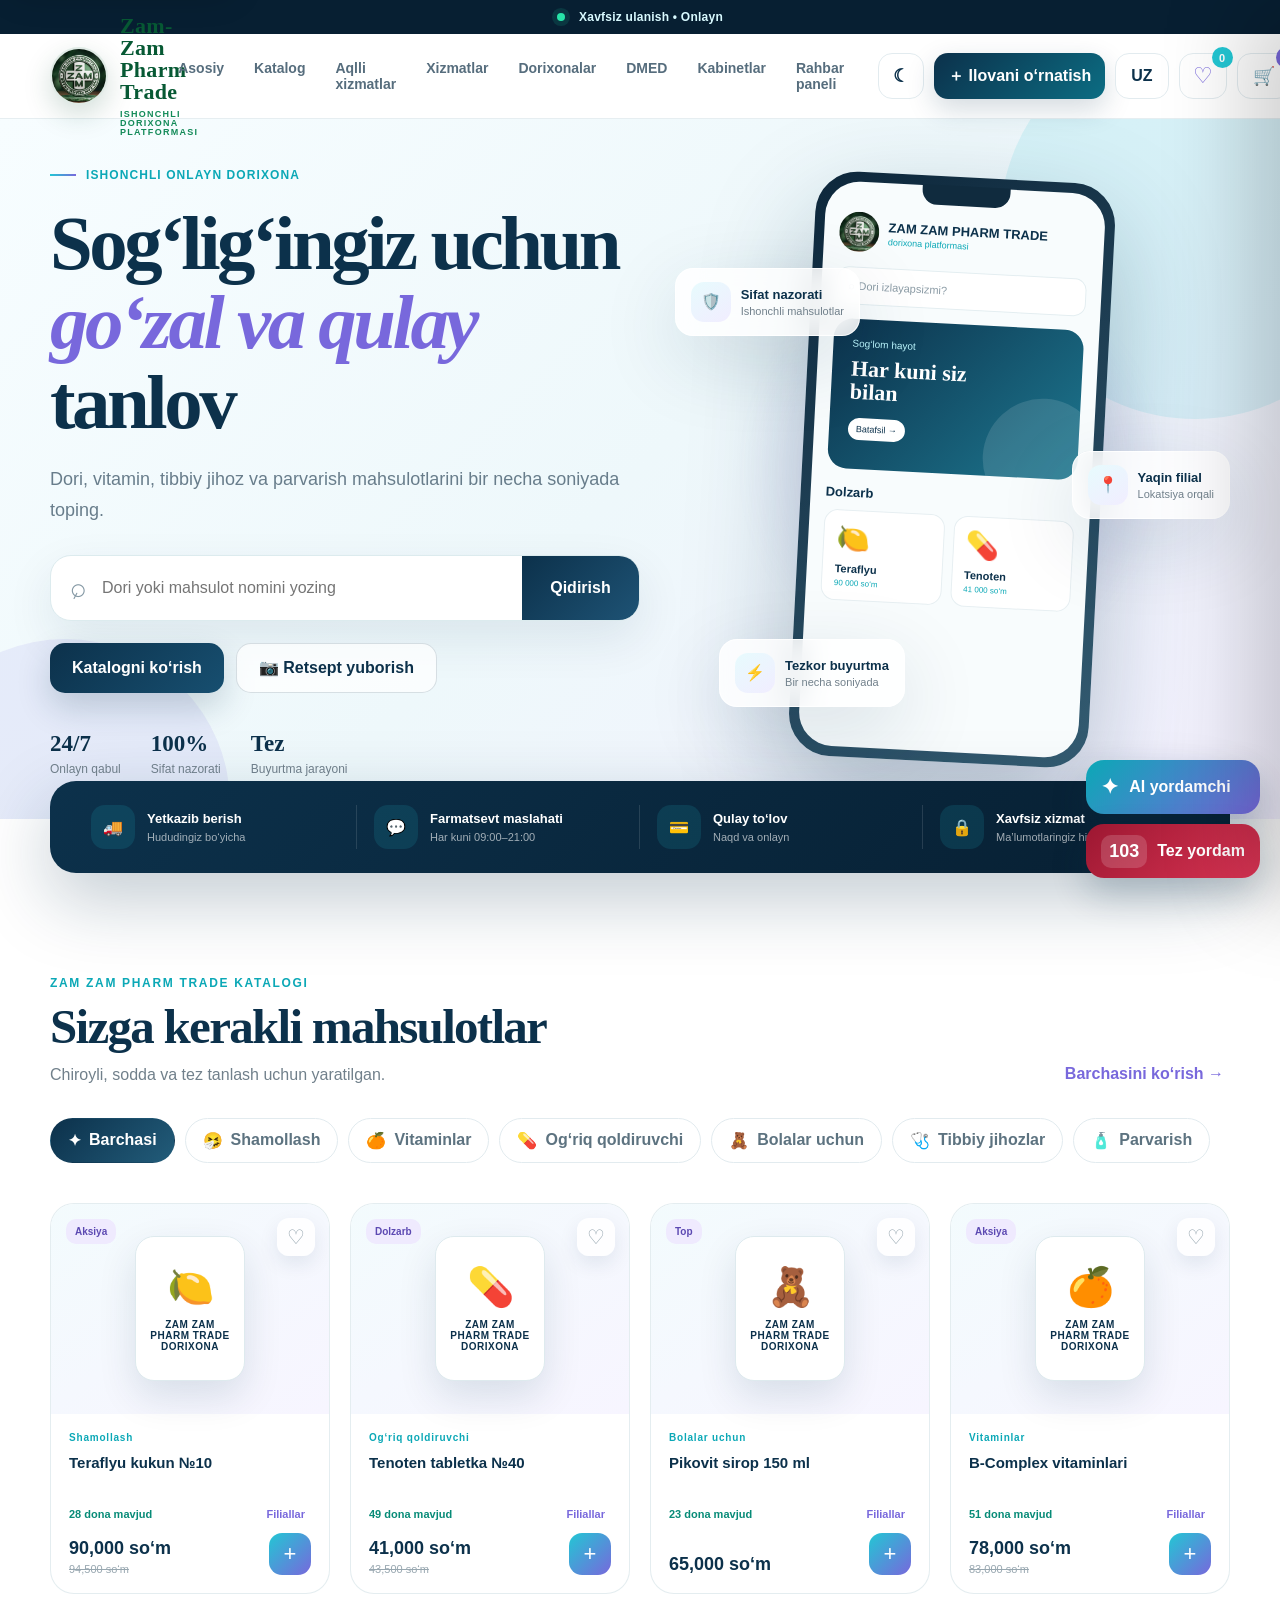
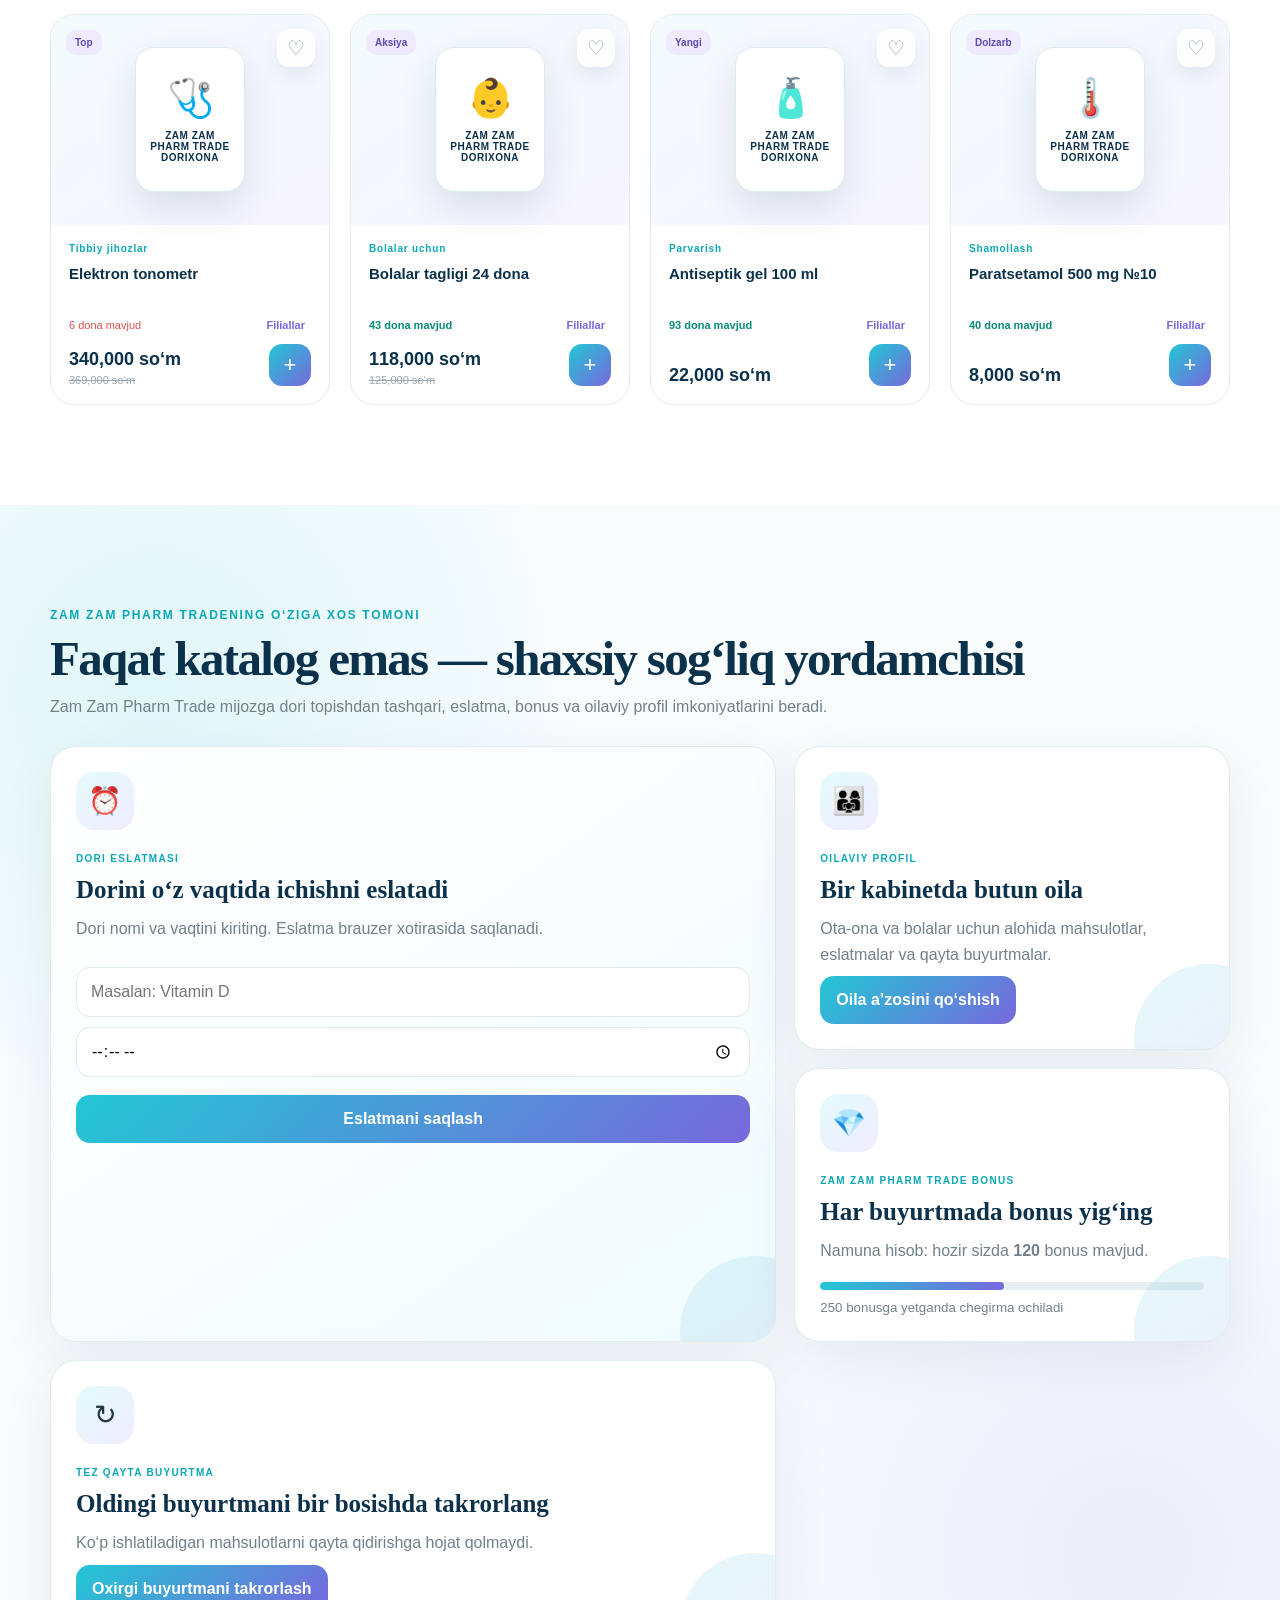
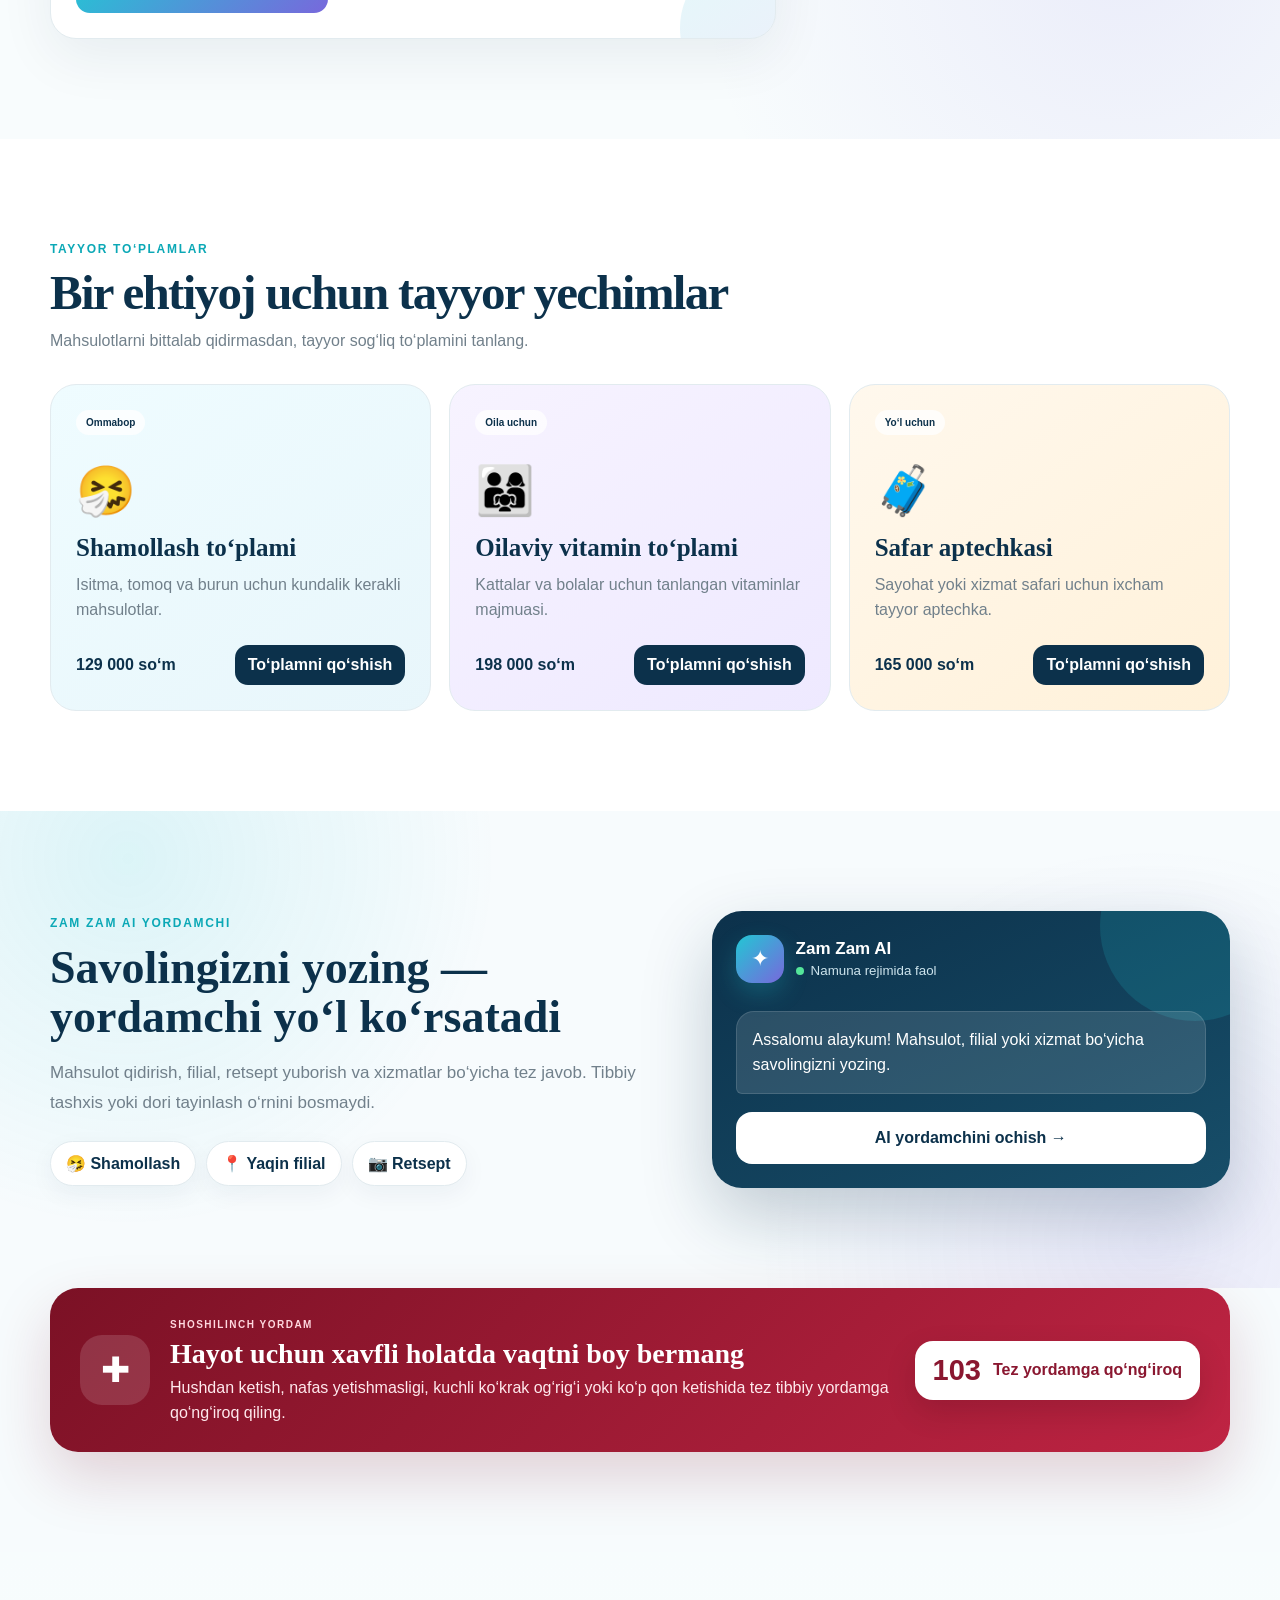
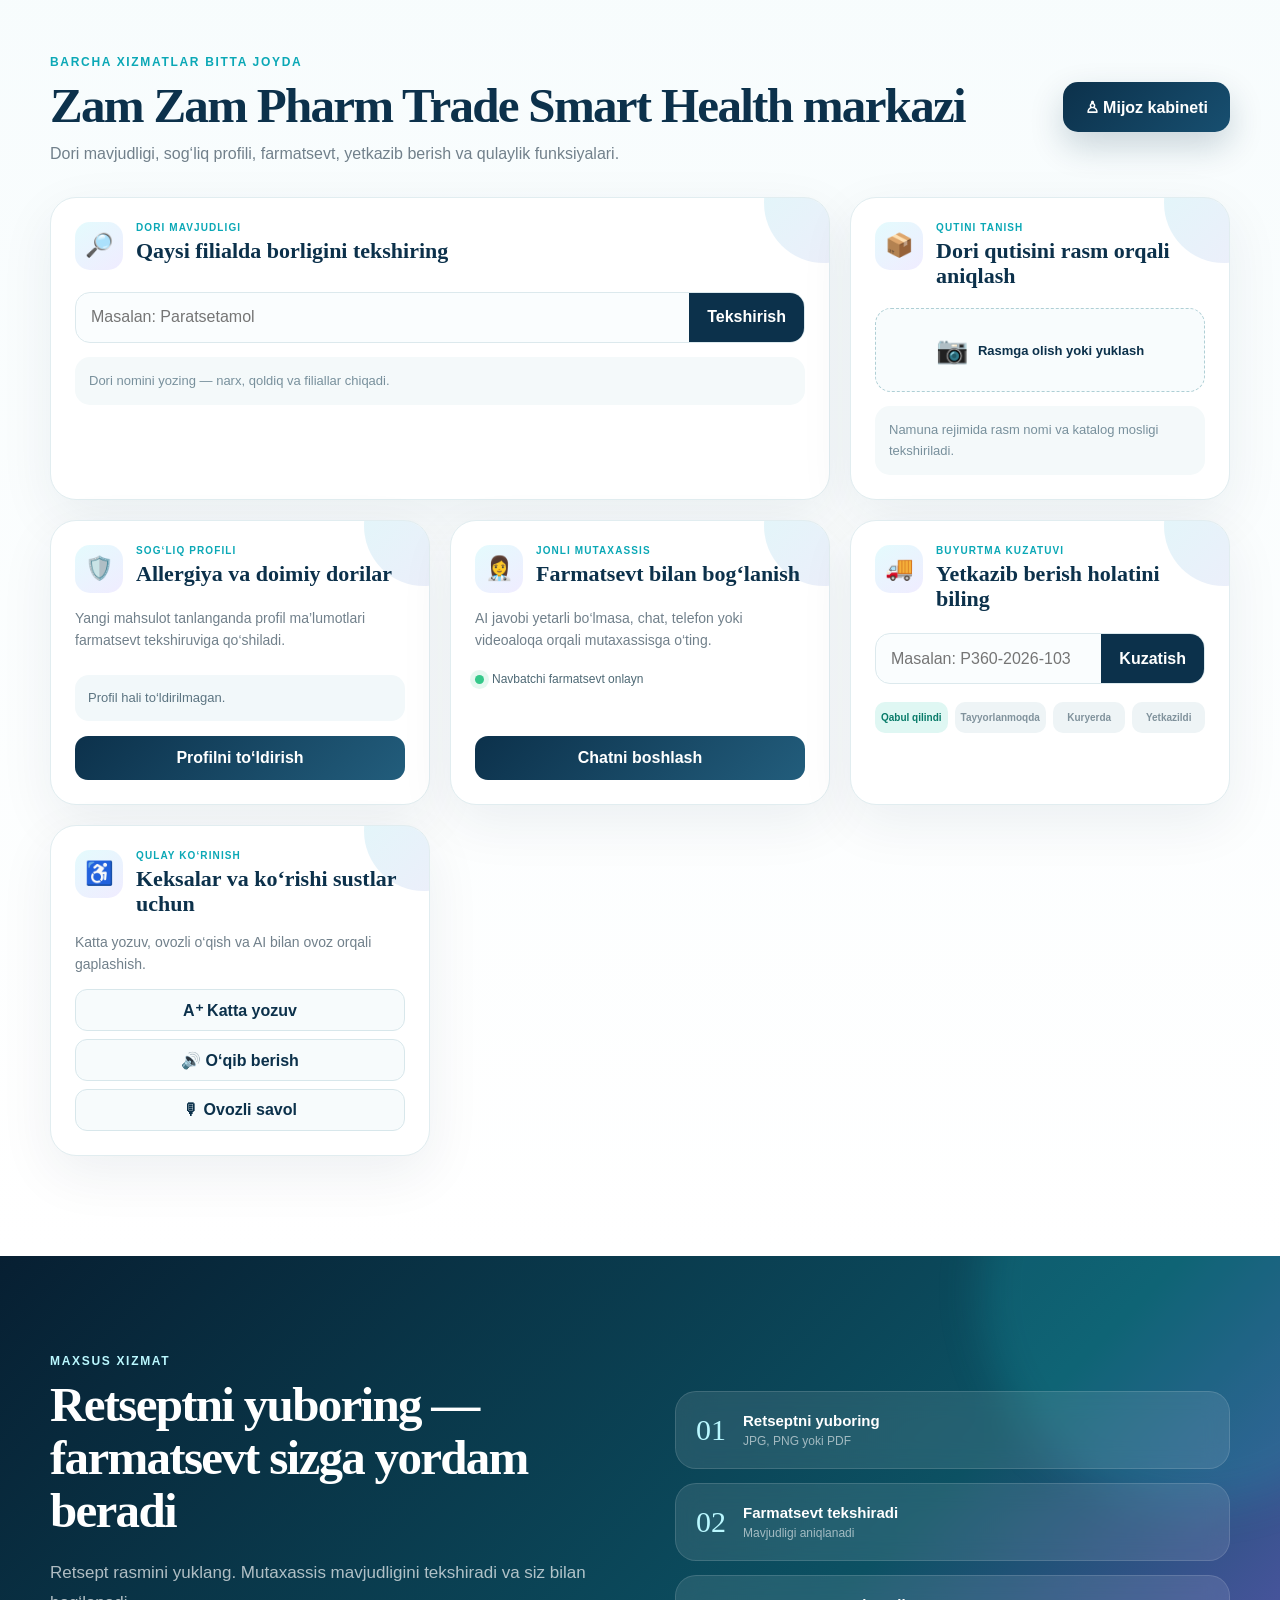
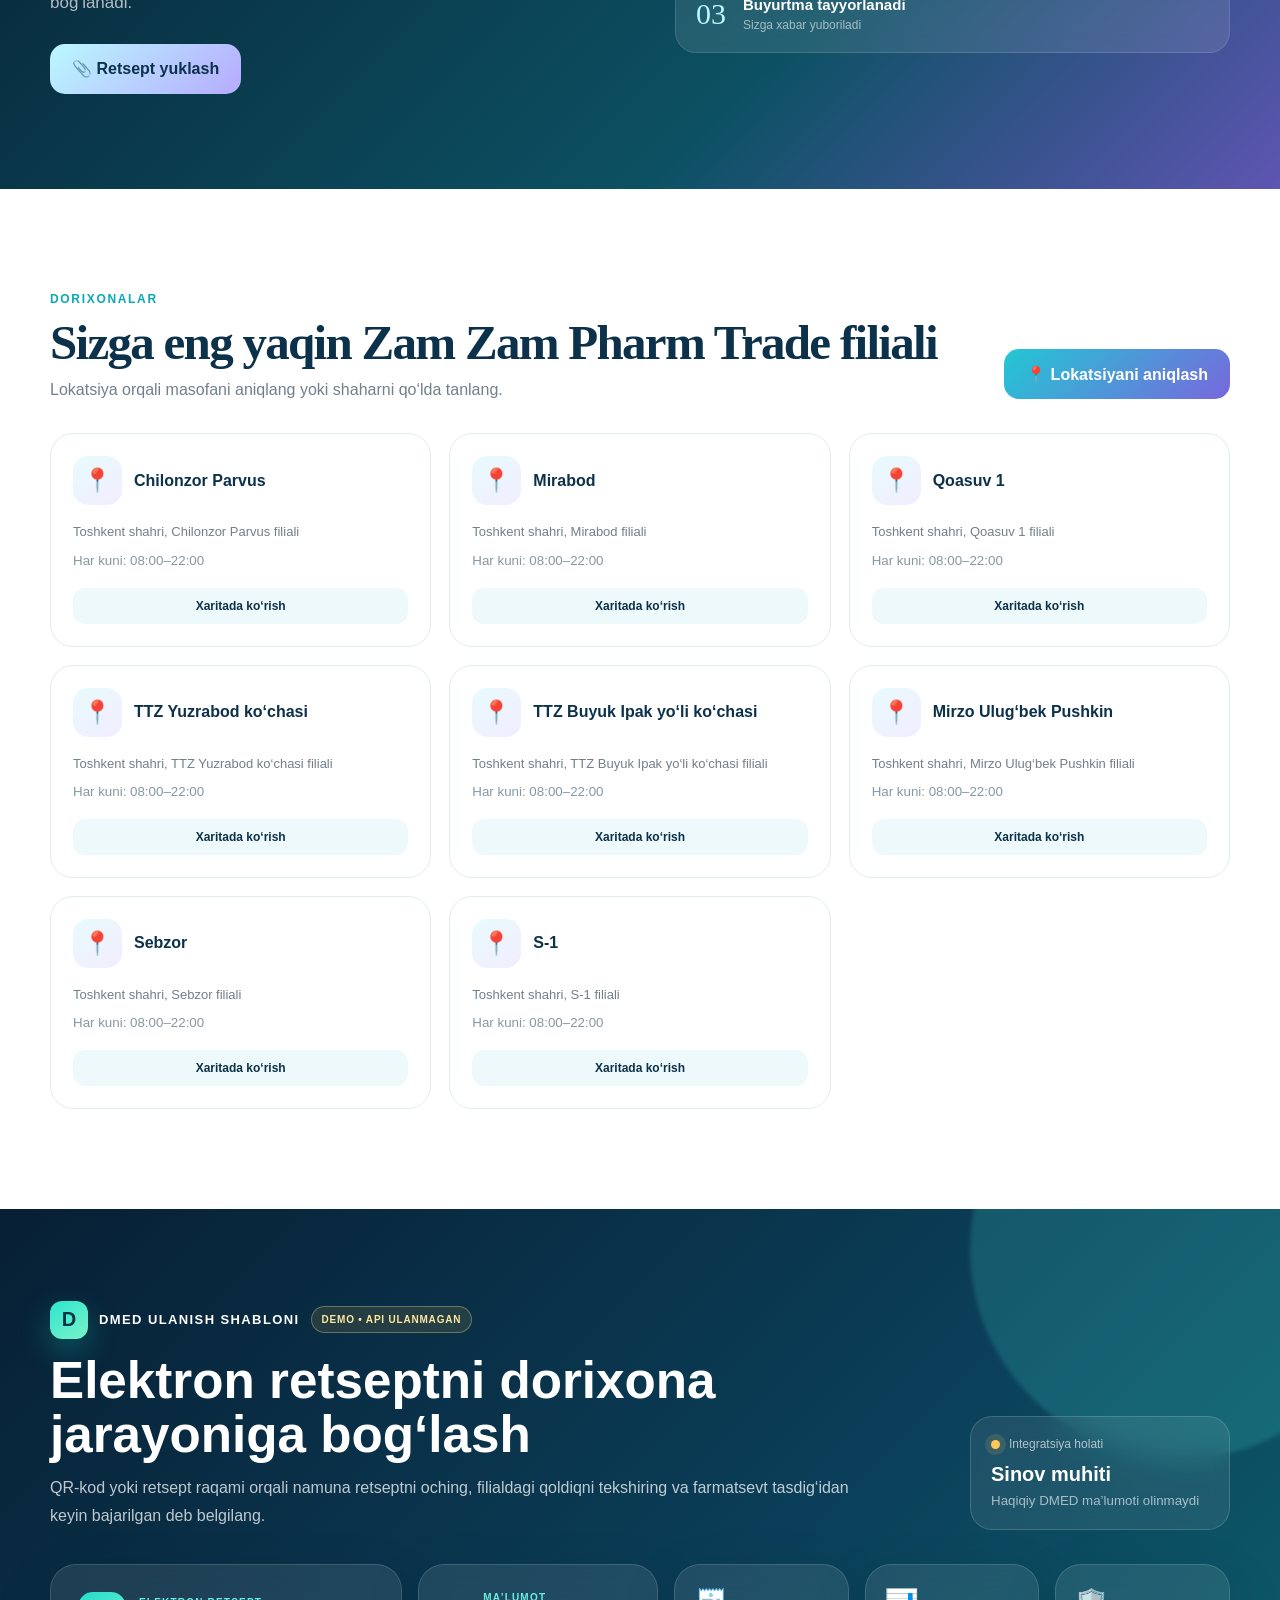
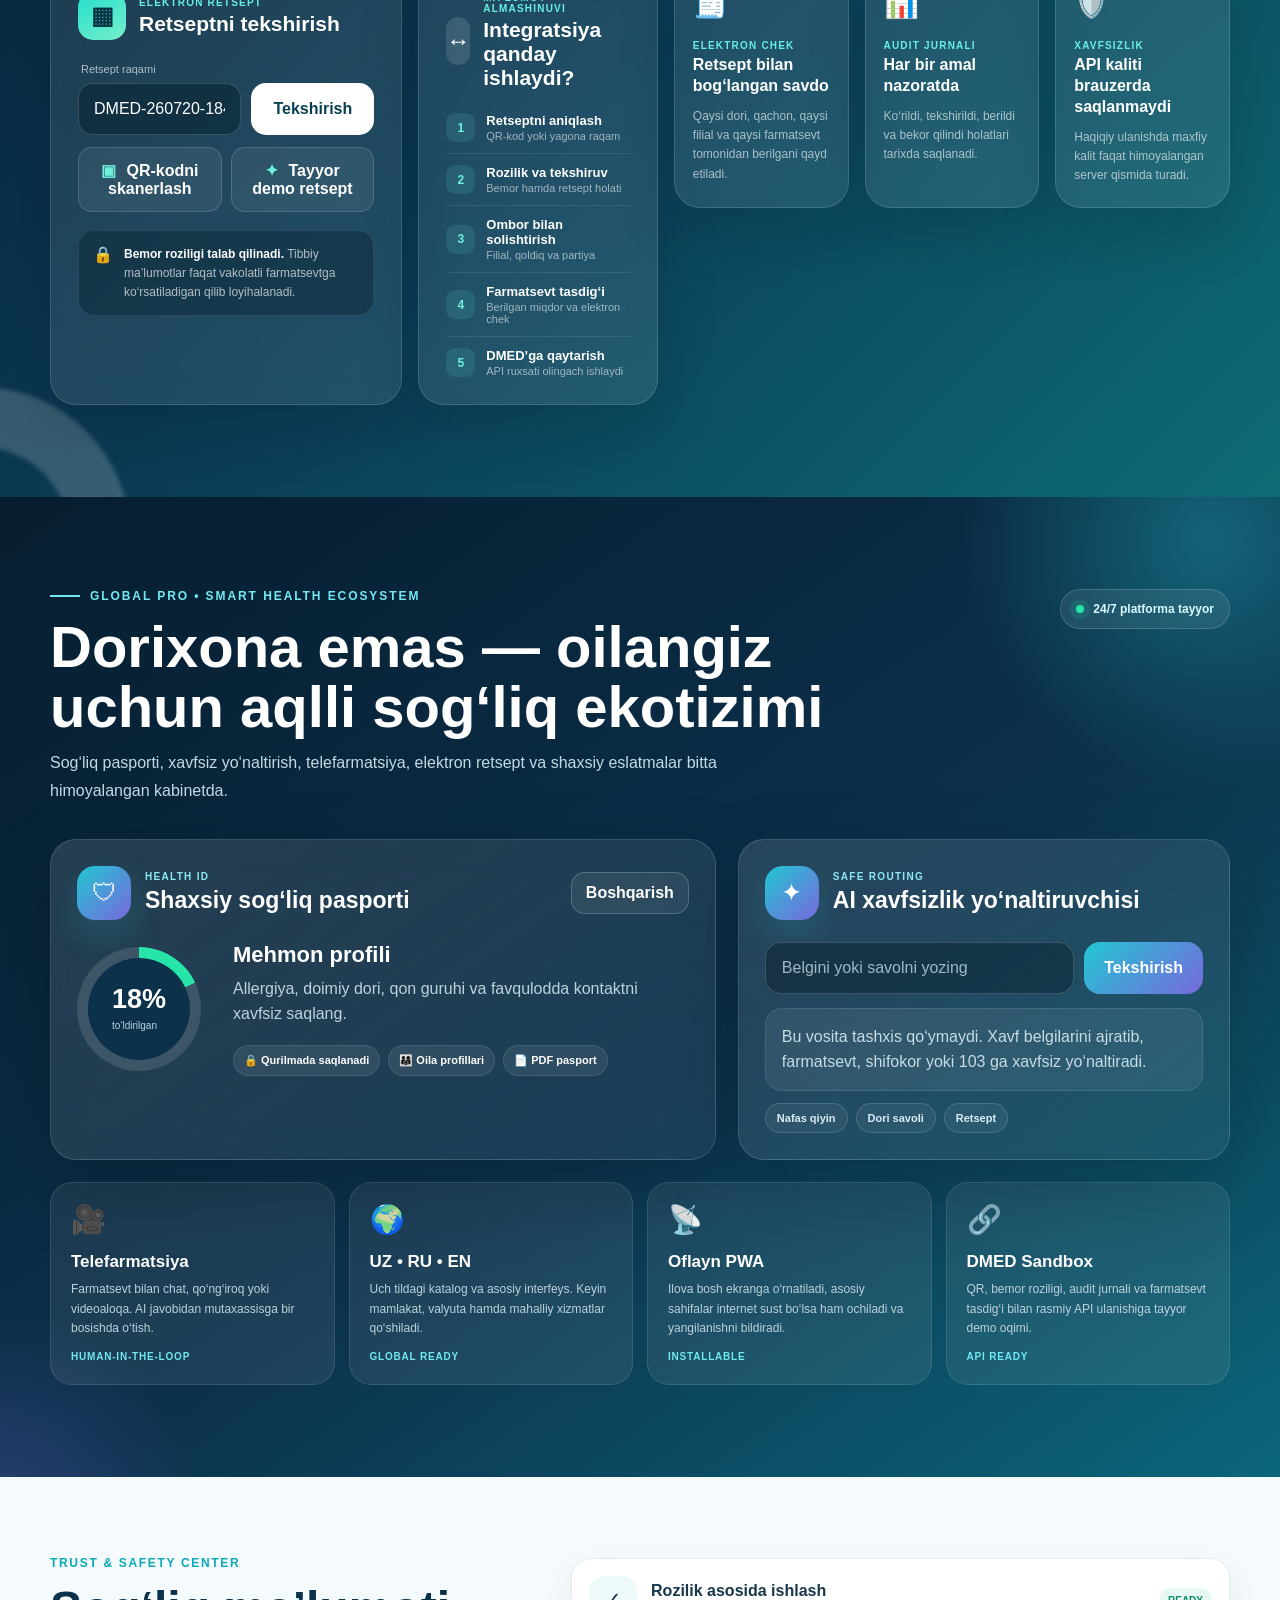
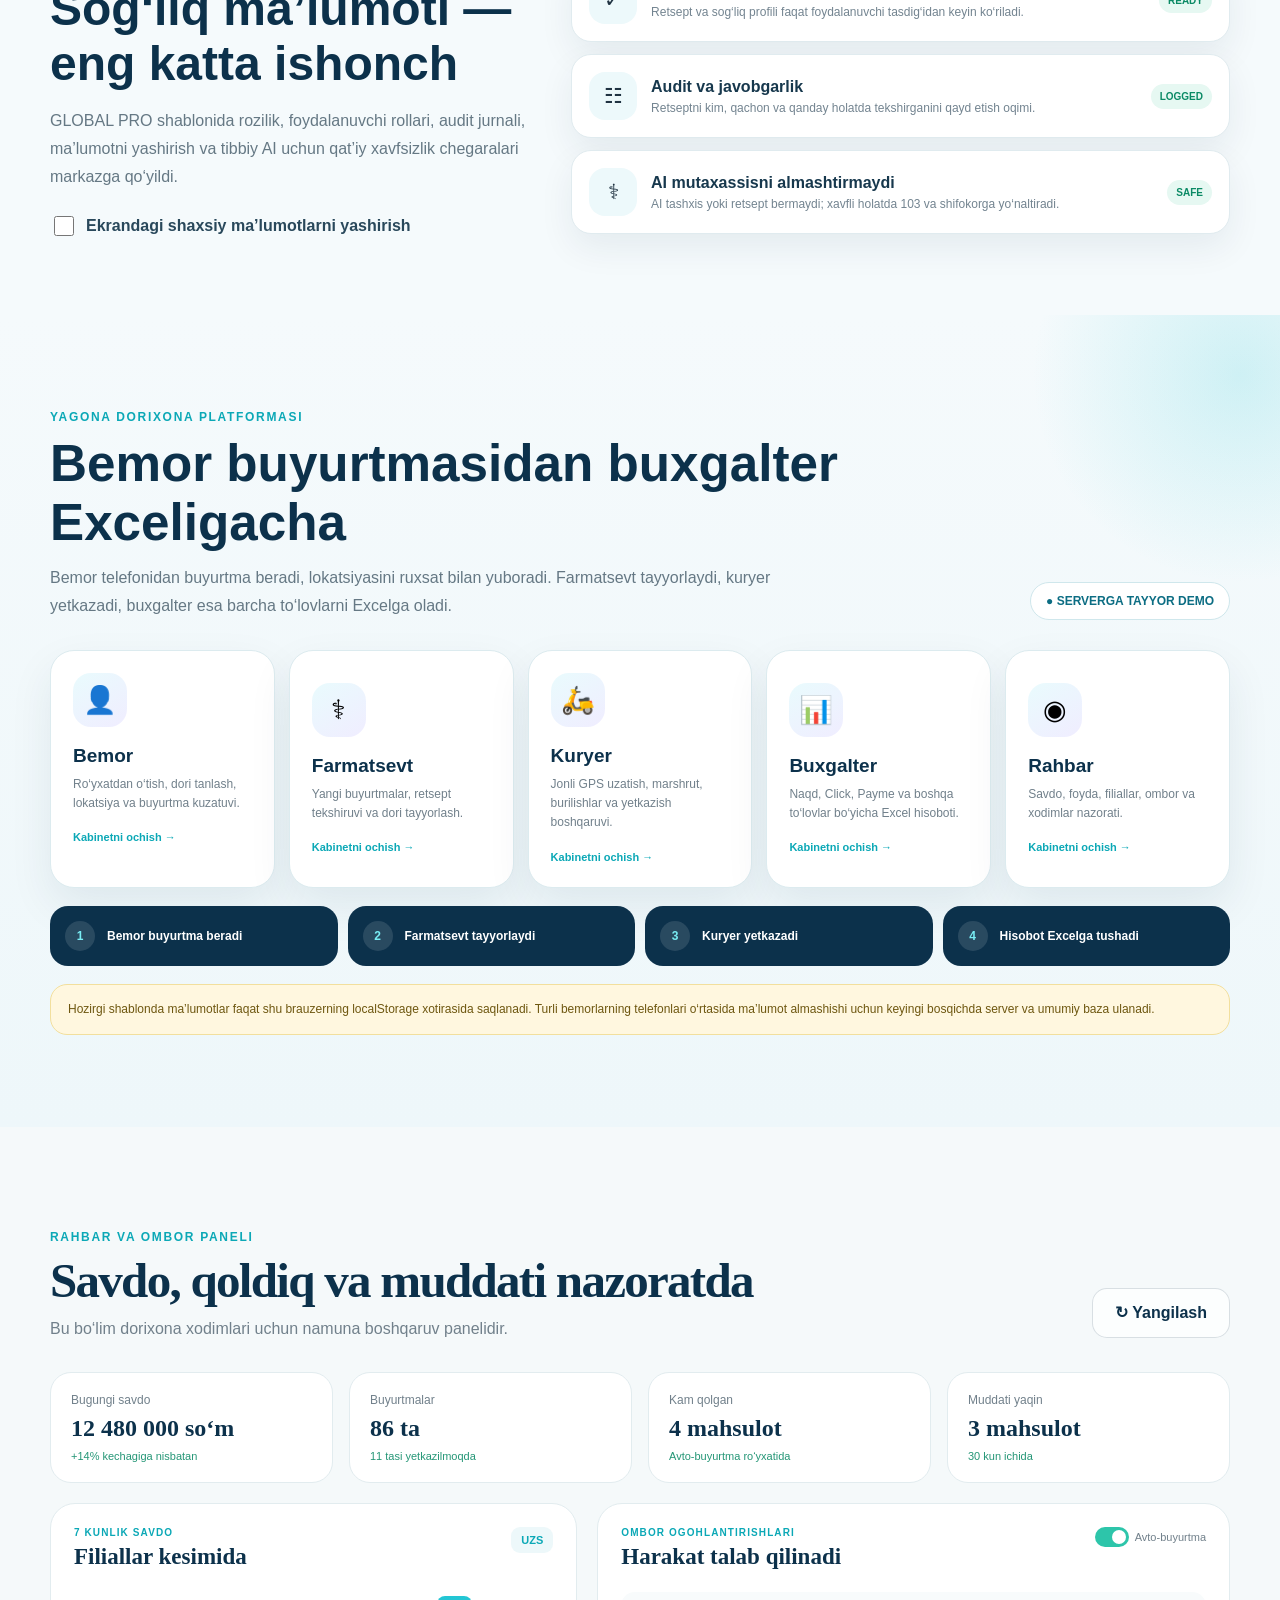
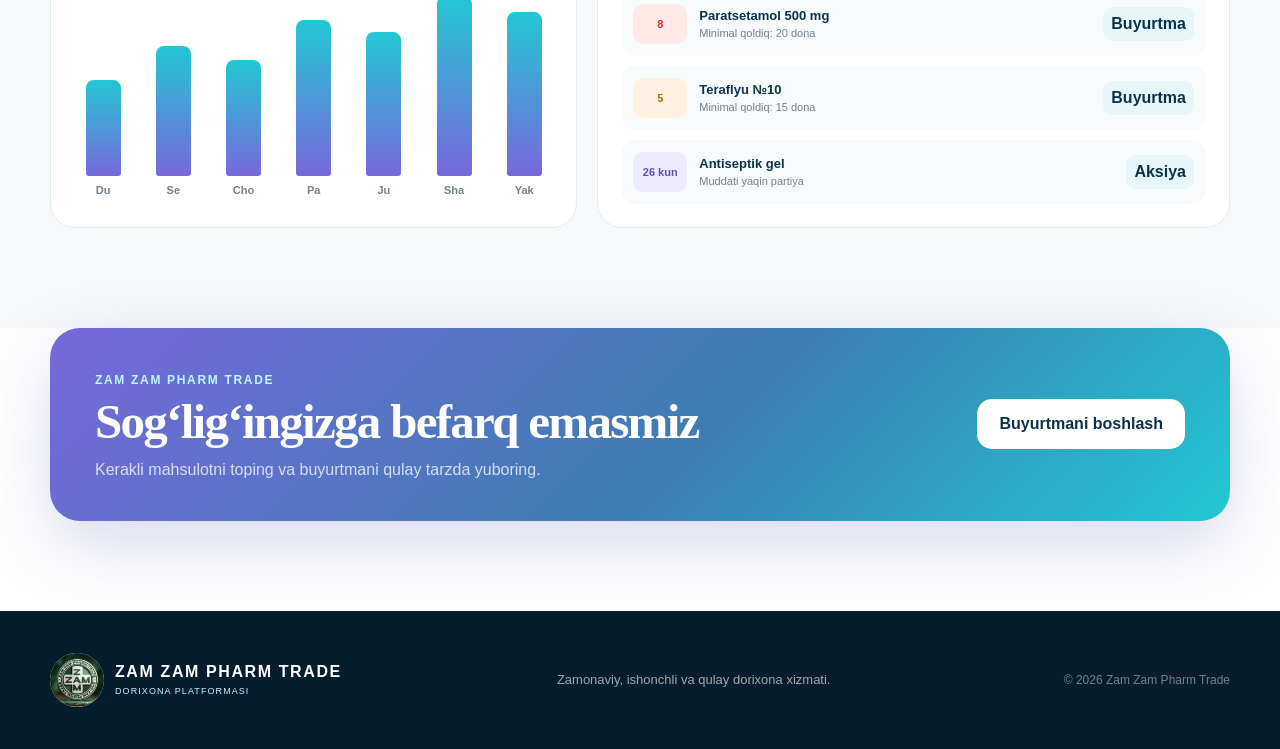
<file: index.html>
<!DOCTYPE html>
<html lang="uz">
<head>
  <meta charset="UTF-8">
  <meta name="viewport" content="width=device-width, initial-scale=1.0">
  <meta name="theme-color" content="#071f32">
  <meta name="application-name" content="Zam Zam Pharm Trade">
  <meta name="msapplication-TileColor" content="#071f32">
  <meta name="msapplication-TileImage" content="assets/zam-zam-icon-192.png?v=18">
  <meta name="color-scheme" content="light dark">
  <meta name="description" content="Zam Zam Pharm Trade PLATFORM PRO — bemor buyurtmasi, 3 til, Excel va kuryerni jonli xaritada kuzatish demo platformasi">
  <link rel="manifest" href="manifest.webmanifest?v=18">
  <link rel="shortcut icon" href="assets/zam-zam-favicon.ico?v=18">
  <link rel="apple-touch-icon" href="assets/zam-zam-icon-192.png?v=18">
  <link rel="icon" type="image/png" sizes="192x192" href="assets/zam-zam-icon-192.png?v=18">
  <link rel="icon" type="image/png" sizes="512x512" href="assets/zam-zam-icon-512.png?v=18">
  <meta name="mobile-web-app-capable" content="yes">
  <meta name="apple-mobile-web-app-capable" content="yes">
  <meta name="apple-mobile-web-app-status-bar-style" content="default">
  <meta name="apple-mobile-web-app-title" content="Zam Zam Pharm Trade">
  <title>Zam Zam Pharm Trade — PLATFORM PRO + LIVE KURYER + INTRO MUSIQA</title>
  <style>
:root{
  --cyan:#22c7d4;
  --cyan-dark:#0ba8b6;
  --navy:#0c314b;
  --navy-2:#071f32;
  --purple:#7868dc;
  --pink:#f0a7c5;
  --soft:#f4fafc;
  --white:#ffffff;
  --ink:#203342;
  --muted:#71808b;
  --line:#e2ebef;
  --danger:#d83d54;
  --shadow:0 24px 80px rgba(12,49,75,.14);
}
*{box-sizing:border-box}
html{scroll-behavior:smooth}
body{
  margin:0;
  background:#fff;
  color:var(--ink);
  font-family:Arial,Helvetica,sans-serif;
  padding-bottom:0;
}
button,input,select{font:inherit}
button,a{cursor:pointer}
a{text-decoration:none;color:inherit}
img{display:block;max-width:100%}
.container{width:min(1180px,calc(100% - 34px));margin:auto}
.hidden{display:none!important}

/* Splash */
.splash{
  position:fixed;
  inset:0;
  z-index:9999;
  display:grid;
  place-items:center;
  overflow:hidden;
  background:
    radial-gradient(circle at 50% 38%,rgba(255,255,255,.16),transparent 25%),
    linear-gradient(145deg,#0a2e47,#0c6d83 55%,#20c7d3);
  transition:opacity .7s ease,visibility .7s ease;
}
.splash-hide{opacity:0;visibility:hidden;pointer-events:none}
.splash-center{position:relative;z-index:3;text-align:center;color:#fff}
.splash-logo-frame{
  width:170px;
  height:170px;
  margin:auto;
  padding:7px;
  border-radius:50%;
  background:linear-gradient(145deg,#fff,rgba(255,255,255,.45));
  box-shadow:0 30px 100px rgba(4,28,45,.36);
  animation:splashLogo 1s cubic-bezier(.18,.89,.32,1.28) both;
}
.splash-logo-frame img{width:100%;height:100%;object-fit:contain;border-radius:50%;background:#fff}
.splash h1{font-size:43px;letter-spacing:.18em;margin:25px 0 0;padding-left:.18em}
.splash p{margin:7px 0 0;letter-spacing:.16em;color:#d8fbff}
.splash small{display:block;margin-top:13px;color:rgba(255,255,255,.75)}
.splash-progress{width:220px;height:4px;border-radius:99px;overflow:hidden;background:rgba(255,255,255,.2);margin:24px auto 0}
.splash-progress span{display:block;width:100%;height:100%;background:#fff;transform:translateX(-100%);animation:loadProgress 2.3s .55s forwards}
.splash-orbit{position:absolute;border-radius:50%;border:1px solid rgba(255,255,255,.18);animation:orbit 3s ease-in-out infinite}
.orbit-a{width:470px;height:470px}
.orbit-b{width:760px;height:760px;animation-delay:.8s}
.splash-light{position:absolute;width:320px;height:320px;border-radius:50%;background:rgba(120,104,220,.24);filter:blur(55px);right:8%;top:10%}
#skipSplash{position:absolute;right:22px;bottom:20px;border:1px solid rgba(255,255,255,.28);background:rgba(255,255,255,.10);color:#fff;padding:10px 14px;border-radius:13px}
#introSoundToggle{position:absolute;left:22px;bottom:20px;border:1px solid rgba(255,255,255,.28);background:rgba(255,255,255,.12);backdrop-filter:blur(10px);color:#fff;padding:10px 14px;border-radius:13px;display:flex;align-items:center;gap:7px;font-weight:700;box-shadow:0 10px 30px rgba(0,0,0,.10)}
#introSoundToggle:hover,#skipSplash:hover{background:rgba(255,255,255,.20)}
#introSoundToggle.sound-off{opacity:.72}
#introSoundHint{min-height:17px}
@media(max-width:520px){#introSoundToggle{left:12px;bottom:12px;padding:9px 11px;font-size:12px}#skipSplash{right:12px;bottom:12px;padding:9px 11px;font-size:12px}}

/* Header */
.header{
  position:sticky;
  top:0;
  z-index:50;
  background:rgba(255,255,255,.88);
  backdrop-filter:blur(18px);
  border-bottom:1px solid rgba(226,235,239,.85);
}
.header-inner{height:84px;display:flex;align-items:center;gap:34px}
.brand{display:flex;align-items:center;gap:12px;margin-right:auto}
.brand img{width:58px;height:58px;object-fit:contain;border-radius:50%;background:#fff;border:2px solid rgba(0,92,54,.12);box-shadow:0 10px 28px rgba(0,74,43,.18)}
.brand span{display:flex;flex-direction:column;line-height:1}
.brand strong{font-family:Georgia,serif;font-size:22px;letter-spacing:.015em;color:#075934;font-weight:800}
.brand small{font-size:9px;letter-spacing:.14em;color:#138a58;margin-top:7px;font-weight:800}
.desktop-nav{display:flex;gap:30px}
.desktop-nav a{font-size:14px;font-weight:700;color:#566d7d;position:relative}
.desktop-nav a:after{content:"";position:absolute;left:0;right:100%;bottom:-10px;height:2px;background:linear-gradient(90deg,var(--cyan),var(--purple));transition:.25s}
.desktop-nav a:hover:after{right:0}
.header-actions{display:flex;gap:10px}
.lang-button,.cart-button{
  height:46px;
  border:1px solid var(--line);
  background:#fff;
  color:var(--navy);
  border-radius:14px;
  padding:0 15px;
  font-weight:800;
}
.cart-button{position:relative;font-size:18px}
.cart-button b{position:absolute;right:-7px;top:-7px;min-width:21px;height:21px;border-radius:99px;background:var(--purple);color:#fff;display:grid;place-items:center;font-size:11px}

/* Hero */
.hero{position:relative;overflow:hidden;background:linear-gradient(135deg,#f7fdff 0%,#eef8fb 50%,#f4f1ff 100%)}
.hero-grid{min-height:700px;display:grid;grid-template-columns:1.03fr .97fr;align-items:center;gap:35px;position:relative;z-index:3}
.mini-label{display:inline-flex;align-items:center;gap:10px;color:var(--cyan-dark);font-size:12px;font-weight:800;letter-spacing:.09em;text-transform:uppercase}
.mini-label span{width:26px;height:2px;background:linear-gradient(90deg,var(--cyan),var(--purple))}
.hero h1{font-family:Georgia,serif;font-size:clamp(48px,6vw,80px);line-height:1.03;letter-spacing:-.045em;color:var(--navy);margin:22px 0}
.hero h1 em{font-style:italic;color:var(--purple)}
.hero-copy>p{max-width:650px;font-size:18px;line-height:1.75;color:#687d8b;margin:0 0 28px}
.search-box{
  width:min(690px,100%);
  height:66px;
  display:flex;
  align-items:center;
  overflow:hidden;
  background:#fff;
  border:1px solid #dcebee;
  border-radius:21px;
  box-shadow:0 18px 48px rgba(12,49,75,.09);
}
.search-icon{font-size:28px;color:#8498a4;margin-left:18px;transform:rotate(-17deg)}
.search-box input{flex:1;min-width:0;border:0;outline:0;padding:0 16px;color:var(--ink)}
.search-box button{height:100%;border:0;padding:0 28px;background:linear-gradient(135deg,var(--navy),#1e5375);color:#fff;font-weight:800}
.hero-buttons{display:flex;gap:12px;margin-top:22px;flex-wrap:wrap}
.primary-button,.soft-button,.accent-button,.white-button,.location-button{
  min-height:50px;
  border-radius:15px;
  padding:0 22px;
  border:0;
  display:inline-flex;
  align-items:center;
  justify-content:center;
  font-weight:800;
}
.primary-button{background:linear-gradient(135deg,var(--navy),#174f70);color:#fff;box-shadow:0 14px 34px rgba(12,49,75,.2)}
.soft-button{background:rgba(255,255,255,.72);color:var(--navy);border:1px solid rgba(12,49,75,.15)}
.full-button{width:100%;margin-top:12px}
.trust-grid{display:flex;gap:30px;margin-top:38px}
.trust-grid div{display:flex;flex-direction:column}
.trust-grid strong{font-family:Georgia,serif;font-size:23px;color:var(--navy)}
.trust-grid span{font-size:12px;color:var(--muted);margin-top:5px}

.hero-visual{height:610px;position:relative;display:grid;place-items:center}
.visual-glow{position:absolute;width:430px;height:430px;border-radius:50%;background:radial-gradient(circle,rgba(34,199,212,.32),rgba(120,104,220,.12),transparent 70%);filter:blur(5px)}
.phone-mockup{
  width:300px;
  height:585px;
  padding:10px;
  border-radius:42px;
  background:linear-gradient(145deg,#0d273b,#345c72);
  box-shadow:0 42px 110px rgba(12,49,75,.28);
  position:relative;
  z-index:3;
  transform:rotate(3deg);
  animation:phoneFloat 4s ease-in-out infinite;
}
.phone-top{width:88px;height:20px;border-radius:0 0 15px 15px;background:#102b3e;position:absolute;left:50%;top:9px;transform:translateX(-50%);z-index:4}
.phone-screen{height:100%;border-radius:34px;background:#f8fcfd;padding:30px 15px 18px;overflow:hidden}
.phone-brand{display:flex;align-items:center;gap:9px}
.phone-brand img{width:40px;height:40px;object-fit:contain;border-radius:50%;background:#fff}
.phone-brand div{display:flex;flex-direction:column}
.phone-brand b{font-size:13px;color:var(--navy)}
.phone-brand small{font-size:9px;color:var(--cyan-dark);margin-top:2px}
.phone-search{height:38px;border-radius:12px;background:#fff;border:1px solid #e4eef1;color:#8b9ba5;font-size:11px;display:flex;align-items:center;padding:0 11px;margin-top:15px}
.phone-banner{height:150px;border-radius:19px;padding:19px;margin-top:14px;background:linear-gradient(135deg,var(--navy),#1d7890);color:#fff;display:flex;flex-direction:column;position:relative;overflow:hidden}
.phone-banner:after{content:"";position:absolute;width:120px;height:120px;border-radius:50%;background:rgba(255,255,255,.12);right:-25px;bottom:-40px}
.phone-banner span{font-size:10px;color:#bdf8ff}
.phone-banner b{font-family:Georgia,serif;font-size:22px;max-width:150px;margin-top:8px;line-height:1.05}
.banner-pill{display:inline-flex;align-self:flex-start;font-size:9px;background:#fff;color:var(--navy);border-radius:99px;padding:6px 8px;margin-top:15px}
.phone-title{font-size:13px;font-weight:800;color:var(--navy);margin:16px 0 10px}
.phone-products{display:grid;grid-template-columns:1fr 1fr;gap:9px}
.phone-products div{background:#fff;border:1px solid #e7eff2;border-radius:14px;padding:12px;display:flex;flex-direction:column}
.phone-products span{font-size:27px}
.phone-products b{font-size:11px;color:var(--navy);margin-top:8px}
.phone-products small{font-size:8px;color:var(--cyan-dark);margin-top:4px}
.float-card{
  position:absolute;
  z-index:5;
  display:flex;
  align-items:center;
  gap:10px;
  padding:13px 15px;
  border-radius:18px;
  background:rgba(255,255,255,.83);
  backdrop-filter:blur(14px);
  border:1px solid rgba(255,255,255,.85);
  box-shadow:var(--shadow);
}
.float-card>span{width:40px;height:40px;border-radius:13px;background:linear-gradient(145deg,#e7fbfd,#f1edff);display:grid;place-items:center}
.float-card div{display:flex;flex-direction:column}
.float-card b{font-size:13px;color:var(--navy)}
.float-card small{font-size:11px;color:var(--muted);margin-top:3px}
.card-one{left:0;top:17%;animation:chipFloat 3.8s ease-in-out infinite}
.card-two{right:0;top:47%;animation:chipFloat 4.2s ease-in-out .6s infinite}
.card-three{left:8%;bottom:11%;animation:chipFloat 3.7s ease-in-out 1s infinite}
.hero-shape{position:absolute;border-radius:50%}
.shape-one{width:390px;height:390px;background:rgba(34,199,212,.12);right:-110px;top:-90px}
.shape-two{width:330px;height:330px;background:rgba(120,104,220,.10);left:-100px;bottom:-150px}

/* Benefits */
.benefit-strip{margin-top:-38px;position:relative;z-index:10}
.benefit-grid{
  background:linear-gradient(135deg,var(--navy),var(--navy-2));
  color:#fff;
  border-radius:26px;
  padding:24px;
  display:grid;
  grid-template-columns:repeat(4,1fr);
  box-shadow:0 26px 72px rgba(12,49,75,.25);
}
.benefit-grid article{display:flex;align-items:center;gap:12px;padding:0 17px;border-right:1px solid rgba(255,255,255,.12)}
.benefit-grid article:last-child{border-right:0}
.benefit-grid article>span{width:44px;height:44px;border-radius:14px;background:rgba(34,199,212,.13);display:grid;place-items:center}
.benefit-grid div{display:flex;flex-direction:column}
.benefit-grid b{font-size:13px}
.benefit-grid small{font-size:11px;color:rgba(255,255,255,.62);margin-top:5px}

/* Sections */
.catalog,.branches{padding:100px 0}
.section-heading{display:flex;align-items:flex-end;justify-content:space-between;gap:24px;margin-bottom:34px}
.section-label{font-size:12px;font-weight:800;letter-spacing:.14em;color:var(--cyan-dark)}
.section-label.light{color:#baf8ff}
.section-heading h2,.services h2,.modal-card h2,.cta h2{font-family:Georgia,serif;font-size:clamp(33px,4vw,49px);line-height:1.08;color:var(--navy);margin:10px 0 0;letter-spacing:-.035em}
.section-heading p{margin:12px 0 0;color:var(--muted)}
.text-button{border:0;background:transparent;color:var(--purple);font-weight:800}
.category-list{display:flex;gap:10px;overflow-x:auto;padding-bottom:10px;margin-bottom:30px;scrollbar-width:none}
.category-list::-webkit-scrollbar{display:none}
.category-pill{flex:none;display:flex;align-items:center;gap:8px;border:1px solid var(--line);background:#fff;border-radius:99px;padding:12px 17px;color:#5d7380;font-weight:700}
.category-pill.active{background:linear-gradient(135deg,var(--navy),#225c7a);color:#fff;border-color:transparent}
.product-grid{display:grid;grid-template-columns:repeat(4,1fr);gap:20px}
.product-card{background:#fff;border:1px solid rgba(226,235,239,.9);border-radius:24px;overflow:hidden;display:flex;flex-direction:column;transition:.25s}
.product-card:hover{transform:translateY(-7px);box-shadow:var(--shadow)}
.product-image{height:210px;display:grid;place-items:center;position:relative;background:linear-gradient(145deg,#f3fbfd,#f7f5ff)}
.product-pack{width:110px;height:145px;border-radius:19px;background:#fff;border:1px solid #deeaee;box-shadow:0 16px 38px rgba(12,49,75,.12);display:flex;flex-direction:column;align-items:center;justify-content:center;text-align:center;padding:12px}
.product-pack span{font-size:38px}
.product-pack small{font-size:10px;font-weight:800;color:var(--navy);margin-top:10px;letter-spacing:.05em}
.product-badge{position:absolute;left:15px;top:15px;background:#efeafe;color:#5c49b2;border-radius:10px;padding:7px 9px;font-size:10px;font-weight:800}
.product-info{padding:18px;display:flex;flex-direction:column;flex:1}
.product-info>small{font-size:10px;font-weight:800;letter-spacing:.08em;color:var(--cyan-dark)}
.product-info h3{font-size:15px;line-height:1.45;color:var(--navy);margin:9px 0 17px;min-height:44px}
.price-row{display:flex;align-items:flex-end;justify-content:space-between;gap:10px;margin-top:auto}
.price-row strong{font-size:18px;color:var(--navy)}
.price-row del{display:block;font-size:11px;color:#98a7b0;margin-top:4px}
.add-button{width:42px;height:42px;border:0;border-radius:13px;background:linear-gradient(135deg,var(--cyan),var(--purple));color:#fff;font-size:22px}
.empty-state{text-align:center;padding:70px 20px}
.empty-state>span{font-size:48px;color:var(--purple)}
.empty-state h3{color:var(--navy);margin:10px 0}
.empty-state p{color:var(--muted)}

/* Services */
.services{position:relative;overflow:hidden;padding:95px 0;background:linear-gradient(135deg,var(--navy-2),#0c5163 65%,#5e55b2);color:#fff}
.services-light{position:absolute;width:430px;height:430px;border-radius:50%;background:rgba(34,199,212,.16);filter:blur(20px);right:-130px;top:-180px}
.services-grid{display:grid;grid-template-columns:1fr 1fr;gap:70px;align-items:center;position:relative;z-index:2}
.services h2{color:#fff}
.services-copy p{font-size:17px;line-height:1.75;color:rgba(255,255,255,.68);max-width:630px;margin:20px 0 26px}
.accent-button{background:linear-gradient(135deg,#baf8ff,#b6abff);color:var(--navy)}
.steps{display:grid;gap:14px}
.steps article{display:flex;align-items:center;gap:17px;padding:20px;border-radius:21px;background:rgba(255,255,255,.10);border:1px solid rgba(255,255,255,.13);backdrop-filter:blur(12px)}
.steps article>span{font-family:Georgia,serif;font-size:30px;color:#baf8ff}
.steps div{display:flex;flex-direction:column}
.steps b{font-size:15px}
.steps small{font-size:12px;color:rgba(255,255,255,.58);margin-top:5px}

/* Branches */
.location-button{background:linear-gradient(135deg,var(--cyan),var(--purple));color:#fff}
.nearest-result{margin-bottom:20px;padding:18px 20px;border-radius:18px;background:linear-gradient(135deg,#e9fbfd,#f0edff);border:1px solid #d7e9ee;color:var(--navy)}
.branch-grid{display:grid;grid-template-columns:repeat(3,1fr);gap:18px}
.branch-card{background:#fff;border:1px solid var(--line);border-radius:23px;padding:22px;display:flex;flex-direction:column;transition:.2s}
.branch-card.nearest{border-color:var(--purple);box-shadow:0 18px 55px rgba(120,104,220,.16)}
.branch-head{display:flex;align-items:center;gap:12px}
.branch-icon{width:49px;height:49px;border-radius:15px;background:linear-gradient(145deg,#e8fbfd,#f2edff);display:grid;place-items:center;font-size:23px}
.branch-card h3{font-size:16px;color:var(--navy);margin:0}
.branch-card p{font-size:13px;line-height:1.55;color:var(--muted);margin:17px 0 10px}
.branch-card>small{color:#8797a0}
.distance{align-self:flex-start;margin-top:12px;padding:7px 9px;border-radius:10px;background:#efeafe;color:#5c49b2;font-size:11px;font-weight:800}
.branch-actions{display:grid;grid-template-columns:1fr 1fr;gap:8px;margin-top:20px}.branch-actions.single{grid-template-columns:1fr}
.branch-actions a{text-align:center;padding:11px;border-radius:12px;font-size:12px;font-weight:800}
.call-link{background:var(--navy);color:#fff}
.map-link{background:#eef9fb;color:var(--navy)}

/* CTA */
.cta{padding:0 0 90px}
.cta-card{border-radius:30px;padding:42px 45px;background:linear-gradient(135deg,var(--purple),#3d7db2 55%,var(--cyan));color:#fff;display:flex;align-items:center;justify-content:space-between;gap:24px;box-shadow:0 24px 70px rgba(82,82,177,.22)}
.cta h2{color:#fff;margin-top:8px}
.cta p{color:rgba(255,255,255,.76);margin:12px 0 0}
.white-button{background:#fff;color:var(--navy);white-space:nowrap}

/* Footer */
footer{background:#061d2d;color:#fff;padding:42px 0}
.footer-grid{display:grid;grid-template-columns:1fr 1fr auto;align-items:center;gap:30px}
.footer-brand{display:flex;align-items:center;gap:11px}
.footer-brand img{width:54px;height:54px;object-fit:contain;border-radius:50%;background:#fff}
.footer-brand div{display:flex;flex-direction:column}
.footer-brand strong{letter-spacing:.1em}
.footer-brand small{font-size:9px;letter-spacing:.12em;color:#baf8ff;margin-top:5px}
footer p{font-size:13px;color:rgba(255,255,255,.62)}
.footer-grid>span{font-size:12px;color:rgba(255,255,255,.45)}

/* Drawer */
.overlay{position:fixed;inset:0;z-index:80;background:rgba(6,29,45,.55);opacity:0;pointer-events:none;transition:.25s}
.overlay.open{opacity:1;pointer-events:auto}
.cart-drawer{position:fixed;right:0;top:0;bottom:0;z-index:90;width:min(440px,100%);background:#fff;transform:translateX(100%);transition:.3s;display:flex;flex-direction:column;box-shadow:-35px 0 80px rgba(0,0,0,.18)}
.cart-drawer.open{transform:translateX(0)}
.drawer-header{padding:26px;border-bottom:1px solid var(--line);display:flex;justify-content:space-between;align-items:flex-start}
.drawer-header small{color:var(--cyan-dark);font-weight:800;letter-spacing:.13em}
.drawer-header h2{font-family:Georgia,serif;color:var(--navy);margin:7px 0 0}
.drawer-header button,.modal-close{width:39px;height:39px;border:1px solid var(--line);background:#fff;border-radius:13px;font-size:24px;color:var(--navy)}
.cart-items{padding:18px;overflow:auto;flex:1}
.empty-cart{text-align:center;color:var(--muted);padding:50px 12px}
.empty-cart span{font-size:45px}
.cart-item{display:grid;grid-template-columns:52px 1fr auto;gap:12px;align-items:center;padding:14px 0;border-bottom:1px solid var(--line)}
.cart-emoji{width:52px;height:52px;border-radius:14px;background:linear-gradient(145deg,#e7fbfd,#f0edff);display:grid;place-items:center;font-size:22px}
.cart-item h4{margin:0 0 4px;color:var(--navy);font-size:14px}
.cart-item small{color:var(--muted)}
.qty{display:flex;align-items:center;gap:7px;margin-top:8px}
.qty button{width:25px;height:25px;border:1px solid var(--line);background:#fff;border-radius:8px}
.remove-button{border:0;background:transparent;color:var(--danger);font-size:18px}
.drawer-footer{padding:20px;border-top:1px solid var(--line)}
.drawer-footer>div{display:flex;justify-content:space-between;margin-bottom:15px}
.drawer-footer strong{font-size:20px;color:var(--navy)}
.drawer-footer button{width:100%;height:52px;border:0;border-radius:15px;background:linear-gradient(135deg,var(--cyan),var(--purple));color:#fff;font-weight:800}

/* Modal */
.modal{position:fixed;inset:0;z-index:110;background:rgba(6,29,45,.58);display:grid;place-items:center;padding:18px;opacity:0;visibility:hidden;pointer-events:none;transition:.25s}
.modal.open{opacity:1;visibility:visible;pointer-events:auto}
.modal-card{width:min(510px,100%);background:#fff;border-radius:28px;padding:32px;position:relative;box-shadow:0 30px 90px rgba(0,0,0,.22)}
.modal-card h2{font-size:34px}
.modal-card>p{color:var(--muted);line-height:1.6}
.modal-close{position:absolute;right:18px;top:18px}
.modal-icon{width:67px;height:67px;border-radius:21px;background:linear-gradient(145deg,#e6fbfd,#f0edff);display:grid;place-items:center;font-size:30px;margin-bottom:20px}
.upload-box{border:2px dashed #cfdee4;border-radius:20px;padding:28px;display:flex;flex-direction:column;align-items:center;background:#f7fbfc}
.upload-box input{display:none}
.upload-box>span{font-size:34px}
.upload-box b{color:var(--navy);margin-top:8px}
.upload-box small{color:var(--muted);margin-top:5px}
#citySelect{width:100%;height:49px;border:1px solid var(--line);border-radius:14px;padding:0 13px;margin-top:14px;background:#fff}
.status{margin-top:13px;padding:12px;border-radius:12px;background:#e9fbfd;color:var(--navy);font-size:13px}
.status.error{background:#fff0f2;color:#9e2f43}

/* Mobile nav */
.mobile-nav{display:none}

/* Animations */
@keyframes splashLogo{from{opacity:0;transform:scale(.45) rotate(-12deg)}to{opacity:1;transform:scale(1) rotate(0)}}
@keyframes loadProgress{to{transform:translateX(0)}}
@keyframes orbit{0%,100%{transform:scale(.92);opacity:.45}50%{transform:scale(1.05);opacity:.12}}
@keyframes phoneFloat{0%,100%{transform:rotate(3deg) translateY(0)}50%{transform:rotate(3deg) translateY(-9px)}}
@keyframes chipFloat{0%,100%{transform:translateY(0)}50%{transform:translateY(-7px)}}

/* Responsive */
@media(max-width:980px){
  .desktop-nav{display:none}
  .hero-grid{grid-template-columns:1fr;min-height:auto;padding:84px 0 66px}
  .hero-copy{text-align:center}
  .mini-label,.hero-buttons,.trust-grid{justify-content:center}
  .hero-copy>p{margin-left:auto;margin-right:auto}
  .search-box{margin:auto}
  .hero-visual{height:560px}
  .benefit-grid{grid-template-columns:repeat(2,1fr);gap:18px}
  .benefit-grid article{border-right:0}
  .product-grid{grid-template-columns:repeat(2,1fr)}
  .services-grid{grid-template-columns:1fr}
  .services-copy{text-align:center}
  .services-copy p{margin-left:auto;margin-right:auto}
  .branch-grid{grid-template-columns:1fr 1fr}
}
@media(max-width:680px){
  body{padding-bottom:76px}
  .container{width:min(100% - 22px,1180px)}
  .header-inner{height:72px}
  .brand img{width:46px;height:46px}
  .brand strong{font-size:18px}
  .brand small{font-size:8px}
  .lang-button{height:42px}
  .cart-button{display:none}
  .hero-grid{padding-top:58px}
  .hero h1{font-size:42px}
  .hero-copy>p{font-size:15px}
  .search-box{height:57px}
  .search-box button{padding:0 16px}
  .trust-grid{gap:16px}
  .trust-grid strong{font-size:20px}
  .hero-visual{height:500px}
  .phone-mockup{width:250px;height:480px}
  .phone-banner{height:125px}
  .phone-banner b{font-size:18px}
  .phone-products div{padding:9px}
  .float-card{padding:10px}
  .float-card>span{width:34px;height:34px}
  .card-one{left:0}
  .card-two{right:0}
  .card-three{left:2%}
  .benefit-strip{margin-top:-20px}
  .benefit-grid{grid-template-columns:1fr;padding:19px}
  .benefit-grid article{padding:8px}
  .catalog,.branches{padding:70px 0}
  .section-heading{align-items:flex-start}
  .section-heading h2{font-size:34px}
  .product-grid{grid-template-columns:repeat(2,1fr);gap:11px}
  .product-image{height:155px}
  .product-pack{width:82px;height:108px}
  .product-pack span{font-size:29px}
  .product-info{padding:13px}
  .product-info h3{font-size:13px;min-height:56px}
  .price-row strong{font-size:15px}
  .add-button{width:38px;height:38px}
  .services{padding:70px 0}
  .services h2{font-size:34px}
  .branch-grid{grid-template-columns:1fr}
  .cta{padding-bottom:70px}
  .cta-card{padding:30px 23px;display:block}
  .white-button{width:100%;margin-top:22px}
  .footer-grid{grid-template-columns:1fr;text-align:center;justify-items:center}
  .mobile-nav{
    position:fixed;
    left:0;right:0;bottom:0;
    height:72px;
    z-index:70;
    display:grid;
    grid-template-columns:repeat(5,1fr);
    background:#fff;
    border-top:1px solid var(--line);
    padding:7px 3px max(7px,env(safe-area-inset-bottom));
  }
  .mobile-nav a,.mobile-nav button{border:0;background:transparent;color:#738792;display:flex;flex-direction:column;align-items:center;justify-content:center;gap:3px;font-size:10px;font-weight:700}
  .mobile-nav span{font-size:20px}
  .splash-logo-frame{width:140px;height:140px}
  .splash h1{font-size:36px}
}
@media(max-width:390px){
  .hero h1{font-size:37px}
  .brand span{display:none}
  .search-box input{font-size:13px}
}


/* Zam Zam Pharm Trade uchun o‘ziga xos funksiyalar */
.favorite-top{
  height:46px;
  min-width:48px;
  border:1px solid var(--line);
  background:#fff;
  color:var(--purple);
  border-radius:14px;
  font-size:22px;
  position:relative;
}
.favorite-top b{
  position:absolute;
  top:-7px;
  right:-7px;
  min-width:21px;
  height:21px;
  border-radius:99px;
  background:var(--cyan);
  color:#fff;
  display:grid;
  place-items:center;
  font-size:11px;
}
.favorite-product{
  position:absolute;
  right:14px;
  top:14px;
  width:38px;
  height:38px;
  border:0;
  border-radius:12px;
  background:rgba(255,255,255,.9);
  color:#8fa0aa;
  font-size:20px;
  box-shadow:0 8px 20px rgba(12,49,75,.09);
}
.favorite-product.active{color:#e85c88}

.unique-section{
  padding:100px 0;
  background:
    radial-gradient(circle at 12% 15%,rgba(34,199,212,.11),transparent 28%),
    radial-gradient(circle at 88% 85%,rgba(120,104,220,.10),transparent 28%),
    #f8fcfd;
}
.unique-heading{margin-bottom:30px}
.unique-grid{
  display:grid;
  grid-template-columns:1.25fr .75fr;
  gap:18px;
}
.unique-card{
  min-height:260px;
  background:#fff;
  border:1px solid var(--line);
  border-radius:26px;
  padding:25px;
  position:relative;
  overflow:hidden;
  box-shadow:0 18px 55px rgba(12,49,75,.07);
}
.unique-card:after{
  content:"";
  position:absolute;
  width:150px;
  height:150px;
  border-radius:50%;
  right:-55px;
  bottom:-65px;
  background:linear-gradient(145deg,rgba(34,199,212,.12),rgba(120,104,220,.12));
}
.reminder-card{
  grid-row:span 2;
  min-height:538px;
  background:linear-gradient(145deg,#ffffff,#f1fbfd);
}
.unique-icon{
  width:58px;
  height:58px;
  border-radius:18px;
  display:grid;
  place-items:center;
  font-size:27px;
  background:linear-gradient(145deg,#e4fbfd,#f0ecff);
  margin-bottom:18px;
}
.tiny-label{
  font-size:10px;
  font-weight:800;
  letter-spacing:.13em;
  color:var(--cyan-dark);
}
.unique-card h3{
  font-family:Georgia,serif;
  color:var(--navy);
  font-size:25px;
  line-height:1.15;
  margin:10px 0 11px;
}
.unique-card p{
  color:var(--muted);
  line-height:1.65;
  margin:0;
}
.reminder-form{
  display:grid;
  gap:10px;
  margin-top:25px;
  position:relative;
  z-index:2;
}
.reminder-form input{
  height:50px;
  border:1px solid var(--line);
  border-radius:14px;
  padding:0 14px;
  background:#fff;
  outline:0;
}
.reminder-form button,.unique-action{
  min-height:48px;
  border:0;
  border-radius:14px;
  background:linear-gradient(135deg,var(--cyan),var(--purple));
  color:#fff;
  font-weight:800;
  padding:0 16px;
  margin-top:8px;
}
.saved-reminder{
  margin-top:15px;
  border-radius:14px;
  padding:13px;
  background:#e9fbfd;
  color:var(--navy);
  position:relative;
  z-index:2;
}
.bonus-progress{
  height:8px;
  border-radius:99px;
  background:#e9eef1;
  overflow:hidden;
  margin:18px 0 8px;
}
.bonus-progress span{
  display:block;
  height:100%;
  border-radius:inherit;
  background:linear-gradient(90deg,var(--cyan),var(--purple));
}
.bonus-card small{color:var(--muted)}
.bundle-section{padding:100px 0;background:#fff}
.bundle-grid{display:grid;grid-template-columns:repeat(3,1fr);gap:18px}
.bundle-card{
  border-radius:26px;
  padding:25px;
  min-height:320px;
  display:flex;
  flex-direction:column;
  position:relative;
  overflow:hidden;
  border:1px solid var(--line);
}
.bundle-cold{background:linear-gradient(145deg,#effcff,#e8f6fb)}
.bundle-family{background:linear-gradient(145deg,#f7f3ff,#eee9ff)}
.bundle-travel{background:linear-gradient(145deg,#fff8ed,#fff1d9)}
.bundle-badge{
  align-self:flex-start;
  padding:7px 10px;
  border-radius:99px;
  background:rgba(255,255,255,.76);
  font-size:10px;
  font-weight:800;
  color:var(--navy);
}
.bundle-emoji{font-size:48px;margin:28px 0 15px}
.bundle-card h3{
  font-family:Georgia,serif;
  font-size:25px;
  color:var(--navy);
  margin:0 0 10px;
}
.bundle-card p{
  color:var(--muted);
  line-height:1.6;
  margin:0;
}
.bundle-bottom{
  margin-top:auto;
  padding-top:22px;
  display:flex;
  align-items:center;
  justify-content:space-between;
  gap:10px;
}
.bundle-bottom strong{color:var(--navy)}
.bundle-bottom button{
  border:0;
  border-radius:13px;
  background:var(--navy);
  color:#fff;
  padding:11px 13px;
  font-weight:800;
}

@media(max-width:980px){
  .unique-grid{grid-template-columns:1fr 1fr}
  .reminder-card{grid-row:auto;grid-column:1/-1;min-height:auto}
  .bundle-grid{grid-template-columns:1fr 1fr}
}
@media(max-width:680px){
  .favorite-top{display:none}
  .unique-section,.bundle-section{padding:70px 0}
  .unique-grid{grid-template-columns:1fr}
  .reminder-card{grid-column:auto}
  .bundle-grid{grid-template-columns:1fr}
}


/* Zam Zam AI va 103 tez yordam */
.ai-section{
  padding:100px 0;
  background:
    radial-gradient(circle at 10% 10%,rgba(34,199,212,.13),transparent 30%),
    radial-gradient(circle at 90% 90%,rgba(120,104,220,.12),transparent 32%),
    #f7fbfd;
}
.ai-layout{display:grid;grid-template-columns:1.1fr .9fr;gap:28px;align-items:center}
.ai-copy h2{font-family:Georgia,serif;font-size:46px;line-height:1.08;color:var(--navy);max-width:720px;margin:12px 0 16px}
.ai-copy p{color:var(--muted);font-size:17px;line-height:1.75;max-width:700px;margin:0}
.ai-suggestion-row{display:flex;flex-wrap:wrap;gap:10px;margin-top:24px}
.ai-suggestion{border:1px solid var(--line);background:#fff;color:var(--navy);border-radius:999px;padding:12px 15px;font-weight:800;box-shadow:0 8px 25px rgba(12,49,75,.05)}
.ai-preview-card{background:linear-gradient(155deg,#0c314b,#174e69);border-radius:30px;padding:24px;color:#fff;box-shadow:0 28px 70px rgba(12,49,75,.23);position:relative;overflow:hidden}
.ai-preview-card:after{content:"";position:absolute;width:190px;height:190px;border-radius:50%;right:-60px;top:-80px;background:rgba(34,199,212,.16)}
.ai-preview-head{display:flex;align-items:center;gap:12px;position:relative;z-index:2}
.ai-avatar{width:48px;height:48px;border-radius:16px;display:grid;place-items:center;background:linear-gradient(135deg,var(--cyan),var(--purple));color:#fff;font-size:22px;box-shadow:0 10px 25px rgba(34,199,212,.24);flex:0 0 auto}
.ai-preview-head b{display:block;font-size:17px}.ai-preview-head small{display:flex;align-items:center;gap:7px;color:#cde4ed;margin-top:4px}.ai-preview-head small span{width:8px;height:8px;border-radius:50%;background:#54e59a}
.ai-preview-message{margin:28px 0 18px;background:rgba(255,255,255,.12);border:1px solid rgba(255,255,255,.13);border-radius:18px 18px 18px 6px;padding:16px;line-height:1.55;position:relative;z-index:2}
.ai-open-button{width:100%;height:52px;border:0;border-radius:16px;background:#fff;color:var(--navy);font-weight:900;position:relative;z-index:2}

.emergency-section{padding:0 0 100px;background:#f7fbfd}
.emergency-card{display:grid;grid-template-columns:auto 1fr auto;align-items:center;gap:20px;background:linear-gradient(135deg,#7b1125,#bf2443);color:#fff;border-radius:28px;padding:26px 30px;box-shadow:0 25px 60px rgba(123,17,37,.18)}
.emergency-symbol{width:70px;height:70px;border-radius:22px;background:rgba(255,255,255,.14);display:grid;place-items:center;font-size:35px}
.emergency-copy span{font-size:10px;letter-spacing:.15em;font-weight:900;color:#ffd8df}.emergency-copy h2{font-family:Georgia,serif;font-size:28px;margin:6px 0}.emergency-copy p{margin:0;color:#ffe9ed;line-height:1.55}
.emergency-button{min-width:235px;border:0;background:#fff;color:#8a1730;border-radius:18px;padding:13px 18px;display:flex;align-items:center;justify-content:center;gap:12px;box-shadow:0 12px 30px rgba(42,0,10,.16)}
.emergency-button b{font-size:29px}.emergency-button span{font-weight:900;text-align:left}

.floating-health-actions{position:fixed;right:20px;bottom:22px;z-index:75;display:grid;gap:10px}
.floating-health-actions button{border:0;border-radius:18px;min-width:150px;height:54px;color:#fff;display:flex;align-items:center;justify-content:flex-start;gap:10px;padding:0 15px;box-shadow:0 15px 35px rgba(12,49,75,.24);font-weight:900}
.floating-ai{background:linear-gradient(135deg,var(--cyan-dark),var(--purple))}.floating-ai span{font-size:21px}
.floating-emergency{background:linear-gradient(135deg,#9c1731,#dc3555)}.floating-emergency span{font-size:18px;background:rgba(255,255,255,.16);border-radius:10px;padding:6px 8px}

.ai-chat-panel{position:fixed;right:20px;bottom:20px;width:min(390px,calc(100vw - 24px));height:min(650px,calc(100vh - 40px));z-index:110;background:#fff;border:1px solid var(--line);border-radius:26px;box-shadow:0 30px 90px rgba(5,35,52,.28);display:flex;flex-direction:column;overflow:hidden;transform:translateY(30px) scale(.96);opacity:0;pointer-events:none;transition:.25s ease}
.ai-chat-panel.open{transform:none;opacity:1;pointer-events:auto}
.ai-chat-header{display:flex;align-items:center;justify-content:space-between;padding:16px 17px;background:linear-gradient(135deg,#0c314b,#185a75);color:#fff}
.ai-chat-title{display:flex;align-items:center;gap:10px}.ai-chat-title b,.ai-chat-title small{display:block}.ai-chat-title small{color:#c9e1eb;margin-top:3px;font-size:11px}.ai-chat-header .ai-avatar{width:42px;height:42px;border-radius:14px}
.ai-chat-header>button{width:38px;height:38px;border:0;border-radius:12px;background:rgba(255,255,255,.13);color:#fff;font-size:24px}
.ai-safety-note{padding:10px 14px;background:#fff7df;color:#785b00;border-bottom:1px solid #f0dfaa;font-size:11px;line-height:1.45}
.ai-messages{flex:1;overflow:auto;padding:16px;background:#f5f9fb;display:flex;flex-direction:column;gap:12px}
.ai-message{max-width:88%;display:flex;gap:8px;align-items:flex-end}.ai-message span{width:28px;height:28px;border-radius:10px;background:linear-gradient(135deg,var(--cyan),var(--purple));color:#fff;display:grid;place-items:center;flex:0 0 auto;font-size:12px}.ai-message p{margin:0;padding:12px 13px;border-radius:17px;line-height:1.5;font-size:14px;white-space:pre-wrap}
.ai-message.bot{align-self:flex-start}.ai-message.bot p{background:#fff;color:var(--navy);border:1px solid var(--line);border-bottom-left-radius:5px}
.ai-message.user{align-self:flex-end;flex-direction:row-reverse}.ai-message.user span{background:#dbe6ea;color:var(--navy)}.ai-message.user p{background:var(--navy);color:#fff;border-bottom-right-radius:5px}
.ai-message.typing p{color:var(--muted);font-style:italic}
.ai-quick-questions{display:flex;gap:7px;overflow:auto;padding:9px 12px;border-top:1px solid var(--line);background:#fff}.ai-quick-questions button{white-space:nowrap;border:1px solid var(--line);background:#f8fbfc;color:var(--navy);border-radius:999px;padding:8px 10px;font-size:11px;font-weight:800}
.ai-chat-form{display:grid;grid-template-columns:1fr 48px;gap:8px;padding:11px;border-top:1px solid var(--line);background:#fff}.ai-chat-form input{height:48px;border:1px solid var(--line);border-radius:15px;padding:0 13px;outline:0}.ai-chat-form input:focus{border-color:var(--cyan)}.ai-chat-form button{border:0;border-radius:15px;background:linear-gradient(135deg,var(--cyan-dark),var(--purple));color:#fff;font-size:18px}

.emergency-modal-card{text-align:center;max-width:510px}.emergency-modal-icon{width:92px;height:92px;margin:0 auto 18px;border-radius:30px;background:linear-gradient(135deg,#9c1731,#dc3555);color:#fff;display:grid;place-items:center;font-weight:900;font-size:30px;box-shadow:0 18px 38px rgba(156,23,49,.23)}
.emergency-label{color:#a71f3b}.emergency-modal-card h2{font-family:Georgia,serif;font-size:31px;color:var(--navy);margin:10px 0}.emergency-modal-card>p{color:var(--muted);line-height:1.65}.emergency-warning{background:#fff0f3;color:#8a1730;border:1px solid #ffd2dc;border-radius:15px;padding:13px;margin:16px 0;text-align:left;line-height:1.5;font-size:13px}
.call-emergency-now{height:62px;border-radius:18px;background:linear-gradient(135deg,#9c1731,#dc3555);color:#fff;display:flex;align-items:center;justify-content:center;gap:13px;text-decoration:none;margin-bottom:10px}.call-emergency-now b{font-size:27px}.call-emergency-now span{font-weight:900}

@media(max-width:980px){
  .ai-layout{grid-template-columns:1fr}.ai-copy h2{font-size:39px}.emergency-card{grid-template-columns:auto 1fr}.emergency-button{grid-column:1/-1;width:100%}
}
@media(max-width:680px){
  .ai-section{padding:70px 0}.ai-copy h2{font-size:34px}.ai-copy p{font-size:15px}.emergency-section{padding-bottom:80px}.emergency-card{grid-template-columns:1fr;text-align:center;padding:24px 18px}.emergency-symbol{margin:auto}.emergency-copy h2{font-size:25px}.floating-health-actions{right:12px;bottom:82px}.floating-health-actions button{min-width:54px;width:54px;padding:0;justify-content:center;border-radius:17px}.floating-health-actions b{display:none}.ai-chat-panel{right:12px;bottom:84px;height:calc(100vh - 105px)}
}


/* ===== ZAM ZAM PHARM TRADE SMART HEALTH UPGRADE ===== */
.smart-services{padding:100px 0;background:linear-gradient(180deg,#f7fcfd 0%,#fff 100%)}
.smart-heading{align-items:center}
.smart-service-grid{display:grid;grid-template-columns:repeat(3,1fr);gap:20px}
.smart-card{background:#fff;border:1px solid #e1edf0;border-radius:26px;padding:24px;box-shadow:0 18px 55px rgba(12,49,75,.07);display:flex;flex-direction:column;min-height:275px;position:relative;overflow:hidden}
.smart-card:after{content:"";position:absolute;width:120px;height:120px;border-radius:50%;right:-55px;top:-55px;background:linear-gradient(135deg,rgba(34,199,212,.14),rgba(120,104,220,.12))}
.smart-stock-card{grid-column:span 2}
.smart-card-head{display:flex;gap:13px;align-items:flex-start;position:relative;z-index:2}
.smart-card-head>span{width:48px;height:48px;border-radius:15px;background:linear-gradient(145deg,#e4fbfd,#f0ecff);display:grid;place-items:center;font-size:23px;flex:none}
.smart-card-head small,.panel-head small{display:block;font-size:10px;font-weight:900;letter-spacing:.11em;color:var(--cyan-dark)}
.smart-card h3{font-family:Georgia,serif;font-size:22px;color:var(--navy);margin:5px 0 0;line-height:1.15}
.smart-card>p{color:var(--muted);line-height:1.6;font-size:14px}
.inline-search{display:flex;margin-top:22px;border:1px solid #dce9ed;border-radius:15px;overflow:hidden;background:#fafdfe}
.inline-search input{flex:1;border:0;outline:0;padding:0 15px;min-height:49px;background:transparent;min-width:0}
.inline-search button{border:0;background:var(--navy);color:#fff;padding:0 18px;font-weight:800}
.smart-result{margin-top:14px;border-radius:15px;padding:14px;background:#f4f9fa;font-size:13px;line-height:1.55;color:#46616f;max-height:180px;overflow:auto}
.muted-result{color:#78909c}
.stock-result-row{display:grid;grid-template-columns:1fr auto auto;gap:10px;align-items:center;padding:10px 0;border-bottom:1px solid #e5eef1}
.stock-result-row:last-child{border-bottom:0}.stock-result-row b{color:var(--navy)}.stock-result-row small{color:var(--muted)}
.stock-number{font-weight:900;color:#078b77}.stock-low{color:#d6544f}.reserve-mini{border:0;border-radius:9px;padding:7px 9px;background:#e8f7f9;color:var(--navy);font-weight:800}
.mini-upload{margin-top:20px;border:1px dashed #afcfd5;border-radius:16px;min-height:84px;display:flex;align-items:center;justify-content:center;gap:10px;cursor:pointer;background:#f8fcfd}.mini-upload input{display:none}.mini-upload span{font-size:26px}.mini-upload b{color:var(--navy);font-size:13px}
.profile-summary{padding:13px;border-radius:14px;background:#f2f8fa;color:#5c7481;font-size:13px;line-height:1.5;margin:10px 0 15px}
.smart-action{margin-top:auto;min-height:44px;border:0;border-radius:13px;background:linear-gradient(135deg,var(--navy),#225d7c);color:#fff;font-weight:800}
.pharmacist-presence{display:flex;align-items:center;gap:8px;font-size:12px;color:#4e6975;margin:7px 0 18px}.pharmacist-presence i,.pharmacist-modal-head i{width:9px;height:9px;border-radius:50%;background:#35c88a;box-shadow:0 0 0 5px rgba(53,200,138,.13)}
.compact-timeline{display:grid;grid-template-columns:repeat(4,1fr);gap:7px;margin-top:18px}.compact-timeline span{padding:10px 6px;border-radius:10px;background:#eef4f6;text-align:center;font-size:10px;font-weight:700;color:#80929c}.compact-timeline span.done,.compact-timeline span.active{background:#dff7f3;color:#087b69}.compact-timeline span.active{outline:2px solid #35c8b1}
.accessibility-actions{display:grid;gap:8px;margin-top:auto}.accessibility-actions button{border:1px solid #d8e7eb;background:#f7fbfc;border-radius:12px;min-height:42px;color:var(--navy);font-weight:800}
body.large-text{font-size:118%}body.large-text .container{max-width:1320px}body.large-text button,body.large-text input,body.large-text select{font-size:1em}

.management-section{padding:100px 0;background:#f5f9fa}
.management-stats{display:grid;grid-template-columns:repeat(4,1fr);gap:16px;margin-bottom:20px}.management-stats article{padding:20px;border-radius:21px;background:#fff;border:1px solid #e2ecef;display:flex;flex-direction:column}.management-stats span{font-size:12px;color:var(--muted)}.management-stats strong{font-family:Georgia,serif;font-size:24px;color:var(--navy);margin:8px 0}.management-stats small{font-size:11px;color:#249676}
.management-grid{display:grid;grid-template-columns:1fr 1.2fr;gap:20px}.dashboard-panel{background:#fff;border:1px solid #e2ecef;border-radius:25px;padding:23px}.panel-head{display:flex;justify-content:space-between;align-items:flex-start;gap:15px}.panel-head h3{font-family:Georgia,serif;font-size:23px;color:var(--navy);margin:6px 0}.panel-head>span{padding:7px 10px;background:#edf8fa;border-radius:9px;color:var(--cyan-dark);font-size:11px;font-weight:800}
.sales-bars{height:220px;display:flex;align-items:flex-end;gap:12px;padding-top:20px}.sales-bars div{height:100%;flex:1;display:flex;align-items:center;justify-content:flex-end;flex-direction:column;gap:8px}.sales-bars i{width:100%;max-width:35px;background:linear-gradient(180deg,var(--cyan),var(--purple));border-radius:8px 8px 3px 3px}.sales-bars b{font-size:11px;color:var(--muted)}
.alert-list{display:grid;gap:10px;margin-top:16px}.alert-list>div{display:grid;grid-template-columns:54px 1fr auto;align-items:center;gap:12px;padding:12px;border-radius:14px;background:#f8fbfc}.alert-list>div>span{height:40px;border-radius:10px;display:grid;place-items:center;font-size:11px;font-weight:900}.alert-red{background:#ffe9e7;color:#c33}.alert-orange{background:#fff1de;color:#b66c08}.alert-purple{background:#eeeaff;color:#6350b7}.alert-list b{display:block;color:var(--navy);font-size:13px}.alert-list small{display:block;color:var(--muted);font-size:11px;margin-top:4px}.alert-list button{border:0;border-radius:9px;padding:8px;background:#e7f7f9;color:var(--navy);font-weight:800}
.switch-label{font-size:11px;color:var(--muted);display:flex;align-items:center;gap:6px}.switch-label input{display:none}.switch-label span{width:34px;height:20px;border-radius:99px;background:#bdcbd0;position:relative}.switch-label span:after{content:"";width:14px;height:14px;border-radius:50%;background:#fff;position:absolute;left:3px;top:3px;transition:.2s}.switch-label input:checked+span{background:#2dc5aa}.switch-label input:checked+span:after{left:17px}

.wide-modal-card{width:min(790px,calc(100% - 28px));max-height:90vh;overflow:auto}.prescription-grid,.profile-form-grid,.checkout-grid{display:grid;grid-template-columns:1fr 1fr;gap:14px}.form-stack{display:grid;gap:11px}.form-stack input,.form-stack select,.profile-form-grid input,.profile-form-grid textarea,.checkout-grid input,.checkout-grid select,.compatibility-check input{width:100%;border:1px solid #dbe8ec;border-radius:13px;padding:13px;outline:0;background:#fbfdfd}.profile-form-grid textarea{min-height:90px;resize:vertical}.file-preview{margin-top:10px;border-radius:13px;padding:12px;background:#eff8fa;color:var(--navy);font-size:12px}.consent-row{display:flex;gap:8px;align-items:flex-start;margin:12px 0;color:#5d7480;font-size:12px}.consent-row input{width:auto;margin-top:2px}.compatibility-check{display:flex;gap:8px;margin-top:14px}.compatibility-check input{flex:1}.compatibility-check button{border:0;border-radius:13px;padding:0 15px;background:#e9f6f8;color:var(--navy);font-weight:800}
.emergency-tools{display:grid;grid-template-columns:repeat(3,1fr);gap:9px;margin:14px 0}.emergency-tools button,.emergency-tools a{border:1px solid #f3c6c3;border-radius:12px;padding:11px 8px;background:#fff7f6;color:#9e3430;font-weight:800;text-align:center;font-size:12px}.emergency-medical-card{padding:14px;border-radius:14px;background:#fff7f6;border:1px solid #f3d0cd;text-align:left;font-size:13px;line-height:1.55;color:#6e4542;margin:10px 0}
.pharmacist-modal-card{width:min(580px,calc(100% - 28px))}.pharmacist-modal-head{display:flex;gap:15px;align-items:center}.pharmacist-photo{width:66px;height:66px;border-radius:20px;background:linear-gradient(145deg,#e5fafc,#eeeaff);display:grid;place-items:center;font-size:32px}.pharmacist-modal-head h2{font-size:30px;margin:3px 0}.pharmacist-modal-head p{display:flex;align-items:center;gap:8px;font-size:12px}.pharmacist-messages{height:220px;overflow:auto;padding:14px;background:#f5f9fa;border-radius:16px;margin:18px 0;display:flex;flex-direction:column;gap:9px}.pharm-message{max-width:82%;padding:10px 12px;border-radius:13px;font-size:13px;line-height:1.45}.pharm-message.bot{background:#fff;color:#49616e;align-self:flex-start}.pharm-message.user{background:var(--navy);color:#fff;align-self:flex-end}.pharmacist-chat-form{display:flex;border:1px solid #dbe8ec;border-radius:14px;overflow:hidden}.pharmacist-chat-form input{flex:1;border:0;outline:0;padding:13px}.pharmacist-chat-form button{border:0;background:var(--navy);color:#fff;padding:0 16px;font-weight:800}.contact-actions{display:grid;grid-template-columns:repeat(3,1fr);gap:8px;margin-top:12px}.contact-actions a,.contact-actions button{border:0;border-radius:11px;padding:10px;background:#edf7f8;color:var(--navy);font-weight:800;text-align:center;font-size:12px}
.cabinet-modal-card{min-height:560px}.cabinet-tabs{display:flex;gap:7px;overflow:auto;margin:20px 0}.cabinet-tabs button{flex:none;border:1px solid #dce8ec;background:#fff;border-radius:99px;padding:9px 14px;color:#637b87;font-weight:800}.cabinet-tabs button.active{background:var(--navy);color:#fff}.cabinet-content{min-height:330px;background:#f7fafb;border-radius:18px;padding:18px}.cabinet-overview{display:grid;grid-template-columns:repeat(3,1fr);gap:12px}.cabinet-tile{background:#fff;border:1px solid #e2ecef;border-radius:15px;padding:15px}.cabinet-tile span{font-size:11px;color:var(--muted)}.cabinet-tile strong{display:block;color:var(--navy);font-size:20px;margin-top:7px}.list-card{display:flex;justify-content:space-between;gap:12px;align-items:center;background:#fff;border:1px solid #e3ecef;border-radius:13px;padding:13px;margin-bottom:9px}.list-card b{color:var(--navy)}.list-card small{display:block;color:var(--muted);margin-top:4px}.list-card button{border:0;border-radius:9px;background:#f0f7f8;padding:8px;color:var(--navy);font-weight:800}
.checkout-summary{padding:13px;border-radius:14px;background:#f2f8fa;margin:12px 0;color:var(--navy);font-weight:800}.checkout-grid label{display:flex;flex-direction:column;gap:6px}.checkout-grid label span{font-size:11px;color:var(--muted);font-weight:800}
.voice-ai-button{border:0;background:transparent;font-size:18px;padding:0 4px}.voice-ai-button.listening{animation:pulseVoice 1s infinite}@keyframes pulseVoice{50%{transform:scale(1.25)}}
.toast-stack{position:fixed;right:20px;top:95px;z-index:4000;display:grid;gap:9px}.app-toast{width:min(340px,calc(100vw - 40px));padding:14px 16px;border-radius:14px;background:#0c314b;color:#fff;box-shadow:0 16px 45px rgba(12,49,75,.25);font-size:13px;animation:toastIn .3s ease}.app-toast.success{background:#087c69}.app-toast.warn{background:#a66a0c}@keyframes toastIn{from{opacity:0;transform:translateY(-8px)}to{opacity:1;transform:none}}

@media(max-width:980px){.smart-service-grid{grid-template-columns:1fr 1fr}.smart-stock-card{grid-column:span 2}.management-stats{grid-template-columns:1fr 1fr}.management-grid{grid-template-columns:1fr}.desktop-nav a[href="#management"]{display:none}}
@media(max-width:680px){.smart-service-grid{grid-template-columns:1fr}.smart-stock-card{grid-column:auto}.management-stats{grid-template-columns:1fr 1fr}.prescription-grid,.profile-form-grid,.checkout-grid{grid-template-columns:1fr}.emergency-tools,.contact-actions{grid-template-columns:1fr}.cabinet-overview{grid-template-columns:1fr}.compact-timeline{grid-template-columns:1fr 1fr}.smart-services,.management-section{padding:70px 0}.smart-heading{align-items:flex-start}.smart-heading .primary-button{width:100%}.stock-result-row{grid-template-columns:1fr auto}.stock-result-row .reserve-mini{grid-column:1/-1}.management-stats strong{font-size:18px}.wide-modal-card{max-height:94vh}}

.product-stock-line{display:flex;align-items:center;justify-content:space-between;gap:8px;margin:-6px 0 12px;font-size:11px}.product-stock-line button{border:0;background:transparent;color:var(--purple);font-weight:800}.status a{color:inherit;text-decoration:underline}


/* =========================================================
   DMED ELECTRONIC PRESCRIPTION DEMO
   ========================================================= */
.dmed-section{position:relative;overflow:hidden;padding:92px 0;background:linear-gradient(135deg,#071f34 0%,#0b3f59 52%,#0d6c75 100%);color:#fff}
.dmed-orb{position:absolute;border-radius:50%;filter:blur(2px);opacity:.18;pointer-events:none}
.dmed-orb-one{width:420px;height:420px;background:#46e1d4;right:-110px;top:-170px}
.dmed-orb-two{width:300px;height:300px;border:60px solid #fff;left:-170px;bottom:-190px}
.dmed-shell{position:relative;z-index:1}
.dmed-heading{display:grid;grid-template-columns:minmax(0,1fr) 260px;gap:44px;align-items:end;margin-bottom:34px}
.dmed-kicker{display:flex;align-items:center;gap:11px;flex-wrap:wrap;margin-bottom:15px}
.dmed-mark{display:grid;place-items:center;width:38px;height:38px;border-radius:12px;background:linear-gradient(145deg,#2de4d0,#7bf4c7);color:#063245;font-weight:900;font-size:20px;box-shadow:0 12px 30px rgba(22,225,202,.28)}
.dmed-kicker b{font-size:13px;letter-spacing:1.4px}
.dmed-kicker em{font-style:normal;font-size:10px;font-weight:800;letter-spacing:.8px;color:#ffe7a0;border:1px solid rgba(255,231,160,.32);background:rgba(255,196,69,.11);border-radius:999px;padding:7px 10px}
.dmed-heading h2{margin:0 0 12px;font-size:clamp(31px,4vw,52px);line-height:1.06;max-width:850px}
.dmed-heading p{max-width:800px;margin:0;color:rgba(255,255,255,.74);font-size:16px;line-height:1.75}
.dmed-status-card{border:1px solid rgba(255,255,255,.16);background:rgba(255,255,255,.08);backdrop-filter:blur(15px);border-radius:22px;padding:20px}
.dmed-status-card div{display:flex;align-items:center;gap:9px;color:rgba(255,255,255,.65);font-size:12px;margin-bottom:12px}
.dmed-status-card i,.dmed-api-badge i{width:9px;height:9px;border-radius:50%;background:#ffc857;box-shadow:0 0 0 6px rgba(255,200,87,.12)}
.dmed-status-card strong{display:block;font-size:20px;margin-bottom:5px}.dmed-status-card small{color:rgba(255,255,255,.61)}
.dmed-grid{display:grid;grid-template-columns:1.25fr .85fr repeat(3,.62fr);gap:16px;align-items:stretch}
.dmed-main-card,.dmed-flow-card,.dmed-feature-card{border:1px solid rgba(255,255,255,.14);background:rgba(255,255,255,.09);box-shadow:0 24px 60px rgba(0,10,22,.16);backdrop-filter:blur(16px);border-radius:26px}
.dmed-main-card{grid-row:span 2;padding:27px}.dmed-flow-card{grid-row:span 2;padding:27px}
.dmed-card-title{display:flex;align-items:center;gap:13px;margin-bottom:23px}.dmed-card-title small,.dmed-feature-card small{display:block;color:#69efdf;font-size:10px;letter-spacing:1.2px;font-weight:900;margin-bottom:4px}.dmed-card-title h3,.dmed-feature-card h3{font-size:21px;margin:0}
.dmed-card-icon{display:grid;place-items:center;width:48px;height:48px;border-radius:15px;background:linear-gradient(145deg,#23ddcc,#76f0cb);color:#073647;font-size:24px;font-weight:900}.dmed-card-icon.soft{background:rgba(255,255,255,.12);color:#fff}
.dmed-search-row{display:grid;grid-template-columns:1fr auto;gap:10px}.dmed-search-row label span{display:block;font-size:11px;color:rgba(255,255,255,.65);margin:0 0 8px 3px}.dmed-search-row input{width:100%;height:52px;border:1px solid rgba(255,255,255,.17);background:rgba(4,28,43,.48);color:#fff;border-radius:15px;padding:0 15px;outline:none}.dmed-search-row input:focus{border-color:#5be7d8;box-shadow:0 0 0 3px rgba(91,231,216,.12)}.dmed-search-row>button{align-self:end;height:52px;border:0;border-radius:15px;padding:0 22px;background:#fff;color:#0a4152;font-weight:900;cursor:pointer}
.dmed-quick-actions{display:grid;grid-template-columns:1fr 1fr;gap:9px;margin-top:12px}.dmed-quick-actions button{border:1px solid rgba(255,255,255,.15);background:rgba(255,255,255,.07);color:#fff;border-radius:14px;padding:13px 10px;font-weight:750;cursor:pointer}.dmed-quick-actions button span{margin-right:6px;color:#6ff0dc}
.dmed-privacy-note{display:flex;gap:11px;margin-top:18px;padding:14px;border-radius:16px;background:rgba(3,25,39,.35);border:1px solid rgba(255,255,255,.09)}.dmed-privacy-note p{font-size:12px;color:rgba(255,255,255,.68);line-height:1.55;margin:0}.dmed-privacy-note b{color:#fff}
.dmed-flow-list{list-style:none;margin:0;padding:0;display:grid;gap:11px}.dmed-flow-list li{display:flex;align-items:center;gap:11px;border-bottom:1px solid rgba(255,255,255,.09);padding-bottom:11px}.dmed-flow-list li:last-child{border-bottom:0;padding-bottom:0}.dmed-flow-list li>b{display:grid;place-items:center;flex:0 0 29px;height:29px;border-radius:9px;background:rgba(101,239,221,.12);color:#70efdf;font-size:12px}.dmed-flow-list strong,.dmed-flow-list span{display:block}.dmed-flow-list strong{font-size:13px}.dmed-flow-list span{font-size:11px;color:rgba(255,255,255,.58);margin-top:2px}
.dmed-feature-card{padding:22px 18px}.dmed-feature-card>span{font-size:28px;display:block;margin-bottom:20px}.dmed-feature-card h3{font-size:16px;line-height:1.3}.dmed-feature-card p{font-size:12px;line-height:1.6;color:rgba(255,255,255,.63);margin:10px 0 0}
.dmed-modal-card{max-width:1050px!important;padding:28px!important;max-height:92vh;overflow:auto;background:#f5f9fb!important}
.dmed-modal-top{display:flex;align-items:center;justify-content:space-between;gap:20px;margin:0 42px 24px 0}.dmed-modal-brand{display:flex;align-items:center;gap:13px}.dmed-modal-brand>span{display:grid;place-items:center;width:50px;height:50px;border-radius:16px;background:linear-gradient(145deg,#075a76,#12a69f);color:white;font-size:25px;font-weight:900;box-shadow:0 13px 30px rgba(10,113,131,.2)}.dmed-modal-brand small{font-size:10px;color:#14848a;font-weight:900;letter-spacing:1.25px}.dmed-modal-brand h2{margin:3px 0 0;color:#092b3d;font-size:25px}.dmed-api-badge{display:flex;align-items:center;gap:10px;border:1px solid #e2cf90;background:#fff9e5;color:#8b6411;border-radius:999px;padding:9px 13px;font-size:11px;font-weight:900;letter-spacing:.7px}.dmed-api-badge i{width:7px;height:7px;box-shadow:0 0 0 5px rgba(255,200,87,.17)}
.dmed-mode-tabs{display:flex;gap:8px;border-bottom:1px solid #dbe5ea;margin-bottom:20px}.dmed-mode-tabs button{border:0;background:transparent;padding:12px 15px;color:#6b7f89;font-weight:800;cursor:pointer;border-bottom:3px solid transparent}.dmed-mode-tabs button.active{color:#087c84;border-color:#13a99d}.dmed-mode-panel{margin-bottom:16px}.dmed-field{display:grid;gap:7px}.dmed-field>span{font-size:11px;color:#637984;font-weight:800}.dmed-field input,.dmed-field select{height:49px;border:1px solid #d3e0e6;background:#fff;border-radius:14px;padding:0 14px;outline:none;color:#173b4a}.dmed-field input:focus,.dmed-field select:focus{border-color:#15a69f;box-shadow:0 0 0 3px rgba(21,166,159,.1)}
.dmed-qr-upload{display:grid;place-items:center;min-height:178px;border:1.5px dashed #8fc9c7;background:#effbfa;border-radius:20px;text-align:center;cursor:pointer;padding:20px}.dmed-qr-upload input{display:none}.dmed-qr-upload>span{font-size:42px;color:#0b8e91}.dmed-qr-upload b{color:#174252;margin-top:7px}.dmed-qr-upload small{color:#6e868f;margin-top:4px}.dmed-mini-status{font-size:11px;color:#748892;text-align:center;margin-top:9px}
.dmed-consent{display:flex;gap:12px;align-items:flex-start;border:1px solid #d8e5e9;background:#fff;border-radius:16px;padding:14px;margin:14px 0 16px}.dmed-consent input{margin-top:3px;accent-color:#07938f}.dmed-consent b,.dmed-consent small{display:block}.dmed-consent b{font-size:13px;color:#173b4a}.dmed-consent small{font-size:11px;color:#748892;margin-top:3px}.dmed-consent.compact{margin:0}
.dmed-primary-button,.dmed-secondary-button{width:100%;min-height:50px;border:0;border-radius:15px;font-weight:900;cursor:pointer}.dmed-primary-button{background:linear-gradient(135deg,#087690,#10aaa1);color:white;box-shadow:0 12px 28px rgba(8,128,143,.18)}.dmed-secondary-button{margin-top:9px;background:#e9f1f4;color:#225062}.dmed-demo-warning{text-align:center;font-size:10px;color:#84949b;margin:12px 0 0}
.dmed-record-head{display:flex;justify-content:space-between;align-items:flex-start;gap:20px;padding:19px;border-radius:20px;background:linear-gradient(135deg,#083c57,#08797e);color:white;margin-bottom:14px}.dmed-record-label{display:inline-block;border:1px solid rgba(107,240,218,.4);background:rgba(85,229,210,.12);color:#7df0df;border-radius:999px;padding:5px 9px;font-size:9px;font-weight:900;letter-spacing:1px}.dmed-record-head h3{font-size:25px;margin:8px 0 3px}.dmed-record-head small{color:rgba(255,255,255,.65)}.dmed-record-head button{border:1px solid rgba(255,255,255,.2);background:rgba(255,255,255,.1);color:white;border-radius:12px;padding:10px 12px;cursor:pointer}
.dmed-patient-grid{display:grid;grid-template-columns:repeat(3,1fr);gap:10px;margin-bottom:14px}.dmed-patient-grid article{display:flex;align-items:center;gap:11px;background:#fff;border:1px solid #dfe9ed;border-radius:17px;padding:14px}.dmed-patient-grid article>span{display:grid;place-items:center;width:40px;height:40px;border-radius:12px;background:#eaf8f7}.dmed-patient-grid small,.dmed-patient-grid b,.dmed-patient-grid em{display:block}.dmed-patient-grid small{font-size:9px;letter-spacing:.8px;color:#21908d;font-weight:900}.dmed-patient-grid b{font-size:13px;color:#173a49;margin:3px 0}.dmed-patient-grid em{font-size:10px;color:#809098;font-style:normal}
.dmed-prescription-table-wrap{overflow:auto;border:1px solid #dfe8ec;background:#fff;border-radius:19px}.dmed-prescription-table{width:100%;border-collapse:collapse;min-width:720px}.dmed-prescription-table th{text-align:left;font-size:10px;color:#728791;background:#f2f7f9;padding:12px 13px}.dmed-prescription-table td{padding:13px;border-top:1px solid #edf2f4;color:#244653;font-size:12px}.dmed-prescription-table td b,.dmed-prescription-table td small{display:block}.dmed-prescription-table td small{font-size:9px;color:#87969c;margin-top:3px}.dmed-stock,.dmed-item-status{display:inline-block;border-radius:999px;padding:6px 9px;font-size:9px;font-weight:900}.dmed-stock.good{background:#e8f8ef;color:#27854c}.dmed-stock.low{background:#fff2e6;color:#b0641e}.dmed-item-status.pending{background:#edf2f4;color:#71838b}.dmed-item-status.done{background:#e7f8f2;color:#14835c}.dmed-dispense{border:1px solid #b9deda;background:#eefaf8;color:#087d78;border-radius:10px;padding:8px 12px;font-weight:850;cursor:pointer}.dmed-dispense.done{background:#e2f2e8;color:#3b7451;border-color:#c5dfce}
.dmed-completion-grid{display:grid;grid-template-columns:1fr 340px;gap:12px;margin-top:12px}.dmed-audit-box,.dmed-complete-box{background:#fff;border:1px solid #dfe8ec;border-radius:18px;padding:15px}.dmed-audit-title{display:flex;align-items:center;justify-content:space-between;margin-bottom:10px;color:#234856}.dmed-audit-title button{border:0;background:transparent;color:#748992;font-size:10px;cursor:pointer}.dmed-audit-log{max-height:210px;overflow:auto;display:grid;gap:7px}.dmed-log-item{display:flex;gap:9px;font-size:10px;color:#627882;border-bottom:1px dashed #e0eaed;padding-bottom:7px}.dmed-log-item i{width:7px;height:7px;border-radius:50%;background:#14a59b;margin-top:3px}.dmed-log-item b{color:#2c5260}.dmed-complete-box{display:grid;gap:10px}
.dmed-receipt-view{text-align:center;padding:13px 5px}.dmed-success-ring{display:grid;place-items:center;width:82px;height:82px;margin:4px auto 15px;border-radius:50%;background:linear-gradient(135deg,#0aa286,#3acb9f);color:white;font-size:40px;box-shadow:0 16px 35px rgba(16,165,137,.2)}.dmed-receipt-view h2{color:#153d4b;margin:8px 0}.dmed-receipt-view>p{max-width:650px;margin:0 auto 18px;color:#71848d;line-height:1.6}.dmed-receipt-paper{max-width:460px;margin:0 auto 18px;text-align:left;background:#fff;border:1px dashed #b8cdd5;border-radius:16px;padding:20px;box-shadow:0 14px 35px rgba(24,65,80,.08)}.dmed-receipt-paper>div{display:flex;justify-content:space-between;gap:10px;border-bottom:1px dashed #ccdadd;padding-bottom:13px}.dmed-receipt-paper>div span{font-size:10px;color:#81939a}.dmed-receipt-paper dl{display:grid;grid-template-columns:1fr 1fr;gap:9px;margin:15px 0}.dmed-receipt-paper dt{font-size:11px;color:#7b8d94}.dmed-receipt-paper dd{text-align:right;margin:0;font-size:11px;font-weight:800;color:#244854}.dmed-receipt-paper>small{display:block;text-align:center;color:#92a0a5;font-size:9px}.dmed-receipt-view .dmed-primary-button{max-width:460px}

@media(max-width:1100px){.dmed-grid{grid-template-columns:1fr 1fr}.dmed-main-card,.dmed-flow-card{grid-row:auto}.dmed-feature-card{min-height:190px}.dmed-feature-card:last-child{grid-column:span 2}.dmed-completion-grid{grid-template-columns:1fr}}
@media(max-width:760px){.dmed-section{padding:68px 0}.dmed-heading{grid-template-columns:1fr;gap:20px}.dmed-status-card{max-width:100%}.dmed-grid{grid-template-columns:1fr}.dmed-feature-card:last-child{grid-column:auto}.dmed-search-row{grid-template-columns:1fr}.dmed-search-row>button{width:100%}.dmed-quick-actions{grid-template-columns:1fr}.dmed-modal-card{padding:20px 14px!important}.dmed-modal-top{align-items:flex-start}.dmed-api-badge{display:none}.dmed-patient-grid{grid-template-columns:1fr}.dmed-record-head{display:block}.dmed-record-head button{margin-top:12px}.dmed-completion-grid{grid-template-columns:1fr}.dmed-mode-tabs button{font-size:11px;padding:11px 8px}.dmed-modal-brand h2{font-size:21px}}

/* Telefon uchun qo‘shimcha qulayliklar */
html{-webkit-text-size-adjust:100%;scroll-behavior:smooth}
body{-webkit-tap-highlight-color:transparent;overscroll-behavior-y:none}
button,a,input,select,textarea{touch-action:manipulation}
@media(max-width:680px){
  input,select,textarea{font-size:16px!important}
  .modal{padding:8px}
  .modal-card{width:100%;max-height:calc(100dvh - 16px);overflow:auto;border-radius:20px}
  .dmed-prescription-table-wrap{-webkit-overflow-scrolling:touch}
  .hero-visual{height:430px}
  .floating-health-actions{bottom:84px}
}
@media(max-width:420px){
  .product-grid{grid-template-columns:1fr}
  .product-info h3{min-height:auto}
  .management-stats{grid-template-columns:1fr}
  .compact-timeline{grid-template-columns:1fr}
}



/* =========================================================
   PATIENT CLINIC CHIME + CHILD MEDICINE MUSIC MODE
   ========================================================= */
.patient-sound-card{margin-top:15px;padding:21px;border-radius:22px;background:linear-gradient(135deg,#f1fbff,#fff6dc 58%,#f3edff);border:1px solid #dcebf0;display:grid;grid-template-columns:64px 1fr auto;gap:16px;align-items:center;overflow:hidden;position:relative}
.patient-sound-card:after{content:"♪";position:absolute;right:18%;top:-22px;font-size:96px;color:rgba(99,83,184,.07);transform:rotate(-12deg);pointer-events:none}
.patient-sound-icon{width:58px;height:58px;border-radius:19px;display:grid;place-items:center;background:linear-gradient(145deg,#ffe76d,#ffb76b);font-size:30px;box-shadow:0 12px 28px rgba(226,154,45,.18)}
.patient-sound-copy small{display:block;color:#6a55ad;font-size:10px;font-weight:900;letter-spacing:1.1px}.patient-sound-copy h3{margin:5px 0;color:var(--navy);font-size:19px}.patient-sound-copy p{margin:0;color:#647984;font-size:12px;line-height:1.55;max-width:620px}
.patient-sound-actions{display:flex;gap:8px;flex-wrap:wrap;justify-content:flex-end;position:relative;z-index:1}.patient-sound-actions button{border:0;border-radius:13px;padding:12px 14px;font-weight:900;cursor:pointer}.patient-sound-actions .kid-open{background:linear-gradient(135deg,#6e5ac4,#9b77e2);color:#fff;box-shadow:0 10px 24px rgba(104,82,188,.2)}.patient-sound-actions .clinic-toggle{background:#fff;color:var(--navy);border:1px solid #dbe7ec}
.kid-medicine-modal{position:fixed;inset:0;z-index:3900;background:rgba(3,20,34,.72);backdrop-filter:blur(10px);display:none;align-items:center;justify-content:center;padding:16px}.kid-medicine-modal.show{display:flex}
.kid-medicine-card{width:min(560px,100%);max-height:94vh;overflow:auto;position:relative;border-radius:32px;padding:28px;background:linear-gradient(160deg,#fff9d5 0%,#e5fbff 46%,#eee7ff 100%);box-shadow:0 35px 100px rgba(0,0,0,.28);text-align:center;color:#173b4a;isolation:isolate}
.kid-medicine-card:before,.kid-medicine-card:after{content:"";position:absolute;border-radius:50%;z-index:-1;filter:blur(1px)}.kid-medicine-card:before{width:190px;height:190px;background:rgba(255,193,91,.22);left:-75px;top:-65px}.kid-medicine-card:after{width:210px;height:210px;background:rgba(126,96,218,.16);right:-90px;bottom:-90px}
.kid-close{position:absolute;right:16px;top:15px;width:42px;height:42px;border:0;border-radius:14px;background:rgba(255,255,255,.78);color:#173b4a;font-size:24px;cursor:pointer}
.kid-badge{display:inline-flex;align-items:center;gap:7px;border-radius:999px;background:#fff;padding:7px 11px;color:#7056bf;font-size:10px;font-weight:900;letter-spacing:1px;box-shadow:0 8px 20px rgba(64,50,119,.08)}
.kid-mascot{width:108px;height:108px;margin:19px auto 11px;border-radius:34px;background:linear-gradient(145deg,#fff,#eaf9ff);display:grid;place-items:center;font-size:62px;box-shadow:0 18px 42px rgba(45,90,110,.14);animation:kidFloat 2.2s ease-in-out infinite}
@keyframes kidFloat{0%,100%{transform:translateY(0) rotate(-2deg)}50%{transform:translateY(-9px) rotate(2deg)}}
.kid-medicine-card h2{margin:9px 0 7px;font-family:Georgia,serif;font-size:30px;color:#16384a}.kid-medicine-card>p{margin:0 auto;color:#627985;line-height:1.6;font-size:13px;max-width:440px}
.kid-timer{display:flex;align-items:center;justify-content:center;gap:16px;margin:21px 0 12px}.kid-countdown{width:88px;height:88px;border-radius:50%;display:grid;place-items:center;background:#fff;border:8px solid rgba(111,86,196,.14);font:900 30px/1 Georgia,serif;color:#654eb0;box-shadow:0 14px 34px rgba(91,67,169,.12)}.kid-stars{font-size:27px;letter-spacing:5px;filter:grayscale(1);opacity:.28;transition:.3s}.kid-stars.active{filter:none;opacity:1;transform:scale(1.08)}
.kid-progress{height:12px;background:rgba(255,255,255,.75);border-radius:999px;overflow:hidden;border:1px solid rgba(108,90,177,.13)}.kid-progress i{display:block;width:0;height:100%;background:linear-gradient(90deg,#ffbd59,#66d9d0,#8e6edb);border-radius:inherit;transition:width .35s linear}
.kid-status{min-height:23px;margin:12px 0 2px;font-weight:900;color:#7158ba}
.kid-controls{display:grid;grid-template-columns:1fr 1fr;gap:9px;margin-top:15px}.kid-controls button{min-height:48px;border:0;border-radius:15px;font-weight:900;cursor:pointer}.kid-start{background:linear-gradient(135deg,#6d57c2,#9a78e2);color:#fff}.kid-pause{background:#fff;color:#173b4a;border:1px solid #dbe7ec!important}.kid-done{grid-column:1/-1;background:linear-gradient(135deg,#29b89a,#63d9bf);color:#fff}
.kid-safety{display:flex;gap:9px;align-items:flex-start;text-align:left;margin-top:16px;padding:12px 13px;border-radius:14px;background:rgba(255,255,255,.72);color:#637782;font-size:11px;line-height:1.5}.kid-safety b{color:#173b4a}.kid-note-cloud{position:absolute;font-size:22px;animation:kidNote 2.6s linear infinite;opacity:0;pointer-events:none}.kid-note-one{left:13%;top:25%}.kid-note-two{right:13%;top:34%;animation-delay:.8s}.kid-note-three{left:20%;bottom:21%;animation-delay:1.6s}@keyframes kidNote{0%{opacity:0;transform:translateY(16px) scale(.75)}35%{opacity:.8}100%{opacity:0;transform:translateY(-35px) scale(1.2)}}
@media(max-width:720px){.patient-sound-card{grid-template-columns:52px 1fr}.patient-sound-icon{width:50px;height:50px;border-radius:16px;font-size:26px}.patient-sound-actions{grid-column:1/-1;justify-content:stretch}.patient-sound-actions button{flex:1}.kid-medicine-card{padding:25px 18px;border-radius:25px}.kid-medicine-card h2{font-size:25px}.kid-controls{grid-template-columns:1fr}.kid-done{grid-column:auto}}

</style>

<style id="global-pro-styles">
:root{--gp-green:#14b887;--gp-gold:#f6b84b;--gp-glass:rgba(255,255,255,.76);--gp-radius:26px}
.skip-link{position:fixed;left:12px;top:-60px;z-index:10050;background:#fff;color:#071f32;padding:12px 16px;border-radius:12px;box-shadow:0 12px 35px rgba(0,0,0,.18);font-weight:800}.skip-link:focus{top:12px}
.gp-network-bar{min-height:34px;background:#071f32;color:#d9faff;display:flex;align-items:center;justify-content:center;gap:14px;padding:7px 16px;font-size:12px;font-weight:700;letter-spacing:.02em}.gp-network-bar.offline{background:#8a4d00;color:#fff6df}.gp-network-dot{width:8px;height:8px;border-radius:50%;background:#27e4a8;box-shadow:0 0 0 5px rgba(39,228,168,.12)}.gp-network-bar.offline .gp-network-dot{background:#ffbf4b}.gp-network-bar button{border:0;background:transparent;color:inherit;text-decoration:underline;font-weight:800;padding:0}
.gp-install-button,.gp-theme-button{height:46px;border:1px solid var(--line);background:#fff;color:var(--navy);border-radius:14px;padding:0 14px;font-weight:900;white-space:nowrap}.gp-install-button{background:linear-gradient(135deg,var(--navy),#0c6d83);color:#fff;border:0;box-shadow:0 10px 28px rgba(12,49,75,.18)}.gp-install-button[hidden]{display:none}.gp-theme-button{font-size:18px;min-width:46px}
.gp-section{position:relative;overflow:hidden;padding:92px 0;background:linear-gradient(145deg,#061d2f 0%,#0c314b 55%,#0b667a 100%);color:#fff}.gp-section:before{content:"";position:absolute;width:520px;height:520px;border-radius:50%;right:-190px;top:-220px;background:radial-gradient(circle,rgba(34,199,212,.35),transparent 68%)}.gp-section:after{content:"";position:absolute;width:440px;height:440px;border-radius:50%;left:-230px;bottom:-260px;background:radial-gradient(circle,rgba(120,104,220,.28),transparent 68%)}.gp-section .container{position:relative;z-index:2}.gp-heading{display:grid;grid-template-columns:1fr auto;align-items:end;gap:30px;margin-bottom:34px}.gp-kicker{display:flex;align-items:center;gap:10px;color:#73eaf3;font-size:12px;font-weight:900;letter-spacing:.16em}.gp-kicker i{width:30px;height:2px;background:#73eaf3}.gp-heading h2{font-size:clamp(32px,5vw,58px);line-height:1.03;margin:14px 0 12px;max-width:820px}.gp-heading p{max-width:720px;color:#c3dae5;line-height:1.75;margin:0}.gp-live-pill{align-self:start;display:flex;align-items:center;gap:9px;border:1px solid rgba(255,255,255,.16);background:rgba(255,255,255,.08);padding:12px 15px;border-radius:99px;color:#d9faff;font-size:12px;font-weight:900;backdrop-filter:blur(15px)}.gp-live-pill i{width:8px;height:8px;border-radius:50%;background:#27e4a8;box-shadow:0 0 0 6px rgba(39,228,168,.12)}
.gp-grid{display:grid;grid-template-columns:1.15fr .85fr;gap:22px}.gp-card{border:1px solid rgba(255,255,255,.14);background:linear-gradient(145deg,rgba(255,255,255,.12),rgba(255,255,255,.055));box-shadow:0 28px 80px rgba(0,0,0,.18);backdrop-filter:blur(20px);border-radius:var(--gp-radius);padding:26px}.gp-card-head{display:flex;align-items:center;justify-content:space-between;gap:18px;margin-bottom:22px}.gp-card-head>div{display:flex;align-items:center;gap:14px}.gp-card-icon{width:54px;height:54px;border-radius:18px;display:grid;place-items:center;background:linear-gradient(135deg,#22c7d4,#7868dc);font-size:25px;box-shadow:0 14px 34px rgba(34,199,212,.18)}.gp-card small{display:block;color:#8eeaf1;font-size:10px;font-weight:900;letter-spacing:.13em;margin-bottom:5px}.gp-card h3{font-size:23px;margin:0}.gp-outline-button{border:1px solid rgba(255,255,255,.20);background:rgba(255,255,255,.07);color:#fff;border-radius:14px;padding:11px 14px;font-weight:900}.gp-profile-layout{display:grid;grid-template-columns:132px 1fr;gap:24px;align-items:center}.gp-ring{width:124px;height:124px;border-radius:50%;display:grid;place-items:center;background:conic-gradient(#27e4a8 var(--progress,18%),rgba(255,255,255,.12) 0);position:relative}.gp-ring:after{content:"";position:absolute;inset:11px;border-radius:50%;background:#0c314b}.gp-ring strong,.gp-ring span{position:relative;z-index:1;text-align:center}.gp-ring strong{font-size:27px}.gp-ring span{font-size:10px;color:#b9d3df}.gp-profile-summary h4{font-size:22px;margin:0 0 8px}.gp-profile-summary p{margin:0 0 18px;color:#bed3dc;line-height:1.6}.gp-tags{display:flex;gap:8px;flex-wrap:wrap}.gp-tags span{font-size:11px;font-weight:800;padding:8px 10px;border-radius:99px;background:rgba(255,255,255,.08);border:1px solid rgba(255,255,255,.10)}
.gp-safety-form{display:grid;grid-template-columns:1fr auto;gap:10px}.gp-safety-form input{height:52px;border:1px solid rgba(255,255,255,.16);background:rgba(4,22,36,.38);color:#fff;border-radius:16px;padding:0 16px;outline:0}.gp-safety-form input::placeholder{color:#9eb9c6}.gp-safety-form button{border:0;border-radius:16px;padding:0 20px;background:linear-gradient(135deg,#22c7d4,#7868dc);color:#fff;font-weight:900}.gp-safety-result{min-height:76px;margin-top:14px;border-radius:17px;padding:16px;background:rgba(255,255,255,.07);border:1px solid rgba(255,255,255,.10);color:#c7dce5;line-height:1.55}.gp-safety-result.warning{background:rgba(246,184,75,.12);border-color:rgba(246,184,75,.35);color:#fff4d9}.gp-safety-result.danger{background:rgba(216,61,84,.17);border-color:rgba(255,115,134,.45);color:#fff}.gp-safety-result a{display:inline-flex;margin-top:10px;background:#fff;color:#b21f39;border-radius:12px;padding:9px 13px;font-weight:900}.gp-quick-row{display:flex;gap:8px;flex-wrap:wrap;margin-top:12px}.gp-quick-row button{border:1px solid rgba(255,255,255,.14);background:rgba(255,255,255,.06);color:#d9edf4;border-radius:99px;padding:8px 11px;font-size:11px;font-weight:800}
.gp-feature-grid{display:grid;grid-template-columns:repeat(4,1fr);gap:14px;margin-top:22px}.gp-feature{min-height:174px;border-radius:22px;padding:20px;background:rgba(255,255,255,.075);border:1px solid rgba(255,255,255,.11);transition:.25s}.gp-feature:hover{transform:translateY(-5px);background:rgba(255,255,255,.11)}.gp-feature span{font-size:28px}.gp-feature h4{font-size:17px;margin:16px 0 8px}.gp-feature p{font-size:12px;line-height:1.6;color:#bcd1da;margin:0}.gp-feature b{display:inline-block;margin-top:13px;font-size:10px;color:#70e8f1;letter-spacing:.08em}
.gp-trust{padding:76px 0;background:#f5fafc}.gp-trust-grid{display:grid;grid-template-columns:.85fr 1.15fr;gap:34px;align-items:center}.gp-trust-copy h2{font-size:clamp(30px,4vw,48px);margin:10px 0 14px;color:#0c314b}.gp-trust-copy p{color:#657884;line-height:1.75}.gp-trust-points{display:grid;gap:12px}.gp-trust-point{display:grid;grid-template-columns:48px 1fr auto;gap:14px;align-items:center;padding:17px;border-radius:20px;background:#fff;border:1px solid #e0ebef;box-shadow:0 14px 35px rgba(12,49,75,.07)}.gp-trust-point>span{width:48px;height:48px;border-radius:16px;background:#edf9fb;display:grid;place-items:center;font-size:21px}.gp-trust-point h4{margin:0 0 5px;color:#17384d}.gp-trust-point p{margin:0;font-size:12px;color:#738490}.gp-trust-point b{font-size:10px;padding:7px 9px;border-radius:99px;background:#e6f8f2;color:#0b8a65}.gp-privacy-toggle{display:flex;align-items:center;gap:9px;margin-top:22px;font-weight:800;color:#29485b}.gp-privacy-toggle input{width:20px;height:20px}
.gp-modal-card{max-width:820px}.gp-form-grid{display:grid;grid-template-columns:1fr 1fr;gap:13px}.gp-form-grid .full{grid-column:1/-1}.gp-form-grid input,.gp-form-grid select,.gp-form-grid textarea{width:100%;min-height:50px;border:1px solid #dfe9ed;border-radius:14px;padding:12px 14px;background:#fff;color:#203342}.gp-form-grid textarea{min-height:90px;resize:vertical}.gp-form-grid label span{display:block;font-size:11px;font-weight:900;color:#5c7180;margin:0 0 6px}.gp-consent-box{display:flex;gap:10px;padding:13px;border-radius:15px;background:#f4fafc;color:#506874;font-size:12px;line-height:1.5}.gp-modal-status{margin-top:13px}.gp-global-actions{display:flex;gap:10px;flex-wrap:wrap;margin-top:18px}.gp-global-actions button{min-height:47px;border-radius:14px;padding:0 16px;font-weight:900;border:0}.gp-save{background:linear-gradient(135deg,#0c314b,#0c778c);color:#fff}.gp-clear{background:#eef5f7;color:#365568}
.gp-toast{position:fixed;left:50%;bottom:94px;z-index:10020;transform:translate(-50%,30px);opacity:0;pointer-events:none;display:flex;align-items:center;gap:12px;max-width:min(520px,calc(100% - 28px));padding:13px 16px;border-radius:17px;background:#071f32;color:#fff;box-shadow:0 20px 65px rgba(0,0,0,.30);transition:.28s}.gp-toast.show{opacity:1;transform:translate(-50%,0);pointer-events:auto}.gp-toast button{border:0;border-radius:10px;background:#22c7d4;color:#05283a;padding:8px 10px;font-weight:900}
.gp-privacy-on .sensitive-data{filter:blur(7px);user-select:none}.gp-privacy-on .gp-profile-summary:after{content:"Maxfiylik rejimi yoqilgan";display:inline-block;margin-top:10px;color:#f6c665;font-size:11px;font-weight:900}
html[data-theme="dark"] body{background:#061723;color:#dcebf1}html[data-theme="dark"] .header{background:rgba(5,23,35,.90);border-color:rgba(255,255,255,.08)}html[data-theme="dark"] .brand strong,html[data-theme="dark"] .desktop-nav a,html[data-theme="dark"] .lang-button,html[data-theme="dark"] .cart-button,html[data-theme="dark"] .gp-theme-button{color:#e8f8fb}html[data-theme="dark"] .lang-button,html[data-theme="dark"] .cart-button,html[data-theme="dark"] .gp-theme-button{background:#0c2a3d;border-color:#1c4358}html[data-theme="dark"] .hero,html[data-theme="dark"] .catalog,html[data-theme="dark"] .services,html[data-theme="dark"] .branches,html[data-theme="dark"] .smart-services,html[data-theme="dark"] .unique-section,html[data-theme="dark"] .bundle-section{background:#071c29;color:#dcebf1}html[data-theme="dark"] .product-card,html[data-theme="dark"] .smart-card,html[data-theme="dark"] .unique-card,html[data-theme="dark"] .branch-card{background:#0c293b;border-color:#1a4054;color:#e5f4f8}html[data-theme="dark"] .product-info h3,html[data-theme="dark"] .section-heading h2,html[data-theme="dark"] .smart-card h3{color:#e7f5f8}html[data-theme="dark"] .gp-trust{background:#071c29}html[data-theme="dark"] .gp-trust-copy h2{color:#e7f5f8}html[data-theme="dark"] .gp-trust-copy p,html[data-theme="dark"] .gp-privacy-toggle{color:#a9c2cd}html[data-theme="dark"] .gp-trust-point{background:#0c293b;border-color:#1a4054}html[data-theme="dark"] .gp-trust-point h4{color:#e7f5f8}html[data-theme="dark"] footer{background:#041520}
:focus-visible{outline:3px solid rgba(34,199,212,.55);outline-offset:3px}
@media(max-width:980px){.gp-grid,.gp-trust-grid{grid-template-columns:1fr}.gp-feature-grid{grid-template-columns:1fr 1fr}.gp-heading{grid-template-columns:1fr}.gp-live-pill{justify-self:start}.gp-install-button{display:none}.header-actions .gp-theme-button{display:grid;place-items:center}.gp-section{padding:68px 0}.gp-trust{padding:58px 0}}
@media(max-width:680px){.gp-network-bar{font-size:10px;justify-content:flex-start}.gp-heading h2{font-size:35px}.gp-card{padding:19px;border-radius:21px}.gp-card-head{align-items:flex-start}.gp-card-head .gp-outline-button{padding:9px 10px}.gp-profile-layout{grid-template-columns:1fr;text-align:center}.gp-ring{margin:auto}.gp-tags{justify-content:center}.gp-safety-form{grid-template-columns:1fr}.gp-safety-form button{height:48px}.gp-feature-grid{grid-template-columns:1fr}.gp-feature{min-height:auto}.gp-form-grid{grid-template-columns:1fr}.gp-form-grid .full{grid-column:auto}.gp-trust-point{grid-template-columns:44px 1fr}.gp-trust-point>b{grid-column:2;justify-self:start}.gp-toast{bottom:84px}.mobile-nav{padding-bottom:calc(7px + env(safe-area-inset-bottom));height:calc(68px + env(safe-area-inset-bottom))}.floating-health-actions{bottom:calc(80px + env(safe-area-inset-bottom))}.floating-ai{display:none!important}}
@media(prefers-reduced-motion:reduce){*,*:before,*:after{animation-duration:.001ms!important;animation-iteration-count:1!important;scroll-behavior:auto!important;transition-duration:.001ms!important}}
</style>


<style id="platform-template-styles">
.platform-section{padding:92px 0;background:linear-gradient(180deg,#f5fafc,#eef7fa);position:relative;overflow:hidden}.platform-section:before{content:"";position:absolute;width:420px;height:420px;border-radius:50%;right:-170px;top:-150px;background:radial-gradient(circle,rgba(34,199,212,.18),transparent 70%)}.platform-section .container{position:relative;z-index:2}.platform-intro{display:flex;align-items:end;justify-content:space-between;gap:28px;margin-bottom:30px}.platform-intro h2{font-size:clamp(32px,4vw,52px);margin:9px 0 12px;color:var(--navy)}.platform-intro p{max-width:760px;color:#657884;line-height:1.75;margin:0}.platform-demo-pill{border:1px solid #cfe7ec;background:#fff;color:#0c6d83;border-radius:99px;padding:11px 15px;font-size:12px;font-weight:900;white-space:nowrap}.platform-role-grid{display:grid;grid-template-columns:repeat(5,1fr);gap:14px}.platform-role-card{border:1px solid #dcebef;background:#fff;border-radius:24px;padding:22px;text-align:left;box-shadow:0 18px 44px rgba(12,49,75,.08);transition:.25s;min-height:210px}.platform-role-card:hover{transform:translateY(-5px);box-shadow:0 24px 58px rgba(12,49,75,.13)}.platform-role-card>span{width:54px;height:54px;border-radius:18px;display:grid;place-items:center;font-size:27px;background:linear-gradient(145deg,#e9fbfd,#f0edff)}.platform-role-card h3{font-size:19px;color:var(--navy);margin:18px 0 8px}.platform-role-card p{font-size:12px;color:#71808b;line-height:1.6;margin:0}.platform-role-card b{display:inline-block;margin-top:18px;font-size:11px;color:#0ba8b6}.platform-flow{display:grid;grid-template-columns:repeat(4,1fr);gap:10px;margin-top:18px}.platform-flow div{background:#0c314b;color:#fff;border-radius:18px;padding:15px;display:flex;align-items:center;gap:12px;font-size:12px;font-weight:800}.platform-flow span{width:30px;height:30px;border-radius:50%;display:grid;place-items:center;background:rgba(255,255,255,.12);color:#79edf4}.platform-note{margin-top:18px;padding:15px 17px;border-radius:17px;background:#fff7df;border:1px solid #f2df9d;color:#6e5710;font-size:12px;line-height:1.6}.checkout-location-mini{width:100%;margin-top:8px;border:1px solid #cfe2e8;background:#f5fbfd;color:#0c536e;border-radius:12px;padding:10px;font-weight:900}.checkout-location-note{display:block;color:#7a8c97;margin-top:6px;line-height:1.4}.platform-modal-card{width:min(1120px,calc(100% - 24px));max-height:92vh;overflow:auto;padding:0;border-radius:28px}.platform-modal-top{position:sticky;top:0;z-index:8;background:linear-gradient(135deg,#071f32,#0c667a);color:#fff;padding:24px 26px;display:flex;justify-content:space-between;align-items:center;gap:20px}.platform-modal-top small{display:block;color:#72e8f0;font-weight:900;letter-spacing:.12em}.platform-modal-top h2{margin:5px 0 0;font-size:27px}.platform-modal-top button{width:42px;height:42px;border-radius:14px;border:1px solid rgba(255,255,255,.16);background:rgba(255,255,255,.08);color:#fff;font-size:24px}.platform-tabs{position:sticky;top:90px;z-index:7;display:flex;gap:8px;overflow:auto;padding:14px 20px;background:#f6fafb;border-bottom:1px solid #e0ebef}.platform-tabs button{border:1px solid #dce7eb;background:#fff;color:#58707d;border-radius:13px;padding:11px 14px;font-weight:900;white-space:nowrap}.platform-tabs button.active{background:#0c314b;color:#fff;border-color:#0c314b}.platform-content{padding:24px;background:#f6fafb;min-height:500px}.platform-dashboard-grid{display:grid;grid-template-columns:repeat(4,1fr);gap:12px;margin-bottom:16px}.platform-stat{background:#fff;border:1px solid #e0ebef;border-radius:19px;padding:18px;box-shadow:0 10px 26px rgba(12,49,75,.05)}.platform-stat span{font-size:11px;color:#71808b}.platform-stat strong{display:block;font-size:24px;color:#0c314b;margin-top:7px}.platform-panel-grid{display:grid;grid-template-columns:1.25fr .75fr;gap:15px}.platform-panel{background:#fff;border:1px solid #e0ebef;border-radius:22px;padding:20px;box-shadow:0 12px 30px rgba(12,49,75,.05)}.platform-panel h3{color:#0c314b;margin:0 0 15px}.platform-form{display:grid;grid-template-columns:1fr 1fr;gap:12px}.platform-form label{display:flex;flex-direction:column;gap:7px;font-size:12px;font-weight:800;color:#4e6573}.platform-form input,.platform-form select,.platform-form textarea{width:100%;border:1px solid #d8e6ea;border-radius:13px;background:#fff;padding:12px;outline:0}.platform-form textarea{min-height:92px;resize:vertical}.platform-form .full{grid-column:1/-1}.platform-primary,.platform-secondary,.platform-danger{border:0;border-radius:14px;padding:12px 16px;font-weight:900}.platform-primary{background:linear-gradient(135deg,#0c314b,#0d7c8d);color:#fff}.platform-secondary{background:#eaf6f8;color:#0c536e}.platform-danger{background:#fff0f2;color:#b62640}.platform-action-row{display:flex;gap:10px;flex-wrap:wrap;margin-top:14px}.platform-table-wrap{overflow:auto;border:1px solid #e2ebef;border-radius:17px}.platform-table{width:100%;border-collapse:collapse;min-width:820px;background:#fff}.platform-table th,.platform-table td{padding:12px 10px;border-bottom:1px solid #edf2f4;text-align:left;font-size:12px;vertical-align:top}.platform-table th{background:#f5fafb;color:#526976;font-size:10px;letter-spacing:.05em}.platform-table td b{color:#0c314b}.platform-table small{display:block;color:#71808b;margin-top:4px}.platform-status{display:inline-flex;border-radius:99px;padding:6px 9px;font-size:10px;font-weight:900;background:#edf8f4;color:#13805f}.platform-status.preparing{background:#fff5dc;color:#8a6300}.platform-status.delivery{background:#e9f3ff;color:#2765a4}.platform-status.cancelled{background:#fff0f2;color:#b62640}.platform-order-actions{display:flex;gap:5px;flex-wrap:wrap}.platform-order-actions button{border:1px solid #d9e5e9;background:#fff;border-radius:9px;padding:7px 8px;font-size:10px;font-weight:800}.platform-empty{padding:34px;text-align:center;color:#758893}.platform-map-box{border-radius:18px;background:linear-gradient(135deg,#e9f8fa,#eef0ff);min-height:180px;padding:20px;display:flex;flex-direction:column;justify-content:center}.platform-map-box strong{font-size:20px;color:#0c314b}.platform-map-box p{color:#607784;line-height:1.6}.platform-map-box a{align-self:flex-start;background:#0c314b;color:#fff;border-radius:12px;padding:10px 13px;font-weight:900;font-size:12px}.platform-filter-row{display:grid;grid-template-columns:1fr 1fr 1fr auto;gap:10px;margin-bottom:14px}.platform-filter-row input,.platform-filter-row select{border:1px solid #d9e6ea;border-radius:12px;padding:11px;background:#fff}.platform-language-badge{display:inline-flex;align-items:center;gap:8px;background:#eaf8fa;color:#0b6c7c;border-radius:99px;padding:8px 11px;font-size:11px;font-weight:900}.platform-local-warning{display:flex;gap:12px;background:#fff6dc;border:1px solid #f0dda0;border-radius:16px;padding:14px;color:#6a5512;font-size:12px;line-height:1.55;margin-bottom:14px}.platform-login-demo{display:grid;grid-template-columns:repeat(5,1fr);gap:8px;margin-top:15px}.platform-login-demo button{border:1px solid #dbe8ec;background:#fff;border-radius:12px;padding:10px;color:#0c536e;font-size:11px;font-weight:900}.platform-print-note{font-size:11px;color:#71808b;line-height:1.55;margin-top:10px}.platform-badge-live{display:inline-flex;gap:7px;align-items:center;color:#117b5d;font-size:11px;font-weight:900}.platform-badge-live i{width:8px;height:8px;border-radius:50%;background:#20c997;box-shadow:0 0 0 5px rgba(32,201,151,.12)}
@media(max-width:1050px){.platform-role-grid{grid-template-columns:repeat(3,1fr)}.platform-dashboard-grid{grid-template-columns:repeat(2,1fr)}.platform-login-demo{grid-template-columns:repeat(3,1fr)}}
@media(max-width:760px){.platform-section{padding:65px 0}.platform-intro{display:block}.platform-demo-pill{display:inline-block;margin-top:15px}.platform-role-grid{grid-template-columns:1fr 1fr}.platform-role-card{min-height:190px;padding:18px}.platform-flow{grid-template-columns:1fr 1fr}.platform-modal-card{width:100%;height:100%;max-height:none;border-radius:0}.platform-modal-top{padding:18px}.platform-modal-top h2{font-size:22px}.platform-tabs{top:78px;padding:10px}.platform-content{padding:14px}.platform-dashboard-grid{grid-template-columns:1fr 1fr}.platform-panel-grid{grid-template-columns:1fr}.platform-form{grid-template-columns:1fr}.platform-form .full{grid-column:auto}.platform-filter-row{grid-template-columns:1fr 1fr}.platform-filter-row button{grid-column:1/-1}.platform-login-demo{grid-template-columns:1fr 1fr}.desktop-nav a[href="#platformHub"]{display:none}}
@media(max-width:480px){.platform-role-grid,.platform-flow,.platform-dashboard-grid{grid-template-columns:1fr}.platform-login-demo{grid-template-columns:1fr}.platform-filter-row{grid-template-columns:1fr}.platform-filter-row button{grid-column:auto}}
</style>


<style id="courier-live-styles">
/* Kuryerni jonli kuzatish — serverga tayyor demo */
.tracker-modal-card{width:min(1180px,calc(100% - 20px));max-height:94vh;overflow:auto;padding:0;border-radius:29px;background:#f4f9fb}
.tracker-header{position:sticky;top:0;z-index:20;display:flex;align-items:center;justify-content:space-between;gap:18px;padding:20px 22px;background:linear-gradient(135deg,#071f32,#0b657a);color:#fff}
.tracker-header small{display:block;color:#7eeaf1;font-weight:900;letter-spacing:.12em}.tracker-header h2{font-size:25px;margin:5px 0 0}.tracker-close{width:43px;height:43px;border-radius:14px;border:1px solid rgba(255,255,255,.18);background:rgba(255,255,255,.09);color:#fff;font-size:24px}
.tracker-layout{display:grid;grid-template-columns:minmax(0,1.65fr) minmax(300px,.75fr);gap:16px;padding:17px}
.live-map{position:relative;min-height:570px;overflow:hidden;border-radius:25px;background:linear-gradient(145deg,#e9f5ee,#dceee4);box-shadow:0 18px 55px rgba(12,49,75,.13);isolation:isolate}
.live-map:before{content:"";position:absolute;inset:0;opacity:.65;background:linear-gradient(90deg,transparent 19%,rgba(255,255,255,.8) 19% 21%,transparent 21% 48%,rgba(255,255,255,.76) 48% 50%,transparent 50% 78%,rgba(255,255,255,.74) 78% 80%,transparent 80%),linear-gradient(0deg,transparent 17%,rgba(255,255,255,.8) 17% 19%,transparent 19% 45%,rgba(255,255,255,.74) 45% 47%,transparent 47% 74%,rgba(255,255,255,.76) 74% 76%,transparent 76%)}
.map-block{position:absolute;border-radius:18px;background:rgba(125,184,145,.36);border:1px solid rgba(67,132,89,.17);box-shadow:inset 0 0 0 4px rgba(255,255,255,.12)}
.map-b1{left:4%;top:5%;width:28%;height:20%}.map-b2{left:36%;top:7%;width:20%;height:26%}.map-b3{right:5%;top:5%;width:31%;height:18%}.map-b4{left:5%;top:31%;width:17%;height:28%}.map-b5{left:27%;top:37%;width:29%;height:19%}.map-b6{right:4%;top:29%;width:34%;height:25%}.map-b7{left:4%;bottom:5%;width:28%;height:24%}.map-b8{left:37%;bottom:4%;width:19%;height:31%}.map-b9{right:5%;bottom:6%;width:31%;height:22%}
.map-water{position:absolute;left:59%;top:-8%;width:13%;height:116%;background:rgba(104,205,222,.36);transform:rotate(8deg);border-left:4px solid rgba(255,255,255,.42);border-right:4px solid rgba(255,255,255,.42)}
.route-svg{position:absolute;inset:0;width:100%;height:100%;z-index:5;filter:drop-shadow(0 4px 3px rgba(12,49,75,.18))}.route-shadow{fill:none;stroke:#fff;stroke-width:13;stroke-linecap:round;stroke-linejoin:round}.route-line{fill:none;stroke:#0d8fa0;stroke-width:7;stroke-linecap:round;stroke-linejoin:round;stroke-dasharray:3 2}
.map-topbar{position:absolute;left:14px;right:14px;top:14px;z-index:12;display:flex;justify-content:space-between;align-items:center;gap:10px}.live-pill,.eta-pill{display:flex;align-items:center;gap:8px;background:rgba(255,255,255,.93);backdrop-filter:blur(12px);border:1px solid rgba(255,255,255,.9);border-radius:14px;padding:10px 13px;box-shadow:0 9px 30px rgba(12,49,75,.12);font-size:12px;font-weight:900;color:#0c314b}.live-dot{width:9px;height:9px;border-radius:50%;background:#20c997;box-shadow:0 0 0 6px rgba(32,201,151,.15);animation:livePulse 1.4s infinite}.eta-pill strong{font-size:18px;color:#0c6578}
.courier-marker{position:absolute;left:8%;top:82%;z-index:15;width:52px;height:52px;margin:-26px 0 0 -26px;border-radius:18px;display:grid;place-items:center;background:linear-gradient(145deg,#071f32,#0b788b);color:#fff;border:4px solid #fff;box-shadow:0 12px 30px rgba(7,31,50,.35);font-size:25px;transition:left 1.15s linear,top 1.15s linear,transform .4s ease}.courier-marker:after{content:"";position:absolute;left:50%;bottom:-12px;transform:translateX(-50%);border-left:8px solid transparent;border-right:8px solid transparent;border-top:12px solid #fff}
.patient-marker{position:absolute;left:89%;top:16%;z-index:14;width:50px;height:50px;margin:-25px 0 0 -25px;border-radius:50% 50% 50% 5px;transform:rotate(-45deg);background:#d83d54;border:4px solid #fff;box-shadow:0 12px 30px rgba(184,38,64,.28)}.patient-marker span{display:grid;place-items:center;width:100%;height:100%;transform:rotate(45deg);font-size:21px}.patient-radar{position:absolute;left:89%;top:16%;z-index:8;width:100px;height:100px;margin:-50px;border:2px solid rgba(216,61,84,.25);border-radius:50%;animation:radarPulse 2s infinite}
.map-turn-card{position:absolute;left:16px;bottom:16px;z-index:16;max-width:min(440px,calc(100% - 32px));display:flex;align-items:center;gap:13px;padding:13px 15px;border-radius:17px;background:rgba(7,31,50,.91);color:#fff;box-shadow:0 15px 45px rgba(7,31,50,.28)}.turn-icon{width:45px;height:45px;border-radius:14px;background:#22c7d4;color:#062638;display:grid;place-items:center;font-size:23px;font-weight:900}.map-turn-card small{display:block;color:#83e9f0;margin-bottom:4px}.map-turn-card b{font-size:14px;line-height:1.35}
.tracker-side{display:flex;flex-direction:column;gap:13px}.tracker-card{background:#fff;border:1px solid #dce9ed;border-radius:21px;padding:18px;box-shadow:0 12px 32px rgba(12,49,75,.07)}.tracker-card h3{margin:0 0 14px;color:#0c314b}.courier-profile{display:flex;align-items:center;gap:13px}.courier-avatar{width:58px;height:58px;border-radius:19px;display:grid;place-items:center;background:linear-gradient(145deg,#e5fafc,#ece9ff);font-size:30px}.courier-profile b{display:block;color:#0c314b}.courier-profile small{display:block;color:#71808b;margin-top:5px}.tracker-contact-row{display:grid;grid-template-columns:1fr 1fr;gap:8px;margin-top:14px}.tracker-contact-row a,.tracker-contact-row button{border:0;border-radius:13px;padding:11px;font-weight:900;text-align:center;background:#eaf6f8;color:#0c536e}.tracker-contact-row a:first-child{background:#0c314b;color:#fff}
.tracker-progress{height:10px;border-radius:99px;background:#e8eff1;overflow:hidden;margin-top:13px}.tracker-progress span{display:block;height:100%;width:0;background:linear-gradient(90deg,#22c7d4,#7868dc);transition:width 1s ease}.tracker-kpis{display:grid;grid-template-columns:repeat(3,1fr);gap:8px;margin-top:13px}.tracker-kpi{padding:10px;border-radius:13px;background:#f4f9fa;text-align:center}.tracker-kpi span{display:block;font-size:10px;color:#758792}.tracker-kpi strong{display:block;color:#0c314b;margin-top:5px;font-size:13px}.tracker-order-data{display:grid;gap:10px}.tracker-order-line{display:flex;justify-content:space-between;gap:14px;border-bottom:1px solid #edf2f4;padding-bottom:10px}.tracker-order-line:last-child{border-bottom:0;padding-bottom:0}.tracker-order-line span{color:#73858f;font-size:11px}.tracker-order-line b{text-align:right;color:#0c314b;font-size:12px}.tracker-note{background:#fff7dc;border-color:#f1dfa0;color:#695411;font-size:11px;line-height:1.6}
.courier-control{background:linear-gradient(145deg,#f0fbfc,#f1efff);border:1px solid #d9e9ee;border-radius:20px;padding:18px}.courier-control select{width:100%;border:1px solid #d4e4e9;border-radius:13px;padding:12px;background:#fff}.courier-live-actions{display:grid;grid-template-columns:1fr 1fr;gap:9px;margin-top:11px}.courier-live-actions button{border:0;border-radius:13px;padding:11px 8px;font-size:11px;font-weight:900}.courier-start{background:#0c314b;color:#fff}.courier-gps{background:#0d899a;color:#fff}.courier-stop{grid-column:1/-1;background:#fff0f2;color:#b62640}.courier-signal{margin-top:12px;border-radius:13px;padding:11px;background:#fff;color:#5f737e;font-size:11px;line-height:1.5}.courier-signal b{color:#0c314b}.track-table-button{display:inline-flex!important;align-items:center;gap:5px!important;background:#0c6578!important;color:#fff!important;border-color:#0c6578!important}
@keyframes livePulse{50%{box-shadow:0 0 0 10px rgba(32,201,151,0)}}@keyframes radarPulse{0%{transform:scale(.35);opacity:.8}100%{transform:scale(1.35);opacity:0}}
@media(max-width:850px){.tracker-layout{grid-template-columns:1fr}.live-map{min-height:470px}.tracker-side{display:grid;grid-template-columns:1fr 1fr}.tracker-note{grid-column:1/-1}}
@media(max-width:600px){.tracker-modal-card{width:100%;max-height:100vh;border-radius:0}.tracker-header{padding:16px}.tracker-header h2{font-size:19px}.tracker-layout{padding:9px}.live-map{min-height:435px;border-radius:18px}.tracker-side{display:flex}.map-topbar{align-items:flex-start}.eta-pill{flex-direction:column;gap:2px;padding:8px 10px}.live-pill{padding:9px 10px}.map-turn-card{left:9px;right:9px;bottom:9px;max-width:none}.tracker-kpis{grid-template-columns:repeat(3,1fr)}.courier-live-actions{grid-template-columns:1fr}.courier-stop{grid-column:auto}}
</style>

</head>
<body>
  <a class="skip-link" href="#mainContent">Asosiy mazmunga o‘tish</a>

  <div id="splash" class="splash">
    <div class="splash-orbit orbit-a"></div>
    <div class="splash-orbit orbit-b"></div>
    <div class="splash-light"></div>

    <div class="splash-center">
      <div class="splash-logo-frame">
        <img src="assets/zam-zam-pharm-trade-logo.png?v=21" alt="Zam Zam Pharm Trade">
      </div>
      <h1>ZAM ZAM PHARM TRADE</h1>
      <p>DORIXONA PLATFORMASI</p>
      <div class="splash-progress"><span></span></div>
      <small id="introSoundHint">Sog‘lig‘ingiz uchun zamonaviy xizmat</small>
    </div>

    <audio id="marjonIntroAudio" preload="auto" playsinline>
      <source src="assets/pharm360-intro.mp3" type="audio/mpeg">
    </audio>
    <button id="introSoundToggle" type="button" aria-label="Ochilish musiqasini yoqish yoki o‘chirish"><span id="introSoundIcon">🔊</span><span id="introSoundText">Musiqa</span></button>
    <button id="skipSplash" type="button">O‘tkazib yuborish</button>
  </div>

  <div id="gpNetworkBar" class="gp-network-bar"><span class="gp-network-dot"></span><span id="gpNetworkText">Xavfsiz ulanish • Onlayn</span><button id="gpUpdateButton" type="button" hidden>Yangilash</button></div>
  <header class="header">
    <div class="container header-inner">
      <a class="brand" href="#home">
        <img src="assets/zam-zam-pharm-trade-logo.png?v=21" alt="Zam Zam Pharm Trade logosi">
        <span>
          <strong>Zam-Zam Pharm Trade</strong>
          <small>ISHONCHLI DORIXONA PLATFORMASI</small>
        </span>
      </a>

      <nav class="desktop-nav">
        <a href="#home">Asosiy</a>
        <a href="#catalog">Katalog</a>
        <a href="#smartServices">Aqlli xizmatlar</a>
        <a href="#services">Xizmatlar</a>
        <a href="#branches">Dorixonalar</a>
        <a href="#dmedIntegration">DMED</a>
        <a href="#platformHub" data-platform-i18n="navPlatform">Kabinetlar</a>
        <a href="#management">Rahbar paneli</a>
      </nav>

      <div class="header-actions">
          <button id="gpThemeButton" class="gp-theme-button" type="button" aria-label="Tungi rejim">☾</button>
          <button id="gpInstallButton" class="gp-install-button" type="button">＋ Ilovani o‘rnatish</button>
        <button id="langButton" class="lang-button" type="button">UZ</button>
        <button id="favoritesButton" class="favorite-top" type="button">♡ <b id="favoriteCount">0</b></button>
        <button class="cart-button open-cart" type="button">
          <span>🛒</span>
          <b id="topCartCount">0</b>
        </button>
      </div>
    </div>
  </header>

  <main id="mainContent">
    <section id="home" class="hero">
      <div class="hero-shape shape-one"></div>
      <div class="hero-shape shape-two"></div>

      <div class="container hero-grid">
        <div class="hero-copy">
          <div class="mini-label"><span></span> Ishonchli onlayn dorixona</div>
          <h1>Sog‘lig‘ingiz uchun <em>go‘zal va qulay</em> tanlov</h1>
          <p>Dori, vitamin, tibbiy jihoz va parvarish mahsulotlarini bir necha soniyada toping.</p>

          <div class="search-box">
            <span class="search-icon">⌕</span>
            <input id="heroSearch" type="search" placeholder="Dori yoki mahsulot nomini yozing">
            <button id="searchButton" type="button">Qidirish</button>
          </div>

          <div class="hero-buttons">
            <a class="primary-button" href="#catalog">Katalogni ko‘rish</a>
            <button id="openPrescription" class="soft-button" type="button">📷 Retsept yuborish</button>
          </div>

          <div class="trust-grid">
            <div><strong>24/7</strong><span>Onlayn qabul</span></div>
            <div><strong>100%</strong><span>Sifat nazorati</span></div>
            <div><strong>Tez</strong><span>Buyurtma jarayoni</span></div>
          </div>
        </div>

        <div class="hero-visual">
          <div class="visual-glow"></div>
          <div class="phone-mockup">
            <div class="phone-top"></div>
            <div class="phone-screen">
              <div class="phone-brand">
                <img src="assets/zam-zam-pharm-trade-logo.png?v=21" alt="">
                <div><b>ZAM ZAM PHARM TRADE</b><small>dorixona platformasi</small></div>
              </div>

              <div class="phone-search">⌕ Dori izlayapsizmi?</div>

              <div class="phone-banner">
                <span>Sog‘lom hayot</span>
                <b>Har kuni siz bilan</b>
                <div class="banner-pill">Batafsil →</div>
              </div>

              <div class="phone-title">Dolzarb</div>
              <div class="phone-products">
                <div><span>🍋</span><b>Teraflyu</b><small>90 000 so‘m</small></div>
                <div><span>💊</span><b>Tenoten</b><small>41 000 so‘m</small></div>
              </div>
            </div>
          </div>

          <div class="float-card card-one">
            <span>🛡️</span>
            <div><b>Sifat nazorati</b><small>Ishonchli mahsulotlar</small></div>
          </div>
          <div class="float-card card-two">
            <span>📍</span>
            <div><b>Yaqin filial</b><small>Lokatsiya orqali</small></div>
          </div>
          <div class="float-card card-three">
            <span>⚡</span>
            <div><b>Tezkor buyurtma</b><small>Bir necha soniyada</small></div>
          </div>
        </div>
      </div>
    </section>

    <section class="benefit-strip">
      <div class="container benefit-grid">
        <article><span>🚚</span><div><b>Yetkazib berish</b><small>Hududingiz bo‘yicha</small></div></article>
        <article><span>💬</span><div><b>Farmatsevt maslahati</b><small>Har kuni 09:00–21:00</small></div></article>
        <article><span>💳</span><div><b>Qulay to‘lov</b><small>Naqd va onlayn</small></div></article>
        <article><span>🔒</span><div><b>Xavfsiz xizmat</b><small>Ma’lumotlaringiz himoyalangan</small></div></article>
      </div>
    </section>

    <section id="catalog" class="catalog">
      <div class="container">
        <div class="section-heading">
          <div>
            <span class="section-label">ZAM ZAM PHARM TRADE KATALOGI</span>
            <h2>Sizga kerakli mahsulotlar</h2>
            <p>Chiroyli, sodda va tez tanlash uchun yaratilgan.</p>
          </div>
          <button id="showAllButton" class="text-button" type="button">Barchasini ko‘rish →</button>
        </div>

        <div id="categoryList" class="category-list"></div>
        <div id="productGrid" class="product-grid"></div>

        <div id="emptyState" class="empty-state hidden">
          <span>⌕</span>
          <h3>Mahsulot topilmadi</h3>
          <p>Boshqa so‘z bilan qidirib ko‘ring.</p>
        </div>
      </div>
    </section>


    <section id="marjonClub" class="unique-section">
      <div class="container">
        <div class="section-heading unique-heading">
          <div>
            <span class="section-label">ZAM ZAM PHARM TRADENING O‘ZIGA XOS TOMONI</span>
            <h2>Faqat katalog emas — shaxsiy sog‘liq yordamchisi</h2>
            <p>Zam Zam Pharm Trade mijozga dori topishdan tashqari, eslatma, bonus va oilaviy profil imkoniyatlarini beradi.</p>
          </div>
        </div>

        <div class="unique-grid">
          <article class="unique-card reminder-card">
            <div class="unique-icon">⏰</div>
            <div>
              <span class="tiny-label">DORI ESLATMASI</span>
              <h3>Dorini o‘z vaqtida ichishni eslatadi</h3>
              <p>Dori nomi va vaqtini kiriting. Eslatma brauzer xotirasida saqlanadi.</p>
            </div>
            <div class="reminder-form">
              <input id="reminderMedicine" type="text" placeholder="Masalan: Vitamin D">
              <input id="reminderTime" type="time">
              <button id="saveReminderButton" type="button">Eslatmani saqlash</button>
            </div>
            <div id="savedReminder" class="saved-reminder hidden"></div>
          </article>

          <article class="unique-card family-card">
            <div class="unique-icon">👨‍👩‍👧</div>
            <span class="tiny-label">OILAVIY PROFIL</span>
            <h3>Bir kabinetda butun oila</h3>
            <p>Ota-ona va bolalar uchun alohida mahsulotlar, eslatmalar va qayta buyurtmalar.</p>
            <button id="familyProfileButton" class="unique-action" type="button">Oila a’zosini qo‘shish</button>
          </article>

          <article class="unique-card bonus-card">
            <div class="unique-icon">💎</div>
            <span class="tiny-label">ZAM ZAM PHARM TRADE BONUS</span>
            <h3>Har buyurtmada bonus yig‘ing</h3>
            <p>Namuna hisob: hozir sizda <strong id="bonusPoints">120</strong> bonus mavjud.</p>
            <div class="bonus-progress"><span style="width:48%"></span></div>
            <small>250 bonusga yetganda chegirma ochiladi</small>
          </article>

          <article class="unique-card reorder-card">
            <div class="unique-icon">↻</div>
            <span class="tiny-label">TEZ QAYTA BUYURTMA</span>
            <h3>Oldingi buyurtmani bir bosishda takrorlang</h3>
            <p>Ko‘p ishlatiladigan mahsulotlarni qayta qidirishga hojat qolmaydi.</p>
            <button id="quickReorderButton" class="unique-action" type="button">Oxirgi buyurtmani takrorlash</button>
          </article>
        </div>
      </div>
    </section>

    <section class="bundle-section">
      <div class="container">
        <div class="section-heading">
          <div>
            <span class="section-label">TAYYOR TO‘PLAMLAR</span>
            <h2>Bir ehtiyoj uchun tayyor yechimlar</h2>
            <p>Mahsulotlarni bittalab qidirmasdan, tayyor sog‘liq to‘plamini tanlang.</p>
          </div>
        </div>

        <div class="bundle-grid">
          <article class="bundle-card bundle-cold">
            <span class="bundle-badge">Ommabop</span>
            <div class="bundle-emoji">🤧</div>
            <h3>Shamollash to‘plami</h3>
            <p>Isitma, tomoq va burun uchun kundalik kerakli mahsulotlar.</p>
            <div class="bundle-bottom">
              <strong>129 000 so‘m</strong>
              <button type="button" onclick="addBundle('cold')">To‘plamni qo‘shish</button>
            </div>
          </article>

          <article class="bundle-card bundle-family">
            <span class="bundle-badge">Oila uchun</span>
            <div class="bundle-emoji">👨‍👩‍👧</div>
            <h3>Oilaviy vitamin to‘plami</h3>
            <p>Kattalar va bolalar uchun tanlangan vitaminlar majmuasi.</p>
            <div class="bundle-bottom">
              <strong>198 000 so‘m</strong>
              <button type="button" onclick="addBundle('family')">To‘plamni qo‘shish</button>
            </div>
          </article>

          <article class="bundle-card bundle-travel">
            <span class="bundle-badge">Yo‘l uchun</span>
            <div class="bundle-emoji">🧳</div>
            <h3>Safar aptechkasi</h3>
            <p>Sayohat yoki xizmat safari uchun ixcham tayyor aptechka.</p>
            <div class="bundle-bottom">
              <strong>165 000 so‘m</strong>
              <button type="button" onclick="addBundle('travel')">To‘plamni qo‘shish</button>
            </div>
          </article>
        </div>
      </div>
    </section>


    <section id="aiAssistant" class="ai-section">
      <div class="container ai-layout">
        <div class="ai-copy">
          <span class="section-label">ZAM ZAM AI YORDAMCHI</span>
          <h2>Savolingizni yozing — yordamchi yo‘l ko‘rsatadi</h2>
          <p>Mahsulot qidirish, filial, retsept yuborish va xizmatlar bo‘yicha tez javob. Tibbiy tashxis yoki dori tayinlash o‘rnini bosmaydi.</p>
          <div class="ai-suggestion-row">
            <button type="button" class="ai-suggestion" data-ai-question="Shamollash uchun mahsulotlarni topib ber">🤧 Shamollash</button>
            <button type="button" class="ai-suggestion" data-ai-question="Menga eng yaqin filialni qanday topaman?">📍 Yaqin filial</button>
            <button type="button" class="ai-suggestion" data-ai-question="Retseptni qanday yuboraman?">📷 Retsept</button>
          </div>
        </div>

        <div class="ai-preview-card">
          <div class="ai-preview-head">
            <div class="ai-avatar">✦</div>
            <div><b>Zam Zam AI</b><small><span></span> Namuna rejimida faol</small></div>
          </div>
          <div class="ai-preview-message bot">Assalomu alaykum! Mahsulot, filial yoki xizmat bo‘yicha savolingizni yozing.</div>
          <button id="openAiChat" class="ai-open-button" type="button">AI yordamchini ochish →</button>
        </div>
      </div>
    </section>

    <section class="emergency-section">
      <div class="container emergency-card">
        <div class="emergency-symbol">✚</div>
        <div class="emergency-copy">
          <span>SHOSHILINCH YORDAM</span>
          <h2>Hayot uchun xavfli holatda vaqtni boy bermang</h2>
          <p>Hushdan ketish, nafas yetishmasligi, kuchli ko‘krak og‘rig‘i yoki ko‘p qon ketishida tez tibbiy yordamga qo‘ng‘iroq qiling.</p>
        </div>
        <button id="openEmergency" class="emergency-button" type="button"><b>103</b><span>Tez yordamga qo‘ng‘iroq</span></button>
      </div>
    </section>


    <section id="smartServices" class="smart-services">
      <div class="container">
        <div class="section-heading smart-heading">
          <div>
            <span class="section-label">BARCHA XIZMATLAR BITTA JOYDA</span>
            <h2>Zam Zam Pharm Trade Smart Health markazi</h2>
            <p>Dori mavjudligi, sog‘liq profili, farmatsevt, yetkazib berish va qulaylik funksiyalari.</p>
          </div>
          <button id="openCabinetTop" class="primary-button" type="button">♙ Mijoz kabineti</button>
        </div>

        <div class="smart-service-grid">
          <article class="smart-card smart-stock-card">
            <div class="smart-card-head"><span>🔎</span><div><small>DORI MAVJUDLIGI</small><h3>Qaysi filialda borligini tekshiring</h3></div></div>
            <div class="inline-search">
              <input id="smartMedicineSearch" type="search" placeholder="Masalan: Paratsetamol">
              <button id="smartMedicineSearchButton" type="button">Tekshirish</button>
            </div>
            <div id="smartStockResults" class="smart-result muted-result">Dori nomini yozing — narx, qoldiq va filiallar chiqadi.</div>
          </article>

          <article class="smart-card">
            <div class="smart-card-head"><span>📦</span><div><small>QUTINI TANISH</small><h3>Dori qutisini rasm orqali aniqlash</h3></div></div>
            <label class="mini-upload">
              <input id="medicineImageInput" type="file" accept="image/*" capture="environment">
              <span>📷</span><b>Rasmga olish yoki yuklash</b>
            </label>
            <div id="medicineImageResult" class="smart-result muted-result">Namuna rejimida rasm nomi va katalog mosligi tekshiriladi.</div>
          </article>

          <article class="smart-card health-profile-card">
            <div class="smart-card-head"><span>🛡️</span><div><small>SOG‘LIQ PROFILI</small><h3>Allergiya va doimiy dorilar</h3></div></div>
            <p>Yangi mahsulot tanlanganda profil ma’lumotlari farmatsevt tekshiruviga qo‘shiladi.</p>
            <div id="healthProfileSummary" class="profile-summary">Profil hali to‘ldirilmagan.</div>
            <button id="openHealthProfile" class="smart-action" type="button">Profilni to‘ldirish</button>
          </article>

          <article class="smart-card pharmacist-card">
            <div class="smart-card-head"><span>👩‍⚕️</span><div><small>JONLI MUTAXASSIS</small><h3>Farmatsevt bilan bog‘lanish</h3></div></div>
            <p>AI javobi yetarli bo‘lmasa, chat, telefon yoki videoaloqa orqali mutaxassisga o‘ting.</p>
            <div class="pharmacist-presence"><i></i><span>Navbatchi farmatsevt onlayn</span></div>
            <button id="openPharmacist" class="smart-action" type="button">Chatni boshlash</button>
          </article>

          <article class="smart-card delivery-card">
            <div class="smart-card-head"><span>🚚</span><div><small>BUYURTMA KUZATUVI</small><h3>Yetkazib berish holatini biling</h3></div></div>
            <div class="inline-search">
              <input id="trackingCode" type="text" placeholder="Masalan: P360-2026-103">
              <button id="trackOrderButton" type="button">Kuzatish</button>
            </div>
            <div id="deliveryResult" class="delivery-timeline compact-timeline">
              <span class="done">Qabul qilindi</span><span>Tayyorlanmoqda</span><span>Kuryerda</span><span>Yetkazildi</span>
            </div>
          </article>

          <article class="smart-card accessibility-card">
            <div class="smart-card-head"><span>♿</span><div><small>QULAY KO‘RINISH</small><h3>Keksalar va ko‘rishi sustlar uchun</h3></div></div>
            <p>Katta yozuv, ovozli o‘qish va AI bilan ovoz orqali gaplashish.</p>
            <div class="accessibility-actions">
              <button id="largeTextButton" type="button">A⁺ Katta yozuv</button>
              <button id="readPageButton" type="button">🔊 O‘qib berish</button>
              <button id="voiceQuestionButton" type="button">🎙 Ovozli savol</button>
            </div>
          </article>
        </div>
      </div>
    </section>

    <section id="services" class="services">
      <div class="services-light"></div>
      <div class="container services-grid">
        <div class="services-copy">
          <span class="section-label light">MAXSUS XIZMAT</span>
          <h2>Retseptni yuboring — farmatsevt sizga yordam beradi</h2>
          <p>Retsept rasmini yuklang. Mutaxassis mavjudligini tekshiradi va siz bilan bog‘lanadi.</p>
          <button id="openPrescriptionTwo" class="accent-button" type="button">📎 Retsept yuklash</button>
        </div>

        <div class="steps">
          <article><span>01</span><div><b>Retseptni yuboring</b><small>JPG, PNG yoki PDF</small></div></article>
          <article><span>02</span><div><b>Farmatsevt tekshiradi</b><small>Mavjudligi aniqlanadi</small></div></article>
          <article><span>03</span><div><b>Buyurtma tayyorlanadi</b><small>Sizga xabar yuboriladi</small></div></article>
        </div>
      </div>
    </section>

    <section id="branches" class="branches">
      <div class="container">
        <div class="section-heading">
          <div>
            <span class="section-label">DORIXONALAR</span>
            <h2>Sizga eng yaqin Zam Zam Pharm Trade filiali</h2>
            <p>Lokatsiya orqali masofani aniqlang yoki shaharni qo‘lda tanlang.</p>
          </div>
          <button id="openLocation" class="location-button" type="button">📍 Lokatsiyani aniqlash</button>
        </div>

        <div id="nearestResult" class="nearest-result hidden"></div>
        <div id="branchGrid" class="branch-grid"></div>
      </div>
    </section>


    <section id="dmedIntegration" class="dmed-section">
      <div class="dmed-orb dmed-orb-one"></div>
      <div class="dmed-orb dmed-orb-two"></div>
      <div class="container dmed-shell">
        <div class="dmed-heading">
          <div>
            <div class="dmed-kicker"><span class="dmed-mark">D</span><b>DMED ULANISH SHABLONI</b><em>DEMO • API ULANMAGAN</em></div>
            <h2>Elektron retseptni dorixona jarayoniga bog‘lash</h2>
            <p>QR-kod yoki retsept raqami orqali namuna retseptni oching, filialdagi qoldiqni tekshiring va farmatsevt tasdig‘idan keyin bajarilgan deb belgilang.</p>
          </div>
          <div class="dmed-status-card">
            <div><i></i><span>Integratsiya holati</span></div>
            <strong>Sinov muhiti</strong>
            <small>Haqiqiy DMED ma’lumoti olinmaydi</small>
          </div>
        </div>

        <div class="dmed-grid">
          <article class="dmed-main-card">
            <div class="dmed-card-title">
              <span class="dmed-card-icon">▦</span>
              <div><small>ELEKTRON RETSEPT</small><h3>Retseptni tekshirish</h3></div>
            </div>
            <div class="dmed-search-row">
              <label>
                <span>Retsept raqami</span>
                <input id="dmedQuickCode" type="text" value="DMED-260720-1842" placeholder="Masalan: DMED-260720-1842">
              </label>
              <button id="openDmedTemplate" type="button">Tekshirish</button>
            </div>
            <div class="dmed-quick-actions">
              <button id="openDmedQr" type="button"><span>▣</span> QR-kodni skanerlash</button>
              <button id="openDmedDemo" type="button"><span>✦</span> Tayyor demo retsept</button>
            </div>
            <div class="dmed-privacy-note"><span>🔒</span><p><b>Bemor roziligi talab qilinadi.</b> Tibbiy ma’lumotlar faqat vakolatli farmatsevtga ko‘rsatiladigan qilib loyihalanadi.</p></div>
          </article>

          <article class="dmed-flow-card">
            <div class="dmed-card-title">
              <span class="dmed-card-icon soft">↔</span>
              <div><small>MA’LUMOT ALMASHINUVI</small><h3>Integratsiya qanday ishlaydi?</h3></div>
            </div>
            <ol class="dmed-flow-list">
              <li><b>1</b><div><strong>Retseptni aniqlash</strong><span>QR-kod yoki yagona raqam</span></div></li>
              <li><b>2</b><div><strong>Rozilik va tekshiruv</strong><span>Bemor hamda retsept holati</span></div></li>
              <li><b>3</b><div><strong>Ombor bilan solishtirish</strong><span>Filial, qoldiq va partiya</span></div></li>
              <li><b>4</b><div><strong>Farmatsevt tasdig‘i</strong><span>Berilgan miqdor va elektron chek</span></div></li>
              <li><b>5</b><div><strong>DMED’ga qaytarish</strong><span>API ruxsati olingach ishlaydi</span></div></li>
            </ol>
          </article>

          <article class="dmed-feature-card">
            <span>🧾</span><div><small>ELEKTRON CHEK</small><h3>Retsept bilan bog‘langan savdo</h3><p>Qaysi dori, qachon, qaysi filial va qaysi farmatsevt tomonidan berilgani qayd etiladi.</p></div>
          </article>
          <article class="dmed-feature-card">
            <span>📊</span><div><small>AUDIT JURNALI</small><h3>Har bir amal nazoratda</h3><p>Ko‘rildi, tekshirildi, berildi va bekor qilindi holatlari tarixda saqlanadi.</p></div>
          </article>
          <article class="dmed-feature-card">
            <span>🛡️</span><div><small>XAVFSIZLIK</small><h3>API kaliti brauzerda saqlanmaydi</h3><p>Haqiqiy ulanishda maxfiy kalit faqat himoyalangan server qismida turadi.</p></div>
          </article>
        </div>
      </div>
    </section>



    <section id="globalPro" class="gp-section">
      <div class="container">
        <div class="gp-heading">
          <div>
            <div class="gp-kicker"><i></i><span data-gp-i18n="kicker">GLOBAL PRO • SMART HEALTH ECOSYSTEM</span></div>
            <h2 data-gp-i18n="title">Dorixona emas — oilangiz uchun aqlli sog‘liq ekotizimi</h2>
            <p data-gp-i18n="subtitle">Sog‘liq pasporti, xavfsiz yo‘naltirish, telefarmatsiya, elektron retsept va shaxsiy eslatmalar bitta himoyalangan kabinetda.</p>
          </div>
          <div class="gp-live-pill"><i></i><span>24/7 platforma tayyor</span></div>
        </div>
        <div class="gp-grid">
          <article class="gp-card">
            <div class="gp-card-head">
              <div><span class="gp-card-icon">🛡</span><div><small>HEALTH ID</small><h3 data-gp-i18n="passport">Shaxsiy sog‘liq pasporti</h3></div></div>
              <button id="gpOpenPassport" class="gp-outline-button" type="button" data-gp-i18n="manage">Boshqarish</button>
            </div>
            <div class="gp-profile-layout">
              <div id="gpProfileRing" class="gp-ring" style="--progress:18%"><div><strong id="gpProfilePercent">18%</strong><br><span>to‘ldirilgan</span></div></div>
              <div class="gp-profile-summary sensitive-data">
                <h4 id="gpProfileName">Mehmon profili</h4>
                <p id="gpProfileText">Allergiya, doimiy dori, qon guruhi va favqulodda kontaktni xavfsiz saqlang.</p>
                <div class="gp-tags"><span>🔒 Qurilmada saqlanadi</span><span>👨‍👩‍👧 Oila profillari</span><span>📄 PDF pasport</span></div>
              </div>
            </div>
          </article>
          <article class="gp-card">
            <div class="gp-card-head"><div><span class="gp-card-icon">✦</span><div><small>SAFE ROUTING</small><h3 data-gp-i18n="safety">AI xavfsizlik yo‘naltiruvchisi</h3></div></div></div>
            <div class="gp-safety-form"><input id="gpSafetyInput" type="text" placeholder="Belgini yoki savolni yozing"><button id="gpSafetyButton" type="button">Tekshirish</button></div>
            <div id="gpSafetyResult" class="gp-safety-result">Bu vosita tashxis qo‘ymaydi. Xavf belgilarini ajratib, farmatsevt, shifokor yoki 103 ga xavfsiz yo‘naltiradi.</div>
            <div class="gp-quick-row"><button type="button" data-gp-safety="nafas olishi qiyin">Nafas qiyin</button><button type="button" data-gp-safety="dori haqida savol">Dori savoli</button><button type="button" data-gp-safety="retseptni tekshirish">Retsept</button></div>
          </article>
        </div>
        <div class="gp-feature-grid">
          <article class="gp-feature"><span>🎥</span><h4>Telefarmatsiya</h4><p>Farmatsevt bilan chat, qo‘ng‘iroq yoki videoaloqa. AI javobidan mutaxassisga bir bosishda o‘tish.</p><b>HUMAN-IN-THE-LOOP</b></article>
          <article class="gp-feature"><span>🌍</span><h4>UZ • RU • EN</h4><p>Uch tildagi katalog va asosiy interfeys. Keyin mamlakat, valyuta hamda mahalliy xizmatlar qo‘shiladi.</p><b>GLOBAL READY</b></article>
          <article class="gp-feature"><span>📡</span><h4>Oflayn PWA</h4><p>Ilova bosh ekranga o‘rnatiladi, asosiy sahifalar internet sust bo‘lsa ham ochiladi va yangilanishni bildiradi.</p><b>INSTALLABLE</b></article>
          <article class="gp-feature"><span>🔗</span><h4>DMED Sandbox</h4><p>QR, bemor roziligi, audit jurnali va farmatsevt tasdig‘i bilan rasmiy API ulanishiga tayyor demo oqimi.</p><b>API READY</b></article>
        </div>
      </div>
    </section>

    <section id="trustCenter" class="gp-trust">
      <div class="container gp-trust-grid">
        <div class="gp-trust-copy">
          <span class="section-label">TRUST & SAFETY CENTER</span>
          <h2>Sog‘liq ma’lumoti — eng katta ishonch</h2>
          <p>GLOBAL PRO shablonida rozilik, foydalanuvchi rollari, audit jurnali, ma’lumotni yashirish va tibbiy AI uchun qat’iy xavfsizlik chegaralari markazga qo‘yildi.</p>
          <label class="gp-privacy-toggle"><input id="gpPrivacyToggle" type="checkbox"> Ekrandagi shaxsiy ma’lumotlarni yashirish</label>
        </div>
        <div class="gp-trust-points">
          <article class="gp-trust-point"><span>✓</span><div><h4>Rozilik asosida ishlash</h4><p>Retsept va sog‘liq profili faqat foydalanuvchi tasdig‘idan keyin ko‘riladi.</p></div><b>READY</b></article>
          <article class="gp-trust-point"><span>☷</span><div><h4>Audit va javobgarlik</h4><p>Retseptni kim, qachon va qanday holatda tekshirganini qayd etish oqimi.</p></div><b>LOGGED</b></article>
          <article class="gp-trust-point"><span>⚕</span><div><h4>AI mutaxassisni almashtirmaydi</h4><p>AI tashxis yoki retsept bermaydi; xavfli holatda 103 va shifokorga yo‘naltiradi.</p></div><b>SAFE</b></article>
        </div>
      </div>
    </section>


    <section id="platformHub" class="platform-section">
      <div class="container">
        <div class="platform-intro">
          <div>
            <span class="section-label" data-platform-i18n="platformLabel">YAGONA DORIXONA PLATFORMASI</span>
            <h2 data-platform-i18n="platformTitle">Bemor buyurtmasidan buxgalter Exceligacha</h2>
            <p data-platform-i18n="platformText">Bemor telefonidan buyurtma beradi, lokatsiyasini ruxsat bilan yuboradi. Farmatsevt tayyorlaydi, kuryer yetkazadi, buxgalter esa barcha to‘lovlarni Excelga oladi.</p>
          </div>
          <span class="platform-demo-pill" data-platform-i18n="demoMode">● SERVERGA TAYYOR DEMO</span>
        </div>
        <div class="platform-role-grid">
          <a class="platform-role-card" href="/mijoz"><span>👤</span><h3 data-platform-i18n="patient">Mijoz</h3><p data-platform-i18n="patientText">Dori katalogi, buyurtmalar va kuryerni jonli kuzatish.</p><b data-platform-i18n="openCabinet">Mijoz kabinetini ochish →</b></a>
          <button class="platform-role-card" type="button" data-platform-role="pharmacist"><span>⚕</span><h3 data-platform-i18n="pharmacist">Farmatsevt</h3><p data-platform-i18n="pharmacistText">Yangi buyurtmalar, retsept tekshiruvi va dori tayyorlash.</p><b data-platform-i18n="openCabinet">Kabinetni ochish →</b></button>
          <button class="platform-role-card" type="button" data-platform-role="courier"><span>🛵</span><h3 data-platform-i18n="courier">Kuryer</h3><p data-platform-i18n="courierText">Yetkaziladigan buyurtmalar, telefon va xaritadagi manzil.</p><b data-platform-i18n="openCabinet">Kabinetni ochish →</b></button>
          <button class="platform-role-card" type="button" data-platform-role="accountant"><span>📊</span><h3 data-platform-i18n="accountant">Buxgalter</h3><p data-platform-i18n="accountantText">Naqd, Click, Payme va boshqa to‘lovlar bo‘yicha Excel hisoboti.</p><b data-platform-i18n="openCabinet">Kabinetni ochish →</b></button>
          <button class="platform-role-card" type="button" data-platform-role="manager"><span>◉</span><h3 data-platform-i18n="manager">Rahbar</h3><p data-platform-i18n="managerText">Savdo, foyda, filiallar, ombor va xodimlar nazorati.</p><b data-platform-i18n="openCabinet">Kabinetni ochish →</b></button>
        </div>
        <div class="platform-flow">
          <div><span>1</span><b data-platform-i18n="flow1">Bemor buyurtma beradi</b></div>
          <div><span>2</span><b data-platform-i18n="flow2">Farmatsevt tayyorlaydi</b></div>
          <div><span>3</span><b data-platform-i18n="flow3">Kuryer yetkazadi</b></div>
          <div><span>4</span><b data-platform-i18n="flow4">Hisobot Excelga tushadi</b></div>
        </div>
        <div class="platform-note" data-platform-i18n="localWarning">Hozirgi shablonda ma’lumotlar faqat shu brauzerning localStorage xotirasida saqlanadi. Turli bemorlarning telefonlari o‘rtasida ma’lumot almashishi uchun keyingi bosqichda server va umumiy baza ulanadi.</div>
      </div>
    </section>

    <section id="management" class="management-section">
      <div class="container">
        <div class="section-heading">
          <div>
            <span class="section-label">RAHBAR VA OMBOR PANELI</span>
            <h2>Savdo, qoldiq va muddati nazoratda</h2>
            <p>Bu bo‘lim dorixona xodimlari uchun namuna boshqaruv panelidir.</p>
          </div>
          <button id="refreshDashboard" class="soft-button" type="button">↻ Yangilash</button>
        </div>

        <div class="management-stats">
          <article><span>Bugungi savdo</span><strong id="todaySales">12 480 000 so‘m</strong><small>+14% kechagiga nisbatan</small></article>
          <article><span>Buyurtmalar</span><strong id="todayOrders">86 ta</strong><small>11 tasi yetkazilmoqda</small></article>
          <article><span>Kam qolgan</span><strong id="lowStockCount">4 mahsulot</strong><small>Avto-buyurtma ro‘yxatida</small></article>
          <article><span>Muddati yaqin</span><strong>3 mahsulot</strong><small>30 kun ichida</small></article>
        </div>

        <div class="management-grid">
          <article class="dashboard-panel sales-panel">
            <div class="panel-head"><div><small>7 KUNLIK SAVDO</small><h3>Filiallar kesimida</h3></div><span>UZS</span></div>
            <div class="sales-bars" aria-label="Savdo diagrammasi">
              <div><i style="height:48%"></i><b>Du</b></div><div><i style="height:65%"></i><b>Se</b></div><div><i style="height:58%"></i><b>Cho</b></div><div><i style="height:78%"></i><b>Pa</b></div><div><i style="height:72%"></i><b>Ju</b></div><div><i style="height:94%"></i><b>Sha</b></div><div><i style="height:82%"></i><b>Yak</b></div>
            </div>
          </article>

          <article class="dashboard-panel alerts-panel">
            <div class="panel-head"><div><small>OMBOR OGOHLANTIRISHLARI</small><h3>Harakat talab qilinadi</h3></div><label class="switch-label"><input id="autoOrderToggle" type="checkbox" checked><span></span>Avto-buyurtma</label></div>
            <div id="stockAlertList" class="alert-list">
              <div><span class="alert-red">8</span><div><b>Paratsetamol 500 mg</b><small>Minimal qoldiq: 20 dona</small></div><button type="button" data-restock="8">Buyurtma</button></div>
              <div><span class="alert-orange">5</span><div><b>Teraflyu №10</b><small>Minimal qoldiq: 15 dona</small></div><button type="button" data-restock="1">Buyurtma</button></div>
              <div><span class="alert-purple">26 kun</span><div><b>Antiseptik gel</b><small>Muddati yaqin partiya</small></div><button type="button" data-discount="7">Aksiya</button></div>
            </div>
          </article>
        </div>
      </div>
    </section>

    <section class="cta">
      <div class="container cta-card">
        <div>
          <span class="section-label light">ZAM ZAM PHARM TRADE</span>
          <h2>Sog‘lig‘ingizga befarq emasmiz</h2>
          <p>Kerakli mahsulotni toping va buyurtmani qulay tarzda yuboring.</p>
        </div>
        <a href="#catalog" class="white-button">Buyurtmani boshlash</a>
      </div>
    </section>
  </main>

  <footer>
    <div class="container footer-grid">
      <div class="footer-brand">
        <img src="assets/zam-zam-pharm-trade-logo.png?v=21" alt="Zam Zam Pharm Trade">
        <div><strong>ZAM ZAM PHARM TRADE</strong><small>DORIXONA PLATFORMASI</small></div>
      </div>
      <p>Zamonaviy, ishonchli va qulay dorixona xizmati.</p>
      <span>© 2026 Zam Zam Pharm Trade</span>
    </div>
  </footer>

  <nav class="mobile-nav gp-mobile-nav" aria-label="Mobil navigatsiya">
    <a href="#home"><span>⌂</span><b>Asosiy</b></a>
    <a href="#catalog"><span>⌕</span><b>Katalog</b></a>
    <button id="gpMobileAi" type="button" class="gp-mobile-ai"><span>✦</span><b>AI</b></button>
    <a href="#dmedIntegration"><span>▣</span><b>DMED</b></a>
    <button id="cabinetButton" type="button"><span>♙</span><b>Kabinet</b></button>
  </nav>


  <div class="floating-health-actions" aria-label="Tezkor yordam tugmalari">
    <button id="floatingAiButton" class="floating-ai" type="button" aria-label="Zam Zam AI yordamchini ochish"><span>✦</span><b>AI yordamchi</b></button>
    <button id="floatingEmergencyButton" class="floating-emergency" type="button" aria-label="103 tez yordam"><span>103</span><b>Tez yordam</b></button>
  </div>

  <div id="overlay" class="overlay"></div>

  <aside id="cartDrawer" class="cart-drawer">
    <div class="drawer-header">
      <div><small>SAVAT</small><h2>Buyurtmangiz</h2></div>
      <button id="closeCart" type="button">×</button>
    </div>
    <div id="cartItems" class="cart-items"></div>
    <div class="drawer-footer">
      <div><span>Jami</span><strong id="cartTotal">0 so‘m</strong></div>
      <button id="checkoutButton" type="button">Buyurtma berish</button>
    </div>
  </aside>

  <div id="prescriptionModal" class="modal">
    <div class="modal-card wide-modal-card">
      <button id="closePrescription" class="modal-close" type="button">×</button>
      <div class="modal-icon">📷</div>
      <span class="section-label">RETSEPT + FARMATSEVT TEKSHIRUVI</span>
      <h2>Retsept rasmini yuboring</h2>
      <p>AI faqat matnni ajratishga yordam beradi. Yakuniy tekshiruvni farmatsevt bajaradi.</p>
      <div class="prescription-grid">
        <div>
          <label class="upload-box">
            <input id="prescriptionFile" type="file" accept="image/*,.pdf">
            <span>📎</span><b>Fayl tanlash</b><small>JPG, PNG yoki PDF</small>
          </label>
          <div id="prescriptionPreview" class="file-preview hidden"></div>
        </div>
        <div class="form-stack">
          <input id="prescriptionName" type="text" placeholder="Ism va familiya">
          <input id="prescriptionPhone" type="tel" placeholder="Telefon: +998 ...">
          <select id="prescriptionBranch"><option value="">Filialni tanlang</option><option>Chilonzor Parvus</option><option>Mirabod</option><option>Qoasuv 1</option><option>TTZ Yuzrabod ko‘chasi</option><option>TTZ Buyuk Ipak yo‘li ko‘chasi</option><option>Mirzo Ulug‘bek Pushkin</option><option>Sebzor</option><option>S-1</option></select>
          <label class="consent-row"><input id="prescriptionConsent" type="checkbox"> <span>Retseptni farmatsevt ko‘rib chiqishiga roziman.</span></label>
        </div>
      </div>
      <div id="prescriptionStatus" class="status hidden"></div>
      <button id="sendPrescription" class="primary-button full-button" type="button">Farmatsevtga yuborish</button>
    </div>
  </div>

  <div id="locationModal" class="modal">
    <div class="modal-card">
      <button id="closeLocation" class="modal-close" type="button">×</button>
      <div class="modal-icon">📍</div>
      <span class="section-label">LOKATSIYA</span>
      <h2>Yaqin filialni topamizmi?</h2>
      <p>Brauzer ruxsat so‘rasa, “Ruxsat berish” tugmasini bosing.</p>
      <button id="detectLocation" class="primary-button full-button" type="button">Lokatsiyani aniqlash</button>
      <select id="citySelect">
        <option value="">Hududni tanlang</option>
        <option value="tashkent">Toshkent — barcha filiallar</option>
      </select>
      <button id="manualLocation" class="soft-button full-button" type="button">Tanlangan hududni ko‘rsatish</button>
      <div id="locationStatus" class="status hidden"></div>
    </div>
  </div>


  <aside id="aiChatPanel" class="ai-chat-panel" aria-hidden="true">
    <div class="ai-chat-header">
      <div class="ai-chat-title">
        <div class="ai-avatar">✦</div>
        <div><b>Zam Zam AI yordamchi</b><small>Umumiy ma’lumot va yo‘l-yo‘riq</small></div>
      </div>
      <button id="closeAiChat" type="button" aria-label="Yopish">×</button>
    </div>
    <div class="ai-safety-note">AI xato qilishi mumkin. Tashxis va dori dozasi uchun shifokor yoki farmatsevtga murojaat qiling.</div>
    <div id="aiMessages" class="ai-messages" aria-live="polite">
      <div class="ai-message bot"><span>✦</span><p>Assalomu alaykum! Mahsulot qidirish, retsept, filial yoki buyurtma haqida so‘rashingiz mumkin.</p></div>
    </div>
    <div class="ai-quick-questions">
      <button type="button" data-ai-question="Paratsetamol bormi?">Paratsetamol bormi?</button>
      <button type="button" data-ai-question="Yaqin filialni top">Yaqin filial</button>
      <button type="button" data-ai-question="Retsept yuborish">Retsept yuborish</button>
    </div>
    <form id="aiChatForm" class="ai-chat-form">
      <button id="voiceAiButton" class="voice-ai-button" type="button" aria-label="Ovozli savol">🎙</button>
      <input id="aiChatInput" type="text" maxlength="300" autocomplete="off" placeholder="Savolingizni yozing..." aria-label="AI yordamchiga savol">
      <button type="submit" aria-label="Yuborish">➤</button>
    </form>
  </aside>

  <div id="emergencyModal" class="modal emergency-modal">
    <div class="modal-card emergency-modal-card wide-modal-card">
      <button id="closeEmergency" class="modal-close" type="button">×</button>
      <div class="emergency-modal-icon">103</div>
      <span class="section-label emergency-label">SHOSHILINCH TIBBIY YORDAM</span>
      <h2>103 raqamiga qo‘ng‘iroq qilasizmi?</h2>
      <p>Telefonning qo‘ng‘iroq oynasi ochiladi. Operatorga manzil va bemorning holatini aniq ayting.</p>
      <div class="emergency-warning">Hushdan ketish, nafas ololmaslik, kuchli ko‘krak og‘rig‘i yoki ko‘p qon ketishida AI javobini kutmang.</div>
      <div class="emergency-tools">
        <button id="shareEmergencyLocation" type="button">📍 Lokatsiyani tayyorlash</button>
        <button id="showMedicalCard" type="button">🪪 Tibbiy kartani ko‘rsatish</button>
        <a id="notifyEmergencyContact" href="sms:?body=Menga%20yordam%20kerak.%20Iltimos%20men%20bilan%20bog‘laning.">💬 Yaqinimga SMS</a>
      </div>
      <div id="emergencyLocationStatus" class="status hidden"></div>
      <div id="emergencyMedicalCard" class="emergency-medical-card hidden"></div>
      <a id="callEmergencyNow" class="call-emergency-now" href="tel:103"><b>103</b><span>Hozir qo‘ng‘iroq qilish</span></a>
      <button id="cancelEmergency" class="soft-button full-button" type="button">Bekor qilish</button>
    </div>
  </div>


  <div id="dmedModal" class="modal dmed-modal">
    <div class="modal-card dmed-modal-card wide-modal-card">
      <button class="modal-close" data-dmed-close type="button">×</button>
      <div class="dmed-modal-top">
        <div class="dmed-modal-brand"><span>D</span><div><small>ZAM ZAM PHARM TRADE × DMED</small><h2>Elektron retsept oynasi</h2></div></div>
        <div class="dmed-api-badge"><i></i> DEMO API</div>
      </div>

      <div id="dmedLookupView">
        <div class="dmed-mode-tabs">
          <button class="active" data-dmed-mode="code" type="button">⌨ Retsept raqami</button>
          <button data-dmed-mode="qr" type="button">▣ QR-kod</button>
        </div>

        <div id="dmedCodeMode" class="dmed-mode-panel">
          <label class="dmed-field"><span>Elektron retsept raqami</span><input id="dmedPrescriptionCode" type="text" value="DMED-260720-1842" placeholder="Retsept raqamini kiriting"></label>
        </div>

        <div id="dmedQrMode" class="dmed-mode-panel hidden">
          <label class="dmed-qr-upload">
            <input id="dmedQrFile" type="file" accept="image/*" capture="environment">
            <span>▣</span><b>QR-kodni kameraga tuting</b><small>Yoki QR rasmi saqlangan faylni tanlang</small>
          </label>
          <div id="dmedQrStatus" class="dmed-mini-status">Namuna rejimida tanlangan rasm demo kodga aylantiriladi.</div>
        </div>

        <label class="dmed-consent"><input id="dmedConsent" type="checkbox"><span><b>Bemor roziligini oldim.</b><small>Retsept ma’lumotlarini dorixona xizmati uchun ko‘rishga rozilik berilgan.</small></span></label>
        <div id="dmedLookupStatus" class="status hidden"></div>
        <button id="dmedVerifyButton" class="dmed-primary-button" type="button">DMED retseptini tekshirish</button>
        <p class="dmed-demo-warning">Bu shablon haqiqiy DMED serveriga so‘rov yubormaydi. Undagi bemor va retsept ma’lumotlari to‘liq namuna.</p>
      </div>

      <div id="dmedPrescriptionView" class="hidden">
        <div class="dmed-record-head">
          <div><span class="dmed-record-label">FAOL RETSEPT</span><h3 id="dmedRecordCode">DMED-260720-1842</h3><small>Yaratilgan: 20.07.2026 • Amal qilish muddati: 27.07.2026</small></div>
          <button id="dmedNewLookup" type="button">← Boshqa retsept</button>
        </div>

        <div class="dmed-patient-grid">
          <article><span>👤</span><div><small>BEMOR</small><b>M*** A***</b><em>1987-yil • ma’lumot yashirilgan</em></div></article>
          <article><span>🩺</span><div><small>SHIFOKOR</small><b>D. Karimova</b><em>Oilaviy poliklinika №12</em></div></article>
          <article><span>🏥</span><div><small>QABUL FILIALI</small><b id="dmedSelectedBranch">Chilonzor Parvus</b><em>Ombor qoldig‘i tekshirildi</em></div></article>
        </div>

        <div class="dmed-prescription-table-wrap">
          <table class="dmed-prescription-table">
            <thead><tr><th>Dori nomi</th><th>Retsept miqdori</th><th>Filial qoldig‘i</th><th>Holati</th><th>Amal</th></tr></thead>
            <tbody id="dmedMedicineRows">
              <tr data-dmed-item="0"><td><b>Paratsetamol 500 mg</b><small>Namuna yozuvi • farmatsevt tekshiradi</small></td><td>10 dona</td><td><span class="dmed-stock good">48 dona</span></td><td><span class="dmed-item-status pending">Kutilmoqda</span></td><td><button class="dmed-dispense" type="button">Berildi</button></td></tr>
              <tr data-dmed-item="1"><td><b>Vitamin D3 1000 IU</b><small>Namuna yozuvi • farmatsevt tekshiradi</small></td><td>1 quti</td><td><span class="dmed-stock good">16 quti</span></td><td><span class="dmed-item-status pending">Kutilmoqda</span></td><td><button class="dmed-dispense" type="button">Berildi</button></td></tr>
              <tr data-dmed-item="2"><td><b>Antiseptik eritma 100 ml</b><small>Namuna yozuvi • farmatsevt tekshiradi</small></td><td>1 dona</td><td><span class="dmed-stock low">3 dona</span></td><td><span class="dmed-item-status pending">Kutilmoqda</span></td><td><button class="dmed-dispense" type="button">Berildi</button></td></tr>
            </tbody>
          </table>
        </div>

        <div class="dmed-completion-grid">
          <div class="dmed-audit-box"><div class="dmed-audit-title"><b>Amallar jurnali</b><button id="dmedClearLog" type="button">Tozalash</button></div><div id="dmedAuditLog" class="dmed-audit-log"></div></div>
          <div class="dmed-complete-box">
            <label class="dmed-field"><span>Farmatsevt</span><input id="dmedPharmacistName" type="text" value="Malika A." placeholder="Farmatsevt ismi"></label>
            <label class="dmed-field"><span>To‘lov usuli</span><select id="dmedPayment"><option>Naqd</option><option>Bank kartasi</option><option>Click</option><option>Payme</option></select></label>
            <label class="dmed-consent compact"><input id="dmedFinalConfirm" type="checkbox"><span><b>Berilgan dorilarni tekshirdim</b><small>Farmatsevt yakuniy tasdig‘i</small></span></label>
            <div id="dmedCompletionStatus" class="status hidden"></div>
            <button id="dmedCompleteButton" class="dmed-primary-button" type="button">Retseptni bajarilgan deb belgilash</button>
            <button id="dmedPrintReceipt" class="dmed-secondary-button" type="button">🧾 Demo elektron chek</button>
          </div>
        </div>
      </div>

      <div id="dmedReceiptView" class="hidden dmed-receipt-view">
        <div class="dmed-success-ring">✓</div>
        <span class="section-label">RETSEPT BAJARILDI</span>
        <h2>Elektron chek tayyor</h2>
        <p>Demo tizim retseptni bajarilgan deb qayd etdi. Haqiqiy integratsiyada bu holat DMED serveriga yuboriladi.</p>
        <div class="dmed-receipt-paper">
          <div><b>ZAM ZAM PHARM TRADE</b><span>Elektron retsept cheki • DEMO</span></div>
          <dl><dt>Retsept:</dt><dd>DMED-260720-1842</dd><dt>Farmatsevt:</dt><dd id="dmedReceiptPharmacist">Malika A.</dd><dt>Holat:</dt><dd>Bajarildi</dd><dt>Sana:</dt><dd id="dmedReceiptDate">20.07.2026</dd></dl>
          <small>Bu fiskal chek emas. Faqat shablon ko‘rinishi.</small>
        </div>
        <button id="dmedFinishButton" class="dmed-primary-button" type="button">Tayyor</button>
      </div>
    </div>
  </div>

  <div id="healthProfileModal" class="modal">
    <div class="modal-card wide-modal-card">
      <button class="modal-close" data-close-modal="healthProfileModal" type="button">×</button>
      <div class="modal-icon">🛡️</div><span class="section-label">SOG‘LIQ PROFILI</span>
      <h2>Xavfsizroq xizmat uchun profil</h2>
      <p>Bu ma’lumotlar tashxis qo‘ymaydi; farmatsevtga tekshiruvda yordam beradi.</p>
      <div class="profile-form-grid">
        <input id="profileName" type="text" placeholder="Ism va familiya">
        <input id="profileAge" type="number" min="0" max="120" placeholder="Yosh">
        <textarea id="profileAllergies" placeholder="Allergiyalar (masalan, dori yoki modda nomi)"></textarea>
        <textarea id="profileMedicines" placeholder="Doimiy qabul qilinadigan dorilar"></textarea>
        <input id="profileEmergencyName" type="text" placeholder="Favqulodda kontakt ismi">
        <input id="profileEmergencyPhone" type="tel" placeholder="Favqulodda kontakt telefoni">
      </div>
      <div class="compatibility-check">
        <input id="compatibilityMedicine" type="text" placeholder="Yangi dori nomini yozing">
        <button id="checkCompatibility" type="button">Moslikni tekshirish</button>
      </div>
      <div id="compatibilityResult" class="status hidden"></div>
      <button id="saveHealthProfile" class="primary-button full-button" type="button">Profilni saqlash</button>
    </div>
  </div>

  <div id="pharmacistModal" class="modal">
    <div class="modal-card pharmacist-modal-card">
      <button class="modal-close" data-close-modal="pharmacistModal" type="button">×</button>
      <div class="pharmacist-modal-head"><div class="pharmacist-photo">👩‍⚕️</div><div><span class="section-label">NAVBATCHI FARMATSEVT</span><h2>Malika — onlayn</h2><p><i></i> O‘rtacha javob: 2 daqiqa</p></div></div>
      <div id="pharmacistMessages" class="pharmacist-messages"><div class="pharm-message bot">Assalomu alaykum! Mahsulot mavjudligi yoki retsept bo‘yicha yordam beraman.</div></div>
      <form id="pharmacistChatForm" class="pharmacist-chat-form"><input id="pharmacistChatInput" type="text" placeholder="Xabaringizni yozing"><button type="submit">Yuborish</button></form>
      <div class="contact-actions"><a href="tel:+998900000000">📞 Qo‘ng‘iroq</a><button id="startVideoCall" type="button">🎥 Videoaloqa</button><button id="attachPrescriptionToChat" type="button">📎 Retsept</button></div>
    </div>
  </div>

  <div id="cabinetModal" class="modal">
    <div class="modal-card cabinet-modal-card wide-modal-card">
      <button class="modal-close" data-close-modal="cabinetModal" type="button">×</button>
      <span class="section-label">MIJOZ KABINETI</span><h2>Shaxsiy sog‘liq va buyurtmalar markazi</h2>
      <div class="cabinet-tabs"><button class="active" data-cabinet-tab="overview">Umumiy</button><button data-cabinet-tab="reminders">Eslatmalar</button><button data-cabinet-tab="orders">Buyurtmalar</button><button data-cabinet-tab="family">Oila</button><button data-cabinet-tab="receipts">Cheklar</button></div>
      <div id="cabinetContent" class="cabinet-content"></div>
    </div>
  </div>

  <div id="checkoutModal" class="modal">
    <div class="modal-card wide-modal-card">
      <button class="modal-close" data-close-modal="checkoutModal" type="button">×</button>
      <div class="modal-icon">🛒</div><span class="section-label">BUYURTMA</span><h2>Yetkazish yoki filialdan olib ketish</h2>
      <div id="checkoutSummary" class="checkout-summary"></div>
      <div class="checkout-grid">
        <label><span>Qabul qilish usuli</span><select id="checkoutMethod"><option value="delivery">Yetkazib berish</option><option value="pickup">Filialdan olib ketish / band qilish</option></select></label>
        <label><span data-platform-i18n="paymentLabel">To‘lov</span><select id="checkoutPayment"><option>Naqd</option><option>Click</option><option>Payme</option><option>Uzcard / Humo</option><option>Terminal</option><option>Bank o‘tkazmasi</option><option>Qarz</option></select></label>
        <label><span>Telefon</span><input id="checkoutPhone" type="tel" placeholder="+998 ..."></label>
        <label><span data-platform-i18n="addressLabel">Manzil yoki filial</span><input id="checkoutAddress" type="text" placeholder="Manzilni yozing"><button id="checkoutUseLocation" class="checkout-location-mini" type="button">📍 Lokatsiyamni olish</button><small id="checkoutLocationNote" class="checkout-location-note">Lokatsiya faqat ruxsatingiz bilan olinadi.</small></label>
      </div>
      <label class="consent-row"><input id="checkoutConsent" type="checkbox"><span>Buyurtma ma’lumotlarini tekshirdim.</span></label>
      <div id="checkoutStatus" class="status hidden"></div>
      <button id="placeOrderButton" class="primary-button full-button" type="button">Buyurtmani tasdiqlash</button>
    </div>
  </div>


  <div id="gpPassportModal" class="modal">
    <div class="modal-card gp-modal-card">
      <button id="gpClosePassport" class="modal-close" type="button">×</button>
      <div class="modal-icon">🛡</div>
      <span class="section-label">GLOBAL HEALTH ID • DEMO</span>
      <h2>Shaxsiy sog‘liq pasporti</h2>
      <p>Ma’lumotlar hozircha faqat shu qurilmaning brauzerida saqlanadi. Haqiqiy tizimda server, shifrlash va ruxsat nazorati talab qilinadi.</p>
      <div class="gp-form-grid">
        <label><span>Ism va familiya</span><input id="gpPassName" type="text" placeholder="Ismingiz"></label>
        <label><span>Tug‘ilgan sana</span><input id="gpPassBirth" type="date"></label>
        <label><span>Qon guruhi</span><select id="gpPassBlood"><option value="">Tanlang</option><option>O+</option><option>O−</option><option>A+</option><option>A−</option><option>B+</option><option>B−</option><option>AB+</option><option>AB−</option></select></label>
        <label><span>Favqulodda kontakt</span><input id="gpPassPhone" type="tel" placeholder="+998 ..."></label>
        <label class="full"><span>Allergiyalar</span><textarea id="gpPassAllergy" placeholder="Dori yoki modda nomlari"></textarea></label>
        <label class="full"><span>Doimiy qabul qilinadigan dorilar</span><textarea id="gpPassMedicines" placeholder="Dori nomi va jadvali"></textarea></label>
        <label class="full gp-consent-box"><input id="gpPassConsent" type="checkbox"><span>Ushbu demo qurilmada ma’lumotlarni saqlashga roziman. Bu tibbiy tashxis yoki rasmiy tibbiy karta emas.</span></label>
      </div>
      <div id="gpPassportStatus" class="status hidden gp-modal-status"></div>
      <div class="gp-global-actions"><button id="gpSavePassport" class="gp-save" type="button">Pasportni saqlash</button><button id="gpClearPassport" class="gp-clear" type="button">Ma’lumotni tozalash</button></div>
    </div>
  </div>

  <div id="platformModal" class="modal">
    <div class="modal-card platform-modal-card">
      <div class="platform-modal-top"><div><small data-platform-i18n="platformLabel">YAGONA DORIXONA PLATFORMASI</small><h2 id="platformModalTitle">Kabinetlar</h2></div><button id="platformClose" type="button">×</button></div>
      <div class="platform-tabs">
        <button type="button" data-customer-portal>👤 <span data-platform-i18n="patient">Mijoz</span></button>
        <button type="button" data-platform-tab="pharmacist">⚕ <span data-platform-i18n="pharmacist">Farmatsevt</span></button>
        <button type="button" data-platform-tab="courier">🛵 <span data-platform-i18n="courier">Kuryer</span></button>
        <button type="button" data-platform-tab="accountant">📊 <span data-platform-i18n="accountant">Buxgalter</span></button>
        <button type="button" data-platform-tab="manager">◉ <span data-platform-i18n="manager">Rahbar</span></button>
      </div>
      <div id="platformContent" class="platform-content"></div>
    </div>
  </div>


  <div id="courierTrackModal" class="modal">
    <div class="modal-card tracker-modal-card">
      <div class="tracker-header">
        <div><small id="trackerModeLabel">● JONLI KURYER KUZATUVI</small><h2 id="trackerTitle">Buyurtma yo‘lda</h2></div>
        <button id="trackerClose" class="tracker-close" type="button">×</button>
      </div>
      <div class="tracker-layout">
        <div class="live-map" id="liveCourierMap">
          <div class="map-water"></div>
          <div class="map-block map-b1"></div><div class="map-block map-b2"></div><div class="map-block map-b3"></div><div class="map-block map-b4"></div><div class="map-block map-b5"></div><div class="map-block map-b6"></div><div class="map-block map-b7"></div><div class="map-block map-b8"></div><div class="map-block map-b9"></div>
          <svg class="route-svg" viewBox="0 0 1000 600" preserveAspectRatio="none" aria-hidden="true"><path class="route-shadow" d="M80 500 C145 470 195 430 270 390 C340 350 385 395 455 350 C530 303 555 235 630 210 C720 180 790 145 890 95"/><path class="route-line" d="M80 500 C145 470 195 430 270 390 C340 350 385 395 455 350 C530 303 555 235 630 210 C720 180 790 145 890 95"/></svg>
          <div class="map-topbar"><div class="live-pill"><i class="live-dot"></i><span id="trackerLiveText">Jonli yangilanmoqda</span></div><div class="eta-pill"><span id="trackerEtaLabel">Yetib keladi</span><strong id="trackerEta">12 daqiqa</strong></div></div>
          <div id="courierMarker" class="courier-marker">🛵</div><div class="patient-radar"></div><div class="patient-marker"><span>⌂</span></div>
          <div class="map-turn-card"><div class="turn-icon" id="trackerTurnIcon">↱</div><div><small id="trackerTurnLabel">Keyingi harakat</small><b id="trackerTurnText">300 metr to‘g‘ri, keyin o‘ngga buriling</b></div></div>
        </div>
        <aside class="tracker-side">
          <section class="tracker-card"><h3 id="trackerCourierHeading">Kuryer ma’lumoti</h3><div class="courier-profile"><div class="courier-avatar">🧑‍✈️</div><div><b>Jamshid Karimov</b><small>Zam Zam Express · ⭐ 4.9</small><small id="trackerLastUpdate">Hozirgina yangilandi</small></div></div><div class="tracker-contact-row"><a href="tel:+998901112233" id="trackerCall">📞 Qo‘ng‘iroq</a><button id="trackerMessage" type="button">💬 Xabar</button></div></section>
          <section class="tracker-card"><h3 id="trackerRouteHeading">Marshrut holati</h3><div class="tracker-progress"><span id="trackerProgressBar"></span></div><div class="tracker-kpis"><div class="tracker-kpi"><span id="trackerDistanceLabel">Qoldi</span><strong id="trackerDistance">3.6 km</strong></div><div class="tracker-kpi"><span id="trackerSpeedLabel">Tezlik</span><strong id="trackerSpeed">28 km/soat</strong></div><div class="tracker-kpi"><span id="trackerAccuracyLabel">Aniqlik</span><strong id="trackerAccuracy">±8 m</strong></div></div></section>
          <section class="tracker-card tracker-order-data" id="trackerOrderData"></section>
          <section class="tracker-card tracker-note" id="trackerDemoNote">Bu hozircha jonli kuzatuv shabloni. Bitta brauzerda demo harakat ishlaydi. Kuryer va bemor turli telefonlarda bir vaqtda ko‘rishi uchun server, WebSocket va xarita API ulanadi.</section>
        </aside>
      </div>
    </div>
  </div>

  <div id="gpToast" class="gp-toast"><span id="gpToastText">Yangi versiya tayyor.</span><button id="gpToastAction" type="button" hidden>Yangilash</button></div>

  <script>
var categories = [
  {id:"all", icon:"✦", uz:"Barchasi", en:"All", ru:"Все"},
  {id:"cold", icon:"🤧", uz:"Shamollash", en:"Cold & flu", ru:"Простуда"},
  {id:"vitamin", icon:"🍊", uz:"Vitaminlar", en:"Vitamins", ru:"Витамины"},
  {id:"pain", icon:"💊", uz:"Og‘riq qoldiruvchi", en:"Pain relief", ru:"Обезболивающие"},
  {id:"children", icon:"🧸", uz:"Bolalar uchun", en:"For children", ru:"Для детей"},
  {id:"medical", icon:"🩺", uz:"Tibbiy jihozlar", en:"Medical devices", ru:"Медтехника"},
  {id:"care", icon:"🧴", uz:"Parvarish", en:"Personal care", ru:"Уход"}
];

var products = [
  {id:1,category:"cold",uz:"Teraflyu kukun №10",en:"Theraflu powder No.10",ru:"Терафлю порошок №10",price:90000,old:94500,emoji:"🍋",badge:"Aksiya"},
  {id:2,category:"pain",uz:"Tenoten tabletka №40",en:"Tenoten tablets No.40",ru:"Тенотен таблетки №40",price:41000,old:43500,emoji:"💊",badge:"Dolzarb"},
  {id:3,category:"children",uz:"Pikovit sirop 150 ml",en:"Pikovit syrup 150 ml",ru:"Пиковит сироп 150 мл",price:65000,old:0,emoji:"🧸",badge:"Top"},
  {id:4,category:"vitamin",uz:"B-Complex vitaminlari",en:"B-Complex vitamins",ru:"Витамины B-Complex",price:78000,old:83000,emoji:"🍊",badge:"Aksiya"},
  {id:5,category:"medical",uz:"Elektron tonometr",en:"Digital blood pressure monitor",ru:"Электронный тонометр",price:340000,old:369000,emoji:"🩺",badge:"Top"},
  {id:6,category:"children",uz:"Bolalar tagligi 24 dona",en:"Baby diapers 24 pcs",ru:"Подгузники 24 шт.",price:118000,old:125000,emoji:"👶",badge:"Aksiya"},
  {id:7,category:"care",uz:"Antiseptik gel 100 ml",en:"Antiseptic gel 100 ml",ru:"Антисептик-гель 100 мл",price:22000,old:0,emoji:"🧴",badge:"Yangi"},
  {id:8,category:"cold",uz:"Paratsetamol 500 mg №10",en:"Paracetamol 500 mg No.10",ru:"Парацетамол 500 мг №10",price:8000,old:0,emoji:"🌡️",badge:"Dolzarb"}
];

var branches = [
  {id:"chilonzor-parvus",city:"tashkent",name:"Chilonzor Parvus",address:"Toshkent shahri, Chilonzor Parvus filiali",phone:"",lat:null,lon:null},
  {id:"mirabod",city:"tashkent",name:"Mirabod",address:"Toshkent shahri, Mirabod filiali",phone:"",lat:null,lon:null},
  {id:"qoasuv-1",city:"tashkent",name:"Qoasuv 1",address:"Toshkent shahri, Qoasuv 1 filiali",phone:"",lat:null,lon:null},
  {id:"ttz-yuzrabod",city:"tashkent",name:"TTZ Yuzrabod ko‘chasi",address:"Toshkent shahri, TTZ Yuzrabod ko‘chasi filiali",phone:"",lat:null,lon:null},
  {id:"ttz-buyuk-ipak-yoli",city:"tashkent",name:"TTZ Buyuk Ipak yo‘li ko‘chasi",address:"Toshkent shahri, TTZ Buyuk Ipak yo‘li ko‘chasi filiali",phone:"",lat:null,lon:null},
  {id:"mirzo-ulugbek-pushkin",city:"tashkent",name:"Mirzo Ulug‘bek Pushkin",address:"Toshkent shahri, Mirzo Ulug‘bek Pushkin filiali",phone:"",lat:null,lon:null},
  {id:"sebzor",city:"tashkent",name:"Sebzor",address:"Toshkent shahri, Sebzor filiali",phone:"",lat:null,lon:null},
  {id:"s-1",city:"tashkent",name:"S-1",address:"Toshkent shahri, S-1 filiali",phone:"",lat:null,lon:null}
];

var selectedCategory = "all";
var searchText = "";
var currentLang = (function(){try{return localStorage.getItem("marjonLang") || "uz";}catch(e){return "uz";}})();
var currentLocation = null;
var cart = {};
var favorites = {};

try {
  cart = JSON.parse(localStorage.getItem("marjonWowCart") || "{}");
} catch (error) {
  cart = {};
}
try {
  favorites = JSON.parse(localStorage.getItem("marjonFavorites") || "{}");
} catch (error) {
  favorites = {};
}

function formatMoney(value) {
  try {
    return new Intl.NumberFormat("uz-UZ").format(value) + " so‘m";
  } catch (error) {
    return String(value).replace(/\B(?=(\d{3})+(?!\d))/g, " ") + " so‘m";
  }
}

function getCategoryName(id) {
  var item;
  var i;
  for (i = 0; i < categories.length; i++) {
    if (categories[i].id === id) item = categories[i];
  }
  if (!item) return "";
  return currentLang === "uz" ? item.uz : (currentLang === "ru" ? item.ru : (item.en || item.uz));
}

function renderCategories() {
  var box = document.getElementById("categoryList");
  var html = "";
  var i;

  for (i = 0; i < categories.length; i++) {
    html += '<button type="button" class="category-pill ' +
      (selectedCategory === categories[i].id ? "active" : "") +
      '" onclick="selectCategory(\'' + categories[i].id + '\')">' +
      '<span>' + categories[i].icon + '</span><b>' +
      (currentLang === "uz" ? categories[i].uz : (currentLang === "ru" ? categories[i].ru : (categories[i].en || categories[i].uz))) +
      '</b></button>';
  }

  box.innerHTML = html;
}

function filteredProducts() {
  var result = [];
  var i;
  var text;

  for (i = 0; i < products.length; i++) {
    text = (products[i].uz + " " + products[i].ru + " " + (products[i].en || "")).toLowerCase();

    if (
      (selectedCategory === "all" || products[i].category === selectedCategory) &&
      text.indexOf(searchText.toLowerCase()) !== -1
    ) {
      result.push(products[i]);
    }
  }

  return result;
}

function renderProducts() {
  var list = filteredProducts();
  var grid = document.getElementById("productGrid");
  var html = "";
  var i;
  var product;

  for (i = 0; i < list.length; i++) {
    product = list[i];

    html += '<article class="product-card">' +
      '<div class="product-image">' +
      '<span class="product-badge">' + product.badge + '</span>' +
      '<button type="button" class="favorite-product ' + (favorites[product.id] ? "active" : "") + '" onclick="toggleFavorite(' + product.id + ')">' + (favorites[product.id] ? "♥" : "♡") + '</button>' +
      '<div class="product-pack"><span>' + product.emoji + '</span><small>ZAM ZAM PHARM TRADE<br>DORIXONA</small></div>' +
      '</div>' +
      '<div class="product-info">' +
      '<small>' + getCategoryName(product.category) + '</small>' +
      '<h3>' + (currentLang === "uz" ? product.uz : (currentLang === "ru" ? product.ru : (product.en || product.uz))) + '</h3>' +
      '<div class="price-row">' +
      '<div><strong>' + formatMoney(product.price) + '</strong>' +
      (product.old ? '<del>' + formatMoney(product.old) + '</del>' : '') +
      '</div>' +
      '<button type="button" class="add-button" onclick="addToCart(' + product.id + ')">+</button>' +
      '</div></div></article>';
  }

  grid.innerHTML = html;
  document.getElementById("emptyState").className = list.length ? "empty-state hidden" : "empty-state";
}

function selectCategory(id) {
  selectedCategory = id;
  renderCategories();
  renderProducts();
}

function searchCatalog() {
  searchText = document.getElementById("heroSearch").value.replace(/^\s+|\s+$/g, "");
  selectedCategory = "all";
  renderCategories();
  renderProducts();
  document.getElementById("catalog").scrollIntoView({behavior:"smooth"});
}

function resetCatalog() {
  selectedCategory = "all";
  searchText = "";
  document.getElementById("heroSearch").value = "";
  renderCategories();
  renderProducts();
}

function findProduct(id) {
  var i;
  for (i = 0; i < products.length; i++) {
    if (products[i].id === id) return products[i];
  }
  return null;
}

function addToCart(id) {
  cart[id] = (cart[id] || 0) + 1;
  saveCart();
  openCart();
}

function changeQuantity(id, delta) {
  cart[id] = (cart[id] || 0) + delta;
  if (cart[id] <= 0) delete cart[id];
  saveCart();
}

function removeFromCart(id) {
  delete cart[id];
  saveCart();
}

function saveCart() {
  localStorage.setItem("marjonWowCart", JSON.stringify(cart));
  renderCart();
}

function renderCart() {
  var keys = Object.keys(cart);
  var html = "";
  var count = 0;
  var total = 0;
  var i;
  var product;
  var quantity;

  for (i = 0; i < keys.length; i++) {
    product = findProduct(Number(keys[i]));
    quantity = cart[keys[i]];

    if (!product) continue;

    count += quantity;
    total += product.price * quantity;

    html += '<div class="cart-item">' +
      '<div class="cart-emoji">' + product.emoji + '</div>' +
      '<div><h4>' + (currentLang === "uz" ? product.uz : (currentLang === "ru" ? product.ru : (product.en || product.uz))) + '</h4>' +
      '<small>' + formatMoney(product.price) + '</small>' +
      '<div class="qty">' +
      '<button onclick="changeQuantity(' + product.id + ',-1)">−</button>' +
      '<b>' + quantity + '</b>' +
      '<button onclick="changeQuantity(' + product.id + ',1)">+</button>' +
      '</div></div>' +
      '<button class="remove-button" onclick="removeFromCart(' + product.id + ')">×</button>' +
      '</div>';
  }

  if (!keys.length) {
    html = '<div class="empty-cart"><span>🛒</span><h3>Savat bo‘sh</h3><p>Mahsulotlarni katalogdan qo‘shing.</p></div>';
  }

  document.getElementById("cartItems").innerHTML = html;
  document.getElementById("cartTotal").textContent = formatMoney(total);
  document.getElementById("topCartCount").textContent = count;
}

function openCart() {
  document.getElementById("cartDrawer").className = "cart-drawer open";
  document.getElementById("overlay").className = "overlay open";
}

function closeCart() {
  document.getElementById("cartDrawer").className = "cart-drawer";
  document.getElementById("overlay").className = "overlay";
}

function openModal(id) {
  document.getElementById(id).className = "modal open";
}

function closeModal(id) {
  document.getElementById(id).className = "modal";
}

function radians(value) {
  return value * Math.PI / 180;
}

function distanceKm(lat1, lon1, lat2, lon2) {
  var radius = 6371;
  var dLat = radians(lat2 - lat1);
  var dLon = radians(lon2 - lon1);
  var a =
    Math.sin(dLat / 2) * Math.sin(dLat / 2) +
    Math.cos(radians(lat1)) *
    Math.cos(radians(lat2)) *
    Math.sin(dLon / 2) *
    Math.sin(dLon / 2);

  return radius * 2 * Math.atan2(Math.sqrt(a), Math.sqrt(1 - a));
}

function formatDistance(value) {
  return value < 1 ? Math.round(value * 1000) + " metr" : value.toFixed(value < 10 ? 1 : 0) + " km";
}

function directionLink(branch) {
  var hasCoordinates = typeof branch.lat === "number" && typeof branch.lon === "number" &&
    isFinite(branch.lat) && isFinite(branch.lon) && !(branch.lat === 0 && branch.lon === 0);
  if (currentLocation && hasCoordinates) {
    return "https://www.google.com/maps/dir/?api=1&origin=" +
      currentLocation.lat + "," + currentLocation.lon +
      "&destination=" + branch.lat + "," + branch.lon +
      "&travelmode=driving";
  }
  return "https://www.google.com/maps/search/?api=1&query=" +
    encodeURIComponent(branch.address + ", Toshkent, Zam-Zam Pharm Trade");
}

function renderBranches(list) {
  var html = "";
  var i;
  var branch;
  var nearest;

  for (i = 0; i < list.length; i++) {
    branch = list[i];
    nearest = typeof branch.distance === "number" && i === 0;

    html += '<article class="branch-card ' + (nearest ? "nearest" : "") + '">' +
      '<div class="branch-head">' +
      '<div class="branch-icon">' + (nearest ? "⭐" : "📍") + '</div>' +
      '<h3>' + branch.name + '</h3>' +
      '</div>' +
      '<p>' + branch.address + '</p>' +
      '<small>Har kuni: 08:00–22:00</small>' +
      (typeof branch.distance === "number" ? '<span class="distance">' + formatDistance(branch.distance) + '</span>' : '') +
      '<div class="branch-actions' + (!branch.phone ? ' single' : '') + '">' +
      (branch.phone ? '<a class="call-link" href="tel:' + branch.phone + '">Qo‘ng‘iroq</a>' : '') +
      '<a class="map-link" target="_blank" rel="noopener" href="' + directionLink(branch) + '">Xaritada ko‘rish</a>' +
      '</div></article>';
  }

  document.getElementById("branchGrid").innerHTML = html;
}

function useCoordinates(lat, lon) {
  var sorted = [];
  var i;
  var branch;
  var hasExactLocation = false;

  currentLocation = {lat:lat, lon:lon};

  for (i = 0; i < branches.length; i++) {
    branch = branches[i];
    var item = {
      id:branch.id, city:branch.city, name:branch.name, address:branch.address,
      phone:branch.phone, lat:branch.lat, lon:branch.lon
    };
    if (typeof branch.lat === "number" && typeof branch.lon === "number" &&
        isFinite(branch.lat) && isFinite(branch.lon) && !(branch.lat === 0 && branch.lon === 0)) {
      item.distance = distanceKm(lat, lon, branch.lat, branch.lon);
      hasExactLocation = true;
    }
    sorted.push(item);
  }

  sorted.sort(function (a, b) {
    if (typeof a.distance !== "number") return 1;
    if (typeof b.distance !== "number") return -1;
    return a.distance - b.distance;
  });

  renderBranches(sorted);
  document.getElementById("nearestResult").className = "nearest-result";
  document.getElementById("nearestResult").innerHTML = hasExactLocation
    ? "<b>Eng yaqin filial:</b> " + sorted[0].name + " — " + formatDistance(sorted[0].distance)
    : "<b>Filiallar ko‘rsatildi.</b> Aniq lokatsiyalar kiritilgach eng yaqin filial avtomatik hisoblanadi.";

  closeModal("locationModal");
}

function detectLocation() {
  var status = document.getElementById("locationStatus");

  status.className = "status";
  status.textContent = "Lokatsiya aniqlanmoqda...";

  if (!navigator.geolocation) {
    status.className = "status error";
    status.textContent = "Bu brauzer lokatsiyani aniqlamaydi. Hududni qo‘lda tanlang.";
    return;
  }

  navigator.geolocation.getCurrentPosition(
    function (position) {
      useCoordinates(position.coords.latitude, position.coords.longitude);
    },
    function () {
      status.className = "status error";
      status.textContent = "Lokatsiyaga ruxsat berilmadi. Hududni qo‘lda tanlang.";
    },
    {enableHighAccuracy:true, timeout:12000, maximumAge:300000}
  );
}

function useManualCity() {
  var select = document.getElementById("citySelect");
  var city = select.value;
  var filtered = [];
  var status = document.getElementById("locationStatus");
  var i;

  if (!city) {
    status.className = "status error";
    status.textContent = "Avval hududni tanlang.";
    return;
  }

  for (i = 0; i < branches.length; i++) {
    if (branches[i].city === city) filtered.push(branches[i]);
  }

  renderBranches(filtered);
  document.getElementById("nearestResult").className = "nearest-result";
  document.getElementById("nearestResult").innerHTML =
    "<b>Tanlangan hudud:</b> " + select.options[select.selectedIndex].text;

  closeModal("locationModal");
}


function renderFavoriteCount() {
  var count = Object.keys(favorites).length;
  var el = document.getElementById("favoriteCount");
  if (el) el.textContent = count;
}

function toggleFavorite(id) {
  if (favorites[id]) {
    delete favorites[id];
  } else {
    favorites[id] = true;
  }
  localStorage.setItem("marjonFavorites", JSON.stringify(favorites));
  renderFavoriteCount();
  renderProducts();
}

function saveMedicineReminder() {
  var medicine = document.getElementById("reminderMedicine").value.replace(/^\s+|\s+$/g, "");
  var time = document.getElementById("reminderTime").value;
  var result = document.getElementById("savedReminder");

  if (!medicine || !time) {
    result.className = "saved-reminder";
    result.textContent = "Dori nomi va vaqtini to‘liq kiriting.";
    return;
  }

  var reminder = {medicine:medicine,time:time};
  localStorage.setItem("marjonMedicineReminder", JSON.stringify(reminder));
  showSavedReminder();
}

function showSavedReminder() {
  var result = document.getElementById("savedReminder");
  var saved = null;
  try {
    saved = JSON.parse(localStorage.getItem("marjonMedicineReminder") || "null");
  } catch (error) {
    saved = null;
  }

  if (!saved) {
    result.className = "saved-reminder hidden";
    return;
  }

  result.className = "saved-reminder";
  result.innerHTML = "<b>Saqlangan eslatma:</b> " + saved.medicine + " — " + saved.time;
}

function addBundle(type) {
  if (type === "cold") {
    cart[1] = (cart[1] || 0) + 1;
    cart[8] = (cart[8] || 0) + 1;
    cart[7] = (cart[7] || 0) + 1;
  } else if (type === "family") {
    cart[3] = (cart[3] || 0) + 1;
    cart[4] = (cart[4] || 0) + 1;
    cart[6] = (cart[6] || 0) + 1;
  } else if (type === "travel") {
    cart[2] = (cart[2] || 0) + 1;
    cart[7] = (cart[7] || 0) + 1;
    cart[8] = (cart[8] || 0) + 1;
  }
  saveCart();
  openCart();
}

function quickReorder() {
  var lastOrder = null;
  try {
    lastOrder = JSON.parse(localStorage.getItem("marjonLastOrder") || "null");
  } catch (error) {
    lastOrder = null;
  }

  if (!lastOrder) {
    cart[1] = (cart[1] || 0) + 1;
    cart[4] = (cart[4] || 0) + 1;
  } else {
    cart = lastOrder;
  }

  saveCart();
  openCart();
}

function saveCurrentAsLastOrder() {
  localStorage.setItem("marjonLastOrder", JSON.stringify(cart));
}

document.addEventListener("DOMContentLoaded", function () {
  var cartButtons;
  var i;

  renderCategories();
  renderProducts();
  renderCart();
  renderBranches(branches);
  renderFavoriteCount();
  showSavedReminder();

  document.getElementById("searchButton").onclick = searchCatalog;
  document.getElementById("heroSearch").onkeydown = function (event) {
    if (event.keyCode === 13) searchCatalog();
  };
  document.getElementById("showAllButton").onclick = resetCatalog;

  cartButtons = document.getElementsByClassName("open-cart");
  for (i = 0; i < cartButtons.length; i++) {
    cartButtons[i].onclick = openCart;
  }

  document.getElementById("closeCart").onclick = closeCart;
  document.getElementById("overlay").onclick = closeCart;

  document.getElementById("checkoutButton").onclick = function () {
    if (!Object.keys(cart).length) {
      alert("Savat bo‘sh.");
      return;
    }

    saveCurrentAsLastOrder();
    alert("Buyurtma namuna sifatida saqlandi. Keyingi safar “Tez qayta buyurtma” orqali takrorlash mumkin.");
  };

  document.getElementById("openPrescription").onclick = function () {
    openModal("prescriptionModal");
  };
  document.getElementById("openPrescriptionTwo").onclick = function () {
    openModal("prescriptionModal");
  };
  document.getElementById("closePrescription").onclick = function () {
    closeModal("prescriptionModal");
  };
  document.getElementById("sendPrescription").onclick = function () {
    alert("Retsept qabul qilindi — hozircha shablon rejimi.");
  };

  document.getElementById("openLocation").onclick = function () {
    openModal("locationModal");
  };
  document.getElementById("closeLocation").onclick = function () {
    closeModal("locationModal");
  };
  document.getElementById("detectLocation").onclick = detectLocation;
  document.getElementById("manualLocation").onclick = useManualCity;

  document.getElementById("langButton").onclick = function () {
    currentLang = currentLang === "uz" ? "ru" : (currentLang === "ru" ? "en" : "uz");
    try{localStorage.setItem("marjonLang", currentLang);}catch(e){}
    this.textContent = currentLang.toUpperCase();
    if (typeof applyGlobalLanguage === "function") applyGlobalLanguage();
    renderCategories();
    renderProducts();
    renderCart();
  };

  document.getElementById("saveReminderButton").onclick = saveMedicineReminder;
  document.getElementById("quickReorderButton").onclick = quickReorder;
  document.getElementById("familyProfileButton").onclick = function () {
    alert("Oilaviy profil keyingi bosqichda ism, yosh va alohida eslatmalar bilan ulanadi.");
  };
  document.getElementById("favoritesButton").onclick = function () {
    alert("Sevimlilar: " + Object.keys(favorites).length + " ta mahsulot saqlangan.");
  };

  document.getElementById("cabinetButton").onclick = function () {
    alert("Kabinet keyingi bosqichda ulanadi.");
  };

  document.getElementById("prescriptionModal").onclick = function (event) {
    if (event.target.id === "prescriptionModal") closeModal("prescriptionModal");
  };

  document.getElementById("locationModal").onclick = function (event) {
    if (event.target.id === "locationModal") closeModal("locationModal");
  };
});


/* Zam Zam AI yordamchi va 103 tez yordam */
var MARJON_AI_ENDPOINT = window.MARJON_AI_ENDPOINT || "";

function openAiChat(question) {
  var panel = document.getElementById("aiChatPanel");
  panel.className = "ai-chat-panel open";
  panel.setAttribute("aria-hidden", "false");
  document.getElementById("floatingAiButton").style.display = "none";
  window.setTimeout(function () {
    document.getElementById("aiChatInput").focus();
  }, 180);
  if (question) sendAiQuestion(question);
}

function closeAiChat() {
  var panel = document.getElementById("aiChatPanel");
  panel.className = "ai-chat-panel";
  panel.setAttribute("aria-hidden", "true");
  document.getElementById("floatingAiButton").style.display = "";
}

function addAiMessage(role, text, extraClass) {
  var messages = document.getElementById("aiMessages");
  var row = document.createElement("div");
  row.className = "ai-message " + role + (extraClass ? " " + extraClass : "");
  var icon = document.createElement("span");
  icon.textContent = role === "bot" ? "✦" : "Siz";
  var bubble = document.createElement("p");
  bubble.textContent = text;
  row.appendChild(icon);
  row.appendChild(bubble);
  messages.appendChild(row);
  messages.scrollTop = messages.scrollHeight;
  return row;
}

function normalizeAiText(text) {
  return String(text || "").toLowerCase()
    .replace(/[ʻʼ‘’`]/g, "'")
    .replace(/[^a-z0-9а-яёқғҳў'\s]/gi, " ")
    .replace(/\s+/g, " ")
    .replace(/^\s+|\s+$/g, "");
}

function hasAny(text, words) {
  var i;
  for (i = 0; i < words.length; i++) {
    if (text.indexOf(words[i]) !== -1) return true;
  }
  return false;
}

function localAiAnswer(question) {
  var q = normalizeAiText(question);
  var urgent = ["nafas olol", "nafas yetish", "hushdan", "ko'krak og'ri", "yurak og'ri", "qon ket", "tutqanoq", "insult", "falaj", "zaharlan", "og'ir kuy", "bo'g'il", "o'zimni o'ldir", "jonimga qasd"];
  var cold = ["shamoll", "gripp", "burun", "tomoq", "yo'tal", "isitma"];
  var paracetamol = ["paratsetamol", "paracetamol"];
  var location = ["filial", "lokatsiya", "manzil", "yaqin", "qayerda"];
  var prescription = ["retsept", "resept"];
  var delivery = ["yetkaz", "dostavka", "kuryer"];
  var payment = ["to'lov", "tolov", "naqd", "click", "payme", "karta"];
  var reminder = ["eslat", "vaqtida ich", "dori vaqti"];

  if (hasAny(q, urgent)) {
    return "Bu shoshilinch holat bo‘lishi mumkin. AI javobini kutmang — darhol 103 ga qo‘ng‘iroq qiling. Manzilni va bemorning holatini operatorga aniq ayting.";
  }
  if (hasAny(q, paracetamol)) {
    return "Katalogda “Paratsetamol 500 mg №10” namuna mahsuloti bor. Katalogga o‘tib qidiruvga “Paratsetamol” yozing. Doza va sizga mumkin-mumkin emasligini shifokor yoki farmatsevt bilan tekshiring.";
  }
  if (hasAny(q, cold)) {
    return "Shamollash bo‘limida Teraflyu, Paratsetamol va antiseptik mahsulotlar namuna sifatida bor. Belgilar kuchli yoki uzoq davom etsa, shifokorga murojaat qiling; men tashxis qo‘ymayman.";
  }
  if (hasAny(q, location)) {
    return "“Dorixonalar” bo‘limidagi “Lokatsiyani aniqlash” tugmasini bosing. Brauzerga ruxsat bersangiz, tizim eng yaqin filialni masofasi bilan ko‘rsatadi.";
  }
  if (hasAny(q, prescription)) {
    return "“Retsept yuborish” tugmasini bosib JPG, PNG yoki PDF faylini tanlang. Haqiqiy tizimda farmatsevt retseptni tekshiradi va siz bilan bog‘lanadi.";
  }
  if (hasAny(q, delivery)) {
    return "Yetkazib berish hudud bo‘yicha ishlashi rejalashtirilgan. Buyurtmada manzil va telefon raqami olinib, yaqin filial yoki kuryerga yuboriladi.";
  }
  if (hasAny(q, payment)) {
    return "Loyihada naqd va onlayn to‘lov ko‘rsatilgan. Click, Payme yoki bank kartasini ulash uchun alohida to‘lov tizimi shartnomasi va server integratsiyasi kerak bo‘ladi.";
  }
  if (hasAny(q, reminder)) {
    return "“Dori eslatmasi” bo‘limiga dori nomi va vaqtni kiriting. Hozirgi namuna brauzerda saqlaydi; telefon bildirishnomasi uchun ruxsat va server/PWA funksiyasi kerak.";
  }
  if (hasAny(q, ["salom", "assalom", "hello", "привет"])) {
    return "Assalomu alaykum! Mahsulot, filial, retsept, yetkazib berish yoki buyurtma haqida savolingizni yozing.";
  }
  return "Savolingizni tushundim. Hozir men namuna rejimida katalog, filial, retsept, yetkazib berish va xizmatlar bo‘yicha yo‘l ko‘rsataman. Tibbiy tashxis yoki dori dozasi uchun shifokor/farmatsevtga murojaat qiling.";
}

function requestRealAi(question) {
  if (!MARJON_AI_ENDPOINT || !window.fetch) return Promise.reject(new Error("AI endpoint ulanmagan"));
  return fetch(MARJON_AI_ENDPOINT, {
    method: "POST",
    headers: {"Content-Type":"application/json"},
    body: JSON.stringify({question:question, language:currentLang, context:"Zam Zam Pharm Trade dorixona yordamchisi"})
  }).then(function (response) {
    if (!response.ok) throw new Error("AI server xatosi");
    return response.json();
  }).then(function (data) {
    if (!data || !data.answer) throw new Error("AI javobi bo‘sh");
    return String(data.answer);
  });
}

function sendAiQuestion(question) {
  var value = String(question || "").replace(/^\s+|\s+$/g, "");
  if (!value) return;
  addAiMessage("user", value);
  document.getElementById("aiChatInput").value = "";
  var typing = addAiMessage("bot", "Javob tayyorlanmoqda…", "typing");

  requestRealAi(value).then(function (answer) {
    if (typing.parentNode) typing.parentNode.removeChild(typing);
    addAiMessage("bot", answer);
  }).catch(function () {
    window.setTimeout(function () {
      if (typing.parentNode) typing.parentNode.removeChild(typing);
      addAiMessage("bot", localAiAnswer(value));
    }, 450);
  });
}

function openEmergencyModal() {
  openModal("emergencyModal");
}

function closeEmergencyModal() {
  closeModal("emergencyModal");
}

document.addEventListener("DOMContentLoaded", function () {
  var aiButtons = document.querySelectorAll("[data-ai-question]");
  var i;

  document.getElementById("openAiChat").onclick = function () { openAiChat(); };
  document.getElementById("floatingAiButton").onclick = function () { openAiChat(); };
  document.getElementById("closeAiChat").onclick = closeAiChat;
  document.getElementById("aiChatForm").onsubmit = function (event) {
    event.preventDefault();
    sendAiQuestion(document.getElementById("aiChatInput").value);
  };

  for (i = 0; i < aiButtons.length; i++) {
    aiButtons[i].onclick = function () { openAiChat(this.getAttribute("data-ai-question")); };
  }

  document.getElementById("openEmergency").onclick = openEmergencyModal;
  document.getElementById("floatingEmergencyButton").onclick = openEmergencyModal;
  document.getElementById("closeEmergency").onclick = closeEmergencyModal;
  document.getElementById("cancelEmergency").onclick = closeEmergencyModal;
  document.getElementById("emergencyModal").onclick = function (event) {
    if (event.target.id === "emergencyModal") closeEmergencyModal();
  };
});


/* ===== ZAM ZAM PHARM TRADE SMART HEALTH FUNCTIONAL DEMO ===== */
(function () {
  var stockByProduct = {
    1:{tashkent:5,samarkand:12,andijan:0,fergana:8,namangan:3},
    2:{tashkent:18,samarkand:9,andijan:4,fergana:11,namangan:7},
    3:{tashkent:7,samarkand:3,andijan:6,fergana:2,namangan:5},
    4:{tashkent:15,samarkand:10,andijan:8,fergana:6,namangan:12},
    5:{tashkent:2,samarkand:1,andijan:0,fergana:2,namangan:1},
    6:{tashkent:14,samarkand:7,andijan:9,fergana:5,namangan:8},
    7:{tashkent:26,samarkand:18,andijan:12,fergana:21,namangan:16},
    8:{tashkent:8,samarkand:14,andijan:3,fergana:9,namangan:6}
  };
  var branchLabels = {tashkent:"Toshkent",samarkand:"Samarqand",andijan:"Andijon",fergana:"Farg‘ona",namangan:"Namangan"};
  var reminders = safeJson("marjonReminders", []);
  var healthProfile = safeJson("marjonHealthProfile", {});
  var orderHistory = safeJson("marjonOrderHistory", []);
  var familyMembers = safeJson("marjonFamilyMembers", []);

  function safeJson(key, fallback) {
    try { return JSON.parse(localStorage.getItem(key) || JSON.stringify(fallback)); }
    catch (e) { return fallback; }
  }
  function saveJson(key, value) { localStorage.setItem(key, JSON.stringify(value)); }
  function escapeHtml(text) { return String(text || "").replace(/[&<>\"]/g,function(c){return {"&":"&amp;","<":"&lt;",">":"&gt;",'"':"&quot;"}[c];}); }
  function getProductName(product) {
    if (currentLang === "ru") return product.ru;
    if (currentLang === "en") return product.en || product.uz;
    return product.uz;
  }
  function showToast(message, type) {
    var stack = document.getElementById("toastStack");
    if (!stack) { stack=document.createElement("div"); stack.id="toastStack"; stack.className="toast-stack"; document.body.appendChild(stack); }
    var toast=document.createElement("div"); toast.className="app-toast "+(type||""); toast.textContent=message; stack.appendChild(toast);
    setTimeout(function(){ if(toast.parentNode) toast.parentNode.removeChild(toast); }, 3500);
  }
  window.marjonShowToast = showToast;

  categories.forEach(function(c){
    var map={all:"All",cold:"Cold & flu",vitamin:"Vitamins",pain:"Pain relief",children:"For children",medical:"Medical devices",care:"Care"}; c.en=map[c.id]||c.uz;
  });
  var enNames=["Teraflu powder No.10","Tenoten tablets No.40","Pikovit syrup 150 ml","B-Complex vitamins","Digital blood pressure monitor","Baby diapers 24 pcs","Antiseptic gel 100 ml","Paracetamol 500 mg No.10"];
  products.forEach(function(p,i){p.en=enNames[i]||p.uz;});

  getCategoryName = function(id) {
    var item=categories.filter(function(c){return c.id===id;})[0];
    if(!item) return ""; return currentLang==="ru"?item.ru:(currentLang==="en"?item.en:item.uz);
  };
  renderCategories = function(){
    var box=document.getElementById("categoryList"),html="";
    categories.forEach(function(c){html+='<button type="button" class="category-pill '+(selectedCategory===c.id?'active':'')+'" onclick="selectCategory(\''+c.id+'\')"><span>'+c.icon+'</span><b>'+escapeHtml(getCategoryName(c.id))+'</b></button>';});
    if(box) box.innerHTML=html;
  };
  renderProducts = function(){
    var list=filteredProducts(),grid=document.getElementById("productGrid"),html="";
    list.forEach(function(product){
      var total=Object.keys(stockByProduct[product.id]||{}).reduce(function(sum,k){return sum+(stockByProduct[product.id][k]||0);},0);
      html+='<article class="product-card"><div class="product-image"><span class="product-badge">'+escapeHtml(product.badge)+'</span><button type="button" class="favorite-product '+(favorites[product.id]?'active':'')+'" onclick="toggleFavorite('+product.id+')">'+(favorites[product.id]?'♥':'♡')+'</button><div class="product-pack"><span>'+product.emoji+'</span><small>ZAM ZAM PHARM TRADE<br>DORIXONA</small></div></div><div class="product-info"><small>'+escapeHtml(getCategoryName(product.category))+'</small><h3>'+escapeHtml(getProductName(product))+'</h3><div class="product-stock-line"><span class="'+(total<15?'stock-low':'stock-number')+'">'+total+' dona mavjud</span><button type="button" onclick="window.checkSingleStock('+product.id+')">Filiallar</button></div><div class="price-row"><div><strong>'+formatMoney(product.price)+'</strong>'+(product.old?'<del>'+formatMoney(product.old)+'</del>':'')+'</div><button type="button" class="add-button" onclick="addToCart('+product.id+')">+</button></div></div></article>';
    });
    if(grid) grid.innerHTML=html;
    var empty=document.getElementById("emptyState"); if(empty) empty.className=list.length?"empty-state hidden":"empty-state";
  };

  function stockResultsFor(product) {
    var stock=stockByProduct[product.id]||{},html='<div><b>'+escapeHtml(getProductName(product))+'</b><small style="display:block">'+formatMoney(product.price)+'</small></div>';
    Object.keys(branchLabels).forEach(function(key){var qty=stock[key]||0;html+='<div class="stock-result-row"><div><b>'+branchLabels[key]+' filiali</b><small>'+ (qty?"Bugun band qilish mumkin":"Hozir mavjud emas") +'</small></div><span class="'+(qty<5?'stock-low':'stock-number')+'">'+qty+' dona</span>'+(qty?'<button class="reserve-mini" type="button" onclick="window.reserveProduct('+product.id+',\''+key+'\')">30 daqiqaga band</button>':'')+'</div>';}); return html;
  }
  function findMedicineByText(text) { var q=String(text||"").toLowerCase().trim(); return products.filter(function(p){return (p.uz+" "+p.ru+" "+(p.en||"")).toLowerCase().indexOf(q)!==-1;}); }
  function runStockSearch(text) {
    var result=document.getElementById("smartStockResults"),list=findMedicineByText(text);
    if(!text.trim()){result.className="smart-result";result.textContent="Dori nomini kiriting.";return;}
    if(!list.length){result.className="smart-result";result.innerHTML='<b>Topilmadi.</b><br>Nomini tekshiring yoki farmatsevtga yozing.';return;}
    result.className="smart-result";result.innerHTML=stockResultsFor(list[0]);
  }
  window.checkSingleStock=function(id){var p=findProduct(id);if(!p)return;document.getElementById("smartMedicineSearch").value=p.uz;runStockSearch(p.uz);document.getElementById("smartServices").scrollIntoView({behavior:"smooth"});};
  window.reserveProduct=function(id,branch){var p=findProduct(id);var code="RSV-"+String(Date.now()).slice(-6);var reservations=safeJson("marjonReservations",[]);reservations.unshift({code:code,product:p.uz,branch:branchLabels[branch],expires:Date.now()+30*60*1000});saveJson("marjonReservations",reservations);showToast(p.uz+" "+branchLabels[branch]+" filialida 30 daqiqaga band qilindi. Kod: "+code,"success");};

  saveMedicineReminder = function(){
    var medicine=document.getElementById("reminderMedicine").value.trim(),time=document.getElementById("reminderTime").value,result=document.getElementById("savedReminder");
    if(!medicine||!time){result.className="saved-reminder";result.textContent="Dori nomi va vaqtini kiriting.";return;}
    reminders.unshift({id:Date.now(),medicine:medicine,time:time,active:true}); saveJson("marjonReminders",reminders); localStorage.setItem("marjonMedicineReminder",JSON.stringify({medicine:medicine,time:time})); showSavedReminder();
    if("Notification" in window && window.Notification && Notification.permission==="default") Notification.requestPermission();
    showToast("Eslatma saqlandi: "+medicine+" — "+time,"success");
  };
  showSavedReminder = function(){
    var result=document.getElementById("savedReminder"); reminders=safeJson("marjonReminders",[]);
    if(!reminders.length){result.className="saved-reminder hidden";return;}
    result.className="saved-reminder"; result.innerHTML="<b>Faol eslatmalar:</b> "+reminders.slice(0,3).map(function(r){return escapeHtml(r.medicine)+" — "+escapeHtml(r.time);}).join(" • ");
  };
  window.deleteReminder=function(id){reminders=reminders.filter(function(r){return r.id!==id;});saveJson("marjonReminders",reminders);renderCabinet("reminders");showSavedReminder();};

  function updateProfileSummary(){var el=document.getElementById("healthProfileSummary");if(!el)return;healthProfile=safeJson("marjonHealthProfile",{});if(!healthProfile.name){el.textContent="Profil hali to‘ldirilmagan.";return;}el.innerHTML='<b>'+escapeHtml(healthProfile.name)+'</b><br>Allergiya: '+escapeHtml(healthProfile.allergies||"ko‘rsatilmagan")+'<br>Doimiy dorilar: '+escapeHtml(healthProfile.medicines||"ko‘rsatilmagan");}
  function fillProfileForm(){["Name","Age","Allergies","Medicines","EmergencyName","EmergencyPhone"].forEach(function(key){var el=document.getElementById("profile"+key);if(el)el.value=healthProfile[key.charAt(0).toLowerCase()+key.slice(1)]||"";});}
  function saveProfile(){healthProfile={name:document.getElementById("profileName").value.trim(),age:document.getElementById("profileAge").value,allergies:document.getElementById("profileAllergies").value.trim(),medicines:document.getElementById("profileMedicines").value.trim(),emergencyName:document.getElementById("profileEmergencyName").value.trim(),emergencyPhone:document.getElementById("profileEmergencyPhone").value.trim()};saveJson("marjonHealthProfile",healthProfile);updateProfileSummary();showToast("Sog‘liq profili saqlandi.","success");closeModal("healthProfileModal");}
  function checkCompatibility(){var med=document.getElementById("compatibilityMedicine").value.trim(),el=document.getElementById("compatibilityResult");el.className="status";if(!med){el.textContent="Yangi dori nomini kiriting.";return;}var combined=(healthProfile.allergies+" "+healthProfile.medicines).toLowerCase();if(combined && combined.indexOf(med.toLowerCase())!==-1){el.className="status error";el.textContent="Profilingizda shu nom uchradi. Mustaqil qabul qilmang — farmatsevt yoki shifokor tekshirishi kerak.";}else{el.textContent="Avtomatik tekshiruv xavfsizlikni kafolatlamaydi. Dori mosligini farmatsevt tasdiqlashi kerak.";}}

  function renderCabinet(tab){
    var box=document.getElementById("cabinetContent");if(!box)return;var html="";reminders=safeJson("marjonReminders",[]);orderHistory=safeJson("marjonOrderHistory",[]);familyMembers=safeJson("marjonFamilyMembers",[]);
    if(tab==="overview") html='<div class="cabinet-overview"><div class="cabinet-tile"><span>Zam Zam Pharm Trade bonus</span><strong>120</strong></div><div class="cabinet-tile"><span>Faol eslatmalar</span><strong>'+reminders.length+'</strong></div><div class="cabinet-tile"><span>Buyurtmalar</span><strong>'+orderHistory.length+'</strong></div></div><div class="list-card" style="margin-top:14px"><div><b>Sog‘liq profili</b><small>'+(healthProfile.name?escapeHtml(healthProfile.name)+" profili faol":"Profilni to‘ldiring")+'</small></div><button type="button" onclick="openModal(\'healthProfileModal\')">Ochish</button></div>';
    else if(tab==="reminders") html=reminders.length?reminders.map(function(r){return '<div class="list-card"><div><b>'+escapeHtml(r.medicine)+'</b><small>Har kuni '+escapeHtml(r.time)+'</small></div><button type="button" onclick="window.deleteReminder('+r.id+')">O‘chirish</button></div>';}).join(""):'<p>Eslatmalar hali yo‘q.</p>';
    else if(tab==="orders") html=orderHistory.length?orderHistory.map(function(o){return '<div class="list-card"><div><b>'+escapeHtml(o.code)+'</b><small>'+escapeHtml(o.date)+' • '+escapeHtml(o.status)+'</small></div><strong>'+formatMoney(o.total)+'</strong></div>';}).join(""):'<p>Buyurtmalar tarixi hali yo‘q.</p>';
    else if(tab==="family") html='<div id="familyList">'+(familyMembers.length?familyMembers.map(function(m){return '<div class="list-card"><div><b>'+escapeHtml(m.name)+'</b><small>'+escapeHtml(m.relation||"Oila a’zosi")+'</small></div><span>👤</span></div>';}).join(""):'<p>Oila a’zolari qo‘shilmagan.</p>')+'</div><div class="compatibility-check"><input id="familyMemberName" placeholder="Ism"><input id="familyMemberRelation" placeholder="Kimligi"><button type="button" onclick="window.addFamilyMember()">Qo‘shish</button></div>';
    else if(tab==="receipts") html=orderHistory.length?orderHistory.map(function(o){return '<div class="list-card"><div><b>Elektron chek — '+escapeHtml(o.code)+'</b><small>'+escapeHtml(o.date)+'</small></div><button type="button" onclick="window.downloadReceipt(\''+o.code+'\')">Yuklash</button></div>';}).join(""):'<p>Elektron chek hali yo‘q.</p>';
    box.innerHTML=html;
  }
  window.addFamilyMember=function(){var name=document.getElementById("familyMemberName").value.trim(),relation=document.getElementById("familyMemberRelation").value.trim();if(!name)return;familyMembers.push({name:name,relation:relation});saveJson("marjonFamilyMembers",familyMembers);renderCabinet("family");};
  window.downloadReceipt=function(code){var order=orderHistory.filter(function(o){return o.code===code;})[0];if(!order)return;var text="ZAM ZAM PHARM TRADE\nElektron chek\nBuyurtma: "+order.code+"\nSana: "+order.date+"\nJami: "+formatMoney(order.total)+"\nHolat: "+order.status;var blob=new Blob([text],{type:"text/plain;charset=utf-8"}),a=document.createElement("a");a.href=URL.createObjectURL(blob);a.download="Zam_Zam_chek_"+code+".txt";a.click();setTimeout(function(){URL.revokeObjectURL(a.href);},500);};
  function openCabinet(){openModal("cabinetModal");renderCabinet("overview");}

  function cartTotalValue(){var total=0;Object.keys(cart).forEach(function(id){var p=findProduct(Number(id));if(p)total+=p.price*cart[id];});return total;}
  function openCheckout(){if(!Object.keys(cart).length){showToast("Savat bo‘sh.","warn");return;}closeCart();document.getElementById("checkoutSummary").textContent="Jami: "+formatMoney(cartTotalValue())+" • "+Object.keys(cart).length+" turdagi mahsulot";openModal("checkoutModal");}
  function placeOrder(){var phone=document.getElementById("checkoutPhone").value.trim(),address=document.getElementById("checkoutAddress").value.trim(),consent=document.getElementById("checkoutConsent").checked,status=document.getElementById("checkoutStatus");if(!phone||!address||!consent){status.className="status error";status.textContent="Telefon, manzil/filial va tasdiqlash belgisini to‘ldiring.";return;}var code="P360-2026-"+String(Date.now()).slice(-5),total=cartTotalValue(),method=document.getElementById("checkoutMethod").value;orderHistory.unshift({code:code,date:new Date().toLocaleString("uz-UZ"),status:method==="pickup"?"Filialda band qilindi":"Tayyorlanmoqda",total:total});saveJson("marjonOrderHistory",orderHistory);saveCurrentAsLastOrder();cart={};saveCart();status.className="status";status.innerHTML='<b>Buyurtma qabul qilindi.</b><br>Kuzatuv kodi: '+code;document.getElementById("trackingCode").value=code;showToast("Buyurtma qabul qilindi: "+code,"success");setTimeout(function(){closeModal("checkoutModal");},1800);}

  function trackOrder(){var code=document.getElementById("trackingCode").value.trim(),timeline=document.getElementById("deliveryResult");if(!code){showToast("Kuzatuv kodini kiriting.","warn");return;}var order=orderHistory.filter(function(o){return o.code.toLowerCase()===code.toLowerCase();})[0],step=order?1:Math.abs(code.length)%4;var labels=["Qabul qilindi","Tayyorlanmoqda","Kuryerda","Yetkazildi"],html="";labels.forEach(function(l,i){html+='<span class="'+(i<step?'done':(i===step?'active':''))+'">'+l+'</span>';});timeline.innerHTML=html;showToast(order?"Buyurtma topildi: "+order.status:"Namuna kuzatuv holati ko‘rsatildi.","success");}

  function prescriptionFileChanged(){var input=document.getElementById("prescriptionFile"),preview=document.getElementById("prescriptionPreview");if(!input.files||!input.files[0]){preview.className="file-preview hidden";return;}var f=input.files[0];preview.className="file-preview";preview.innerHTML='<b>'+escapeHtml(f.name)+'</b><br>'+Math.round(f.size/1024)+' KB • '+escapeHtml(f.type||"fayl");}
  function sendPrescriptionSmart(){var file=document.getElementById("prescriptionFile").files[0],name=document.getElementById("prescriptionName").value.trim(),phone=document.getElementById("prescriptionPhone").value.trim(),branch=document.getElementById("prescriptionBranch").value,consent=document.getElementById("prescriptionConsent").checked,status=document.getElementById("prescriptionStatus");if(!file||!name||!phone||!branch||!consent){status.className="status error";status.textContent="Fayl, ism, telefon, filial va rozilik belgisini to‘ldiring.";return;}status.className="status";status.innerHTML='<b>Retsept qabul qilindi.</b><br>AI matnni ajratmoqda → farmatsevt tekshiradi → sizga '+escapeHtml(phone)+' orqali xabar beriladi.';showToast("Retsept farmatsevtga yuborildi.","success");}

  function imageRecognition(){var input=document.getElementById("medicineImageInput"),result=document.getElementById("medicineImageResult");if(!input.files||!input.files[0])return;var f=input.files[0],name=f.name.toLowerCase(),matched=products.filter(function(p){return name.indexOf(p.uz.split(" ")[0].toLowerCase())!==-1;})[0];result.className="smart-result";result.innerHTML='<b>Rasm qabul qilindi:</b> '+escapeHtml(f.name)+'<br>'+(matched?'Katalogdagi ehtimoliy moslik: <b>'+escapeHtml(matched.uz)+'</b>. Yakuniy tasdiqni farmatsevt qiladi.':'Aniq tanish uchun haqiqiy AI tasvir API-si kerak. Hozir farmatsevt tekshiruviga yuborish mumkin.');}

  function pharmacistSend(event){event.preventDefault();var input=document.getElementById("pharmacistChatInput"),value=input.value.trim(),box=document.getElementById("pharmacistMessages");if(!value)return;box.innerHTML+='<div class="pharm-message user">'+escapeHtml(value)+'</div>';input.value="";setTimeout(function(){box.innerHTML+='<div class="pharm-message bot">Xabaringiz qabul qilindi. Bu namuna chat; haqiqiy tizimda navbatchi farmatsevt javob beradi.</div>';box.scrollTop=box.scrollHeight;},650);}

  function shareEmergencyLocation(){var el=document.getElementById("emergencyLocationStatus");el.className="status";if(!navigator.geolocation){el.textContent="Qurilmada lokatsiya aniqlash mavjud emas.";return;}el.textContent="Lokatsiya aniqlanmoqda…";navigator.geolocation.getCurrentPosition(function(pos){var link="https://maps.google.com/?q="+pos.coords.latitude+","+pos.coords.longitude;el.innerHTML='<b>Lokatsiya tayyor.</b><br><a target="_blank" rel="noopener" href="'+link+'">Xaritada ochish</a>';var phone=healthProfile.emergencyPhone||"";var sms=document.getElementById("notifyEmergencyContact");sms.href="sms:"+encodeURIComponent(phone)+"?body="+encodeURIComponent("Menga yordam kerak. Lokatsiyam: "+link);},function(){el.className="status error";el.textContent="Lokatsiyaga ruxsat berilmadi. Manzilni operatorga og‘zaki ayting.";},{enableHighAccuracy:true,timeout:8000});}
  function showMedicalCard(){healthProfile=safeJson("marjonHealthProfile",{});var el=document.getElementById("emergencyMedicalCard");el.className="emergency-medical-card";el.innerHTML='<b>'+escapeHtml(healthProfile.name||"Profil nomi kiritilmagan")+'</b><br>Yosh: '+escapeHtml(healthProfile.age||"—")+'<br>Allergiya: '+escapeHtml(healthProfile.allergies||"—")+'<br>Doimiy dorilar: '+escapeHtml(healthProfile.medicines||"—")+'<br>Favqulodda kontakt: '+escapeHtml((healthProfile.emergencyName||"—")+" "+(healthProfile.emergencyPhone||""));}

  function startVoice(targetInput, autoSend){var SpeechRecognition=window.SpeechRecognition||window.webkitSpeechRecognition;if(!SpeechRecognition){showToast("Bu brauzerda ovozli tanish qo‘llanmaydi.","warn");return;}var rec=new SpeechRecognition();rec.lang=currentLang==="ru"?"ru-RU":(currentLang==="en"?"en-US":"uz-UZ");rec.interimResults=false;var btn=document.getElementById("voiceAiButton");if(btn)btn.classList.add("listening");rec.onresult=function(e){var text=e.results[0][0].transcript;targetInput.value=text;if(autoSend)sendAiQuestion(text);};rec.onerror=function(){showToast("Ovoz aniqlanmadi. Qayta urinib ko‘ring.","warn");};rec.onend=function(){if(btn)btn.classList.remove("listening");};rec.start();}
  function readPage(){if(!("speechSynthesis" in window)){showToast("Ovozli o‘qish mavjud emas.","warn");return;}window.speechSynthesis.cancel();var text="Zam Zam Pharm Trade. Sog‘lig‘ingiz uchun zamonaviy xizmat. Dori mavjudligi, retsept yuborish, farmatsevt bilan aloqa, buyurtma kuzatuvi va tez yordam funksiyalari mavjud.";var u=new SpeechSynthesisUtterance(text);u.lang=currentLang==="ru"?"ru-RU":(currentLang==="en"?"en-US":"uz-UZ");speechSynthesis.speak(u);}

  var oldLocalAiAnswer=localAiAnswer;
  localAiAnswer=function(question){var q=normalizeAiText(question),matches=findMedicineByText(q);if(matches.length){var p=matches[0],stock=stockByProduct[p.id]||{},total=Object.keys(stock).reduce(function(s,k){return s+stock[k];},0);return getProductName(p)+" katalogda bor. Umumiy namuna qoldiq: "+total+" dona, narxi "+formatMoney(p.price)+". “Dori mavjudligi” bo‘limidan filiallar kesimida tekshiring. Qabul qilish va doza bo‘yicha farmatsevt/shifokor bilan maslahatlashing.";}if(hasAny(q,["allergiya","allergiya bor","mos keladimi","birga ich"])){return "Sog‘liq profilingizga allergiya va doimiy dorilarni kiriting. Avtomatik tekshiruv yakuniy tibbiy xulosa bermaydi — farmatsevt yoki shifokor tasdiqlashi kerak.";}if(hasAny(q,["farmatsevt","operator","odam bilan gaplash"])){setTimeout(function(){openModal("pharmacistModal");},400);return "Sizni navbatchi farmatsevt chatiga yo‘naltiryapman.";}return oldLocalAiAnswer(question);};

  document.addEventListener("DOMContentLoaded",function(){
    updateProfileSummary(); showSavedReminder(); renderProducts(); renderCategories();
    document.getElementById("smartMedicineSearchButton").onclick=function(){runStockSearch(document.getElementById("smartMedicineSearch").value);};
    document.getElementById("smartMedicineSearch").onkeydown=function(e){if(e.keyCode===13)runStockSearch(this.value);};
    document.getElementById("medicineImageInput").onchange=imageRecognition;
    document.getElementById("openHealthProfile").onclick=function(){healthProfile=safeJson("marjonHealthProfile",{});fillProfileForm();openModal("healthProfileModal");};
    document.getElementById("saveHealthProfile").onclick=saveProfile; document.getElementById("checkCompatibility").onclick=checkCompatibility;
    document.getElementById("openPharmacist").onclick=function(){openModal("pharmacistModal");};
    document.getElementById("pharmacistChatForm").onsubmit=pharmacistSend;
    document.getElementById("startVideoCall").onclick=function(){showToast("Videoaloqa uchun WebRTC/server integratsiyasi ulanadi.","warn");};
    document.getElementById("attachPrescriptionToChat").onclick=function(){closeModal("pharmacistModal");openModal("prescriptionModal");};
    document.getElementById("trackOrderButton").onclick=trackOrder;
    document.getElementById("largeTextButton").onclick=function(){document.body.classList.toggle("large-text");localStorage.setItem("marjonLargeText",document.body.classList.contains("large-text")?"1":"0");};
    if(localStorage.getItem("marjonLargeText")==="1")document.body.classList.add("large-text");
    document.getElementById("readPageButton").onclick=readPage;
    document.getElementById("voiceQuestionButton").onclick=function(){openAiChat();startVoice(document.getElementById("aiChatInput"),true);};
    document.getElementById("voiceAiButton").onclick=function(){startVoice(document.getElementById("aiChatInput"),false);};
    document.getElementById("openCabinetTop").onclick=openCabinet; document.getElementById("cabinetButton").onclick=openCabinet;
    document.getElementById("familyProfileButton").onclick=function(){openCabinet();setTimeout(function(){document.querySelector('[data-cabinet-tab="family"]').click();},100);};
    document.getElementById("checkoutButton").onclick=openCheckout; document.getElementById("placeOrderButton").onclick=placeOrder;
    document.getElementById("prescriptionFile").onchange=prescriptionFileChanged; document.getElementById("sendPrescription").onclick=sendPrescriptionSmart;
    document.getElementById("shareEmergencyLocation").onclick=shareEmergencyLocation;document.getElementById("showMedicalCard").onclick=showMedicalCard;
    document.querySelectorAll("[data-close-modal]").forEach(function(btn){btn.onclick=function(){closeModal(this.getAttribute("data-close-modal"));};});
    document.querySelectorAll("[data-cabinet-tab]").forEach(function(btn){btn.onclick=function(){document.querySelectorAll("[data-cabinet-tab]").forEach(function(b){b.classList.remove("active");});this.classList.add("active");renderCabinet(this.getAttribute("data-cabinet-tab"));};});
    ["healthProfileModal","pharmacistModal","cabinetModal","checkoutModal"].forEach(function(id){var el=document.getElementById(id);el.onclick=function(e){if(e.target.id===id)closeModal(id);};});
    document.getElementById("refreshDashboard").onclick=function(){var sales=12480000+Math.floor(Math.random()*900000);document.getElementById("todaySales").textContent=formatMoney(sales);document.getElementById("todayOrders").textContent=(82+Math.floor(Math.random()*12))+" ta";showToast("Rahbar paneli yangilandi.","success");};
    document.querySelectorAll("[data-restock]").forEach(function(btn){btn.onclick=function(){this.textContent="Yuborildi";this.disabled=true;showToast("Yetkazib beruvchiga buyurtma ro‘yxati tayyorlandi.","success");};});
    document.querySelectorAll("[data-discount]").forEach(function(btn){btn.onclick=function(){this.textContent="Aksiya faol";showToast("Muddati yaqin partiya uchun aksiya yaratildi.","success");};});
    var originalLangButton=document.getElementById("langButton");originalLangButton.onclick=function(){currentLang=currentLang==="uz"?"ru":(currentLang==="ru"?"en":"uz");this.textContent=currentLang.toUpperCase();renderCategories();renderProducts();renderCart();showToast(currentLang==="uz"?"O‘zbek tili":(currentLang==="ru"?"Русский язык":"English"),"success");};
  });
})();


/* =========================================================
   DMED ELECTRONIC PRESCRIPTION DEMO
   ========================================================= */
(function(){
  "use strict";
  var dispensed = [false,false,false];
  var audit = [];

  function $(id){return document.getElementById(id);}
  function nowText(){return new Date().toLocaleString("uz-UZ",{day:"2-digit",month:"2-digit",year:"numeric",hour:"2-digit",minute:"2-digit"});}
  function saveAudit(){try{localStorage.setItem("marjonDmedAudit",JSON.stringify(audit.slice(0,30)));}catch(e){}}
  function loadAudit(){try{var value=JSON.parse(localStorage.getItem("marjonDmedAudit")||"[]");audit=Array.isArray(value)?value:[];}catch(e){audit=[];}if(!audit.length)audit=[{time:nowText(),text:"DMED demo moduli ochildi"}];}
  function addAudit(text){audit.unshift({time:nowText(),text:text});saveAudit();renderAudit();}
  function renderAudit(){var box=$("dmedAuditLog");if(!box)return;box.innerHTML=audit.map(function(item){return '<div class="dmed-log-item"><i></i><div><b>'+escapeDmed(item.time)+'</b><br>'+escapeDmed(item.text)+'</div></div>';}).join("");}
  function escapeDmed(text){return String(text||"").replace(/[&<>\"]/g,function(c){return {"&":"&amp;","<":"&lt;",">":"&gt;",'"':"&quot;"}[c];});}
  function showView(name){["dmedLookupView","dmedPrescriptionView","dmedReceiptView"].forEach(function(id){var el=$(id);if(el)el.classList.toggle("hidden",id!==name);});}
  function openDmed(mode,code){
    if(typeof openModal==="function")openModal("dmedModal");
    else $("dmedModal").classList.add("show");
    showView("dmedLookupView");
    var value=code||$("dmedQuickCode").value||"DMED-260720-1842";
    $("dmedPrescriptionCode").value=value;
    setMode(mode||"code");
    $("dmedLookupStatus").className="status hidden";
  }
  function closeDmed(){if(typeof closeModal==="function")closeModal("dmedModal");else $("dmedModal").classList.remove("show");}
  function setMode(mode){
    document.querySelectorAll("[data-dmed-mode]").forEach(function(btn){btn.classList.toggle("active",btn.getAttribute("data-dmed-mode")===mode);});
    $("dmedCodeMode").classList.toggle("hidden",mode!=="code");
    $("dmedQrMode").classList.toggle("hidden",mode!=="qr");
  }
  function verifyDmed(){
    var status=$("dmedLookupStatus"),code=$("dmedPrescriptionCode").value.trim(),consent=$("dmedConsent").checked;
    if(!code){status.className="status error";status.textContent="Retsept raqamini kiriting yoki QR-kodni tanlang.";return;}
    if(!consent){status.className="status error";status.textContent="Bemor roziligini tasdiqlash kerak.";return;}
    status.className="status";status.textContent="Demo retsept tekshirilmoqda…";
    setTimeout(function(){
      $("dmedRecordCode").textContent=code.toUpperCase();
      showView("dmedPrescriptionView");
      addAudit("Retsept tekshirildi: "+code.toUpperCase());
      renderRows();
    },520);
  }
  function renderRows(){
    document.querySelectorAll("#dmedMedicineRows tr").forEach(function(row,index){
      var status=row.querySelector(".dmed-item-status"),button=row.querySelector(".dmed-dispense");
      status.textContent=dispensed[index]?"Berildi":"Kutilmoqda";
      status.className="dmed-item-status "+(dispensed[index]?"done":"pending");
      button.textContent=dispensed[index]?"Bekor qilish":"Berildi";
      button.classList.toggle("done",dispensed[index]);
    });
  }
  function toggleDispense(index){
    dispensed[index]=!dispensed[index];
    var row=document.querySelector('#dmedMedicineRows tr[data-dmed-item="'+index+'"]');
    var name=row?row.querySelector("td b").textContent:"Dori";
    addAudit(name+(dispensed[index]?" — berildi deb belgilandi":" — belgisi bekor qilindi"));
    renderRows();
  }
  function completePrescription(){
    var status=$("dmedCompletionStatus"),name=$("dmedPharmacistName").value.trim(),confirm=$("dmedFinalConfirm").checked;
    if(!dispensed.some(Boolean)){status.className="status error";status.textContent="Kamida bitta dori berilgan deb belgilanishi kerak.";return;}
    if(!name||!confirm){status.className="status error";status.textContent="Farmatsevt ismi va yakuniy tasdiqni to‘ldiring.";return;}
    status.className="status";status.textContent="Demo holat saqlanmoqda…";
    addAudit("Retsept bajarildi. Farmatsevt: "+name+". Berilgan pozitsiyalar: "+dispensed.filter(Boolean).length);
    setTimeout(function(){
      $("dmedReceiptPharmacist").textContent=name;
      $("dmedReceiptDate").textContent=nowText();
      showView("dmedReceiptView");
    },450);
  }
  function previewReceipt(){
    var name=$("dmedPharmacistName").value.trim()||"Malika A.";
    $("dmedReceiptPharmacist").textContent=name;
    $("dmedReceiptDate").textContent=nowText();
    showView("dmedReceiptView");
    addAudit("Demo elektron chek ko‘rildi");
  }
  function resetLookup(){showView("dmedLookupView");$("dmedLookupStatus").className="status hidden";$("dmedConsent").checked=false;}
  function finish(){closeDmed();setTimeout(function(){showView("dmedLookupView");},250);}

  document.addEventListener("DOMContentLoaded",function(){
    loadAudit();renderAudit();renderRows();
    if($("openDmedTemplate"))$("openDmedTemplate").onclick=function(){openDmed("code",$("dmedQuickCode").value);};
    if($("openDmedQr"))$("openDmedQr").onclick=function(){openDmed("qr");};
    if($("openDmedDemo"))$("openDmedDemo").onclick=function(){openDmed("code","DMED-260720-1842");$("dmedConsent").checked=true;setTimeout(verifyDmed,250);};
    document.querySelectorAll("[data-dmed-close]").forEach(function(btn){btn.onclick=closeDmed;});
    document.querySelectorAll("[data-dmed-mode]").forEach(function(btn){btn.onclick=function(){setMode(this.getAttribute("data-dmed-mode"));};});
    if($("dmedQrFile"))$("dmedQrFile").onchange=function(){var file=this.files&&this.files[0];if(!file)return;$("dmedQrStatus").innerHTML='<b>'+escapeDmed(file.name)+'</b> tanlandi. Demo retsept kodi aniqlandi.';$("dmedPrescriptionCode").value="DMED-260720-1842";$("dmedConsent").checked=true;};
    if($("dmedVerifyButton"))$("dmedVerifyButton").onclick=verifyDmed;
    if($("dmedNewLookup"))$("dmedNewLookup").onclick=resetLookup;
    document.querySelectorAll(".dmed-dispense").forEach(function(btn){btn.onclick=function(){var row=this.closest("tr");toggleDispense(Number(row.getAttribute("data-dmed-item")));};});
    if($("dmedCompleteButton"))$("dmedCompleteButton").onclick=completePrescription;
    if($("dmedPrintReceipt"))$("dmedPrintReceipt").onclick=previewReceipt;
    if($("dmedFinishButton"))$("dmedFinishButton").onclick=finish;
    if($("dmedClearLog"))$("dmedClearLog").onclick=function(){audit=[];addAudit("Audit jurnali yangilandi");};
    if($("dmedModal"))$("dmedModal").onclick=function(event){if(event.target===this)closeDmed();};
  });
})();

</script>
  <script>
    (function () {
      var splash = document.getElementById("splash");
      var audio = document.getElementById("marjonIntroAudio");
      var toggle = document.getElementById("introSoundToggle");
      var icon = document.getElementById("introSoundIcon");
      var soundText = document.getElementById("introSoundText");
      var hint = document.getElementById("introSoundHint");
      var soundEnabled = true;
      var started = false;
      try { soundEnabled = localStorage.getItem("marjonIntroSound") !== "off"; } catch (e) {}

      function updateSoundButton() {
        if (!toggle) return;
        toggle.classList.toggle("sound-off", !soundEnabled);
        if (icon) icon.textContent = soundEnabled ? "🔊" : "🔇";
        if (soundText) soundText.textContent = soundEnabled ? "Musiqa" : "Ovoz o‘chiq";
      }

      function playIntro() {
        if (!audio || !soundEnabled || started) return;
        audio.volume = 0.42;
        var result = audio.play();
        if (result && typeof result.then === "function") {
          result.then(function () {
            started = true;
            if (hint) hint.textContent = "Sog‘lig‘ingiz uchun zamonaviy xizmat";
          }).catch(function () {
            if (hint) hint.textContent = "Musiqani eshitish uchun ekranga bir marta teging";
          });
        } else { started = true; }
      }

      function unlockIntro() {
        if (!started && soundEnabled) playIntro();
      }

      function closeSplash() {
        if (!splash) return;
        splash.className = "splash splash-hide";
        window.setTimeout(function () {
          if (splash && splash.parentNode) splash.parentNode.removeChild(splash);
        }, 700);
      }

      updateSoundButton();
      playIntro();
      window.addEventListener("load", playIntro, {once:true});
      document.addEventListener("pointerdown", unlockIntro, {once:true});
      document.addEventListener("keydown", unlockIntro, {once:true});

      if (toggle) toggle.onclick = function (event) {
        event.stopPropagation();
        soundEnabled = !soundEnabled;
        try { localStorage.setItem("marjonIntroSound", soundEnabled ? "on" : "off"); } catch (e) {}
        if (!soundEnabled && audio) { audio.pause(); audio.currentTime = 0; started = false; }
        updateSoundButton();
        if (soundEnabled) playIntro();
      };

      var seenSplash = false;
      try { seenSplash = localStorage.getItem("marjonSplashSeen"); localStorage.setItem("marjonSplashSeen", "1"); } catch (e) {}
      window.setTimeout(closeSplash, seenSplash ? 1550 : 2450);
      var skip = document.getElementById("skipSplash");
      if (skip) skip.onclick = closeSplash;
    })();
  </script>


<script id="global-pro-script">
(function(){
  var deferredInstallPrompt = null;
  var passportKey = "marjonGlobalHealthPassport";
  function safeGet(k){try{return localStorage.getItem(k)}catch(e){return null}}
  function safeSet(k,v){try{localStorage.setItem(k,v)}catch(e){}}
  function safeRemove(k){try{localStorage.removeItem(k)}catch(e){}}
  var translations = {
    uz:{kicker:"GLOBAL PRO • SMART HEALTH ECOSYSTEM",title:"Dorixona emas — oilangiz uchun aqlli sog‘liq ekotizimi",subtitle:"Sog‘liq pasporti, xavfsiz yo‘naltirish, telefarmatsiya, elektron retsept va shaxsiy eslatmalar bitta himoyalangan kabinetda.",passport:"Shaxsiy sog‘liq pasporti",manage:"Boshqarish",safety:"AI xavfsizlik yo‘naltiruvchisi"},
    ru:{kicker:"GLOBAL PRO • УМНАЯ ЭКОСИСТЕМА ЗДОРОВЬЯ",title:"Не просто аптека — умная экосистема здоровья семьи",subtitle:"Паспорт здоровья, безопасная маршрутизация, телефармация, электронные рецепты и напоминания в одном защищённом кабинете.",passport:"Личный паспорт здоровья",manage:"Управлять",safety:"Безопасная AI-навигация"},
    en:{kicker:"GLOBAL PRO • SMART HEALTH ECOSYSTEM",title:"More than a pharmacy — a smart family health ecosystem",subtitle:"Health ID, safe routing, telepharmacy, e-prescriptions and personal reminders in one protected account.",passport:"Personal Health ID",manage:"Manage",safety:"AI safety navigator"}
  };
  function el(id){return document.getElementById(id)}
  function showToast(text, actionText, action){
    var toast=el("gpToast"), button=el("gpToastAction");
    if(!toast)return; el("gpToastText").textContent=text;
    if(actionText){button.hidden=false;button.textContent=actionText;button.onclick=action||function(){};}else button.hidden=true;
    toast.classList.add("show"); clearTimeout(window.__gpToastTimer); window.__gpToastTimer=setTimeout(function(){toast.classList.remove("show")},5200);
  }
  function applyTheme(theme){
    document.documentElement.setAttribute("data-theme",theme);
    safeSet("marjonTheme",theme);
    if(el("gpThemeButton"))el("gpThemeButton").textContent=theme==="dark"?"☀":"☾";
  }
  function preferredTheme(){return safeGet("marjonTheme")||(window.matchMedia&&window.matchMedia("(prefers-color-scheme: dark)").matches?"dark":"light")}
  function updateNetwork(){
    var online=navigator.onLine,bar=el("gpNetworkBar"); if(!bar)return;
    bar.classList.toggle("offline",!online); el("gpNetworkText").textContent=online?"Xavfsiz ulanish • Onlayn":"Oflayn rejim • Keshlangan sahifa";
  }
  function openPassport(){var m=el("gpPassportModal");if(m)m.classList.add("open");loadPassportForm()}
  function closePassport(){var m=el("gpPassportModal");if(m)m.classList.remove("open")}
  function readPassport(){try{return JSON.parse(safeGet(passportKey)||"null")||{}}catch(e){return {}}}
  function passportProgress(p){var fields=[p.name,p.birth,p.blood,p.phone,p.allergy,p.medicines],filled=fields.filter(function(x){return String(x||"").trim()}).length;return Math.max(18,Math.round(filled/fields.length*100))}
  function updatePassportCard(){
    var p=readPassport(),percent=passportProgress(p);
    if(el("gpProfileRing"))el("gpProfileRing").style.setProperty("--progress",percent+"%");
    if(el("gpProfilePercent"))el("gpProfilePercent").textContent=percent+"%";
    if(el("gpProfileName"))el("gpProfileName").textContent=p.name||"Mehmon profili";
    var details=[];if(p.blood)details.push("Qon guruhi: "+p.blood);if(p.allergy)details.push("Allergiya qayd etilgan");if(p.phone)details.push("Favqulodda kontakt bor");
    if(el("gpProfileText"))el("gpProfileText").textContent=details.length?details.join(" • "):"Allergiya, doimiy dori, qon guruhi va favqulodda kontaktni xavfsiz saqlang.";
  }
  function loadPassportForm(){var p=readPassport();[["gpPassName","name"],["gpPassBirth","birth"],["gpPassBlood","blood"],["gpPassPhone","phone"],["gpPassAllergy","allergy"],["gpPassMedicines","medicines"]].forEach(function(x){if(el(x[0]))el(x[0]).value=p[x[1]]||""});if(el("gpPassConsent"))el("gpPassConsent").checked=!!p.consent}
  function savePassport(){
    var status=el("gpPassportStatus");if(!el("gpPassConsent").checked){status.className="status error gp-modal-status";status.textContent="Saqlash uchun rozilikni tasdiqlang.";return}
    var p={name:el("gpPassName").value.trim(),birth:el("gpPassBirth").value,blood:el("gpPassBlood").value,phone:el("gpPassPhone").value.trim(),allergy:el("gpPassAllergy").value.trim(),medicines:el("gpPassMedicines").value.trim(),consent:true,updatedAt:new Date().toISOString()};
    safeSet(passportKey,JSON.stringify(p));status.className="status gp-modal-status";status.textContent="Sog‘liq pasporti ushbu qurilmada saqlandi.";updatePassportCard();showToast("Sog‘liq pasporti saqlandi.");
  }
  function clearPassport(){if(!confirm("Sog‘liq pasportidagi demo ma’lumotlarni tozalaysizmi?"))return;safeRemove(passportKey);loadPassportForm();updatePassportCard();showToast("Sog‘liq pasporti tozalandi.")}
  function safetyCheck(value){
    var q=String(value||"").toLowerCase().trim(),box=el("gpSafetyResult");if(!q){box.className="gp-safety-result warning";box.textContent="Belgini yoki savolni yozing.";return}
    var urgent=["nafas","hush","qon ket","ko‘krak","insult","tutqanoq","bo‘g‘il","allergiya kuchli","yuz shish","suicide","o‘zimga zarar","не дыш","без созн","кровотеч","chest pain","unconscious","severe bleeding"];
    var urgentHit=urgent.some(function(w){return q.indexOf(w)>-1});
    if(urgentHit){box.className="gp-safety-result danger";box.innerHTML="<b>Shoshilinch holat bo‘lishi mumkin.</b><br>AI maslahatini kutmang. Xavfsiz joyda bo‘ling va tez tibbiy yordamga qo‘ng‘iroq qiling.<br><a href=\"tel:103\">103 ga qo‘ng‘iroq</a>";return}
    if(q.indexOf("retsept")>-1||q.indexOf("рецепт")>-1||q.indexOf("prescription")>-1){box.className="gp-safety-result";box.innerHTML="Retsept bo‘yicha yakuniy qarorni farmatsevt beradi. <button type=\"button\" class=\"gp-outline-button\" onclick=\"openDmed('code')\">DMED demo oynasi</button>";return}
    box.className="gp-safety-result warning";box.innerHTML="Bu savol shoshilinch belgi sifatida aniqlanmadi, lekin tashxis qo‘yilmadi. Dori dozasi yoki mosligi uchun farmatsevt/shifokor bilan bog‘laning. <button type=\"button\" class=\"gp-outline-button\" onclick=\"openModal('pharmacistModal')\">Farmatsevtga ulanish</button>";
  }
  window.applyGlobalLanguage=function(){
    var lang=window.currentLang||"uz",dict=translations[lang]||translations.uz;
    document.querySelectorAll("[data-gp-i18n]").forEach(function(node){var key=node.getAttribute("data-gp-i18n");if(dict[key])node.textContent=dict[key]});
    if(el("langButton"))el("langButton").textContent=lang.toUpperCase();
    document.documentElement.lang=lang;
  };
  function setupInstall(){
    window.addEventListener("beforeinstallprompt",function(e){e.preventDefault();deferredInstallPrompt=e;if(el("gpInstallButton"))el("gpInstallButton").hidden=false;showToast("Zam Zam Pharm Trade GLOBAL PRO telefoningizga o‘rnatishga tayyor.","O‘rnatish",installApp)});
    window.addEventListener("appinstalled",function(){deferredInstallPrompt=null;if(el("gpInstallButton"))el("gpInstallButton").hidden=true;showToast("Ilova muvaffaqiyatli o‘rnatildi.")});
  }
  function installApp(){
    if(deferredInstallPrompt){deferredInstallPrompt.prompt();deferredInstallPrompt.userChoice.finally(function(){deferredInstallPrompt=null})}
    else{showToast("Chrome menyusi → “Bosh ekranga qo‘shish” yoki “Ilovani o‘rnatish” ni tanlang.")}
  }
  function setupServiceWorkerUpdates(){
    if(!("serviceWorker" in navigator))return;
    navigator.serviceWorker.addEventListener("controllerchange",function(){if(window.__gpReloading)return;window.__gpReloading=true;location.reload()});
    navigator.serviceWorker.ready.then(function(reg){
      reg.addEventListener("updatefound",function(){var worker=reg.installing;if(!worker)return;worker.addEventListener("statechange",function(){if(worker.state==="installed"&&navigator.serviceWorker.controller){showToast("GLOBAL PRO yangi versiyasi tayyor.","Yangilash",function(){worker.postMessage({type:"SKIP_WAITING"})})}})});
    }).catch(function(){});
  }
  document.addEventListener("DOMContentLoaded",function(){
    applyTheme(preferredTheme());updateNetwork();updatePassportCard();applyGlobalLanguage();setupInstall();setupServiceWorkerUpdates();
    window.addEventListener("online",updateNetwork);window.addEventListener("offline",updateNetwork);
    if(el("gpThemeButton"))el("gpThemeButton").onclick=function(){applyTheme(document.documentElement.getAttribute("data-theme")==="dark"?"light":"dark")};
    if(el("gpInstallButton"))el("gpInstallButton").onclick=installApp;
    if(el("gpOpenPassport"))el("gpOpenPassport").onclick=openPassport;if(el("gpClosePassport"))el("gpClosePassport").onclick=closePassport;
    if(el("gpPassportModal"))el("gpPassportModal").onclick=function(e){if(e.target===this)closePassport()};
    if(el("gpSavePassport"))el("gpSavePassport").onclick=savePassport;if(el("gpClearPassport"))el("gpClearPassport").onclick=clearPassport;
    if(el("gpSafetyButton"))el("gpSafetyButton").onclick=function(){safetyCheck(el("gpSafetyInput").value)};
    if(el("gpSafetyInput"))el("gpSafetyInput").onkeydown=function(e){if(e.key==="Enter")safetyCheck(this.value)};
    document.querySelectorAll("[data-gp-safety]").forEach(function(btn){btn.onclick=function(){el("gpSafetyInput").value=this.getAttribute("data-gp-safety");safetyCheck(el("gpSafetyInput").value)}});
    if(el("gpPrivacyToggle")){el("gpPrivacyToggle").checked=safeGet("marjonPrivacyMode")==="1";document.body.classList.toggle("gp-privacy-on",el("gpPrivacyToggle").checked);el("gpPrivacyToggle").onchange=function(){document.body.classList.toggle("gp-privacy-on",this.checked);safeSet("marjonPrivacyMode",this.checked?"1":"0")}}
    if(el("gpMobileAi"))el("gpMobileAi").onclick=function(){if(typeof openAiChat==="function")openAiChat()};
    document.querySelectorAll("img").forEach(function(img){if(!img.hasAttribute("loading")&&!img.closest(".splash"))img.loading="lazy"});
  });
})();
</script>

<script>
if ("serviceWorker" in navigator && (location.protocol === "https:" || location.hostname === "localhost")) {
  window.addEventListener("load", () => navigator.serviceWorker.register("./service-worker.js").catch(() => {}));
}
</script>

<script id="platform-template-script">
(function(){
  "use strict";
  var KEY_ORDERS="marjonPlatformOrdersV1", KEY_PROFILE="marjonPatientProfileV1", KEY_RETURNS="marjonReturnsV1";
  var activeRole="patient", platformLocation=null;
  var KEY_TRACK="marjonCourierTrackV1", trackerOrderId=null, trackerTimer=null, trackerPoll=null, gpsWatchId=null;
  var T={
    uz:{navPlatform:"Kabinetlar",platformLabel:"YAGONA DORIXONA PLATFORMASI",platformTitle:"Bemor buyurtmasidan buxgalter Exceligacha",platformText:"Bemor telefonidan buyurtma beradi, lokatsiyasini ruxsat bilan yuboradi. Farmatsevt tayyorlaydi, kuryer yetkazadi, buxgalter esa barcha to‘lovlarni Excelga oladi.",demoMode:"● SERVERGA TAYYOR DEMO",patient:"Bemor",pharmacist:"Farmatsevt",courier:"Kuryer",accountant:"Buxgalter",manager:"Rahbar",patientText:"Ro‘yxatdan o‘tish, dori tanlash, lokatsiya va buyurtma kuzatuvi.",pharmacistText:"Yangi buyurtmalar, retsept tekshiruvi va dori tayyorlash.",courierText:"Jonli GPS uzatish, marshrut, burilishlar va yetkazish boshqaruvi.",accountantText:"Naqd, Click, Payme va boshqa to‘lovlar bo‘yicha Excel hisoboti.",managerText:"Savdo, foyda, filiallar, ombor va xodimlar nazorati.",openCabinet:"Kabinetni ochish →",flow1:"Bemor buyurtma beradi",flow2:"Farmatsevt tayyorlaydi",flow3:"Kuryer yetkazadi",flow4:"Hisobot Excelga tushadi",localWarning:"Hozirgi shablonda ma’lumotlar faqat shu brauzerning localStorage xotirasida saqlanadi. Turli bemorlarning telefonlari o‘rtasida ma’lumot almashishi uchun keyingi bosqichda server va umumiy baza ulanadi.",paymentLabel:"To‘lov",addressLabel:"Manzil yoki filial"},
    ru:{navPlatform:"Кабинеты",platformLabel:"ЕДИНАЯ АПТЕЧНАЯ ПЛАТФОРМА",platformTitle:"От заказа пациента до Excel бухгалтера",platformText:"Пациент заказывает с телефона и с разрешения отправляет геолокацию. Фармацевт готовит, курьер доставляет, бухгалтер выгружает платежи в Excel.",demoMode:"● ДЕМО, ГОТОВОЕ К СЕРВЕРУ",patient:"Пациент",pharmacist:"Фармацевт",courier:"Курьер",accountant:"Бухгалтер",manager:"Руководитель",patientText:"Регистрация, выбор лекарства, геолокация и отслеживание заказа.",pharmacistText:"Новые заказы, проверка рецепта и подготовка лекарств.",courierText:"Передача GPS, маршрут, повороты и управление доставкой в реальном времени.",accountantText:"Excel-отчёт по наличным, Click, Payme и другим оплатам.",managerText:"Продажи, прибыль, филиалы, склад и сотрудники.",openCabinet:"Открыть кабинет →",flow1:"Пациент оформляет заказ",flow2:"Фармацевт готовит",flow3:"Курьер доставляет",flow4:"Отчёт попадает в Excel",localWarning:"В этом шаблоне данные хранятся только в localStorage этого браузера. Для обмена данными между телефонами пациентов на следующем этапе подключаются сервер и общая база.",paymentLabel:"Оплата",addressLabel:"Адрес или филиал"},
    en:{navPlatform:"Portals",platformLabel:"UNIFIED PHARMACY PLATFORM",platformTitle:"From patient order to accountant Excel",platformText:"Patients order from their phones and share location with permission. Pharmacists prepare, couriers deliver, and accountants export payments to Excel.",demoMode:"● SERVER-READY DEMO",patient:"Patient",pharmacist:"Pharmacist",courier:"Courier",accountant:"Accountant",manager:"Manager",patientText:"Registration, medicine selection, location and order tracking.",pharmacistText:"New orders, prescription review and medicine preparation.",courierText:"Live GPS sharing, route turns, ETA and delivery control.",accountantText:"Excel reports for cash, Click, Payme and other payments.",managerText:"Sales, profit, branches, stock and staff control.",openCabinet:"Open portal →",flow1:"Patient places order",flow2:"Pharmacist prepares",flow3:"Courier delivers",flow4:"Report exports to Excel",localWarning:"In this template, data is stored only in this browser's localStorage. A server and shared database will be connected later so different patient phones can exchange data.",paymentLabel:"Payment",addressLabel:"Address or branch"}
  };
  function lang(){try{return localStorage.getItem("marjonLang")||window.currentLang||"uz";}catch(e){return "uz";}}
  function tr(k){var l=lang();return (T[l]&&T[l][k])||T.uz[k]||k;}
  function esc(v){return String(v==null?"":v).replace(/[&<>\"]/g,function(c){return {"&":"&amp;","<":"&lt;",">":"&gt;",'"':"&quot;"}[c];});}
  function read(key,def){try{var v=JSON.parse(localStorage.getItem(key)||"");return v==null?def:v;}catch(e){return def;}}
  function write(key,v){try{localStorage.setItem(key,JSON.stringify(v));}catch(e){}}
  function money(n){try{return new Intl.NumberFormat("uz-UZ").format(Number(n)||0)+" so‘m";}catch(e){return String(n)+" so‘m";}}
  function nowISO(){var d=new Date();return d.getFullYear()+"-"+String(d.getMonth()+1).padStart(2,"0")+"-"+String(d.getDate()).padStart(2,"0");}
  function dateTime(){return new Date().toLocaleString("uz-UZ");}
  function demoOrders(){
    var base=Date.now(), names=["Aziza Karimova","Jasur Ahmedov","Madina Tursunova","Sherzod Aliyev","Dilnoza Rahimova","Akmal Qodirov"], pays=["Naqd","Click","Payme","Uzcard / Humo","Terminal","Bank o‘tkazmasi"], sts=["Yangi","Tayyorlanmoqda","Kuryerga berildi","Yetkazildi","Yetkazildi","Bekor qilindi"], totals=[98000,340000,65000,126000,22000,41000];
    return names.map(function(n,i){var d=new Date(base-i*86400000);return {id:"MJ-DEMO-"+(101+i),code:"MJ-DEMO-"+(101+i),created:d.toISOString(),date:d.toLocaleString("uz-UZ"),customer:n,phone:"+998 90 000 0"+(10+i),address:i%2?"Toshkent, Chilonzor tumani":"Samarqand, markaz",lat:i%2?41.285:39.654,lon:i%2?69.203:66.959,branch:i%2?"Toshkent":"Samarqand",payment:pays[i],method:"delivery",status:sts[i],total:totals[i],cost:Math.round(totals[i]*.72),items:[{name:i%2?"Paratsetamol 500 mg №10":"Teraflyu kukun №10",qty:i%3+1,price:totals[i]}],source:"demo"};});
  }
  function orders(){var a=read(KEY_ORDERS,[]);if(!a.length){a=demoOrders();write(KEY_ORDERS,a);}return a;}
  function saveOrders(a){write(KEY_ORDERS,a);}
  function profile(){return read(KEY_PROFILE,{name:"",phone:"",language:lang(),address:"",lat:null,lon:null,consent:false});}
  function statusClass(s){if(s==="Bekor qilindi")return "cancelled";if(s==="Kuryerga berildi")return "delivery";if(s==="Tayyorlanmoqda"||s==="Yangi")return "preparing";return "";}
  function applyLanguage(){document.querySelectorAll("[data-platform-i18n]").forEach(function(el){var k=el.getAttribute("data-platform-i18n");if(T[lang()]&&T[lang()][k])el.textContent=T[lang()][k];});if(document.getElementById("platformModal")&&document.getElementById("platformModal").classList.contains("show"))render(activeRole);}
  window.marjonApplyPlatformLanguage=applyLanguage;
  function open(role){activeRole=role||"patient";if(typeof openModal==="function")openModal("platformModal");else document.getElementById("platformModal").classList.add("show");document.querySelectorAll("[data-platform-tab]").forEach(function(b){b.classList.toggle("active",b.getAttribute("data-platform-tab")===activeRole);});render(activeRole);}
  function close(){if(typeof closeModal==="function")closeModal("platformModal");else document.getElementById("platformModal").classList.remove("show");}
  function setTitle(role){var title=document.getElementById("platformModalTitle");var map={patient:"patient",pharmacist:"pharmacist",courier:"courier",accountant:"accountant",manager:"manager"};title.textContent=tr(map[role]||"navPlatform")+" kabineti";}
  function registerPatient(){var p={name:document.getElementById("ptName").value.trim(),phone:document.getElementById("ptPhone").value.trim(),language:document.getElementById("ptLang").value,address:document.getElementById("ptAddress").value.trim(),lat:platformLocation&&platformLocation.lat,lon:platformLocation&&platformLocation.lon,consent:document.getElementById("ptConsent").checked};if(!p.name||!p.phone||!p.consent){notify("Ism, telefon va rozilikni to‘ldiring.","warn");return;}write(KEY_PROFILE,p);try{localStorage.setItem("marjonLang",p.language);}catch(e){}window.currentLang=p.language;applyLanguage();notify("Bemor profili demo xotiraga saqlandi.","success");render("patient");}
  function getLocation(target){if(!navigator.geolocation){notify("Bu brauzer lokatsiyani qo‘llamaydi.","warn");return;}notify("Lokatsiya uchun ruxsat so‘ralmoqda…","");navigator.geolocation.getCurrentPosition(function(pos){platformLocation={lat:Number(pos.coords.latitude.toFixed(6)),lon:Number(pos.coords.longitude.toFixed(6))};var input=document.getElementById(target);if(input)input.value=platformLocation.lat+", "+platformLocation.lon;notify("Lokatsiya olindi. Faqat ruxsat bilan.","success");if(target==="checkoutAddress"){var n=document.getElementById("checkoutLocationNote");if(n)n.innerHTML='<a target="_blank" rel="noopener" href="https://maps.google.com/?q='+platformLocation.lat+','+platformLocation.lon+'">Xaritada ko‘rish</a>';window.currentLocation={lat:platformLocation.lat,lon:platformLocation.lon};}},function(){notify("Lokatsiyaga ruxsat berilmadi. Manzilni qo‘lda yozing.","warn");},{enableHighAccuracy:true,timeout:10000,maximumAge:60000});}
  function notify(m,t){if(window.marjonShowToast)window.marjonShowToast(m,t);else alert(m);}
  function itemNames(o){return (o.items||[]).map(function(i){return (i.name||"Mahsulot")+" × "+(i.qty||1);}).join(", ")||"Dori buyurtmasi";}
  function orderRows(list,role){if(!list.length)return '<div class="platform-empty">Buyurtmalar topilmadi.</div>';return '<div class="platform-table-wrap"><table class="platform-table"><thead><tr><th>KOD / SANA</th><th>BEMOR</th><th>DORILAR</th><th>TO‘LOV</th><th>MANZIL</th><th>HOLAT</th><th>AMAL</th></tr></thead><tbody>'+list.map(function(o){var actions="";if(role==="pharmacist")actions='<div class="platform-order-actions"><button data-order-status="'+esc(o.id)+'|Tayyorlanmoqda">Tayyorlash</button><button data-order-status="'+esc(o.id)+'|Kuryerga berildi">Kuryerga</button><button data-order-status="'+esc(o.id)+'|Bekor qilindi">Bekor</button></div>';else if(role==="courier")actions='<div class="platform-order-actions"><button class="track-table-button" data-courier-start="'+esc(o.id)+'">📡 Kuzatuv</button><button data-order-status="'+esc(o.id)+'|Yetkazildi">Yetkazildi</button>'+(o.lat?'<a target="_blank" rel="noopener" href="https://maps.google.com/?q='+o.lat+','+o.lon+'">Xarita</a>':'')+'</div>';else if(role==="patient"&&(o.status==="Kuryerga berildi"||o.status==="Tayyorlanmoqda"))actions='<div class="platform-order-actions"><button class="track-table-button" data-track-order="'+esc(o.id)+'">🛵 Jonli xarita</button></div>';else actions='<span class="platform-badge-live"><i></i> Jonli</span>';return '<tr><td><b>'+esc(o.code)+'</b><small>'+esc(o.date||o.created)+'</small></td><td><b>'+esc(o.customer||"Bemor")+'</b><small>'+esc(o.phone||"")+'</small></td><td>'+esc(itemNames(o))+'</td><td><b>'+money(o.total)+'</b><small>'+esc(o.payment||"Naqd")+'</small></td><td>'+esc(o.address||o.branch||"")+'</td><td><span class="platform-status '+statusClass(o.status)+'">'+esc(o.status)+'</span></td><td>'+actions+'</td></tr>';}).join("")+'</tbody></table></div>';}
  function renderPatient(){var p=profile(),list=orders().filter(function(o){return !p.phone||o.phone===p.phone||o.source==="demo";}).slice(0,5);return '<div class="platform-local-warning"><span>🔒</span><div><b>Demo maxfiylik:</b> ma’lumotlar faqat shu qurilmada. Server ulangach SMS orqali haqiqiy hisob ochiladi.</div></div><div class="platform-panel-grid"><section class="platform-panel"><h3>Bemor ro‘yxatdan o‘tishi</h3><div class="platform-form"><label>Ism va familiya<input id="ptName" value="'+esc(p.name)+'" placeholder="Ismingiz"></label><label>Telefon<input id="ptPhone" value="'+esc(p.phone)+'" placeholder="+998 ..."></label><label>Til<select id="ptLang"><option value="uz" '+(p.language==="uz"?"selected":"")+'>O‘zbek</option><option value="ru" '+(p.language==="ru"?"selected":"")+'>Русский</option><option value="en" '+(p.language==="en"?"selected":"")+'>English</option></select></label><label>Lokatsiya / manzil<input id="ptAddress" value="'+esc(p.address)+'" placeholder="Manzil yoki koordinata"></label><label class="full"><input id="ptConsent" type="checkbox" '+(p.consent?"checked":"")+'> Shaxsiy ma’lumotlarni demo qurilmada saqlashga roziman.</label></div><div class="platform-action-row"><button id="ptLocation" class="platform-secondary" type="button">📍 Lokatsiyani olish</button><button id="ptSave" class="platform-primary" type="button">Profilni saqlash</button><button id="ptCatalog" class="platform-secondary" type="button">Dori buyurtma qilish</button></div></section><aside class="platform-panel"><h3>Qulayliklar</h3><div class="platform-map-box"><strong>Telefoningiz ilovaga aylanadi</strong><p>Chrome menyusidan bosh ekranga qo‘shing. Dori tanlang, savatga joylang va buyurtmada lokatsiyangizni yuboring.</p><a href="#catalog" data-close-platform="1">Katalogni ochish</a></div><div class="platform-login-demo"><button>SMS kirish</button><button>3 til</button><button>Buyurtma kuzatuvi</button><button>Retsept</button><button>103 SOS</button></div></aside></div><section class="patient-sound-card"><div class="patient-sound-icon">🧸</div><div class="patient-sound-copy"><small id="patientSoundSmall">BOLALAR UCHUN QULAYLIK</small><h3 id="patientSoundTitle">Dori ichirishda quvnoq musiqa</h3><p id="patientSoundText">30 soniyalik original ohang, rangli taymer va “Qahramon bo‘lding!” rag‘bati. Faqat kattalar nazoratida.</p></div><div class="patient-sound-actions"><button id="childMedicineMode" class="kid-open" type="button">🧸 Bolalar rejimini ochish</button><button id="clinicSoundToggle" class="clinic-toggle" type="button">🔊 Kirish ovozi: yoqilgan</button></div></section><section class="platform-panel" style="margin-top:15px"><h3>Buyurtmalarim</h3>'+orderRows(list,"patient")+'</section>';}
  function renderPharmacist(){var a=orders(),fresh=a.filter(function(o){return o.status!=="Yetkazildi"&&o.status!=="Bekor qilindi";});return '<div class="platform-dashboard-grid"><div class="platform-stat"><span>Yangi</span><strong>'+a.filter(function(o){return o.status==="Yangi";}).length+'</strong></div><div class="platform-stat"><span>Tayyorlanmoqda</span><strong>'+a.filter(function(o){return o.status==="Tayyorlanmoqda";}).length+'</strong></div><div class="platform-stat"><span>Kuryerga tayyor</span><strong>'+a.filter(function(o){return o.status==="Kuryerga berildi";}).length+'</strong></div><div class="platform-stat"><span>Jami faol</span><strong>'+fresh.length+'</strong></div></div><section class="platform-panel"><h3>Farmatsevt ish stoli</h3>'+orderRows(fresh,"pharmacist")+'<p class="platform-print-note">Retseptli dori yakuniy berilishidan oldin farmatsevt va rasmiy tizim tasdig‘i talab qilinadi.</p></section>';}
  function renderCourier(){var a=orders().filter(function(o){return o.status==="Kuryerga berildi"||o.status==="Tayyorlanmoqda";});var opts=a.map(function(o){return '<option value="'+esc(o.id)+'">'+esc(o.code)+' — '+esc(o.customer)+'</option>';}).join("");return '<div class="platform-panel-grid"><section class="platform-panel"><h3>Yetkazish ro‘yxati</h3>'+orderRows(a,"courier")+'</section><aside class="platform-panel"><h3>Jonli kuryer uzatishi</h3><div class="courier-control"><label style="font-size:11px;font-weight:900;color:#536b78">Buyurtmani tanlang</label><select id="courierTrackOrder">'+(opts||'<option value="">Faol buyurtma yo‘q</option>')+'</select><div class="courier-live-actions"><button id="courierDemoStart" class="courier-start" type="button">▶ Demo harakat</button><button id="courierGpsStart" class="courier-gps" type="button">📍 Telefon GPS</button><button id="courierTrackStop" class="courier-stop" type="button">■ Kuzatuvni to‘xtatish</button></div><div id="courierSignal" class="courier-signal"><b>Signal tayyor.</b><br>Kuryer telefonida lokatsiyaga ruxsat berilganda koordinata yangilanadi. Demo tugmasi xaritadagi harakatni ko‘rsatadi.</div></div><div class="platform-action-row"><button id="courierOpenMap" class="platform-primary" type="button">🛵 Bemor ko‘radigan xaritani ochish</button></div><p class="platform-print-note">Hozirgi shablonda bir brauzer ichida ishlaydi. Turli telefonlar uchun server va WebSocket talab qilinadi.</p></aside></div>';}
  function filteredOrders(){var a=orders(),s=document.getElementById("accStart"),e=document.getElementById("accEnd"),b=document.getElementById("accBranch");var sv=s&&s.value,ev=e&&e.value,bv=b&&b.value;return a.filter(function(o){var d=(o.created||"").slice(0,10);return (!sv||d>=sv)&&(!ev||d<=ev)&&(!bv||o.branch===bv);});}
  function totals(a){return a.reduce(function(r,o){if(o.status!=="Bekor qilindi"){r.sales+=Number(o.total)||0;r.cost+=Number(o.cost)||0;r.count++;r.pay[o.payment||"Naqd"]=(r.pay[o.payment||"Naqd"]||0)+(Number(o.total)||0);}return r;},{sales:0,cost:0,count:0,pay:{}});}
  function renderAccountant(){var a=orders(),t=totals(a);return '<div class="platform-dashboard-grid"><div class="platform-stat"><span>Jami savdo</span><strong id="accSales">'+money(t.sales)+'</strong></div><div class="platform-stat"><span>Sof foyda (demo)</span><strong id="accProfit">'+money(t.sales-t.cost)+'</strong></div><div class="platform-stat"><span>Buyurtmalar</span><strong id="accCount">'+t.count+'</strong></div><div class="platform-stat"><span>To‘lov turlari</span><strong>'+Object.keys(t.pay).length+'</strong></div></div><section class="platform-panel"><h3>Buxgalter hisoboti</h3><div class="platform-filter-row"><input id="accStart" type="date"><input id="accEnd" type="date"><select id="accBranch"><option value="">Barcha filiallar</option><option>Toshkent</option><option>Samarqand</option><option>Andijon</option><option>Farg‘ona</option><option>Namangan</option></select><button id="accExport" class="platform-primary" type="button">⬇ Excel yuklash</button></div><div id="accTable">'+orderRows(a,"accountant")+'</div><p class="platform-print-note">Excel faylida Savdolar, To‘lovlar, Buyurtmalar, Qaytarishlar, Ombor va Filiallar varaqlari bo‘ladi.</p></section>';}
  function renderManager(){var a=orders(),t=totals(a),del=a.filter(function(o){return o.status==="Yetkazildi";}).length;var top={};a.forEach(function(o){(o.items||[]).forEach(function(i){top[i.name]=(top[i.name]||0)+(i.qty||1);});});var topName=Object.keys(top).sort(function(x,y){return top[y]-top[x];})[0]||"Hali yo‘q";return '<div class="platform-dashboard-grid"><div class="platform-stat"><span>Umumiy savdo</span><strong>'+money(t.sales)+'</strong></div><div class="platform-stat"><span>Demo foyda</span><strong>'+money(t.sales-t.cost)+'</strong></div><div class="platform-stat"><span>Yetkazilgan</span><strong>'+del+'</strong></div><div class="platform-stat"><span>Eng ko‘p sotilgan</span><strong style="font-size:15px">'+esc(topName)+'</strong></div></div><div class="platform-panel-grid"><section class="platform-panel"><h3>Rahbar nazorati</h3>'+orderRows(a.slice(0,8),"manager")+'</section><aside class="platform-panel"><h3>Serverga ulash holati</h3><div class="platform-map-box"><strong>Frontend tayyor</strong><p>Keyingi bosqich: API, PostgreSQL baza, SMS kirish, rollar, to‘lov provayderlari, audit log va DMED rasmiy integratsiyasi.</p></div><div class="platform-action-row"><button id="managerDemoOrder" class="platform-secondary" type="button">+ Demo buyurtma</button><button id="managerClearDemo" class="platform-danger" type="button">Demo savdolarni tiklash</button></div></aside></div>';}

  var TRACK_POINTS=[
    {x:8,y:83,h:-18,icon:"↑"},{x:16,y:77,h:-25,icon:"↑"},{x:27,y:66,h:-35,icon:"↱"},{x:40,y:64,h:0,icon:"→"},{x:51,y:55,h:-48,icon:"↱"},{x:63,y:42,h:-28,icon:"↑"},{x:74,y:34,h:-16,icon:"↰"},{x:82,y:24,h:-50,icon:"↑"},{x:89,y:16,h:-24,icon:"⌂"}
  ];
  var TRACK_TEXT={
    uz:{live:"Jonli yangilanmoqda",eta:"Yetib keladi",turn:"Keyingi harakat",courier:"Kuryer ma’lumoti",route:"Marshrut holati",left:"Qoldi",speed:"Tezlik",accuracy:"Aniqlik",call:"📞 Qo‘ng‘iroq",message:"💬 Xabar",demo:"DEMO JONLI KUZATUV",real:"GPS JONLI KUZATUV",steps:["1.8 km to‘g‘ri harakatlaning","500 metrdan keyin chap tomonga o‘ting","300 metr to‘g‘ri, keyin o‘ngga buriling","O‘ngga burildi — markaziy ko‘cha","Ko‘prikdan o‘tib to‘g‘ri davom eting","Keyingi chorrahagacha 900 metr","Chapga burildi — mahalla yo‘li","Manzil ko‘chasiga kirdi","Kuryer manzilga yetib kelmoqda"]},
    ru:{live:"Обновляется в реальном времени",eta:"Приедет через",turn:"Следующий манёвр",courier:"Информация о курьере",route:"Состояние маршрута",left:"Осталось",speed:"Скорость",accuracy:"Точность",call:"📞 Позвонить",message:"💬 Сообщение",demo:"ДЕМО-ТРЕКИНГ",real:"GPS-ТРЕКИНГ",steps:["Двигайтесь прямо 1,8 км","Через 500 м держитесь левее","300 м прямо, затем направо","Поворот направо — центральная улица","Через мост и продолжайте прямо","900 м до следующего перекрёстка","Поворот налево — дорога махалли","Курьер въехал на улицу адреса","Курьер почти у адреса"]},
    en:{live:"Updating live",eta:"Arrives in",turn:"Next direction",courier:"Courier details",route:"Route status",left:"Left",speed:"Speed",accuracy:"Accuracy",call:"📞 Call",message:"💬 Message",demo:"LIVE TRACKING DEMO",real:"LIVE GPS TRACKING",steps:["Continue straight for 1.8 km","Keep left in 500 m","Go straight 300 m, then turn right","Turned right onto the main road","Cross the bridge and continue straight","900 m to the next junction","Turned left onto the neighborhood road","Courier entered the destination street","Courier is arriving at the address"]}
  };
  function trackLang(){var l=lang();return TRACK_TEXT[l]||TRACK_TEXT.uz;}
  function trackState(){return read(KEY_TRACK,{});}
  function saveTrack(s){write(KEY_TRACK,s);try{window.dispatchEvent(new CustomEvent("marjon-track-update",{detail:s}));}catch(e){}}
  function findOrder(id){return orders().filter(function(o){return String(o.id)===String(id);})[0]||orders()[0];}
  function trackerStateFor(id){var s=trackState();if(String(s.orderId)!==String(id)){s={orderId:id,index:2,active:false,mode:"demo",updated:Date.now(),speed:28,accuracy:8};saveTrack(s);}return s;}
  function estimateTrack(s){var idx=Math.max(0,Math.min(TRACK_POINTS.length-1,Number(s.index)||0)),progress=Math.round((idx/(TRACK_POINTS.length-1))*100),eta=Math.max(1,Math.round((TRACK_POINTS.length-1-idx)*1.6)),distance=Math.max(.2,((TRACK_POINTS.length-1-idx)*.55)).toFixed(1);return {idx:idx,progress:progress,eta:eta,distance:distance,p:TRACK_POINTS[idx]};}
  function openCourierTracker(id){var order=findOrder(id);if(!order)return;trackerOrderId=order.id;var modal=document.getElementById("courierTrackModal");if(!modal)return;modal.classList.add("open");document.body.style.overflow="hidden";var s=trackerStateFor(order.id);if(!s.active&&s.mode!=="gps")startDemoTrack(order.id,true);renderTracker();clearInterval(trackerPoll);trackerPoll=setInterval(renderTracker,900);}
  function closeCourierTracker(){var modal=document.getElementById("courierTrackModal");if(modal)modal.classList.remove("open");clearInterval(trackerPoll);trackerPoll=null;document.body.style.overflow="";}
  function renderTracker(){if(!trackerOrderId)return;var order=findOrder(trackerOrderId),s=trackerStateFor(trackerOrderId),e=estimateTrack(s),tx=trackLang(),p=e.p,marker=document.getElementById("courierMarker");if(!order||!marker)return;marker.style.left=p.x+"%";marker.style.top=p.y+"%";marker.style.transform="rotate("+(p.h||0)+"deg)";var set=function(id,v){var el=document.getElementById(id);if(el)el.textContent=v;};set("trackerModeLabel","● "+(s.mode==="gps"?tx.real:tx.demo));set("trackerTitle",order.code+" — "+order.customer);set("trackerLiveText",s.active?tx.live:"Kuzatuv vaqtincha to‘xtagan");set("trackerEtaLabel",tx.eta);set("trackerEta",e.eta+" "+(lang()==="ru"?"мин":lang()==="en"?"min":"daqiqa"));set("trackerTurnLabel",tx.turn);set("trackerTurnText",tx.steps[e.idx]);set("trackerTurnIcon",p.icon);set("trackerCourierHeading",tx.courier);set("trackerRouteHeading",tx.route);set("trackerDistanceLabel",tx.left);set("trackerSpeedLabel",tx.speed);set("trackerAccuracyLabel",tx.accuracy);set("trackerDistance",e.distance+" km");set("trackerSpeed",(s.speed||28)+" km/soat");set("trackerAccuracy","±"+(s.accuracy||8)+" m");set("trackerLastUpdate",new Date(s.updated||Date.now()).toLocaleTimeString()+" · "+(s.lat?Number(s.lat).toFixed(5)+", "+Number(s.lon).toFixed(5):"demo koordinata"));set("trackerCall",tx.call);set("trackerMessage",tx.message);var bar=document.getElementById("trackerProgressBar");if(bar)bar.style.width=e.progress+"%";var data=document.getElementById("trackerOrderData");if(data)data.innerHTML='<h3>Buyurtma ma’lumoti</h3><div class="tracker-order-line"><span>Kod</span><b>'+esc(order.code)+'</b></div><div class="tracker-order-line"><span>Dorilar</span><b>'+esc(itemNames(order))+'</b></div><div class="tracker-order-line"><span>Manzil</span><b>'+esc(order.address||order.branch)+'</b></div><div class="tracker-order-line"><span>To‘lov</span><b>'+esc(order.payment)+' · '+money(order.total)+'</b></div>';}
  function startDemoTrack(id,keepIndex){stopTrack(false);var old=trackerStateFor(id),idx=keepIndex?Math.min(Number(old.index)||2,TRACK_POINTS.length-2):0;saveTrack({orderId:id,index:idx,active:true,mode:"demo",updated:Date.now(),speed:28,accuracy:8});trackerTimer=setInterval(function(){var s=trackState();if(String(s.orderId)!==String(id))return;var next=(Number(s.index)||0)+1;if(next>=TRACK_POINTS.length){next=TRACK_POINTS.length-1;s.active=false;clearInterval(trackerTimer);trackerTimer=null;}s.index=next;s.updated=Date.now();s.speed=next>6?18:28;saveTrack(s);renderTracker();},2200);}
  function startGpsTrack(id){if(!navigator.geolocation){notify("Bu telefonda GPS mavjud emas.","error");return;}stopTrack(false);var base=trackerStateFor(id);saveTrack({orderId:id,index:Number(base.index)||2,active:true,mode:"gps",updated:Date.now(),speed:0,accuracy:0});gpsWatchId=navigator.geolocation.watchPosition(function(pos){var s=trackState(),lastLat=s.lat,lastLon=s.lon;s.orderId=id;s.active=true;s.mode="gps";s.lat=pos.coords.latitude;s.lon=pos.coords.longitude;s.accuracy=Math.round(pos.coords.accuracy||0);s.speed=Math.max(0,Math.round((pos.coords.speed||0)*3.6));s.updated=Date.now();if(lastLat!=null&&lastLon!=null){var moved=Math.abs(s.lat-lastLat)+Math.abs(s.lon-lastLon);if(moved>.00002)s.index=Math.min(TRACK_POINTS.length-1,(Number(s.index)||0)+1);}saveTrack(s);var signal=document.getElementById("courierSignal");if(signal)signal.innerHTML='<b>GPS uzatilmoqda.</b><br>'+s.lat.toFixed(6)+', '+s.lon.toFixed(6)+' · aniqlik ±'+s.accuracy+' m';renderTracker();},function(err){notify("GPS ruxsati berilmadi: "+err.message,"error");var signal=document.getElementById("courierSignal");if(signal)signal.innerHTML='<b>GPS ulanmagan.</b><br>Telefon sozlamasidan lokatsiyaga ruxsat bering.';},{enableHighAccuracy:true,maximumAge:3000,timeout:12000});}
  function stopTrack(showMessage){clearInterval(trackerTimer);trackerTimer=null;if(gpsWatchId!=null&&navigator.geolocation){navigator.geolocation.clearWatch(gpsWatchId);gpsWatchId=null;}var s=trackState();if(s&&s.orderId){s.active=false;s.updated=Date.now();saveTrack(s);}if(showMessage!==false)notify("Kuryer kuzatuvi to‘xtatildi.","success");renderTracker();}
  function selectedCourierOrder(){var el=document.getElementById("courierTrackOrder");return el&&el.value?el.value:(orders().filter(function(o){return o.status==="Kuryerga berildi"||o.status==="Tayyorlanmoqda";})[0]||{}).id;}

  function render(role){activeRole=role;setTitle(role);var box=document.getElementById("platformContent");if(!box)return;if(role==="patient")box.innerHTML=renderPatient();else if(role==="pharmacist")box.innerHTML=renderPharmacist();else if(role==="courier")box.innerHTML=renderCourier();else if(role==="accountant")box.innerHTML=renderAccountant();else box.innerHTML=renderManager();bindRole();}
  function updateStatus(id,status){if(status==="Yetkazildi"&&String((trackState()||{}).orderId)===String(id))stopTrack(false);var a=orders();a.forEach(function(o){if(String(o.id)===String(id)){o.status=status;o.updated=dateTime();}});saveOrders(a);notify("Buyurtma holati: "+status,"success");render(activeRole);}
  function bindRole(){document.querySelectorAll("[data-order-status]").forEach(function(b){b.onclick=function(){var x=this.getAttribute("data-order-status").split("|");updateStatus(x[0],x[1]);};});document.querySelectorAll("[data-track-order]").forEach(function(b){b.onclick=function(){openCourierTracker(this.getAttribute("data-track-order"));};});document.querySelectorAll("[data-courier-start]").forEach(function(b){b.onclick=function(){var id=this.getAttribute("data-courier-start");startDemoTrack(id,false);openCourierTracker(id);};});var cb=document.getElementById("courierDemoStart");if(cb)cb.onclick=function(){var id=selectedCourierOrder();if(!id){notify("Faol buyurtma topilmadi.","error");return;}startDemoTrack(id,false);var sig=document.getElementById("courierSignal");if(sig)sig.innerHTML='<b>Demo signal uzatilmoqda.</b><br>Bemor kabinetida “Jonli xarita” tugmasini oching.';};cb=document.getElementById("courierGpsStart");if(cb)cb.onclick=function(){var id=selectedCourierOrder();if(!id){notify("Faol buyurtma topilmadi.","error");return;}startGpsTrack(id);};cb=document.getElementById("courierTrackStop");if(cb)cb.onclick=function(){stopTrack(true);};cb=document.getElementById("courierOpenMap");if(cb)cb.onclick=function(){var id=selectedCourierOrder();if(id)openCourierTracker(id);};var b=document.getElementById("ptLocation");if(b)b.onclick=function(){getLocation("ptAddress");};b=document.getElementById("ptSave");if(b)b.onclick=registerPatient;b=document.getElementById("ptCatalog");if(b)b.onclick=function(){close();document.getElementById("catalog").scrollIntoView({behavior:"smooth"});};["accStart","accEnd","accBranch"].forEach(function(id){var e=document.getElementById(id);if(e)e.onchange=function(){var a=filteredOrders(),t=totals(a);document.getElementById("accSales").textContent=money(t.sales);document.getElementById("accProfit").textContent=money(t.sales-t.cost);document.getElementById("accCount").textContent=t.count;document.getElementById("accTable").innerHTML=orderRows(a,"accountant");};});b=document.getElementById("accExport");if(b)b.onclick=exportExcel;b=document.getElementById("managerDemoOrder");if(b)b.onclick=function(){var a=orders();a.unshift({id:"MJ-"+Date.now(),code:"MJ-"+String(Date.now()).slice(-6),created:new Date().toISOString(),date:dateTime(),customer:"Yangi bemor",phone:"+998 90 123 45 67",address:"Lokatsiya orqali",lat:41.31,lon:69.24,branch:"Toshkent",payment:"Click",method:"delivery",status:"Yangi",total:90000,cost:64000,items:[{name:"Teraflyu kukun №10",qty:1,price:90000}],source:"demo-added"});saveOrders(a);render("manager");notify("Demo buyurtma qo‘shildi.","success");};b=document.getElementById("managerClearDemo");if(b)b.onclick=function(){write(KEY_ORDERS,demoOrders());render("manager");notify("Demo ma’lumotlar tiklandi.","success");};}
  function xmlCell(v,type){return '<Cell><Data ss:Type="'+(type||"String")+'">'+esc(v)+'</Data></Cell>';}
  function worksheet(name,rows){return '<Worksheet ss:Name="'+esc(name)+'"><Table>'+rows.map(function(r){return '<Row>'+r.map(function(c){return xmlCell(c.v,c.t);}).join("")+'</Row>';}).join("")+'</Table></Worksheet>';}
  function exportExcel(){var a=filteredOrders(),payments={},branches={};a.forEach(function(o){payments[o.payment||"Naqd"]=(payments[o.payment||"Naqd"]||0)+(Number(o.total)||0);branches[o.branch||"Noma’lum"]=(branches[o.branch||"Noma’lum"]||0)+(Number(o.total)||0);});var sales=[[{v:"Buyurtma kodi"},{v:"Sana"},{v:"Bemor"},{v:"Telefon"},{v:"Filial"},{v:"Dorilar"},{v:"Jami"},{v:"Tannarx"},{v:"Foyda"},{v:"To‘lov"},{v:"Holat"},{v:"Manzil"}]];a.forEach(function(o){sales.push([{v:o.code},{v:o.date||o.created},{v:o.customer},{v:o.phone},{v:o.branch},{v:itemNames(o)},{v:o.total,t:"Number"},{v:o.cost,t:"Number"},{v:(o.total-o.cost),t:"Number"},{v:o.payment},{v:o.status},{v:o.address}]);});var pay=[[{v:"To‘lov turi"},{v:"Jami"}]];Object.keys(payments).forEach(function(k){pay.push([{v:k},{v:payments[k],t:"Number"}]);});var ord=[[{v:"Kod"},{v:"Qabul qilindi"},{v:"Usul"},{v:"Holat"},{v:"Lokatsiya"}]];a.forEach(function(o){ord.push([{v:o.code},{v:o.created},{v:o.method},{v:o.status},{v:o.lat?o.lat+", "+o.lon:""}]);});var ret=[[{v:"Qaytarish kodi"},{v:"Sana"},{v:"Buyurtma"},{v:"Summa"},{v:"Sabab"}]];read(KEY_RETURNS,[]).forEach(function(r){ret.push([{v:r.code},{v:r.date},{v:r.order},{v:r.total,t:"Number"},{v:r.reason}]);});var stock=[[{v:"Mahsulot"},{v:"Toshkent"},{v:"Samarqand"},{v:"Andijon"},{v:"Farg‘ona"},{v:"Namangan"}]];if(window.products){window.products.forEach(function(p){var s=(window.stockByProduct&&window.stockByProduct[p.id])||{};stock.push([{v:p.uz},{v:s.tashkent||0,t:"Number"},{v:s.samarkand||0,t:"Number"},{v:s.andijan||0,t:"Number"},{v:s.fergana||0,t:"Number"},{v:s.namangan||0,t:"Number"}]);});}var br=[[{v:"Filial"},{v:"Savdo"}]];Object.keys(branches).forEach(function(k){br.push([{v:k},{v:branches[k],t:"Number"}]);});var xml='<?xml version="1.0"?><Workbook xmlns="urn:schemas-microsoft-com:office:spreadsheet" xmlns:o="urn:schemas-microsoft-com:office:office" xmlns:x="urn:schemas-microsoft-com:office:excel" xmlns:ss="urn:schemas-microsoft-com:office:spreadsheet">'+worksheet("Savdolar",sales)+worksheet("To‘lovlar",pay)+worksheet("Buyurtmalar",ord)+worksheet("Qaytarishlar",ret)+worksheet("Ombor",stock)+worksheet("Filiallar",br)+'</Workbook>';var blob=new Blob([xml],{type:"application/vnd.ms-excel;charset=utf-8"}),url=URL.createObjectURL(blob),link=document.createElement("a");link.href=url;link.download="Zam_Zam_Hisobot_"+nowISO()+".xls";document.body.appendChild(link);link.click();document.body.removeChild(link);setTimeout(function(){URL.revokeObjectURL(url);},1000);notify("Excel hisoboti tayyorlandi.","success");}
  function captureCheckoutOrder(){var btn=document.getElementById("placeOrderButton");if(!btn)return;var original=btn.onclick;btn.onclick=function(ev){var before=Object.assign({},window.cart||{}),phone=document.getElementById("checkoutPhone").value.trim(),address=document.getElementById("checkoutAddress").value.trim(),consent=document.getElementById("checkoutConsent").checked;if(!phone||!address||!consent){if(original)original.call(this,ev);return;}var total=0,items=[];Object.keys(before).forEach(function(id){var qty=before[id],p=window.findProduct?window.findProduct(Number(id)):null;if(p){total+=p.price*qty;items.push({id:p.id,name:p.uz,qty:qty,price:p.price});}});var code="MJ-"+String(Date.now()).slice(-7),prof=profile(),pay=document.getElementById("checkoutPayment").value,method=document.getElementById("checkoutMethod").value,branch=/samarqand/i.test(address)?"Samarqand":"Toshkent";var rec={id:code,code:code,created:new Date().toISOString(),date:dateTime(),customer:prof.name||"Bemor",phone:phone,address:address,lat:platformLocation&&platformLocation.lat,lon:platformLocation&&platformLocation.lon,branch:branch,payment:pay,method:method,status:method==="pickup"?"Tayyorlanmoqda":"Yangi",total:total,cost:Math.round(total*.72),items:items,source:"checkout"};var a=orders();a.unshift(rec);saveOrders(a);if(original)original.call(this,ev);};}
  document.addEventListener("DOMContentLoaded",function(){orders();applyLanguage();document.querySelectorAll("[data-platform-role]").forEach(function(b){b.onclick=function(){open(this.getAttribute("data-platform-role"));};});document.querySelectorAll("[data-platform-tab]").forEach(function(b){b.onclick=function(){activeRole=this.getAttribute("data-platform-tab");document.querySelectorAll("[data-platform-tab]").forEach(function(x){x.classList.toggle("active",x===b);});render(activeRole);};});document.getElementById("platformClose").onclick=close;document.getElementById("platformModal").onclick=function(e){if(e.target===this)close();};var loc=document.getElementById("checkoutUseLocation");if(loc)loc.onclick=function(){getLocation("checkoutAddress");};var lb=document.getElementById("langButton"),old=lb&&lb.onclick;if(lb)lb.onclick=function(e){if(old)old.call(this,e);setTimeout(applyLanguage,30);};var tc=document.getElementById("trackerClose");if(tc)tc.onclick=closeCourierTracker;var tm=document.getElementById("courierTrackModal");if(tm)tm.onclick=function(e){if(e.target===this)closeCourierTracker();};var msg=document.getElementById("trackerMessage");if(msg)msg.onclick=function(){notify("Kuryerga demo xabar yuborildi.","success");};window.addEventListener("storage",function(e){if(e.key===KEY_TRACK)renderTracker();});window.addEventListener("marjon-track-update",renderTracker);captureCheckoutOrder();});
})();
</script>


  <div id="childMedicineModal" class="kid-medicine-modal" aria-hidden="true" role="dialog" aria-modal="true" aria-labelledby="kidTitle">
    <div class="kid-medicine-card">
      <button id="kidClose" class="kid-close" type="button" aria-label="Yopish">×</button>
      <span class="kid-note-cloud kid-note-one">♪</span><span class="kid-note-cloud kid-note-two">♫</span><span class="kid-note-cloud kid-note-three">♬</span>
      <span id="kidBadge" class="kid-badge">★ BOLALAR DORI REJIMI</span>
      <div class="kid-mascot" aria-hidden="true">🧸</div>
      <h2 id="kidTitle">Dorini quvnoq ichamiz!</h2>
      <p id="kidText">Yumshoq musiqa va 30 soniyalik kichik o‘yin bolani chalg‘itib, jarayonni yoqimliroq qiladi.</p>
      <div class="kid-timer"><div id="kidCountdown" class="kid-countdown">30</div><div id="kidStars" class="kid-stars">★★★</div></div>
      <div class="kid-progress"><i id="kidProgressBar"></i></div>
      <div id="kidStatus" class="kid-status">Boshlash tugmasini bosing</div>
      <div class="kid-controls">
        <button id="kidStart" class="kid-start" type="button">▶ Musiqani boshlash</button>
        <button id="kidPause" class="kid-pause" type="button">⏸ To‘xtatish</button>
        <button id="kidDone" class="kid-done" type="button">✓ Dori ichildi — qahramon!</button>
      </div>
      <div class="kid-safety"><span>⚕</span><div id="kidSafety"><b>Muhim:</b> dori faqat shifokor yoki farmatsevt ko‘rsatmasi va katta odam nazoratida beriladi. Musiqa doza yoki vaqtni o‘zgartirmaydi.</div></div>
    </div>
  </div>


<script>
(function(){
  "use strict";
  var ctx=null, master=null, kidLoop=null, kidTimer=null, remaining=30, running=false;
  var soundPref="on";
  try{soundPref=localStorage.getItem("marjonPatientSound")||"on";}catch(e){}
  function allowed(){return soundPref!=="off" && (function(){try{return localStorage.getItem("marjonIntroSound")!=="off";}catch(e){return true;}})();}
  function audio(){
    if(!ctx){var AC=window.AudioContext||window.webkitAudioContext;if(!AC)return null;ctx=new AC();master=ctx.createGain();master.gain.value=.12;master.connect(ctx.destination);}
    if(ctx.state==="suspended")ctx.resume();return ctx;
  }
  function tone(freq,start,dur,type,vol){var c=audio();if(!c)return;var o=c.createOscillator(),g=c.createGain();o.type=type||"sine";o.frequency.setValueAtTime(freq,c.currentTime+start);g.gain.setValueAtTime(.0001,c.currentTime+start);g.gain.exponentialRampToValueAtTime(vol||.16,c.currentTime+start+.025);g.gain.exponentialRampToValueAtTime(.0001,c.currentTime+start+dur);o.connect(g);g.connect(master);o.start(c.currentTime+start);o.stop(c.currentTime+start+dur+.04);}
  function clinic(){if(!allowed())return;[[523.25,0],[659.25,.13],[783.99,.27],[1046.5,.46]].forEach(function(n,i){tone(n[0],n[1],i===3?.48:.28,"sine",i===3?.13:.09);});}
  function kidPhrase(){if(!running||!allowed())return;var notes=[523.25,659.25,783.99,659.25,698.46,880,783.99,1046.5];notes.forEach(function(n,i){tone(n,i*.22,.19,i%3===0?"triangle":"sine",.10);});}
  function stopKidAudio(){running=false;if(kidLoop){clearInterval(kidLoop);kidLoop=null;}}
  function setStatus(text){var e=document.getElementById("kidStatus");if(e)e.textContent=text;}
  function updateTimer(){var c=document.getElementById("kidCountdown"),p=document.getElementById("kidProgressBar"),s=document.getElementById("kidStars");if(c)c.textContent=remaining;if(p)p.style.width=((30-remaining)/30*100)+"%";if(s)s.classList.toggle("active",remaining===0);}
  function startKid(){
    if(!allowed()){soundPref="on";try{localStorage.setItem("marjonPatientSound","on");}catch(e){}syncCard();}
    if(remaining<=0)remaining=30;
    running=true;kidPhrase();if(kidLoop)clearInterval(kidLoop);kidLoop=setInterval(kidPhrase,1900);
    if(kidTimer)clearInterval(kidTimer);kidTimer=setInterval(function(){if(!running)return;remaining=Math.max(0,remaining-1);updateTimer();if(remaining===0){clearInterval(kidTimer);kidTimer=null;stopKidAudio();setStatus(langText().complete);celebrate();}},1000);
    setStatus(langText().playing);
  }
  function pauseKid(){running=false;if(kidLoop){clearInterval(kidLoop);kidLoop=null;}setStatus(langText().paused);}
  function celebrate(){[1046.5,1318.5,1568,2093].forEach(function(n,i){tone(n,i*.12,.42,"triangle",.12);});}
  function doneKid(){remaining=0;updateTimer();stopKidAudio();if(kidTimer){clearInterval(kidTimer);kidTimer=null;}setStatus(langText().hero);celebrate();}
  function openKid(){var m=document.getElementById("childMedicineModal");if(!m)return;applyKidLang();remaining=30;updateTimer();setStatus(langText().ready);m.classList.add("show");m.setAttribute("aria-hidden","false");}
  function closeKid(){var m=document.getElementById("childMedicineModal");if(!m)return;pauseKid();m.classList.remove("show");m.setAttribute("aria-hidden","true");}
  function lang(){try{return window.currentLang||localStorage.getItem("marjonLang")||"uz";}catch(e){return "uz";}}
  function langText(){var all={
    uz:{badge:"★ BOLALAR DORI REJIMI",title:"Dorini quvnoq ichamiz!",text:"Yumshoq musiqa va 30 soniyalik kichik o‘yin bolani chalg‘itib, jarayonni yoqimliroq qiladi.",start:"▶ Musiqani boshlash",pause:"⏸ To‘xtatish",done:"✓ Dori ichildi — qahramon!",ready:"Boshlash tugmasini bosing",playing:"Musiqa chalyapti — yulduzlarni yig‘amiz!",paused:"Musiqa vaqtincha to‘xtadi",complete:"Ajoyib! 3 ta yulduz yig‘ildi!",hero:"Barakalla, sen qahramonsan!",safety:"<b>Muhim:</b> dori faqat shifokor yoki farmatsevt ko‘rsatmasi va katta odam nazoratida beriladi. Musiqa doza yoki vaqtni o‘zgartirmaydi.",cardSmall:"BOLALAR UCHUN QULAYLIK",cardTitle:"Dori ichirishda quvnoq musiqa",cardText:"30 soniyalik original ohang, rangli taymer va “Qahramon bo‘lding!” rag‘bati. Faqat kattalar nazoratida.",cardOpen:"🧸 Bolalar rejimini ochish",soundOn:"🔊 Kirish ovozi: yoqilgan",soundOff:"🔇 Kirish ovozi: o‘chiq"},
    ru:{badge:"★ ДЕТСКИЙ РЕЖИМ",title:"Принимаем лекарство весело!",text:"Мягкая музыка и 30-секундная мини-игра помогают сделать процесс спокойнее и приятнее.",start:"▶ Включить музыку",pause:"⏸ Пауза",done:"✓ Лекарство принято — герой!",ready:"Нажмите кнопку старта",playing:"Музыка играет — собираем звёзды!",paused:"Музыка приостановлена",complete:"Отлично! Собраны 3 звезды!",hero:"Молодец, ты герой!",safety:"<b>Важно:</b> лекарство даётся только по назначению врача или фармацевта и под контролем взрослого. Музыка не меняет дозу или время приёма.",cardSmall:"ДЛЯ ДЕТЕЙ",cardTitle:"Весёлая музыка во время лекарства",cardText:"Оригинальная мелодия на 30 секунд, цветной таймер и награда «Ты герой!». Только под контролем взрослых.",cardOpen:"🧸 Открыть детский режим",soundOn:"🔊 Звук входа: включён",soundOff:"🔇 Звук входа: выключен"},
    en:{badge:"★ CHILD MEDICINE MODE",title:"Let’s take medicine happily!",text:"A gentle tune and a 30-second mini game can make the moment calmer and more pleasant.",start:"▶ Start music",pause:"⏸ Pause",done:"✓ Medicine taken — hero!",ready:"Tap start",playing:"Music is playing — collect the stars!",paused:"Music paused",complete:"Great! You collected 3 stars!",hero:"Well done, you are a hero!",safety:"<b>Important:</b> medicine must be given only as directed by a doctor or pharmacist and under adult supervision. Music does not change the dose or timing.",cardSmall:"CHILD-FRIENDLY",cardTitle:"Cheerful medicine-time music",cardText:"A 30-second original tune, colorful timer and a “You are a hero!” reward. Adult supervision required.",cardOpen:"🧸 Open child mode",soundOn:"🔊 Entry sound: on",soundOff:"🔇 Entry sound: off"}
  };return all[lang()]||all.uz;}
  function applyKidLang(){var t=langText(),map={kidBadge:t.badge,kidTitle:t.title,kidText:t.text,kidStart:t.start,kidPause:t.pause,kidDone:t.done};Object.keys(map).forEach(function(id){var e=document.getElementById(id);if(e)e.textContent=map[id];});var s=document.getElementById("kidSafety");if(s)s.innerHTML=t.safety;}
  function syncCard(){var t=langText(),map={patientSoundSmall:t.cardSmall,patientSoundTitle:t.cardTitle,patientSoundText:t.cardText,childMedicineMode:t.cardOpen,clinicSoundToggle:soundPref==="off"?t.soundOff:t.soundOn};Object.keys(map).forEach(function(id){var e=document.getElementById(id);if(e)e.textContent=map[id];});}
  function toggleClinic(){soundPref=soundPref==="off"?"on":"off";try{localStorage.setItem("marjonPatientSound",soundPref);}catch(e){}syncCard();if(soundPref!=="off")clinic();}
  document.addEventListener("click",function(e){
    var patient=e.target.closest&&e.target.closest('[data-platform-role="patient"],[data-platform-tab="patient"],#openCabinetTop,#cabinetButton');
    if(patient)setTimeout(function(){clinic();syncCard();},80);
    if(e.target.closest&&e.target.closest("#childMedicineMode")){openKid();return;}
    if(e.target.closest&&e.target.closest("#clinicSoundToggle")){toggleClinic();return;}
  });
  document.addEventListener("DOMContentLoaded",function(){
    ["kidClose","kidPause"].forEach(function(id){var e=document.getElementById(id);if(e)e.onclick=id==="kidClose"?closeKid:pauseKid;});
    var e=document.getElementById("kidStart");if(e)e.onclick=startKid;e=document.getElementById("kidDone");if(e)e.onclick=doneKid;
    var m=document.getElementById("childMedicineModal");if(m)m.onclick=function(ev){if(ev.target===m)closeKid();};
    document.addEventListener("keydown",function(ev){if(ev.key==="Escape")closeKid();});
    var target=document.getElementById("platformContent");if(target)new MutationObserver(syncCard).observe(target,{childList:true,subtree:true});
    syncCard();applyKidLang();
  });
  window.Pharm360Sound={clinic:clinic,openChild:openKid,syncPatientCard:syncCard};
  window.MarjonSound=window.Pharm360Sound; // eski havolalar bilan moslik
})();
</script>

</body>
</html>
</file>
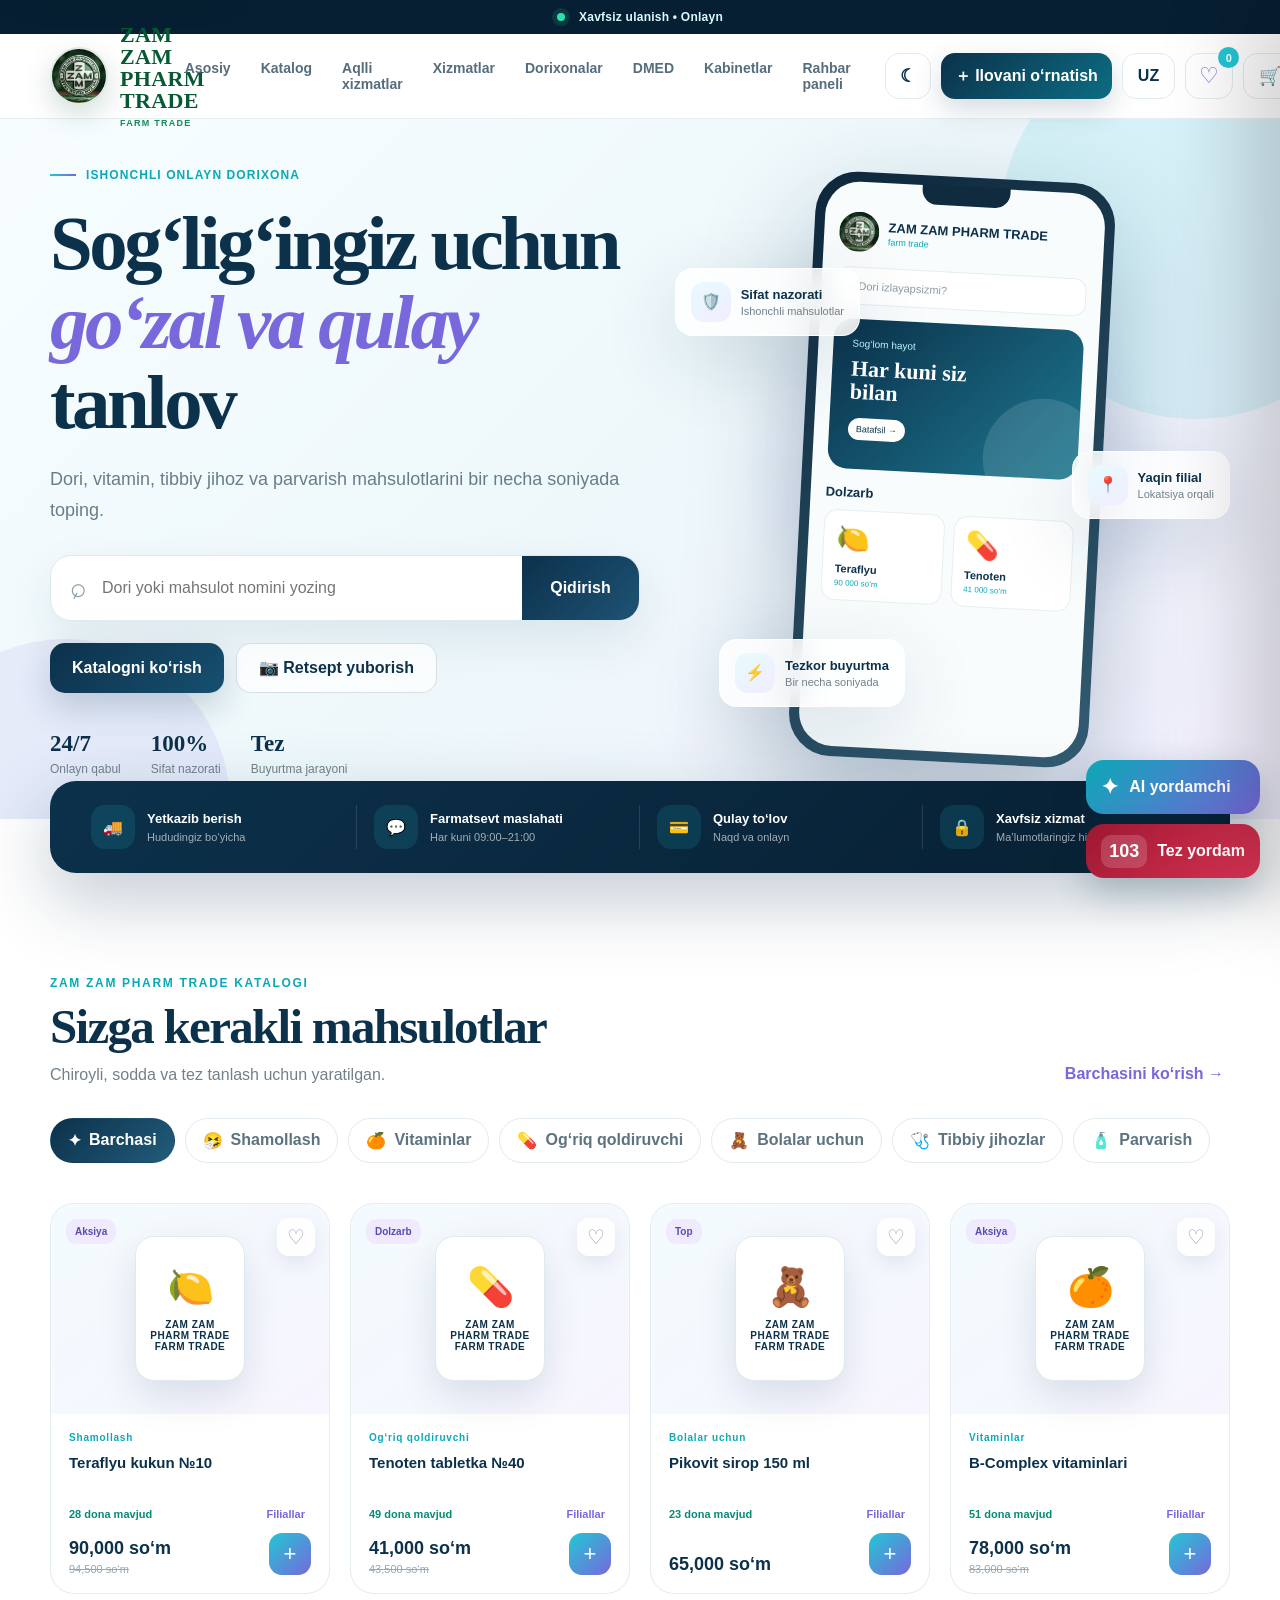
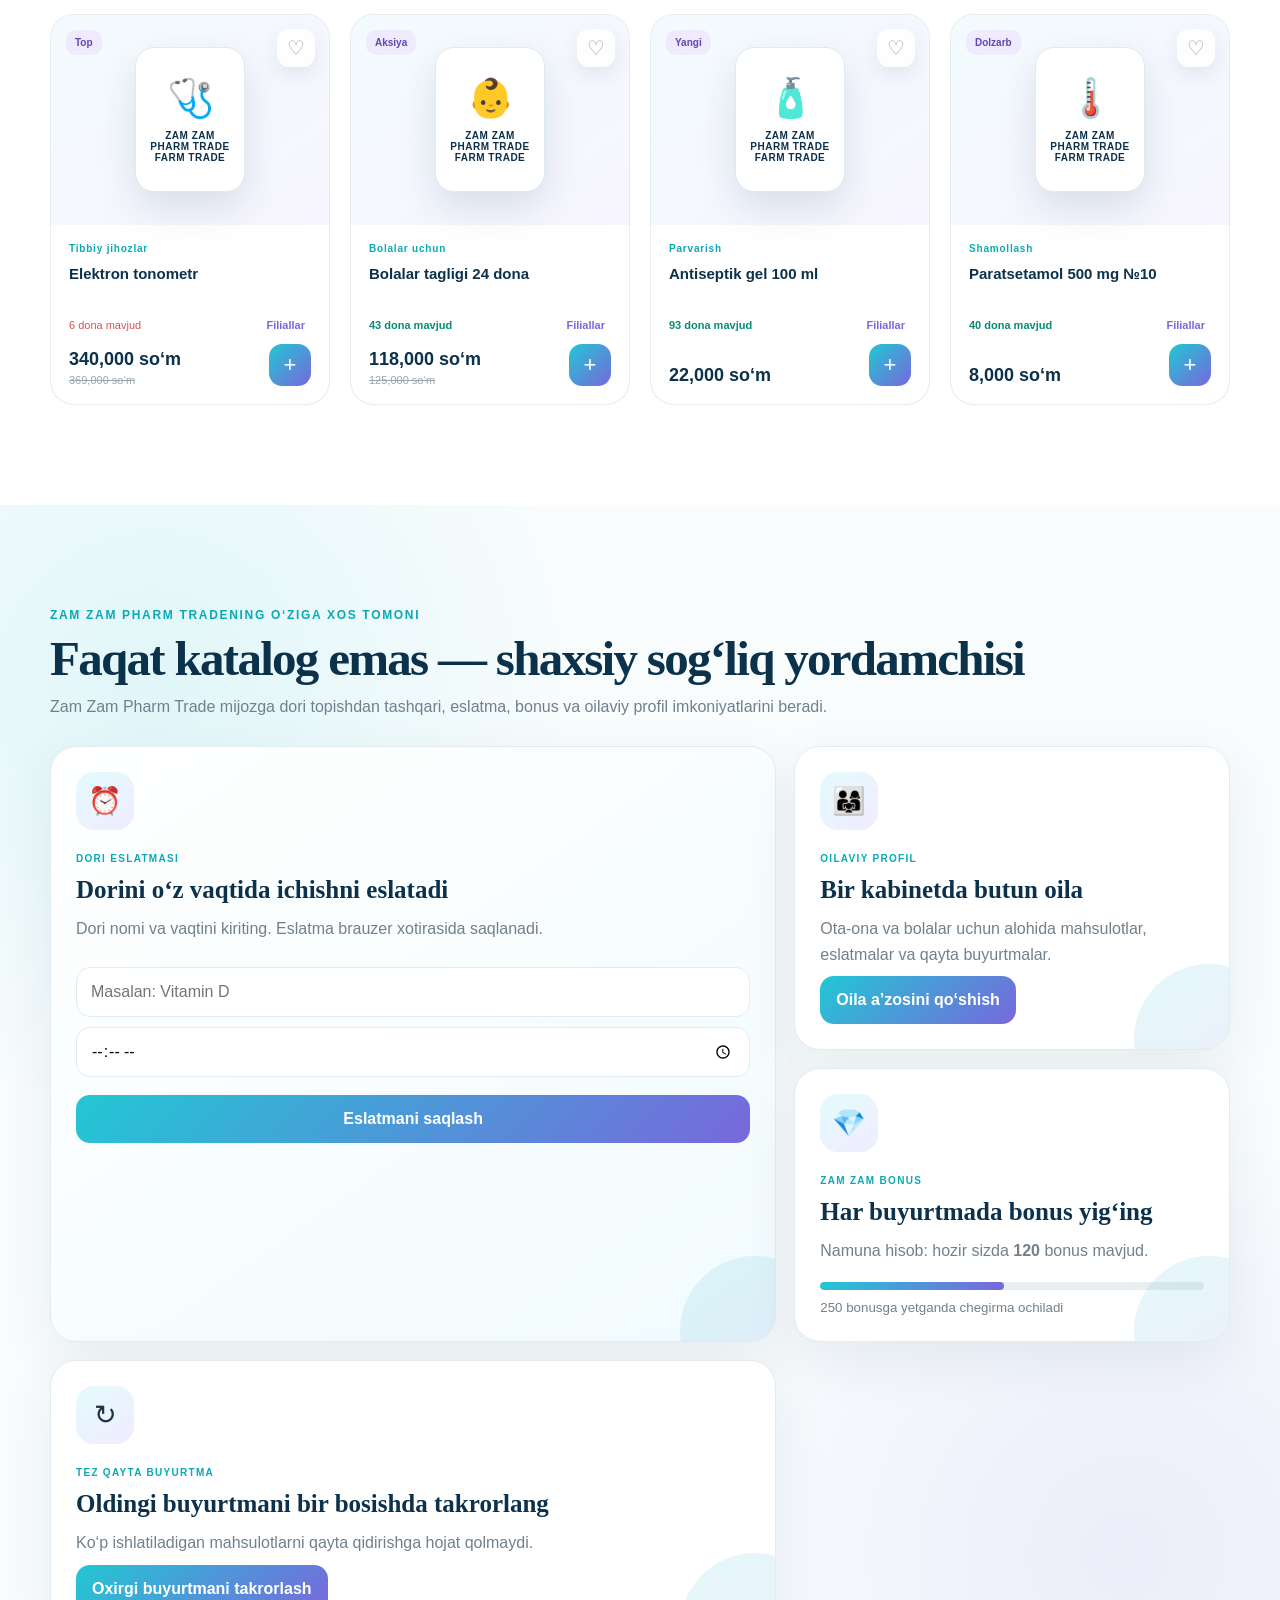
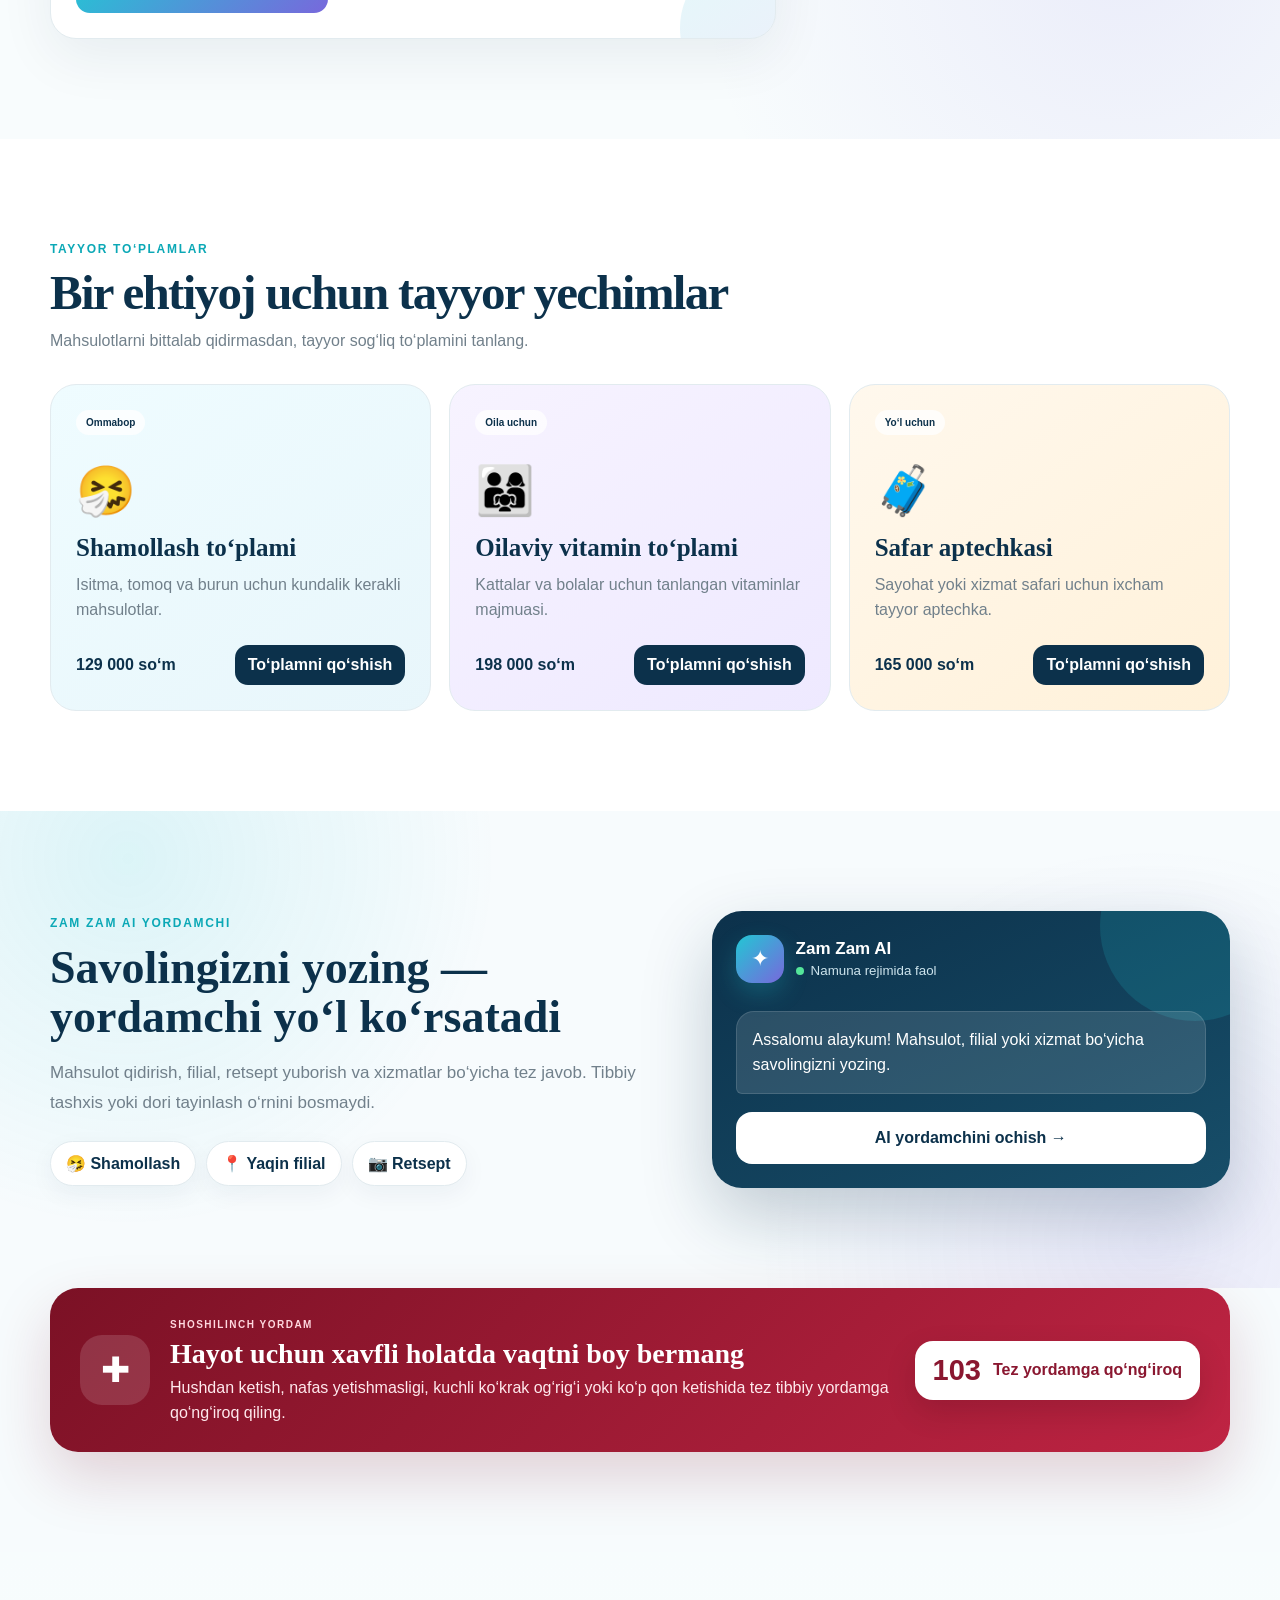
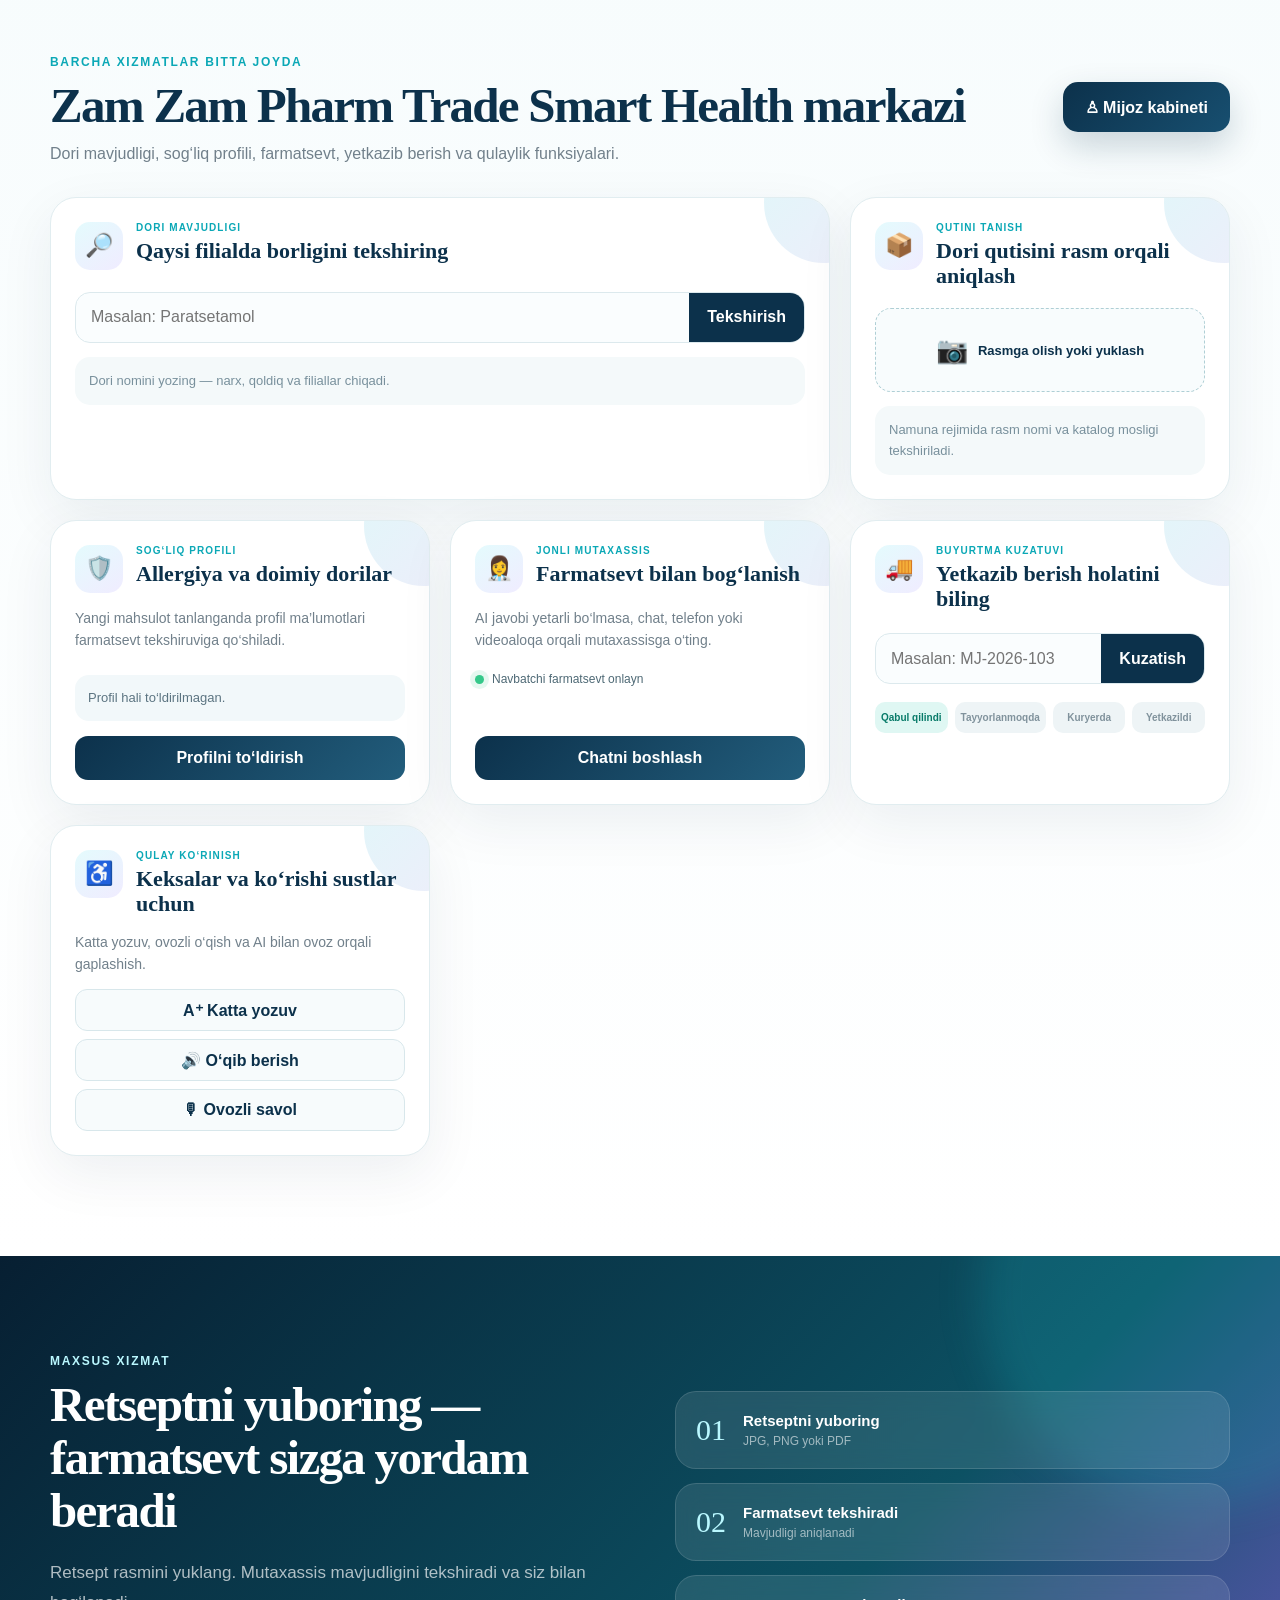
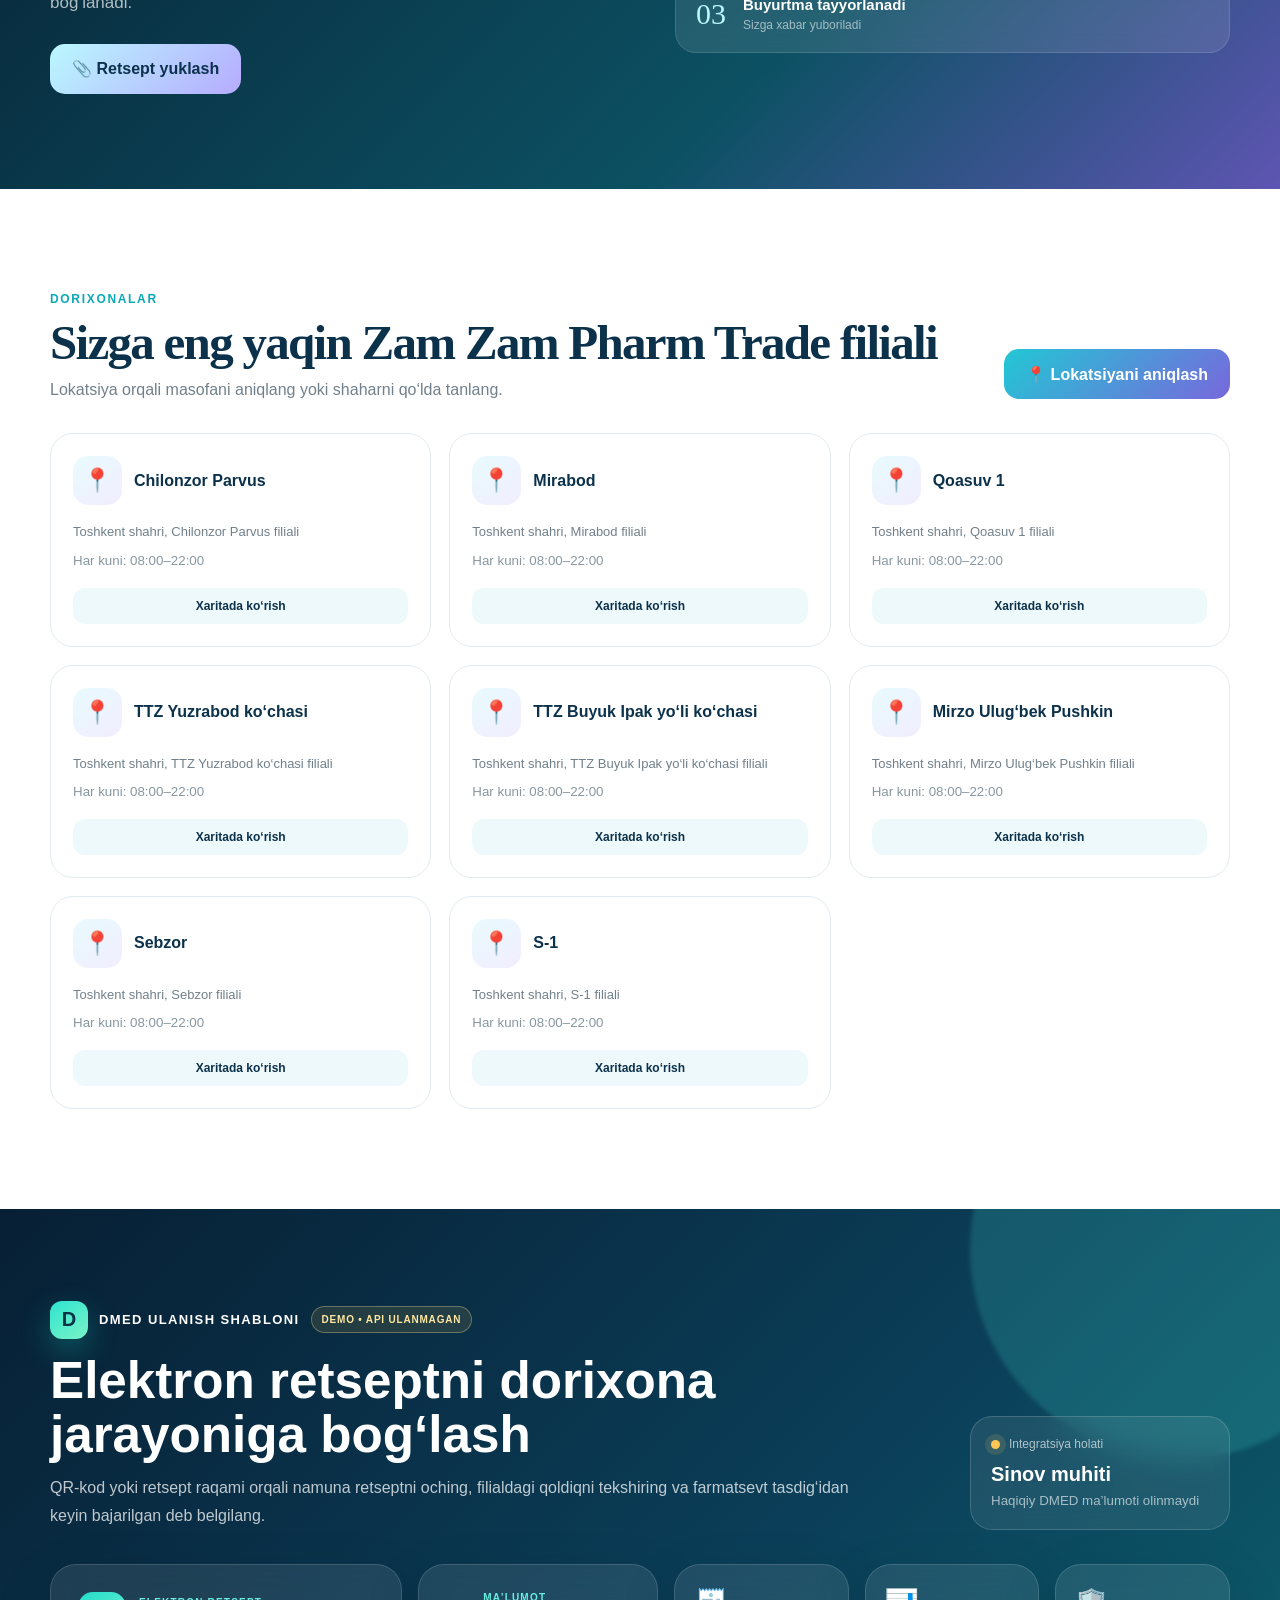
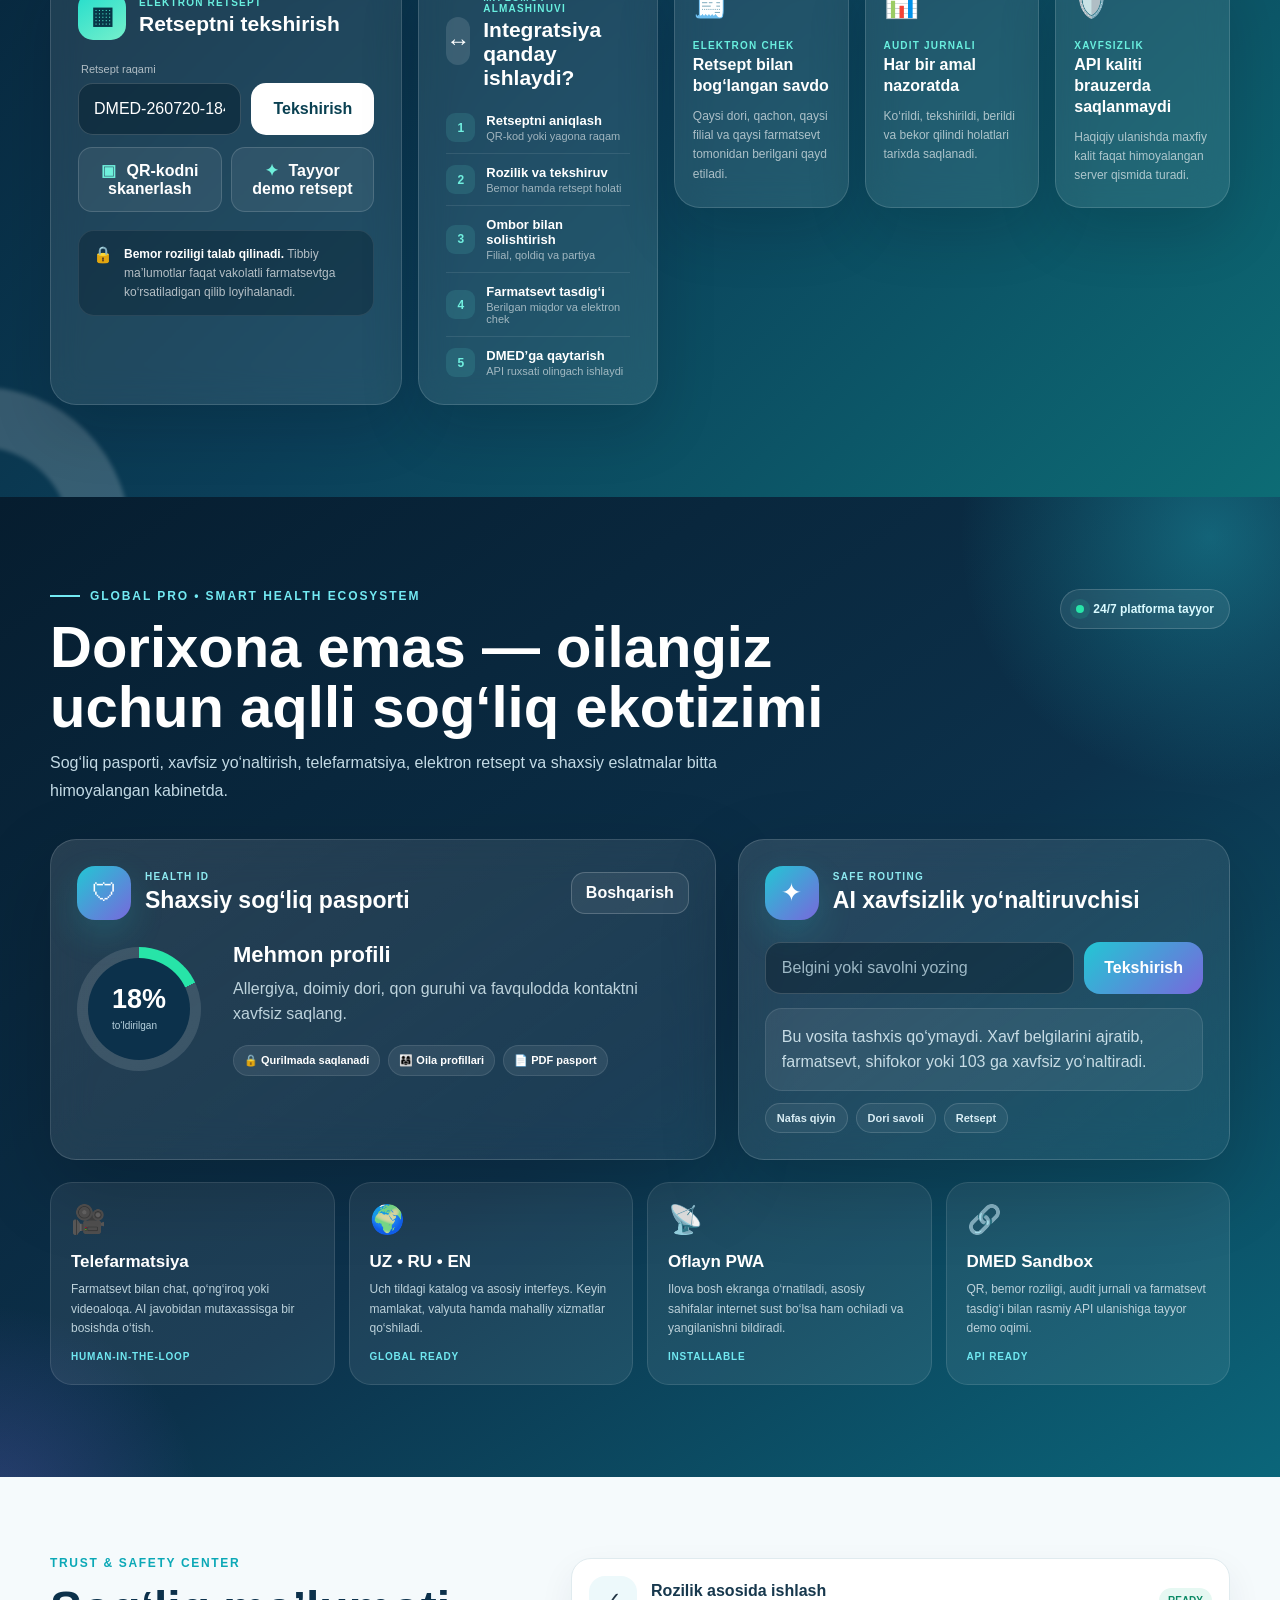
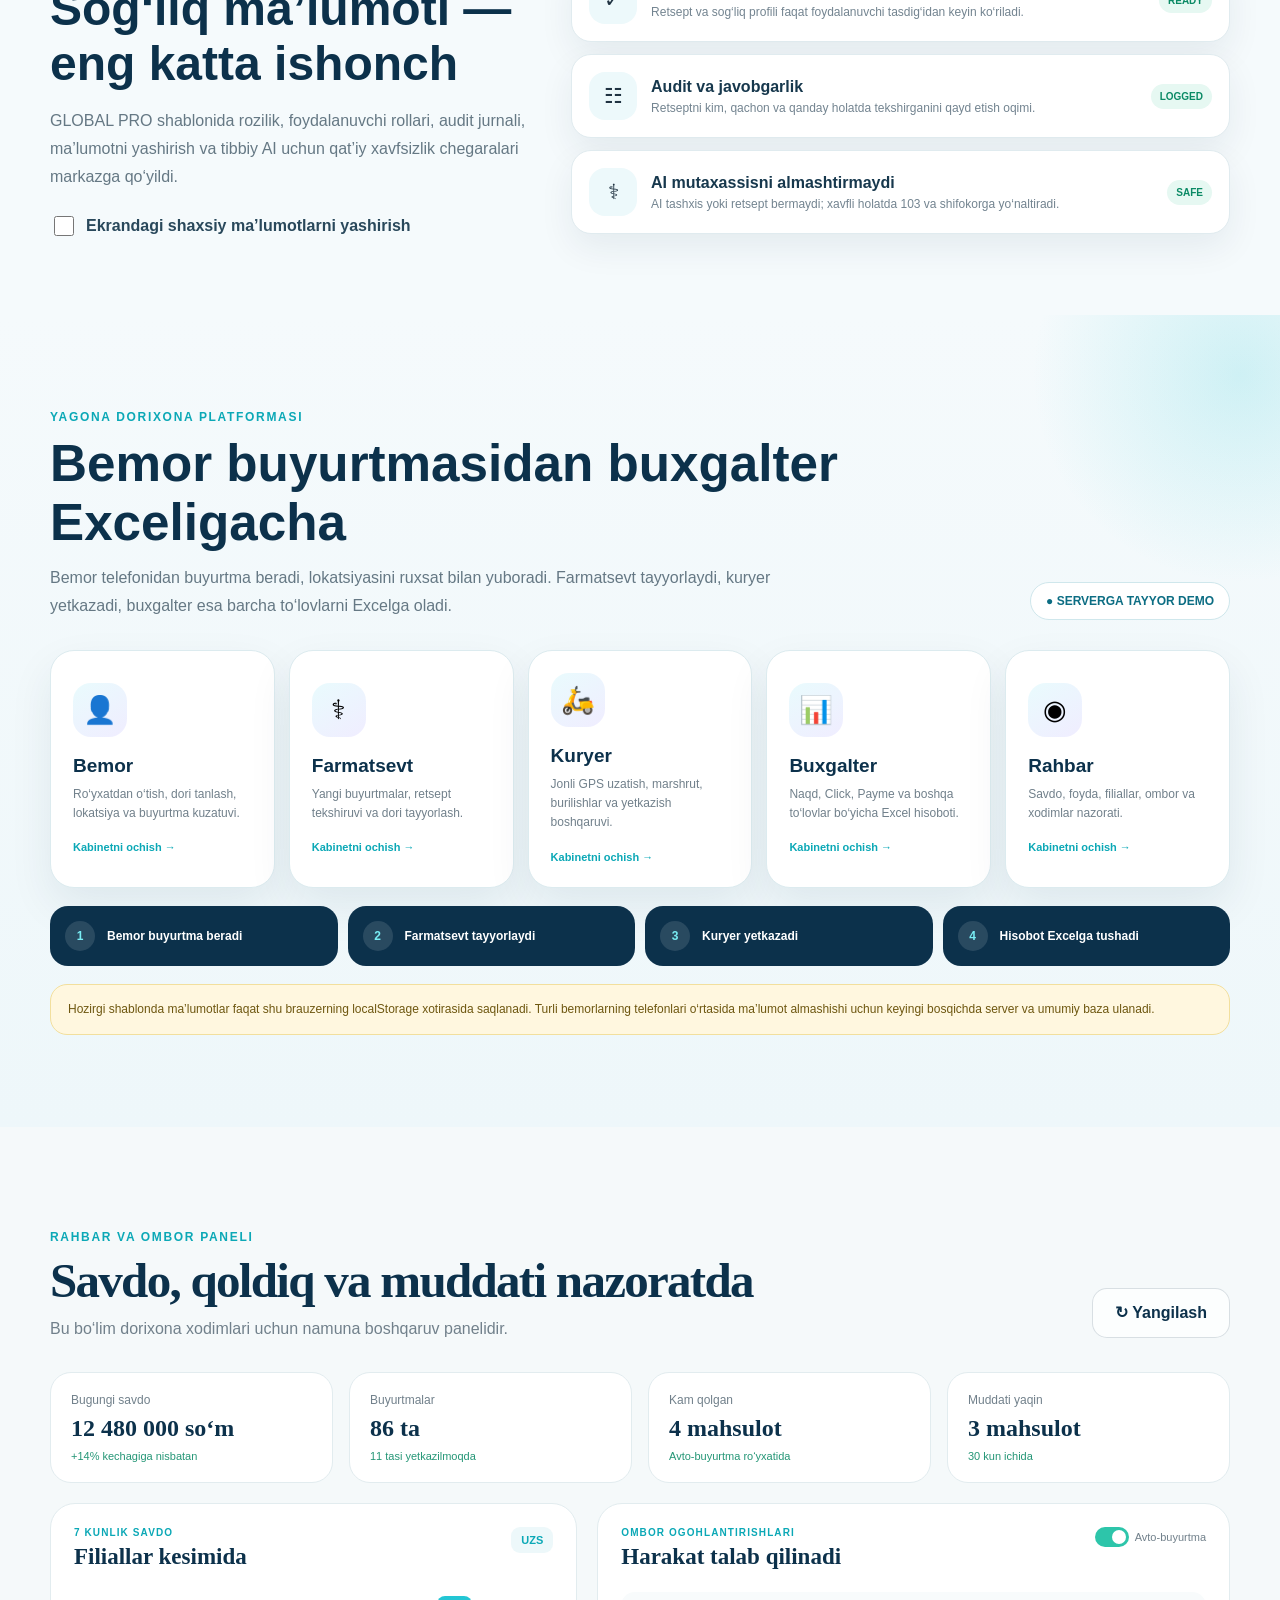
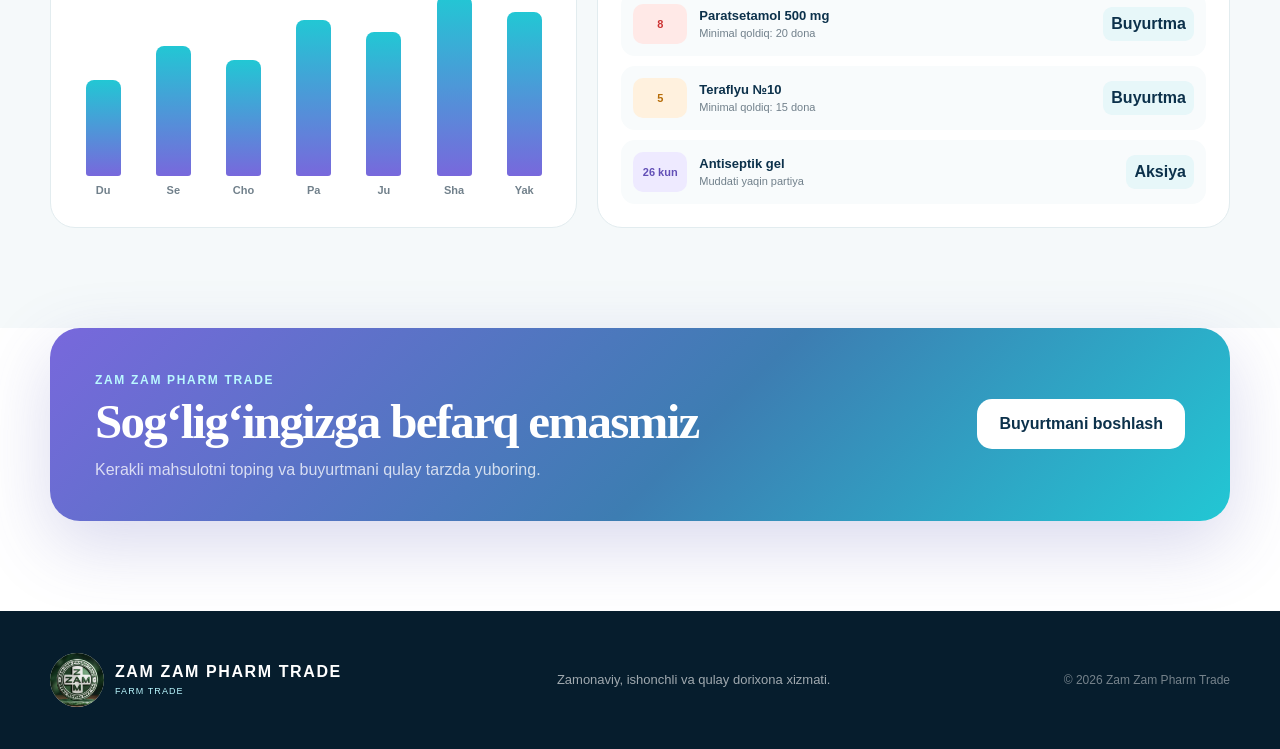
<file: 1_BOSING_MARJON_DMED.html>
<!DOCTYPE html>
<html lang="uz">
<head>
  <meta charset="UTF-8">
  <meta name="viewport" content="width=device-width, initial-scale=1.0">
  <meta name="theme-color" content="#071f32">
  <meta name="color-scheme" content="light dark">
  <meta name="description" content="Zam Zam Pharm Trade PLATFORM PRO — bemor buyurtmasi, 3 til, Excel va kuryerni jonli xaritada kuzatish demo platformasi">
  <link rel="manifest" href="manifest.webmanifest">
  <link rel="apple-touch-icon" href="assets/zam-zam-icon-192.png">
  <meta name="mobile-web-app-capable" content="yes">
  <meta name="apple-mobile-web-app-capable" content="yes">
  <meta name="apple-mobile-web-app-status-bar-style" content="default">
  <meta name="apple-mobile-web-app-title" content="Zam Zam Pharm Trade">
  <title>Zam Zam Pharm Trade — PLATFORM PRO + LIVE KURYER + INTRO MUSIQA</title>
  <style>
:root{
  --cyan:#22c7d4;
  --cyan-dark:#0ba8b6;
  --navy:#0c314b;
  --navy-2:#071f32;
  --purple:#7868dc;
  --pink:#f0a7c5;
  --soft:#f4fafc;
  --white:#ffffff;
  --ink:#203342;
  --muted:#71808b;
  --line:#e2ebef;
  --danger:#d83d54;
  --shadow:0 24px 80px rgba(12,49,75,.14);
}
*{box-sizing:border-box}
html{scroll-behavior:smooth}
body{
  margin:0;
  background:#fff;
  color:var(--ink);
  font-family:Arial,Helvetica,sans-serif;
  padding-bottom:0;
}
button,input,select{font:inherit}
button,a{cursor:pointer}
a{text-decoration:none;color:inherit}
img{display:block;max-width:100%}
.container{width:min(1180px,calc(100% - 34px));margin:auto}
.hidden{display:none!important}

/* Splash */
.splash{
  position:fixed;
  inset:0;
  z-index:9999;
  display:grid;
  place-items:center;
  overflow:hidden;
  background:
    radial-gradient(circle at 50% 38%,rgba(255,255,255,.16),transparent 25%),
    linear-gradient(145deg,#0a2e47,#0c6d83 55%,#20c7d3);
  transition:opacity .7s ease,visibility .7s ease;
}
.splash-hide{opacity:0;visibility:hidden;pointer-events:none}
.splash-center{position:relative;z-index:3;text-align:center;color:#fff}
.splash-logo-frame{
  width:170px;
  height:170px;
  margin:auto;
  padding:7px;
  border-radius:50%;
  background:linear-gradient(145deg,#fff,rgba(255,255,255,.45));
  box-shadow:0 30px 100px rgba(4,28,45,.36);
  animation:splashLogo 1s cubic-bezier(.18,.89,.32,1.28) both;
}
.splash-logo-frame img{width:100%;height:100%;object-fit:contain;border-radius:50%;background:#fff}
.splash h1{font-size:43px;letter-spacing:.18em;margin:25px 0 0;padding-left:.18em}
.splash p{margin:7px 0 0;letter-spacing:.16em;color:#d8fbff}
.splash small{display:block;margin-top:13px;color:rgba(255,255,255,.75)}
.splash-progress{width:220px;height:4px;border-radius:99px;overflow:hidden;background:rgba(255,255,255,.2);margin:24px auto 0}
.splash-progress span{display:block;width:100%;height:100%;background:#fff;transform:translateX(-100%);animation:loadProgress 2.3s .55s forwards}
.splash-orbit{position:absolute;border-radius:50%;border:1px solid rgba(255,255,255,.18);animation:orbit 3s ease-in-out infinite}
.orbit-a{width:470px;height:470px}
.orbit-b{width:760px;height:760px;animation-delay:.8s}
.splash-light{position:absolute;width:320px;height:320px;border-radius:50%;background:rgba(120,104,220,.24);filter:blur(55px);right:8%;top:10%}
#skipSplash{position:absolute;right:22px;bottom:20px;border:1px solid rgba(255,255,255,.28);background:rgba(255,255,255,.10);color:#fff;padding:10px 14px;border-radius:13px}
#introSoundToggle{position:absolute;left:22px;bottom:20px;border:1px solid rgba(255,255,255,.28);background:rgba(255,255,255,.12);backdrop-filter:blur(10px);color:#fff;padding:10px 14px;border-radius:13px;display:flex;align-items:center;gap:7px;font-weight:700;box-shadow:0 10px 30px rgba(0,0,0,.10)}
#introSoundToggle:hover,#skipSplash:hover{background:rgba(255,255,255,.20)}
#introSoundToggle.sound-off{opacity:.72}
#introSoundHint{min-height:17px}
@media(max-width:520px){#introSoundToggle{left:12px;bottom:12px;padding:9px 11px;font-size:12px}#skipSplash{right:12px;bottom:12px;padding:9px 11px;font-size:12px}}

/* Header */
.header{
  position:sticky;
  top:0;
  z-index:50;
  background:rgba(255,255,255,.88);
  backdrop-filter:blur(18px);
  border-bottom:1px solid rgba(226,235,239,.85);
}
.header-inner{height:84px;display:flex;align-items:center;gap:34px}
.brand{display:flex;align-items:center;gap:12px;margin-right:auto}
.brand img{width:58px;height:58px;object-fit:contain;border-radius:50%;background:#fff;border:2px solid rgba(0,92,54,.12);box-shadow:0 10px 28px rgba(0,74,43,.18)}
.brand span{display:flex;flex-direction:column;line-height:1}
.brand strong{font-family:Georgia,serif;font-size:22px;letter-spacing:.015em;color:#075934;font-weight:800}
.brand small{font-size:9px;letter-spacing:.14em;color:#138a58;margin-top:7px;font-weight:800}
.desktop-nav{display:flex;gap:30px}
.desktop-nav a{font-size:14px;font-weight:700;color:#566d7d;position:relative}
.desktop-nav a:after{content:"";position:absolute;left:0;right:100%;bottom:-10px;height:2px;background:linear-gradient(90deg,var(--cyan),var(--purple));transition:.25s}
.desktop-nav a:hover:after{right:0}
.header-actions{display:flex;gap:10px}
.lang-button,.cart-button{
  height:46px;
  border:1px solid var(--line);
  background:#fff;
  color:var(--navy);
  border-radius:14px;
  padding:0 15px;
  font-weight:800;
}
.cart-button{position:relative;font-size:18px}
.cart-button b{position:absolute;right:-7px;top:-7px;min-width:21px;height:21px;border-radius:99px;background:var(--purple);color:#fff;display:grid;place-items:center;font-size:11px}

/* Hero */
.hero{position:relative;overflow:hidden;background:linear-gradient(135deg,#f7fdff 0%,#eef8fb 50%,#f4f1ff 100%)}
.hero-grid{min-height:700px;display:grid;grid-template-columns:1.03fr .97fr;align-items:center;gap:35px;position:relative;z-index:3}
.mini-label{display:inline-flex;align-items:center;gap:10px;color:var(--cyan-dark);font-size:12px;font-weight:800;letter-spacing:.09em;text-transform:uppercase}
.mini-label span{width:26px;height:2px;background:linear-gradient(90deg,var(--cyan),var(--purple))}
.hero h1{font-family:Georgia,serif;font-size:clamp(48px,6vw,80px);line-height:1.03;letter-spacing:-.045em;color:var(--navy);margin:22px 0}
.hero h1 em{font-style:italic;color:var(--purple)}
.hero-copy>p{max-width:650px;font-size:18px;line-height:1.75;color:#687d8b;margin:0 0 28px}
.search-box{
  width:min(690px,100%);
  height:66px;
  display:flex;
  align-items:center;
  overflow:hidden;
  background:#fff;
  border:1px solid #dcebee;
  border-radius:21px;
  box-shadow:0 18px 48px rgba(12,49,75,.09);
}
.search-icon{font-size:28px;color:#8498a4;margin-left:18px;transform:rotate(-17deg)}
.search-box input{flex:1;min-width:0;border:0;outline:0;padding:0 16px;color:var(--ink)}
.search-box button{height:100%;border:0;padding:0 28px;background:linear-gradient(135deg,var(--navy),#1e5375);color:#fff;font-weight:800}
.hero-buttons{display:flex;gap:12px;margin-top:22px;flex-wrap:wrap}
.primary-button,.soft-button,.accent-button,.white-button,.location-button{
  min-height:50px;
  border-radius:15px;
  padding:0 22px;
  border:0;
  display:inline-flex;
  align-items:center;
  justify-content:center;
  font-weight:800;
}
.primary-button{background:linear-gradient(135deg,var(--navy),#174f70);color:#fff;box-shadow:0 14px 34px rgba(12,49,75,.2)}
.soft-button{background:rgba(255,255,255,.72);color:var(--navy);border:1px solid rgba(12,49,75,.15)}
.full-button{width:100%;margin-top:12px}
.trust-grid{display:flex;gap:30px;margin-top:38px}
.trust-grid div{display:flex;flex-direction:column}
.trust-grid strong{font-family:Georgia,serif;font-size:23px;color:var(--navy)}
.trust-grid span{font-size:12px;color:var(--muted);margin-top:5px}

.hero-visual{height:610px;position:relative;display:grid;place-items:center}
.visual-glow{position:absolute;width:430px;height:430px;border-radius:50%;background:radial-gradient(circle,rgba(34,199,212,.32),rgba(120,104,220,.12),transparent 70%);filter:blur(5px)}
.phone-mockup{
  width:300px;
  height:585px;
  padding:10px;
  border-radius:42px;
  background:linear-gradient(145deg,#0d273b,#345c72);
  box-shadow:0 42px 110px rgba(12,49,75,.28);
  position:relative;
  z-index:3;
  transform:rotate(3deg);
  animation:phoneFloat 4s ease-in-out infinite;
}
.phone-top{width:88px;height:20px;border-radius:0 0 15px 15px;background:#102b3e;position:absolute;left:50%;top:9px;transform:translateX(-50%);z-index:4}
.phone-screen{height:100%;border-radius:34px;background:#f8fcfd;padding:30px 15px 18px;overflow:hidden}
.phone-brand{display:flex;align-items:center;gap:9px}
.phone-brand img{width:40px;height:40px;object-fit:contain;border-radius:50%;background:#fff}
.phone-brand div{display:flex;flex-direction:column}
.phone-brand b{font-size:13px;color:var(--navy)}
.phone-brand small{font-size:9px;color:var(--cyan-dark);margin-top:2px}
.phone-search{height:38px;border-radius:12px;background:#fff;border:1px solid #e4eef1;color:#8b9ba5;font-size:11px;display:flex;align-items:center;padding:0 11px;margin-top:15px}
.phone-banner{height:150px;border-radius:19px;padding:19px;margin-top:14px;background:linear-gradient(135deg,var(--navy),#1d7890);color:#fff;display:flex;flex-direction:column;position:relative;overflow:hidden}
.phone-banner:after{content:"";position:absolute;width:120px;height:120px;border-radius:50%;background:rgba(255,255,255,.12);right:-25px;bottom:-40px}
.phone-banner span{font-size:10px;color:#bdf8ff}
.phone-banner b{font-family:Georgia,serif;font-size:22px;max-width:150px;margin-top:8px;line-height:1.05}
.banner-pill{display:inline-flex;align-self:flex-start;font-size:9px;background:#fff;color:var(--navy);border-radius:99px;padding:6px 8px;margin-top:15px}
.phone-title{font-size:13px;font-weight:800;color:var(--navy);margin:16px 0 10px}
.phone-products{display:grid;grid-template-columns:1fr 1fr;gap:9px}
.phone-products div{background:#fff;border:1px solid #e7eff2;border-radius:14px;padding:12px;display:flex;flex-direction:column}
.phone-products span{font-size:27px}
.phone-products b{font-size:11px;color:var(--navy);margin-top:8px}
.phone-products small{font-size:8px;color:var(--cyan-dark);margin-top:4px}
.float-card{
  position:absolute;
  z-index:5;
  display:flex;
  align-items:center;
  gap:10px;
  padding:13px 15px;
  border-radius:18px;
  background:rgba(255,255,255,.83);
  backdrop-filter:blur(14px);
  border:1px solid rgba(255,255,255,.85);
  box-shadow:var(--shadow);
}
.float-card>span{width:40px;height:40px;border-radius:13px;background:linear-gradient(145deg,#e7fbfd,#f1edff);display:grid;place-items:center}
.float-card div{display:flex;flex-direction:column}
.float-card b{font-size:13px;color:var(--navy)}
.float-card small{font-size:11px;color:var(--muted);margin-top:3px}
.card-one{left:0;top:17%;animation:chipFloat 3.8s ease-in-out infinite}
.card-two{right:0;top:47%;animation:chipFloat 4.2s ease-in-out .6s infinite}
.card-three{left:8%;bottom:11%;animation:chipFloat 3.7s ease-in-out 1s infinite}
.hero-shape{position:absolute;border-radius:50%}
.shape-one{width:390px;height:390px;background:rgba(34,199,212,.12);right:-110px;top:-90px}
.shape-two{width:330px;height:330px;background:rgba(120,104,220,.10);left:-100px;bottom:-150px}

/* Benefits */
.benefit-strip{margin-top:-38px;position:relative;z-index:10}
.benefit-grid{
  background:linear-gradient(135deg,var(--navy),var(--navy-2));
  color:#fff;
  border-radius:26px;
  padding:24px;
  display:grid;
  grid-template-columns:repeat(4,1fr);
  box-shadow:0 26px 72px rgba(12,49,75,.25);
}
.benefit-grid article{display:flex;align-items:center;gap:12px;padding:0 17px;border-right:1px solid rgba(255,255,255,.12)}
.benefit-grid article:last-child{border-right:0}
.benefit-grid article>span{width:44px;height:44px;border-radius:14px;background:rgba(34,199,212,.13);display:grid;place-items:center}
.benefit-grid div{display:flex;flex-direction:column}
.benefit-grid b{font-size:13px}
.benefit-grid small{font-size:11px;color:rgba(255,255,255,.62);margin-top:5px}

/* Sections */
.catalog,.branches{padding:100px 0}
.section-heading{display:flex;align-items:flex-end;justify-content:space-between;gap:24px;margin-bottom:34px}
.section-label{font-size:12px;font-weight:800;letter-spacing:.14em;color:var(--cyan-dark)}
.section-label.light{color:#baf8ff}
.section-heading h2,.services h2,.modal-card h2,.cta h2{font-family:Georgia,serif;font-size:clamp(33px,4vw,49px);line-height:1.08;color:var(--navy);margin:10px 0 0;letter-spacing:-.035em}
.section-heading p{margin:12px 0 0;color:var(--muted)}
.text-button{border:0;background:transparent;color:var(--purple);font-weight:800}
.category-list{display:flex;gap:10px;overflow-x:auto;padding-bottom:10px;margin-bottom:30px;scrollbar-width:none}
.category-list::-webkit-scrollbar{display:none}
.category-pill{flex:none;display:flex;align-items:center;gap:8px;border:1px solid var(--line);background:#fff;border-radius:99px;padding:12px 17px;color:#5d7380;font-weight:700}
.category-pill.active{background:linear-gradient(135deg,var(--navy),#225c7a);color:#fff;border-color:transparent}
.product-grid{display:grid;grid-template-columns:repeat(4,1fr);gap:20px}
.product-card{background:#fff;border:1px solid rgba(226,235,239,.9);border-radius:24px;overflow:hidden;display:flex;flex-direction:column;transition:.25s}
.product-card:hover{transform:translateY(-7px);box-shadow:var(--shadow)}
.product-image{height:210px;display:grid;place-items:center;position:relative;background:linear-gradient(145deg,#f3fbfd,#f7f5ff)}
.product-pack{width:110px;height:145px;border-radius:19px;background:#fff;border:1px solid #deeaee;box-shadow:0 16px 38px rgba(12,49,75,.12);display:flex;flex-direction:column;align-items:center;justify-content:center;text-align:center;padding:12px}
.product-pack span{font-size:38px}
.product-pack small{font-size:10px;font-weight:800;color:var(--navy);margin-top:10px;letter-spacing:.05em}
.product-badge{position:absolute;left:15px;top:15px;background:#efeafe;color:#5c49b2;border-radius:10px;padding:7px 9px;font-size:10px;font-weight:800}
.product-info{padding:18px;display:flex;flex-direction:column;flex:1}
.product-info>small{font-size:10px;font-weight:800;letter-spacing:.08em;color:var(--cyan-dark)}
.product-info h3{font-size:15px;line-height:1.45;color:var(--navy);margin:9px 0 17px;min-height:44px}
.price-row{display:flex;align-items:flex-end;justify-content:space-between;gap:10px;margin-top:auto}
.price-row strong{font-size:18px;color:var(--navy)}
.price-row del{display:block;font-size:11px;color:#98a7b0;margin-top:4px}
.add-button{width:42px;height:42px;border:0;border-radius:13px;background:linear-gradient(135deg,var(--cyan),var(--purple));color:#fff;font-size:22px}
.empty-state{text-align:center;padding:70px 20px}
.empty-state>span{font-size:48px;color:var(--purple)}
.empty-state h3{color:var(--navy);margin:10px 0}
.empty-state p{color:var(--muted)}

/* Services */
.services{position:relative;overflow:hidden;padding:95px 0;background:linear-gradient(135deg,var(--navy-2),#0c5163 65%,#5e55b2);color:#fff}
.services-light{position:absolute;width:430px;height:430px;border-radius:50%;background:rgba(34,199,212,.16);filter:blur(20px);right:-130px;top:-180px}
.services-grid{display:grid;grid-template-columns:1fr 1fr;gap:70px;align-items:center;position:relative;z-index:2}
.services h2{color:#fff}
.services-copy p{font-size:17px;line-height:1.75;color:rgba(255,255,255,.68);max-width:630px;margin:20px 0 26px}
.accent-button{background:linear-gradient(135deg,#baf8ff,#b6abff);color:var(--navy)}
.steps{display:grid;gap:14px}
.steps article{display:flex;align-items:center;gap:17px;padding:20px;border-radius:21px;background:rgba(255,255,255,.10);border:1px solid rgba(255,255,255,.13);backdrop-filter:blur(12px)}
.steps article>span{font-family:Georgia,serif;font-size:30px;color:#baf8ff}
.steps div{display:flex;flex-direction:column}
.steps b{font-size:15px}
.steps small{font-size:12px;color:rgba(255,255,255,.58);margin-top:5px}

/* Branches */
.location-button{background:linear-gradient(135deg,var(--cyan),var(--purple));color:#fff}
.nearest-result{margin-bottom:20px;padding:18px 20px;border-radius:18px;background:linear-gradient(135deg,#e9fbfd,#f0edff);border:1px solid #d7e9ee;color:var(--navy)}
.branch-grid{display:grid;grid-template-columns:repeat(3,1fr);gap:18px}
.branch-card{background:#fff;border:1px solid var(--line);border-radius:23px;padding:22px;display:flex;flex-direction:column;transition:.2s}
.branch-card.nearest{border-color:var(--purple);box-shadow:0 18px 55px rgba(120,104,220,.16)}
.branch-head{display:flex;align-items:center;gap:12px}
.branch-icon{width:49px;height:49px;border-radius:15px;background:linear-gradient(145deg,#e8fbfd,#f2edff);display:grid;place-items:center;font-size:23px}
.branch-card h3{font-size:16px;color:var(--navy);margin:0}
.branch-card p{font-size:13px;line-height:1.55;color:var(--muted);margin:17px 0 10px}
.branch-card>small{color:#8797a0}
.distance{align-self:flex-start;margin-top:12px;padding:7px 9px;border-radius:10px;background:#efeafe;color:#5c49b2;font-size:11px;font-weight:800}
.branch-actions{display:grid;grid-template-columns:1fr 1fr;gap:8px;margin-top:20px}.branch-actions.single{grid-template-columns:1fr}
.branch-actions a{text-align:center;padding:11px;border-radius:12px;font-size:12px;font-weight:800}
.call-link{background:var(--navy);color:#fff}
.map-link{background:#eef9fb;color:var(--navy)}

/* CTA */
.cta{padding:0 0 90px}
.cta-card{border-radius:30px;padding:42px 45px;background:linear-gradient(135deg,var(--purple),#3d7db2 55%,var(--cyan));color:#fff;display:flex;align-items:center;justify-content:space-between;gap:24px;box-shadow:0 24px 70px rgba(82,82,177,.22)}
.cta h2{color:#fff;margin-top:8px}
.cta p{color:rgba(255,255,255,.76);margin:12px 0 0}
.white-button{background:#fff;color:var(--navy);white-space:nowrap}

/* Footer */
footer{background:#061d2d;color:#fff;padding:42px 0}
.footer-grid{display:grid;grid-template-columns:1fr 1fr auto;align-items:center;gap:30px}
.footer-brand{display:flex;align-items:center;gap:11px}
.footer-brand img{width:54px;height:54px;object-fit:contain;border-radius:50%;background:#fff}
.footer-brand div{display:flex;flex-direction:column}
.footer-brand strong{letter-spacing:.1em}
.footer-brand small{font-size:9px;letter-spacing:.12em;color:#baf8ff;margin-top:5px}
footer p{font-size:13px;color:rgba(255,255,255,.62)}
.footer-grid>span{font-size:12px;color:rgba(255,255,255,.45)}

/* Drawer */
.overlay{position:fixed;inset:0;z-index:80;background:rgba(6,29,45,.55);opacity:0;pointer-events:none;transition:.25s}
.overlay.open{opacity:1;pointer-events:auto}
.cart-drawer{position:fixed;right:0;top:0;bottom:0;z-index:90;width:min(440px,100%);background:#fff;transform:translateX(100%);transition:.3s;display:flex;flex-direction:column;box-shadow:-35px 0 80px rgba(0,0,0,.18)}
.cart-drawer.open{transform:translateX(0)}
.drawer-header{padding:26px;border-bottom:1px solid var(--line);display:flex;justify-content:space-between;align-items:flex-start}
.drawer-header small{color:var(--cyan-dark);font-weight:800;letter-spacing:.13em}
.drawer-header h2{font-family:Georgia,serif;color:var(--navy);margin:7px 0 0}
.drawer-header button,.modal-close{width:39px;height:39px;border:1px solid var(--line);background:#fff;border-radius:13px;font-size:24px;color:var(--navy)}
.cart-items{padding:18px;overflow:auto;flex:1}
.empty-cart{text-align:center;color:var(--muted);padding:50px 12px}
.empty-cart span{font-size:45px}
.cart-item{display:grid;grid-template-columns:52px 1fr auto;gap:12px;align-items:center;padding:14px 0;border-bottom:1px solid var(--line)}
.cart-emoji{width:52px;height:52px;border-radius:14px;background:linear-gradient(145deg,#e7fbfd,#f0edff);display:grid;place-items:center;font-size:22px}
.cart-item h4{margin:0 0 4px;color:var(--navy);font-size:14px}
.cart-item small{color:var(--muted)}
.qty{display:flex;align-items:center;gap:7px;margin-top:8px}
.qty button{width:25px;height:25px;border:1px solid var(--line);background:#fff;border-radius:8px}
.remove-button{border:0;background:transparent;color:var(--danger);font-size:18px}
.drawer-footer{padding:20px;border-top:1px solid var(--line)}
.drawer-footer>div{display:flex;justify-content:space-between;margin-bottom:15px}
.drawer-footer strong{font-size:20px;color:var(--navy)}
.drawer-footer button{width:100%;height:52px;border:0;border-radius:15px;background:linear-gradient(135deg,var(--cyan),var(--purple));color:#fff;font-weight:800}

/* Modal */
.modal{position:fixed;inset:0;z-index:110;background:rgba(6,29,45,.58);display:grid;place-items:center;padding:18px;opacity:0;visibility:hidden;pointer-events:none;transition:.25s}
.modal.open{opacity:1;visibility:visible;pointer-events:auto}
.modal-card{width:min(510px,100%);background:#fff;border-radius:28px;padding:32px;position:relative;box-shadow:0 30px 90px rgba(0,0,0,.22)}
.modal-card h2{font-size:34px}
.modal-card>p{color:var(--muted);line-height:1.6}
.modal-close{position:absolute;right:18px;top:18px}
.modal-icon{width:67px;height:67px;border-radius:21px;background:linear-gradient(145deg,#e6fbfd,#f0edff);display:grid;place-items:center;font-size:30px;margin-bottom:20px}
.upload-box{border:2px dashed #cfdee4;border-radius:20px;padding:28px;display:flex;flex-direction:column;align-items:center;background:#f7fbfc}
.upload-box input{display:none}
.upload-box>span{font-size:34px}
.upload-box b{color:var(--navy);margin-top:8px}
.upload-box small{color:var(--muted);margin-top:5px}
#citySelect{width:100%;height:49px;border:1px solid var(--line);border-radius:14px;padding:0 13px;margin-top:14px;background:#fff}
.status{margin-top:13px;padding:12px;border-radius:12px;background:#e9fbfd;color:var(--navy);font-size:13px}
.status.error{background:#fff0f2;color:#9e2f43}

/* Mobile nav */
.mobile-nav{display:none}

/* Animations */
@keyframes splashLogo{from{opacity:0;transform:scale(.45) rotate(-12deg)}to{opacity:1;transform:scale(1) rotate(0)}}
@keyframes loadProgress{to{transform:translateX(0)}}
@keyframes orbit{0%,100%{transform:scale(.92);opacity:.45}50%{transform:scale(1.05);opacity:.12}}
@keyframes phoneFloat{0%,100%{transform:rotate(3deg) translateY(0)}50%{transform:rotate(3deg) translateY(-9px)}}
@keyframes chipFloat{0%,100%{transform:translateY(0)}50%{transform:translateY(-7px)}}

/* Responsive */
@media(max-width:980px){
  .desktop-nav{display:none}
  .hero-grid{grid-template-columns:1fr;min-height:auto;padding:84px 0 66px}
  .hero-copy{text-align:center}
  .mini-label,.hero-buttons,.trust-grid{justify-content:center}
  .hero-copy>p{margin-left:auto;margin-right:auto}
  .search-box{margin:auto}
  .hero-visual{height:560px}
  .benefit-grid{grid-template-columns:repeat(2,1fr);gap:18px}
  .benefit-grid article{border-right:0}
  .product-grid{grid-template-columns:repeat(2,1fr)}
  .services-grid{grid-template-columns:1fr}
  .services-copy{text-align:center}
  .services-copy p{margin-left:auto;margin-right:auto}
  .branch-grid{grid-template-columns:1fr 1fr}
}
@media(max-width:680px){
  body{padding-bottom:76px}
  .container{width:min(100% - 22px,1180px)}
  .header-inner{height:72px}
  .brand img{width:46px;height:46px}
  .brand strong{font-size:18px}
  .brand small{font-size:8px}
  .lang-button{height:42px}
  .cart-button{display:none}
  .hero-grid{padding-top:58px}
  .hero h1{font-size:42px}
  .hero-copy>p{font-size:15px}
  .search-box{height:57px}
  .search-box button{padding:0 16px}
  .trust-grid{gap:16px}
  .trust-grid strong{font-size:20px}
  .hero-visual{height:500px}
  .phone-mockup{width:250px;height:480px}
  .phone-banner{height:125px}
  .phone-banner b{font-size:18px}
  .phone-products div{padding:9px}
  .float-card{padding:10px}
  .float-card>span{width:34px;height:34px}
  .card-one{left:0}
  .card-two{right:0}
  .card-three{left:2%}
  .benefit-strip{margin-top:-20px}
  .benefit-grid{grid-template-columns:1fr;padding:19px}
  .benefit-grid article{padding:8px}
  .catalog,.branches{padding:70px 0}
  .section-heading{align-items:flex-start}
  .section-heading h2{font-size:34px}
  .product-grid{grid-template-columns:repeat(2,1fr);gap:11px}
  .product-image{height:155px}
  .product-pack{width:82px;height:108px}
  .product-pack span{font-size:29px}
  .product-info{padding:13px}
  .product-info h3{font-size:13px;min-height:56px}
  .price-row strong{font-size:15px}
  .add-button{width:38px;height:38px}
  .services{padding:70px 0}
  .services h2{font-size:34px}
  .branch-grid{grid-template-columns:1fr}
  .cta{padding-bottom:70px}
  .cta-card{padding:30px 23px;display:block}
  .white-button{width:100%;margin-top:22px}
  .footer-grid{grid-template-columns:1fr;text-align:center;justify-items:center}
  .mobile-nav{
    position:fixed;
    left:0;right:0;bottom:0;
    height:72px;
    z-index:70;
    display:grid;
    grid-template-columns:repeat(5,1fr);
    background:#fff;
    border-top:1px solid var(--line);
    padding:7px 3px max(7px,env(safe-area-inset-bottom));
  }
  .mobile-nav a,.mobile-nav button{border:0;background:transparent;color:#738792;display:flex;flex-direction:column;align-items:center;justify-content:center;gap:3px;font-size:10px;font-weight:700}
  .mobile-nav span{font-size:20px}
  .splash-logo-frame{width:140px;height:140px}
  .splash h1{font-size:36px}
}
@media(max-width:390px){
  .hero h1{font-size:37px}
  .brand span{display:none}
  .search-box input{font-size:13px}
}


/* Zam Zam Pharm Trade uchun o‘ziga xos funksiyalar */
.favorite-top{
  height:46px;
  min-width:48px;
  border:1px solid var(--line);
  background:#fff;
  color:var(--purple);
  border-radius:14px;
  font-size:22px;
  position:relative;
}
.favorite-top b{
  position:absolute;
  top:-7px;
  right:-7px;
  min-width:21px;
  height:21px;
  border-radius:99px;
  background:var(--cyan);
  color:#fff;
  display:grid;
  place-items:center;
  font-size:11px;
}
.favorite-product{
  position:absolute;
  right:14px;
  top:14px;
  width:38px;
  height:38px;
  border:0;
  border-radius:12px;
  background:rgba(255,255,255,.9);
  color:#8fa0aa;
  font-size:20px;
  box-shadow:0 8px 20px rgba(12,49,75,.09);
}
.favorite-product.active{color:#e85c88}

.unique-section{
  padding:100px 0;
  background:
    radial-gradient(circle at 12% 15%,rgba(34,199,212,.11),transparent 28%),
    radial-gradient(circle at 88% 85%,rgba(120,104,220,.10),transparent 28%),
    #f8fcfd;
}
.unique-heading{margin-bottom:30px}
.unique-grid{
  display:grid;
  grid-template-columns:1.25fr .75fr;
  gap:18px;
}
.unique-card{
  min-height:260px;
  background:#fff;
  border:1px solid var(--line);
  border-radius:26px;
  padding:25px;
  position:relative;
  overflow:hidden;
  box-shadow:0 18px 55px rgba(12,49,75,.07);
}
.unique-card:after{
  content:"";
  position:absolute;
  width:150px;
  height:150px;
  border-radius:50%;
  right:-55px;
  bottom:-65px;
  background:linear-gradient(145deg,rgba(34,199,212,.12),rgba(120,104,220,.12));
}
.reminder-card{
  grid-row:span 2;
  min-height:538px;
  background:linear-gradient(145deg,#ffffff,#f1fbfd);
}
.unique-icon{
  width:58px;
  height:58px;
  border-radius:18px;
  display:grid;
  place-items:center;
  font-size:27px;
  background:linear-gradient(145deg,#e4fbfd,#f0ecff);
  margin-bottom:18px;
}
.tiny-label{
  font-size:10px;
  font-weight:800;
  letter-spacing:.13em;
  color:var(--cyan-dark);
}
.unique-card h3{
  font-family:Georgia,serif;
  color:var(--navy);
  font-size:25px;
  line-height:1.15;
  margin:10px 0 11px;
}
.unique-card p{
  color:var(--muted);
  line-height:1.65;
  margin:0;
}
.reminder-form{
  display:grid;
  gap:10px;
  margin-top:25px;
  position:relative;
  z-index:2;
}
.reminder-form input{
  height:50px;
  border:1px solid var(--line);
  border-radius:14px;
  padding:0 14px;
  background:#fff;
  outline:0;
}
.reminder-form button,.unique-action{
  min-height:48px;
  border:0;
  border-radius:14px;
  background:linear-gradient(135deg,var(--cyan),var(--purple));
  color:#fff;
  font-weight:800;
  padding:0 16px;
  margin-top:8px;
}
.saved-reminder{
  margin-top:15px;
  border-radius:14px;
  padding:13px;
  background:#e9fbfd;
  color:var(--navy);
  position:relative;
  z-index:2;
}
.bonus-progress{
  height:8px;
  border-radius:99px;
  background:#e9eef1;
  overflow:hidden;
  margin:18px 0 8px;
}
.bonus-progress span{
  display:block;
  height:100%;
  border-radius:inherit;
  background:linear-gradient(90deg,var(--cyan),var(--purple));
}
.bonus-card small{color:var(--muted)}
.bundle-section{padding:100px 0;background:#fff}
.bundle-grid{display:grid;grid-template-columns:repeat(3,1fr);gap:18px}
.bundle-card{
  border-radius:26px;
  padding:25px;
  min-height:320px;
  display:flex;
  flex-direction:column;
  position:relative;
  overflow:hidden;
  border:1px solid var(--line);
}
.bundle-cold{background:linear-gradient(145deg,#effcff,#e8f6fb)}
.bundle-family{background:linear-gradient(145deg,#f7f3ff,#eee9ff)}
.bundle-travel{background:linear-gradient(145deg,#fff8ed,#fff1d9)}
.bundle-badge{
  align-self:flex-start;
  padding:7px 10px;
  border-radius:99px;
  background:rgba(255,255,255,.76);
  font-size:10px;
  font-weight:800;
  color:var(--navy);
}
.bundle-emoji{font-size:48px;margin:28px 0 15px}
.bundle-card h3{
  font-family:Georgia,serif;
  font-size:25px;
  color:var(--navy);
  margin:0 0 10px;
}
.bundle-card p{
  color:var(--muted);
  line-height:1.6;
  margin:0;
}
.bundle-bottom{
  margin-top:auto;
  padding-top:22px;
  display:flex;
  align-items:center;
  justify-content:space-between;
  gap:10px;
}
.bundle-bottom strong{color:var(--navy)}
.bundle-bottom button{
  border:0;
  border-radius:13px;
  background:var(--navy);
  color:#fff;
  padding:11px 13px;
  font-weight:800;
}

@media(max-width:980px){
  .unique-grid{grid-template-columns:1fr 1fr}
  .reminder-card{grid-row:auto;grid-column:1/-1;min-height:auto}
  .bundle-grid{grid-template-columns:1fr 1fr}
}
@media(max-width:680px){
  .favorite-top{display:none}
  .unique-section,.bundle-section{padding:70px 0}
  .unique-grid{grid-template-columns:1fr}
  .reminder-card{grid-column:auto}
  .bundle-grid{grid-template-columns:1fr}
}


/* Zam Zam AI va 103 tez yordam */
.ai-section{
  padding:100px 0;
  background:
    radial-gradient(circle at 10% 10%,rgba(34,199,212,.13),transparent 30%),
    radial-gradient(circle at 90% 90%,rgba(120,104,220,.12),transparent 32%),
    #f7fbfd;
}
.ai-layout{display:grid;grid-template-columns:1.1fr .9fr;gap:28px;align-items:center}
.ai-copy h2{font-family:Georgia,serif;font-size:46px;line-height:1.08;color:var(--navy);max-width:720px;margin:12px 0 16px}
.ai-copy p{color:var(--muted);font-size:17px;line-height:1.75;max-width:700px;margin:0}
.ai-suggestion-row{display:flex;flex-wrap:wrap;gap:10px;margin-top:24px}
.ai-suggestion{border:1px solid var(--line);background:#fff;color:var(--navy);border-radius:999px;padding:12px 15px;font-weight:800;box-shadow:0 8px 25px rgba(12,49,75,.05)}
.ai-preview-card{background:linear-gradient(155deg,#0c314b,#174e69);border-radius:30px;padding:24px;color:#fff;box-shadow:0 28px 70px rgba(12,49,75,.23);position:relative;overflow:hidden}
.ai-preview-card:after{content:"";position:absolute;width:190px;height:190px;border-radius:50%;right:-60px;top:-80px;background:rgba(34,199,212,.16)}
.ai-preview-head{display:flex;align-items:center;gap:12px;position:relative;z-index:2}
.ai-avatar{width:48px;height:48px;border-radius:16px;display:grid;place-items:center;background:linear-gradient(135deg,var(--cyan),var(--purple));color:#fff;font-size:22px;box-shadow:0 10px 25px rgba(34,199,212,.24);flex:0 0 auto}
.ai-preview-head b{display:block;font-size:17px}.ai-preview-head small{display:flex;align-items:center;gap:7px;color:#cde4ed;margin-top:4px}.ai-preview-head small span{width:8px;height:8px;border-radius:50%;background:#54e59a}
.ai-preview-message{margin:28px 0 18px;background:rgba(255,255,255,.12);border:1px solid rgba(255,255,255,.13);border-radius:18px 18px 18px 6px;padding:16px;line-height:1.55;position:relative;z-index:2}
.ai-open-button{width:100%;height:52px;border:0;border-radius:16px;background:#fff;color:var(--navy);font-weight:900;position:relative;z-index:2}

.emergency-section{padding:0 0 100px;background:#f7fbfd}
.emergency-card{display:grid;grid-template-columns:auto 1fr auto;align-items:center;gap:20px;background:linear-gradient(135deg,#7b1125,#bf2443);color:#fff;border-radius:28px;padding:26px 30px;box-shadow:0 25px 60px rgba(123,17,37,.18)}
.emergency-symbol{width:70px;height:70px;border-radius:22px;background:rgba(255,255,255,.14);display:grid;place-items:center;font-size:35px}
.emergency-copy span{font-size:10px;letter-spacing:.15em;font-weight:900;color:#ffd8df}.emergency-copy h2{font-family:Georgia,serif;font-size:28px;margin:6px 0}.emergency-copy p{margin:0;color:#ffe9ed;line-height:1.55}
.emergency-button{min-width:235px;border:0;background:#fff;color:#8a1730;border-radius:18px;padding:13px 18px;display:flex;align-items:center;justify-content:center;gap:12px;box-shadow:0 12px 30px rgba(42,0,10,.16)}
.emergency-button b{font-size:29px}.emergency-button span{font-weight:900;text-align:left}

.floating-health-actions{position:fixed;right:20px;bottom:22px;z-index:75;display:grid;gap:10px}
.floating-health-actions button{border:0;border-radius:18px;min-width:150px;height:54px;color:#fff;display:flex;align-items:center;justify-content:flex-start;gap:10px;padding:0 15px;box-shadow:0 15px 35px rgba(12,49,75,.24);font-weight:900}
.floating-ai{background:linear-gradient(135deg,var(--cyan-dark),var(--purple))}.floating-ai span{font-size:21px}
.floating-emergency{background:linear-gradient(135deg,#9c1731,#dc3555)}.floating-emergency span{font-size:18px;background:rgba(255,255,255,.16);border-radius:10px;padding:6px 8px}

.ai-chat-panel{position:fixed;right:20px;bottom:20px;width:min(390px,calc(100vw - 24px));height:min(650px,calc(100vh - 40px));z-index:110;background:#fff;border:1px solid var(--line);border-radius:26px;box-shadow:0 30px 90px rgba(5,35,52,.28);display:flex;flex-direction:column;overflow:hidden;transform:translateY(30px) scale(.96);opacity:0;pointer-events:none;transition:.25s ease}
.ai-chat-panel.open{transform:none;opacity:1;pointer-events:auto}
.ai-chat-header{display:flex;align-items:center;justify-content:space-between;padding:16px 17px;background:linear-gradient(135deg,#0c314b,#185a75);color:#fff}
.ai-chat-title{display:flex;align-items:center;gap:10px}.ai-chat-title b,.ai-chat-title small{display:block}.ai-chat-title small{color:#c9e1eb;margin-top:3px;font-size:11px}.ai-chat-header .ai-avatar{width:42px;height:42px;border-radius:14px}
.ai-chat-header>button{width:38px;height:38px;border:0;border-radius:12px;background:rgba(255,255,255,.13);color:#fff;font-size:24px}
.ai-safety-note{padding:10px 14px;background:#fff7df;color:#785b00;border-bottom:1px solid #f0dfaa;font-size:11px;line-height:1.45}
.ai-messages{flex:1;overflow:auto;padding:16px;background:#f5f9fb;display:flex;flex-direction:column;gap:12px}
.ai-message{max-width:88%;display:flex;gap:8px;align-items:flex-end}.ai-message span{width:28px;height:28px;border-radius:10px;background:linear-gradient(135deg,var(--cyan),var(--purple));color:#fff;display:grid;place-items:center;flex:0 0 auto;font-size:12px}.ai-message p{margin:0;padding:12px 13px;border-radius:17px;line-height:1.5;font-size:14px;white-space:pre-wrap}
.ai-message.bot{align-self:flex-start}.ai-message.bot p{background:#fff;color:var(--navy);border:1px solid var(--line);border-bottom-left-radius:5px}
.ai-message.user{align-self:flex-end;flex-direction:row-reverse}.ai-message.user span{background:#dbe6ea;color:var(--navy)}.ai-message.user p{background:var(--navy);color:#fff;border-bottom-right-radius:5px}
.ai-message.typing p{color:var(--muted);font-style:italic}
.ai-quick-questions{display:flex;gap:7px;overflow:auto;padding:9px 12px;border-top:1px solid var(--line);background:#fff}.ai-quick-questions button{white-space:nowrap;border:1px solid var(--line);background:#f8fbfc;color:var(--navy);border-radius:999px;padding:8px 10px;font-size:11px;font-weight:800}
.ai-chat-form{display:grid;grid-template-columns:1fr 48px;gap:8px;padding:11px;border-top:1px solid var(--line);background:#fff}.ai-chat-form input{height:48px;border:1px solid var(--line);border-radius:15px;padding:0 13px;outline:0}.ai-chat-form input:focus{border-color:var(--cyan)}.ai-chat-form button{border:0;border-radius:15px;background:linear-gradient(135deg,var(--cyan-dark),var(--purple));color:#fff;font-size:18px}

.emergency-modal-card{text-align:center;max-width:510px}.emergency-modal-icon{width:92px;height:92px;margin:0 auto 18px;border-radius:30px;background:linear-gradient(135deg,#9c1731,#dc3555);color:#fff;display:grid;place-items:center;font-weight:900;font-size:30px;box-shadow:0 18px 38px rgba(156,23,49,.23)}
.emergency-label{color:#a71f3b}.emergency-modal-card h2{font-family:Georgia,serif;font-size:31px;color:var(--navy);margin:10px 0}.emergency-modal-card>p{color:var(--muted);line-height:1.65}.emergency-warning{background:#fff0f3;color:#8a1730;border:1px solid #ffd2dc;border-radius:15px;padding:13px;margin:16px 0;text-align:left;line-height:1.5;font-size:13px}
.call-emergency-now{height:62px;border-radius:18px;background:linear-gradient(135deg,#9c1731,#dc3555);color:#fff;display:flex;align-items:center;justify-content:center;gap:13px;text-decoration:none;margin-bottom:10px}.call-emergency-now b{font-size:27px}.call-emergency-now span{font-weight:900}

@media(max-width:980px){
  .ai-layout{grid-template-columns:1fr}.ai-copy h2{font-size:39px}.emergency-card{grid-template-columns:auto 1fr}.emergency-button{grid-column:1/-1;width:100%}
}
@media(max-width:680px){
  .ai-section{padding:70px 0}.ai-copy h2{font-size:34px}.ai-copy p{font-size:15px}.emergency-section{padding-bottom:80px}.emergency-card{grid-template-columns:1fr;text-align:center;padding:24px 18px}.emergency-symbol{margin:auto}.emergency-copy h2{font-size:25px}.floating-health-actions{right:12px;bottom:82px}.floating-health-actions button{min-width:54px;width:54px;padding:0;justify-content:center;border-radius:17px}.floating-health-actions b{display:none}.ai-chat-panel{right:12px;bottom:84px;height:calc(100vh - 105px)}
}


/* ===== ZAM ZAM SMART HEALTH UPGRADE ===== */
.smart-services{padding:100px 0;background:linear-gradient(180deg,#f7fcfd 0%,#fff 100%)}
.smart-heading{align-items:center}
.smart-service-grid{display:grid;grid-template-columns:repeat(3,1fr);gap:20px}
.smart-card{background:#fff;border:1px solid #e1edf0;border-radius:26px;padding:24px;box-shadow:0 18px 55px rgba(12,49,75,.07);display:flex;flex-direction:column;min-height:275px;position:relative;overflow:hidden}
.smart-card:after{content:"";position:absolute;width:120px;height:120px;border-radius:50%;right:-55px;top:-55px;background:linear-gradient(135deg,rgba(34,199,212,.14),rgba(120,104,220,.12))}
.smart-stock-card{grid-column:span 2}
.smart-card-head{display:flex;gap:13px;align-items:flex-start;position:relative;z-index:2}
.smart-card-head>span{width:48px;height:48px;border-radius:15px;background:linear-gradient(145deg,#e4fbfd,#f0ecff);display:grid;place-items:center;font-size:23px;flex:none}
.smart-card-head small,.panel-head small{display:block;font-size:10px;font-weight:900;letter-spacing:.11em;color:var(--cyan-dark)}
.smart-card h3{font-family:Georgia,serif;font-size:22px;color:var(--navy);margin:5px 0 0;line-height:1.15}
.smart-card>p{color:var(--muted);line-height:1.6;font-size:14px}
.inline-search{display:flex;margin-top:22px;border:1px solid #dce9ed;border-radius:15px;overflow:hidden;background:#fafdfe}
.inline-search input{flex:1;border:0;outline:0;padding:0 15px;min-height:49px;background:transparent;min-width:0}
.inline-search button{border:0;background:var(--navy);color:#fff;padding:0 18px;font-weight:800}
.smart-result{margin-top:14px;border-radius:15px;padding:14px;background:#f4f9fa;font-size:13px;line-height:1.55;color:#46616f;max-height:180px;overflow:auto}
.muted-result{color:#78909c}
.stock-result-row{display:grid;grid-template-columns:1fr auto auto;gap:10px;align-items:center;padding:10px 0;border-bottom:1px solid #e5eef1}
.stock-result-row:last-child{border-bottom:0}.stock-result-row b{color:var(--navy)}.stock-result-row small{color:var(--muted)}
.stock-number{font-weight:900;color:#078b77}.stock-low{color:#d6544f}.reserve-mini{border:0;border-radius:9px;padding:7px 9px;background:#e8f7f9;color:var(--navy);font-weight:800}
.mini-upload{margin-top:20px;border:1px dashed #afcfd5;border-radius:16px;min-height:84px;display:flex;align-items:center;justify-content:center;gap:10px;cursor:pointer;background:#f8fcfd}.mini-upload input{display:none}.mini-upload span{font-size:26px}.mini-upload b{color:var(--navy);font-size:13px}
.profile-summary{padding:13px;border-radius:14px;background:#f2f8fa;color:#5c7481;font-size:13px;line-height:1.5;margin:10px 0 15px}
.smart-action{margin-top:auto;min-height:44px;border:0;border-radius:13px;background:linear-gradient(135deg,var(--navy),#225d7c);color:#fff;font-weight:800}
.pharmacist-presence{display:flex;align-items:center;gap:8px;font-size:12px;color:#4e6975;margin:7px 0 18px}.pharmacist-presence i,.pharmacist-modal-head i{width:9px;height:9px;border-radius:50%;background:#35c88a;box-shadow:0 0 0 5px rgba(53,200,138,.13)}
.compact-timeline{display:grid;grid-template-columns:repeat(4,1fr);gap:7px;margin-top:18px}.compact-timeline span{padding:10px 6px;border-radius:10px;background:#eef4f6;text-align:center;font-size:10px;font-weight:700;color:#80929c}.compact-timeline span.done,.compact-timeline span.active{background:#dff7f3;color:#087b69}.compact-timeline span.active{outline:2px solid #35c8b1}
.accessibility-actions{display:grid;gap:8px;margin-top:auto}.accessibility-actions button{border:1px solid #d8e7eb;background:#f7fbfc;border-radius:12px;min-height:42px;color:var(--navy);font-weight:800}
body.large-text{font-size:118%}body.large-text .container{max-width:1320px}body.large-text button,body.large-text input,body.large-text select{font-size:1em}

.management-section{padding:100px 0;background:#f5f9fa}
.management-stats{display:grid;grid-template-columns:repeat(4,1fr);gap:16px;margin-bottom:20px}.management-stats article{padding:20px;border-radius:21px;background:#fff;border:1px solid #e2ecef;display:flex;flex-direction:column}.management-stats span{font-size:12px;color:var(--muted)}.management-stats strong{font-family:Georgia,serif;font-size:24px;color:var(--navy);margin:8px 0}.management-stats small{font-size:11px;color:#249676}
.management-grid{display:grid;grid-template-columns:1fr 1.2fr;gap:20px}.dashboard-panel{background:#fff;border:1px solid #e2ecef;border-radius:25px;padding:23px}.panel-head{display:flex;justify-content:space-between;align-items:flex-start;gap:15px}.panel-head h3{font-family:Georgia,serif;font-size:23px;color:var(--navy);margin:6px 0}.panel-head>span{padding:7px 10px;background:#edf8fa;border-radius:9px;color:var(--cyan-dark);font-size:11px;font-weight:800}
.sales-bars{height:220px;display:flex;align-items:flex-end;gap:12px;padding-top:20px}.sales-bars div{height:100%;flex:1;display:flex;align-items:center;justify-content:flex-end;flex-direction:column;gap:8px}.sales-bars i{width:100%;max-width:35px;background:linear-gradient(180deg,var(--cyan),var(--purple));border-radius:8px 8px 3px 3px}.sales-bars b{font-size:11px;color:var(--muted)}
.alert-list{display:grid;gap:10px;margin-top:16px}.alert-list>div{display:grid;grid-template-columns:54px 1fr auto;align-items:center;gap:12px;padding:12px;border-radius:14px;background:#f8fbfc}.alert-list>div>span{height:40px;border-radius:10px;display:grid;place-items:center;font-size:11px;font-weight:900}.alert-red{background:#ffe9e7;color:#c33}.alert-orange{background:#fff1de;color:#b66c08}.alert-purple{background:#eeeaff;color:#6350b7}.alert-list b{display:block;color:var(--navy);font-size:13px}.alert-list small{display:block;color:var(--muted);font-size:11px;margin-top:4px}.alert-list button{border:0;border-radius:9px;padding:8px;background:#e7f7f9;color:var(--navy);font-weight:800}
.switch-label{font-size:11px;color:var(--muted);display:flex;align-items:center;gap:6px}.switch-label input{display:none}.switch-label span{width:34px;height:20px;border-radius:99px;background:#bdcbd0;position:relative}.switch-label span:after{content:"";width:14px;height:14px;border-radius:50%;background:#fff;position:absolute;left:3px;top:3px;transition:.2s}.switch-label input:checked+span{background:#2dc5aa}.switch-label input:checked+span:after{left:17px}

.wide-modal-card{width:min(790px,calc(100% - 28px));max-height:90vh;overflow:auto}.prescription-grid,.profile-form-grid,.checkout-grid{display:grid;grid-template-columns:1fr 1fr;gap:14px}.form-stack{display:grid;gap:11px}.form-stack input,.form-stack select,.profile-form-grid input,.profile-form-grid textarea,.checkout-grid input,.checkout-grid select,.compatibility-check input{width:100%;border:1px solid #dbe8ec;border-radius:13px;padding:13px;outline:0;background:#fbfdfd}.profile-form-grid textarea{min-height:90px;resize:vertical}.file-preview{margin-top:10px;border-radius:13px;padding:12px;background:#eff8fa;color:var(--navy);font-size:12px}.consent-row{display:flex;gap:8px;align-items:flex-start;margin:12px 0;color:#5d7480;font-size:12px}.consent-row input{width:auto;margin-top:2px}.compatibility-check{display:flex;gap:8px;margin-top:14px}.compatibility-check input{flex:1}.compatibility-check button{border:0;border-radius:13px;padding:0 15px;background:#e9f6f8;color:var(--navy);font-weight:800}
.emergency-tools{display:grid;grid-template-columns:repeat(3,1fr);gap:9px;margin:14px 0}.emergency-tools button,.emergency-tools a{border:1px solid #f3c6c3;border-radius:12px;padding:11px 8px;background:#fff7f6;color:#9e3430;font-weight:800;text-align:center;font-size:12px}.emergency-medical-card{padding:14px;border-radius:14px;background:#fff7f6;border:1px solid #f3d0cd;text-align:left;font-size:13px;line-height:1.55;color:#6e4542;margin:10px 0}
.pharmacist-modal-card{width:min(580px,calc(100% - 28px))}.pharmacist-modal-head{display:flex;gap:15px;align-items:center}.pharmacist-photo{width:66px;height:66px;border-radius:20px;background:linear-gradient(145deg,#e5fafc,#eeeaff);display:grid;place-items:center;font-size:32px}.pharmacist-modal-head h2{font-size:30px;margin:3px 0}.pharmacist-modal-head p{display:flex;align-items:center;gap:8px;font-size:12px}.pharmacist-messages{height:220px;overflow:auto;padding:14px;background:#f5f9fa;border-radius:16px;margin:18px 0;display:flex;flex-direction:column;gap:9px}.pharm-message{max-width:82%;padding:10px 12px;border-radius:13px;font-size:13px;line-height:1.45}.pharm-message.bot{background:#fff;color:#49616e;align-self:flex-start}.pharm-message.user{background:var(--navy);color:#fff;align-self:flex-end}.pharmacist-chat-form{display:flex;border:1px solid #dbe8ec;border-radius:14px;overflow:hidden}.pharmacist-chat-form input{flex:1;border:0;outline:0;padding:13px}.pharmacist-chat-form button{border:0;background:var(--navy);color:#fff;padding:0 16px;font-weight:800}.contact-actions{display:grid;grid-template-columns:repeat(3,1fr);gap:8px;margin-top:12px}.contact-actions a,.contact-actions button{border:0;border-radius:11px;padding:10px;background:#edf7f8;color:var(--navy);font-weight:800;text-align:center;font-size:12px}
.cabinet-modal-card{min-height:560px}.cabinet-tabs{display:flex;gap:7px;overflow:auto;margin:20px 0}.cabinet-tabs button{flex:none;border:1px solid #dce8ec;background:#fff;border-radius:99px;padding:9px 14px;color:#637b87;font-weight:800}.cabinet-tabs button.active{background:var(--navy);color:#fff}.cabinet-content{min-height:330px;background:#f7fafb;border-radius:18px;padding:18px}.cabinet-overview{display:grid;grid-template-columns:repeat(3,1fr);gap:12px}.cabinet-tile{background:#fff;border:1px solid #e2ecef;border-radius:15px;padding:15px}.cabinet-tile span{font-size:11px;color:var(--muted)}.cabinet-tile strong{display:block;color:var(--navy);font-size:20px;margin-top:7px}.list-card{display:flex;justify-content:space-between;gap:12px;align-items:center;background:#fff;border:1px solid #e3ecef;border-radius:13px;padding:13px;margin-bottom:9px}.list-card b{color:var(--navy)}.list-card small{display:block;color:var(--muted);margin-top:4px}.list-card button{border:0;border-radius:9px;background:#f0f7f8;padding:8px;color:var(--navy);font-weight:800}
.checkout-summary{padding:13px;border-radius:14px;background:#f2f8fa;margin:12px 0;color:var(--navy);font-weight:800}.checkout-grid label{display:flex;flex-direction:column;gap:6px}.checkout-grid label span{font-size:11px;color:var(--muted);font-weight:800}
.voice-ai-button{border:0;background:transparent;font-size:18px;padding:0 4px}.voice-ai-button.listening{animation:pulseVoice 1s infinite}@keyframes pulseVoice{50%{transform:scale(1.25)}}
.toast-stack{position:fixed;right:20px;top:95px;z-index:4000;display:grid;gap:9px}.app-toast{width:min(340px,calc(100vw - 40px));padding:14px 16px;border-radius:14px;background:#0c314b;color:#fff;box-shadow:0 16px 45px rgba(12,49,75,.25);font-size:13px;animation:toastIn .3s ease}.app-toast.success{background:#087c69}.app-toast.warn{background:#a66a0c}@keyframes toastIn{from{opacity:0;transform:translateY(-8px)}to{opacity:1;transform:none}}

@media(max-width:980px){.smart-service-grid{grid-template-columns:1fr 1fr}.smart-stock-card{grid-column:span 2}.management-stats{grid-template-columns:1fr 1fr}.management-grid{grid-template-columns:1fr}.desktop-nav a[href="#management"]{display:none}}
@media(max-width:680px){.smart-service-grid{grid-template-columns:1fr}.smart-stock-card{grid-column:auto}.management-stats{grid-template-columns:1fr 1fr}.prescription-grid,.profile-form-grid,.checkout-grid{grid-template-columns:1fr}.emergency-tools,.contact-actions{grid-template-columns:1fr}.cabinet-overview{grid-template-columns:1fr}.compact-timeline{grid-template-columns:1fr 1fr}.smart-services,.management-section{padding:70px 0}.smart-heading{align-items:flex-start}.smart-heading .primary-button{width:100%}.stock-result-row{grid-template-columns:1fr auto}.stock-result-row .reserve-mini{grid-column:1/-1}.management-stats strong{font-size:18px}.wide-modal-card{max-height:94vh}}

.product-stock-line{display:flex;align-items:center;justify-content:space-between;gap:8px;margin:-6px 0 12px;font-size:11px}.product-stock-line button{border:0;background:transparent;color:var(--purple);font-weight:800}.status a{color:inherit;text-decoration:underline}


/* =========================================================
   DMED ELECTRONIC PRESCRIPTION DEMO
   ========================================================= */
.dmed-section{position:relative;overflow:hidden;padding:92px 0;background:linear-gradient(135deg,#071f34 0%,#0b3f59 52%,#0d6c75 100%);color:#fff}
.dmed-orb{position:absolute;border-radius:50%;filter:blur(2px);opacity:.18;pointer-events:none}
.dmed-orb-one{width:420px;height:420px;background:#46e1d4;right:-110px;top:-170px}
.dmed-orb-two{width:300px;height:300px;border:60px solid #fff;left:-170px;bottom:-190px}
.dmed-shell{position:relative;z-index:1}
.dmed-heading{display:grid;grid-template-columns:minmax(0,1fr) 260px;gap:44px;align-items:end;margin-bottom:34px}
.dmed-kicker{display:flex;align-items:center;gap:11px;flex-wrap:wrap;margin-bottom:15px}
.dmed-mark{display:grid;place-items:center;width:38px;height:38px;border-radius:12px;background:linear-gradient(145deg,#2de4d0,#7bf4c7);color:#063245;font-weight:900;font-size:20px;box-shadow:0 12px 30px rgba(22,225,202,.28)}
.dmed-kicker b{font-size:13px;letter-spacing:1.4px}
.dmed-kicker em{font-style:normal;font-size:10px;font-weight:800;letter-spacing:.8px;color:#ffe7a0;border:1px solid rgba(255,231,160,.32);background:rgba(255,196,69,.11);border-radius:999px;padding:7px 10px}
.dmed-heading h2{margin:0 0 12px;font-size:clamp(31px,4vw,52px);line-height:1.06;max-width:850px}
.dmed-heading p{max-width:800px;margin:0;color:rgba(255,255,255,.74);font-size:16px;line-height:1.75}
.dmed-status-card{border:1px solid rgba(255,255,255,.16);background:rgba(255,255,255,.08);backdrop-filter:blur(15px);border-radius:22px;padding:20px}
.dmed-status-card div{display:flex;align-items:center;gap:9px;color:rgba(255,255,255,.65);font-size:12px;margin-bottom:12px}
.dmed-status-card i,.dmed-api-badge i{width:9px;height:9px;border-radius:50%;background:#ffc857;box-shadow:0 0 0 6px rgba(255,200,87,.12)}
.dmed-status-card strong{display:block;font-size:20px;margin-bottom:5px}.dmed-status-card small{color:rgba(255,255,255,.61)}
.dmed-grid{display:grid;grid-template-columns:1.25fr .85fr repeat(3,.62fr);gap:16px;align-items:stretch}
.dmed-main-card,.dmed-flow-card,.dmed-feature-card{border:1px solid rgba(255,255,255,.14);background:rgba(255,255,255,.09);box-shadow:0 24px 60px rgba(0,10,22,.16);backdrop-filter:blur(16px);border-radius:26px}
.dmed-main-card{grid-row:span 2;padding:27px}.dmed-flow-card{grid-row:span 2;padding:27px}
.dmed-card-title{display:flex;align-items:center;gap:13px;margin-bottom:23px}.dmed-card-title small,.dmed-feature-card small{display:block;color:#69efdf;font-size:10px;letter-spacing:1.2px;font-weight:900;margin-bottom:4px}.dmed-card-title h3,.dmed-feature-card h3{font-size:21px;margin:0}
.dmed-card-icon{display:grid;place-items:center;width:48px;height:48px;border-radius:15px;background:linear-gradient(145deg,#23ddcc,#76f0cb);color:#073647;font-size:24px;font-weight:900}.dmed-card-icon.soft{background:rgba(255,255,255,.12);color:#fff}
.dmed-search-row{display:grid;grid-template-columns:1fr auto;gap:10px}.dmed-search-row label span{display:block;font-size:11px;color:rgba(255,255,255,.65);margin:0 0 8px 3px}.dmed-search-row input{width:100%;height:52px;border:1px solid rgba(255,255,255,.17);background:rgba(4,28,43,.48);color:#fff;border-radius:15px;padding:0 15px;outline:none}.dmed-search-row input:focus{border-color:#5be7d8;box-shadow:0 0 0 3px rgba(91,231,216,.12)}.dmed-search-row>button{align-self:end;height:52px;border:0;border-radius:15px;padding:0 22px;background:#fff;color:#0a4152;font-weight:900;cursor:pointer}
.dmed-quick-actions{display:grid;grid-template-columns:1fr 1fr;gap:9px;margin-top:12px}.dmed-quick-actions button{border:1px solid rgba(255,255,255,.15);background:rgba(255,255,255,.07);color:#fff;border-radius:14px;padding:13px 10px;font-weight:750;cursor:pointer}.dmed-quick-actions button span{margin-right:6px;color:#6ff0dc}
.dmed-privacy-note{display:flex;gap:11px;margin-top:18px;padding:14px;border-radius:16px;background:rgba(3,25,39,.35);border:1px solid rgba(255,255,255,.09)}.dmed-privacy-note p{font-size:12px;color:rgba(255,255,255,.68);line-height:1.55;margin:0}.dmed-privacy-note b{color:#fff}
.dmed-flow-list{list-style:none;margin:0;padding:0;display:grid;gap:11px}.dmed-flow-list li{display:flex;align-items:center;gap:11px;border-bottom:1px solid rgba(255,255,255,.09);padding-bottom:11px}.dmed-flow-list li:last-child{border-bottom:0;padding-bottom:0}.dmed-flow-list li>b{display:grid;place-items:center;flex:0 0 29px;height:29px;border-radius:9px;background:rgba(101,239,221,.12);color:#70efdf;font-size:12px}.dmed-flow-list strong,.dmed-flow-list span{display:block}.dmed-flow-list strong{font-size:13px}.dmed-flow-list span{font-size:11px;color:rgba(255,255,255,.58);margin-top:2px}
.dmed-feature-card{padding:22px 18px}.dmed-feature-card>span{font-size:28px;display:block;margin-bottom:20px}.dmed-feature-card h3{font-size:16px;line-height:1.3}.dmed-feature-card p{font-size:12px;line-height:1.6;color:rgba(255,255,255,.63);margin:10px 0 0}
.dmed-modal-card{max-width:1050px!important;padding:28px!important;max-height:92vh;overflow:auto;background:#f5f9fb!important}
.dmed-modal-top{display:flex;align-items:center;justify-content:space-between;gap:20px;margin:0 42px 24px 0}.dmed-modal-brand{display:flex;align-items:center;gap:13px}.dmed-modal-brand>span{display:grid;place-items:center;width:50px;height:50px;border-radius:16px;background:linear-gradient(145deg,#075a76,#12a69f);color:white;font-size:25px;font-weight:900;box-shadow:0 13px 30px rgba(10,113,131,.2)}.dmed-modal-brand small{font-size:10px;color:#14848a;font-weight:900;letter-spacing:1.25px}.dmed-modal-brand h2{margin:3px 0 0;color:#092b3d;font-size:25px}.dmed-api-badge{display:flex;align-items:center;gap:10px;border:1px solid #e2cf90;background:#fff9e5;color:#8b6411;border-radius:999px;padding:9px 13px;font-size:11px;font-weight:900;letter-spacing:.7px}.dmed-api-badge i{width:7px;height:7px;box-shadow:0 0 0 5px rgba(255,200,87,.17)}
.dmed-mode-tabs{display:flex;gap:8px;border-bottom:1px solid #dbe5ea;margin-bottom:20px}.dmed-mode-tabs button{border:0;background:transparent;padding:12px 15px;color:#6b7f89;font-weight:800;cursor:pointer;border-bottom:3px solid transparent}.dmed-mode-tabs button.active{color:#087c84;border-color:#13a99d}.dmed-mode-panel{margin-bottom:16px}.dmed-field{display:grid;gap:7px}.dmed-field>span{font-size:11px;color:#637984;font-weight:800}.dmed-field input,.dmed-field select{height:49px;border:1px solid #d3e0e6;background:#fff;border-radius:14px;padding:0 14px;outline:none;color:#173b4a}.dmed-field input:focus,.dmed-field select:focus{border-color:#15a69f;box-shadow:0 0 0 3px rgba(21,166,159,.1)}
.dmed-qr-upload{display:grid;place-items:center;min-height:178px;border:1.5px dashed #8fc9c7;background:#effbfa;border-radius:20px;text-align:center;cursor:pointer;padding:20px}.dmed-qr-upload input{display:none}.dmed-qr-upload>span{font-size:42px;color:#0b8e91}.dmed-qr-upload b{color:#174252;margin-top:7px}.dmed-qr-upload small{color:#6e868f;margin-top:4px}.dmed-mini-status{font-size:11px;color:#748892;text-align:center;margin-top:9px}
.dmed-consent{display:flex;gap:12px;align-items:flex-start;border:1px solid #d8e5e9;background:#fff;border-radius:16px;padding:14px;margin:14px 0 16px}.dmed-consent input{margin-top:3px;accent-color:#07938f}.dmed-consent b,.dmed-consent small{display:block}.dmed-consent b{font-size:13px;color:#173b4a}.dmed-consent small{font-size:11px;color:#748892;margin-top:3px}.dmed-consent.compact{margin:0}
.dmed-primary-button,.dmed-secondary-button{width:100%;min-height:50px;border:0;border-radius:15px;font-weight:900;cursor:pointer}.dmed-primary-button{background:linear-gradient(135deg,#087690,#10aaa1);color:white;box-shadow:0 12px 28px rgba(8,128,143,.18)}.dmed-secondary-button{margin-top:9px;background:#e9f1f4;color:#225062}.dmed-demo-warning{text-align:center;font-size:10px;color:#84949b;margin:12px 0 0}
.dmed-record-head{display:flex;justify-content:space-between;align-items:flex-start;gap:20px;padding:19px;border-radius:20px;background:linear-gradient(135deg,#083c57,#08797e);color:white;margin-bottom:14px}.dmed-record-label{display:inline-block;border:1px solid rgba(107,240,218,.4);background:rgba(85,229,210,.12);color:#7df0df;border-radius:999px;padding:5px 9px;font-size:9px;font-weight:900;letter-spacing:1px}.dmed-record-head h3{font-size:25px;margin:8px 0 3px}.dmed-record-head small{color:rgba(255,255,255,.65)}.dmed-record-head button{border:1px solid rgba(255,255,255,.2);background:rgba(255,255,255,.1);color:white;border-radius:12px;padding:10px 12px;cursor:pointer}
.dmed-patient-grid{display:grid;grid-template-columns:repeat(3,1fr);gap:10px;margin-bottom:14px}.dmed-patient-grid article{display:flex;align-items:center;gap:11px;background:#fff;border:1px solid #dfe9ed;border-radius:17px;padding:14px}.dmed-patient-grid article>span{display:grid;place-items:center;width:40px;height:40px;border-radius:12px;background:#eaf8f7}.dmed-patient-grid small,.dmed-patient-grid b,.dmed-patient-grid em{display:block}.dmed-patient-grid small{font-size:9px;letter-spacing:.8px;color:#21908d;font-weight:900}.dmed-patient-grid b{font-size:13px;color:#173a49;margin:3px 0}.dmed-patient-grid em{font-size:10px;color:#809098;font-style:normal}
.dmed-prescription-table-wrap{overflow:auto;border:1px solid #dfe8ec;background:#fff;border-radius:19px}.dmed-prescription-table{width:100%;border-collapse:collapse;min-width:720px}.dmed-prescription-table th{text-align:left;font-size:10px;color:#728791;background:#f2f7f9;padding:12px 13px}.dmed-prescription-table td{padding:13px;border-top:1px solid #edf2f4;color:#244653;font-size:12px}.dmed-prescription-table td b,.dmed-prescription-table td small{display:block}.dmed-prescription-table td small{font-size:9px;color:#87969c;margin-top:3px}.dmed-stock,.dmed-item-status{display:inline-block;border-radius:999px;padding:6px 9px;font-size:9px;font-weight:900}.dmed-stock.good{background:#e8f8ef;color:#27854c}.dmed-stock.low{background:#fff2e6;color:#b0641e}.dmed-item-status.pending{background:#edf2f4;color:#71838b}.dmed-item-status.done{background:#e7f8f2;color:#14835c}.dmed-dispense{border:1px solid #b9deda;background:#eefaf8;color:#087d78;border-radius:10px;padding:8px 12px;font-weight:850;cursor:pointer}.dmed-dispense.done{background:#e2f2e8;color:#3b7451;border-color:#c5dfce}
.dmed-completion-grid{display:grid;grid-template-columns:1fr 340px;gap:12px;margin-top:12px}.dmed-audit-box,.dmed-complete-box{background:#fff;border:1px solid #dfe8ec;border-radius:18px;padding:15px}.dmed-audit-title{display:flex;align-items:center;justify-content:space-between;margin-bottom:10px;color:#234856}.dmed-audit-title button{border:0;background:transparent;color:#748992;font-size:10px;cursor:pointer}.dmed-audit-log{max-height:210px;overflow:auto;display:grid;gap:7px}.dmed-log-item{display:flex;gap:9px;font-size:10px;color:#627882;border-bottom:1px dashed #e0eaed;padding-bottom:7px}.dmed-log-item i{width:7px;height:7px;border-radius:50%;background:#14a59b;margin-top:3px}.dmed-log-item b{color:#2c5260}.dmed-complete-box{display:grid;gap:10px}
.dmed-receipt-view{text-align:center;padding:13px 5px}.dmed-success-ring{display:grid;place-items:center;width:82px;height:82px;margin:4px auto 15px;border-radius:50%;background:linear-gradient(135deg,#0aa286,#3acb9f);color:white;font-size:40px;box-shadow:0 16px 35px rgba(16,165,137,.2)}.dmed-receipt-view h2{color:#153d4b;margin:8px 0}.dmed-receipt-view>p{max-width:650px;margin:0 auto 18px;color:#71848d;line-height:1.6}.dmed-receipt-paper{max-width:460px;margin:0 auto 18px;text-align:left;background:#fff;border:1px dashed #b8cdd5;border-radius:16px;padding:20px;box-shadow:0 14px 35px rgba(24,65,80,.08)}.dmed-receipt-paper>div{display:flex;justify-content:space-between;gap:10px;border-bottom:1px dashed #ccdadd;padding-bottom:13px}.dmed-receipt-paper>div span{font-size:10px;color:#81939a}.dmed-receipt-paper dl{display:grid;grid-template-columns:1fr 1fr;gap:9px;margin:15px 0}.dmed-receipt-paper dt{font-size:11px;color:#7b8d94}.dmed-receipt-paper dd{text-align:right;margin:0;font-size:11px;font-weight:800;color:#244854}.dmed-receipt-paper>small{display:block;text-align:center;color:#92a0a5;font-size:9px}.dmed-receipt-view .dmed-primary-button{max-width:460px}

@media(max-width:1100px){.dmed-grid{grid-template-columns:1fr 1fr}.dmed-main-card,.dmed-flow-card{grid-row:auto}.dmed-feature-card{min-height:190px}.dmed-feature-card:last-child{grid-column:span 2}.dmed-completion-grid{grid-template-columns:1fr}}
@media(max-width:760px){.dmed-section{padding:68px 0}.dmed-heading{grid-template-columns:1fr;gap:20px}.dmed-status-card{max-width:100%}.dmed-grid{grid-template-columns:1fr}.dmed-feature-card:last-child{grid-column:auto}.dmed-search-row{grid-template-columns:1fr}.dmed-search-row>button{width:100%}.dmed-quick-actions{grid-template-columns:1fr}.dmed-modal-card{padding:20px 14px!important}.dmed-modal-top{align-items:flex-start}.dmed-api-badge{display:none}.dmed-patient-grid{grid-template-columns:1fr}.dmed-record-head{display:block}.dmed-record-head button{margin-top:12px}.dmed-completion-grid{grid-template-columns:1fr}.dmed-mode-tabs button{font-size:11px;padding:11px 8px}.dmed-modal-brand h2{font-size:21px}}

/* Telefon uchun qo‘shimcha qulayliklar */
html{-webkit-text-size-adjust:100%;scroll-behavior:smooth}
body{-webkit-tap-highlight-color:transparent;overscroll-behavior-y:none}
button,a,input,select,textarea{touch-action:manipulation}
@media(max-width:680px){
  input,select,textarea{font-size:16px!important}
  .modal{padding:8px}
  .modal-card{width:100%;max-height:calc(100dvh - 16px);overflow:auto;border-radius:20px}
  .dmed-prescription-table-wrap{-webkit-overflow-scrolling:touch}
  .hero-visual{height:430px}
  .floating-health-actions{bottom:84px}
}
@media(max-width:420px){
  .product-grid{grid-template-columns:1fr}
  .product-info h3{min-height:auto}
  .management-stats{grid-template-columns:1fr}
  .compact-timeline{grid-template-columns:1fr}
}



/* =========================================================
   PATIENT CLINIC CHIME + CHILD MEDICINE MUSIC MODE
   ========================================================= */
.patient-sound-card{margin-top:15px;padding:21px;border-radius:22px;background:linear-gradient(135deg,#f1fbff,#fff6dc 58%,#f3edff);border:1px solid #dcebf0;display:grid;grid-template-columns:64px 1fr auto;gap:16px;align-items:center;overflow:hidden;position:relative}
.patient-sound-card:after{content:"♪";position:absolute;right:18%;top:-22px;font-size:96px;color:rgba(99,83,184,.07);transform:rotate(-12deg);pointer-events:none}
.patient-sound-icon{width:58px;height:58px;border-radius:19px;display:grid;place-items:center;background:linear-gradient(145deg,#ffe76d,#ffb76b);font-size:30px;box-shadow:0 12px 28px rgba(226,154,45,.18)}
.patient-sound-copy small{display:block;color:#6a55ad;font-size:10px;font-weight:900;letter-spacing:1.1px}.patient-sound-copy h3{margin:5px 0;color:var(--navy);font-size:19px}.patient-sound-copy p{margin:0;color:#647984;font-size:12px;line-height:1.55;max-width:620px}
.patient-sound-actions{display:flex;gap:8px;flex-wrap:wrap;justify-content:flex-end;position:relative;z-index:1}.patient-sound-actions button{border:0;border-radius:13px;padding:12px 14px;font-weight:900;cursor:pointer}.patient-sound-actions .kid-open{background:linear-gradient(135deg,#6e5ac4,#9b77e2);color:#fff;box-shadow:0 10px 24px rgba(104,82,188,.2)}.patient-sound-actions .clinic-toggle{background:#fff;color:var(--navy);border:1px solid #dbe7ec}
.kid-medicine-modal{position:fixed;inset:0;z-index:3900;background:rgba(3,20,34,.72);backdrop-filter:blur(10px);display:none;align-items:center;justify-content:center;padding:16px}.kid-medicine-modal.show{display:flex}
.kid-medicine-card{width:min(560px,100%);max-height:94vh;overflow:auto;position:relative;border-radius:32px;padding:28px;background:linear-gradient(160deg,#fff9d5 0%,#e5fbff 46%,#eee7ff 100%);box-shadow:0 35px 100px rgba(0,0,0,.28);text-align:center;color:#173b4a;isolation:isolate}
.kid-medicine-card:before,.kid-medicine-card:after{content:"";position:absolute;border-radius:50%;z-index:-1;filter:blur(1px)}.kid-medicine-card:before{width:190px;height:190px;background:rgba(255,193,91,.22);left:-75px;top:-65px}.kid-medicine-card:after{width:210px;height:210px;background:rgba(126,96,218,.16);right:-90px;bottom:-90px}
.kid-close{position:absolute;right:16px;top:15px;width:42px;height:42px;border:0;border-radius:14px;background:rgba(255,255,255,.78);color:#173b4a;font-size:24px;cursor:pointer}
.kid-badge{display:inline-flex;align-items:center;gap:7px;border-radius:999px;background:#fff;padding:7px 11px;color:#7056bf;font-size:10px;font-weight:900;letter-spacing:1px;box-shadow:0 8px 20px rgba(64,50,119,.08)}
.kid-mascot{width:108px;height:108px;margin:19px auto 11px;border-radius:34px;background:linear-gradient(145deg,#fff,#eaf9ff);display:grid;place-items:center;font-size:62px;box-shadow:0 18px 42px rgba(45,90,110,.14);animation:kidFloat 2.2s ease-in-out infinite}
@keyframes kidFloat{0%,100%{transform:translateY(0) rotate(-2deg)}50%{transform:translateY(-9px) rotate(2deg)}}
.kid-medicine-card h2{margin:9px 0 7px;font-family:Georgia,serif;font-size:30px;color:#16384a}.kid-medicine-card>p{margin:0 auto;color:#627985;line-height:1.6;font-size:13px;max-width:440px}
.kid-timer{display:flex;align-items:center;justify-content:center;gap:16px;margin:21px 0 12px}.kid-countdown{width:88px;height:88px;border-radius:50%;display:grid;place-items:center;background:#fff;border:8px solid rgba(111,86,196,.14);font:900 30px/1 Georgia,serif;color:#654eb0;box-shadow:0 14px 34px rgba(91,67,169,.12)}.kid-stars{font-size:27px;letter-spacing:5px;filter:grayscale(1);opacity:.28;transition:.3s}.kid-stars.active{filter:none;opacity:1;transform:scale(1.08)}
.kid-progress{height:12px;background:rgba(255,255,255,.75);border-radius:999px;overflow:hidden;border:1px solid rgba(108,90,177,.13)}.kid-progress i{display:block;width:0;height:100%;background:linear-gradient(90deg,#ffbd59,#66d9d0,#8e6edb);border-radius:inherit;transition:width .35s linear}
.kid-status{min-height:23px;margin:12px 0 2px;font-weight:900;color:#7158ba}
.kid-controls{display:grid;grid-template-columns:1fr 1fr;gap:9px;margin-top:15px}.kid-controls button{min-height:48px;border:0;border-radius:15px;font-weight:900;cursor:pointer}.kid-start{background:linear-gradient(135deg,#6d57c2,#9a78e2);color:#fff}.kid-pause{background:#fff;color:#173b4a;border:1px solid #dbe7ec!important}.kid-done{grid-column:1/-1;background:linear-gradient(135deg,#29b89a,#63d9bf);color:#fff}
.kid-safety{display:flex;gap:9px;align-items:flex-start;text-align:left;margin-top:16px;padding:12px 13px;border-radius:14px;background:rgba(255,255,255,.72);color:#637782;font-size:11px;line-height:1.5}.kid-safety b{color:#173b4a}.kid-note-cloud{position:absolute;font-size:22px;animation:kidNote 2.6s linear infinite;opacity:0;pointer-events:none}.kid-note-one{left:13%;top:25%}.kid-note-two{right:13%;top:34%;animation-delay:.8s}.kid-note-three{left:20%;bottom:21%;animation-delay:1.6s}@keyframes kidNote{0%{opacity:0;transform:translateY(16px) scale(.75)}35%{opacity:.8}100%{opacity:0;transform:translateY(-35px) scale(1.2)}}
@media(max-width:720px){.patient-sound-card{grid-template-columns:52px 1fr}.patient-sound-icon{width:50px;height:50px;border-radius:16px;font-size:26px}.patient-sound-actions{grid-column:1/-1;justify-content:stretch}.patient-sound-actions button{flex:1}.kid-medicine-card{padding:25px 18px;border-radius:25px}.kid-medicine-card h2{font-size:25px}.kid-controls{grid-template-columns:1fr}.kid-done{grid-column:auto}}

</style>

<style id="global-pro-styles">
:root{--gp-green:#14b887;--gp-gold:#f6b84b;--gp-glass:rgba(255,255,255,.76);--gp-radius:26px}
.skip-link{position:fixed;left:12px;top:-60px;z-index:10050;background:#fff;color:#071f32;padding:12px 16px;border-radius:12px;box-shadow:0 12px 35px rgba(0,0,0,.18);font-weight:800}.skip-link:focus{top:12px}
.gp-network-bar{min-height:34px;background:#071f32;color:#d9faff;display:flex;align-items:center;justify-content:center;gap:14px;padding:7px 16px;font-size:12px;font-weight:700;letter-spacing:.02em}.gp-network-bar.offline{background:#8a4d00;color:#fff6df}.gp-network-dot{width:8px;height:8px;border-radius:50%;background:#27e4a8;box-shadow:0 0 0 5px rgba(39,228,168,.12)}.gp-network-bar.offline .gp-network-dot{background:#ffbf4b}.gp-network-bar button{border:0;background:transparent;color:inherit;text-decoration:underline;font-weight:800;padding:0}
.gp-install-button,.gp-theme-button{height:46px;border:1px solid var(--line);background:#fff;color:var(--navy);border-radius:14px;padding:0 14px;font-weight:900;white-space:nowrap}.gp-install-button{background:linear-gradient(135deg,var(--navy),#0c6d83);color:#fff;border:0;box-shadow:0 10px 28px rgba(12,49,75,.18)}.gp-install-button[hidden]{display:none}.gp-theme-button{font-size:18px;min-width:46px}
.gp-section{position:relative;overflow:hidden;padding:92px 0;background:linear-gradient(145deg,#061d2f 0%,#0c314b 55%,#0b667a 100%);color:#fff}.gp-section:before{content:"";position:absolute;width:520px;height:520px;border-radius:50%;right:-190px;top:-220px;background:radial-gradient(circle,rgba(34,199,212,.35),transparent 68%)}.gp-section:after{content:"";position:absolute;width:440px;height:440px;border-radius:50%;left:-230px;bottom:-260px;background:radial-gradient(circle,rgba(120,104,220,.28),transparent 68%)}.gp-section .container{position:relative;z-index:2}.gp-heading{display:grid;grid-template-columns:1fr auto;align-items:end;gap:30px;margin-bottom:34px}.gp-kicker{display:flex;align-items:center;gap:10px;color:#73eaf3;font-size:12px;font-weight:900;letter-spacing:.16em}.gp-kicker i{width:30px;height:2px;background:#73eaf3}.gp-heading h2{font-size:clamp(32px,5vw,58px);line-height:1.03;margin:14px 0 12px;max-width:820px}.gp-heading p{max-width:720px;color:#c3dae5;line-height:1.75;margin:0}.gp-live-pill{align-self:start;display:flex;align-items:center;gap:9px;border:1px solid rgba(255,255,255,.16);background:rgba(255,255,255,.08);padding:12px 15px;border-radius:99px;color:#d9faff;font-size:12px;font-weight:900;backdrop-filter:blur(15px)}.gp-live-pill i{width:8px;height:8px;border-radius:50%;background:#27e4a8;box-shadow:0 0 0 6px rgba(39,228,168,.12)}
.gp-grid{display:grid;grid-template-columns:1.15fr .85fr;gap:22px}.gp-card{border:1px solid rgba(255,255,255,.14);background:linear-gradient(145deg,rgba(255,255,255,.12),rgba(255,255,255,.055));box-shadow:0 28px 80px rgba(0,0,0,.18);backdrop-filter:blur(20px);border-radius:var(--gp-radius);padding:26px}.gp-card-head{display:flex;align-items:center;justify-content:space-between;gap:18px;margin-bottom:22px}.gp-card-head>div{display:flex;align-items:center;gap:14px}.gp-card-icon{width:54px;height:54px;border-radius:18px;display:grid;place-items:center;background:linear-gradient(135deg,#22c7d4,#7868dc);font-size:25px;box-shadow:0 14px 34px rgba(34,199,212,.18)}.gp-card small{display:block;color:#8eeaf1;font-size:10px;font-weight:900;letter-spacing:.13em;margin-bottom:5px}.gp-card h3{font-size:23px;margin:0}.gp-outline-button{border:1px solid rgba(255,255,255,.20);background:rgba(255,255,255,.07);color:#fff;border-radius:14px;padding:11px 14px;font-weight:900}.gp-profile-layout{display:grid;grid-template-columns:132px 1fr;gap:24px;align-items:center}.gp-ring{width:124px;height:124px;border-radius:50%;display:grid;place-items:center;background:conic-gradient(#27e4a8 var(--progress,18%),rgba(255,255,255,.12) 0);position:relative}.gp-ring:after{content:"";position:absolute;inset:11px;border-radius:50%;background:#0c314b}.gp-ring strong,.gp-ring span{position:relative;z-index:1;text-align:center}.gp-ring strong{font-size:27px}.gp-ring span{font-size:10px;color:#b9d3df}.gp-profile-summary h4{font-size:22px;margin:0 0 8px}.gp-profile-summary p{margin:0 0 18px;color:#bed3dc;line-height:1.6}.gp-tags{display:flex;gap:8px;flex-wrap:wrap}.gp-tags span{font-size:11px;font-weight:800;padding:8px 10px;border-radius:99px;background:rgba(255,255,255,.08);border:1px solid rgba(255,255,255,.10)}
.gp-safety-form{display:grid;grid-template-columns:1fr auto;gap:10px}.gp-safety-form input{height:52px;border:1px solid rgba(255,255,255,.16);background:rgba(4,22,36,.38);color:#fff;border-radius:16px;padding:0 16px;outline:0}.gp-safety-form input::placeholder{color:#9eb9c6}.gp-safety-form button{border:0;border-radius:16px;padding:0 20px;background:linear-gradient(135deg,#22c7d4,#7868dc);color:#fff;font-weight:900}.gp-safety-result{min-height:76px;margin-top:14px;border-radius:17px;padding:16px;background:rgba(255,255,255,.07);border:1px solid rgba(255,255,255,.10);color:#c7dce5;line-height:1.55}.gp-safety-result.warning{background:rgba(246,184,75,.12);border-color:rgba(246,184,75,.35);color:#fff4d9}.gp-safety-result.danger{background:rgba(216,61,84,.17);border-color:rgba(255,115,134,.45);color:#fff}.gp-safety-result a{display:inline-flex;margin-top:10px;background:#fff;color:#b21f39;border-radius:12px;padding:9px 13px;font-weight:900}.gp-quick-row{display:flex;gap:8px;flex-wrap:wrap;margin-top:12px}.gp-quick-row button{border:1px solid rgba(255,255,255,.14);background:rgba(255,255,255,.06);color:#d9edf4;border-radius:99px;padding:8px 11px;font-size:11px;font-weight:800}
.gp-feature-grid{display:grid;grid-template-columns:repeat(4,1fr);gap:14px;margin-top:22px}.gp-feature{min-height:174px;border-radius:22px;padding:20px;background:rgba(255,255,255,.075);border:1px solid rgba(255,255,255,.11);transition:.25s}.gp-feature:hover{transform:translateY(-5px);background:rgba(255,255,255,.11)}.gp-feature span{font-size:28px}.gp-feature h4{font-size:17px;margin:16px 0 8px}.gp-feature p{font-size:12px;line-height:1.6;color:#bcd1da;margin:0}.gp-feature b{display:inline-block;margin-top:13px;font-size:10px;color:#70e8f1;letter-spacing:.08em}
.gp-trust{padding:76px 0;background:#f5fafc}.gp-trust-grid{display:grid;grid-template-columns:.85fr 1.15fr;gap:34px;align-items:center}.gp-trust-copy h2{font-size:clamp(30px,4vw,48px);margin:10px 0 14px;color:#0c314b}.gp-trust-copy p{color:#657884;line-height:1.75}.gp-trust-points{display:grid;gap:12px}.gp-trust-point{display:grid;grid-template-columns:48px 1fr auto;gap:14px;align-items:center;padding:17px;border-radius:20px;background:#fff;border:1px solid #e0ebef;box-shadow:0 14px 35px rgba(12,49,75,.07)}.gp-trust-point>span{width:48px;height:48px;border-radius:16px;background:#edf9fb;display:grid;place-items:center;font-size:21px}.gp-trust-point h4{margin:0 0 5px;color:#17384d}.gp-trust-point p{margin:0;font-size:12px;color:#738490}.gp-trust-point b{font-size:10px;padding:7px 9px;border-radius:99px;background:#e6f8f2;color:#0b8a65}.gp-privacy-toggle{display:flex;align-items:center;gap:9px;margin-top:22px;font-weight:800;color:#29485b}.gp-privacy-toggle input{width:20px;height:20px}
.gp-modal-card{max-width:820px}.gp-form-grid{display:grid;grid-template-columns:1fr 1fr;gap:13px}.gp-form-grid .full{grid-column:1/-1}.gp-form-grid input,.gp-form-grid select,.gp-form-grid textarea{width:100%;min-height:50px;border:1px solid #dfe9ed;border-radius:14px;padding:12px 14px;background:#fff;color:#203342}.gp-form-grid textarea{min-height:90px;resize:vertical}.gp-form-grid label span{display:block;font-size:11px;font-weight:900;color:#5c7180;margin:0 0 6px}.gp-consent-box{display:flex;gap:10px;padding:13px;border-radius:15px;background:#f4fafc;color:#506874;font-size:12px;line-height:1.5}.gp-modal-status{margin-top:13px}.gp-global-actions{display:flex;gap:10px;flex-wrap:wrap;margin-top:18px}.gp-global-actions button{min-height:47px;border-radius:14px;padding:0 16px;font-weight:900;border:0}.gp-save{background:linear-gradient(135deg,#0c314b,#0c778c);color:#fff}.gp-clear{background:#eef5f7;color:#365568}
.gp-toast{position:fixed;left:50%;bottom:94px;z-index:10020;transform:translate(-50%,30px);opacity:0;pointer-events:none;display:flex;align-items:center;gap:12px;max-width:min(520px,calc(100% - 28px));padding:13px 16px;border-radius:17px;background:#071f32;color:#fff;box-shadow:0 20px 65px rgba(0,0,0,.30);transition:.28s}.gp-toast.show{opacity:1;transform:translate(-50%,0);pointer-events:auto}.gp-toast button{border:0;border-radius:10px;background:#22c7d4;color:#05283a;padding:8px 10px;font-weight:900}
.gp-privacy-on .sensitive-data{filter:blur(7px);user-select:none}.gp-privacy-on .gp-profile-summary:after{content:"Maxfiylik rejimi yoqilgan";display:inline-block;margin-top:10px;color:#f6c665;font-size:11px;font-weight:900}
html[data-theme="dark"] body{background:#061723;color:#dcebf1}html[data-theme="dark"] .header{background:rgba(5,23,35,.90);border-color:rgba(255,255,255,.08)}html[data-theme="dark"] .brand strong,html[data-theme="dark"] .desktop-nav a,html[data-theme="dark"] .lang-button,html[data-theme="dark"] .cart-button,html[data-theme="dark"] .gp-theme-button{color:#e8f8fb}html[data-theme="dark"] .lang-button,html[data-theme="dark"] .cart-button,html[data-theme="dark"] .gp-theme-button{background:#0c2a3d;border-color:#1c4358}html[data-theme="dark"] .hero,html[data-theme="dark"] .catalog,html[data-theme="dark"] .services,html[data-theme="dark"] .branches,html[data-theme="dark"] .smart-services,html[data-theme="dark"] .unique-section,html[data-theme="dark"] .bundle-section{background:#071c29;color:#dcebf1}html[data-theme="dark"] .product-card,html[data-theme="dark"] .smart-card,html[data-theme="dark"] .unique-card,html[data-theme="dark"] .branch-card{background:#0c293b;border-color:#1a4054;color:#e5f4f8}html[data-theme="dark"] .product-info h3,html[data-theme="dark"] .section-heading h2,html[data-theme="dark"] .smart-card h3{color:#e7f5f8}html[data-theme="dark"] .gp-trust{background:#071c29}html[data-theme="dark"] .gp-trust-copy h2{color:#e7f5f8}html[data-theme="dark"] .gp-trust-copy p,html[data-theme="dark"] .gp-privacy-toggle{color:#a9c2cd}html[data-theme="dark"] .gp-trust-point{background:#0c293b;border-color:#1a4054}html[data-theme="dark"] .gp-trust-point h4{color:#e7f5f8}html[data-theme="dark"] footer{background:#041520}
:focus-visible{outline:3px solid rgba(34,199,212,.55);outline-offset:3px}
@media(max-width:980px){.gp-grid,.gp-trust-grid{grid-template-columns:1fr}.gp-feature-grid{grid-template-columns:1fr 1fr}.gp-heading{grid-template-columns:1fr}.gp-live-pill{justify-self:start}.gp-install-button{display:none}.header-actions .gp-theme-button{display:grid;place-items:center}.gp-section{padding:68px 0}.gp-trust{padding:58px 0}}
@media(max-width:680px){.gp-network-bar{font-size:10px;justify-content:flex-start}.gp-heading h2{font-size:35px}.gp-card{padding:19px;border-radius:21px}.gp-card-head{align-items:flex-start}.gp-card-head .gp-outline-button{padding:9px 10px}.gp-profile-layout{grid-template-columns:1fr;text-align:center}.gp-ring{margin:auto}.gp-tags{justify-content:center}.gp-safety-form{grid-template-columns:1fr}.gp-safety-form button{height:48px}.gp-feature-grid{grid-template-columns:1fr}.gp-feature{min-height:auto}.gp-form-grid{grid-template-columns:1fr}.gp-form-grid .full{grid-column:auto}.gp-trust-point{grid-template-columns:44px 1fr}.gp-trust-point>b{grid-column:2;justify-self:start}.gp-toast{bottom:84px}.mobile-nav{padding-bottom:calc(7px + env(safe-area-inset-bottom));height:calc(68px + env(safe-area-inset-bottom))}.floating-health-actions{bottom:calc(80px + env(safe-area-inset-bottom))}.floating-ai{display:none!important}}
@media(prefers-reduced-motion:reduce){*,*:before,*:after{animation-duration:.001ms!important;animation-iteration-count:1!important;scroll-behavior:auto!important;transition-duration:.001ms!important}}
</style>


<style id="platform-template-styles">
.platform-section{padding:92px 0;background:linear-gradient(180deg,#f5fafc,#eef7fa);position:relative;overflow:hidden}.platform-section:before{content:"";position:absolute;width:420px;height:420px;border-radius:50%;right:-170px;top:-150px;background:radial-gradient(circle,rgba(34,199,212,.18),transparent 70%)}.platform-section .container{position:relative;z-index:2}.platform-intro{display:flex;align-items:end;justify-content:space-between;gap:28px;margin-bottom:30px}.platform-intro h2{font-size:clamp(32px,4vw,52px);margin:9px 0 12px;color:var(--navy)}.platform-intro p{max-width:760px;color:#657884;line-height:1.75;margin:0}.platform-demo-pill{border:1px solid #cfe7ec;background:#fff;color:#0c6d83;border-radius:99px;padding:11px 15px;font-size:12px;font-weight:900;white-space:nowrap}.platform-role-grid{display:grid;grid-template-columns:repeat(5,1fr);gap:14px}.platform-role-card{border:1px solid #dcebef;background:#fff;border-radius:24px;padding:22px;text-align:left;box-shadow:0 18px 44px rgba(12,49,75,.08);transition:.25s;min-height:210px}.platform-role-card:hover{transform:translateY(-5px);box-shadow:0 24px 58px rgba(12,49,75,.13)}.platform-role-card>span{width:54px;height:54px;border-radius:18px;display:grid;place-items:center;font-size:27px;background:linear-gradient(145deg,#e9fbfd,#f0edff)}.platform-role-card h3{font-size:19px;color:var(--navy);margin:18px 0 8px}.platform-role-card p{font-size:12px;color:#71808b;line-height:1.6;margin:0}.platform-role-card b{display:inline-block;margin-top:18px;font-size:11px;color:#0ba8b6}.platform-flow{display:grid;grid-template-columns:repeat(4,1fr);gap:10px;margin-top:18px}.platform-flow div{background:#0c314b;color:#fff;border-radius:18px;padding:15px;display:flex;align-items:center;gap:12px;font-size:12px;font-weight:800}.platform-flow span{width:30px;height:30px;border-radius:50%;display:grid;place-items:center;background:rgba(255,255,255,.12);color:#79edf4}.platform-note{margin-top:18px;padding:15px 17px;border-radius:17px;background:#fff7df;border:1px solid #f2df9d;color:#6e5710;font-size:12px;line-height:1.6}.checkout-location-mini{width:100%;margin-top:8px;border:1px solid #cfe2e8;background:#f5fbfd;color:#0c536e;border-radius:12px;padding:10px;font-weight:900}.checkout-location-note{display:block;color:#7a8c97;margin-top:6px;line-height:1.4}.platform-modal-card{width:min(1120px,calc(100% - 24px));max-height:92vh;overflow:auto;padding:0;border-radius:28px}.platform-modal-top{position:sticky;top:0;z-index:8;background:linear-gradient(135deg,#071f32,#0c667a);color:#fff;padding:24px 26px;display:flex;justify-content:space-between;align-items:center;gap:20px}.platform-modal-top small{display:block;color:#72e8f0;font-weight:900;letter-spacing:.12em}.platform-modal-top h2{margin:5px 0 0;font-size:27px}.platform-modal-top button{width:42px;height:42px;border-radius:14px;border:1px solid rgba(255,255,255,.16);background:rgba(255,255,255,.08);color:#fff;font-size:24px}.platform-tabs{position:sticky;top:90px;z-index:7;display:flex;gap:8px;overflow:auto;padding:14px 20px;background:#f6fafb;border-bottom:1px solid #e0ebef}.platform-tabs button{border:1px solid #dce7eb;background:#fff;color:#58707d;border-radius:13px;padding:11px 14px;font-weight:900;white-space:nowrap}.platform-tabs button.active{background:#0c314b;color:#fff;border-color:#0c314b}.platform-content{padding:24px;background:#f6fafb;min-height:500px}.platform-dashboard-grid{display:grid;grid-template-columns:repeat(4,1fr);gap:12px;margin-bottom:16px}.platform-stat{background:#fff;border:1px solid #e0ebef;border-radius:19px;padding:18px;box-shadow:0 10px 26px rgba(12,49,75,.05)}.platform-stat span{font-size:11px;color:#71808b}.platform-stat strong{display:block;font-size:24px;color:#0c314b;margin-top:7px}.platform-panel-grid{display:grid;grid-template-columns:1.25fr .75fr;gap:15px}.platform-panel{background:#fff;border:1px solid #e0ebef;border-radius:22px;padding:20px;box-shadow:0 12px 30px rgba(12,49,75,.05)}.platform-panel h3{color:#0c314b;margin:0 0 15px}.platform-form{display:grid;grid-template-columns:1fr 1fr;gap:12px}.platform-form label{display:flex;flex-direction:column;gap:7px;font-size:12px;font-weight:800;color:#4e6573}.platform-form input,.platform-form select,.platform-form textarea{width:100%;border:1px solid #d8e6ea;border-radius:13px;background:#fff;padding:12px;outline:0}.platform-form textarea{min-height:92px;resize:vertical}.platform-form .full{grid-column:1/-1}.platform-primary,.platform-secondary,.platform-danger{border:0;border-radius:14px;padding:12px 16px;font-weight:900}.platform-primary{background:linear-gradient(135deg,#0c314b,#0d7c8d);color:#fff}.platform-secondary{background:#eaf6f8;color:#0c536e}.platform-danger{background:#fff0f2;color:#b62640}.platform-action-row{display:flex;gap:10px;flex-wrap:wrap;margin-top:14px}.platform-table-wrap{overflow:auto;border:1px solid #e2ebef;border-radius:17px}.platform-table{width:100%;border-collapse:collapse;min-width:820px;background:#fff}.platform-table th,.platform-table td{padding:12px 10px;border-bottom:1px solid #edf2f4;text-align:left;font-size:12px;vertical-align:top}.platform-table th{background:#f5fafb;color:#526976;font-size:10px;letter-spacing:.05em}.platform-table td b{color:#0c314b}.platform-table small{display:block;color:#71808b;margin-top:4px}.platform-status{display:inline-flex;border-radius:99px;padding:6px 9px;font-size:10px;font-weight:900;background:#edf8f4;color:#13805f}.platform-status.preparing{background:#fff5dc;color:#8a6300}.platform-status.delivery{background:#e9f3ff;color:#2765a4}.platform-status.cancelled{background:#fff0f2;color:#b62640}.platform-order-actions{display:flex;gap:5px;flex-wrap:wrap}.platform-order-actions button{border:1px solid #d9e5e9;background:#fff;border-radius:9px;padding:7px 8px;font-size:10px;font-weight:800}.platform-empty{padding:34px;text-align:center;color:#758893}.platform-map-box{border-radius:18px;background:linear-gradient(135deg,#e9f8fa,#eef0ff);min-height:180px;padding:20px;display:flex;flex-direction:column;justify-content:center}.platform-map-box strong{font-size:20px;color:#0c314b}.platform-map-box p{color:#607784;line-height:1.6}.platform-map-box a{align-self:flex-start;background:#0c314b;color:#fff;border-radius:12px;padding:10px 13px;font-weight:900;font-size:12px}.platform-filter-row{display:grid;grid-template-columns:1fr 1fr 1fr auto;gap:10px;margin-bottom:14px}.platform-filter-row input,.platform-filter-row select{border:1px solid #d9e6ea;border-radius:12px;padding:11px;background:#fff}.platform-language-badge{display:inline-flex;align-items:center;gap:8px;background:#eaf8fa;color:#0b6c7c;border-radius:99px;padding:8px 11px;font-size:11px;font-weight:900}.platform-local-warning{display:flex;gap:12px;background:#fff6dc;border:1px solid #f0dda0;border-radius:16px;padding:14px;color:#6a5512;font-size:12px;line-height:1.55;margin-bottom:14px}.platform-login-demo{display:grid;grid-template-columns:repeat(5,1fr);gap:8px;margin-top:15px}.platform-login-demo button{border:1px solid #dbe8ec;background:#fff;border-radius:12px;padding:10px;color:#0c536e;font-size:11px;font-weight:900}.platform-print-note{font-size:11px;color:#71808b;line-height:1.55;margin-top:10px}.platform-badge-live{display:inline-flex;gap:7px;align-items:center;color:#117b5d;font-size:11px;font-weight:900}.platform-badge-live i{width:8px;height:8px;border-radius:50%;background:#20c997;box-shadow:0 0 0 5px rgba(32,201,151,.12)}
@media(max-width:1050px){.platform-role-grid{grid-template-columns:repeat(3,1fr)}.platform-dashboard-grid{grid-template-columns:repeat(2,1fr)}.platform-login-demo{grid-template-columns:repeat(3,1fr)}}
@media(max-width:760px){.platform-section{padding:65px 0}.platform-intro{display:block}.platform-demo-pill{display:inline-block;margin-top:15px}.platform-role-grid{grid-template-columns:1fr 1fr}.platform-role-card{min-height:190px;padding:18px}.platform-flow{grid-template-columns:1fr 1fr}.platform-modal-card{width:100%;height:100%;max-height:none;border-radius:0}.platform-modal-top{padding:18px}.platform-modal-top h2{font-size:22px}.platform-tabs{top:78px;padding:10px}.platform-content{padding:14px}.platform-dashboard-grid{grid-template-columns:1fr 1fr}.platform-panel-grid{grid-template-columns:1fr}.platform-form{grid-template-columns:1fr}.platform-form .full{grid-column:auto}.platform-filter-row{grid-template-columns:1fr 1fr}.platform-filter-row button{grid-column:1/-1}.platform-login-demo{grid-template-columns:1fr 1fr}.desktop-nav a[href="#platformHub"]{display:none}}
@media(max-width:480px){.platform-role-grid,.platform-flow,.platform-dashboard-grid{grid-template-columns:1fr}.platform-login-demo{grid-template-columns:1fr}.platform-filter-row{grid-template-columns:1fr}.platform-filter-row button{grid-column:auto}}
</style>


<style id="courier-live-styles">
/* Kuryerni jonli kuzatish — serverga tayyor demo */
.tracker-modal-card{width:min(1180px,calc(100% - 20px));max-height:94vh;overflow:auto;padding:0;border-radius:29px;background:#f4f9fb}
.tracker-header{position:sticky;top:0;z-index:20;display:flex;align-items:center;justify-content:space-between;gap:18px;padding:20px 22px;background:linear-gradient(135deg,#071f32,#0b657a);color:#fff}
.tracker-header small{display:block;color:#7eeaf1;font-weight:900;letter-spacing:.12em}.tracker-header h2{font-size:25px;margin:5px 0 0}.tracker-close{width:43px;height:43px;border-radius:14px;border:1px solid rgba(255,255,255,.18);background:rgba(255,255,255,.09);color:#fff;font-size:24px}
.tracker-layout{display:grid;grid-template-columns:minmax(0,1.65fr) minmax(300px,.75fr);gap:16px;padding:17px}
.live-map{position:relative;min-height:570px;overflow:hidden;border-radius:25px;background:linear-gradient(145deg,#e9f5ee,#dceee4);box-shadow:0 18px 55px rgba(12,49,75,.13);isolation:isolate}
.live-map:before{content:"";position:absolute;inset:0;opacity:.65;background:linear-gradient(90deg,transparent 19%,rgba(255,255,255,.8) 19% 21%,transparent 21% 48%,rgba(255,255,255,.76) 48% 50%,transparent 50% 78%,rgba(255,255,255,.74) 78% 80%,transparent 80%),linear-gradient(0deg,transparent 17%,rgba(255,255,255,.8) 17% 19%,transparent 19% 45%,rgba(255,255,255,.74) 45% 47%,transparent 47% 74%,rgba(255,255,255,.76) 74% 76%,transparent 76%)}
.map-block{position:absolute;border-radius:18px;background:rgba(125,184,145,.36);border:1px solid rgba(67,132,89,.17);box-shadow:inset 0 0 0 4px rgba(255,255,255,.12)}
.map-b1{left:4%;top:5%;width:28%;height:20%}.map-b2{left:36%;top:7%;width:20%;height:26%}.map-b3{right:5%;top:5%;width:31%;height:18%}.map-b4{left:5%;top:31%;width:17%;height:28%}.map-b5{left:27%;top:37%;width:29%;height:19%}.map-b6{right:4%;top:29%;width:34%;height:25%}.map-b7{left:4%;bottom:5%;width:28%;height:24%}.map-b8{left:37%;bottom:4%;width:19%;height:31%}.map-b9{right:5%;bottom:6%;width:31%;height:22%}
.map-water{position:absolute;left:59%;top:-8%;width:13%;height:116%;background:rgba(104,205,222,.36);transform:rotate(8deg);border-left:4px solid rgba(255,255,255,.42);border-right:4px solid rgba(255,255,255,.42)}
.route-svg{position:absolute;inset:0;width:100%;height:100%;z-index:5;filter:drop-shadow(0 4px 3px rgba(12,49,75,.18))}.route-shadow{fill:none;stroke:#fff;stroke-width:13;stroke-linecap:round;stroke-linejoin:round}.route-line{fill:none;stroke:#0d8fa0;stroke-width:7;stroke-linecap:round;stroke-linejoin:round;stroke-dasharray:3 2}
.map-topbar{position:absolute;left:14px;right:14px;top:14px;z-index:12;display:flex;justify-content:space-between;align-items:center;gap:10px}.live-pill,.eta-pill{display:flex;align-items:center;gap:8px;background:rgba(255,255,255,.93);backdrop-filter:blur(12px);border:1px solid rgba(255,255,255,.9);border-radius:14px;padding:10px 13px;box-shadow:0 9px 30px rgba(12,49,75,.12);font-size:12px;font-weight:900;color:#0c314b}.live-dot{width:9px;height:9px;border-radius:50%;background:#20c997;box-shadow:0 0 0 6px rgba(32,201,151,.15);animation:livePulse 1.4s infinite}.eta-pill strong{font-size:18px;color:#0c6578}
.courier-marker{position:absolute;left:8%;top:82%;z-index:15;width:52px;height:52px;margin:-26px 0 0 -26px;border-radius:18px;display:grid;place-items:center;background:linear-gradient(145deg,#071f32,#0b788b);color:#fff;border:4px solid #fff;box-shadow:0 12px 30px rgba(7,31,50,.35);font-size:25px;transition:left 1.15s linear,top 1.15s linear,transform .4s ease}.courier-marker:after{content:"";position:absolute;left:50%;bottom:-12px;transform:translateX(-50%);border-left:8px solid transparent;border-right:8px solid transparent;border-top:12px solid #fff}
.patient-marker{position:absolute;left:89%;top:16%;z-index:14;width:50px;height:50px;margin:-25px 0 0 -25px;border-radius:50% 50% 50% 5px;transform:rotate(-45deg);background:#d83d54;border:4px solid #fff;box-shadow:0 12px 30px rgba(184,38,64,.28)}.patient-marker span{display:grid;place-items:center;width:100%;height:100%;transform:rotate(45deg);font-size:21px}.patient-radar{position:absolute;left:89%;top:16%;z-index:8;width:100px;height:100px;margin:-50px;border:2px solid rgba(216,61,84,.25);border-radius:50%;animation:radarPulse 2s infinite}
.map-turn-card{position:absolute;left:16px;bottom:16px;z-index:16;max-width:min(440px,calc(100% - 32px));display:flex;align-items:center;gap:13px;padding:13px 15px;border-radius:17px;background:rgba(7,31,50,.91);color:#fff;box-shadow:0 15px 45px rgba(7,31,50,.28)}.turn-icon{width:45px;height:45px;border-radius:14px;background:#22c7d4;color:#062638;display:grid;place-items:center;font-size:23px;font-weight:900}.map-turn-card small{display:block;color:#83e9f0;margin-bottom:4px}.map-turn-card b{font-size:14px;line-height:1.35}
.tracker-side{display:flex;flex-direction:column;gap:13px}.tracker-card{background:#fff;border:1px solid #dce9ed;border-radius:21px;padding:18px;box-shadow:0 12px 32px rgba(12,49,75,.07)}.tracker-card h3{margin:0 0 14px;color:#0c314b}.courier-profile{display:flex;align-items:center;gap:13px}.courier-avatar{width:58px;height:58px;border-radius:19px;display:grid;place-items:center;background:linear-gradient(145deg,#e5fafc,#ece9ff);font-size:30px}.courier-profile b{display:block;color:#0c314b}.courier-profile small{display:block;color:#71808b;margin-top:5px}.tracker-contact-row{display:grid;grid-template-columns:1fr 1fr;gap:8px;margin-top:14px}.tracker-contact-row a,.tracker-contact-row button{border:0;border-radius:13px;padding:11px;font-weight:900;text-align:center;background:#eaf6f8;color:#0c536e}.tracker-contact-row a:first-child{background:#0c314b;color:#fff}
.tracker-progress{height:10px;border-radius:99px;background:#e8eff1;overflow:hidden;margin-top:13px}.tracker-progress span{display:block;height:100%;width:0;background:linear-gradient(90deg,#22c7d4,#7868dc);transition:width 1s ease}.tracker-kpis{display:grid;grid-template-columns:repeat(3,1fr);gap:8px;margin-top:13px}.tracker-kpi{padding:10px;border-radius:13px;background:#f4f9fa;text-align:center}.tracker-kpi span{display:block;font-size:10px;color:#758792}.tracker-kpi strong{display:block;color:#0c314b;margin-top:5px;font-size:13px}.tracker-order-data{display:grid;gap:10px}.tracker-order-line{display:flex;justify-content:space-between;gap:14px;border-bottom:1px solid #edf2f4;padding-bottom:10px}.tracker-order-line:last-child{border-bottom:0;padding-bottom:0}.tracker-order-line span{color:#73858f;font-size:11px}.tracker-order-line b{text-align:right;color:#0c314b;font-size:12px}.tracker-note{background:#fff7dc;border-color:#f1dfa0;color:#695411;font-size:11px;line-height:1.6}
.courier-control{background:linear-gradient(145deg,#f0fbfc,#f1efff);border:1px solid #d9e9ee;border-radius:20px;padding:18px}.courier-control select{width:100%;border:1px solid #d4e4e9;border-radius:13px;padding:12px;background:#fff}.courier-live-actions{display:grid;grid-template-columns:1fr 1fr;gap:9px;margin-top:11px}.courier-live-actions button{border:0;border-radius:13px;padding:11px 8px;font-size:11px;font-weight:900}.courier-start{background:#0c314b;color:#fff}.courier-gps{background:#0d899a;color:#fff}.courier-stop{grid-column:1/-1;background:#fff0f2;color:#b62640}.courier-signal{margin-top:12px;border-radius:13px;padding:11px;background:#fff;color:#5f737e;font-size:11px;line-height:1.5}.courier-signal b{color:#0c314b}.track-table-button{display:inline-flex!important;align-items:center;gap:5px!important;background:#0c6578!important;color:#fff!important;border-color:#0c6578!important}
@keyframes livePulse{50%{box-shadow:0 0 0 10px rgba(32,201,151,0)}}@keyframes radarPulse{0%{transform:scale(.35);opacity:.8}100%{transform:scale(1.35);opacity:0}}
@media(max-width:850px){.tracker-layout{grid-template-columns:1fr}.live-map{min-height:470px}.tracker-side{display:grid;grid-template-columns:1fr 1fr}.tracker-note{grid-column:1/-1}}
@media(max-width:600px){.tracker-modal-card{width:100%;max-height:100vh;border-radius:0}.tracker-header{padding:16px}.tracker-header h2{font-size:19px}.tracker-layout{padding:9px}.live-map{min-height:435px;border-radius:18px}.tracker-side{display:flex}.map-topbar{align-items:flex-start}.eta-pill{flex-direction:column;gap:2px;padding:8px 10px}.live-pill{padding:9px 10px}.map-turn-card{left:9px;right:9px;bottom:9px;max-width:none}.tracker-kpis{grid-template-columns:repeat(3,1fr)}.courier-live-actions{grid-template-columns:1fr}.courier-stop{grid-column:auto}}
</style>

</head>
<body>
  <a class="skip-link" href="#mainContent">Asosiy mazmunga o‘tish</a>

  <div id="splash" class="splash">
    <div class="splash-orbit orbit-a"></div>
    <div class="splash-orbit orbit-b"></div>
    <div class="splash-light"></div>

    <div class="splash-center">
      <div class="splash-logo-frame">
        <img src="assets/zam-zam-pharm-trade-logo.png" alt="Zam Zam Pharm Trade">
      </div>
      <h1>ZAM ZAM PHARM TRADE</h1>
      <p>FARM TRADE</p>
      <div class="splash-progress"><span></span></div>
      <small id="introSoundHint">Sog‘lig‘ingiz uchun zamonaviy xizmat</small>
    </div>

    <audio id="marjonIntroAudio" preload="auto" playsinline>
      <source src="assets/marjon-intro.mp3" type="audio/mpeg">
    </audio>
    <button id="introSoundToggle" type="button" aria-label="Ochilish musiqasini yoqish yoki o‘chirish"><span id="introSoundIcon">🔊</span><span id="introSoundText">Musiqa</span></button>
    <button id="skipSplash" type="button">O‘tkazib yuborish</button>
  </div>

  <div id="gpNetworkBar" class="gp-network-bar"><span class="gp-network-dot"></span><span id="gpNetworkText">Xavfsiz ulanish • Onlayn</span><button id="gpUpdateButton" type="button" hidden>Yangilash</button></div>
  <header class="header">
    <div class="container header-inner">
      <a class="brand" href="#home">
        <img src="assets/zam-zam-pharm-trade-logo.png" alt="Zam Zam Pharm Trade logosi">
        <span>
          <strong>ZAM ZAM PHARM TRADE</strong>
          <small>FARM TRADE</small>
        </span>
      </a>

      <nav class="desktop-nav">
        <a href="#home">Asosiy</a>
        <a href="#catalog">Katalog</a>
        <a href="#smartServices">Aqlli xizmatlar</a>
        <a href="#services">Xizmatlar</a>
        <a href="#branches">Dorixonalar</a>
        <a href="#dmedIntegration">DMED</a>
        <a href="#platformHub" data-platform-i18n="navPlatform">Kabinetlar</a>
        <a href="#management">Rahbar paneli</a>
      </nav>

      <div class="header-actions">
          <button id="gpThemeButton" class="gp-theme-button" type="button" aria-label="Tungi rejim">☾</button>
          <button id="gpInstallButton" class="gp-install-button" type="button">＋ Ilovani o‘rnatish</button>
        <button id="langButton" class="lang-button" type="button">UZ</button>
        <button id="favoritesButton" class="favorite-top" type="button">♡ <b id="favoriteCount">0</b></button>
        <button class="cart-button open-cart" type="button">
          <span>🛒</span>
          <b id="topCartCount">0</b>
        </button>
      </div>
    </div>
  </header>

  <main id="mainContent">
    <section id="home" class="hero">
      <div class="hero-shape shape-one"></div>
      <div class="hero-shape shape-two"></div>

      <div class="container hero-grid">
        <div class="hero-copy">
          <div class="mini-label"><span></span> Ishonchli onlayn dorixona</div>
          <h1>Sog‘lig‘ingiz uchun <em>go‘zal va qulay</em> tanlov</h1>
          <p>Dori, vitamin, tibbiy jihoz va parvarish mahsulotlarini bir necha soniyada toping.</p>

          <div class="search-box">
            <span class="search-icon">⌕</span>
            <input id="heroSearch" type="search" placeholder="Dori yoki mahsulot nomini yozing">
            <button id="searchButton" type="button">Qidirish</button>
          </div>

          <div class="hero-buttons">
            <a class="primary-button" href="#catalog">Katalogni ko‘rish</a>
            <button id="openPrescription" class="soft-button" type="button">📷 Retsept yuborish</button>
          </div>

          <div class="trust-grid">
            <div><strong>24/7</strong><span>Onlayn qabul</span></div>
            <div><strong>100%</strong><span>Sifat nazorati</span></div>
            <div><strong>Tez</strong><span>Buyurtma jarayoni</span></div>
          </div>
        </div>

        <div class="hero-visual">
          <div class="visual-glow"></div>
          <div class="phone-mockup">
            <div class="phone-top"></div>
            <div class="phone-screen">
              <div class="phone-brand">
                <img src="assets/zam-zam-pharm-trade-logo.png" alt="">
                <div><b>ZAM ZAM PHARM TRADE</b><small>farm trade</small></div>
              </div>

              <div class="phone-search">⌕ Dori izlayapsizmi?</div>

              <div class="phone-banner">
                <span>Sog‘lom hayot</span>
                <b>Har kuni siz bilan</b>
                <div class="banner-pill">Batafsil →</div>
              </div>

              <div class="phone-title">Dolzarb</div>
              <div class="phone-products">
                <div><span>🍋</span><b>Teraflyu</b><small>90 000 so‘m</small></div>
                <div><span>💊</span><b>Tenoten</b><small>41 000 so‘m</small></div>
              </div>
            </div>
          </div>

          <div class="float-card card-one">
            <span>🛡️</span>
            <div><b>Sifat nazorati</b><small>Ishonchli mahsulotlar</small></div>
          </div>
          <div class="float-card card-two">
            <span>📍</span>
            <div><b>Yaqin filial</b><small>Lokatsiya orqali</small></div>
          </div>
          <div class="float-card card-three">
            <span>⚡</span>
            <div><b>Tezkor buyurtma</b><small>Bir necha soniyada</small></div>
          </div>
        </div>
      </div>
    </section>

    <section class="benefit-strip">
      <div class="container benefit-grid">
        <article><span>🚚</span><div><b>Yetkazib berish</b><small>Hududingiz bo‘yicha</small></div></article>
        <article><span>💬</span><div><b>Farmatsevt maslahati</b><small>Har kuni 09:00–21:00</small></div></article>
        <article><span>💳</span><div><b>Qulay to‘lov</b><small>Naqd va onlayn</small></div></article>
        <article><span>🔒</span><div><b>Xavfsiz xizmat</b><small>Ma’lumotlaringiz himoyalangan</small></div></article>
      </div>
    </section>

    <section id="catalog" class="catalog">
      <div class="container">
        <div class="section-heading">
          <div>
            <span class="section-label">ZAM ZAM PHARM TRADE KATALOGI</span>
            <h2>Sizga kerakli mahsulotlar</h2>
            <p>Chiroyli, sodda va tez tanlash uchun yaratilgan.</p>
          </div>
          <button id="showAllButton" class="text-button" type="button">Barchasini ko‘rish →</button>
        </div>

        <div id="categoryList" class="category-list"></div>
        <div id="productGrid" class="product-grid"></div>

        <div id="emptyState" class="empty-state hidden">
          <span>⌕</span>
          <h3>Mahsulot topilmadi</h3>
          <p>Boshqa so‘z bilan qidirib ko‘ring.</p>
        </div>
      </div>
    </section>


    <section id="marjonClub" class="unique-section">
      <div class="container">
        <div class="section-heading unique-heading">
          <div>
            <span class="section-label">ZAM ZAM PHARM TRADENING O‘ZIGA XOS TOMONI</span>
            <h2>Faqat katalog emas — shaxsiy sog‘liq yordamchisi</h2>
            <p>Zam Zam Pharm Trade mijozga dori topishdan tashqari, eslatma, bonus va oilaviy profil imkoniyatlarini beradi.</p>
          </div>
        </div>

        <div class="unique-grid">
          <article class="unique-card reminder-card">
            <div class="unique-icon">⏰</div>
            <div>
              <span class="tiny-label">DORI ESLATMASI</span>
              <h3>Dorini o‘z vaqtida ichishni eslatadi</h3>
              <p>Dori nomi va vaqtini kiriting. Eslatma brauzer xotirasida saqlanadi.</p>
            </div>
            <div class="reminder-form">
              <input id="reminderMedicine" type="text" placeholder="Masalan: Vitamin D">
              <input id="reminderTime" type="time">
              <button id="saveReminderButton" type="button">Eslatmani saqlash</button>
            </div>
            <div id="savedReminder" class="saved-reminder hidden"></div>
          </article>

          <article class="unique-card family-card">
            <div class="unique-icon">👨‍👩‍👧</div>
            <span class="tiny-label">OILAVIY PROFIL</span>
            <h3>Bir kabinetda butun oila</h3>
            <p>Ota-ona va bolalar uchun alohida mahsulotlar, eslatmalar va qayta buyurtmalar.</p>
            <button id="familyProfileButton" class="unique-action" type="button">Oila a’zosini qo‘shish</button>
          </article>

          <article class="unique-card bonus-card">
            <div class="unique-icon">💎</div>
            <span class="tiny-label">ZAM ZAM BONUS</span>
            <h3>Har buyurtmada bonus yig‘ing</h3>
            <p>Namuna hisob: hozir sizda <strong id="bonusPoints">120</strong> bonus mavjud.</p>
            <div class="bonus-progress"><span style="width:48%"></span></div>
            <small>250 bonusga yetganda chegirma ochiladi</small>
          </article>

          <article class="unique-card reorder-card">
            <div class="unique-icon">↻</div>
            <span class="tiny-label">TEZ QAYTA BUYURTMA</span>
            <h3>Oldingi buyurtmani bir bosishda takrorlang</h3>
            <p>Ko‘p ishlatiladigan mahsulotlarni qayta qidirishga hojat qolmaydi.</p>
            <button id="quickReorderButton" class="unique-action" type="button">Oxirgi buyurtmani takrorlash</button>
          </article>
        </div>
      </div>
    </section>

    <section class="bundle-section">
      <div class="container">
        <div class="section-heading">
          <div>
            <span class="section-label">TAYYOR TO‘PLAMLAR</span>
            <h2>Bir ehtiyoj uchun tayyor yechimlar</h2>
            <p>Mahsulotlarni bittalab qidirmasdan, tayyor sog‘liq to‘plamini tanlang.</p>
          </div>
        </div>

        <div class="bundle-grid">
          <article class="bundle-card bundle-cold">
            <span class="bundle-badge">Ommabop</span>
            <div class="bundle-emoji">🤧</div>
            <h3>Shamollash to‘plami</h3>
            <p>Isitma, tomoq va burun uchun kundalik kerakli mahsulotlar.</p>
            <div class="bundle-bottom">
              <strong>129 000 so‘m</strong>
              <button type="button" onclick="addBundle('cold')">To‘plamni qo‘shish</button>
            </div>
          </article>

          <article class="bundle-card bundle-family">
            <span class="bundle-badge">Oila uchun</span>
            <div class="bundle-emoji">👨‍👩‍👧</div>
            <h3>Oilaviy vitamin to‘plami</h3>
            <p>Kattalar va bolalar uchun tanlangan vitaminlar majmuasi.</p>
            <div class="bundle-bottom">
              <strong>198 000 so‘m</strong>
              <button type="button" onclick="addBundle('family')">To‘plamni qo‘shish</button>
            </div>
          </article>

          <article class="bundle-card bundle-travel">
            <span class="bundle-badge">Yo‘l uchun</span>
            <div class="bundle-emoji">🧳</div>
            <h3>Safar aptechkasi</h3>
            <p>Sayohat yoki xizmat safari uchun ixcham tayyor aptechka.</p>
            <div class="bundle-bottom">
              <strong>165 000 so‘m</strong>
              <button type="button" onclick="addBundle('travel')">To‘plamni qo‘shish</button>
            </div>
          </article>
        </div>
      </div>
    </section>


    <section id="aiAssistant" class="ai-section">
      <div class="container ai-layout">
        <div class="ai-copy">
          <span class="section-label">ZAM ZAM AI YORDAMCHI</span>
          <h2>Savolingizni yozing — yordamchi yo‘l ko‘rsatadi</h2>
          <p>Mahsulot qidirish, filial, retsept yuborish va xizmatlar bo‘yicha tez javob. Tibbiy tashxis yoki dori tayinlash o‘rnini bosmaydi.</p>
          <div class="ai-suggestion-row">
            <button type="button" class="ai-suggestion" data-ai-question="Shamollash uchun mahsulotlarni topib ber">🤧 Shamollash</button>
            <button type="button" class="ai-suggestion" data-ai-question="Menga eng yaqin filialni qanday topaman?">📍 Yaqin filial</button>
            <button type="button" class="ai-suggestion" data-ai-question="Retseptni qanday yuboraman?">📷 Retsept</button>
          </div>
        </div>

        <div class="ai-preview-card">
          <div class="ai-preview-head">
            <div class="ai-avatar">✦</div>
            <div><b>Zam Zam AI</b><small><span></span> Namuna rejimida faol</small></div>
          </div>
          <div class="ai-preview-message bot">Assalomu alaykum! Mahsulot, filial yoki xizmat bo‘yicha savolingizni yozing.</div>
          <button id="openAiChat" class="ai-open-button" type="button">AI yordamchini ochish →</button>
        </div>
      </div>
    </section>

    <section class="emergency-section">
      <div class="container emergency-card">
        <div class="emergency-symbol">✚</div>
        <div class="emergency-copy">
          <span>SHOSHILINCH YORDAM</span>
          <h2>Hayot uchun xavfli holatda vaqtni boy bermang</h2>
          <p>Hushdan ketish, nafas yetishmasligi, kuchli ko‘krak og‘rig‘i yoki ko‘p qon ketishida tez tibbiy yordamga qo‘ng‘iroq qiling.</p>
        </div>
        <button id="openEmergency" class="emergency-button" type="button"><b>103</b><span>Tez yordamga qo‘ng‘iroq</span></button>
      </div>
    </section>


    <section id="smartServices" class="smart-services">
      <div class="container">
        <div class="section-heading smart-heading">
          <div>
            <span class="section-label">BARCHA XIZMATLAR BITTA JOYDA</span>
            <h2>Zam Zam Pharm Trade Smart Health markazi</h2>
            <p>Dori mavjudligi, sog‘liq profili, farmatsevt, yetkazib berish va qulaylik funksiyalari.</p>
          </div>
          <button id="openCabinetTop" class="primary-button" type="button">♙ Mijoz kabineti</button>
        </div>

        <div class="smart-service-grid">
          <article class="smart-card smart-stock-card">
            <div class="smart-card-head"><span>🔎</span><div><small>DORI MAVJUDLIGI</small><h3>Qaysi filialda borligini tekshiring</h3></div></div>
            <div class="inline-search">
              <input id="smartMedicineSearch" type="search" placeholder="Masalan: Paratsetamol">
              <button id="smartMedicineSearchButton" type="button">Tekshirish</button>
            </div>
            <div id="smartStockResults" class="smart-result muted-result">Dori nomini yozing — narx, qoldiq va filiallar chiqadi.</div>
          </article>

          <article class="smart-card">
            <div class="smart-card-head"><span>📦</span><div><small>QUTINI TANISH</small><h3>Dori qutisini rasm orqali aniqlash</h3></div></div>
            <label class="mini-upload">
              <input id="medicineImageInput" type="file" accept="image/*" capture="environment">
              <span>📷</span><b>Rasmga olish yoki yuklash</b>
            </label>
            <div id="medicineImageResult" class="smart-result muted-result">Namuna rejimida rasm nomi va katalog mosligi tekshiriladi.</div>
          </article>

          <article class="smart-card health-profile-card">
            <div class="smart-card-head"><span>🛡️</span><div><small>SOG‘LIQ PROFILI</small><h3>Allergiya va doimiy dorilar</h3></div></div>
            <p>Yangi mahsulot tanlanganda profil ma’lumotlari farmatsevt tekshiruviga qo‘shiladi.</p>
            <div id="healthProfileSummary" class="profile-summary">Profil hali to‘ldirilmagan.</div>
            <button id="openHealthProfile" class="smart-action" type="button">Profilni to‘ldirish</button>
          </article>

          <article class="smart-card pharmacist-card">
            <div class="smart-card-head"><span>👩‍⚕️</span><div><small>JONLI MUTAXASSIS</small><h3>Farmatsevt bilan bog‘lanish</h3></div></div>
            <p>AI javobi yetarli bo‘lmasa, chat, telefon yoki videoaloqa orqali mutaxassisga o‘ting.</p>
            <div class="pharmacist-presence"><i></i><span>Navbatchi farmatsevt onlayn</span></div>
            <button id="openPharmacist" class="smart-action" type="button">Chatni boshlash</button>
          </article>

          <article class="smart-card delivery-card">
            <div class="smart-card-head"><span>🚚</span><div><small>BUYURTMA KUZATUVI</small><h3>Yetkazib berish holatini biling</h3></div></div>
            <div class="inline-search">
              <input id="trackingCode" type="text" placeholder="Masalan: MJ-2026-103">
              <button id="trackOrderButton" type="button">Kuzatish</button>
            </div>
            <div id="deliveryResult" class="delivery-timeline compact-timeline">
              <span class="done">Qabul qilindi</span><span>Tayyorlanmoqda</span><span>Kuryerda</span><span>Yetkazildi</span>
            </div>
          </article>

          <article class="smart-card accessibility-card">
            <div class="smart-card-head"><span>♿</span><div><small>QULAY KO‘RINISH</small><h3>Keksalar va ko‘rishi sustlar uchun</h3></div></div>
            <p>Katta yozuv, ovozli o‘qish va AI bilan ovoz orqali gaplashish.</p>
            <div class="accessibility-actions">
              <button id="largeTextButton" type="button">A⁺ Katta yozuv</button>
              <button id="readPageButton" type="button">🔊 O‘qib berish</button>
              <button id="voiceQuestionButton" type="button">🎙 Ovozli savol</button>
            </div>
          </article>
        </div>
      </div>
    </section>

    <section id="services" class="services">
      <div class="services-light"></div>
      <div class="container services-grid">
        <div class="services-copy">
          <span class="section-label light">MAXSUS XIZMAT</span>
          <h2>Retseptni yuboring — farmatsevt sizga yordam beradi</h2>
          <p>Retsept rasmini yuklang. Mutaxassis mavjudligini tekshiradi va siz bilan bog‘lanadi.</p>
          <button id="openPrescriptionTwo" class="accent-button" type="button">📎 Retsept yuklash</button>
        </div>

        <div class="steps">
          <article><span>01</span><div><b>Retseptni yuboring</b><small>JPG, PNG yoki PDF</small></div></article>
          <article><span>02</span><div><b>Farmatsevt tekshiradi</b><small>Mavjudligi aniqlanadi</small></div></article>
          <article><span>03</span><div><b>Buyurtma tayyorlanadi</b><small>Sizga xabar yuboriladi</small></div></article>
        </div>
      </div>
    </section>

    <section id="branches" class="branches">
      <div class="container">
        <div class="section-heading">
          <div>
            <span class="section-label">DORIXONALAR</span>
            <h2>Sizga eng yaqin Zam Zam Pharm Trade filiali</h2>
            <p>Lokatsiya orqali masofani aniqlang yoki shaharni qo‘lda tanlang.</p>
          </div>
          <button id="openLocation" class="location-button" type="button">📍 Lokatsiyani aniqlash</button>
        </div>

        <div id="nearestResult" class="nearest-result hidden"></div>
        <div id="branchGrid" class="branch-grid"></div>
      </div>
    </section>


    <section id="dmedIntegration" class="dmed-section">
      <div class="dmed-orb dmed-orb-one"></div>
      <div class="dmed-orb dmed-orb-two"></div>
      <div class="container dmed-shell">
        <div class="dmed-heading">
          <div>
            <div class="dmed-kicker"><span class="dmed-mark">D</span><b>DMED ULANISH SHABLONI</b><em>DEMO • API ULANMAGAN</em></div>
            <h2>Elektron retseptni dorixona jarayoniga bog‘lash</h2>
            <p>QR-kod yoki retsept raqami orqali namuna retseptni oching, filialdagi qoldiqni tekshiring va farmatsevt tasdig‘idan keyin bajarilgan deb belgilang.</p>
          </div>
          <div class="dmed-status-card">
            <div><i></i><span>Integratsiya holati</span></div>
            <strong>Sinov muhiti</strong>
            <small>Haqiqiy DMED ma’lumoti olinmaydi</small>
          </div>
        </div>

        <div class="dmed-grid">
          <article class="dmed-main-card">
            <div class="dmed-card-title">
              <span class="dmed-card-icon">▦</span>
              <div><small>ELEKTRON RETSEPT</small><h3>Retseptni tekshirish</h3></div>
            </div>
            <div class="dmed-search-row">
              <label>
                <span>Retsept raqami</span>
                <input id="dmedQuickCode" type="text" value="DMED-260720-1842" placeholder="Masalan: DMED-260720-1842">
              </label>
              <button id="openDmedTemplate" type="button">Tekshirish</button>
            </div>
            <div class="dmed-quick-actions">
              <button id="openDmedQr" type="button"><span>▣</span> QR-kodni skanerlash</button>
              <button id="openDmedDemo" type="button"><span>✦</span> Tayyor demo retsept</button>
            </div>
            <div class="dmed-privacy-note"><span>🔒</span><p><b>Bemor roziligi talab qilinadi.</b> Tibbiy ma’lumotlar faqat vakolatli farmatsevtga ko‘rsatiladigan qilib loyihalanadi.</p></div>
          </article>

          <article class="dmed-flow-card">
            <div class="dmed-card-title">
              <span class="dmed-card-icon soft">↔</span>
              <div><small>MA’LUMOT ALMASHINUVI</small><h3>Integratsiya qanday ishlaydi?</h3></div>
            </div>
            <ol class="dmed-flow-list">
              <li><b>1</b><div><strong>Retseptni aniqlash</strong><span>QR-kod yoki yagona raqam</span></div></li>
              <li><b>2</b><div><strong>Rozilik va tekshiruv</strong><span>Bemor hamda retsept holati</span></div></li>
              <li><b>3</b><div><strong>Ombor bilan solishtirish</strong><span>Filial, qoldiq va partiya</span></div></li>
              <li><b>4</b><div><strong>Farmatsevt tasdig‘i</strong><span>Berilgan miqdor va elektron chek</span></div></li>
              <li><b>5</b><div><strong>DMED’ga qaytarish</strong><span>API ruxsati olingach ishlaydi</span></div></li>
            </ol>
          </article>

          <article class="dmed-feature-card">
            <span>🧾</span><div><small>ELEKTRON CHEK</small><h3>Retsept bilan bog‘langan savdo</h3><p>Qaysi dori, qachon, qaysi filial va qaysi farmatsevt tomonidan berilgani qayd etiladi.</p></div>
          </article>
          <article class="dmed-feature-card">
            <span>📊</span><div><small>AUDIT JURNALI</small><h3>Har bir amal nazoratda</h3><p>Ko‘rildi, tekshirildi, berildi va bekor qilindi holatlari tarixda saqlanadi.</p></div>
          </article>
          <article class="dmed-feature-card">
            <span>🛡️</span><div><small>XAVFSIZLIK</small><h3>API kaliti brauzerda saqlanmaydi</h3><p>Haqiqiy ulanishda maxfiy kalit faqat himoyalangan server qismida turadi.</p></div>
          </article>
        </div>
      </div>
    </section>



    <section id="globalPro" class="gp-section">
      <div class="container">
        <div class="gp-heading">
          <div>
            <div class="gp-kicker"><i></i><span data-gp-i18n="kicker">GLOBAL PRO • SMART HEALTH ECOSYSTEM</span></div>
            <h2 data-gp-i18n="title">Dorixona emas — oilangiz uchun aqlli sog‘liq ekotizimi</h2>
            <p data-gp-i18n="subtitle">Sog‘liq pasporti, xavfsiz yo‘naltirish, telefarmatsiya, elektron retsept va shaxsiy eslatmalar bitta himoyalangan kabinetda.</p>
          </div>
          <div class="gp-live-pill"><i></i><span>24/7 platforma tayyor</span></div>
        </div>
        <div class="gp-grid">
          <article class="gp-card">
            <div class="gp-card-head">
              <div><span class="gp-card-icon">🛡</span><div><small>HEALTH ID</small><h3 data-gp-i18n="passport">Shaxsiy sog‘liq pasporti</h3></div></div>
              <button id="gpOpenPassport" class="gp-outline-button" type="button" data-gp-i18n="manage">Boshqarish</button>
            </div>
            <div class="gp-profile-layout">
              <div id="gpProfileRing" class="gp-ring" style="--progress:18%"><div><strong id="gpProfilePercent">18%</strong><br><span>to‘ldirilgan</span></div></div>
              <div class="gp-profile-summary sensitive-data">
                <h4 id="gpProfileName">Mehmon profili</h4>
                <p id="gpProfileText">Allergiya, doimiy dori, qon guruhi va favqulodda kontaktni xavfsiz saqlang.</p>
                <div class="gp-tags"><span>🔒 Qurilmada saqlanadi</span><span>👨‍👩‍👧 Oila profillari</span><span>📄 PDF pasport</span></div>
              </div>
            </div>
          </article>
          <article class="gp-card">
            <div class="gp-card-head"><div><span class="gp-card-icon">✦</span><div><small>SAFE ROUTING</small><h3 data-gp-i18n="safety">AI xavfsizlik yo‘naltiruvchisi</h3></div></div></div>
            <div class="gp-safety-form"><input id="gpSafetyInput" type="text" placeholder="Belgini yoki savolni yozing"><button id="gpSafetyButton" type="button">Tekshirish</button></div>
            <div id="gpSafetyResult" class="gp-safety-result">Bu vosita tashxis qo‘ymaydi. Xavf belgilarini ajratib, farmatsevt, shifokor yoki 103 ga xavfsiz yo‘naltiradi.</div>
            <div class="gp-quick-row"><button type="button" data-gp-safety="nafas olishi qiyin">Nafas qiyin</button><button type="button" data-gp-safety="dori haqida savol">Dori savoli</button><button type="button" data-gp-safety="retseptni tekshirish">Retsept</button></div>
          </article>
        </div>
        <div class="gp-feature-grid">
          <article class="gp-feature"><span>🎥</span><h4>Telefarmatsiya</h4><p>Farmatsevt bilan chat, qo‘ng‘iroq yoki videoaloqa. AI javobidan mutaxassisga bir bosishda o‘tish.</p><b>HUMAN-IN-THE-LOOP</b></article>
          <article class="gp-feature"><span>🌍</span><h4>UZ • RU • EN</h4><p>Uch tildagi katalog va asosiy interfeys. Keyin mamlakat, valyuta hamda mahalliy xizmatlar qo‘shiladi.</p><b>GLOBAL READY</b></article>
          <article class="gp-feature"><span>📡</span><h4>Oflayn PWA</h4><p>Ilova bosh ekranga o‘rnatiladi, asosiy sahifalar internet sust bo‘lsa ham ochiladi va yangilanishni bildiradi.</p><b>INSTALLABLE</b></article>
          <article class="gp-feature"><span>🔗</span><h4>DMED Sandbox</h4><p>QR, bemor roziligi, audit jurnali va farmatsevt tasdig‘i bilan rasmiy API ulanishiga tayyor demo oqimi.</p><b>API READY</b></article>
        </div>
      </div>
    </section>

    <section id="trustCenter" class="gp-trust">
      <div class="container gp-trust-grid">
        <div class="gp-trust-copy">
          <span class="section-label">TRUST & SAFETY CENTER</span>
          <h2>Sog‘liq ma’lumoti — eng katta ishonch</h2>
          <p>GLOBAL PRO shablonida rozilik, foydalanuvchi rollari, audit jurnali, ma’lumotni yashirish va tibbiy AI uchun qat’iy xavfsizlik chegaralari markazga qo‘yildi.</p>
          <label class="gp-privacy-toggle"><input id="gpPrivacyToggle" type="checkbox"> Ekrandagi shaxsiy ma’lumotlarni yashirish</label>
        </div>
        <div class="gp-trust-points">
          <article class="gp-trust-point"><span>✓</span><div><h4>Rozilik asosida ishlash</h4><p>Retsept va sog‘liq profili faqat foydalanuvchi tasdig‘idan keyin ko‘riladi.</p></div><b>READY</b></article>
          <article class="gp-trust-point"><span>☷</span><div><h4>Audit va javobgarlik</h4><p>Retseptni kim, qachon va qanday holatda tekshirganini qayd etish oqimi.</p></div><b>LOGGED</b></article>
          <article class="gp-trust-point"><span>⚕</span><div><h4>AI mutaxassisni almashtirmaydi</h4><p>AI tashxis yoki retsept bermaydi; xavfli holatda 103 va shifokorga yo‘naltiradi.</p></div><b>SAFE</b></article>
        </div>
      </div>
    </section>


    <section id="platformHub" class="platform-section">
      <div class="container">
        <div class="platform-intro">
          <div>
            <span class="section-label" data-platform-i18n="platformLabel">YAGONA DORIXONA PLATFORMASI</span>
            <h2 data-platform-i18n="platformTitle">Bemor buyurtmasidan buxgalter Exceligacha</h2>
            <p data-platform-i18n="platformText">Bemor telefonidan buyurtma beradi, lokatsiyasini ruxsat bilan yuboradi. Farmatsevt tayyorlaydi, kuryer yetkazadi, buxgalter esa barcha to‘lovlarni Excelga oladi.</p>
          </div>
          <span class="platform-demo-pill" data-platform-i18n="demoMode">● SERVERGA TAYYOR DEMO</span>
        </div>
        <div class="platform-role-grid">
          <button class="platform-role-card" type="button" data-platform-role="patient"><span>👤</span><h3 data-platform-i18n="patient">Bemor</h3><p data-platform-i18n="patientText">Ro‘yxatdan o‘tish, dori tanlash, lokatsiya va buyurtma kuzatuvi.</p><b data-platform-i18n="openCabinet">Kabinetni ochish →</b></button>
          <button class="platform-role-card" type="button" data-platform-role="pharmacist"><span>⚕</span><h3 data-platform-i18n="pharmacist">Farmatsevt</h3><p data-platform-i18n="pharmacistText">Yangi buyurtmalar, retsept tekshiruvi va dori tayyorlash.</p><b data-platform-i18n="openCabinet">Kabinetni ochish →</b></button>
          <button class="platform-role-card" type="button" data-platform-role="courier"><span>🛵</span><h3 data-platform-i18n="courier">Kuryer</h3><p data-platform-i18n="courierText">Yetkaziladigan buyurtmalar, telefon va xaritadagi manzil.</p><b data-platform-i18n="openCabinet">Kabinetni ochish →</b></button>
          <button class="platform-role-card" type="button" data-platform-role="accountant"><span>📊</span><h3 data-platform-i18n="accountant">Buxgalter</h3><p data-platform-i18n="accountantText">Naqd, Click, Payme va boshqa to‘lovlar bo‘yicha Excel hisoboti.</p><b data-platform-i18n="openCabinet">Kabinetni ochish →</b></button>
          <button class="platform-role-card" type="button" data-platform-role="manager"><span>◉</span><h3 data-platform-i18n="manager">Rahbar</h3><p data-platform-i18n="managerText">Savdo, foyda, filiallar, ombor va xodimlar nazorati.</p><b data-platform-i18n="openCabinet">Kabinetni ochish →</b></button>
        </div>
        <div class="platform-flow">
          <div><span>1</span><b data-platform-i18n="flow1">Bemor buyurtma beradi</b></div>
          <div><span>2</span><b data-platform-i18n="flow2">Farmatsevt tayyorlaydi</b></div>
          <div><span>3</span><b data-platform-i18n="flow3">Kuryer yetkazadi</b></div>
          <div><span>4</span><b data-platform-i18n="flow4">Hisobot Excelga tushadi</b></div>
        </div>
        <div class="platform-note" data-platform-i18n="localWarning">Hozirgi shablonda ma’lumotlar faqat shu brauzerning localStorage xotirasida saqlanadi. Turli bemorlarning telefonlari o‘rtasida ma’lumot almashishi uchun keyingi bosqichda server va umumiy baza ulanadi.</div>
      </div>
    </section>

    <section id="management" class="management-section">
      <div class="container">
        <div class="section-heading">
          <div>
            <span class="section-label">RAHBAR VA OMBOR PANELI</span>
            <h2>Savdo, qoldiq va muddati nazoratda</h2>
            <p>Bu bo‘lim dorixona xodimlari uchun namuna boshqaruv panelidir.</p>
          </div>
          <button id="refreshDashboard" class="soft-button" type="button">↻ Yangilash</button>
        </div>

        <div class="management-stats">
          <article><span>Bugungi savdo</span><strong id="todaySales">12 480 000 so‘m</strong><small>+14% kechagiga nisbatan</small></article>
          <article><span>Buyurtmalar</span><strong id="todayOrders">86 ta</strong><small>11 tasi yetkazilmoqda</small></article>
          <article><span>Kam qolgan</span><strong id="lowStockCount">4 mahsulot</strong><small>Avto-buyurtma ro‘yxatida</small></article>
          <article><span>Muddati yaqin</span><strong>3 mahsulot</strong><small>30 kun ichida</small></article>
        </div>

        <div class="management-grid">
          <article class="dashboard-panel sales-panel">
            <div class="panel-head"><div><small>7 KUNLIK SAVDO</small><h3>Filiallar kesimida</h3></div><span>UZS</span></div>
            <div class="sales-bars" aria-label="Savdo diagrammasi">
              <div><i style="height:48%"></i><b>Du</b></div><div><i style="height:65%"></i><b>Se</b></div><div><i style="height:58%"></i><b>Cho</b></div><div><i style="height:78%"></i><b>Pa</b></div><div><i style="height:72%"></i><b>Ju</b></div><div><i style="height:94%"></i><b>Sha</b></div><div><i style="height:82%"></i><b>Yak</b></div>
            </div>
          </article>

          <article class="dashboard-panel alerts-panel">
            <div class="panel-head"><div><small>OMBOR OGOHLANTIRISHLARI</small><h3>Harakat talab qilinadi</h3></div><label class="switch-label"><input id="autoOrderToggle" type="checkbox" checked><span></span>Avto-buyurtma</label></div>
            <div id="stockAlertList" class="alert-list">
              <div><span class="alert-red">8</span><div><b>Paratsetamol 500 mg</b><small>Minimal qoldiq: 20 dona</small></div><button type="button" data-restock="8">Buyurtma</button></div>
              <div><span class="alert-orange">5</span><div><b>Teraflyu №10</b><small>Minimal qoldiq: 15 dona</small></div><button type="button" data-restock="1">Buyurtma</button></div>
              <div><span class="alert-purple">26 kun</span><div><b>Antiseptik gel</b><small>Muddati yaqin partiya</small></div><button type="button" data-discount="7">Aksiya</button></div>
            </div>
          </article>
        </div>
      </div>
    </section>

    <section class="cta">
      <div class="container cta-card">
        <div>
          <span class="section-label light">ZAM ZAM PHARM TRADE</span>
          <h2>Sog‘lig‘ingizga befarq emasmiz</h2>
          <p>Kerakli mahsulotni toping va buyurtmani qulay tarzda yuboring.</p>
        </div>
        <a href="#catalog" class="white-button">Buyurtmani boshlash</a>
      </div>
    </section>
  </main>

  <footer>
    <div class="container footer-grid">
      <div class="footer-brand">
        <img src="assets/zam-zam-pharm-trade-logo.png" alt="Zam Zam Pharm Trade">
        <div><strong>ZAM ZAM PHARM TRADE</strong><small>FARM TRADE</small></div>
      </div>
      <p>Zamonaviy, ishonchli va qulay dorixona xizmati.</p>
      <span>© 2026 Zam Zam Pharm Trade</span>
    </div>
  </footer>

  <nav class="mobile-nav gp-mobile-nav" aria-label="Mobil navigatsiya">
    <a href="#home"><span>⌂</span><b>Asosiy</b></a>
    <a href="#catalog"><span>⌕</span><b>Katalog</b></a>
    <button id="gpMobileAi" type="button" class="gp-mobile-ai"><span>✦</span><b>AI</b></button>
    <a href="#dmedIntegration"><span>▣</span><b>DMED</b></a>
    <button id="cabinetButton" type="button"><span>♙</span><b>Kabinet</b></button>
  </nav>


  <div class="floating-health-actions" aria-label="Tezkor yordam tugmalari">
    <button id="floatingAiButton" class="floating-ai" type="button" aria-label="Zam Zam AI yordamchini ochish"><span>✦</span><b>AI yordamchi</b></button>
    <button id="floatingEmergencyButton" class="floating-emergency" type="button" aria-label="103 tez yordam"><span>103</span><b>Tez yordam</b></button>
  </div>

  <div id="overlay" class="overlay"></div>

  <aside id="cartDrawer" class="cart-drawer">
    <div class="drawer-header">
      <div><small>SAVAT</small><h2>Buyurtmangiz</h2></div>
      <button id="closeCart" type="button">×</button>
    </div>
    <div id="cartItems" class="cart-items"></div>
    <div class="drawer-footer">
      <div><span>Jami</span><strong id="cartTotal">0 so‘m</strong></div>
      <button id="checkoutButton" type="button">Buyurtma berish</button>
    </div>
  </aside>

  <div id="prescriptionModal" class="modal">
    <div class="modal-card wide-modal-card">
      <button id="closePrescription" class="modal-close" type="button">×</button>
      <div class="modal-icon">📷</div>
      <span class="section-label">RETSEPT + FARMATSEVT TEKSHIRUVI</span>
      <h2>Retsept rasmini yuboring</h2>
      <p>AI faqat matnni ajratishga yordam beradi. Yakuniy tekshiruvni farmatsevt bajaradi.</p>
      <div class="prescription-grid">
        <div>
          <label class="upload-box">
            <input id="prescriptionFile" type="file" accept="image/*,.pdf">
            <span>📎</span><b>Fayl tanlash</b><small>JPG, PNG yoki PDF</small>
          </label>
          <div id="prescriptionPreview" class="file-preview hidden"></div>
        </div>
        <div class="form-stack">
          <input id="prescriptionName" type="text" placeholder="Ism va familiya">
          <input id="prescriptionPhone" type="tel" placeholder="Telefon: +998 ...">
          <select id="prescriptionBranch"><option value="">Filialni tanlang</option><option>Chilonzor Parvus</option><option>Mirabod</option><option>Qoasuv 1</option><option>TTZ Yuzrabod ko‘chasi</option><option>TTZ Buyuk Ipak yo‘li ko‘chasi</option><option>Mirzo Ulug‘bek Pushkin</option><option>Sebzor</option><option>S-1</option></select>
          <label class="consent-row"><input id="prescriptionConsent" type="checkbox"> <span>Retseptni farmatsevt ko‘rib chiqishiga roziman.</span></label>
        </div>
      </div>
      <div id="prescriptionStatus" class="status hidden"></div>
      <button id="sendPrescription" class="primary-button full-button" type="button">Farmatsevtga yuborish</button>
    </div>
  </div>

  <div id="locationModal" class="modal">
    <div class="modal-card">
      <button id="closeLocation" class="modal-close" type="button">×</button>
      <div class="modal-icon">📍</div>
      <span class="section-label">LOKATSIYA</span>
      <h2>Yaqin filialni topamizmi?</h2>
      <p>Brauzer ruxsat so‘rasa, “Ruxsat berish” tugmasini bosing.</p>
      <button id="detectLocation" class="primary-button full-button" type="button">Lokatsiyani aniqlash</button>
      <select id="citySelect">
        <option value="">Hududni tanlang</option>
        <option value="tashkent">Toshkent — barcha filiallar</option>
      </select>
      <button id="manualLocation" class="soft-button full-button" type="button">Tanlangan hududni ko‘rsatish</button>
      <div id="locationStatus" class="status hidden"></div>
    </div>
  </div>


  <aside id="aiChatPanel" class="ai-chat-panel" aria-hidden="true">
    <div class="ai-chat-header">
      <div class="ai-chat-title">
        <div class="ai-avatar">✦</div>
        <div><b>Zam Zam AI yordamchi</b><small>Umumiy ma’lumot va yo‘l-yo‘riq</small></div>
      </div>
      <button id="closeAiChat" type="button" aria-label="Yopish">×</button>
    </div>
    <div class="ai-safety-note">AI xato qilishi mumkin. Tashxis va dori dozasi uchun shifokor yoki farmatsevtga murojaat qiling.</div>
    <div id="aiMessages" class="ai-messages" aria-live="polite">
      <div class="ai-message bot"><span>✦</span><p>Assalomu alaykum! Mahsulot qidirish, retsept, filial yoki buyurtma haqida so‘rashingiz mumkin.</p></div>
    </div>
    <div class="ai-quick-questions">
      <button type="button" data-ai-question="Paratsetamol bormi?">Paratsetamol bormi?</button>
      <button type="button" data-ai-question="Yaqin filialni top">Yaqin filial</button>
      <button type="button" data-ai-question="Retsept yuborish">Retsept yuborish</button>
    </div>
    <form id="aiChatForm" class="ai-chat-form">
      <button id="voiceAiButton" class="voice-ai-button" type="button" aria-label="Ovozli savol">🎙</button>
      <input id="aiChatInput" type="text" maxlength="300" autocomplete="off" placeholder="Savolingizni yozing..." aria-label="AI yordamchiga savol">
      <button type="submit" aria-label="Yuborish">➤</button>
    </form>
  </aside>

  <div id="emergencyModal" class="modal emergency-modal">
    <div class="modal-card emergency-modal-card wide-modal-card">
      <button id="closeEmergency" class="modal-close" type="button">×</button>
      <div class="emergency-modal-icon">103</div>
      <span class="section-label emergency-label">SHOSHILINCH TIBBIY YORDAM</span>
      <h2>103 raqamiga qo‘ng‘iroq qilasizmi?</h2>
      <p>Telefonning qo‘ng‘iroq oynasi ochiladi. Operatorga manzil va bemorning holatini aniq ayting.</p>
      <div class="emergency-warning">Hushdan ketish, nafas ololmaslik, kuchli ko‘krak og‘rig‘i yoki ko‘p qon ketishida AI javobini kutmang.</div>
      <div class="emergency-tools">
        <button id="shareEmergencyLocation" type="button">📍 Lokatsiyani tayyorlash</button>
        <button id="showMedicalCard" type="button">🪪 Tibbiy kartani ko‘rsatish</button>
        <a id="notifyEmergencyContact" href="sms:?body=Menga%20yordam%20kerak.%20Iltimos%20men%20bilan%20bog‘laning.">💬 Yaqinimga SMS</a>
      </div>
      <div id="emergencyLocationStatus" class="status hidden"></div>
      <div id="emergencyMedicalCard" class="emergency-medical-card hidden"></div>
      <a id="callEmergencyNow" class="call-emergency-now" href="tel:103"><b>103</b><span>Hozir qo‘ng‘iroq qilish</span></a>
      <button id="cancelEmergency" class="soft-button full-button" type="button">Bekor qilish</button>
    </div>
  </div>


  <div id="dmedModal" class="modal dmed-modal">
    <div class="modal-card dmed-modal-card wide-modal-card">
      <button class="modal-close" data-dmed-close type="button">×</button>
      <div class="dmed-modal-top">
        <div class="dmed-modal-brand"><span>D</span><div><small>ZAM ZAM PHARM TRADE × DMED</small><h2>Elektron retsept oynasi</h2></div></div>
        <div class="dmed-api-badge"><i></i> DEMO API</div>
      </div>

      <div id="dmedLookupView">
        <div class="dmed-mode-tabs">
          <button class="active" data-dmed-mode="code" type="button">⌨ Retsept raqami</button>
          <button data-dmed-mode="qr" type="button">▣ QR-kod</button>
        </div>

        <div id="dmedCodeMode" class="dmed-mode-panel">
          <label class="dmed-field"><span>Elektron retsept raqami</span><input id="dmedPrescriptionCode" type="text" value="DMED-260720-1842" placeholder="Retsept raqamini kiriting"></label>
        </div>

        <div id="dmedQrMode" class="dmed-mode-panel hidden">
          <label class="dmed-qr-upload">
            <input id="dmedQrFile" type="file" accept="image/*" capture="environment">
            <span>▣</span><b>QR-kodni kameraga tuting</b><small>Yoki QR rasmi saqlangan faylni tanlang</small>
          </label>
          <div id="dmedQrStatus" class="dmed-mini-status">Namuna rejimida tanlangan rasm demo kodga aylantiriladi.</div>
        </div>

        <label class="dmed-consent"><input id="dmedConsent" type="checkbox"><span><b>Bemor roziligini oldim.</b><small>Retsept ma’lumotlarini dorixona xizmati uchun ko‘rishga rozilik berilgan.</small></span></label>
        <div id="dmedLookupStatus" class="status hidden"></div>
        <button id="dmedVerifyButton" class="dmed-primary-button" type="button">DMED retseptini tekshirish</button>
        <p class="dmed-demo-warning">Bu shablon haqiqiy DMED serveriga so‘rov yubormaydi. Undagi bemor va retsept ma’lumotlari to‘liq namuna.</p>
      </div>

      <div id="dmedPrescriptionView" class="hidden">
        <div class="dmed-record-head">
          <div><span class="dmed-record-label">FAOL RETSEPT</span><h3 id="dmedRecordCode">DMED-260720-1842</h3><small>Yaratilgan: 20.07.2026 • Amal qilish muddati: 27.07.2026</small></div>
          <button id="dmedNewLookup" type="button">← Boshqa retsept</button>
        </div>

        <div class="dmed-patient-grid">
          <article><span>👤</span><div><small>BEMOR</small><b>M*** A***</b><em>1987-yil • ma’lumot yashirilgan</em></div></article>
          <article><span>🩺</span><div><small>SHIFOKOR</small><b>D. Karimova</b><em>Oilaviy poliklinika №12</em></div></article>
          <article><span>🏥</span><div><small>QABUL FILIALI</small><b id="dmedSelectedBranch">Chilonzor Parvus</b><em>Ombor qoldig‘i tekshirildi</em></div></article>
        </div>

        <div class="dmed-prescription-table-wrap">
          <table class="dmed-prescription-table">
            <thead><tr><th>Dori nomi</th><th>Retsept miqdori</th><th>Filial qoldig‘i</th><th>Holati</th><th>Amal</th></tr></thead>
            <tbody id="dmedMedicineRows">
              <tr data-dmed-item="0"><td><b>Paratsetamol 500 mg</b><small>Namuna yozuvi • farmatsevt tekshiradi</small></td><td>10 dona</td><td><span class="dmed-stock good">48 dona</span></td><td><span class="dmed-item-status pending">Kutilmoqda</span></td><td><button class="dmed-dispense" type="button">Berildi</button></td></tr>
              <tr data-dmed-item="1"><td><b>Vitamin D3 1000 IU</b><small>Namuna yozuvi • farmatsevt tekshiradi</small></td><td>1 quti</td><td><span class="dmed-stock good">16 quti</span></td><td><span class="dmed-item-status pending">Kutilmoqda</span></td><td><button class="dmed-dispense" type="button">Berildi</button></td></tr>
              <tr data-dmed-item="2"><td><b>Antiseptik eritma 100 ml</b><small>Namuna yozuvi • farmatsevt tekshiradi</small></td><td>1 dona</td><td><span class="dmed-stock low">3 dona</span></td><td><span class="dmed-item-status pending">Kutilmoqda</span></td><td><button class="dmed-dispense" type="button">Berildi</button></td></tr>
            </tbody>
          </table>
        </div>

        <div class="dmed-completion-grid">
          <div class="dmed-audit-box"><div class="dmed-audit-title"><b>Amallar jurnali</b><button id="dmedClearLog" type="button">Tozalash</button></div><div id="dmedAuditLog" class="dmed-audit-log"></div></div>
          <div class="dmed-complete-box">
            <label class="dmed-field"><span>Farmatsevt</span><input id="dmedPharmacistName" type="text" value="Malika A." placeholder="Farmatsevt ismi"></label>
            <label class="dmed-field"><span>To‘lov usuli</span><select id="dmedPayment"><option>Naqd</option><option>Bank kartasi</option><option>Click</option><option>Payme</option></select></label>
            <label class="dmed-consent compact"><input id="dmedFinalConfirm" type="checkbox"><span><b>Berilgan dorilarni tekshirdim</b><small>Farmatsevt yakuniy tasdig‘i</small></span></label>
            <div id="dmedCompletionStatus" class="status hidden"></div>
            <button id="dmedCompleteButton" class="dmed-primary-button" type="button">Retseptni bajarilgan deb belgilash</button>
            <button id="dmedPrintReceipt" class="dmed-secondary-button" type="button">🧾 Demo elektron chek</button>
          </div>
        </div>
      </div>

      <div id="dmedReceiptView" class="hidden dmed-receipt-view">
        <div class="dmed-success-ring">✓</div>
        <span class="section-label">RETSEPT BAJARILDI</span>
        <h2>Elektron chek tayyor</h2>
        <p>Demo tizim retseptni bajarilgan deb qayd etdi. Haqiqiy integratsiyada bu holat DMED serveriga yuboriladi.</p>
        <div class="dmed-receipt-paper">
          <div><b>ZAM ZAM PHARM TRADE</b><span>Elektron retsept cheki • DEMO</span></div>
          <dl><dt>Retsept:</dt><dd>DMED-260720-1842</dd><dt>Farmatsevt:</dt><dd id="dmedReceiptPharmacist">Malika A.</dd><dt>Holat:</dt><dd>Bajarildi</dd><dt>Sana:</dt><dd id="dmedReceiptDate">20.07.2026</dd></dl>
          <small>Bu fiskal chek emas. Faqat shablon ko‘rinishi.</small>
        </div>
        <button id="dmedFinishButton" class="dmed-primary-button" type="button">Tayyor</button>
      </div>
    </div>
  </div>

  <div id="healthProfileModal" class="modal">
    <div class="modal-card wide-modal-card">
      <button class="modal-close" data-close-modal="healthProfileModal" type="button">×</button>
      <div class="modal-icon">🛡️</div><span class="section-label">SOG‘LIQ PROFILI</span>
      <h2>Xavfsizroq xizmat uchun profil</h2>
      <p>Bu ma’lumotlar tashxis qo‘ymaydi; farmatsevtga tekshiruvda yordam beradi.</p>
      <div class="profile-form-grid">
        <input id="profileName" type="text" placeholder="Ism va familiya">
        <input id="profileAge" type="number" min="0" max="120" placeholder="Yosh">
        <textarea id="profileAllergies" placeholder="Allergiyalar (masalan, dori yoki modda nomi)"></textarea>
        <textarea id="profileMedicines" placeholder="Doimiy qabul qilinadigan dorilar"></textarea>
        <input id="profileEmergencyName" type="text" placeholder="Favqulodda kontakt ismi">
        <input id="profileEmergencyPhone" type="tel" placeholder="Favqulodda kontakt telefoni">
      </div>
      <div class="compatibility-check">
        <input id="compatibilityMedicine" type="text" placeholder="Yangi dori nomini yozing">
        <button id="checkCompatibility" type="button">Moslikni tekshirish</button>
      </div>
      <div id="compatibilityResult" class="status hidden"></div>
      <button id="saveHealthProfile" class="primary-button full-button" type="button">Profilni saqlash</button>
    </div>
  </div>

  <div id="pharmacistModal" class="modal">
    <div class="modal-card pharmacist-modal-card">
      <button class="modal-close" data-close-modal="pharmacistModal" type="button">×</button>
      <div class="pharmacist-modal-head"><div class="pharmacist-photo">👩‍⚕️</div><div><span class="section-label">NAVBATCHI FARMATSEVT</span><h2>Malika — onlayn</h2><p><i></i> O‘rtacha javob: 2 daqiqa</p></div></div>
      <div id="pharmacistMessages" class="pharmacist-messages"><div class="pharm-message bot">Assalomu alaykum! Mahsulot mavjudligi yoki retsept bo‘yicha yordam beraman.</div></div>
      <form id="pharmacistChatForm" class="pharmacist-chat-form"><input id="pharmacistChatInput" type="text" placeholder="Xabaringizni yozing"><button type="submit">Yuborish</button></form>
      <div class="contact-actions"><a href="tel:+998900000000">📞 Qo‘ng‘iroq</a><button id="startVideoCall" type="button">🎥 Videoaloqa</button><button id="attachPrescriptionToChat" type="button">📎 Retsept</button></div>
    </div>
  </div>

  <div id="cabinetModal" class="modal">
    <div class="modal-card cabinet-modal-card wide-modal-card">
      <button class="modal-close" data-close-modal="cabinetModal" type="button">×</button>
      <span class="section-label">MIJOZ KABINETI</span><h2>Shaxsiy sog‘liq va buyurtmalar markazi</h2>
      <div class="cabinet-tabs"><button class="active" data-cabinet-tab="overview">Umumiy</button><button data-cabinet-tab="reminders">Eslatmalar</button><button data-cabinet-tab="orders">Buyurtmalar</button><button data-cabinet-tab="family">Oila</button><button data-cabinet-tab="receipts">Cheklar</button></div>
      <div id="cabinetContent" class="cabinet-content"></div>
    </div>
  </div>

  <div id="checkoutModal" class="modal">
    <div class="modal-card wide-modal-card">
      <button class="modal-close" data-close-modal="checkoutModal" type="button">×</button>
      <div class="modal-icon">🛒</div><span class="section-label">BUYURTMA</span><h2>Yetkazish yoki filialdan olib ketish</h2>
      <div id="checkoutSummary" class="checkout-summary"></div>
      <div class="checkout-grid">
        <label><span>Qabul qilish usuli</span><select id="checkoutMethod"><option value="delivery">Yetkazib berish</option><option value="pickup">Filialdan olib ketish / band qilish</option></select></label>
        <label><span data-platform-i18n="paymentLabel">To‘lov</span><select id="checkoutPayment"><option>Naqd</option><option>Click</option><option>Payme</option><option>Uzcard / Humo</option><option>Terminal</option><option>Bank o‘tkazmasi</option><option>Qarz</option></select></label>
        <label><span>Telefon</span><input id="checkoutPhone" type="tel" placeholder="+998 ..."></label>
        <label><span data-platform-i18n="addressLabel">Manzil yoki filial</span><input id="checkoutAddress" type="text" placeholder="Manzilni yozing"><button id="checkoutUseLocation" class="checkout-location-mini" type="button">📍 Lokatsiyamni olish</button><small id="checkoutLocationNote" class="checkout-location-note">Lokatsiya faqat ruxsatingiz bilan olinadi.</small></label>
      </div>
      <label class="consent-row"><input id="checkoutConsent" type="checkbox"><span>Buyurtma ma’lumotlarini tekshirdim.</span></label>
      <div id="checkoutStatus" class="status hidden"></div>
      <button id="placeOrderButton" class="primary-button full-button" type="button">Buyurtmani tasdiqlash</button>
    </div>
  </div>


  <div id="gpPassportModal" class="modal">
    <div class="modal-card gp-modal-card">
      <button id="gpClosePassport" class="modal-close" type="button">×</button>
      <div class="modal-icon">🛡</div>
      <span class="section-label">GLOBAL HEALTH ID • DEMO</span>
      <h2>Shaxsiy sog‘liq pasporti</h2>
      <p>Ma’lumotlar hozircha faqat shu qurilmaning brauzerida saqlanadi. Haqiqiy tizimda server, shifrlash va ruxsat nazorati talab qilinadi.</p>
      <div class="gp-form-grid">
        <label><span>Ism va familiya</span><input id="gpPassName" type="text" placeholder="Ismingiz"></label>
        <label><span>Tug‘ilgan sana</span><input id="gpPassBirth" type="date"></label>
        <label><span>Qon guruhi</span><select id="gpPassBlood"><option value="">Tanlang</option><option>O+</option><option>O−</option><option>A+</option><option>A−</option><option>B+</option><option>B−</option><option>AB+</option><option>AB−</option></select></label>
        <label><span>Favqulodda kontakt</span><input id="gpPassPhone" type="tel" placeholder="+998 ..."></label>
        <label class="full"><span>Allergiyalar</span><textarea id="gpPassAllergy" placeholder="Dori yoki modda nomlari"></textarea></label>
        <label class="full"><span>Doimiy qabul qilinadigan dorilar</span><textarea id="gpPassMedicines" placeholder="Dori nomi va jadvali"></textarea></label>
        <label class="full gp-consent-box"><input id="gpPassConsent" type="checkbox"><span>Ushbu demo qurilmada ma’lumotlarni saqlashga roziman. Bu tibbiy tashxis yoki rasmiy tibbiy karta emas.</span></label>
      </div>
      <div id="gpPassportStatus" class="status hidden gp-modal-status"></div>
      <div class="gp-global-actions"><button id="gpSavePassport" class="gp-save" type="button">Pasportni saqlash</button><button id="gpClearPassport" class="gp-clear" type="button">Ma’lumotni tozalash</button></div>
    </div>
  </div>

  <div id="platformModal" class="modal">
    <div class="modal-card platform-modal-card">
      <div class="platform-modal-top"><div><small data-platform-i18n="platformLabel">YAGONA DORIXONA PLATFORMASI</small><h2 id="platformModalTitle">Kabinetlar</h2></div><button id="platformClose" type="button">×</button></div>
      <div class="platform-tabs">
        <button type="button" data-platform-tab="patient">👤 <span data-platform-i18n="patient">Bemor</span></button>
        <button type="button" data-platform-tab="pharmacist">⚕ <span data-platform-i18n="pharmacist">Farmatsevt</span></button>
        <button type="button" data-platform-tab="courier">🛵 <span data-platform-i18n="courier">Kuryer</span></button>
        <button type="button" data-platform-tab="accountant">📊 <span data-platform-i18n="accountant">Buxgalter</span></button>
        <button type="button" data-platform-tab="manager">◉ <span data-platform-i18n="manager">Rahbar</span></button>
      </div>
      <div id="platformContent" class="platform-content"></div>
    </div>
  </div>


  <div id="courierTrackModal" class="modal">
    <div class="modal-card tracker-modal-card">
      <div class="tracker-header">
        <div><small id="trackerModeLabel">● JONLI KURYER KUZATUVI</small><h2 id="trackerTitle">Buyurtma yo‘lda</h2></div>
        <button id="trackerClose" class="tracker-close" type="button">×</button>
      </div>
      <div class="tracker-layout">
        <div class="live-map" id="liveCourierMap">
          <div class="map-water"></div>
          <div class="map-block map-b1"></div><div class="map-block map-b2"></div><div class="map-block map-b3"></div><div class="map-block map-b4"></div><div class="map-block map-b5"></div><div class="map-block map-b6"></div><div class="map-block map-b7"></div><div class="map-block map-b8"></div><div class="map-block map-b9"></div>
          <svg class="route-svg" viewBox="0 0 1000 600" preserveAspectRatio="none" aria-hidden="true"><path class="route-shadow" d="M80 500 C145 470 195 430 270 390 C340 350 385 395 455 350 C530 303 555 235 630 210 C720 180 790 145 890 95"/><path class="route-line" d="M80 500 C145 470 195 430 270 390 C340 350 385 395 455 350 C530 303 555 235 630 210 C720 180 790 145 890 95"/></svg>
          <div class="map-topbar"><div class="live-pill"><i class="live-dot"></i><span id="trackerLiveText">Jonli yangilanmoqda</span></div><div class="eta-pill"><span id="trackerEtaLabel">Yetib keladi</span><strong id="trackerEta">12 daqiqa</strong></div></div>
          <div id="courierMarker" class="courier-marker">🛵</div><div class="patient-radar"></div><div class="patient-marker"><span>⌂</span></div>
          <div class="map-turn-card"><div class="turn-icon" id="trackerTurnIcon">↱</div><div><small id="trackerTurnLabel">Keyingi harakat</small><b id="trackerTurnText">300 metr to‘g‘ri, keyin o‘ngga buriling</b></div></div>
        </div>
        <aside class="tracker-side">
          <section class="tracker-card"><h3 id="trackerCourierHeading">Kuryer ma’lumoti</h3><div class="courier-profile"><div class="courier-avatar">🧑‍✈️</div><div><b>Jamshid Karimov</b><small>Zam Zam Express · ⭐ 4.9</small><small id="trackerLastUpdate">Hozirgina yangilandi</small></div></div><div class="tracker-contact-row"><a href="tel:+998901112233" id="trackerCall">📞 Qo‘ng‘iroq</a><button id="trackerMessage" type="button">💬 Xabar</button></div></section>
          <section class="tracker-card"><h3 id="trackerRouteHeading">Marshrut holati</h3><div class="tracker-progress"><span id="trackerProgressBar"></span></div><div class="tracker-kpis"><div class="tracker-kpi"><span id="trackerDistanceLabel">Qoldi</span><strong id="trackerDistance">3.6 km</strong></div><div class="tracker-kpi"><span id="trackerSpeedLabel">Tezlik</span><strong id="trackerSpeed">28 km/soat</strong></div><div class="tracker-kpi"><span id="trackerAccuracyLabel">Aniqlik</span><strong id="trackerAccuracy">±8 m</strong></div></div></section>
          <section class="tracker-card tracker-order-data" id="trackerOrderData"></section>
          <section class="tracker-card tracker-note" id="trackerDemoNote">Bu hozircha jonli kuzatuv shabloni. Bitta brauzerda demo harakat ishlaydi. Kuryer va bemor turli telefonlarda bir vaqtda ko‘rishi uchun server, WebSocket va xarita API ulanadi.</section>
        </aside>
      </div>
    </div>
  </div>

  <div id="gpToast" class="gp-toast"><span id="gpToastText">Yangi versiya tayyor.</span><button id="gpToastAction" type="button" hidden>Yangilash</button></div>

  <script>
var categories = [
  {id:"all", icon:"✦", uz:"Barchasi", en:"All", ru:"Все"},
  {id:"cold", icon:"🤧", uz:"Shamollash", en:"Cold & flu", ru:"Простуда"},
  {id:"vitamin", icon:"🍊", uz:"Vitaminlar", en:"Vitamins", ru:"Витамины"},
  {id:"pain", icon:"💊", uz:"Og‘riq qoldiruvchi", en:"Pain relief", ru:"Обезболивающие"},
  {id:"children", icon:"🧸", uz:"Bolalar uchun", en:"For children", ru:"Для детей"},
  {id:"medical", icon:"🩺", uz:"Tibbiy jihozlar", en:"Medical devices", ru:"Медтехника"},
  {id:"care", icon:"🧴", uz:"Parvarish", en:"Personal care", ru:"Уход"}
];

var products = [
  {id:1,category:"cold",uz:"Teraflyu kukun №10",en:"Theraflu powder No.10",ru:"Терафлю порошок №10",price:90000,old:94500,emoji:"🍋",badge:"Aksiya"},
  {id:2,category:"pain",uz:"Tenoten tabletka №40",en:"Tenoten tablets No.40",ru:"Тенотен таблетки №40",price:41000,old:43500,emoji:"💊",badge:"Dolzarb"},
  {id:3,category:"children",uz:"Pikovit sirop 150 ml",en:"Pikovit syrup 150 ml",ru:"Пиковит сироп 150 мл",price:65000,old:0,emoji:"🧸",badge:"Top"},
  {id:4,category:"vitamin",uz:"B-Complex vitaminlari",en:"B-Complex vitamins",ru:"Витамины B-Complex",price:78000,old:83000,emoji:"🍊",badge:"Aksiya"},
  {id:5,category:"medical",uz:"Elektron tonometr",en:"Digital blood pressure monitor",ru:"Электронный тонометр",price:340000,old:369000,emoji:"🩺",badge:"Top"},
  {id:6,category:"children",uz:"Bolalar tagligi 24 dona",en:"Baby diapers 24 pcs",ru:"Подгузники 24 шт.",price:118000,old:125000,emoji:"👶",badge:"Aksiya"},
  {id:7,category:"care",uz:"Antiseptik gel 100 ml",en:"Antiseptic gel 100 ml",ru:"Антисептик-гель 100 мл",price:22000,old:0,emoji:"🧴",badge:"Yangi"},
  {id:8,category:"cold",uz:"Paratsetamol 500 mg №10",en:"Paracetamol 500 mg No.10",ru:"Парацетамол 500 мг №10",price:8000,old:0,emoji:"🌡️",badge:"Dolzarb"}
];

var branches = [
  {id:"chilonzor-parvus",city:"tashkent",name:"Chilonzor Parvus",address:"Toshkent shahri, Chilonzor Parvus filiali",phone:"",lat:null,lon:null},
  {id:"mirabod",city:"tashkent",name:"Mirabod",address:"Toshkent shahri, Mirabod filiali",phone:"",lat:null,lon:null},
  {id:"qoasuv-1",city:"tashkent",name:"Qoasuv 1",address:"Toshkent shahri, Qoasuv 1 filiali",phone:"",lat:null,lon:null},
  {id:"ttz-yuzrabod",city:"tashkent",name:"TTZ Yuzrabod ko‘chasi",address:"Toshkent shahri, TTZ Yuzrabod ko‘chasi filiali",phone:"",lat:null,lon:null},
  {id:"ttz-buyuk-ipak-yoli",city:"tashkent",name:"TTZ Buyuk Ipak yo‘li ko‘chasi",address:"Toshkent shahri, TTZ Buyuk Ipak yo‘li ko‘chasi filiali",phone:"",lat:null,lon:null},
  {id:"mirzo-ulugbek-pushkin",city:"tashkent",name:"Mirzo Ulug‘bek Pushkin",address:"Toshkent shahri, Mirzo Ulug‘bek Pushkin filiali",phone:"",lat:null,lon:null},
  {id:"sebzor",city:"tashkent",name:"Sebzor",address:"Toshkent shahri, Sebzor filiali",phone:"",lat:null,lon:null},
  {id:"s-1",city:"tashkent",name:"S-1",address:"Toshkent shahri, S-1 filiali",phone:"",lat:null,lon:null}
];

var selectedCategory = "all";
var searchText = "";
var currentLang = (function(){try{return localStorage.getItem("marjonLang") || "uz";}catch(e){return "uz";}})();
var currentLocation = null;
var cart = {};
var favorites = {};

try {
  cart = JSON.parse(localStorage.getItem("marjonWowCart") || "{}");
} catch (error) {
  cart = {};
}
try {
  favorites = JSON.parse(localStorage.getItem("marjonFavorites") || "{}");
} catch (error) {
  favorites = {};
}

function formatMoney(value) {
  try {
    return new Intl.NumberFormat("uz-UZ").format(value) + " so‘m";
  } catch (error) {
    return String(value).replace(/\B(?=(\d{3})+(?!\d))/g, " ") + " so‘m";
  }
}

function getCategoryName(id) {
  var item;
  var i;
  for (i = 0; i < categories.length; i++) {
    if (categories[i].id === id) item = categories[i];
  }
  if (!item) return "";
  return currentLang === "uz" ? item.uz : (currentLang === "ru" ? item.ru : (item.en || item.uz));
}

function renderCategories() {
  var box = document.getElementById("categoryList");
  var html = "";
  var i;

  for (i = 0; i < categories.length; i++) {
    html += '<button type="button" class="category-pill ' +
      (selectedCategory === categories[i].id ? "active" : "") +
      '" onclick="selectCategory(\'' + categories[i].id + '\')">' +
      '<span>' + categories[i].icon + '</span><b>' +
      (currentLang === "uz" ? categories[i].uz : (currentLang === "ru" ? categories[i].ru : (categories[i].en || categories[i].uz))) +
      '</b></button>';
  }

  box.innerHTML = html;
}

function filteredProducts() {
  var result = [];
  var i;
  var text;

  for (i = 0; i < products.length; i++) {
    text = (products[i].uz + " " + products[i].ru + " " + (products[i].en || "")).toLowerCase();

    if (
      (selectedCategory === "all" || products[i].category === selectedCategory) &&
      text.indexOf(searchText.toLowerCase()) !== -1
    ) {
      result.push(products[i]);
    }
  }

  return result;
}

function renderProducts() {
  var list = filteredProducts();
  var grid = document.getElementById("productGrid");
  var html = "";
  var i;
  var product;

  for (i = 0; i < list.length; i++) {
    product = list[i];

    html += '<article class="product-card">' +
      '<div class="product-image">' +
      '<span class="product-badge">' + product.badge + '</span>' +
      '<button type="button" class="favorite-product ' + (favorites[product.id] ? "active" : "") + '" onclick="toggleFavorite(' + product.id + ')">' + (favorites[product.id] ? "♥" : "♡") + '</button>' +
      '<div class="product-pack"><span>' + product.emoji + '</span><small>ZAM ZAM PHARM TRADE<br>FARM TRADE</small></div>' +
      '</div>' +
      '<div class="product-info">' +
      '<small>' + getCategoryName(product.category) + '</small>' +
      '<h3>' + (currentLang === "uz" ? product.uz : (currentLang === "ru" ? product.ru : (product.en || product.uz))) + '</h3>' +
      '<div class="price-row">' +
      '<div><strong>' + formatMoney(product.price) + '</strong>' +
      (product.old ? '<del>' + formatMoney(product.old) + '</del>' : '') +
      '</div>' +
      '<button type="button" class="add-button" onclick="addToCart(' + product.id + ')">+</button>' +
      '</div></div></article>';
  }

  grid.innerHTML = html;
  document.getElementById("emptyState").className = list.length ? "empty-state hidden" : "empty-state";
}

function selectCategory(id) {
  selectedCategory = id;
  renderCategories();
  renderProducts();
}

function searchCatalog() {
  searchText = document.getElementById("heroSearch").value.replace(/^\s+|\s+$/g, "");
  selectedCategory = "all";
  renderCategories();
  renderProducts();
  document.getElementById("catalog").scrollIntoView({behavior:"smooth"});
}

function resetCatalog() {
  selectedCategory = "all";
  searchText = "";
  document.getElementById("heroSearch").value = "";
  renderCategories();
  renderProducts();
}

function findProduct(id) {
  var i;
  for (i = 0; i < products.length; i++) {
    if (products[i].id === id) return products[i];
  }
  return null;
}

function addToCart(id) {
  cart[id] = (cart[id] || 0) + 1;
  saveCart();
  openCart();
}

function changeQuantity(id, delta) {
  cart[id] = (cart[id] || 0) + delta;
  if (cart[id] <= 0) delete cart[id];
  saveCart();
}

function removeFromCart(id) {
  delete cart[id];
  saveCart();
}

function saveCart() {
  localStorage.setItem("marjonWowCart", JSON.stringify(cart));
  renderCart();
}

function renderCart() {
  var keys = Object.keys(cart);
  var html = "";
  var count = 0;
  var total = 0;
  var i;
  var product;
  var quantity;

  for (i = 0; i < keys.length; i++) {
    product = findProduct(Number(keys[i]));
    quantity = cart[keys[i]];

    if (!product) continue;

    count += quantity;
    total += product.price * quantity;

    html += '<div class="cart-item">' +
      '<div class="cart-emoji">' + product.emoji + '</div>' +
      '<div><h4>' + (currentLang === "uz" ? product.uz : (currentLang === "ru" ? product.ru : (product.en || product.uz))) + '</h4>' +
      '<small>' + formatMoney(product.price) + '</small>' +
      '<div class="qty">' +
      '<button onclick="changeQuantity(' + product.id + ',-1)">−</button>' +
      '<b>' + quantity + '</b>' +
      '<button onclick="changeQuantity(' + product.id + ',1)">+</button>' +
      '</div></div>' +
      '<button class="remove-button" onclick="removeFromCart(' + product.id + ')">×</button>' +
      '</div>';
  }

  if (!keys.length) {
    html = '<div class="empty-cart"><span>🛒</span><h3>Savat bo‘sh</h3><p>Mahsulotlarni katalogdan qo‘shing.</p></div>';
  }

  document.getElementById("cartItems").innerHTML = html;
  document.getElementById("cartTotal").textContent = formatMoney(total);
  document.getElementById("topCartCount").textContent = count;
}

function openCart() {
  document.getElementById("cartDrawer").className = "cart-drawer open";
  document.getElementById("overlay").className = "overlay open";
}

function closeCart() {
  document.getElementById("cartDrawer").className = "cart-drawer";
  document.getElementById("overlay").className = "overlay";
}

function openModal(id) {
  document.getElementById(id).className = "modal open";
}

function closeModal(id) {
  document.getElementById(id).className = "modal";
}

function radians(value) {
  return value * Math.PI / 180;
}

function distanceKm(lat1, lon1, lat2, lon2) {
  var radius = 6371;
  var dLat = radians(lat2 - lat1);
  var dLon = radians(lon2 - lon1);
  var a =
    Math.sin(dLat / 2) * Math.sin(dLat / 2) +
    Math.cos(radians(lat1)) *
    Math.cos(radians(lat2)) *
    Math.sin(dLon / 2) *
    Math.sin(dLon / 2);

  return radius * 2 * Math.atan2(Math.sqrt(a), Math.sqrt(1 - a));
}

function formatDistance(value) {
  return value < 1 ? Math.round(value * 1000) + " metr" : value.toFixed(value < 10 ? 1 : 0) + " km";
}

function directionLink(branch) {
  var hasCoordinates = typeof branch.lat === "number" && typeof branch.lon === "number" &&
    isFinite(branch.lat) && isFinite(branch.lon) && !(branch.lat === 0 && branch.lon === 0);
  if (currentLocation && hasCoordinates) {
    return "https://www.google.com/maps/dir/?api=1&origin=" +
      currentLocation.lat + "," + currentLocation.lon +
      "&destination=" + branch.lat + "," + branch.lon +
      "&travelmode=driving";
  }
  return "https://www.google.com/maps/search/?api=1&query=" +
    encodeURIComponent(branch.address + ", Toshkent, Zam-Zam Pharm Trade");
}

function renderBranches(list) {
  var html = "";
  var i;
  var branch;
  var nearest;

  for (i = 0; i < list.length; i++) {
    branch = list[i];
    nearest = typeof branch.distance === "number" && i === 0;

    html += '<article class="branch-card ' + (nearest ? "nearest" : "") + '">' +
      '<div class="branch-head">' +
      '<div class="branch-icon">' + (nearest ? "⭐" : "📍") + '</div>' +
      '<h3>' + branch.name + '</h3>' +
      '</div>' +
      '<p>' + branch.address + '</p>' +
      '<small>Har kuni: 08:00–22:00</small>' +
      (typeof branch.distance === "number" ? '<span class="distance">' + formatDistance(branch.distance) + '</span>' : '') +
      '<div class="branch-actions' + (!branch.phone ? ' single' : '') + '">' +
      (branch.phone ? '<a class="call-link" href="tel:' + branch.phone + '">Qo‘ng‘iroq</a>' : '') +
      '<a class="map-link" target="_blank" rel="noopener" href="' + directionLink(branch) + '">Xaritada ko‘rish</a>' +
      '</div></article>';
  }

  document.getElementById("branchGrid").innerHTML = html;
}

function useCoordinates(lat, lon) {
  var sorted = [];
  var i;
  var branch;
  var hasExactLocation = false;

  currentLocation = {lat:lat, lon:lon};

  for (i = 0; i < branches.length; i++) {
    branch = branches[i];
    var item = {
      id:branch.id, city:branch.city, name:branch.name, address:branch.address,
      phone:branch.phone, lat:branch.lat, lon:branch.lon
    };
    if (typeof branch.lat === "number" && typeof branch.lon === "number" &&
        isFinite(branch.lat) && isFinite(branch.lon) && !(branch.lat === 0 && branch.lon === 0)) {
      item.distance = distanceKm(lat, lon, branch.lat, branch.lon);
      hasExactLocation = true;
    }
    sorted.push(item);
  }

  sorted.sort(function (a, b) {
    if (typeof a.distance !== "number") return 1;
    if (typeof b.distance !== "number") return -1;
    return a.distance - b.distance;
  });

  renderBranches(sorted);
  document.getElementById("nearestResult").className = "nearest-result";
  document.getElementById("nearestResult").innerHTML = hasExactLocation
    ? "<b>Eng yaqin filial:</b> " + sorted[0].name + " — " + formatDistance(sorted[0].distance)
    : "<b>Filiallar ko‘rsatildi.</b> Aniq lokatsiyalar kiritilgach eng yaqin filial avtomatik hisoblanadi.";

  closeModal("locationModal");
}

function detectLocation() {
  var status = document.getElementById("locationStatus");

  status.className = "status";
  status.textContent = "Lokatsiya aniqlanmoqda...";

  if (!navigator.geolocation) {
    status.className = "status error";
    status.textContent = "Bu brauzer lokatsiyani aniqlamaydi. Hududni qo‘lda tanlang.";
    return;
  }

  navigator.geolocation.getCurrentPosition(
    function (position) {
      useCoordinates(position.coords.latitude, position.coords.longitude);
    },
    function () {
      status.className = "status error";
      status.textContent = "Lokatsiyaga ruxsat berilmadi. Hududni qo‘lda tanlang.";
    },
    {enableHighAccuracy:true, timeout:12000, maximumAge:300000}
  );
}

function useManualCity() {
  var select = document.getElementById("citySelect");
  var city = select.value;
  var filtered = [];
  var status = document.getElementById("locationStatus");
  var i;

  if (!city) {
    status.className = "status error";
    status.textContent = "Avval hududni tanlang.";
    return;
  }

  for (i = 0; i < branches.length; i++) {
    if (branches[i].city === city) filtered.push(branches[i]);
  }

  renderBranches(filtered);
  document.getElementById("nearestResult").className = "nearest-result";
  document.getElementById("nearestResult").innerHTML =
    "<b>Tanlangan hudud:</b> " + select.options[select.selectedIndex].text;

  closeModal("locationModal");
}


function renderFavoriteCount() {
  var count = Object.keys(favorites).length;
  var el = document.getElementById("favoriteCount");
  if (el) el.textContent = count;
}

function toggleFavorite(id) {
  if (favorites[id]) {
    delete favorites[id];
  } else {
    favorites[id] = true;
  }
  localStorage.setItem("marjonFavorites", JSON.stringify(favorites));
  renderFavoriteCount();
  renderProducts();
}

function saveMedicineReminder() {
  var medicine = document.getElementById("reminderMedicine").value.replace(/^\s+|\s+$/g, "");
  var time = document.getElementById("reminderTime").value;
  var result = document.getElementById("savedReminder");

  if (!medicine || !time) {
    result.className = "saved-reminder";
    result.textContent = "Dori nomi va vaqtini to‘liq kiriting.";
    return;
  }

  var reminder = {medicine:medicine,time:time};
  localStorage.setItem("marjonMedicineReminder", JSON.stringify(reminder));
  showSavedReminder();
}

function showSavedReminder() {
  var result = document.getElementById("savedReminder");
  var saved = null;
  try {
    saved = JSON.parse(localStorage.getItem("marjonMedicineReminder") || "null");
  } catch (error) {
    saved = null;
  }

  if (!saved) {
    result.className = "saved-reminder hidden";
    return;
  }

  result.className = "saved-reminder";
  result.innerHTML = "<b>Saqlangan eslatma:</b> " + saved.medicine + " — " + saved.time;
}

function addBundle(type) {
  if (type === "cold") {
    cart[1] = (cart[1] || 0) + 1;
    cart[8] = (cart[8] || 0) + 1;
    cart[7] = (cart[7] || 0) + 1;
  } else if (type === "family") {
    cart[3] = (cart[3] || 0) + 1;
    cart[4] = (cart[4] || 0) + 1;
    cart[6] = (cart[6] || 0) + 1;
  } else if (type === "travel") {
    cart[2] = (cart[2] || 0) + 1;
    cart[7] = (cart[7] || 0) + 1;
    cart[8] = (cart[8] || 0) + 1;
  }
  saveCart();
  openCart();
}

function quickReorder() {
  var lastOrder = null;
  try {
    lastOrder = JSON.parse(localStorage.getItem("marjonLastOrder") || "null");
  } catch (error) {
    lastOrder = null;
  }

  if (!lastOrder) {
    cart[1] = (cart[1] || 0) + 1;
    cart[4] = (cart[4] || 0) + 1;
  } else {
    cart = lastOrder;
  }

  saveCart();
  openCart();
}

function saveCurrentAsLastOrder() {
  localStorage.setItem("marjonLastOrder", JSON.stringify(cart));
}

document.addEventListener("DOMContentLoaded", function () {
  var cartButtons;
  var i;

  renderCategories();
  renderProducts();
  renderCart();
  renderBranches(branches);
  renderFavoriteCount();
  showSavedReminder();

  document.getElementById("searchButton").onclick = searchCatalog;
  document.getElementById("heroSearch").onkeydown = function (event) {
    if (event.keyCode === 13) searchCatalog();
  };
  document.getElementById("showAllButton").onclick = resetCatalog;

  cartButtons = document.getElementsByClassName("open-cart");
  for (i = 0; i < cartButtons.length; i++) {
    cartButtons[i].onclick = openCart;
  }

  document.getElementById("closeCart").onclick = closeCart;
  document.getElementById("overlay").onclick = closeCart;

  document.getElementById("checkoutButton").onclick = function () {
    if (!Object.keys(cart).length) {
      alert("Savat bo‘sh.");
      return;
    }

    saveCurrentAsLastOrder();
    alert("Buyurtma namuna sifatida saqlandi. Keyingi safar “Tez qayta buyurtma” orqali takrorlash mumkin.");
  };

  document.getElementById("openPrescription").onclick = function () {
    openModal("prescriptionModal");
  };
  document.getElementById("openPrescriptionTwo").onclick = function () {
    openModal("prescriptionModal");
  };
  document.getElementById("closePrescription").onclick = function () {
    closeModal("prescriptionModal");
  };
  document.getElementById("sendPrescription").onclick = function () {
    alert("Retsept qabul qilindi — hozircha shablon rejimi.");
  };

  document.getElementById("openLocation").onclick = function () {
    openModal("locationModal");
  };
  document.getElementById("closeLocation").onclick = function () {
    closeModal("locationModal");
  };
  document.getElementById("detectLocation").onclick = detectLocation;
  document.getElementById("manualLocation").onclick = useManualCity;

  document.getElementById("langButton").onclick = function () {
    currentLang = currentLang === "uz" ? "ru" : (currentLang === "ru" ? "en" : "uz");
    try{localStorage.setItem("marjonLang", currentLang);}catch(e){}
    this.textContent = currentLang.toUpperCase();
    if (typeof applyGlobalLanguage === "function") applyGlobalLanguage();
    renderCategories();
    renderProducts();
    renderCart();
  };

  document.getElementById("saveReminderButton").onclick = saveMedicineReminder;
  document.getElementById("quickReorderButton").onclick = quickReorder;
  document.getElementById("familyProfileButton").onclick = function () {
    alert("Oilaviy profil keyingi bosqichda ism, yosh va alohida eslatmalar bilan ulanadi.");
  };
  document.getElementById("favoritesButton").onclick = function () {
    alert("Sevimlilar: " + Object.keys(favorites).length + " ta mahsulot saqlangan.");
  };

  document.getElementById("cabinetButton").onclick = function () {
    alert("Kabinet keyingi bosqichda ulanadi.");
  };

  document.getElementById("prescriptionModal").onclick = function (event) {
    if (event.target.id === "prescriptionModal") closeModal("prescriptionModal");
  };

  document.getElementById("locationModal").onclick = function (event) {
    if (event.target.id === "locationModal") closeModal("locationModal");
  };
});


/* Zam Zam AI yordamchi va 103 tez yordam */
var MARJON_AI_ENDPOINT = window.MARJON_AI_ENDPOINT || "";

function openAiChat(question) {
  var panel = document.getElementById("aiChatPanel");
  panel.className = "ai-chat-panel open";
  panel.setAttribute("aria-hidden", "false");
  document.getElementById("floatingAiButton").style.display = "none";
  window.setTimeout(function () {
    document.getElementById("aiChatInput").focus();
  }, 180);
  if (question) sendAiQuestion(question);
}

function closeAiChat() {
  var panel = document.getElementById("aiChatPanel");
  panel.className = "ai-chat-panel";
  panel.setAttribute("aria-hidden", "true");
  document.getElementById("floatingAiButton").style.display = "";
}

function addAiMessage(role, text, extraClass) {
  var messages = document.getElementById("aiMessages");
  var row = document.createElement("div");
  row.className = "ai-message " + role + (extraClass ? " " + extraClass : "");
  var icon = document.createElement("span");
  icon.textContent = role === "bot" ? "✦" : "Siz";
  var bubble = document.createElement("p");
  bubble.textContent = text;
  row.appendChild(icon);
  row.appendChild(bubble);
  messages.appendChild(row);
  messages.scrollTop = messages.scrollHeight;
  return row;
}

function normalizeAiText(text) {
  return String(text || "").toLowerCase()
    .replace(/[ʻʼ‘’`]/g, "'")
    .replace(/[^a-z0-9а-яёқғҳў'\s]/gi, " ")
    .replace(/\s+/g, " ")
    .replace(/^\s+|\s+$/g, "");
}

function hasAny(text, words) {
  var i;
  for (i = 0; i < words.length; i++) {
    if (text.indexOf(words[i]) !== -1) return true;
  }
  return false;
}

function localAiAnswer(question) {
  var q = normalizeAiText(question);
  var urgent = ["nafas olol", "nafas yetish", "hushdan", "ko'krak og'ri", "yurak og'ri", "qon ket", "tutqanoq", "insult", "falaj", "zaharlan", "og'ir kuy", "bo'g'il", "o'zimni o'ldir", "jonimga qasd"];
  var cold = ["shamoll", "gripp", "burun", "tomoq", "yo'tal", "isitma"];
  var paracetamol = ["paratsetamol", "paracetamol"];
  var location = ["filial", "lokatsiya", "manzil", "yaqin", "qayerda"];
  var prescription = ["retsept", "resept"];
  var delivery = ["yetkaz", "dostavka", "kuryer"];
  var payment = ["to'lov", "tolov", "naqd", "click", "payme", "karta"];
  var reminder = ["eslat", "vaqtida ich", "dori vaqti"];

  if (hasAny(q, urgent)) {
    return "Bu shoshilinch holat bo‘lishi mumkin. AI javobini kutmang — darhol 103 ga qo‘ng‘iroq qiling. Manzilni va bemorning holatini operatorga aniq ayting.";
  }
  if (hasAny(q, paracetamol)) {
    return "Katalogda “Paratsetamol 500 mg №10” namuna mahsuloti bor. Katalogga o‘tib qidiruvga “Paratsetamol” yozing. Doza va sizga mumkin-mumkin emasligini shifokor yoki farmatsevt bilan tekshiring.";
  }
  if (hasAny(q, cold)) {
    return "Shamollash bo‘limida Teraflyu, Paratsetamol va antiseptik mahsulotlar namuna sifatida bor. Belgilar kuchli yoki uzoq davom etsa, shifokorga murojaat qiling; men tashxis qo‘ymayman.";
  }
  if (hasAny(q, location)) {
    return "“Dorixonalar” bo‘limidagi “Lokatsiyani aniqlash” tugmasini bosing. Brauzerga ruxsat bersangiz, tizim eng yaqin filialni masofasi bilan ko‘rsatadi.";
  }
  if (hasAny(q, prescription)) {
    return "“Retsept yuborish” tugmasini bosib JPG, PNG yoki PDF faylini tanlang. Haqiqiy tizimda farmatsevt retseptni tekshiradi va siz bilan bog‘lanadi.";
  }
  if (hasAny(q, delivery)) {
    return "Yetkazib berish hudud bo‘yicha ishlashi rejalashtirilgan. Buyurtmada manzil va telefon raqami olinib, yaqin filial yoki kuryerga yuboriladi.";
  }
  if (hasAny(q, payment)) {
    return "Loyihada naqd va onlayn to‘lov ko‘rsatilgan. Click, Payme yoki bank kartasini ulash uchun alohida to‘lov tizimi shartnomasi va server integratsiyasi kerak bo‘ladi.";
  }
  if (hasAny(q, reminder)) {
    return "“Dori eslatmasi” bo‘limiga dori nomi va vaqtni kiriting. Hozirgi namuna brauzerda saqlaydi; telefon bildirishnomasi uchun ruxsat va server/PWA funksiyasi kerak.";
  }
  if (hasAny(q, ["salom", "assalom", "hello", "привет"])) {
    return "Assalomu alaykum! Mahsulot, filial, retsept, yetkazib berish yoki buyurtma haqida savolingizni yozing.";
  }
  return "Savolingizni tushundim. Hozir men namuna rejimida katalog, filial, retsept, yetkazib berish va xizmatlar bo‘yicha yo‘l ko‘rsataman. Tibbiy tashxis yoki dori dozasi uchun shifokor/farmatsevtga murojaat qiling.";
}

function requestRealAi(question) {
  if (!MARJON_AI_ENDPOINT || !window.fetch) return Promise.reject(new Error("AI endpoint ulanmagan"));
  return fetch(MARJON_AI_ENDPOINT, {
    method: "POST",
    headers: {"Content-Type":"application/json"},
    body: JSON.stringify({question:question, language:currentLang, context:"Zam Zam Pharm Trade dorixona yordamchisi"})
  }).then(function (response) {
    if (!response.ok) throw new Error("AI server xatosi");
    return response.json();
  }).then(function (data) {
    if (!data || !data.answer) throw new Error("AI javobi bo‘sh");
    return String(data.answer);
  });
}

function sendAiQuestion(question) {
  var value = String(question || "").replace(/^\s+|\s+$/g, "");
  if (!value) return;
  addAiMessage("user", value);
  document.getElementById("aiChatInput").value = "";
  var typing = addAiMessage("bot", "Javob tayyorlanmoqda…", "typing");

  requestRealAi(value).then(function (answer) {
    if (typing.parentNode) typing.parentNode.removeChild(typing);
    addAiMessage("bot", answer);
  }).catch(function () {
    window.setTimeout(function () {
      if (typing.parentNode) typing.parentNode.removeChild(typing);
      addAiMessage("bot", localAiAnswer(value));
    }, 450);
  });
}

function openEmergencyModal() {
  openModal("emergencyModal");
}

function closeEmergencyModal() {
  closeModal("emergencyModal");
}

document.addEventListener("DOMContentLoaded", function () {
  var aiButtons = document.querySelectorAll("[data-ai-question]");
  var i;

  document.getElementById("openAiChat").onclick = function () { openAiChat(); };
  document.getElementById("floatingAiButton").onclick = function () { openAiChat(); };
  document.getElementById("closeAiChat").onclick = closeAiChat;
  document.getElementById("aiChatForm").onsubmit = function (event) {
    event.preventDefault();
    sendAiQuestion(document.getElementById("aiChatInput").value);
  };

  for (i = 0; i < aiButtons.length; i++) {
    aiButtons[i].onclick = function () { openAiChat(this.getAttribute("data-ai-question")); };
  }

  document.getElementById("openEmergency").onclick = openEmergencyModal;
  document.getElementById("floatingEmergencyButton").onclick = openEmergencyModal;
  document.getElementById("closeEmergency").onclick = closeEmergencyModal;
  document.getElementById("cancelEmergency").onclick = closeEmergencyModal;
  document.getElementById("emergencyModal").onclick = function (event) {
    if (event.target.id === "emergencyModal") closeEmergencyModal();
  };
});


/* ===== ZAM ZAM SMART HEALTH FUNCTIONAL DEMO ===== */
(function () {
  var stockByProduct = {
    1:{tashkent:5,samarkand:12,andijan:0,fergana:8,namangan:3},
    2:{tashkent:18,samarkand:9,andijan:4,fergana:11,namangan:7},
    3:{tashkent:7,samarkand:3,andijan:6,fergana:2,namangan:5},
    4:{tashkent:15,samarkand:10,andijan:8,fergana:6,namangan:12},
    5:{tashkent:2,samarkand:1,andijan:0,fergana:2,namangan:1},
    6:{tashkent:14,samarkand:7,andijan:9,fergana:5,namangan:8},
    7:{tashkent:26,samarkand:18,andijan:12,fergana:21,namangan:16},
    8:{tashkent:8,samarkand:14,andijan:3,fergana:9,namangan:6}
  };
  var branchLabels = {tashkent:"Toshkent",samarkand:"Samarqand",andijan:"Andijon",fergana:"Farg‘ona",namangan:"Namangan"};
  var reminders = safeJson("marjonReminders", []);
  var healthProfile = safeJson("marjonHealthProfile", {});
  var orderHistory = safeJson("marjonOrderHistory", []);
  var familyMembers = safeJson("marjonFamilyMembers", []);

  function safeJson(key, fallback) {
    try { return JSON.parse(localStorage.getItem(key) || JSON.stringify(fallback)); }
    catch (e) { return fallback; }
  }
  function saveJson(key, value) { localStorage.setItem(key, JSON.stringify(value)); }
  function escapeHtml(text) { return String(text || "").replace(/[&<>\"]/g,function(c){return {"&":"&amp;","<":"&lt;",">":"&gt;",'"':"&quot;"}[c];}); }
  function getProductName(product) {
    if (currentLang === "ru") return product.ru;
    if (currentLang === "en") return product.en || product.uz;
    return product.uz;
  }
  function showToast(message, type) {
    var stack = document.getElementById("toastStack");
    if (!stack) { stack=document.createElement("div"); stack.id="toastStack"; stack.className="toast-stack"; document.body.appendChild(stack); }
    var toast=document.createElement("div"); toast.className="app-toast "+(type||""); toast.textContent=message; stack.appendChild(toast);
    setTimeout(function(){ if(toast.parentNode) toast.parentNode.removeChild(toast); }, 3500);
  }
  window.marjonShowToast = showToast;

  categories.forEach(function(c){
    var map={all:"All",cold:"Cold & flu",vitamin:"Vitamins",pain:"Pain relief",children:"For children",medical:"Medical devices",care:"Care"}; c.en=map[c.id]||c.uz;
  });
  var enNames=["Teraflu powder No.10","Tenoten tablets No.40","Pikovit syrup 150 ml","B-Complex vitamins","Digital blood pressure monitor","Baby diapers 24 pcs","Antiseptic gel 100 ml","Paracetamol 500 mg No.10"];
  products.forEach(function(p,i){p.en=enNames[i]||p.uz;});

  getCategoryName = function(id) {
    var item=categories.filter(function(c){return c.id===id;})[0];
    if(!item) return ""; return currentLang==="ru"?item.ru:(currentLang==="en"?item.en:item.uz);
  };
  renderCategories = function(){
    var box=document.getElementById("categoryList"),html="";
    categories.forEach(function(c){html+='<button type="button" class="category-pill '+(selectedCategory===c.id?'active':'')+'" onclick="selectCategory(\''+c.id+'\')"><span>'+c.icon+'</span><b>'+escapeHtml(getCategoryName(c.id))+'</b></button>';});
    if(box) box.innerHTML=html;
  };
  renderProducts = function(){
    var list=filteredProducts(),grid=document.getElementById("productGrid"),html="";
    list.forEach(function(product){
      var total=Object.keys(stockByProduct[product.id]||{}).reduce(function(sum,k){return sum+(stockByProduct[product.id][k]||0);},0);
      html+='<article class="product-card"><div class="product-image"><span class="product-badge">'+escapeHtml(product.badge)+'</span><button type="button" class="favorite-product '+(favorites[product.id]?'active':'')+'" onclick="toggleFavorite('+product.id+')">'+(favorites[product.id]?'♥':'♡')+'</button><div class="product-pack"><span>'+product.emoji+'</span><small>ZAM ZAM PHARM TRADE<br>FARM TRADE</small></div></div><div class="product-info"><small>'+escapeHtml(getCategoryName(product.category))+'</small><h3>'+escapeHtml(getProductName(product))+'</h3><div class="product-stock-line"><span class="'+(total<15?'stock-low':'stock-number')+'">'+total+' dona mavjud</span><button type="button" onclick="window.checkSingleStock('+product.id+')">Filiallar</button></div><div class="price-row"><div><strong>'+formatMoney(product.price)+'</strong>'+(product.old?'<del>'+formatMoney(product.old)+'</del>':'')+'</div><button type="button" class="add-button" onclick="addToCart('+product.id+')">+</button></div></div></article>';
    });
    if(grid) grid.innerHTML=html;
    var empty=document.getElementById("emptyState"); if(empty) empty.className=list.length?"empty-state hidden":"empty-state";
  };

  function stockResultsFor(product) {
    var stock=stockByProduct[product.id]||{},html='<div><b>'+escapeHtml(getProductName(product))+'</b><small style="display:block">'+formatMoney(product.price)+'</small></div>';
    Object.keys(branchLabels).forEach(function(key){var qty=stock[key]||0;html+='<div class="stock-result-row"><div><b>'+branchLabels[key]+' filiali</b><small>'+ (qty?"Bugun band qilish mumkin":"Hozir mavjud emas") +'</small></div><span class="'+(qty<5?'stock-low':'stock-number')+'">'+qty+' dona</span>'+(qty?'<button class="reserve-mini" type="button" onclick="window.reserveProduct('+product.id+',\''+key+'\')">30 daqiqaga band</button>':'')+'</div>';}); return html;
  }
  function findMedicineByText(text) { var q=String(text||"").toLowerCase().trim(); return products.filter(function(p){return (p.uz+" "+p.ru+" "+(p.en||"")).toLowerCase().indexOf(q)!==-1;}); }
  function runStockSearch(text) {
    var result=document.getElementById("smartStockResults"),list=findMedicineByText(text);
    if(!text.trim()){result.className="smart-result";result.textContent="Dori nomini kiriting.";return;}
    if(!list.length){result.className="smart-result";result.innerHTML='<b>Topilmadi.</b><br>Nomini tekshiring yoki farmatsevtga yozing.';return;}
    result.className="smart-result";result.innerHTML=stockResultsFor(list[0]);
  }
  window.checkSingleStock=function(id){var p=findProduct(id);if(!p)return;document.getElementById("smartMedicineSearch").value=p.uz;runStockSearch(p.uz);document.getElementById("smartServices").scrollIntoView({behavior:"smooth"});};
  window.reserveProduct=function(id,branch){var p=findProduct(id);var code="RSV-"+String(Date.now()).slice(-6);var reservations=safeJson("marjonReservations",[]);reservations.unshift({code:code,product:p.uz,branch:branchLabels[branch],expires:Date.now()+30*60*1000});saveJson("marjonReservations",reservations);showToast(p.uz+" "+branchLabels[branch]+" filialida 30 daqiqaga band qilindi. Kod: "+code,"success");};

  saveMedicineReminder = function(){
    var medicine=document.getElementById("reminderMedicine").value.trim(),time=document.getElementById("reminderTime").value,result=document.getElementById("savedReminder");
    if(!medicine||!time){result.className="saved-reminder";result.textContent="Dori nomi va vaqtini kiriting.";return;}
    reminders.unshift({id:Date.now(),medicine:medicine,time:time,active:true}); saveJson("marjonReminders",reminders); localStorage.setItem("marjonMedicineReminder",JSON.stringify({medicine:medicine,time:time})); showSavedReminder();
    if("Notification" in window && window.Notification && Notification.permission==="default") Notification.requestPermission();
    showToast("Eslatma saqlandi: "+medicine+" — "+time,"success");
  };
  showSavedReminder = function(){
    var result=document.getElementById("savedReminder"); reminders=safeJson("marjonReminders",[]);
    if(!reminders.length){result.className="saved-reminder hidden";return;}
    result.className="saved-reminder"; result.innerHTML="<b>Faol eslatmalar:</b> "+reminders.slice(0,3).map(function(r){return escapeHtml(r.medicine)+" — "+escapeHtml(r.time);}).join(" • ");
  };
  window.deleteReminder=function(id){reminders=reminders.filter(function(r){return r.id!==id;});saveJson("marjonReminders",reminders);renderCabinet("reminders");showSavedReminder();};

  function updateProfileSummary(){var el=document.getElementById("healthProfileSummary");if(!el)return;healthProfile=safeJson("marjonHealthProfile",{});if(!healthProfile.name){el.textContent="Profil hali to‘ldirilmagan.";return;}el.innerHTML='<b>'+escapeHtml(healthProfile.name)+'</b><br>Allergiya: '+escapeHtml(healthProfile.allergies||"ko‘rsatilmagan")+'<br>Doimiy dorilar: '+escapeHtml(healthProfile.medicines||"ko‘rsatilmagan");}
  function fillProfileForm(){["Name","Age","Allergies","Medicines","EmergencyName","EmergencyPhone"].forEach(function(key){var el=document.getElementById("profile"+key);if(el)el.value=healthProfile[key.charAt(0).toLowerCase()+key.slice(1)]||"";});}
  function saveProfile(){healthProfile={name:document.getElementById("profileName").value.trim(),age:document.getElementById("profileAge").value,allergies:document.getElementById("profileAllergies").value.trim(),medicines:document.getElementById("profileMedicines").value.trim(),emergencyName:document.getElementById("profileEmergencyName").value.trim(),emergencyPhone:document.getElementById("profileEmergencyPhone").value.trim()};saveJson("marjonHealthProfile",healthProfile);updateProfileSummary();showToast("Sog‘liq profili saqlandi.","success");closeModal("healthProfileModal");}
  function checkCompatibility(){var med=document.getElementById("compatibilityMedicine").value.trim(),el=document.getElementById("compatibilityResult");el.className="status";if(!med){el.textContent="Yangi dori nomini kiriting.";return;}var combined=(healthProfile.allergies+" "+healthProfile.medicines).toLowerCase();if(combined && combined.indexOf(med.toLowerCase())!==-1){el.className="status error";el.textContent="Profilingizda shu nom uchradi. Mustaqil qabul qilmang — farmatsevt yoki shifokor tekshirishi kerak.";}else{el.textContent="Avtomatik tekshiruv xavfsizlikni kafolatlamaydi. Dori mosligini farmatsevt tasdiqlashi kerak.";}}

  function renderCabinet(tab){
    var box=document.getElementById("cabinetContent");if(!box)return;var html="";reminders=safeJson("marjonReminders",[]);orderHistory=safeJson("marjonOrderHistory",[]);familyMembers=safeJson("marjonFamilyMembers",[]);
    if(tab==="overview") html='<div class="cabinet-overview"><div class="cabinet-tile"><span>Zam Zam Pharm Trade bonus</span><strong>120</strong></div><div class="cabinet-tile"><span>Faol eslatmalar</span><strong>'+reminders.length+'</strong></div><div class="cabinet-tile"><span>Buyurtmalar</span><strong>'+orderHistory.length+'</strong></div></div><div class="list-card" style="margin-top:14px"><div><b>Sog‘liq profili</b><small>'+(healthProfile.name?escapeHtml(healthProfile.name)+" profili faol":"Profilni to‘ldiring")+'</small></div><button type="button" onclick="openModal(\'healthProfileModal\')">Ochish</button></div>';
    else if(tab==="reminders") html=reminders.length?reminders.map(function(r){return '<div class="list-card"><div><b>'+escapeHtml(r.medicine)+'</b><small>Har kuni '+escapeHtml(r.time)+'</small></div><button type="button" onclick="window.deleteReminder('+r.id+')">O‘chirish</button></div>';}).join(""):'<p>Eslatmalar hali yo‘q.</p>';
    else if(tab==="orders") html=orderHistory.length?orderHistory.map(function(o){return '<div class="list-card"><div><b>'+escapeHtml(o.code)+'</b><small>'+escapeHtml(o.date)+' • '+escapeHtml(o.status)+'</small></div><strong>'+formatMoney(o.total)+'</strong></div>';}).join(""):'<p>Buyurtmalar tarixi hali yo‘q.</p>';
    else if(tab==="family") html='<div id="familyList">'+(familyMembers.length?familyMembers.map(function(m){return '<div class="list-card"><div><b>'+escapeHtml(m.name)+'</b><small>'+escapeHtml(m.relation||"Oila a’zosi")+'</small></div><span>👤</span></div>';}).join(""):'<p>Oila a’zolari qo‘shilmagan.</p>')+'</div><div class="compatibility-check"><input id="familyMemberName" placeholder="Ism"><input id="familyMemberRelation" placeholder="Kimligi"><button type="button" onclick="window.addFamilyMember()">Qo‘shish</button></div>';
    else if(tab==="receipts") html=orderHistory.length?orderHistory.map(function(o){return '<div class="list-card"><div><b>Elektron chek — '+escapeHtml(o.code)+'</b><small>'+escapeHtml(o.date)+'</small></div><button type="button" onclick="window.downloadReceipt(\''+o.code+'\')">Yuklash</button></div>';}).join(""):'<p>Elektron chek hali yo‘q.</p>';
    box.innerHTML=html;
  }
  window.addFamilyMember=function(){var name=document.getElementById("familyMemberName").value.trim(),relation=document.getElementById("familyMemberRelation").value.trim();if(!name)return;familyMembers.push({name:name,relation:relation});saveJson("marjonFamilyMembers",familyMembers);renderCabinet("family");};
  window.downloadReceipt=function(code){var order=orderHistory.filter(function(o){return o.code===code;})[0];if(!order)return;var text="ZAM ZAM PHARM TRADE\nElektron chek\nBuyurtma: "+order.code+"\nSana: "+order.date+"\nJami: "+formatMoney(order.total)+"\nHolat: "+order.status;var blob=new Blob([text],{type:"text/plain;charset=utf-8"}),a=document.createElement("a");a.href=URL.createObjectURL(blob);a.download="Marjon_chek_"+code+".txt";a.click();setTimeout(function(){URL.revokeObjectURL(a.href);},500);};
  function openCabinet(){openModal("cabinetModal");renderCabinet("overview");}

  function cartTotalValue(){var total=0;Object.keys(cart).forEach(function(id){var p=findProduct(Number(id));if(p)total+=p.price*cart[id];});return total;}
  function openCheckout(){if(!Object.keys(cart).length){showToast("Savat bo‘sh.","warn");return;}closeCart();document.getElementById("checkoutSummary").textContent="Jami: "+formatMoney(cartTotalValue())+" • "+Object.keys(cart).length+" turdagi mahsulot";openModal("checkoutModal");}
  function placeOrder(){var phone=document.getElementById("checkoutPhone").value.trim(),address=document.getElementById("checkoutAddress").value.trim(),consent=document.getElementById("checkoutConsent").checked,status=document.getElementById("checkoutStatus");if(!phone||!address||!consent){status.className="status error";status.textContent="Telefon, manzil/filial va tasdiqlash belgisini to‘ldiring.";return;}var code="MJ-2026-"+String(Date.now()).slice(-5),total=cartTotalValue(),method=document.getElementById("checkoutMethod").value;orderHistory.unshift({code:code,date:new Date().toLocaleString("uz-UZ"),status:method==="pickup"?"Filialda band qilindi":"Tayyorlanmoqda",total:total});saveJson("marjonOrderHistory",orderHistory);saveCurrentAsLastOrder();cart={};saveCart();status.className="status";status.innerHTML='<b>Buyurtma qabul qilindi.</b><br>Kuzatuv kodi: '+code;document.getElementById("trackingCode").value=code;showToast("Buyurtma qabul qilindi: "+code,"success");setTimeout(function(){closeModal("checkoutModal");},1800);}

  function trackOrder(){var code=document.getElementById("trackingCode").value.trim(),timeline=document.getElementById("deliveryResult");if(!code){showToast("Kuzatuv kodini kiriting.","warn");return;}var order=orderHistory.filter(function(o){return o.code.toLowerCase()===code.toLowerCase();})[0],step=order?1:Math.abs(code.length)%4;var labels=["Qabul qilindi","Tayyorlanmoqda","Kuryerda","Yetkazildi"],html="";labels.forEach(function(l,i){html+='<span class="'+(i<step?'done':(i===step?'active':''))+'">'+l+'</span>';});timeline.innerHTML=html;showToast(order?"Buyurtma topildi: "+order.status:"Namuna kuzatuv holati ko‘rsatildi.","success");}

  function prescriptionFileChanged(){var input=document.getElementById("prescriptionFile"),preview=document.getElementById("prescriptionPreview");if(!input.files||!input.files[0]){preview.className="file-preview hidden";return;}var f=input.files[0];preview.className="file-preview";preview.innerHTML='<b>'+escapeHtml(f.name)+'</b><br>'+Math.round(f.size/1024)+' KB • '+escapeHtml(f.type||"fayl");}
  function sendPrescriptionSmart(){var file=document.getElementById("prescriptionFile").files[0],name=document.getElementById("prescriptionName").value.trim(),phone=document.getElementById("prescriptionPhone").value.trim(),branch=document.getElementById("prescriptionBranch").value,consent=document.getElementById("prescriptionConsent").checked,status=document.getElementById("prescriptionStatus");if(!file||!name||!phone||!branch||!consent){status.className="status error";status.textContent="Fayl, ism, telefon, filial va rozilik belgisini to‘ldiring.";return;}status.className="status";status.innerHTML='<b>Retsept qabul qilindi.</b><br>AI matnni ajratmoqda → farmatsevt tekshiradi → sizga '+escapeHtml(phone)+' orqali xabar beriladi.';showToast("Retsept farmatsevtga yuborildi.","success");}

  function imageRecognition(){var input=document.getElementById("medicineImageInput"),result=document.getElementById("medicineImageResult");if(!input.files||!input.files[0])return;var f=input.files[0],name=f.name.toLowerCase(),matched=products.filter(function(p){return name.indexOf(p.uz.split(" ")[0].toLowerCase())!==-1;})[0];result.className="smart-result";result.innerHTML='<b>Rasm qabul qilindi:</b> '+escapeHtml(f.name)+'<br>'+(matched?'Katalogdagi ehtimoliy moslik: <b>'+escapeHtml(matched.uz)+'</b>. Yakuniy tasdiqni farmatsevt qiladi.':'Aniq tanish uchun haqiqiy AI tasvir API-si kerak. Hozir farmatsevt tekshiruviga yuborish mumkin.');}

  function pharmacistSend(event){event.preventDefault();var input=document.getElementById("pharmacistChatInput"),value=input.value.trim(),box=document.getElementById("pharmacistMessages");if(!value)return;box.innerHTML+='<div class="pharm-message user">'+escapeHtml(value)+'</div>';input.value="";setTimeout(function(){box.innerHTML+='<div class="pharm-message bot">Xabaringiz qabul qilindi. Bu namuna chat; haqiqiy tizimda navbatchi farmatsevt javob beradi.</div>';box.scrollTop=box.scrollHeight;},650);}

  function shareEmergencyLocation(){var el=document.getElementById("emergencyLocationStatus");el.className="status";if(!navigator.geolocation){el.textContent="Qurilmada lokatsiya aniqlash mavjud emas.";return;}el.textContent="Lokatsiya aniqlanmoqda…";navigator.geolocation.getCurrentPosition(function(pos){var link="https://maps.google.com/?q="+pos.coords.latitude+","+pos.coords.longitude;el.innerHTML='<b>Lokatsiya tayyor.</b><br><a target="_blank" rel="noopener" href="'+link+'">Xaritada ochish</a>';var phone=healthProfile.emergencyPhone||"";var sms=document.getElementById("notifyEmergencyContact");sms.href="sms:"+encodeURIComponent(phone)+"?body="+encodeURIComponent("Menga yordam kerak. Lokatsiyam: "+link);},function(){el.className="status error";el.textContent="Lokatsiyaga ruxsat berilmadi. Manzilni operatorga og‘zaki ayting.";},{enableHighAccuracy:true,timeout:8000});}
  function showMedicalCard(){healthProfile=safeJson("marjonHealthProfile",{});var el=document.getElementById("emergencyMedicalCard");el.className="emergency-medical-card";el.innerHTML='<b>'+escapeHtml(healthProfile.name||"Profil nomi kiritilmagan")+'</b><br>Yosh: '+escapeHtml(healthProfile.age||"—")+'<br>Allergiya: '+escapeHtml(healthProfile.allergies||"—")+'<br>Doimiy dorilar: '+escapeHtml(healthProfile.medicines||"—")+'<br>Favqulodda kontakt: '+escapeHtml((healthProfile.emergencyName||"—")+" "+(healthProfile.emergencyPhone||""));}

  function startVoice(targetInput, autoSend){var SpeechRecognition=window.SpeechRecognition||window.webkitSpeechRecognition;if(!SpeechRecognition){showToast("Bu brauzerda ovozli tanish qo‘llanmaydi.","warn");return;}var rec=new SpeechRecognition();rec.lang=currentLang==="ru"?"ru-RU":(currentLang==="en"?"en-US":"uz-UZ");rec.interimResults=false;var btn=document.getElementById("voiceAiButton");if(btn)btn.classList.add("listening");rec.onresult=function(e){var text=e.results[0][0].transcript;targetInput.value=text;if(autoSend)sendAiQuestion(text);};rec.onerror=function(){showToast("Ovoz aniqlanmadi. Qayta urinib ko‘ring.","warn");};rec.onend=function(){if(btn)btn.classList.remove("listening");};rec.start();}
  function readPage(){if(!("speechSynthesis" in window)){showToast("Ovozli o‘qish mavjud emas.","warn");return;}window.speechSynthesis.cancel();var text="Zam Zam Pharm Trade. Sog‘lig‘ingiz uchun zamonaviy xizmat. Dori mavjudligi, retsept yuborish, farmatsevt bilan aloqa, buyurtma kuzatuvi va tez yordam funksiyalari mavjud.";var u=new SpeechSynthesisUtterance(text);u.lang=currentLang==="ru"?"ru-RU":(currentLang==="en"?"en-US":"uz-UZ");speechSynthesis.speak(u);}

  var oldLocalAiAnswer=localAiAnswer;
  localAiAnswer=function(question){var q=normalizeAiText(question),matches=findMedicineByText(q);if(matches.length){var p=matches[0],stock=stockByProduct[p.id]||{},total=Object.keys(stock).reduce(function(s,k){return s+stock[k];},0);return getProductName(p)+" katalogda bor. Umumiy namuna qoldiq: "+total+" dona, narxi "+formatMoney(p.price)+". “Dori mavjudligi” bo‘limidan filiallar kesimida tekshiring. Qabul qilish va doza bo‘yicha farmatsevt/shifokor bilan maslahatlashing.";}if(hasAny(q,["allergiya","allergiya bor","mos keladimi","birga ich"])){return "Sog‘liq profilingizga allergiya va doimiy dorilarni kiriting. Avtomatik tekshiruv yakuniy tibbiy xulosa bermaydi — farmatsevt yoki shifokor tasdiqlashi kerak.";}if(hasAny(q,["farmatsevt","operator","odam bilan gaplash"])){setTimeout(function(){openModal("pharmacistModal");},400);return "Sizni navbatchi farmatsevt chatiga yo‘naltiryapman.";}return oldLocalAiAnswer(question);};

  document.addEventListener("DOMContentLoaded",function(){
    updateProfileSummary(); showSavedReminder(); renderProducts(); renderCategories();
    document.getElementById("smartMedicineSearchButton").onclick=function(){runStockSearch(document.getElementById("smartMedicineSearch").value);};
    document.getElementById("smartMedicineSearch").onkeydown=function(e){if(e.keyCode===13)runStockSearch(this.value);};
    document.getElementById("medicineImageInput").onchange=imageRecognition;
    document.getElementById("openHealthProfile").onclick=function(){healthProfile=safeJson("marjonHealthProfile",{});fillProfileForm();openModal("healthProfileModal");};
    document.getElementById("saveHealthProfile").onclick=saveProfile; document.getElementById("checkCompatibility").onclick=checkCompatibility;
    document.getElementById("openPharmacist").onclick=function(){openModal("pharmacistModal");};
    document.getElementById("pharmacistChatForm").onsubmit=pharmacistSend;
    document.getElementById("startVideoCall").onclick=function(){showToast("Videoaloqa uchun WebRTC/server integratsiyasi ulanadi.","warn");};
    document.getElementById("attachPrescriptionToChat").onclick=function(){closeModal("pharmacistModal");openModal("prescriptionModal");};
    document.getElementById("trackOrderButton").onclick=trackOrder;
    document.getElementById("largeTextButton").onclick=function(){document.body.classList.toggle("large-text");localStorage.setItem("marjonLargeText",document.body.classList.contains("large-text")?"1":"0");};
    if(localStorage.getItem("marjonLargeText")==="1")document.body.classList.add("large-text");
    document.getElementById("readPageButton").onclick=readPage;
    document.getElementById("voiceQuestionButton").onclick=function(){openAiChat();startVoice(document.getElementById("aiChatInput"),true);};
    document.getElementById("voiceAiButton").onclick=function(){startVoice(document.getElementById("aiChatInput"),false);};
    document.getElementById("openCabinetTop").onclick=openCabinet; document.getElementById("cabinetButton").onclick=openCabinet;
    document.getElementById("familyProfileButton").onclick=function(){openCabinet();setTimeout(function(){document.querySelector('[data-cabinet-tab="family"]').click();},100);};
    document.getElementById("checkoutButton").onclick=openCheckout; document.getElementById("placeOrderButton").onclick=placeOrder;
    document.getElementById("prescriptionFile").onchange=prescriptionFileChanged; document.getElementById("sendPrescription").onclick=sendPrescriptionSmart;
    document.getElementById("shareEmergencyLocation").onclick=shareEmergencyLocation;document.getElementById("showMedicalCard").onclick=showMedicalCard;
    document.querySelectorAll("[data-close-modal]").forEach(function(btn){btn.onclick=function(){closeModal(this.getAttribute("data-close-modal"));};});
    document.querySelectorAll("[data-cabinet-tab]").forEach(function(btn){btn.onclick=function(){document.querySelectorAll("[data-cabinet-tab]").forEach(function(b){b.classList.remove("active");});this.classList.add("active");renderCabinet(this.getAttribute("data-cabinet-tab"));};});
    ["healthProfileModal","pharmacistModal","cabinetModal","checkoutModal"].forEach(function(id){var el=document.getElementById(id);el.onclick=function(e){if(e.target.id===id)closeModal(id);};});
    document.getElementById("refreshDashboard").onclick=function(){var sales=12480000+Math.floor(Math.random()*900000);document.getElementById("todaySales").textContent=formatMoney(sales);document.getElementById("todayOrders").textContent=(82+Math.floor(Math.random()*12))+" ta";showToast("Rahbar paneli yangilandi.","success");};
    document.querySelectorAll("[data-restock]").forEach(function(btn){btn.onclick=function(){this.textContent="Yuborildi";this.disabled=true;showToast("Yetkazib beruvchiga buyurtma ro‘yxati tayyorlandi.","success");};});
    document.querySelectorAll("[data-discount]").forEach(function(btn){btn.onclick=function(){this.textContent="Aksiya faol";showToast("Muddati yaqin partiya uchun aksiya yaratildi.","success");};});
    var originalLangButton=document.getElementById("langButton");originalLangButton.onclick=function(){currentLang=currentLang==="uz"?"ru":(currentLang==="ru"?"en":"uz");this.textContent=currentLang.toUpperCase();renderCategories();renderProducts();renderCart();showToast(currentLang==="uz"?"O‘zbek tili":(currentLang==="ru"?"Русский язык":"English"),"success");};
  });
})();


/* =========================================================
   DMED ELECTRONIC PRESCRIPTION DEMO
   ========================================================= */
(function(){
  "use strict";
  var dispensed = [false,false,false];
  var audit = [];

  function $(id){return document.getElementById(id);}
  function nowText(){return new Date().toLocaleString("uz-UZ",{day:"2-digit",month:"2-digit",year:"numeric",hour:"2-digit",minute:"2-digit"});}
  function saveAudit(){try{localStorage.setItem("marjonDmedAudit",JSON.stringify(audit.slice(0,30)));}catch(e){}}
  function loadAudit(){try{var value=JSON.parse(localStorage.getItem("marjonDmedAudit")||"[]");audit=Array.isArray(value)?value:[];}catch(e){audit=[];}if(!audit.length)audit=[{time:nowText(),text:"DMED demo moduli ochildi"}];}
  function addAudit(text){audit.unshift({time:nowText(),text:text});saveAudit();renderAudit();}
  function renderAudit(){var box=$("dmedAuditLog");if(!box)return;box.innerHTML=audit.map(function(item){return '<div class="dmed-log-item"><i></i><div><b>'+escapeDmed(item.time)+'</b><br>'+escapeDmed(item.text)+'</div></div>';}).join("");}
  function escapeDmed(text){return String(text||"").replace(/[&<>\"]/g,function(c){return {"&":"&amp;","<":"&lt;",">":"&gt;",'"':"&quot;"}[c];});}
  function showView(name){["dmedLookupView","dmedPrescriptionView","dmedReceiptView"].forEach(function(id){var el=$(id);if(el)el.classList.toggle("hidden",id!==name);});}
  function openDmed(mode,code){
    if(typeof openModal==="function")openModal("dmedModal");
    else $("dmedModal").classList.add("show");
    showView("dmedLookupView");
    var value=code||$("dmedQuickCode").value||"DMED-260720-1842";
    $("dmedPrescriptionCode").value=value;
    setMode(mode||"code");
    $("dmedLookupStatus").className="status hidden";
  }
  function closeDmed(){if(typeof closeModal==="function")closeModal("dmedModal");else $("dmedModal").classList.remove("show");}
  function setMode(mode){
    document.querySelectorAll("[data-dmed-mode]").forEach(function(btn){btn.classList.toggle("active",btn.getAttribute("data-dmed-mode")===mode);});
    $("dmedCodeMode").classList.toggle("hidden",mode!=="code");
    $("dmedQrMode").classList.toggle("hidden",mode!=="qr");
  }
  function verifyDmed(){
    var status=$("dmedLookupStatus"),code=$("dmedPrescriptionCode").value.trim(),consent=$("dmedConsent").checked;
    if(!code){status.className="status error";status.textContent="Retsept raqamini kiriting yoki QR-kodni tanlang.";return;}
    if(!consent){status.className="status error";status.textContent="Bemor roziligini tasdiqlash kerak.";return;}
    status.className="status";status.textContent="Demo retsept tekshirilmoqda…";
    setTimeout(function(){
      $("dmedRecordCode").textContent=code.toUpperCase();
      showView("dmedPrescriptionView");
      addAudit("Retsept tekshirildi: "+code.toUpperCase());
      renderRows();
    },520);
  }
  function renderRows(){
    document.querySelectorAll("#dmedMedicineRows tr").forEach(function(row,index){
      var status=row.querySelector(".dmed-item-status"),button=row.querySelector(".dmed-dispense");
      status.textContent=dispensed[index]?"Berildi":"Kutilmoqda";
      status.className="dmed-item-status "+(dispensed[index]?"done":"pending");
      button.textContent=dispensed[index]?"Bekor qilish":"Berildi";
      button.classList.toggle("done",dispensed[index]);
    });
  }
  function toggleDispense(index){
    dispensed[index]=!dispensed[index];
    var row=document.querySelector('#dmedMedicineRows tr[data-dmed-item="'+index+'"]');
    var name=row?row.querySelector("td b").textContent:"Dori";
    addAudit(name+(dispensed[index]?" — berildi deb belgilandi":" — belgisi bekor qilindi"));
    renderRows();
  }
  function completePrescription(){
    var status=$("dmedCompletionStatus"),name=$("dmedPharmacistName").value.trim(),confirm=$("dmedFinalConfirm").checked;
    if(!dispensed.some(Boolean)){status.className="status error";status.textContent="Kamida bitta dori berilgan deb belgilanishi kerak.";return;}
    if(!name||!confirm){status.className="status error";status.textContent="Farmatsevt ismi va yakuniy tasdiqni to‘ldiring.";return;}
    status.className="status";status.textContent="Demo holat saqlanmoqda…";
    addAudit("Retsept bajarildi. Farmatsevt: "+name+". Berilgan pozitsiyalar: "+dispensed.filter(Boolean).length);
    setTimeout(function(){
      $("dmedReceiptPharmacist").textContent=name;
      $("dmedReceiptDate").textContent=nowText();
      showView("dmedReceiptView");
    },450);
  }
  function previewReceipt(){
    var name=$("dmedPharmacistName").value.trim()||"Malika A.";
    $("dmedReceiptPharmacist").textContent=name;
    $("dmedReceiptDate").textContent=nowText();
    showView("dmedReceiptView");
    addAudit("Demo elektron chek ko‘rildi");
  }
  function resetLookup(){showView("dmedLookupView");$("dmedLookupStatus").className="status hidden";$("dmedConsent").checked=false;}
  function finish(){closeDmed();setTimeout(function(){showView("dmedLookupView");},250);}

  document.addEventListener("DOMContentLoaded",function(){
    loadAudit();renderAudit();renderRows();
    if($("openDmedTemplate"))$("openDmedTemplate").onclick=function(){openDmed("code",$("dmedQuickCode").value);};
    if($("openDmedQr"))$("openDmedQr").onclick=function(){openDmed("qr");};
    if($("openDmedDemo"))$("openDmedDemo").onclick=function(){openDmed("code","DMED-260720-1842");$("dmedConsent").checked=true;setTimeout(verifyDmed,250);};
    document.querySelectorAll("[data-dmed-close]").forEach(function(btn){btn.onclick=closeDmed;});
    document.querySelectorAll("[data-dmed-mode]").forEach(function(btn){btn.onclick=function(){setMode(this.getAttribute("data-dmed-mode"));};});
    if($("dmedQrFile"))$("dmedQrFile").onchange=function(){var file=this.files&&this.files[0];if(!file)return;$("dmedQrStatus").innerHTML='<b>'+escapeDmed(file.name)+'</b> tanlandi. Demo retsept kodi aniqlandi.';$("dmedPrescriptionCode").value="DMED-260720-1842";$("dmedConsent").checked=true;};
    if($("dmedVerifyButton"))$("dmedVerifyButton").onclick=verifyDmed;
    if($("dmedNewLookup"))$("dmedNewLookup").onclick=resetLookup;
    document.querySelectorAll(".dmed-dispense").forEach(function(btn){btn.onclick=function(){var row=this.closest("tr");toggleDispense(Number(row.getAttribute("data-dmed-item")));};});
    if($("dmedCompleteButton"))$("dmedCompleteButton").onclick=completePrescription;
    if($("dmedPrintReceipt"))$("dmedPrintReceipt").onclick=previewReceipt;
    if($("dmedFinishButton"))$("dmedFinishButton").onclick=finish;
    if($("dmedClearLog"))$("dmedClearLog").onclick=function(){audit=[];addAudit("Audit jurnali yangilandi");};
    if($("dmedModal"))$("dmedModal").onclick=function(event){if(event.target===this)closeDmed();};
  });
})();

</script>
  <script>
    (function () {
      var splash = document.getElementById("splash");
      var audio = document.getElementById("marjonIntroAudio");
      var toggle = document.getElementById("introSoundToggle");
      var icon = document.getElementById("introSoundIcon");
      var soundText = document.getElementById("introSoundText");
      var hint = document.getElementById("introSoundHint");
      var soundEnabled = true;
      var started = false;
      try { soundEnabled = localStorage.getItem("marjonIntroSound") !== "off"; } catch (e) {}

      function updateSoundButton() {
        if (!toggle) return;
        toggle.classList.toggle("sound-off", !soundEnabled);
        if (icon) icon.textContent = soundEnabled ? "🔊" : "🔇";
        if (soundText) soundText.textContent = soundEnabled ? "Musiqa" : "Ovoz o‘chiq";
      }

      function playIntro() {
        if (!audio || !soundEnabled || started) return;
        audio.volume = 0.42;
        var result = audio.play();
        if (result && typeof result.then === "function") {
          result.then(function () {
            started = true;
            if (hint) hint.textContent = "Sog‘lig‘ingiz uchun zamonaviy xizmat";
          }).catch(function () {
            if (hint) hint.textContent = "Musiqani eshitish uchun ekranga bir marta teging";
          });
        } else { started = true; }
      }

      function unlockIntro() {
        if (!started && soundEnabled) playIntro();
      }

      function closeSplash() {
        if (!splash) return;
        splash.className = "splash splash-hide";
        window.setTimeout(function () {
          if (splash && splash.parentNode) splash.parentNode.removeChild(splash);
        }, 700);
      }

      updateSoundButton();
      playIntro();
      window.addEventListener("load", playIntro, {once:true});
      document.addEventListener("pointerdown", unlockIntro, {once:true});
      document.addEventListener("keydown", unlockIntro, {once:true});

      if (toggle) toggle.onclick = function (event) {
        event.stopPropagation();
        soundEnabled = !soundEnabled;
        try { localStorage.setItem("marjonIntroSound", soundEnabled ? "on" : "off"); } catch (e) {}
        if (!soundEnabled && audio) { audio.pause(); audio.currentTime = 0; started = false; }
        updateSoundButton();
        if (soundEnabled) playIntro();
      };

      var seenSplash = false;
      try { seenSplash = localStorage.getItem("marjonSplashSeen"); localStorage.setItem("marjonSplashSeen", "1"); } catch (e) {}
      window.setTimeout(closeSplash, seenSplash ? 1550 : 2450);
      var skip = document.getElementById("skipSplash");
      if (skip) skip.onclick = closeSplash;
    })();
  </script>


<script id="global-pro-script">
(function(){
  var deferredInstallPrompt = null;
  var passportKey = "marjonGlobalHealthPassport";
  function safeGet(k){try{return localStorage.getItem(k)}catch(e){return null}}
  function safeSet(k,v){try{localStorage.setItem(k,v)}catch(e){}}
  function safeRemove(k){try{localStorage.removeItem(k)}catch(e){}}
  var translations = {
    uz:{kicker:"GLOBAL PRO • SMART HEALTH ECOSYSTEM",title:"Dorixona emas — oilangiz uchun aqlli sog‘liq ekotizimi",subtitle:"Sog‘liq pasporti, xavfsiz yo‘naltirish, telefarmatsiya, elektron retsept va shaxsiy eslatmalar bitta himoyalangan kabinetda.",passport:"Shaxsiy sog‘liq pasporti",manage:"Boshqarish",safety:"AI xavfsizlik yo‘naltiruvchisi"},
    ru:{kicker:"GLOBAL PRO • УМНАЯ ЭКОСИСТЕМА ЗДОРОВЬЯ",title:"Не просто аптека — умная экосистема здоровья семьи",subtitle:"Паспорт здоровья, безопасная маршрутизация, телефармация, электронные рецепты и напоминания в одном защищённом кабинете.",passport:"Личный паспорт здоровья",manage:"Управлять",safety:"Безопасная AI-навигация"},
    en:{kicker:"GLOBAL PRO • SMART HEALTH ECOSYSTEM",title:"More than a pharmacy — a smart family health ecosystem",subtitle:"Health ID, safe routing, telepharmacy, e-prescriptions and personal reminders in one protected account.",passport:"Personal Health ID",manage:"Manage",safety:"AI safety navigator"}
  };
  function el(id){return document.getElementById(id)}
  function showToast(text, actionText, action){
    var toast=el("gpToast"), button=el("gpToastAction");
    if(!toast)return; el("gpToastText").textContent=text;
    if(actionText){button.hidden=false;button.textContent=actionText;button.onclick=action||function(){};}else button.hidden=true;
    toast.classList.add("show"); clearTimeout(window.__gpToastTimer); window.__gpToastTimer=setTimeout(function(){toast.classList.remove("show")},5200);
  }
  function applyTheme(theme){
    document.documentElement.setAttribute("data-theme",theme);
    safeSet("marjonTheme",theme);
    if(el("gpThemeButton"))el("gpThemeButton").textContent=theme==="dark"?"☀":"☾";
  }
  function preferredTheme(){return safeGet("marjonTheme")||(window.matchMedia&&window.matchMedia("(prefers-color-scheme: dark)").matches?"dark":"light")}
  function updateNetwork(){
    var online=navigator.onLine,bar=el("gpNetworkBar"); if(!bar)return;
    bar.classList.toggle("offline",!online); el("gpNetworkText").textContent=online?"Xavfsiz ulanish • Onlayn":"Oflayn rejim • Keshlangan sahifa";
  }
  function openPassport(){var m=el("gpPassportModal");if(m)m.classList.add("open");loadPassportForm()}
  function closePassport(){var m=el("gpPassportModal");if(m)m.classList.remove("open")}
  function readPassport(){try{return JSON.parse(safeGet(passportKey)||"null")||{}}catch(e){return {}}}
  function passportProgress(p){var fields=[p.name,p.birth,p.blood,p.phone,p.allergy,p.medicines],filled=fields.filter(function(x){return String(x||"").trim()}).length;return Math.max(18,Math.round(filled/fields.length*100))}
  function updatePassportCard(){
    var p=readPassport(),percent=passportProgress(p);
    if(el("gpProfileRing"))el("gpProfileRing").style.setProperty("--progress",percent+"%");
    if(el("gpProfilePercent"))el("gpProfilePercent").textContent=percent+"%";
    if(el("gpProfileName"))el("gpProfileName").textContent=p.name||"Mehmon profili";
    var details=[];if(p.blood)details.push("Qon guruhi: "+p.blood);if(p.allergy)details.push("Allergiya qayd etilgan");if(p.phone)details.push("Favqulodda kontakt bor");
    if(el("gpProfileText"))el("gpProfileText").textContent=details.length?details.join(" • "):"Allergiya, doimiy dori, qon guruhi va favqulodda kontaktni xavfsiz saqlang.";
  }
  function loadPassportForm(){var p=readPassport();[["gpPassName","name"],["gpPassBirth","birth"],["gpPassBlood","blood"],["gpPassPhone","phone"],["gpPassAllergy","allergy"],["gpPassMedicines","medicines"]].forEach(function(x){if(el(x[0]))el(x[0]).value=p[x[1]]||""});if(el("gpPassConsent"))el("gpPassConsent").checked=!!p.consent}
  function savePassport(){
    var status=el("gpPassportStatus");if(!el("gpPassConsent").checked){status.className="status error gp-modal-status";status.textContent="Saqlash uchun rozilikni tasdiqlang.";return}
    var p={name:el("gpPassName").value.trim(),birth:el("gpPassBirth").value,blood:el("gpPassBlood").value,phone:el("gpPassPhone").value.trim(),allergy:el("gpPassAllergy").value.trim(),medicines:el("gpPassMedicines").value.trim(),consent:true,updatedAt:new Date().toISOString()};
    safeSet(passportKey,JSON.stringify(p));status.className="status gp-modal-status";status.textContent="Sog‘liq pasporti ushbu qurilmada saqlandi.";updatePassportCard();showToast("Sog‘liq pasporti saqlandi.");
  }
  function clearPassport(){if(!confirm("Sog‘liq pasportidagi demo ma’lumotlarni tozalaysizmi?"))return;safeRemove(passportKey);loadPassportForm();updatePassportCard();showToast("Sog‘liq pasporti tozalandi.")}
  function safetyCheck(value){
    var q=String(value||"").toLowerCase().trim(),box=el("gpSafetyResult");if(!q){box.className="gp-safety-result warning";box.textContent="Belgini yoki savolni yozing.";return}
    var urgent=["nafas","hush","qon ket","ko‘krak","insult","tutqanoq","bo‘g‘il","allergiya kuchli","yuz shish","suicide","o‘zimga zarar","не дыш","без созн","кровотеч","chest pain","unconscious","severe bleeding"];
    var urgentHit=urgent.some(function(w){return q.indexOf(w)>-1});
    if(urgentHit){box.className="gp-safety-result danger";box.innerHTML="<b>Shoshilinch holat bo‘lishi mumkin.</b><br>AI maslahatini kutmang. Xavfsiz joyda bo‘ling va tez tibbiy yordamga qo‘ng‘iroq qiling.<br><a href=\"tel:103\">103 ga qo‘ng‘iroq</a>";return}
    if(q.indexOf("retsept")>-1||q.indexOf("рецепт")>-1||q.indexOf("prescription")>-1){box.className="gp-safety-result";box.innerHTML="Retsept bo‘yicha yakuniy qarorni farmatsevt beradi. <button type=\"button\" class=\"gp-outline-button\" onclick=\"openDmed('code')\">DMED demo oynasi</button>";return}
    box.className="gp-safety-result warning";box.innerHTML="Bu savol shoshilinch belgi sifatida aniqlanmadi, lekin tashxis qo‘yilmadi. Dori dozasi yoki mosligi uchun farmatsevt/shifokor bilan bog‘laning. <button type=\"button\" class=\"gp-outline-button\" onclick=\"openModal('pharmacistModal')\">Farmatsevtga ulanish</button>";
  }
  window.applyGlobalLanguage=function(){
    var lang=window.currentLang||"uz",dict=translations[lang]||translations.uz;
    document.querySelectorAll("[data-gp-i18n]").forEach(function(node){var key=node.getAttribute("data-gp-i18n");if(dict[key])node.textContent=dict[key]});
    if(el("langButton"))el("langButton").textContent=lang.toUpperCase();
    document.documentElement.lang=lang;
  };
  function setupInstall(){
    window.addEventListener("beforeinstallprompt",function(e){e.preventDefault();deferredInstallPrompt=e;if(el("gpInstallButton"))el("gpInstallButton").hidden=false;showToast("Zam Zam Pharm Trade GLOBAL PRO telefoningizga o‘rnatishga tayyor.","O‘rnatish",installApp)});
    window.addEventListener("appinstalled",function(){deferredInstallPrompt=null;if(el("gpInstallButton"))el("gpInstallButton").hidden=true;showToast("Ilova muvaffaqiyatli o‘rnatildi.")});
  }
  function installApp(){
    if(deferredInstallPrompt){deferredInstallPrompt.prompt();deferredInstallPrompt.userChoice.finally(function(){deferredInstallPrompt=null})}
    else{showToast("Chrome menyusi → “Bosh ekranga qo‘shish” yoki “Ilovani o‘rnatish” ni tanlang.")}
  }
  function setupServiceWorkerUpdates(){
    if(!("serviceWorker" in navigator))return;
    navigator.serviceWorker.addEventListener("controllerchange",function(){if(window.__gpReloading)return;window.__gpReloading=true;location.reload()});
    navigator.serviceWorker.ready.then(function(reg){
      reg.addEventListener("updatefound",function(){var worker=reg.installing;if(!worker)return;worker.addEventListener("statechange",function(){if(worker.state==="installed"&&navigator.serviceWorker.controller){showToast("GLOBAL PRO yangi versiyasi tayyor.","Yangilash",function(){worker.postMessage({type:"SKIP_WAITING"})})}})});
    }).catch(function(){});
  }
  document.addEventListener("DOMContentLoaded",function(){
    applyTheme(preferredTheme());updateNetwork();updatePassportCard();applyGlobalLanguage();setupInstall();setupServiceWorkerUpdates();
    window.addEventListener("online",updateNetwork);window.addEventListener("offline",updateNetwork);
    if(el("gpThemeButton"))el("gpThemeButton").onclick=function(){applyTheme(document.documentElement.getAttribute("data-theme")==="dark"?"light":"dark")};
    if(el("gpInstallButton"))el("gpInstallButton").onclick=installApp;
    if(el("gpOpenPassport"))el("gpOpenPassport").onclick=openPassport;if(el("gpClosePassport"))el("gpClosePassport").onclick=closePassport;
    if(el("gpPassportModal"))el("gpPassportModal").onclick=function(e){if(e.target===this)closePassport()};
    if(el("gpSavePassport"))el("gpSavePassport").onclick=savePassport;if(el("gpClearPassport"))el("gpClearPassport").onclick=clearPassport;
    if(el("gpSafetyButton"))el("gpSafetyButton").onclick=function(){safetyCheck(el("gpSafetyInput").value)};
    if(el("gpSafetyInput"))el("gpSafetyInput").onkeydown=function(e){if(e.key==="Enter")safetyCheck(this.value)};
    document.querySelectorAll("[data-gp-safety]").forEach(function(btn){btn.onclick=function(){el("gpSafetyInput").value=this.getAttribute("data-gp-safety");safetyCheck(el("gpSafetyInput").value)}});
    if(el("gpPrivacyToggle")){el("gpPrivacyToggle").checked=safeGet("marjonPrivacyMode")==="1";document.body.classList.toggle("gp-privacy-on",el("gpPrivacyToggle").checked);el("gpPrivacyToggle").onchange=function(){document.body.classList.toggle("gp-privacy-on",this.checked);safeSet("marjonPrivacyMode",this.checked?"1":"0")}}
    if(el("gpMobileAi"))el("gpMobileAi").onclick=function(){if(typeof openAiChat==="function")openAiChat()};
    document.querySelectorAll("img").forEach(function(img){if(!img.hasAttribute("loading")&&!img.closest(".splash"))img.loading="lazy"});
  });
})();
</script>

<script>
if ("serviceWorker" in navigator && (location.protocol === "https:" || location.hostname === "localhost")) {
  window.addEventListener("load", () => navigator.serviceWorker.register("./service-worker.js").catch(() => {}));
}
</script>

<script id="platform-template-script">
(function(){
  "use strict";
  var KEY_ORDERS="marjonPlatformOrdersV1", KEY_PROFILE="marjonPatientProfileV1", KEY_RETURNS="marjonReturnsV1";
  var activeRole="patient", platformLocation=null;
  var KEY_TRACK="marjonCourierTrackV1", trackerOrderId=null, trackerTimer=null, trackerPoll=null, gpsWatchId=null;
  var T={
    uz:{navPlatform:"Kabinetlar",platformLabel:"YAGONA DORIXONA PLATFORMASI",platformTitle:"Bemor buyurtmasidan buxgalter Exceligacha",platformText:"Bemor telefonidan buyurtma beradi, lokatsiyasini ruxsat bilan yuboradi. Farmatsevt tayyorlaydi, kuryer yetkazadi, buxgalter esa barcha to‘lovlarni Excelga oladi.",demoMode:"● SERVERGA TAYYOR DEMO",patient:"Bemor",pharmacist:"Farmatsevt",courier:"Kuryer",accountant:"Buxgalter",manager:"Rahbar",patientText:"Ro‘yxatdan o‘tish, dori tanlash, lokatsiya va buyurtma kuzatuvi.",pharmacistText:"Yangi buyurtmalar, retsept tekshiruvi va dori tayyorlash.",courierText:"Jonli GPS uzatish, marshrut, burilishlar va yetkazish boshqaruvi.",accountantText:"Naqd, Click, Payme va boshqa to‘lovlar bo‘yicha Excel hisoboti.",managerText:"Savdo, foyda, filiallar, ombor va xodimlar nazorati.",openCabinet:"Kabinetni ochish →",flow1:"Bemor buyurtma beradi",flow2:"Farmatsevt tayyorlaydi",flow3:"Kuryer yetkazadi",flow4:"Hisobot Excelga tushadi",localWarning:"Hozirgi shablonda ma’lumotlar faqat shu brauzerning localStorage xotirasida saqlanadi. Turli bemorlarning telefonlari o‘rtasida ma’lumot almashishi uchun keyingi bosqichda server va umumiy baza ulanadi.",paymentLabel:"To‘lov",addressLabel:"Manzil yoki filial"},
    ru:{navPlatform:"Кабинеты",platformLabel:"ЕДИНАЯ АПТЕЧНАЯ ПЛАТФОРМА",platformTitle:"От заказа пациента до Excel бухгалтера",platformText:"Пациент заказывает с телефона и с разрешения отправляет геолокацию. Фармацевт готовит, курьер доставляет, бухгалтер выгружает платежи в Excel.",demoMode:"● ДЕМО, ГОТОВОЕ К СЕРВЕРУ",patient:"Пациент",pharmacist:"Фармацевт",courier:"Курьер",accountant:"Бухгалтер",manager:"Руководитель",patientText:"Регистрация, выбор лекарства, геолокация и отслеживание заказа.",pharmacistText:"Новые заказы, проверка рецепта и подготовка лекарств.",courierText:"Передача GPS, маршрут, повороты и управление доставкой в реальном времени.",accountantText:"Excel-отчёт по наличным, Click, Payme и другим оплатам.",managerText:"Продажи, прибыль, филиалы, склад и сотрудники.",openCabinet:"Открыть кабинет →",flow1:"Пациент оформляет заказ",flow2:"Фармацевт готовит",flow3:"Курьер доставляет",flow4:"Отчёт попадает в Excel",localWarning:"В этом шаблоне данные хранятся только в localStorage этого браузера. Для обмена данными между телефонами пациентов на следующем этапе подключаются сервер и общая база.",paymentLabel:"Оплата",addressLabel:"Адрес или филиал"},
    en:{navPlatform:"Portals",platformLabel:"UNIFIED PHARMACY PLATFORM",platformTitle:"From patient order to accountant Excel",platformText:"Patients order from their phones and share location with permission. Pharmacists prepare, couriers deliver, and accountants export payments to Excel.",demoMode:"● SERVER-READY DEMO",patient:"Patient",pharmacist:"Pharmacist",courier:"Courier",accountant:"Accountant",manager:"Manager",patientText:"Registration, medicine selection, location and order tracking.",pharmacistText:"New orders, prescription review and medicine preparation.",courierText:"Live GPS sharing, route turns, ETA and delivery control.",accountantText:"Excel reports for cash, Click, Payme and other payments.",managerText:"Sales, profit, branches, stock and staff control.",openCabinet:"Open portal →",flow1:"Patient places order",flow2:"Pharmacist prepares",flow3:"Courier delivers",flow4:"Report exports to Excel",localWarning:"In this template, data is stored only in this browser's localStorage. A server and shared database will be connected later so different patient phones can exchange data.",paymentLabel:"Payment",addressLabel:"Address or branch"}
  };
  function lang(){try{return localStorage.getItem("marjonLang")||window.currentLang||"uz";}catch(e){return "uz";}}
  function tr(k){var l=lang();return (T[l]&&T[l][k])||T.uz[k]||k;}
  function esc(v){return String(v==null?"":v).replace(/[&<>\"]/g,function(c){return {"&":"&amp;","<":"&lt;",">":"&gt;",'"':"&quot;"}[c];});}
  function read(key,def){try{var v=JSON.parse(localStorage.getItem(key)||"");return v==null?def:v;}catch(e){return def;}}
  function write(key,v){try{localStorage.setItem(key,JSON.stringify(v));}catch(e){}}
  function money(n){try{return new Intl.NumberFormat("uz-UZ").format(Number(n)||0)+" so‘m";}catch(e){return String(n)+" so‘m";}}
  function nowISO(){var d=new Date();return d.getFullYear()+"-"+String(d.getMonth()+1).padStart(2,"0")+"-"+String(d.getDate()).padStart(2,"0");}
  function dateTime(){return new Date().toLocaleString("uz-UZ");}
  function demoOrders(){
    var base=Date.now(), names=["Aziza Karimova","Jasur Ahmedov","Madina Tursunova","Sherzod Aliyev","Dilnoza Rahimova","Akmal Qodirov"], pays=["Naqd","Click","Payme","Uzcard / Humo","Terminal","Bank o‘tkazmasi"], sts=["Yangi","Tayyorlanmoqda","Kuryerga berildi","Yetkazildi","Yetkazildi","Bekor qilindi"], totals=[98000,340000,65000,126000,22000,41000];
    return names.map(function(n,i){var d=new Date(base-i*86400000);return {id:"MJ-DEMO-"+(101+i),code:"MJ-DEMO-"+(101+i),created:d.toISOString(),date:d.toLocaleString("uz-UZ"),customer:n,phone:"+998 90 000 0"+(10+i),address:i%2?"Toshkent, Chilonzor tumani":"Samarqand, markaz",lat:i%2?41.285:39.654,lon:i%2?69.203:66.959,branch:i%2?"Toshkent":"Samarqand",payment:pays[i],method:"delivery",status:sts[i],total:totals[i],cost:Math.round(totals[i]*.72),items:[{name:i%2?"Paratsetamol 500 mg №10":"Teraflyu kukun №10",qty:i%3+1,price:totals[i]}],source:"demo"};});
  }
  function orders(){var a=read(KEY_ORDERS,[]);if(!a.length){a=demoOrders();write(KEY_ORDERS,a);}return a;}
  function saveOrders(a){write(KEY_ORDERS,a);}
  function profile(){return read(KEY_PROFILE,{name:"",phone:"",language:lang(),address:"",lat:null,lon:null,consent:false});}
  function statusClass(s){if(s==="Bekor qilindi")return "cancelled";if(s==="Kuryerga berildi")return "delivery";if(s==="Tayyorlanmoqda"||s==="Yangi")return "preparing";return "";}
  function applyLanguage(){document.querySelectorAll("[data-platform-i18n]").forEach(function(el){var k=el.getAttribute("data-platform-i18n");if(T[lang()]&&T[lang()][k])el.textContent=T[lang()][k];});if(document.getElementById("platformModal")&&document.getElementById("platformModal").classList.contains("show"))render(activeRole);}
  window.marjonApplyPlatformLanguage=applyLanguage;
  function open(role){activeRole=role||"patient";if(typeof openModal==="function")openModal("platformModal");else document.getElementById("platformModal").classList.add("show");document.querySelectorAll("[data-platform-tab]").forEach(function(b){b.classList.toggle("active",b.getAttribute("data-platform-tab")===activeRole);});render(activeRole);}
  function close(){if(typeof closeModal==="function")closeModal("platformModal");else document.getElementById("platformModal").classList.remove("show");}
  function setTitle(role){var title=document.getElementById("platformModalTitle");var map={patient:"patient",pharmacist:"pharmacist",courier:"courier",accountant:"accountant",manager:"manager"};title.textContent=tr(map[role]||"navPlatform")+" kabineti";}
  function registerPatient(){var p={name:document.getElementById("ptName").value.trim(),phone:document.getElementById("ptPhone").value.trim(),language:document.getElementById("ptLang").value,address:document.getElementById("ptAddress").value.trim(),lat:platformLocation&&platformLocation.lat,lon:platformLocation&&platformLocation.lon,consent:document.getElementById("ptConsent").checked};if(!p.name||!p.phone||!p.consent){notify("Ism, telefon va rozilikni to‘ldiring.","warn");return;}write(KEY_PROFILE,p);try{localStorage.setItem("marjonLang",p.language);}catch(e){}window.currentLang=p.language;applyLanguage();notify("Bemor profili demo xotiraga saqlandi.","success");render("patient");}
  function getLocation(target){if(!navigator.geolocation){notify("Bu brauzer lokatsiyani qo‘llamaydi.","warn");return;}notify("Lokatsiya uchun ruxsat so‘ralmoqda…","");navigator.geolocation.getCurrentPosition(function(pos){platformLocation={lat:Number(pos.coords.latitude.toFixed(6)),lon:Number(pos.coords.longitude.toFixed(6))};var input=document.getElementById(target);if(input)input.value=platformLocation.lat+", "+platformLocation.lon;notify("Lokatsiya olindi. Faqat ruxsat bilan.","success");if(target==="checkoutAddress"){var n=document.getElementById("checkoutLocationNote");if(n)n.innerHTML='<a target="_blank" rel="noopener" href="https://maps.google.com/?q='+platformLocation.lat+','+platformLocation.lon+'">Xaritada ko‘rish</a>';window.currentLocation={lat:platformLocation.lat,lon:platformLocation.lon};}},function(){notify("Lokatsiyaga ruxsat berilmadi. Manzilni qo‘lda yozing.","warn");},{enableHighAccuracy:true,timeout:10000,maximumAge:60000});}
  function notify(m,t){if(window.marjonShowToast)window.marjonShowToast(m,t);else alert(m);}
  function itemNames(o){return (o.items||[]).map(function(i){return (i.name||"Mahsulot")+" × "+(i.qty||1);}).join(", ")||"Dori buyurtmasi";}
  function orderRows(list,role){if(!list.length)return '<div class="platform-empty">Buyurtmalar topilmadi.</div>';return '<div class="platform-table-wrap"><table class="platform-table"><thead><tr><th>KOD / SANA</th><th>BEMOR</th><th>DORILAR</th><th>TO‘LOV</th><th>MANZIL</th><th>HOLAT</th><th>AMAL</th></tr></thead><tbody>'+list.map(function(o){var actions="";if(role==="pharmacist")actions='<div class="platform-order-actions"><button data-order-status="'+esc(o.id)+'|Tayyorlanmoqda">Tayyorlash</button><button data-order-status="'+esc(o.id)+'|Kuryerga berildi">Kuryerga</button><button data-order-status="'+esc(o.id)+'|Bekor qilindi">Bekor</button></div>';else if(role==="courier")actions='<div class="platform-order-actions"><button class="track-table-button" data-courier-start="'+esc(o.id)+'">📡 Kuzatuv</button><button data-order-status="'+esc(o.id)+'|Yetkazildi">Yetkazildi</button>'+(o.lat?'<a target="_blank" rel="noopener" href="https://maps.google.com/?q='+o.lat+','+o.lon+'">Xarita</a>':'')+'</div>';else if(role==="patient"&&(o.status==="Kuryerga berildi"||o.status==="Tayyorlanmoqda"))actions='<div class="platform-order-actions"><button class="track-table-button" data-track-order="'+esc(o.id)+'">🛵 Jonli xarita</button></div>';else actions='<span class="platform-badge-live"><i></i> Jonli</span>';return '<tr><td><b>'+esc(o.code)+'</b><small>'+esc(o.date||o.created)+'</small></td><td><b>'+esc(o.customer||"Bemor")+'</b><small>'+esc(o.phone||"")+'</small></td><td>'+esc(itemNames(o))+'</td><td><b>'+money(o.total)+'</b><small>'+esc(o.payment||"Naqd")+'</small></td><td>'+esc(o.address||o.branch||"")+'</td><td><span class="platform-status '+statusClass(o.status)+'">'+esc(o.status)+'</span></td><td>'+actions+'</td></tr>';}).join("")+'</tbody></table></div>';}
  function renderPatient(){var p=profile(),list=orders().filter(function(o){return !p.phone||o.phone===p.phone||o.source==="demo";}).slice(0,5);return '<div class="platform-local-warning"><span>🔒</span><div><b>Demo maxfiylik:</b> ma’lumotlar faqat shu qurilmada. Server ulangach SMS orqali haqiqiy hisob ochiladi.</div></div><div class="platform-panel-grid"><section class="platform-panel"><h3>Bemor ro‘yxatdan o‘tishi</h3><div class="platform-form"><label>Ism va familiya<input id="ptName" value="'+esc(p.name)+'" placeholder="Ismingiz"></label><label>Telefon<input id="ptPhone" value="'+esc(p.phone)+'" placeholder="+998 ..."></label><label>Til<select id="ptLang"><option value="uz" '+(p.language==="uz"?"selected":"")+'>O‘zbek</option><option value="ru" '+(p.language==="ru"?"selected":"")+'>Русский</option><option value="en" '+(p.language==="en"?"selected":"")+'>English</option></select></label><label>Lokatsiya / manzil<input id="ptAddress" value="'+esc(p.address)+'" placeholder="Manzil yoki koordinata"></label><label class="full"><input id="ptConsent" type="checkbox" '+(p.consent?"checked":"")+'> Shaxsiy ma’lumotlarni demo qurilmada saqlashga roziman.</label></div><div class="platform-action-row"><button id="ptLocation" class="platform-secondary" type="button">📍 Lokatsiyani olish</button><button id="ptSave" class="platform-primary" type="button">Profilni saqlash</button><button id="ptCatalog" class="platform-secondary" type="button">Dori buyurtma qilish</button></div></section><aside class="platform-panel"><h3>Qulayliklar</h3><div class="platform-map-box"><strong>Telefoningiz ilovaga aylanadi</strong><p>Chrome menyusidan bosh ekranga qo‘shing. Dori tanlang, savatga joylang va buyurtmada lokatsiyangizni yuboring.</p><a href="#catalog" data-close-platform="1">Katalogni ochish</a></div><div class="platform-login-demo"><button>SMS kirish</button><button>3 til</button><button>Buyurtma kuzatuvi</button><button>Retsept</button><button>103 SOS</button></div></aside></div><section class="patient-sound-card"><div class="patient-sound-icon">🧸</div><div class="patient-sound-copy"><small id="patientSoundSmall">BOLALAR UCHUN QULAYLIK</small><h3 id="patientSoundTitle">Dori ichirishda quvnoq musiqa</h3><p id="patientSoundText">30 soniyalik original ohang, rangli taymer va “Qahramon bo‘lding!” rag‘bati. Faqat kattalar nazoratida.</p></div><div class="patient-sound-actions"><button id="childMedicineMode" class="kid-open" type="button">🧸 Bolalar rejimini ochish</button><button id="clinicSoundToggle" class="clinic-toggle" type="button">🔊 Kirish ovozi: yoqilgan</button></div></section><section class="platform-panel" style="margin-top:15px"><h3>Buyurtmalarim</h3>'+orderRows(list,"patient")+'</section>';}
  function renderPharmacist(){var a=orders(),fresh=a.filter(function(o){return o.status!=="Yetkazildi"&&o.status!=="Bekor qilindi";});return '<div class="platform-dashboard-grid"><div class="platform-stat"><span>Yangi</span><strong>'+a.filter(function(o){return o.status==="Yangi";}).length+'</strong></div><div class="platform-stat"><span>Tayyorlanmoqda</span><strong>'+a.filter(function(o){return o.status==="Tayyorlanmoqda";}).length+'</strong></div><div class="platform-stat"><span>Kuryerga tayyor</span><strong>'+a.filter(function(o){return o.status==="Kuryerga berildi";}).length+'</strong></div><div class="platform-stat"><span>Jami faol</span><strong>'+fresh.length+'</strong></div></div><section class="platform-panel"><h3>Farmatsevt ish stoli</h3>'+orderRows(fresh,"pharmacist")+'<p class="platform-print-note">Retseptli dori yakuniy berilishidan oldin farmatsevt va rasmiy tizim tasdig‘i talab qilinadi.</p></section>';}
  function renderCourier(){var a=orders().filter(function(o){return o.status==="Kuryerga berildi"||o.status==="Tayyorlanmoqda";});var opts=a.map(function(o){return '<option value="'+esc(o.id)+'">'+esc(o.code)+' — '+esc(o.customer)+'</option>';}).join("");return '<div class="platform-panel-grid"><section class="platform-panel"><h3>Yetkazish ro‘yxati</h3>'+orderRows(a,"courier")+'</section><aside class="platform-panel"><h3>Jonli kuryer uzatishi</h3><div class="courier-control"><label style="font-size:11px;font-weight:900;color:#536b78">Buyurtmani tanlang</label><select id="courierTrackOrder">'+(opts||'<option value="">Faol buyurtma yo‘q</option>')+'</select><div class="courier-live-actions"><button id="courierDemoStart" class="courier-start" type="button">▶ Demo harakat</button><button id="courierGpsStart" class="courier-gps" type="button">📍 Telefon GPS</button><button id="courierTrackStop" class="courier-stop" type="button">■ Kuzatuvni to‘xtatish</button></div><div id="courierSignal" class="courier-signal"><b>Signal tayyor.</b><br>Kuryer telefonida lokatsiyaga ruxsat berilganda koordinata yangilanadi. Demo tugmasi xaritadagi harakatni ko‘rsatadi.</div></div><div class="platform-action-row"><button id="courierOpenMap" class="platform-primary" type="button">🛵 Bemor ko‘radigan xaritani ochish</button></div><p class="platform-print-note">Hozirgi shablonda bir brauzer ichida ishlaydi. Turli telefonlar uchun server va WebSocket talab qilinadi.</p></aside></div>';}
  function filteredOrders(){var a=orders(),s=document.getElementById("accStart"),e=document.getElementById("accEnd"),b=document.getElementById("accBranch");var sv=s&&s.value,ev=e&&e.value,bv=b&&b.value;return a.filter(function(o){var d=(o.created||"").slice(0,10);return (!sv||d>=sv)&&(!ev||d<=ev)&&(!bv||o.branch===bv);});}
  function totals(a){return a.reduce(function(r,o){if(o.status!=="Bekor qilindi"){r.sales+=Number(o.total)||0;r.cost+=Number(o.cost)||0;r.count++;r.pay[o.payment||"Naqd"]=(r.pay[o.payment||"Naqd"]||0)+(Number(o.total)||0);}return r;},{sales:0,cost:0,count:0,pay:{}});}
  function renderAccountant(){var a=orders(),t=totals(a);return '<div class="platform-dashboard-grid"><div class="platform-stat"><span>Jami savdo</span><strong id="accSales">'+money(t.sales)+'</strong></div><div class="platform-stat"><span>Sof foyda (demo)</span><strong id="accProfit">'+money(t.sales-t.cost)+'</strong></div><div class="platform-stat"><span>Buyurtmalar</span><strong id="accCount">'+t.count+'</strong></div><div class="platform-stat"><span>To‘lov turlari</span><strong>'+Object.keys(t.pay).length+'</strong></div></div><section class="platform-panel"><h3>Buxgalter hisoboti</h3><div class="platform-filter-row"><input id="accStart" type="date"><input id="accEnd" type="date"><select id="accBranch"><option value="">Barcha filiallar</option><option>Toshkent</option><option>Samarqand</option><option>Andijon</option><option>Farg‘ona</option><option>Namangan</option></select><button id="accExport" class="platform-primary" type="button">⬇ Excel yuklash</button></div><div id="accTable">'+orderRows(a,"accountant")+'</div><p class="platform-print-note">Excel faylida Savdolar, To‘lovlar, Buyurtmalar, Qaytarishlar, Ombor va Filiallar varaqlari bo‘ladi.</p></section>';}
  function renderManager(){var a=orders(),t=totals(a),del=a.filter(function(o){return o.status==="Yetkazildi";}).length;var top={};a.forEach(function(o){(o.items||[]).forEach(function(i){top[i.name]=(top[i.name]||0)+(i.qty||1);});});var topName=Object.keys(top).sort(function(x,y){return top[y]-top[x];})[0]||"Hali yo‘q";return '<div class="platform-dashboard-grid"><div class="platform-stat"><span>Umumiy savdo</span><strong>'+money(t.sales)+'</strong></div><div class="platform-stat"><span>Demo foyda</span><strong>'+money(t.sales-t.cost)+'</strong></div><div class="platform-stat"><span>Yetkazilgan</span><strong>'+del+'</strong></div><div class="platform-stat"><span>Eng ko‘p sotilgan</span><strong style="font-size:15px">'+esc(topName)+'</strong></div></div><div class="platform-panel-grid"><section class="platform-panel"><h3>Rahbar nazorati</h3>'+orderRows(a.slice(0,8),"manager")+'</section><aside class="platform-panel"><h3>Serverga ulash holati</h3><div class="platform-map-box"><strong>Frontend tayyor</strong><p>Keyingi bosqich: API, PostgreSQL baza, SMS kirish, rollar, to‘lov provayderlari, audit log va DMED rasmiy integratsiyasi.</p></div><div class="platform-action-row"><button id="managerDemoOrder" class="platform-secondary" type="button">+ Demo buyurtma</button><button id="managerClearDemo" class="platform-danger" type="button">Demo savdolarni tiklash</button></div></aside></div>';}

  var TRACK_POINTS=[
    {x:8,y:83,h:-18,icon:"↑"},{x:16,y:77,h:-25,icon:"↑"},{x:27,y:66,h:-35,icon:"↱"},{x:40,y:64,h:0,icon:"→"},{x:51,y:55,h:-48,icon:"↱"},{x:63,y:42,h:-28,icon:"↑"},{x:74,y:34,h:-16,icon:"↰"},{x:82,y:24,h:-50,icon:"↑"},{x:89,y:16,h:-24,icon:"⌂"}
  ];
  var TRACK_TEXT={
    uz:{live:"Jonli yangilanmoqda",eta:"Yetib keladi",turn:"Keyingi harakat",courier:"Kuryer ma’lumoti",route:"Marshrut holati",left:"Qoldi",speed:"Tezlik",accuracy:"Aniqlik",call:"📞 Qo‘ng‘iroq",message:"💬 Xabar",demo:"DEMO JONLI KUZATUV",real:"GPS JONLI KUZATUV",steps:["1.8 km to‘g‘ri harakatlaning","500 metrdan keyin chap tomonga o‘ting","300 metr to‘g‘ri, keyin o‘ngga buriling","O‘ngga burildi — markaziy ko‘cha","Ko‘prikdan o‘tib to‘g‘ri davom eting","Keyingi chorrahagacha 900 metr","Chapga burildi — mahalla yo‘li","Manzil ko‘chasiga kirdi","Kuryer manzilga yetib kelmoqda"]},
    ru:{live:"Обновляется в реальном времени",eta:"Приедет через",turn:"Следующий манёвр",courier:"Информация о курьере",route:"Состояние маршрута",left:"Осталось",speed:"Скорость",accuracy:"Точность",call:"📞 Позвонить",message:"💬 Сообщение",demo:"ДЕМО-ТРЕКИНГ",real:"GPS-ТРЕКИНГ",steps:["Двигайтесь прямо 1,8 км","Через 500 м держитесь левее","300 м прямо, затем направо","Поворот направо — центральная улица","Через мост и продолжайте прямо","900 м до следующего перекрёстка","Поворот налево — дорога махалли","Курьер въехал на улицу адреса","Курьер почти у адреса"]},
    en:{live:"Updating live",eta:"Arrives in",turn:"Next direction",courier:"Courier details",route:"Route status",left:"Left",speed:"Speed",accuracy:"Accuracy",call:"📞 Call",message:"💬 Message",demo:"LIVE TRACKING DEMO",real:"LIVE GPS TRACKING",steps:["Continue straight for 1.8 km","Keep left in 500 m","Go straight 300 m, then turn right","Turned right onto the main road","Cross the bridge and continue straight","900 m to the next junction","Turned left onto the neighborhood road","Courier entered the destination street","Courier is arriving at the address"]}
  };
  function trackLang(){var l=lang();return TRACK_TEXT[l]||TRACK_TEXT.uz;}
  function trackState(){return read(KEY_TRACK,{});}
  function saveTrack(s){write(KEY_TRACK,s);try{window.dispatchEvent(new CustomEvent("marjon-track-update",{detail:s}));}catch(e){}}
  function findOrder(id){return orders().filter(function(o){return String(o.id)===String(id);})[0]||orders()[0];}
  function trackerStateFor(id){var s=trackState();if(String(s.orderId)!==String(id)){s={orderId:id,index:2,active:false,mode:"demo",updated:Date.now(),speed:28,accuracy:8};saveTrack(s);}return s;}
  function estimateTrack(s){var idx=Math.max(0,Math.min(TRACK_POINTS.length-1,Number(s.index)||0)),progress=Math.round((idx/(TRACK_POINTS.length-1))*100),eta=Math.max(1,Math.round((TRACK_POINTS.length-1-idx)*1.6)),distance=Math.max(.2,((TRACK_POINTS.length-1-idx)*.55)).toFixed(1);return {idx:idx,progress:progress,eta:eta,distance:distance,p:TRACK_POINTS[idx]};}
  function openCourierTracker(id){var order=findOrder(id);if(!order)return;trackerOrderId=order.id;var modal=document.getElementById("courierTrackModal");if(!modal)return;modal.classList.add("open");document.body.style.overflow="hidden";var s=trackerStateFor(order.id);if(!s.active&&s.mode!=="gps")startDemoTrack(order.id,true);renderTracker();clearInterval(trackerPoll);trackerPoll=setInterval(renderTracker,900);}
  function closeCourierTracker(){var modal=document.getElementById("courierTrackModal");if(modal)modal.classList.remove("open");clearInterval(trackerPoll);trackerPoll=null;document.body.style.overflow="";}
  function renderTracker(){if(!trackerOrderId)return;var order=findOrder(trackerOrderId),s=trackerStateFor(trackerOrderId),e=estimateTrack(s),tx=trackLang(),p=e.p,marker=document.getElementById("courierMarker");if(!order||!marker)return;marker.style.left=p.x+"%";marker.style.top=p.y+"%";marker.style.transform="rotate("+(p.h||0)+"deg)";var set=function(id,v){var el=document.getElementById(id);if(el)el.textContent=v;};set("trackerModeLabel","● "+(s.mode==="gps"?tx.real:tx.demo));set("trackerTitle",order.code+" — "+order.customer);set("trackerLiveText",s.active?tx.live:"Kuzatuv vaqtincha to‘xtagan");set("trackerEtaLabel",tx.eta);set("trackerEta",e.eta+" "+(lang()==="ru"?"мин":lang()==="en"?"min":"daqiqa"));set("trackerTurnLabel",tx.turn);set("trackerTurnText",tx.steps[e.idx]);set("trackerTurnIcon",p.icon);set("trackerCourierHeading",tx.courier);set("trackerRouteHeading",tx.route);set("trackerDistanceLabel",tx.left);set("trackerSpeedLabel",tx.speed);set("trackerAccuracyLabel",tx.accuracy);set("trackerDistance",e.distance+" km");set("trackerSpeed",(s.speed||28)+" km/soat");set("trackerAccuracy","±"+(s.accuracy||8)+" m");set("trackerLastUpdate",new Date(s.updated||Date.now()).toLocaleTimeString()+" · "+(s.lat?Number(s.lat).toFixed(5)+", "+Number(s.lon).toFixed(5):"demo koordinata"));set("trackerCall",tx.call);set("trackerMessage",tx.message);var bar=document.getElementById("trackerProgressBar");if(bar)bar.style.width=e.progress+"%";var data=document.getElementById("trackerOrderData");if(data)data.innerHTML='<h3>Buyurtma ma’lumoti</h3><div class="tracker-order-line"><span>Kod</span><b>'+esc(order.code)+'</b></div><div class="tracker-order-line"><span>Dorilar</span><b>'+esc(itemNames(order))+'</b></div><div class="tracker-order-line"><span>Manzil</span><b>'+esc(order.address||order.branch)+'</b></div><div class="tracker-order-line"><span>To‘lov</span><b>'+esc(order.payment)+' · '+money(order.total)+'</b></div>';}
  function startDemoTrack(id,keepIndex){stopTrack(false);var old=trackerStateFor(id),idx=keepIndex?Math.min(Number(old.index)||2,TRACK_POINTS.length-2):0;saveTrack({orderId:id,index:idx,active:true,mode:"demo",updated:Date.now(),speed:28,accuracy:8});trackerTimer=setInterval(function(){var s=trackState();if(String(s.orderId)!==String(id))return;var next=(Number(s.index)||0)+1;if(next>=TRACK_POINTS.length){next=TRACK_POINTS.length-1;s.active=false;clearInterval(trackerTimer);trackerTimer=null;}s.index=next;s.updated=Date.now();s.speed=next>6?18:28;saveTrack(s);renderTracker();},2200);}
  function startGpsTrack(id){if(!navigator.geolocation){notify("Bu telefonda GPS mavjud emas.","error");return;}stopTrack(false);var base=trackerStateFor(id);saveTrack({orderId:id,index:Number(base.index)||2,active:true,mode:"gps",updated:Date.now(),speed:0,accuracy:0});gpsWatchId=navigator.geolocation.watchPosition(function(pos){var s=trackState(),lastLat=s.lat,lastLon=s.lon;s.orderId=id;s.active=true;s.mode="gps";s.lat=pos.coords.latitude;s.lon=pos.coords.longitude;s.accuracy=Math.round(pos.coords.accuracy||0);s.speed=Math.max(0,Math.round((pos.coords.speed||0)*3.6));s.updated=Date.now();if(lastLat!=null&&lastLon!=null){var moved=Math.abs(s.lat-lastLat)+Math.abs(s.lon-lastLon);if(moved>.00002)s.index=Math.min(TRACK_POINTS.length-1,(Number(s.index)||0)+1);}saveTrack(s);var signal=document.getElementById("courierSignal");if(signal)signal.innerHTML='<b>GPS uzatilmoqda.</b><br>'+s.lat.toFixed(6)+', '+s.lon.toFixed(6)+' · aniqlik ±'+s.accuracy+' m';renderTracker();},function(err){notify("GPS ruxsati berilmadi: "+err.message,"error");var signal=document.getElementById("courierSignal");if(signal)signal.innerHTML='<b>GPS ulanmagan.</b><br>Telefon sozlamasidan lokatsiyaga ruxsat bering.';},{enableHighAccuracy:true,maximumAge:3000,timeout:12000});}
  function stopTrack(showMessage){clearInterval(trackerTimer);trackerTimer=null;if(gpsWatchId!=null&&navigator.geolocation){navigator.geolocation.clearWatch(gpsWatchId);gpsWatchId=null;}var s=trackState();if(s&&s.orderId){s.active=false;s.updated=Date.now();saveTrack(s);}if(showMessage!==false)notify("Kuryer kuzatuvi to‘xtatildi.","success");renderTracker();}
  function selectedCourierOrder(){var el=document.getElementById("courierTrackOrder");return el&&el.value?el.value:(orders().filter(function(o){return o.status==="Kuryerga berildi"||o.status==="Tayyorlanmoqda";})[0]||{}).id;}

  function render(role){activeRole=role;setTitle(role);var box=document.getElementById("platformContent");if(!box)return;if(role==="patient")box.innerHTML=renderPatient();else if(role==="pharmacist")box.innerHTML=renderPharmacist();else if(role==="courier")box.innerHTML=renderCourier();else if(role==="accountant")box.innerHTML=renderAccountant();else box.innerHTML=renderManager();bindRole();}
  function updateStatus(id,status){if(status==="Yetkazildi"&&String((trackState()||{}).orderId)===String(id))stopTrack(false);var a=orders();a.forEach(function(o){if(String(o.id)===String(id)){o.status=status;o.updated=dateTime();}});saveOrders(a);notify("Buyurtma holati: "+status,"success");render(activeRole);}
  function bindRole(){document.querySelectorAll("[data-order-status]").forEach(function(b){b.onclick=function(){var x=this.getAttribute("data-order-status").split("|");updateStatus(x[0],x[1]);};});document.querySelectorAll("[data-track-order]").forEach(function(b){b.onclick=function(){openCourierTracker(this.getAttribute("data-track-order"));};});document.querySelectorAll("[data-courier-start]").forEach(function(b){b.onclick=function(){var id=this.getAttribute("data-courier-start");startDemoTrack(id,false);openCourierTracker(id);};});var cb=document.getElementById("courierDemoStart");if(cb)cb.onclick=function(){var id=selectedCourierOrder();if(!id){notify("Faol buyurtma topilmadi.","error");return;}startDemoTrack(id,false);var sig=document.getElementById("courierSignal");if(sig)sig.innerHTML='<b>Demo signal uzatilmoqda.</b><br>Bemor kabinetida “Jonli xarita” tugmasini oching.';};cb=document.getElementById("courierGpsStart");if(cb)cb.onclick=function(){var id=selectedCourierOrder();if(!id){notify("Faol buyurtma topilmadi.","error");return;}startGpsTrack(id);};cb=document.getElementById("courierTrackStop");if(cb)cb.onclick=function(){stopTrack(true);};cb=document.getElementById("courierOpenMap");if(cb)cb.onclick=function(){var id=selectedCourierOrder();if(id)openCourierTracker(id);};var b=document.getElementById("ptLocation");if(b)b.onclick=function(){getLocation("ptAddress");};b=document.getElementById("ptSave");if(b)b.onclick=registerPatient;b=document.getElementById("ptCatalog");if(b)b.onclick=function(){close();document.getElementById("catalog").scrollIntoView({behavior:"smooth"});};["accStart","accEnd","accBranch"].forEach(function(id){var e=document.getElementById(id);if(e)e.onchange=function(){var a=filteredOrders(),t=totals(a);document.getElementById("accSales").textContent=money(t.sales);document.getElementById("accProfit").textContent=money(t.sales-t.cost);document.getElementById("accCount").textContent=t.count;document.getElementById("accTable").innerHTML=orderRows(a,"accountant");};});b=document.getElementById("accExport");if(b)b.onclick=exportExcel;b=document.getElementById("managerDemoOrder");if(b)b.onclick=function(){var a=orders();a.unshift({id:"MJ-"+Date.now(),code:"MJ-"+String(Date.now()).slice(-6),created:new Date().toISOString(),date:dateTime(),customer:"Yangi bemor",phone:"+998 90 123 45 67",address:"Lokatsiya orqali",lat:41.31,lon:69.24,branch:"Toshkent",payment:"Click",method:"delivery",status:"Yangi",total:90000,cost:64000,items:[{name:"Teraflyu kukun №10",qty:1,price:90000}],source:"demo-added"});saveOrders(a);render("manager");notify("Demo buyurtma qo‘shildi.","success");};b=document.getElementById("managerClearDemo");if(b)b.onclick=function(){write(KEY_ORDERS,demoOrders());render("manager");notify("Demo ma’lumotlar tiklandi.","success");};}
  function xmlCell(v,type){return '<Cell><Data ss:Type="'+(type||"String")+'">'+esc(v)+'</Data></Cell>';}
  function worksheet(name,rows){return '<Worksheet ss:Name="'+esc(name)+'"><Table>'+rows.map(function(r){return '<Row>'+r.map(function(c){return xmlCell(c.v,c.t);}).join("")+'</Row>';}).join("")+'</Table></Worksheet>';}
  function exportExcel(){var a=filteredOrders(),payments={},branches={};a.forEach(function(o){payments[o.payment||"Naqd"]=(payments[o.payment||"Naqd"]||0)+(Number(o.total)||0);branches[o.branch||"Noma’lum"]=(branches[o.branch||"Noma’lum"]||0)+(Number(o.total)||0);});var sales=[[{v:"Buyurtma kodi"},{v:"Sana"},{v:"Bemor"},{v:"Telefon"},{v:"Filial"},{v:"Dorilar"},{v:"Jami"},{v:"Tannarx"},{v:"Foyda"},{v:"To‘lov"},{v:"Holat"},{v:"Manzil"}]];a.forEach(function(o){sales.push([{v:o.code},{v:o.date||o.created},{v:o.customer},{v:o.phone},{v:o.branch},{v:itemNames(o)},{v:o.total,t:"Number"},{v:o.cost,t:"Number"},{v:(o.total-o.cost),t:"Number"},{v:o.payment},{v:o.status},{v:o.address}]);});var pay=[[{v:"To‘lov turi"},{v:"Jami"}]];Object.keys(payments).forEach(function(k){pay.push([{v:k},{v:payments[k],t:"Number"}]);});var ord=[[{v:"Kod"},{v:"Qabul qilindi"},{v:"Usul"},{v:"Holat"},{v:"Lokatsiya"}]];a.forEach(function(o){ord.push([{v:o.code},{v:o.created},{v:o.method},{v:o.status},{v:o.lat?o.lat+", "+o.lon:""}]);});var ret=[[{v:"Qaytarish kodi"},{v:"Sana"},{v:"Buyurtma"},{v:"Summa"},{v:"Sabab"}]];read(KEY_RETURNS,[]).forEach(function(r){ret.push([{v:r.code},{v:r.date},{v:r.order},{v:r.total,t:"Number"},{v:r.reason}]);});var stock=[[{v:"Mahsulot"},{v:"Toshkent"},{v:"Samarqand"},{v:"Andijon"},{v:"Farg‘ona"},{v:"Namangan"}]];if(window.products){window.products.forEach(function(p){var s=(window.stockByProduct&&window.stockByProduct[p.id])||{};stock.push([{v:p.uz},{v:s.tashkent||0,t:"Number"},{v:s.samarkand||0,t:"Number"},{v:s.andijan||0,t:"Number"},{v:s.fergana||0,t:"Number"},{v:s.namangan||0,t:"Number"}]);});}var br=[[{v:"Filial"},{v:"Savdo"}]];Object.keys(branches).forEach(function(k){br.push([{v:k},{v:branches[k],t:"Number"}]);});var xml='<?xml version="1.0"?><Workbook xmlns="urn:schemas-microsoft-com:office:spreadsheet" xmlns:o="urn:schemas-microsoft-com:office:office" xmlns:x="urn:schemas-microsoft-com:office:excel" xmlns:ss="urn:schemas-microsoft-com:office:spreadsheet">'+worksheet("Savdolar",sales)+worksheet("To‘lovlar",pay)+worksheet("Buyurtmalar",ord)+worksheet("Qaytarishlar",ret)+worksheet("Ombor",stock)+worksheet("Filiallar",br)+'</Workbook>';var blob=new Blob([xml],{type:"application/vnd.ms-excel;charset=utf-8"}),url=URL.createObjectURL(blob),link=document.createElement("a");link.href=url;link.download="Zam_Zam_Pharm_Trade_Hisobot_"+nowISO()+".xls";document.body.appendChild(link);link.click();document.body.removeChild(link);setTimeout(function(){URL.revokeObjectURL(url);},1000);notify("Excel hisoboti tayyorlandi.","success");}
  function captureCheckoutOrder(){var btn=document.getElementById("placeOrderButton");if(!btn)return;var original=btn.onclick;btn.onclick=function(ev){var before=Object.assign({},window.cart||{}),phone=document.getElementById("checkoutPhone").value.trim(),address=document.getElementById("checkoutAddress").value.trim(),consent=document.getElementById("checkoutConsent").checked;if(!phone||!address||!consent){if(original)original.call(this,ev);return;}var total=0,items=[];Object.keys(before).forEach(function(id){var qty=before[id],p=window.findProduct?window.findProduct(Number(id)):null;if(p){total+=p.price*qty;items.push({id:p.id,name:p.uz,qty:qty,price:p.price});}});var code="MJ-"+String(Date.now()).slice(-7),prof=profile(),pay=document.getElementById("checkoutPayment").value,method=document.getElementById("checkoutMethod").value,branch=/samarqand/i.test(address)?"Samarqand":"Toshkent";var rec={id:code,code:code,created:new Date().toISOString(),date:dateTime(),customer:prof.name||"Bemor",phone:phone,address:address,lat:platformLocation&&platformLocation.lat,lon:platformLocation&&platformLocation.lon,branch:branch,payment:pay,method:method,status:method==="pickup"?"Tayyorlanmoqda":"Yangi",total:total,cost:Math.round(total*.72),items:items,source:"checkout"};var a=orders();a.unshift(rec);saveOrders(a);if(original)original.call(this,ev);};}
  document.addEventListener("DOMContentLoaded",function(){orders();applyLanguage();document.querySelectorAll("[data-platform-role]").forEach(function(b){b.onclick=function(){open(this.getAttribute("data-platform-role"));};});document.querySelectorAll("[data-platform-tab]").forEach(function(b){b.onclick=function(){activeRole=this.getAttribute("data-platform-tab");document.querySelectorAll("[data-platform-tab]").forEach(function(x){x.classList.toggle("active",x===b);});render(activeRole);};});document.getElementById("platformClose").onclick=close;document.getElementById("platformModal").onclick=function(e){if(e.target===this)close();};var loc=document.getElementById("checkoutUseLocation");if(loc)loc.onclick=function(){getLocation("checkoutAddress");};var lb=document.getElementById("langButton"),old=lb&&lb.onclick;if(lb)lb.onclick=function(e){if(old)old.call(this,e);setTimeout(applyLanguage,30);};var tc=document.getElementById("trackerClose");if(tc)tc.onclick=closeCourierTracker;var tm=document.getElementById("courierTrackModal");if(tm)tm.onclick=function(e){if(e.target===this)closeCourierTracker();};var msg=document.getElementById("trackerMessage");if(msg)msg.onclick=function(){notify("Kuryerga demo xabar yuborildi.","success");};window.addEventListener("storage",function(e){if(e.key===KEY_TRACK)renderTracker();});window.addEventListener("marjon-track-update",renderTracker);captureCheckoutOrder();});
})();
</script>


  <div id="childMedicineModal" class="kid-medicine-modal" aria-hidden="true" role="dialog" aria-modal="true" aria-labelledby="kidTitle">
    <div class="kid-medicine-card">
      <button id="kidClose" class="kid-close" type="button" aria-label="Yopish">×</button>
      <span class="kid-note-cloud kid-note-one">♪</span><span class="kid-note-cloud kid-note-two">♫</span><span class="kid-note-cloud kid-note-three">♬</span>
      <span id="kidBadge" class="kid-badge">★ BOLALAR DORI REJIMI</span>
      <div class="kid-mascot" aria-hidden="true">🧸</div>
      <h2 id="kidTitle">Dorini quvnoq ichamiz!</h2>
      <p id="kidText">Yumshoq musiqa va 30 soniyalik kichik o‘yin bolani chalg‘itib, jarayonni yoqimliroq qiladi.</p>
      <div class="kid-timer"><div id="kidCountdown" class="kid-countdown">30</div><div id="kidStars" class="kid-stars">★★★</div></div>
      <div class="kid-progress"><i id="kidProgressBar"></i></div>
      <div id="kidStatus" class="kid-status">Boshlash tugmasini bosing</div>
      <div class="kid-controls">
        <button id="kidStart" class="kid-start" type="button">▶ Musiqani boshlash</button>
        <button id="kidPause" class="kid-pause" type="button">⏸ To‘xtatish</button>
        <button id="kidDone" class="kid-done" type="button">✓ Dori ichildi — qahramon!</button>
      </div>
      <div class="kid-safety"><span>⚕</span><div id="kidSafety"><b>Muhim:</b> dori faqat shifokor yoki farmatsevt ko‘rsatmasi va katta odam nazoratida beriladi. Musiqa doza yoki vaqtni o‘zgartirmaydi.</div></div>
    </div>
  </div>


<script>
(function(){
  "use strict";
  var ctx=null, master=null, kidLoop=null, kidTimer=null, remaining=30, running=false;
  var soundPref="on";
  try{soundPref=localStorage.getItem("marjonPatientSound")||"on";}catch(e){}
  function allowed(){return soundPref!=="off" && (function(){try{return localStorage.getItem("marjonIntroSound")!=="off";}catch(e){return true;}})();}
  function audio(){
    if(!ctx){var AC=window.AudioContext||window.webkitAudioContext;if(!AC)return null;ctx=new AC();master=ctx.createGain();master.gain.value=.12;master.connect(ctx.destination);}
    if(ctx.state==="suspended")ctx.resume();return ctx;
  }
  function tone(freq,start,dur,type,vol){var c=audio();if(!c)return;var o=c.createOscillator(),g=c.createGain();o.type=type||"sine";o.frequency.setValueAtTime(freq,c.currentTime+start);g.gain.setValueAtTime(.0001,c.currentTime+start);g.gain.exponentialRampToValueAtTime(vol||.16,c.currentTime+start+.025);g.gain.exponentialRampToValueAtTime(.0001,c.currentTime+start+dur);o.connect(g);g.connect(master);o.start(c.currentTime+start);o.stop(c.currentTime+start+dur+.04);}
  function clinic(){if(!allowed())return;[[523.25,0],[659.25,.13],[783.99,.27],[1046.5,.46]].forEach(function(n,i){tone(n[0],n[1],i===3?.48:.28,"sine",i===3?.13:.09);});}
  function kidPhrase(){if(!running||!allowed())return;var notes=[523.25,659.25,783.99,659.25,698.46,880,783.99,1046.5];notes.forEach(function(n,i){tone(n,i*.22,.19,i%3===0?"triangle":"sine",.10);});}
  function stopKidAudio(){running=false;if(kidLoop){clearInterval(kidLoop);kidLoop=null;}}
  function setStatus(text){var e=document.getElementById("kidStatus");if(e)e.textContent=text;}
  function updateTimer(){var c=document.getElementById("kidCountdown"),p=document.getElementById("kidProgressBar"),s=document.getElementById("kidStars");if(c)c.textContent=remaining;if(p)p.style.width=((30-remaining)/30*100)+"%";if(s)s.classList.toggle("active",remaining===0);}
  function startKid(){
    if(!allowed()){soundPref="on";try{localStorage.setItem("marjonPatientSound","on");}catch(e){}syncCard();}
    if(remaining<=0)remaining=30;
    running=true;kidPhrase();if(kidLoop)clearInterval(kidLoop);kidLoop=setInterval(kidPhrase,1900);
    if(kidTimer)clearInterval(kidTimer);kidTimer=setInterval(function(){if(!running)return;remaining=Math.max(0,remaining-1);updateTimer();if(remaining===0){clearInterval(kidTimer);kidTimer=null;stopKidAudio();setStatus(langText().complete);celebrate();}},1000);
    setStatus(langText().playing);
  }
  function pauseKid(){running=false;if(kidLoop){clearInterval(kidLoop);kidLoop=null;}setStatus(langText().paused);}
  function celebrate(){[1046.5,1318.5,1568,2093].forEach(function(n,i){tone(n,i*.12,.42,"triangle",.12);});}
  function doneKid(){remaining=0;updateTimer();stopKidAudio();if(kidTimer){clearInterval(kidTimer);kidTimer=null;}setStatus(langText().hero);celebrate();}
  function openKid(){var m=document.getElementById("childMedicineModal");if(!m)return;applyKidLang();remaining=30;updateTimer();setStatus(langText().ready);m.classList.add("show");m.setAttribute("aria-hidden","false");}
  function closeKid(){var m=document.getElementById("childMedicineModal");if(!m)return;pauseKid();m.classList.remove("show");m.setAttribute("aria-hidden","true");}
  function lang(){try{return window.currentLang||localStorage.getItem("marjonLang")||"uz";}catch(e){return "uz";}}
  function langText(){var all={
    uz:{badge:"★ BOLALAR DORI REJIMI",title:"Dorini quvnoq ichamiz!",text:"Yumshoq musiqa va 30 soniyalik kichik o‘yin bolani chalg‘itib, jarayonni yoqimliroq qiladi.",start:"▶ Musiqani boshlash",pause:"⏸ To‘xtatish",done:"✓ Dori ichildi — qahramon!",ready:"Boshlash tugmasini bosing",playing:"Musiqa chalyapti — yulduzlarni yig‘amiz!",paused:"Musiqa vaqtincha to‘xtadi",complete:"Ajoyib! 3 ta yulduz yig‘ildi!",hero:"Barakalla, sen qahramonsan!",safety:"<b>Muhim:</b> dori faqat shifokor yoki farmatsevt ko‘rsatmasi va katta odam nazoratida beriladi. Musiqa doza yoki vaqtni o‘zgartirmaydi.",cardSmall:"BOLALAR UCHUN QULAYLIK",cardTitle:"Dori ichirishda quvnoq musiqa",cardText:"30 soniyalik original ohang, rangli taymer va “Qahramon bo‘lding!” rag‘bati. Faqat kattalar nazoratida.",cardOpen:"🧸 Bolalar rejimini ochish",soundOn:"🔊 Kirish ovozi: yoqilgan",soundOff:"🔇 Kirish ovozi: o‘chiq"},
    ru:{badge:"★ ДЕТСКИЙ РЕЖИМ",title:"Принимаем лекарство весело!",text:"Мягкая музыка и 30-секундная мини-игра помогают сделать процесс спокойнее и приятнее.",start:"▶ Включить музыку",pause:"⏸ Пауза",done:"✓ Лекарство принято — герой!",ready:"Нажмите кнопку старта",playing:"Музыка играет — собираем звёзды!",paused:"Музыка приостановлена",complete:"Отлично! Собраны 3 звезды!",hero:"Молодец, ты герой!",safety:"<b>Важно:</b> лекарство даётся только по назначению врача или фармацевта и под контролем взрослого. Музыка не меняет дозу или время приёма.",cardSmall:"ДЛЯ ДЕТЕЙ",cardTitle:"Весёлая музыка во время лекарства",cardText:"Оригинальная мелодия на 30 секунд, цветной таймер и награда «Ты герой!». Только под контролем взрослых.",cardOpen:"🧸 Открыть детский режим",soundOn:"🔊 Звук входа: включён",soundOff:"🔇 Звук входа: выключен"},
    en:{badge:"★ CHILD MEDICINE MODE",title:"Let’s take medicine happily!",text:"A gentle tune and a 30-second mini game can make the moment calmer and more pleasant.",start:"▶ Start music",pause:"⏸ Pause",done:"✓ Medicine taken — hero!",ready:"Tap start",playing:"Music is playing — collect the stars!",paused:"Music paused",complete:"Great! You collected 3 stars!",hero:"Well done, you are a hero!",safety:"<b>Important:</b> medicine must be given only as directed by a doctor or pharmacist and under adult supervision. Music does not change the dose or timing.",cardSmall:"CHILD-FRIENDLY",cardTitle:"Cheerful medicine-time music",cardText:"A 30-second original tune, colorful timer and a “You are a hero!” reward. Adult supervision required.",cardOpen:"🧸 Open child mode",soundOn:"🔊 Entry sound: on",soundOff:"🔇 Entry sound: off"}
  };return all[lang()]||all.uz;}
  function applyKidLang(){var t=langText(),map={kidBadge:t.badge,kidTitle:t.title,kidText:t.text,kidStart:t.start,kidPause:t.pause,kidDone:t.done};Object.keys(map).forEach(function(id){var e=document.getElementById(id);if(e)e.textContent=map[id];});var s=document.getElementById("kidSafety");if(s)s.innerHTML=t.safety;}
  function syncCard(){var t=langText(),map={patientSoundSmall:t.cardSmall,patientSoundTitle:t.cardTitle,patientSoundText:t.cardText,childMedicineMode:t.cardOpen,clinicSoundToggle:soundPref==="off"?t.soundOff:t.soundOn};Object.keys(map).forEach(function(id){var e=document.getElementById(id);if(e)e.textContent=map[id];});}
  function toggleClinic(){soundPref=soundPref==="off"?"on":"off";try{localStorage.setItem("marjonPatientSound",soundPref);}catch(e){}syncCard();if(soundPref!=="off")clinic();}
  document.addEventListener("click",function(e){
    var patient=e.target.closest&&e.target.closest('[data-platform-role="patient"],[data-platform-tab="patient"],#openCabinetTop,#cabinetButton');
    if(patient)setTimeout(function(){clinic();syncCard();},80);
    if(e.target.closest&&e.target.closest("#childMedicineMode")){openKid();return;}
    if(e.target.closest&&e.target.closest("#clinicSoundToggle")){toggleClinic();return;}
  });
  document.addEventListener("DOMContentLoaded",function(){
    ["kidClose","kidPause"].forEach(function(id){var e=document.getElementById(id);if(e)e.onclick=id==="kidClose"?closeKid:pauseKid;});
    var e=document.getElementById("kidStart");if(e)e.onclick=startKid;e=document.getElementById("kidDone");if(e)e.onclick=doneKid;
    var m=document.getElementById("childMedicineModal");if(m)m.onclick=function(ev){if(ev.target===m)closeKid();};
    document.addEventListener("keydown",function(ev){if(ev.key==="Escape")closeKid();});
    var target=document.getElementById("platformContent");if(target)new MutationObserver(syncCard).observe(target,{childList:true,subtree:true});
    syncCard();applyKidLang();
  });
  window.MarjonSound={clinic:clinic,openChild:openKid,syncPatientCard:syncCard};
})();
</script>

</body>
</html>
</file>
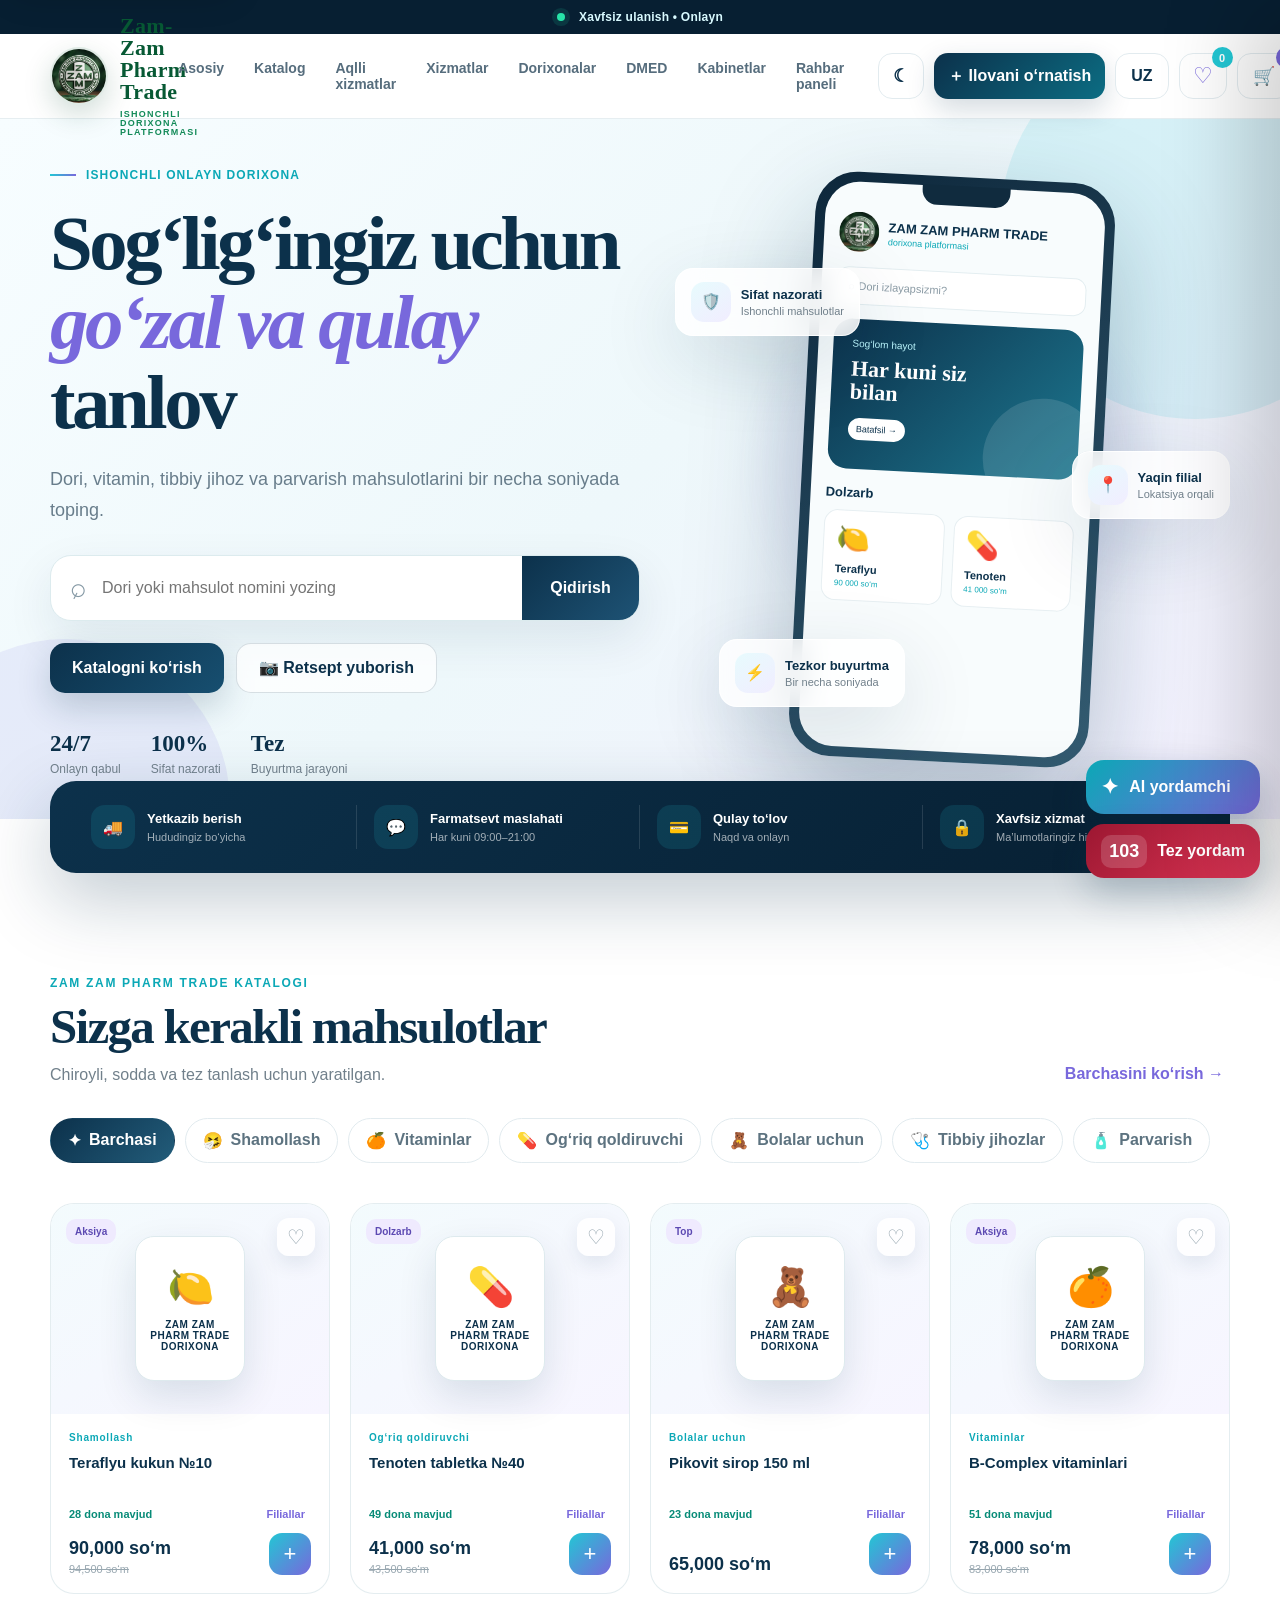
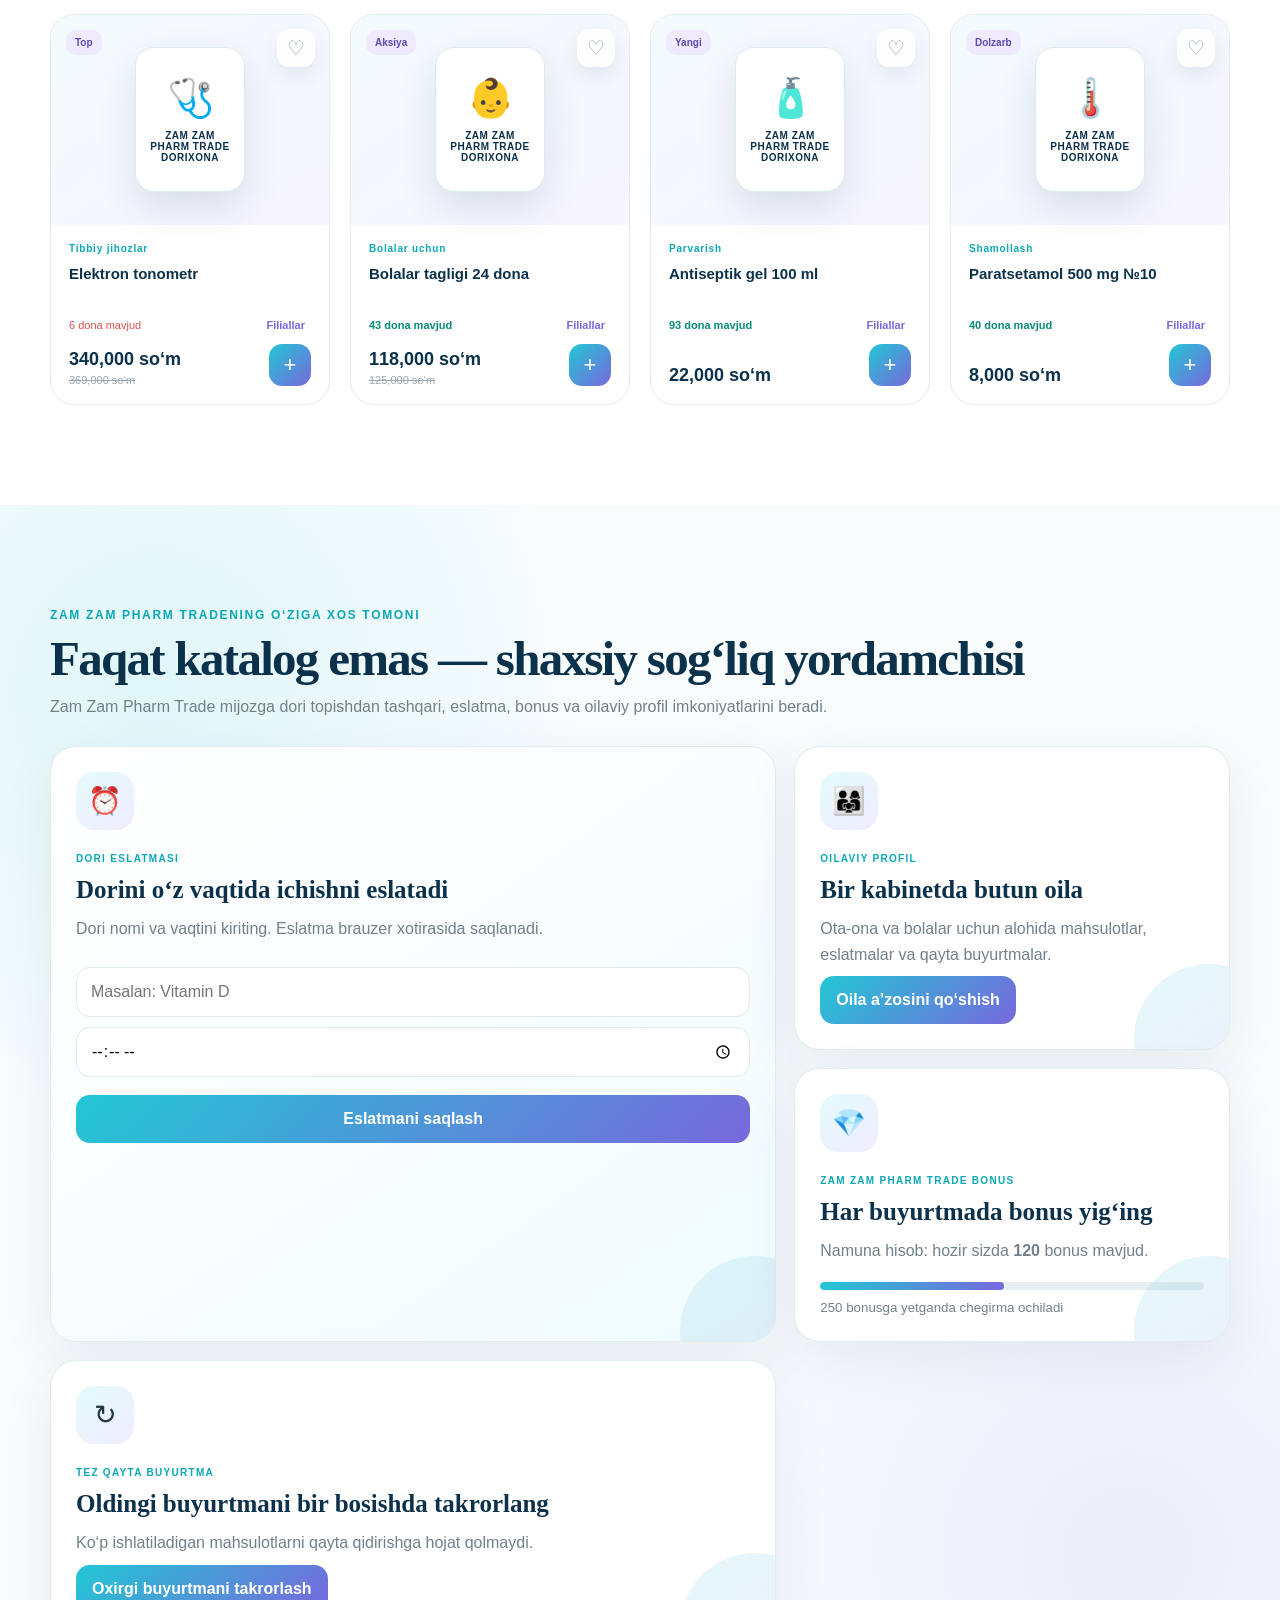
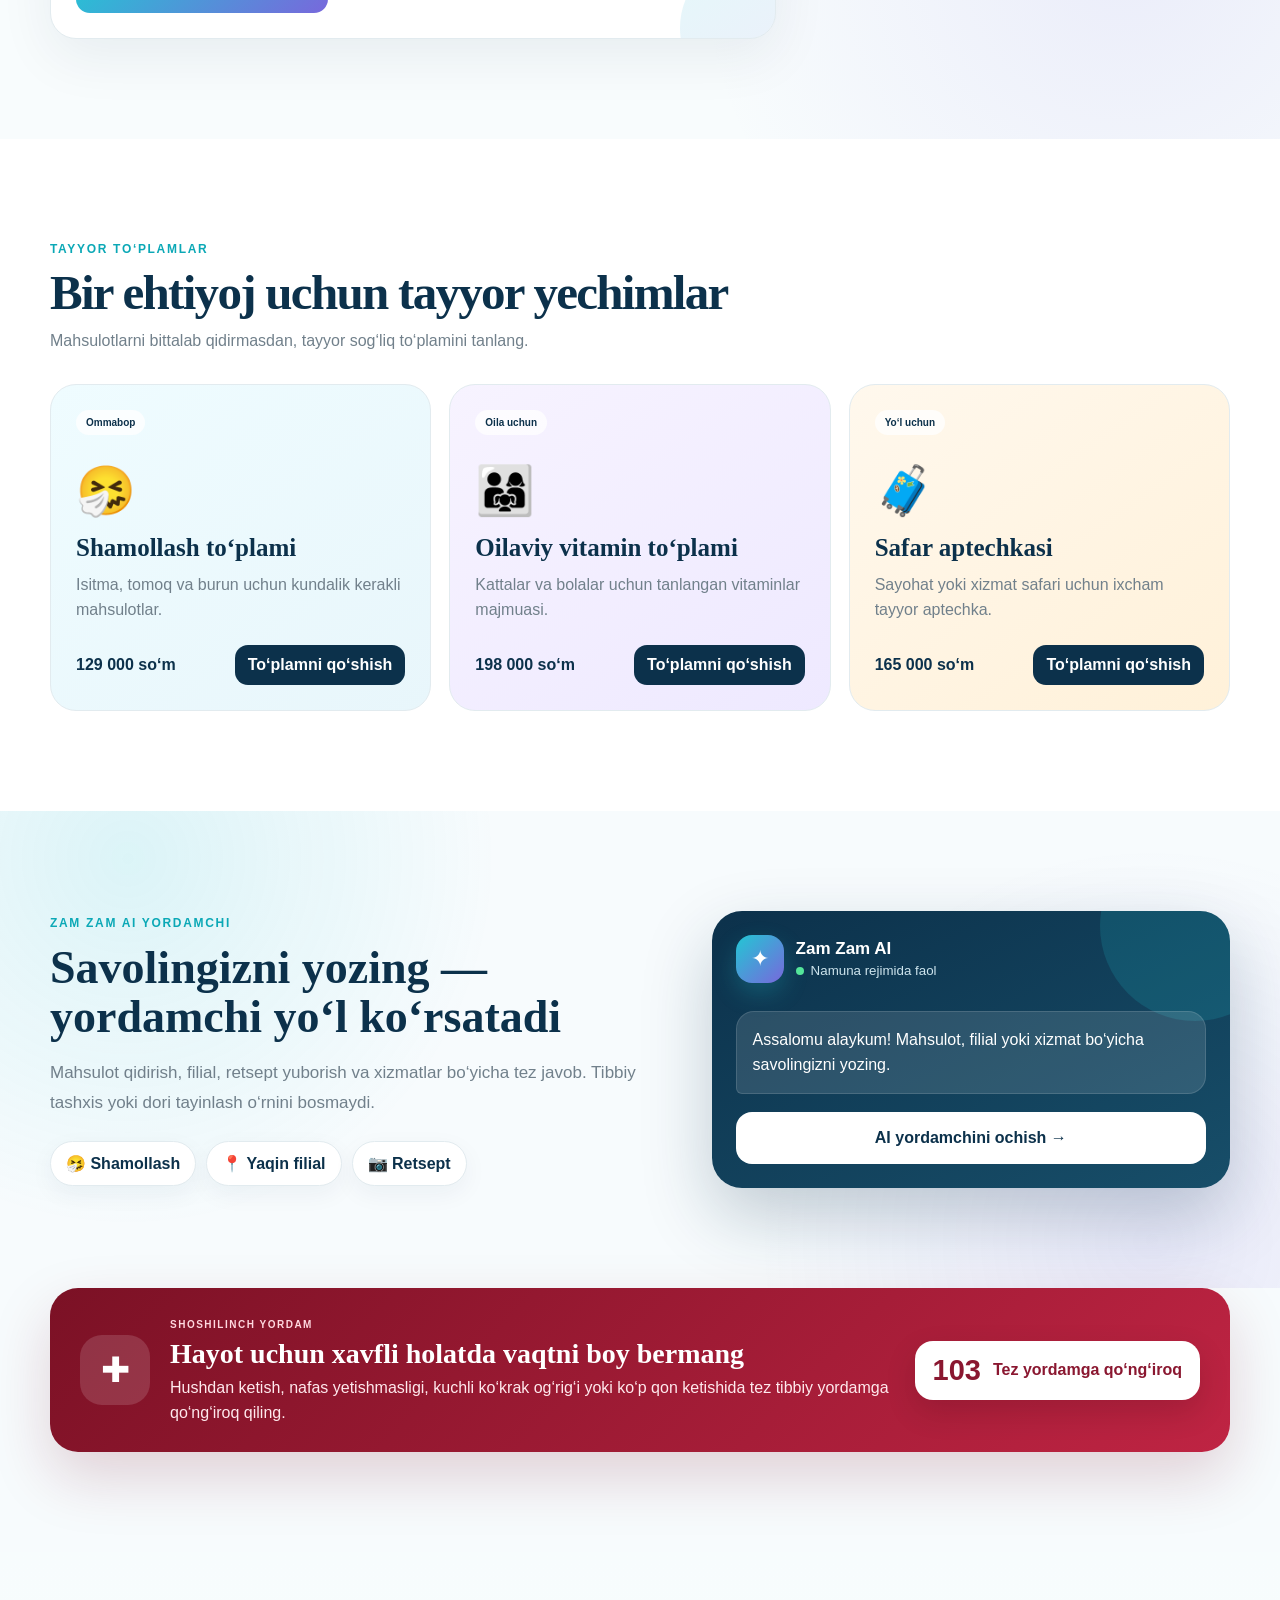
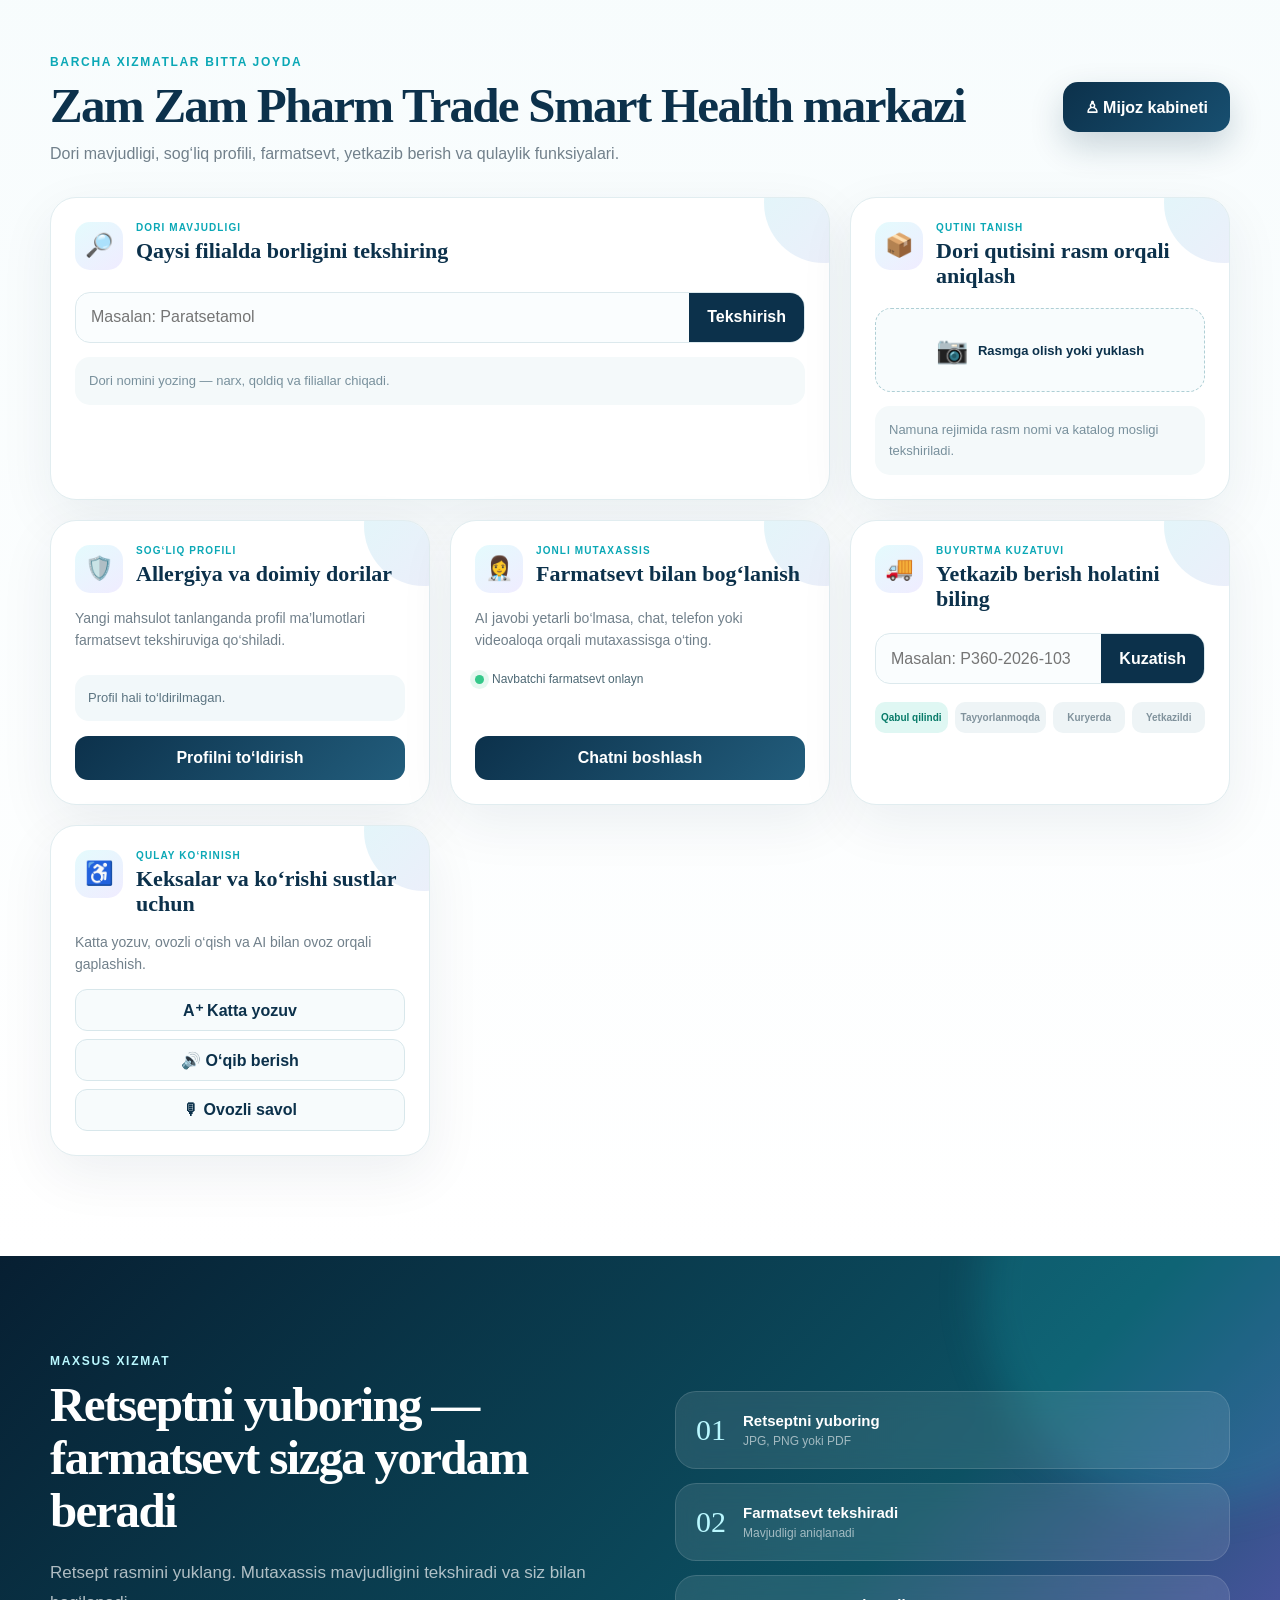
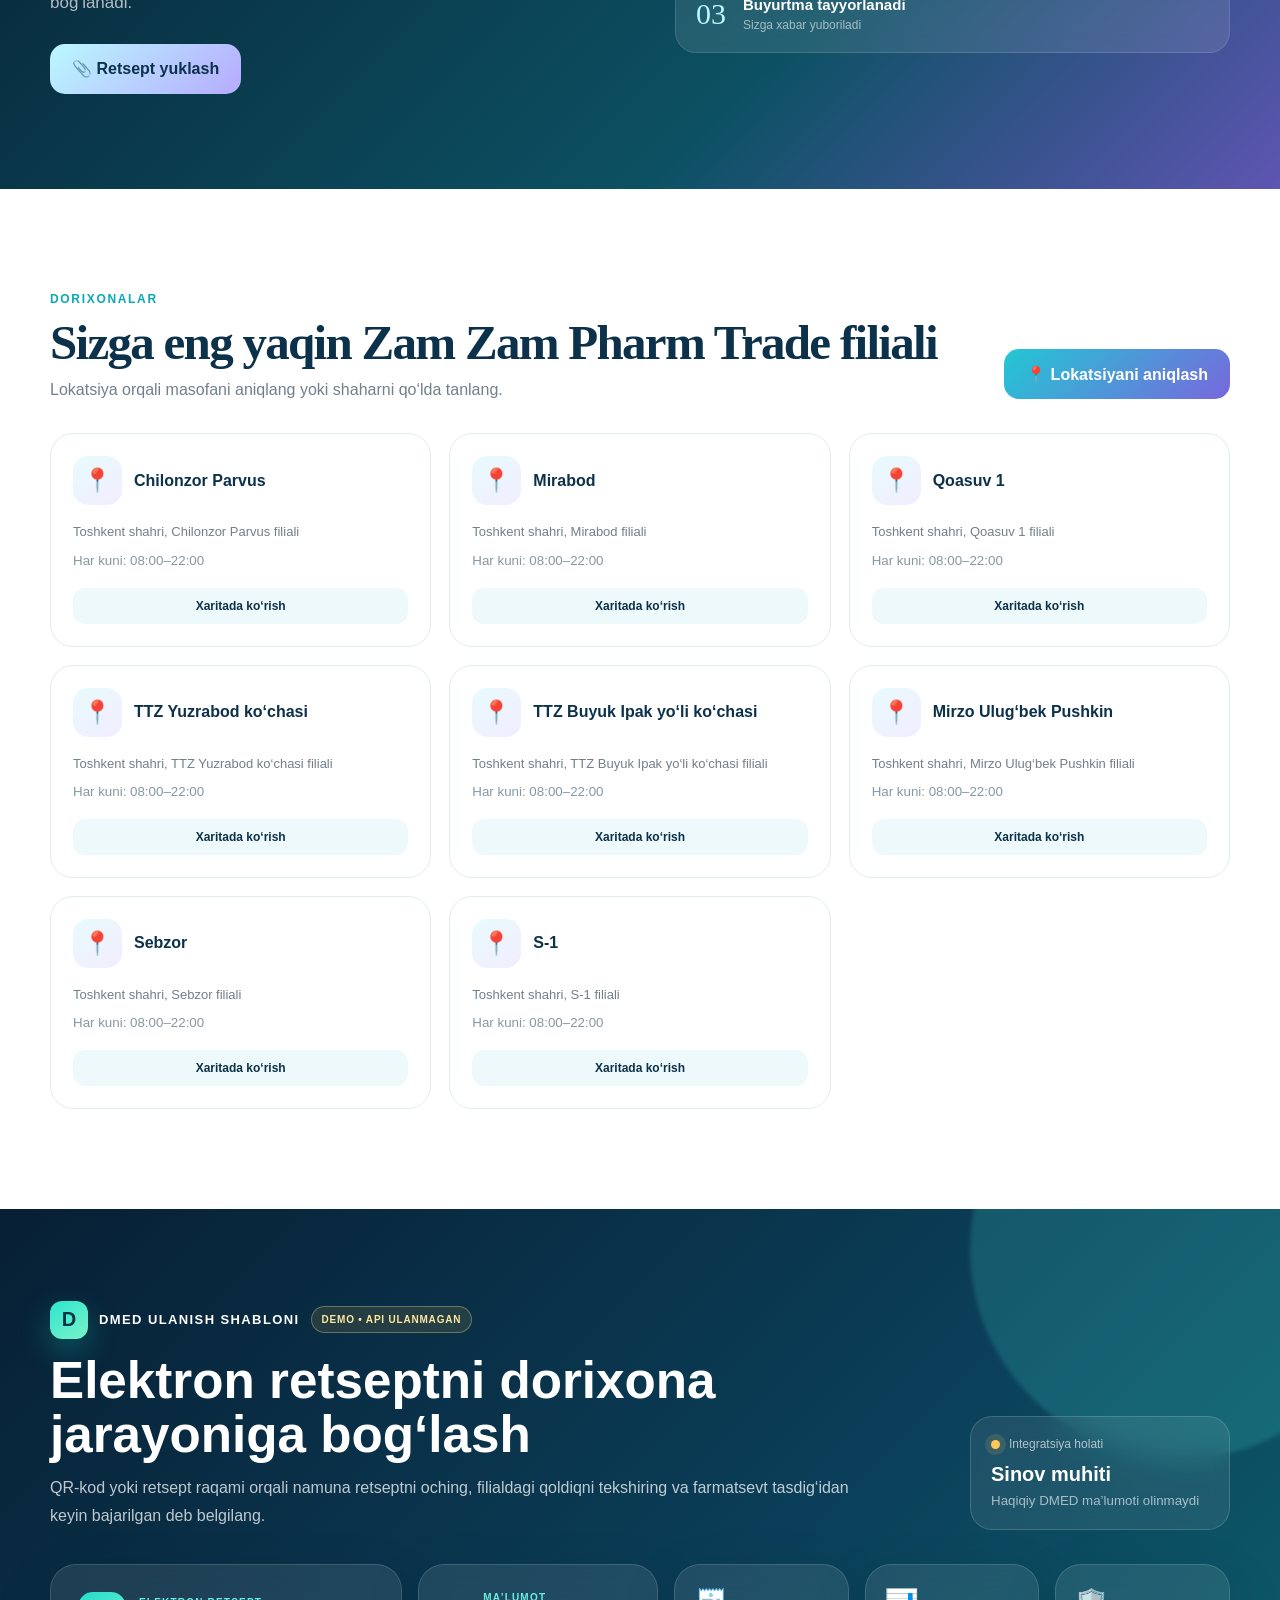
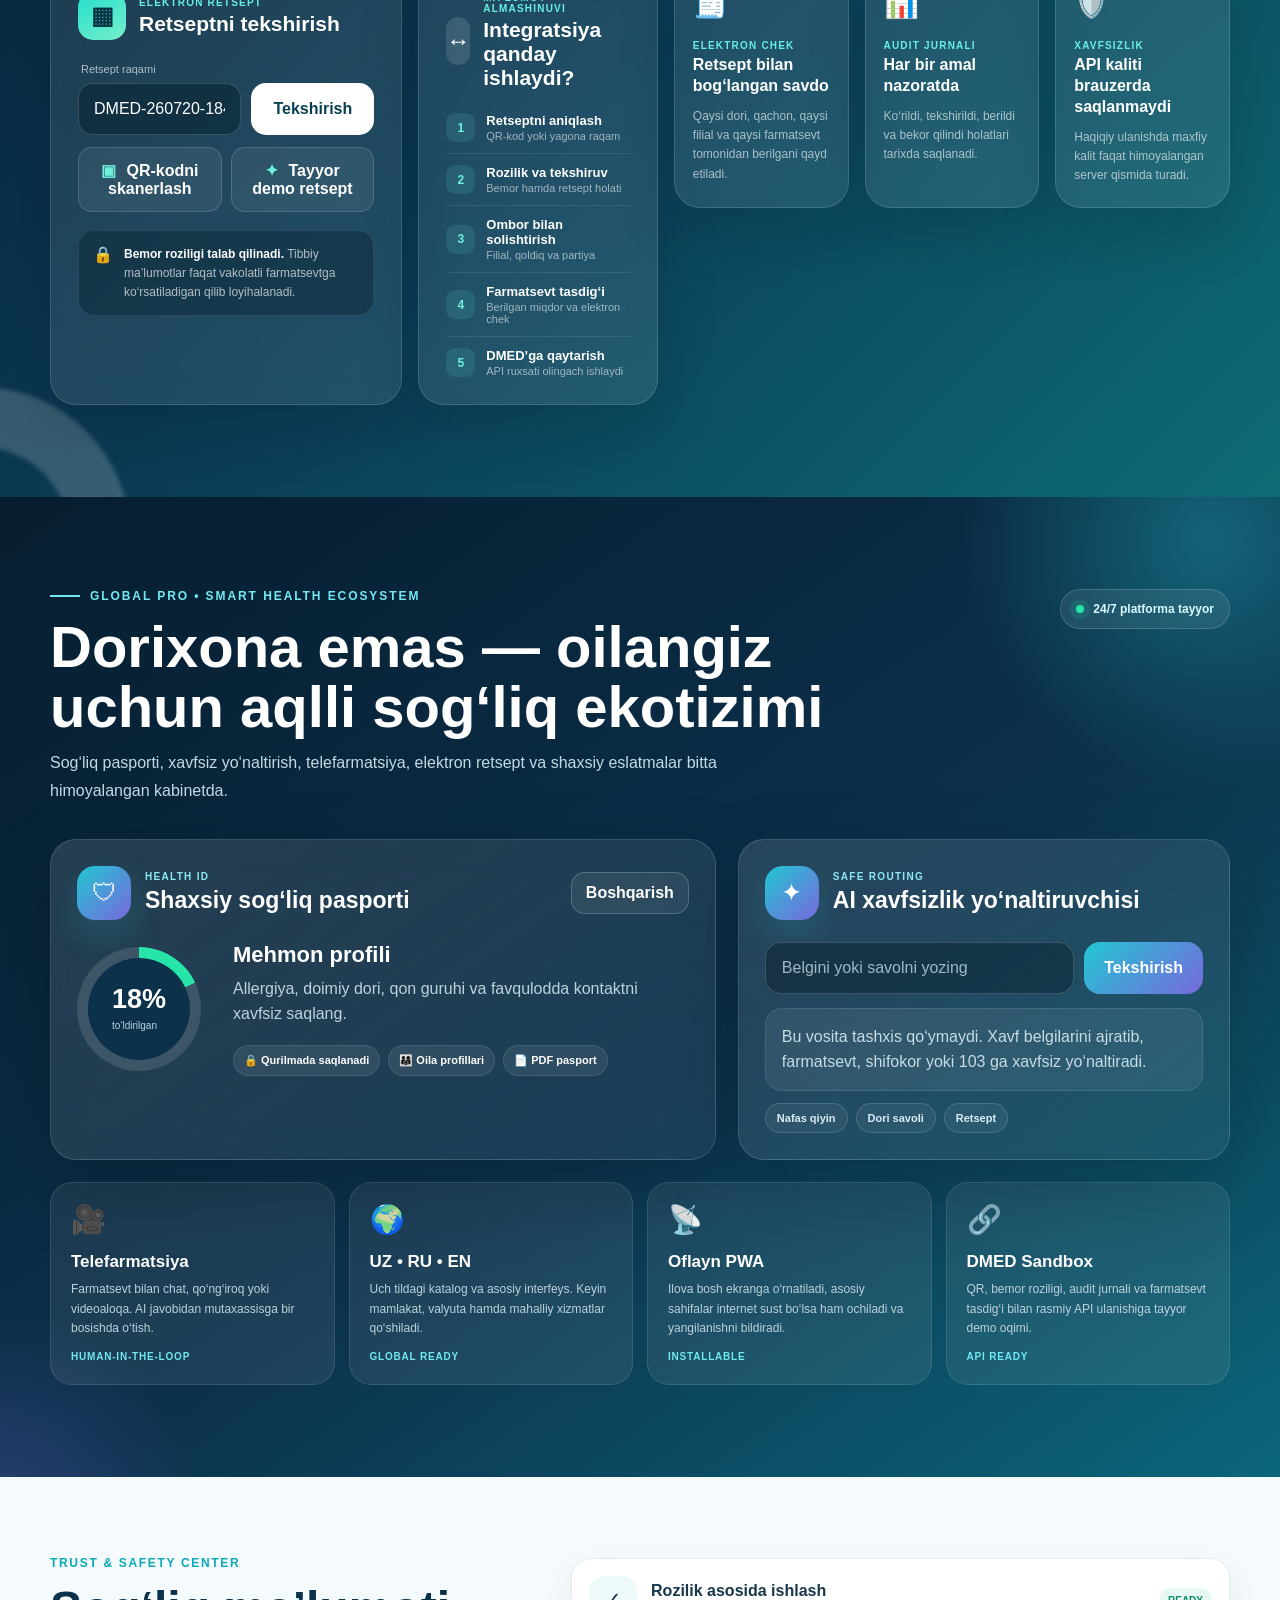
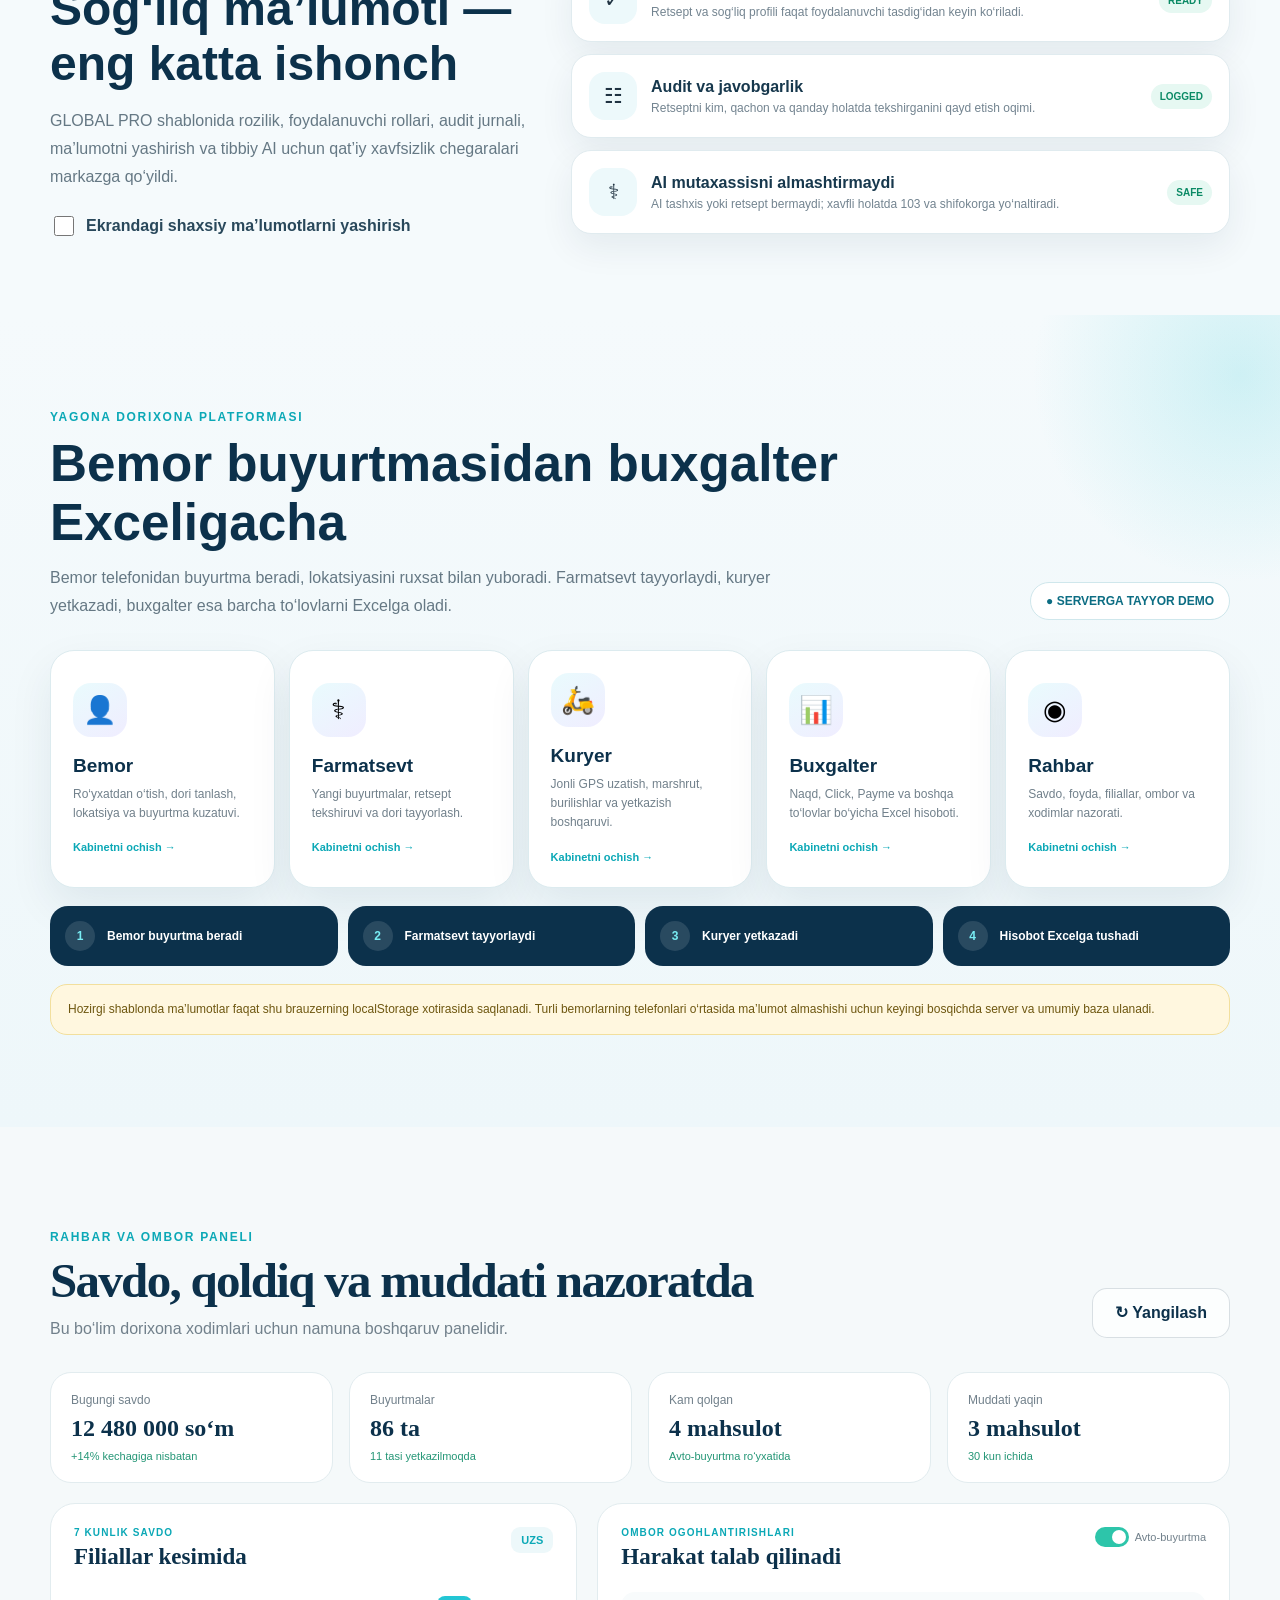
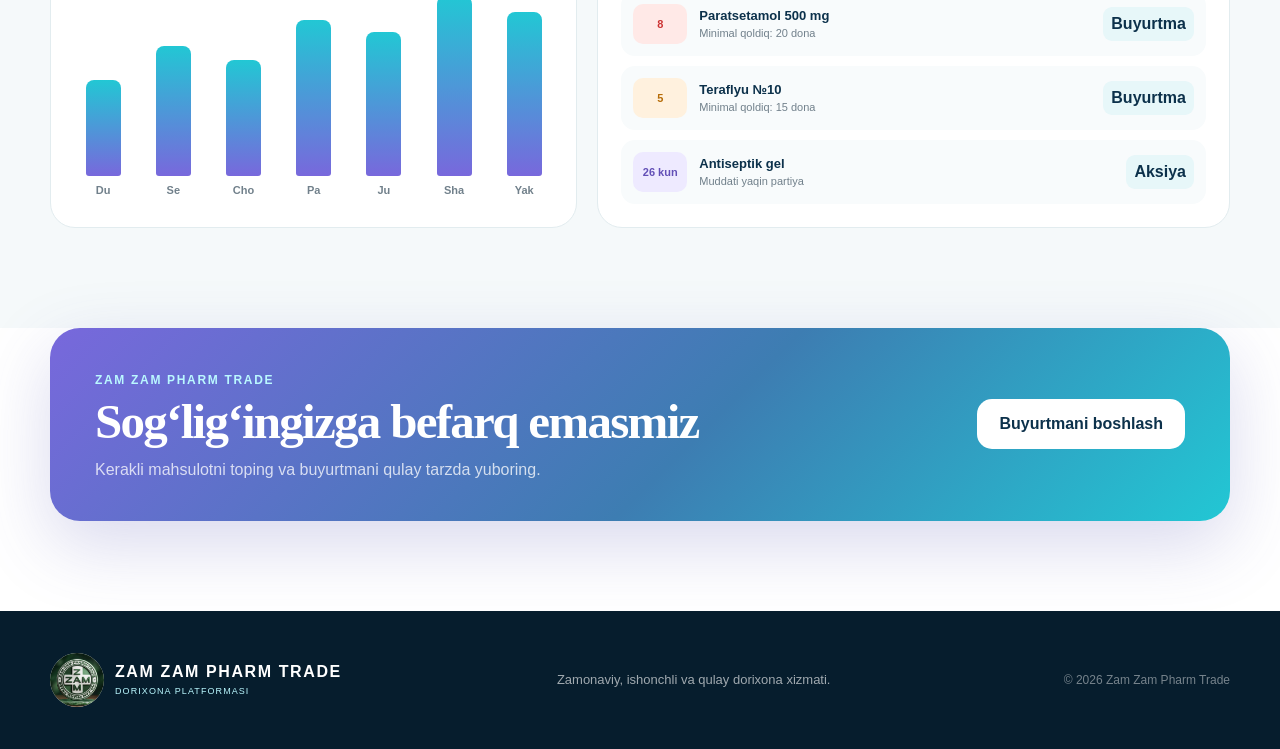
<file: 1_BOSING_PHARM360_DMED.html>
<!DOCTYPE html>
<html lang="uz">
<head>
  <meta charset="UTF-8">
  <meta name="viewport" content="width=device-width, initial-scale=1.0">
  <meta name="theme-color" content="#071f32">
  <meta name="application-name" content="Zam Zam Pharm Trade">
  <meta name="msapplication-TileColor" content="#071f32">
  <meta name="msapplication-TileImage" content="assets/zam-zam-icon-192.png?v=18">
  <meta name="color-scheme" content="light dark">
  <meta name="description" content="Zam Zam Pharm Trade PLATFORM PRO — bemor buyurtmasi, 3 til, Excel va kuryerni jonli xaritada kuzatish demo platformasi">
  <link rel="manifest" href="manifest.webmanifest?v=18">
  <link rel="shortcut icon" href="assets/zam-zam-favicon.ico?v=18">
  <link rel="apple-touch-icon" href="assets/zam-zam-icon-192.png?v=18">
  <link rel="icon" type="image/png" sizes="192x192" href="assets/zam-zam-icon-192.png?v=18">
  <link rel="icon" type="image/png" sizes="512x512" href="assets/zam-zam-icon-512.png?v=18">
  <meta name="mobile-web-app-capable" content="yes">
  <meta name="apple-mobile-web-app-capable" content="yes">
  <meta name="apple-mobile-web-app-status-bar-style" content="default">
  <meta name="apple-mobile-web-app-title" content="Zam Zam Pharm Trade">
  <title>Zam Zam Pharm Trade — PLATFORM PRO + LIVE KURYER + INTRO MUSIQA</title>
  <style>
:root{
  --cyan:#22c7d4;
  --cyan-dark:#0ba8b6;
  --navy:#0c314b;
  --navy-2:#071f32;
  --purple:#7868dc;
  --pink:#f0a7c5;
  --soft:#f4fafc;
  --white:#ffffff;
  --ink:#203342;
  --muted:#71808b;
  --line:#e2ebef;
  --danger:#d83d54;
  --shadow:0 24px 80px rgba(12,49,75,.14);
}
*{box-sizing:border-box}
html{scroll-behavior:smooth}
body{
  margin:0;
  background:#fff;
  color:var(--ink);
  font-family:Arial,Helvetica,sans-serif;
  padding-bottom:0;
}
button,input,select{font:inherit}
button,a{cursor:pointer}
a{text-decoration:none;color:inherit}
img{display:block;max-width:100%}
.container{width:min(1180px,calc(100% - 34px));margin:auto}
.hidden{display:none!important}

/* Splash */
.splash{
  position:fixed;
  inset:0;
  z-index:9999;
  display:grid;
  place-items:center;
  overflow:hidden;
  background:
    radial-gradient(circle at 50% 38%,rgba(255,255,255,.16),transparent 25%),
    linear-gradient(145deg,#0a2e47,#0c6d83 55%,#20c7d3);
  transition:opacity .7s ease,visibility .7s ease;
}
.splash-hide{opacity:0;visibility:hidden;pointer-events:none}
.splash-center{position:relative;z-index:3;text-align:center;color:#fff}
.splash-logo-frame{
  width:170px;
  height:170px;
  margin:auto;
  padding:7px;
  border-radius:50%;
  background:linear-gradient(145deg,#fff,rgba(255,255,255,.45));
  box-shadow:0 30px 100px rgba(4,28,45,.36);
  animation:splashLogo 1s cubic-bezier(.18,.89,.32,1.28) both;
}
.splash-logo-frame img{width:100%;height:100%;object-fit:contain;border-radius:50%;background:#fff}
.splash h1{font-size:43px;letter-spacing:.18em;margin:25px 0 0;padding-left:.18em}
.splash p{margin:7px 0 0;letter-spacing:.16em;color:#d8fbff}
.splash small{display:block;margin-top:13px;color:rgba(255,255,255,.75)}
.splash-progress{width:220px;height:4px;border-radius:99px;overflow:hidden;background:rgba(255,255,255,.2);margin:24px auto 0}
.splash-progress span{display:block;width:100%;height:100%;background:#fff;transform:translateX(-100%);animation:loadProgress 2.3s .55s forwards}
.splash-orbit{position:absolute;border-radius:50%;border:1px solid rgba(255,255,255,.18);animation:orbit 3s ease-in-out infinite}
.orbit-a{width:470px;height:470px}
.orbit-b{width:760px;height:760px;animation-delay:.8s}
.splash-light{position:absolute;width:320px;height:320px;border-radius:50%;background:rgba(120,104,220,.24);filter:blur(55px);right:8%;top:10%}
#skipSplash{position:absolute;right:22px;bottom:20px;border:1px solid rgba(255,255,255,.28);background:rgba(255,255,255,.10);color:#fff;padding:10px 14px;border-radius:13px}
#introSoundToggle{position:absolute;left:22px;bottom:20px;border:1px solid rgba(255,255,255,.28);background:rgba(255,255,255,.12);backdrop-filter:blur(10px);color:#fff;padding:10px 14px;border-radius:13px;display:flex;align-items:center;gap:7px;font-weight:700;box-shadow:0 10px 30px rgba(0,0,0,.10)}
#introSoundToggle:hover,#skipSplash:hover{background:rgba(255,255,255,.20)}
#introSoundToggle.sound-off{opacity:.72}
#introSoundHint{min-height:17px}
@media(max-width:520px){#introSoundToggle{left:12px;bottom:12px;padding:9px 11px;font-size:12px}#skipSplash{right:12px;bottom:12px;padding:9px 11px;font-size:12px}}

/* Header */
.header{
  position:sticky;
  top:0;
  z-index:50;
  background:rgba(255,255,255,.88);
  backdrop-filter:blur(18px);
  border-bottom:1px solid rgba(226,235,239,.85);
}
.header-inner{height:84px;display:flex;align-items:center;gap:34px}
.brand{display:flex;align-items:center;gap:12px;margin-right:auto}
.brand img{width:58px;height:58px;object-fit:contain;border-radius:50%;background:#fff;border:2px solid rgba(0,92,54,.12);box-shadow:0 10px 28px rgba(0,74,43,.18)}
.brand span{display:flex;flex-direction:column;line-height:1}
.brand strong{font-family:Georgia,serif;font-size:22px;letter-spacing:.015em;color:#075934;font-weight:800}
.brand small{font-size:9px;letter-spacing:.14em;color:#138a58;margin-top:7px;font-weight:800}
.desktop-nav{display:flex;gap:30px}
.desktop-nav a{font-size:14px;font-weight:700;color:#566d7d;position:relative}
.desktop-nav a:after{content:"";position:absolute;left:0;right:100%;bottom:-10px;height:2px;background:linear-gradient(90deg,var(--cyan),var(--purple));transition:.25s}
.desktop-nav a:hover:after{right:0}
.header-actions{display:flex;gap:10px}
.lang-button,.cart-button{
  height:46px;
  border:1px solid var(--line);
  background:#fff;
  color:var(--navy);
  border-radius:14px;
  padding:0 15px;
  font-weight:800;
}
.cart-button{position:relative;font-size:18px}
.cart-button b{position:absolute;right:-7px;top:-7px;min-width:21px;height:21px;border-radius:99px;background:var(--purple);color:#fff;display:grid;place-items:center;font-size:11px}

/* Hero */
.hero{position:relative;overflow:hidden;background:linear-gradient(135deg,#f7fdff 0%,#eef8fb 50%,#f4f1ff 100%)}
.hero-grid{min-height:700px;display:grid;grid-template-columns:1.03fr .97fr;align-items:center;gap:35px;position:relative;z-index:3}
.mini-label{display:inline-flex;align-items:center;gap:10px;color:var(--cyan-dark);font-size:12px;font-weight:800;letter-spacing:.09em;text-transform:uppercase}
.mini-label span{width:26px;height:2px;background:linear-gradient(90deg,var(--cyan),var(--purple))}
.hero h1{font-family:Georgia,serif;font-size:clamp(48px,6vw,80px);line-height:1.03;letter-spacing:-.045em;color:var(--navy);margin:22px 0}
.hero h1 em{font-style:italic;color:var(--purple)}
.hero-copy>p{max-width:650px;font-size:18px;line-height:1.75;color:#687d8b;margin:0 0 28px}
.search-box{
  width:min(690px,100%);
  height:66px;
  display:flex;
  align-items:center;
  overflow:hidden;
  background:#fff;
  border:1px solid #dcebee;
  border-radius:21px;
  box-shadow:0 18px 48px rgba(12,49,75,.09);
}
.search-icon{font-size:28px;color:#8498a4;margin-left:18px;transform:rotate(-17deg)}
.search-box input{flex:1;min-width:0;border:0;outline:0;padding:0 16px;color:var(--ink)}
.search-box button{height:100%;border:0;padding:0 28px;background:linear-gradient(135deg,var(--navy),#1e5375);color:#fff;font-weight:800}
.hero-buttons{display:flex;gap:12px;margin-top:22px;flex-wrap:wrap}
.primary-button,.soft-button,.accent-button,.white-button,.location-button{
  min-height:50px;
  border-radius:15px;
  padding:0 22px;
  border:0;
  display:inline-flex;
  align-items:center;
  justify-content:center;
  font-weight:800;
}
.primary-button{background:linear-gradient(135deg,var(--navy),#174f70);color:#fff;box-shadow:0 14px 34px rgba(12,49,75,.2)}
.soft-button{background:rgba(255,255,255,.72);color:var(--navy);border:1px solid rgba(12,49,75,.15)}
.full-button{width:100%;margin-top:12px}
.trust-grid{display:flex;gap:30px;margin-top:38px}
.trust-grid div{display:flex;flex-direction:column}
.trust-grid strong{font-family:Georgia,serif;font-size:23px;color:var(--navy)}
.trust-grid span{font-size:12px;color:var(--muted);margin-top:5px}

.hero-visual{height:610px;position:relative;display:grid;place-items:center}
.visual-glow{position:absolute;width:430px;height:430px;border-radius:50%;background:radial-gradient(circle,rgba(34,199,212,.32),rgba(120,104,220,.12),transparent 70%);filter:blur(5px)}
.phone-mockup{
  width:300px;
  height:585px;
  padding:10px;
  border-radius:42px;
  background:linear-gradient(145deg,#0d273b,#345c72);
  box-shadow:0 42px 110px rgba(12,49,75,.28);
  position:relative;
  z-index:3;
  transform:rotate(3deg);
  animation:phoneFloat 4s ease-in-out infinite;
}
.phone-top{width:88px;height:20px;border-radius:0 0 15px 15px;background:#102b3e;position:absolute;left:50%;top:9px;transform:translateX(-50%);z-index:4}
.phone-screen{height:100%;border-radius:34px;background:#f8fcfd;padding:30px 15px 18px;overflow:hidden}
.phone-brand{display:flex;align-items:center;gap:9px}
.phone-brand img{width:40px;height:40px;object-fit:contain;border-radius:50%;background:#fff}
.phone-brand div{display:flex;flex-direction:column}
.phone-brand b{font-size:13px;color:var(--navy)}
.phone-brand small{font-size:9px;color:var(--cyan-dark);margin-top:2px}
.phone-search{height:38px;border-radius:12px;background:#fff;border:1px solid #e4eef1;color:#8b9ba5;font-size:11px;display:flex;align-items:center;padding:0 11px;margin-top:15px}
.phone-banner{height:150px;border-radius:19px;padding:19px;margin-top:14px;background:linear-gradient(135deg,var(--navy),#1d7890);color:#fff;display:flex;flex-direction:column;position:relative;overflow:hidden}
.phone-banner:after{content:"";position:absolute;width:120px;height:120px;border-radius:50%;background:rgba(255,255,255,.12);right:-25px;bottom:-40px}
.phone-banner span{font-size:10px;color:#bdf8ff}
.phone-banner b{font-family:Georgia,serif;font-size:22px;max-width:150px;margin-top:8px;line-height:1.05}
.banner-pill{display:inline-flex;align-self:flex-start;font-size:9px;background:#fff;color:var(--navy);border-radius:99px;padding:6px 8px;margin-top:15px}
.phone-title{font-size:13px;font-weight:800;color:var(--navy);margin:16px 0 10px}
.phone-products{display:grid;grid-template-columns:1fr 1fr;gap:9px}
.phone-products div{background:#fff;border:1px solid #e7eff2;border-radius:14px;padding:12px;display:flex;flex-direction:column}
.phone-products span{font-size:27px}
.phone-products b{font-size:11px;color:var(--navy);margin-top:8px}
.phone-products small{font-size:8px;color:var(--cyan-dark);margin-top:4px}
.float-card{
  position:absolute;
  z-index:5;
  display:flex;
  align-items:center;
  gap:10px;
  padding:13px 15px;
  border-radius:18px;
  background:rgba(255,255,255,.83);
  backdrop-filter:blur(14px);
  border:1px solid rgba(255,255,255,.85);
  box-shadow:var(--shadow);
}
.float-card>span{width:40px;height:40px;border-radius:13px;background:linear-gradient(145deg,#e7fbfd,#f1edff);display:grid;place-items:center}
.float-card div{display:flex;flex-direction:column}
.float-card b{font-size:13px;color:var(--navy)}
.float-card small{font-size:11px;color:var(--muted);margin-top:3px}
.card-one{left:0;top:17%;animation:chipFloat 3.8s ease-in-out infinite}
.card-two{right:0;top:47%;animation:chipFloat 4.2s ease-in-out .6s infinite}
.card-three{left:8%;bottom:11%;animation:chipFloat 3.7s ease-in-out 1s infinite}
.hero-shape{position:absolute;border-radius:50%}
.shape-one{width:390px;height:390px;background:rgba(34,199,212,.12);right:-110px;top:-90px}
.shape-two{width:330px;height:330px;background:rgba(120,104,220,.10);left:-100px;bottom:-150px}

/* Benefits */
.benefit-strip{margin-top:-38px;position:relative;z-index:10}
.benefit-grid{
  background:linear-gradient(135deg,var(--navy),var(--navy-2));
  color:#fff;
  border-radius:26px;
  padding:24px;
  display:grid;
  grid-template-columns:repeat(4,1fr);
  box-shadow:0 26px 72px rgba(12,49,75,.25);
}
.benefit-grid article{display:flex;align-items:center;gap:12px;padding:0 17px;border-right:1px solid rgba(255,255,255,.12)}
.benefit-grid article:last-child{border-right:0}
.benefit-grid article>span{width:44px;height:44px;border-radius:14px;background:rgba(34,199,212,.13);display:grid;place-items:center}
.benefit-grid div{display:flex;flex-direction:column}
.benefit-grid b{font-size:13px}
.benefit-grid small{font-size:11px;color:rgba(255,255,255,.62);margin-top:5px}

/* Sections */
.catalog,.branches{padding:100px 0}
.section-heading{display:flex;align-items:flex-end;justify-content:space-between;gap:24px;margin-bottom:34px}
.section-label{font-size:12px;font-weight:800;letter-spacing:.14em;color:var(--cyan-dark)}
.section-label.light{color:#baf8ff}
.section-heading h2,.services h2,.modal-card h2,.cta h2{font-family:Georgia,serif;font-size:clamp(33px,4vw,49px);line-height:1.08;color:var(--navy);margin:10px 0 0;letter-spacing:-.035em}
.section-heading p{margin:12px 0 0;color:var(--muted)}
.text-button{border:0;background:transparent;color:var(--purple);font-weight:800}
.category-list{display:flex;gap:10px;overflow-x:auto;padding-bottom:10px;margin-bottom:30px;scrollbar-width:none}
.category-list::-webkit-scrollbar{display:none}
.category-pill{flex:none;display:flex;align-items:center;gap:8px;border:1px solid var(--line);background:#fff;border-radius:99px;padding:12px 17px;color:#5d7380;font-weight:700}
.category-pill.active{background:linear-gradient(135deg,var(--navy),#225c7a);color:#fff;border-color:transparent}
.product-grid{display:grid;grid-template-columns:repeat(4,1fr);gap:20px}
.product-card{background:#fff;border:1px solid rgba(226,235,239,.9);border-radius:24px;overflow:hidden;display:flex;flex-direction:column;transition:.25s}
.product-card:hover{transform:translateY(-7px);box-shadow:var(--shadow)}
.product-image{height:210px;display:grid;place-items:center;position:relative;background:linear-gradient(145deg,#f3fbfd,#f7f5ff)}
.product-pack{width:110px;height:145px;border-radius:19px;background:#fff;border:1px solid #deeaee;box-shadow:0 16px 38px rgba(12,49,75,.12);display:flex;flex-direction:column;align-items:center;justify-content:center;text-align:center;padding:12px}
.product-pack span{font-size:38px}
.product-pack small{font-size:10px;font-weight:800;color:var(--navy);margin-top:10px;letter-spacing:.05em}
.product-badge{position:absolute;left:15px;top:15px;background:#efeafe;color:#5c49b2;border-radius:10px;padding:7px 9px;font-size:10px;font-weight:800}
.product-info{padding:18px;display:flex;flex-direction:column;flex:1}
.product-info>small{font-size:10px;font-weight:800;letter-spacing:.08em;color:var(--cyan-dark)}
.product-info h3{font-size:15px;line-height:1.45;color:var(--navy);margin:9px 0 17px;min-height:44px}
.price-row{display:flex;align-items:flex-end;justify-content:space-between;gap:10px;margin-top:auto}
.price-row strong{font-size:18px;color:var(--navy)}
.price-row del{display:block;font-size:11px;color:#98a7b0;margin-top:4px}
.add-button{width:42px;height:42px;border:0;border-radius:13px;background:linear-gradient(135deg,var(--cyan),var(--purple));color:#fff;font-size:22px}
.empty-state{text-align:center;padding:70px 20px}
.empty-state>span{font-size:48px;color:var(--purple)}
.empty-state h3{color:var(--navy);margin:10px 0}
.empty-state p{color:var(--muted)}

/* Services */
.services{position:relative;overflow:hidden;padding:95px 0;background:linear-gradient(135deg,var(--navy-2),#0c5163 65%,#5e55b2);color:#fff}
.services-light{position:absolute;width:430px;height:430px;border-radius:50%;background:rgba(34,199,212,.16);filter:blur(20px);right:-130px;top:-180px}
.services-grid{display:grid;grid-template-columns:1fr 1fr;gap:70px;align-items:center;position:relative;z-index:2}
.services h2{color:#fff}
.services-copy p{font-size:17px;line-height:1.75;color:rgba(255,255,255,.68);max-width:630px;margin:20px 0 26px}
.accent-button{background:linear-gradient(135deg,#baf8ff,#b6abff);color:var(--navy)}
.steps{display:grid;gap:14px}
.steps article{display:flex;align-items:center;gap:17px;padding:20px;border-radius:21px;background:rgba(255,255,255,.10);border:1px solid rgba(255,255,255,.13);backdrop-filter:blur(12px)}
.steps article>span{font-family:Georgia,serif;font-size:30px;color:#baf8ff}
.steps div{display:flex;flex-direction:column}
.steps b{font-size:15px}
.steps small{font-size:12px;color:rgba(255,255,255,.58);margin-top:5px}

/* Branches */
.location-button{background:linear-gradient(135deg,var(--cyan),var(--purple));color:#fff}
.nearest-result{margin-bottom:20px;padding:18px 20px;border-radius:18px;background:linear-gradient(135deg,#e9fbfd,#f0edff);border:1px solid #d7e9ee;color:var(--navy)}
.branch-grid{display:grid;grid-template-columns:repeat(3,1fr);gap:18px}
.branch-card{background:#fff;border:1px solid var(--line);border-radius:23px;padding:22px;display:flex;flex-direction:column;transition:.2s}
.branch-card.nearest{border-color:var(--purple);box-shadow:0 18px 55px rgba(120,104,220,.16)}
.branch-head{display:flex;align-items:center;gap:12px}
.branch-icon{width:49px;height:49px;border-radius:15px;background:linear-gradient(145deg,#e8fbfd,#f2edff);display:grid;place-items:center;font-size:23px}
.branch-card h3{font-size:16px;color:var(--navy);margin:0}
.branch-card p{font-size:13px;line-height:1.55;color:var(--muted);margin:17px 0 10px}
.branch-card>small{color:#8797a0}
.distance{align-self:flex-start;margin-top:12px;padding:7px 9px;border-radius:10px;background:#efeafe;color:#5c49b2;font-size:11px;font-weight:800}
.branch-actions{display:grid;grid-template-columns:1fr 1fr;gap:8px;margin-top:20px}.branch-actions.single{grid-template-columns:1fr}
.branch-actions a{text-align:center;padding:11px;border-radius:12px;font-size:12px;font-weight:800}
.call-link{background:var(--navy);color:#fff}
.map-link{background:#eef9fb;color:var(--navy)}

/* CTA */
.cta{padding:0 0 90px}
.cta-card{border-radius:30px;padding:42px 45px;background:linear-gradient(135deg,var(--purple),#3d7db2 55%,var(--cyan));color:#fff;display:flex;align-items:center;justify-content:space-between;gap:24px;box-shadow:0 24px 70px rgba(82,82,177,.22)}
.cta h2{color:#fff;margin-top:8px}
.cta p{color:rgba(255,255,255,.76);margin:12px 0 0}
.white-button{background:#fff;color:var(--navy);white-space:nowrap}

/* Footer */
footer{background:#061d2d;color:#fff;padding:42px 0}
.footer-grid{display:grid;grid-template-columns:1fr 1fr auto;align-items:center;gap:30px}
.footer-brand{display:flex;align-items:center;gap:11px}
.footer-brand img{width:54px;height:54px;object-fit:contain;border-radius:50%;background:#fff}
.footer-brand div{display:flex;flex-direction:column}
.footer-brand strong{letter-spacing:.1em}
.footer-brand small{font-size:9px;letter-spacing:.12em;color:#baf8ff;margin-top:5px}
footer p{font-size:13px;color:rgba(255,255,255,.62)}
.footer-grid>span{font-size:12px;color:rgba(255,255,255,.45)}

/* Drawer */
.overlay{position:fixed;inset:0;z-index:80;background:rgba(6,29,45,.55);opacity:0;pointer-events:none;transition:.25s}
.overlay.open{opacity:1;pointer-events:auto}
.cart-drawer{position:fixed;right:0;top:0;bottom:0;z-index:90;width:min(440px,100%);background:#fff;transform:translateX(100%);transition:.3s;display:flex;flex-direction:column;box-shadow:-35px 0 80px rgba(0,0,0,.18)}
.cart-drawer.open{transform:translateX(0)}
.drawer-header{padding:26px;border-bottom:1px solid var(--line);display:flex;justify-content:space-between;align-items:flex-start}
.drawer-header small{color:var(--cyan-dark);font-weight:800;letter-spacing:.13em}
.drawer-header h2{font-family:Georgia,serif;color:var(--navy);margin:7px 0 0}
.drawer-header button,.modal-close{width:39px;height:39px;border:1px solid var(--line);background:#fff;border-radius:13px;font-size:24px;color:var(--navy)}
.cart-items{padding:18px;overflow:auto;flex:1}
.empty-cart{text-align:center;color:var(--muted);padding:50px 12px}
.empty-cart span{font-size:45px}
.cart-item{display:grid;grid-template-columns:52px 1fr auto;gap:12px;align-items:center;padding:14px 0;border-bottom:1px solid var(--line)}
.cart-emoji{width:52px;height:52px;border-radius:14px;background:linear-gradient(145deg,#e7fbfd,#f0edff);display:grid;place-items:center;font-size:22px}
.cart-item h4{margin:0 0 4px;color:var(--navy);font-size:14px}
.cart-item small{color:var(--muted)}
.qty{display:flex;align-items:center;gap:7px;margin-top:8px}
.qty button{width:25px;height:25px;border:1px solid var(--line);background:#fff;border-radius:8px}
.remove-button{border:0;background:transparent;color:var(--danger);font-size:18px}
.drawer-footer{padding:20px;border-top:1px solid var(--line)}
.drawer-footer>div{display:flex;justify-content:space-between;margin-bottom:15px}
.drawer-footer strong{font-size:20px;color:var(--navy)}
.drawer-footer button{width:100%;height:52px;border:0;border-radius:15px;background:linear-gradient(135deg,var(--cyan),var(--purple));color:#fff;font-weight:800}

/* Modal */
.modal{position:fixed;inset:0;z-index:110;background:rgba(6,29,45,.58);display:grid;place-items:center;padding:18px;opacity:0;visibility:hidden;pointer-events:none;transition:.25s}
.modal.open{opacity:1;visibility:visible;pointer-events:auto}
.modal-card{width:min(510px,100%);background:#fff;border-radius:28px;padding:32px;position:relative;box-shadow:0 30px 90px rgba(0,0,0,.22)}
.modal-card h2{font-size:34px}
.modal-card>p{color:var(--muted);line-height:1.6}
.modal-close{position:absolute;right:18px;top:18px}
.modal-icon{width:67px;height:67px;border-radius:21px;background:linear-gradient(145deg,#e6fbfd,#f0edff);display:grid;place-items:center;font-size:30px;margin-bottom:20px}
.upload-box{border:2px dashed #cfdee4;border-radius:20px;padding:28px;display:flex;flex-direction:column;align-items:center;background:#f7fbfc}
.upload-box input{display:none}
.upload-box>span{font-size:34px}
.upload-box b{color:var(--navy);margin-top:8px}
.upload-box small{color:var(--muted);margin-top:5px}
#citySelect{width:100%;height:49px;border:1px solid var(--line);border-radius:14px;padding:0 13px;margin-top:14px;background:#fff}
.status{margin-top:13px;padding:12px;border-radius:12px;background:#e9fbfd;color:var(--navy);font-size:13px}
.status.error{background:#fff0f2;color:#9e2f43}

/* Mobile nav */
.mobile-nav{display:none}

/* Animations */
@keyframes splashLogo{from{opacity:0;transform:scale(.45) rotate(-12deg)}to{opacity:1;transform:scale(1) rotate(0)}}
@keyframes loadProgress{to{transform:translateX(0)}}
@keyframes orbit{0%,100%{transform:scale(.92);opacity:.45}50%{transform:scale(1.05);opacity:.12}}
@keyframes phoneFloat{0%,100%{transform:rotate(3deg) translateY(0)}50%{transform:rotate(3deg) translateY(-9px)}}
@keyframes chipFloat{0%,100%{transform:translateY(0)}50%{transform:translateY(-7px)}}

/* Responsive */
@media(max-width:980px){
  .desktop-nav{display:none}
  .hero-grid{grid-template-columns:1fr;min-height:auto;padding:84px 0 66px}
  .hero-copy{text-align:center}
  .mini-label,.hero-buttons,.trust-grid{justify-content:center}
  .hero-copy>p{margin-left:auto;margin-right:auto}
  .search-box{margin:auto}
  .hero-visual{height:560px}
  .benefit-grid{grid-template-columns:repeat(2,1fr);gap:18px}
  .benefit-grid article{border-right:0}
  .product-grid{grid-template-columns:repeat(2,1fr)}
  .services-grid{grid-template-columns:1fr}
  .services-copy{text-align:center}
  .services-copy p{margin-left:auto;margin-right:auto}
  .branch-grid{grid-template-columns:1fr 1fr}
}
@media(max-width:680px){
  body{padding-bottom:76px}
  .container{width:min(100% - 22px,1180px)}
  .header-inner{height:72px}
  .brand img{width:46px;height:46px}
  .brand strong{font-size:18px}
  .brand small{font-size:8px}
  .lang-button{height:42px}
  .cart-button{display:none}
  .hero-grid{padding-top:58px}
  .hero h1{font-size:42px}
  .hero-copy>p{font-size:15px}
  .search-box{height:57px}
  .search-box button{padding:0 16px}
  .trust-grid{gap:16px}
  .trust-grid strong{font-size:20px}
  .hero-visual{height:500px}
  .phone-mockup{width:250px;height:480px}
  .phone-banner{height:125px}
  .phone-banner b{font-size:18px}
  .phone-products div{padding:9px}
  .float-card{padding:10px}
  .float-card>span{width:34px;height:34px}
  .card-one{left:0}
  .card-two{right:0}
  .card-three{left:2%}
  .benefit-strip{margin-top:-20px}
  .benefit-grid{grid-template-columns:1fr;padding:19px}
  .benefit-grid article{padding:8px}
  .catalog,.branches{padding:70px 0}
  .section-heading{align-items:flex-start}
  .section-heading h2{font-size:34px}
  .product-grid{grid-template-columns:repeat(2,1fr);gap:11px}
  .product-image{height:155px}
  .product-pack{width:82px;height:108px}
  .product-pack span{font-size:29px}
  .product-info{padding:13px}
  .product-info h3{font-size:13px;min-height:56px}
  .price-row strong{font-size:15px}
  .add-button{width:38px;height:38px}
  .services{padding:70px 0}
  .services h2{font-size:34px}
  .branch-grid{grid-template-columns:1fr}
  .cta{padding-bottom:70px}
  .cta-card{padding:30px 23px;display:block}
  .white-button{width:100%;margin-top:22px}
  .footer-grid{grid-template-columns:1fr;text-align:center;justify-items:center}
  .mobile-nav{
    position:fixed;
    left:0;right:0;bottom:0;
    height:72px;
    z-index:70;
    display:grid;
    grid-template-columns:repeat(5,1fr);
    background:#fff;
    border-top:1px solid var(--line);
    padding:7px 3px max(7px,env(safe-area-inset-bottom));
  }
  .mobile-nav a,.mobile-nav button{border:0;background:transparent;color:#738792;display:flex;flex-direction:column;align-items:center;justify-content:center;gap:3px;font-size:10px;font-weight:700}
  .mobile-nav span{font-size:20px}
  .splash-logo-frame{width:140px;height:140px}
  .splash h1{font-size:36px}
}
@media(max-width:390px){
  .hero h1{font-size:37px}
  .brand span{display:none}
  .search-box input{font-size:13px}
}


/* Zam Zam Pharm Trade uchun o‘ziga xos funksiyalar */
.favorite-top{
  height:46px;
  min-width:48px;
  border:1px solid var(--line);
  background:#fff;
  color:var(--purple);
  border-radius:14px;
  font-size:22px;
  position:relative;
}
.favorite-top b{
  position:absolute;
  top:-7px;
  right:-7px;
  min-width:21px;
  height:21px;
  border-radius:99px;
  background:var(--cyan);
  color:#fff;
  display:grid;
  place-items:center;
  font-size:11px;
}
.favorite-product{
  position:absolute;
  right:14px;
  top:14px;
  width:38px;
  height:38px;
  border:0;
  border-radius:12px;
  background:rgba(255,255,255,.9);
  color:#8fa0aa;
  font-size:20px;
  box-shadow:0 8px 20px rgba(12,49,75,.09);
}
.favorite-product.active{color:#e85c88}

.unique-section{
  padding:100px 0;
  background:
    radial-gradient(circle at 12% 15%,rgba(34,199,212,.11),transparent 28%),
    radial-gradient(circle at 88% 85%,rgba(120,104,220,.10),transparent 28%),
    #f8fcfd;
}
.unique-heading{margin-bottom:30px}
.unique-grid{
  display:grid;
  grid-template-columns:1.25fr .75fr;
  gap:18px;
}
.unique-card{
  min-height:260px;
  background:#fff;
  border:1px solid var(--line);
  border-radius:26px;
  padding:25px;
  position:relative;
  overflow:hidden;
  box-shadow:0 18px 55px rgba(12,49,75,.07);
}
.unique-card:after{
  content:"";
  position:absolute;
  width:150px;
  height:150px;
  border-radius:50%;
  right:-55px;
  bottom:-65px;
  background:linear-gradient(145deg,rgba(34,199,212,.12),rgba(120,104,220,.12));
}
.reminder-card{
  grid-row:span 2;
  min-height:538px;
  background:linear-gradient(145deg,#ffffff,#f1fbfd);
}
.unique-icon{
  width:58px;
  height:58px;
  border-radius:18px;
  display:grid;
  place-items:center;
  font-size:27px;
  background:linear-gradient(145deg,#e4fbfd,#f0ecff);
  margin-bottom:18px;
}
.tiny-label{
  font-size:10px;
  font-weight:800;
  letter-spacing:.13em;
  color:var(--cyan-dark);
}
.unique-card h3{
  font-family:Georgia,serif;
  color:var(--navy);
  font-size:25px;
  line-height:1.15;
  margin:10px 0 11px;
}
.unique-card p{
  color:var(--muted);
  line-height:1.65;
  margin:0;
}
.reminder-form{
  display:grid;
  gap:10px;
  margin-top:25px;
  position:relative;
  z-index:2;
}
.reminder-form input{
  height:50px;
  border:1px solid var(--line);
  border-radius:14px;
  padding:0 14px;
  background:#fff;
  outline:0;
}
.reminder-form button,.unique-action{
  min-height:48px;
  border:0;
  border-radius:14px;
  background:linear-gradient(135deg,var(--cyan),var(--purple));
  color:#fff;
  font-weight:800;
  padding:0 16px;
  margin-top:8px;
}
.saved-reminder{
  margin-top:15px;
  border-radius:14px;
  padding:13px;
  background:#e9fbfd;
  color:var(--navy);
  position:relative;
  z-index:2;
}
.bonus-progress{
  height:8px;
  border-radius:99px;
  background:#e9eef1;
  overflow:hidden;
  margin:18px 0 8px;
}
.bonus-progress span{
  display:block;
  height:100%;
  border-radius:inherit;
  background:linear-gradient(90deg,var(--cyan),var(--purple));
}
.bonus-card small{color:var(--muted)}
.bundle-section{padding:100px 0;background:#fff}
.bundle-grid{display:grid;grid-template-columns:repeat(3,1fr);gap:18px}
.bundle-card{
  border-radius:26px;
  padding:25px;
  min-height:320px;
  display:flex;
  flex-direction:column;
  position:relative;
  overflow:hidden;
  border:1px solid var(--line);
}
.bundle-cold{background:linear-gradient(145deg,#effcff,#e8f6fb)}
.bundle-family{background:linear-gradient(145deg,#f7f3ff,#eee9ff)}
.bundle-travel{background:linear-gradient(145deg,#fff8ed,#fff1d9)}
.bundle-badge{
  align-self:flex-start;
  padding:7px 10px;
  border-radius:99px;
  background:rgba(255,255,255,.76);
  font-size:10px;
  font-weight:800;
  color:var(--navy);
}
.bundle-emoji{font-size:48px;margin:28px 0 15px}
.bundle-card h3{
  font-family:Georgia,serif;
  font-size:25px;
  color:var(--navy);
  margin:0 0 10px;
}
.bundle-card p{
  color:var(--muted);
  line-height:1.6;
  margin:0;
}
.bundle-bottom{
  margin-top:auto;
  padding-top:22px;
  display:flex;
  align-items:center;
  justify-content:space-between;
  gap:10px;
}
.bundle-bottom strong{color:var(--navy)}
.bundle-bottom button{
  border:0;
  border-radius:13px;
  background:var(--navy);
  color:#fff;
  padding:11px 13px;
  font-weight:800;
}

@media(max-width:980px){
  .unique-grid{grid-template-columns:1fr 1fr}
  .reminder-card{grid-row:auto;grid-column:1/-1;min-height:auto}
  .bundle-grid{grid-template-columns:1fr 1fr}
}
@media(max-width:680px){
  .favorite-top{display:none}
  .unique-section,.bundle-section{padding:70px 0}
  .unique-grid{grid-template-columns:1fr}
  .reminder-card{grid-column:auto}
  .bundle-grid{grid-template-columns:1fr}
}


/* Zam Zam AI va 103 tez yordam */
.ai-section{
  padding:100px 0;
  background:
    radial-gradient(circle at 10% 10%,rgba(34,199,212,.13),transparent 30%),
    radial-gradient(circle at 90% 90%,rgba(120,104,220,.12),transparent 32%),
    #f7fbfd;
}
.ai-layout{display:grid;grid-template-columns:1.1fr .9fr;gap:28px;align-items:center}
.ai-copy h2{font-family:Georgia,serif;font-size:46px;line-height:1.08;color:var(--navy);max-width:720px;margin:12px 0 16px}
.ai-copy p{color:var(--muted);font-size:17px;line-height:1.75;max-width:700px;margin:0}
.ai-suggestion-row{display:flex;flex-wrap:wrap;gap:10px;margin-top:24px}
.ai-suggestion{border:1px solid var(--line);background:#fff;color:var(--navy);border-radius:999px;padding:12px 15px;font-weight:800;box-shadow:0 8px 25px rgba(12,49,75,.05)}
.ai-preview-card{background:linear-gradient(155deg,#0c314b,#174e69);border-radius:30px;padding:24px;color:#fff;box-shadow:0 28px 70px rgba(12,49,75,.23);position:relative;overflow:hidden}
.ai-preview-card:after{content:"";position:absolute;width:190px;height:190px;border-radius:50%;right:-60px;top:-80px;background:rgba(34,199,212,.16)}
.ai-preview-head{display:flex;align-items:center;gap:12px;position:relative;z-index:2}
.ai-avatar{width:48px;height:48px;border-radius:16px;display:grid;place-items:center;background:linear-gradient(135deg,var(--cyan),var(--purple));color:#fff;font-size:22px;box-shadow:0 10px 25px rgba(34,199,212,.24);flex:0 0 auto}
.ai-preview-head b{display:block;font-size:17px}.ai-preview-head small{display:flex;align-items:center;gap:7px;color:#cde4ed;margin-top:4px}.ai-preview-head small span{width:8px;height:8px;border-radius:50%;background:#54e59a}
.ai-preview-message{margin:28px 0 18px;background:rgba(255,255,255,.12);border:1px solid rgba(255,255,255,.13);border-radius:18px 18px 18px 6px;padding:16px;line-height:1.55;position:relative;z-index:2}
.ai-open-button{width:100%;height:52px;border:0;border-radius:16px;background:#fff;color:var(--navy);font-weight:900;position:relative;z-index:2}

.emergency-section{padding:0 0 100px;background:#f7fbfd}
.emergency-card{display:grid;grid-template-columns:auto 1fr auto;align-items:center;gap:20px;background:linear-gradient(135deg,#7b1125,#bf2443);color:#fff;border-radius:28px;padding:26px 30px;box-shadow:0 25px 60px rgba(123,17,37,.18)}
.emergency-symbol{width:70px;height:70px;border-radius:22px;background:rgba(255,255,255,.14);display:grid;place-items:center;font-size:35px}
.emergency-copy span{font-size:10px;letter-spacing:.15em;font-weight:900;color:#ffd8df}.emergency-copy h2{font-family:Georgia,serif;font-size:28px;margin:6px 0}.emergency-copy p{margin:0;color:#ffe9ed;line-height:1.55}
.emergency-button{min-width:235px;border:0;background:#fff;color:#8a1730;border-radius:18px;padding:13px 18px;display:flex;align-items:center;justify-content:center;gap:12px;box-shadow:0 12px 30px rgba(42,0,10,.16)}
.emergency-button b{font-size:29px}.emergency-button span{font-weight:900;text-align:left}

.floating-health-actions{position:fixed;right:20px;bottom:22px;z-index:75;display:grid;gap:10px}
.floating-health-actions button{border:0;border-radius:18px;min-width:150px;height:54px;color:#fff;display:flex;align-items:center;justify-content:flex-start;gap:10px;padding:0 15px;box-shadow:0 15px 35px rgba(12,49,75,.24);font-weight:900}
.floating-ai{background:linear-gradient(135deg,var(--cyan-dark),var(--purple))}.floating-ai span{font-size:21px}
.floating-emergency{background:linear-gradient(135deg,#9c1731,#dc3555)}.floating-emergency span{font-size:18px;background:rgba(255,255,255,.16);border-radius:10px;padding:6px 8px}

.ai-chat-panel{position:fixed;right:20px;bottom:20px;width:min(390px,calc(100vw - 24px));height:min(650px,calc(100vh - 40px));z-index:110;background:#fff;border:1px solid var(--line);border-radius:26px;box-shadow:0 30px 90px rgba(5,35,52,.28);display:flex;flex-direction:column;overflow:hidden;transform:translateY(30px) scale(.96);opacity:0;pointer-events:none;transition:.25s ease}
.ai-chat-panel.open{transform:none;opacity:1;pointer-events:auto}
.ai-chat-header{display:flex;align-items:center;justify-content:space-between;padding:16px 17px;background:linear-gradient(135deg,#0c314b,#185a75);color:#fff}
.ai-chat-title{display:flex;align-items:center;gap:10px}.ai-chat-title b,.ai-chat-title small{display:block}.ai-chat-title small{color:#c9e1eb;margin-top:3px;font-size:11px}.ai-chat-header .ai-avatar{width:42px;height:42px;border-radius:14px}
.ai-chat-header>button{width:38px;height:38px;border:0;border-radius:12px;background:rgba(255,255,255,.13);color:#fff;font-size:24px}
.ai-safety-note{padding:10px 14px;background:#fff7df;color:#785b00;border-bottom:1px solid #f0dfaa;font-size:11px;line-height:1.45}
.ai-messages{flex:1;overflow:auto;padding:16px;background:#f5f9fb;display:flex;flex-direction:column;gap:12px}
.ai-message{max-width:88%;display:flex;gap:8px;align-items:flex-end}.ai-message span{width:28px;height:28px;border-radius:10px;background:linear-gradient(135deg,var(--cyan),var(--purple));color:#fff;display:grid;place-items:center;flex:0 0 auto;font-size:12px}.ai-message p{margin:0;padding:12px 13px;border-radius:17px;line-height:1.5;font-size:14px;white-space:pre-wrap}
.ai-message.bot{align-self:flex-start}.ai-message.bot p{background:#fff;color:var(--navy);border:1px solid var(--line);border-bottom-left-radius:5px}
.ai-message.user{align-self:flex-end;flex-direction:row-reverse}.ai-message.user span{background:#dbe6ea;color:var(--navy)}.ai-message.user p{background:var(--navy);color:#fff;border-bottom-right-radius:5px}
.ai-message.typing p{color:var(--muted);font-style:italic}
.ai-quick-questions{display:flex;gap:7px;overflow:auto;padding:9px 12px;border-top:1px solid var(--line);background:#fff}.ai-quick-questions button{white-space:nowrap;border:1px solid var(--line);background:#f8fbfc;color:var(--navy);border-radius:999px;padding:8px 10px;font-size:11px;font-weight:800}
.ai-chat-form{display:grid;grid-template-columns:1fr 48px;gap:8px;padding:11px;border-top:1px solid var(--line);background:#fff}.ai-chat-form input{height:48px;border:1px solid var(--line);border-radius:15px;padding:0 13px;outline:0}.ai-chat-form input:focus{border-color:var(--cyan)}.ai-chat-form button{border:0;border-radius:15px;background:linear-gradient(135deg,var(--cyan-dark),var(--purple));color:#fff;font-size:18px}

.emergency-modal-card{text-align:center;max-width:510px}.emergency-modal-icon{width:92px;height:92px;margin:0 auto 18px;border-radius:30px;background:linear-gradient(135deg,#9c1731,#dc3555);color:#fff;display:grid;place-items:center;font-weight:900;font-size:30px;box-shadow:0 18px 38px rgba(156,23,49,.23)}
.emergency-label{color:#a71f3b}.emergency-modal-card h2{font-family:Georgia,serif;font-size:31px;color:var(--navy);margin:10px 0}.emergency-modal-card>p{color:var(--muted);line-height:1.65}.emergency-warning{background:#fff0f3;color:#8a1730;border:1px solid #ffd2dc;border-radius:15px;padding:13px;margin:16px 0;text-align:left;line-height:1.5;font-size:13px}
.call-emergency-now{height:62px;border-radius:18px;background:linear-gradient(135deg,#9c1731,#dc3555);color:#fff;display:flex;align-items:center;justify-content:center;gap:13px;text-decoration:none;margin-bottom:10px}.call-emergency-now b{font-size:27px}.call-emergency-now span{font-weight:900}

@media(max-width:980px){
  .ai-layout{grid-template-columns:1fr}.ai-copy h2{font-size:39px}.emergency-card{grid-template-columns:auto 1fr}.emergency-button{grid-column:1/-1;width:100%}
}
@media(max-width:680px){
  .ai-section{padding:70px 0}.ai-copy h2{font-size:34px}.ai-copy p{font-size:15px}.emergency-section{padding-bottom:80px}.emergency-card{grid-template-columns:1fr;text-align:center;padding:24px 18px}.emergency-symbol{margin:auto}.emergency-copy h2{font-size:25px}.floating-health-actions{right:12px;bottom:82px}.floating-health-actions button{min-width:54px;width:54px;padding:0;justify-content:center;border-radius:17px}.floating-health-actions b{display:none}.ai-chat-panel{right:12px;bottom:84px;height:calc(100vh - 105px)}
}


/* ===== ZAM ZAM PHARM TRADE SMART HEALTH UPGRADE ===== */
.smart-services{padding:100px 0;background:linear-gradient(180deg,#f7fcfd 0%,#fff 100%)}
.smart-heading{align-items:center}
.smart-service-grid{display:grid;grid-template-columns:repeat(3,1fr);gap:20px}
.smart-card{background:#fff;border:1px solid #e1edf0;border-radius:26px;padding:24px;box-shadow:0 18px 55px rgba(12,49,75,.07);display:flex;flex-direction:column;min-height:275px;position:relative;overflow:hidden}
.smart-card:after{content:"";position:absolute;width:120px;height:120px;border-radius:50%;right:-55px;top:-55px;background:linear-gradient(135deg,rgba(34,199,212,.14),rgba(120,104,220,.12))}
.smart-stock-card{grid-column:span 2}
.smart-card-head{display:flex;gap:13px;align-items:flex-start;position:relative;z-index:2}
.smart-card-head>span{width:48px;height:48px;border-radius:15px;background:linear-gradient(145deg,#e4fbfd,#f0ecff);display:grid;place-items:center;font-size:23px;flex:none}
.smart-card-head small,.panel-head small{display:block;font-size:10px;font-weight:900;letter-spacing:.11em;color:var(--cyan-dark)}
.smart-card h3{font-family:Georgia,serif;font-size:22px;color:var(--navy);margin:5px 0 0;line-height:1.15}
.smart-card>p{color:var(--muted);line-height:1.6;font-size:14px}
.inline-search{display:flex;margin-top:22px;border:1px solid #dce9ed;border-radius:15px;overflow:hidden;background:#fafdfe}
.inline-search input{flex:1;border:0;outline:0;padding:0 15px;min-height:49px;background:transparent;min-width:0}
.inline-search button{border:0;background:var(--navy);color:#fff;padding:0 18px;font-weight:800}
.smart-result{margin-top:14px;border-radius:15px;padding:14px;background:#f4f9fa;font-size:13px;line-height:1.55;color:#46616f;max-height:180px;overflow:auto}
.muted-result{color:#78909c}
.stock-result-row{display:grid;grid-template-columns:1fr auto auto;gap:10px;align-items:center;padding:10px 0;border-bottom:1px solid #e5eef1}
.stock-result-row:last-child{border-bottom:0}.stock-result-row b{color:var(--navy)}.stock-result-row small{color:var(--muted)}
.stock-number{font-weight:900;color:#078b77}.stock-low{color:#d6544f}.reserve-mini{border:0;border-radius:9px;padding:7px 9px;background:#e8f7f9;color:var(--navy);font-weight:800}
.mini-upload{margin-top:20px;border:1px dashed #afcfd5;border-radius:16px;min-height:84px;display:flex;align-items:center;justify-content:center;gap:10px;cursor:pointer;background:#f8fcfd}.mini-upload input{display:none}.mini-upload span{font-size:26px}.mini-upload b{color:var(--navy);font-size:13px}
.profile-summary{padding:13px;border-radius:14px;background:#f2f8fa;color:#5c7481;font-size:13px;line-height:1.5;margin:10px 0 15px}
.smart-action{margin-top:auto;min-height:44px;border:0;border-radius:13px;background:linear-gradient(135deg,var(--navy),#225d7c);color:#fff;font-weight:800}
.pharmacist-presence{display:flex;align-items:center;gap:8px;font-size:12px;color:#4e6975;margin:7px 0 18px}.pharmacist-presence i,.pharmacist-modal-head i{width:9px;height:9px;border-radius:50%;background:#35c88a;box-shadow:0 0 0 5px rgba(53,200,138,.13)}
.compact-timeline{display:grid;grid-template-columns:repeat(4,1fr);gap:7px;margin-top:18px}.compact-timeline span{padding:10px 6px;border-radius:10px;background:#eef4f6;text-align:center;font-size:10px;font-weight:700;color:#80929c}.compact-timeline span.done,.compact-timeline span.active{background:#dff7f3;color:#087b69}.compact-timeline span.active{outline:2px solid #35c8b1}
.accessibility-actions{display:grid;gap:8px;margin-top:auto}.accessibility-actions button{border:1px solid #d8e7eb;background:#f7fbfc;border-radius:12px;min-height:42px;color:var(--navy);font-weight:800}
body.large-text{font-size:118%}body.large-text .container{max-width:1320px}body.large-text button,body.large-text input,body.large-text select{font-size:1em}

.management-section{padding:100px 0;background:#f5f9fa}
.management-stats{display:grid;grid-template-columns:repeat(4,1fr);gap:16px;margin-bottom:20px}.management-stats article{padding:20px;border-radius:21px;background:#fff;border:1px solid #e2ecef;display:flex;flex-direction:column}.management-stats span{font-size:12px;color:var(--muted)}.management-stats strong{font-family:Georgia,serif;font-size:24px;color:var(--navy);margin:8px 0}.management-stats small{font-size:11px;color:#249676}
.management-grid{display:grid;grid-template-columns:1fr 1.2fr;gap:20px}.dashboard-panel{background:#fff;border:1px solid #e2ecef;border-radius:25px;padding:23px}.panel-head{display:flex;justify-content:space-between;align-items:flex-start;gap:15px}.panel-head h3{font-family:Georgia,serif;font-size:23px;color:var(--navy);margin:6px 0}.panel-head>span{padding:7px 10px;background:#edf8fa;border-radius:9px;color:var(--cyan-dark);font-size:11px;font-weight:800}
.sales-bars{height:220px;display:flex;align-items:flex-end;gap:12px;padding-top:20px}.sales-bars div{height:100%;flex:1;display:flex;align-items:center;justify-content:flex-end;flex-direction:column;gap:8px}.sales-bars i{width:100%;max-width:35px;background:linear-gradient(180deg,var(--cyan),var(--purple));border-radius:8px 8px 3px 3px}.sales-bars b{font-size:11px;color:var(--muted)}
.alert-list{display:grid;gap:10px;margin-top:16px}.alert-list>div{display:grid;grid-template-columns:54px 1fr auto;align-items:center;gap:12px;padding:12px;border-radius:14px;background:#f8fbfc}.alert-list>div>span{height:40px;border-radius:10px;display:grid;place-items:center;font-size:11px;font-weight:900}.alert-red{background:#ffe9e7;color:#c33}.alert-orange{background:#fff1de;color:#b66c08}.alert-purple{background:#eeeaff;color:#6350b7}.alert-list b{display:block;color:var(--navy);font-size:13px}.alert-list small{display:block;color:var(--muted);font-size:11px;margin-top:4px}.alert-list button{border:0;border-radius:9px;padding:8px;background:#e7f7f9;color:var(--navy);font-weight:800}
.switch-label{font-size:11px;color:var(--muted);display:flex;align-items:center;gap:6px}.switch-label input{display:none}.switch-label span{width:34px;height:20px;border-radius:99px;background:#bdcbd0;position:relative}.switch-label span:after{content:"";width:14px;height:14px;border-radius:50%;background:#fff;position:absolute;left:3px;top:3px;transition:.2s}.switch-label input:checked+span{background:#2dc5aa}.switch-label input:checked+span:after{left:17px}

.wide-modal-card{width:min(790px,calc(100% - 28px));max-height:90vh;overflow:auto}.prescription-grid,.profile-form-grid,.checkout-grid{display:grid;grid-template-columns:1fr 1fr;gap:14px}.form-stack{display:grid;gap:11px}.form-stack input,.form-stack select,.profile-form-grid input,.profile-form-grid textarea,.checkout-grid input,.checkout-grid select,.compatibility-check input{width:100%;border:1px solid #dbe8ec;border-radius:13px;padding:13px;outline:0;background:#fbfdfd}.profile-form-grid textarea{min-height:90px;resize:vertical}.file-preview{margin-top:10px;border-radius:13px;padding:12px;background:#eff8fa;color:var(--navy);font-size:12px}.consent-row{display:flex;gap:8px;align-items:flex-start;margin:12px 0;color:#5d7480;font-size:12px}.consent-row input{width:auto;margin-top:2px}.compatibility-check{display:flex;gap:8px;margin-top:14px}.compatibility-check input{flex:1}.compatibility-check button{border:0;border-radius:13px;padding:0 15px;background:#e9f6f8;color:var(--navy);font-weight:800}
.emergency-tools{display:grid;grid-template-columns:repeat(3,1fr);gap:9px;margin:14px 0}.emergency-tools button,.emergency-tools a{border:1px solid #f3c6c3;border-radius:12px;padding:11px 8px;background:#fff7f6;color:#9e3430;font-weight:800;text-align:center;font-size:12px}.emergency-medical-card{padding:14px;border-radius:14px;background:#fff7f6;border:1px solid #f3d0cd;text-align:left;font-size:13px;line-height:1.55;color:#6e4542;margin:10px 0}
.pharmacist-modal-card{width:min(580px,calc(100% - 28px))}.pharmacist-modal-head{display:flex;gap:15px;align-items:center}.pharmacist-photo{width:66px;height:66px;border-radius:20px;background:linear-gradient(145deg,#e5fafc,#eeeaff);display:grid;place-items:center;font-size:32px}.pharmacist-modal-head h2{font-size:30px;margin:3px 0}.pharmacist-modal-head p{display:flex;align-items:center;gap:8px;font-size:12px}.pharmacist-messages{height:220px;overflow:auto;padding:14px;background:#f5f9fa;border-radius:16px;margin:18px 0;display:flex;flex-direction:column;gap:9px}.pharm-message{max-width:82%;padding:10px 12px;border-radius:13px;font-size:13px;line-height:1.45}.pharm-message.bot{background:#fff;color:#49616e;align-self:flex-start}.pharm-message.user{background:var(--navy);color:#fff;align-self:flex-end}.pharmacist-chat-form{display:flex;border:1px solid #dbe8ec;border-radius:14px;overflow:hidden}.pharmacist-chat-form input{flex:1;border:0;outline:0;padding:13px}.pharmacist-chat-form button{border:0;background:var(--navy);color:#fff;padding:0 16px;font-weight:800}.contact-actions{display:grid;grid-template-columns:repeat(3,1fr);gap:8px;margin-top:12px}.contact-actions a,.contact-actions button{border:0;border-radius:11px;padding:10px;background:#edf7f8;color:var(--navy);font-weight:800;text-align:center;font-size:12px}
.cabinet-modal-card{min-height:560px}.cabinet-tabs{display:flex;gap:7px;overflow:auto;margin:20px 0}.cabinet-tabs button{flex:none;border:1px solid #dce8ec;background:#fff;border-radius:99px;padding:9px 14px;color:#637b87;font-weight:800}.cabinet-tabs button.active{background:var(--navy);color:#fff}.cabinet-content{min-height:330px;background:#f7fafb;border-radius:18px;padding:18px}.cabinet-overview{display:grid;grid-template-columns:repeat(3,1fr);gap:12px}.cabinet-tile{background:#fff;border:1px solid #e2ecef;border-radius:15px;padding:15px}.cabinet-tile span{font-size:11px;color:var(--muted)}.cabinet-tile strong{display:block;color:var(--navy);font-size:20px;margin-top:7px}.list-card{display:flex;justify-content:space-between;gap:12px;align-items:center;background:#fff;border:1px solid #e3ecef;border-radius:13px;padding:13px;margin-bottom:9px}.list-card b{color:var(--navy)}.list-card small{display:block;color:var(--muted);margin-top:4px}.list-card button{border:0;border-radius:9px;background:#f0f7f8;padding:8px;color:var(--navy);font-weight:800}
.checkout-summary{padding:13px;border-radius:14px;background:#f2f8fa;margin:12px 0;color:var(--navy);font-weight:800}.checkout-grid label{display:flex;flex-direction:column;gap:6px}.checkout-grid label span{font-size:11px;color:var(--muted);font-weight:800}
.voice-ai-button{border:0;background:transparent;font-size:18px;padding:0 4px}.voice-ai-button.listening{animation:pulseVoice 1s infinite}@keyframes pulseVoice{50%{transform:scale(1.25)}}
.toast-stack{position:fixed;right:20px;top:95px;z-index:4000;display:grid;gap:9px}.app-toast{width:min(340px,calc(100vw - 40px));padding:14px 16px;border-radius:14px;background:#0c314b;color:#fff;box-shadow:0 16px 45px rgba(12,49,75,.25);font-size:13px;animation:toastIn .3s ease}.app-toast.success{background:#087c69}.app-toast.warn{background:#a66a0c}@keyframes toastIn{from{opacity:0;transform:translateY(-8px)}to{opacity:1;transform:none}}

@media(max-width:980px){.smart-service-grid{grid-template-columns:1fr 1fr}.smart-stock-card{grid-column:span 2}.management-stats{grid-template-columns:1fr 1fr}.management-grid{grid-template-columns:1fr}.desktop-nav a[href="#management"]{display:none}}
@media(max-width:680px){.smart-service-grid{grid-template-columns:1fr}.smart-stock-card{grid-column:auto}.management-stats{grid-template-columns:1fr 1fr}.prescription-grid,.profile-form-grid,.checkout-grid{grid-template-columns:1fr}.emergency-tools,.contact-actions{grid-template-columns:1fr}.cabinet-overview{grid-template-columns:1fr}.compact-timeline{grid-template-columns:1fr 1fr}.smart-services,.management-section{padding:70px 0}.smart-heading{align-items:flex-start}.smart-heading .primary-button{width:100%}.stock-result-row{grid-template-columns:1fr auto}.stock-result-row .reserve-mini{grid-column:1/-1}.management-stats strong{font-size:18px}.wide-modal-card{max-height:94vh}}

.product-stock-line{display:flex;align-items:center;justify-content:space-between;gap:8px;margin:-6px 0 12px;font-size:11px}.product-stock-line button{border:0;background:transparent;color:var(--purple);font-weight:800}.status a{color:inherit;text-decoration:underline}


/* =========================================================
   DMED ELECTRONIC PRESCRIPTION DEMO
   ========================================================= */
.dmed-section{position:relative;overflow:hidden;padding:92px 0;background:linear-gradient(135deg,#071f34 0%,#0b3f59 52%,#0d6c75 100%);color:#fff}
.dmed-orb{position:absolute;border-radius:50%;filter:blur(2px);opacity:.18;pointer-events:none}
.dmed-orb-one{width:420px;height:420px;background:#46e1d4;right:-110px;top:-170px}
.dmed-orb-two{width:300px;height:300px;border:60px solid #fff;left:-170px;bottom:-190px}
.dmed-shell{position:relative;z-index:1}
.dmed-heading{display:grid;grid-template-columns:minmax(0,1fr) 260px;gap:44px;align-items:end;margin-bottom:34px}
.dmed-kicker{display:flex;align-items:center;gap:11px;flex-wrap:wrap;margin-bottom:15px}
.dmed-mark{display:grid;place-items:center;width:38px;height:38px;border-radius:12px;background:linear-gradient(145deg,#2de4d0,#7bf4c7);color:#063245;font-weight:900;font-size:20px;box-shadow:0 12px 30px rgba(22,225,202,.28)}
.dmed-kicker b{font-size:13px;letter-spacing:1.4px}
.dmed-kicker em{font-style:normal;font-size:10px;font-weight:800;letter-spacing:.8px;color:#ffe7a0;border:1px solid rgba(255,231,160,.32);background:rgba(255,196,69,.11);border-radius:999px;padding:7px 10px}
.dmed-heading h2{margin:0 0 12px;font-size:clamp(31px,4vw,52px);line-height:1.06;max-width:850px}
.dmed-heading p{max-width:800px;margin:0;color:rgba(255,255,255,.74);font-size:16px;line-height:1.75}
.dmed-status-card{border:1px solid rgba(255,255,255,.16);background:rgba(255,255,255,.08);backdrop-filter:blur(15px);border-radius:22px;padding:20px}
.dmed-status-card div{display:flex;align-items:center;gap:9px;color:rgba(255,255,255,.65);font-size:12px;margin-bottom:12px}
.dmed-status-card i,.dmed-api-badge i{width:9px;height:9px;border-radius:50%;background:#ffc857;box-shadow:0 0 0 6px rgba(255,200,87,.12)}
.dmed-status-card strong{display:block;font-size:20px;margin-bottom:5px}.dmed-status-card small{color:rgba(255,255,255,.61)}
.dmed-grid{display:grid;grid-template-columns:1.25fr .85fr repeat(3,.62fr);gap:16px;align-items:stretch}
.dmed-main-card,.dmed-flow-card,.dmed-feature-card{border:1px solid rgba(255,255,255,.14);background:rgba(255,255,255,.09);box-shadow:0 24px 60px rgba(0,10,22,.16);backdrop-filter:blur(16px);border-radius:26px}
.dmed-main-card{grid-row:span 2;padding:27px}.dmed-flow-card{grid-row:span 2;padding:27px}
.dmed-card-title{display:flex;align-items:center;gap:13px;margin-bottom:23px}.dmed-card-title small,.dmed-feature-card small{display:block;color:#69efdf;font-size:10px;letter-spacing:1.2px;font-weight:900;margin-bottom:4px}.dmed-card-title h3,.dmed-feature-card h3{font-size:21px;margin:0}
.dmed-card-icon{display:grid;place-items:center;width:48px;height:48px;border-radius:15px;background:linear-gradient(145deg,#23ddcc,#76f0cb);color:#073647;font-size:24px;font-weight:900}.dmed-card-icon.soft{background:rgba(255,255,255,.12);color:#fff}
.dmed-search-row{display:grid;grid-template-columns:1fr auto;gap:10px}.dmed-search-row label span{display:block;font-size:11px;color:rgba(255,255,255,.65);margin:0 0 8px 3px}.dmed-search-row input{width:100%;height:52px;border:1px solid rgba(255,255,255,.17);background:rgba(4,28,43,.48);color:#fff;border-radius:15px;padding:0 15px;outline:none}.dmed-search-row input:focus{border-color:#5be7d8;box-shadow:0 0 0 3px rgba(91,231,216,.12)}.dmed-search-row>button{align-self:end;height:52px;border:0;border-radius:15px;padding:0 22px;background:#fff;color:#0a4152;font-weight:900;cursor:pointer}
.dmed-quick-actions{display:grid;grid-template-columns:1fr 1fr;gap:9px;margin-top:12px}.dmed-quick-actions button{border:1px solid rgba(255,255,255,.15);background:rgba(255,255,255,.07);color:#fff;border-radius:14px;padding:13px 10px;font-weight:750;cursor:pointer}.dmed-quick-actions button span{margin-right:6px;color:#6ff0dc}
.dmed-privacy-note{display:flex;gap:11px;margin-top:18px;padding:14px;border-radius:16px;background:rgba(3,25,39,.35);border:1px solid rgba(255,255,255,.09)}.dmed-privacy-note p{font-size:12px;color:rgba(255,255,255,.68);line-height:1.55;margin:0}.dmed-privacy-note b{color:#fff}
.dmed-flow-list{list-style:none;margin:0;padding:0;display:grid;gap:11px}.dmed-flow-list li{display:flex;align-items:center;gap:11px;border-bottom:1px solid rgba(255,255,255,.09);padding-bottom:11px}.dmed-flow-list li:last-child{border-bottom:0;padding-bottom:0}.dmed-flow-list li>b{display:grid;place-items:center;flex:0 0 29px;height:29px;border-radius:9px;background:rgba(101,239,221,.12);color:#70efdf;font-size:12px}.dmed-flow-list strong,.dmed-flow-list span{display:block}.dmed-flow-list strong{font-size:13px}.dmed-flow-list span{font-size:11px;color:rgba(255,255,255,.58);margin-top:2px}
.dmed-feature-card{padding:22px 18px}.dmed-feature-card>span{font-size:28px;display:block;margin-bottom:20px}.dmed-feature-card h3{font-size:16px;line-height:1.3}.dmed-feature-card p{font-size:12px;line-height:1.6;color:rgba(255,255,255,.63);margin:10px 0 0}
.dmed-modal-card{max-width:1050px!important;padding:28px!important;max-height:92vh;overflow:auto;background:#f5f9fb!important}
.dmed-modal-top{display:flex;align-items:center;justify-content:space-between;gap:20px;margin:0 42px 24px 0}.dmed-modal-brand{display:flex;align-items:center;gap:13px}.dmed-modal-brand>span{display:grid;place-items:center;width:50px;height:50px;border-radius:16px;background:linear-gradient(145deg,#075a76,#12a69f);color:white;font-size:25px;font-weight:900;box-shadow:0 13px 30px rgba(10,113,131,.2)}.dmed-modal-brand small{font-size:10px;color:#14848a;font-weight:900;letter-spacing:1.25px}.dmed-modal-brand h2{margin:3px 0 0;color:#092b3d;font-size:25px}.dmed-api-badge{display:flex;align-items:center;gap:10px;border:1px solid #e2cf90;background:#fff9e5;color:#8b6411;border-radius:999px;padding:9px 13px;font-size:11px;font-weight:900;letter-spacing:.7px}.dmed-api-badge i{width:7px;height:7px;box-shadow:0 0 0 5px rgba(255,200,87,.17)}
.dmed-mode-tabs{display:flex;gap:8px;border-bottom:1px solid #dbe5ea;margin-bottom:20px}.dmed-mode-tabs button{border:0;background:transparent;padding:12px 15px;color:#6b7f89;font-weight:800;cursor:pointer;border-bottom:3px solid transparent}.dmed-mode-tabs button.active{color:#087c84;border-color:#13a99d}.dmed-mode-panel{margin-bottom:16px}.dmed-field{display:grid;gap:7px}.dmed-field>span{font-size:11px;color:#637984;font-weight:800}.dmed-field input,.dmed-field select{height:49px;border:1px solid #d3e0e6;background:#fff;border-radius:14px;padding:0 14px;outline:none;color:#173b4a}.dmed-field input:focus,.dmed-field select:focus{border-color:#15a69f;box-shadow:0 0 0 3px rgba(21,166,159,.1)}
.dmed-qr-upload{display:grid;place-items:center;min-height:178px;border:1.5px dashed #8fc9c7;background:#effbfa;border-radius:20px;text-align:center;cursor:pointer;padding:20px}.dmed-qr-upload input{display:none}.dmed-qr-upload>span{font-size:42px;color:#0b8e91}.dmed-qr-upload b{color:#174252;margin-top:7px}.dmed-qr-upload small{color:#6e868f;margin-top:4px}.dmed-mini-status{font-size:11px;color:#748892;text-align:center;margin-top:9px}
.dmed-consent{display:flex;gap:12px;align-items:flex-start;border:1px solid #d8e5e9;background:#fff;border-radius:16px;padding:14px;margin:14px 0 16px}.dmed-consent input{margin-top:3px;accent-color:#07938f}.dmed-consent b,.dmed-consent small{display:block}.dmed-consent b{font-size:13px;color:#173b4a}.dmed-consent small{font-size:11px;color:#748892;margin-top:3px}.dmed-consent.compact{margin:0}
.dmed-primary-button,.dmed-secondary-button{width:100%;min-height:50px;border:0;border-radius:15px;font-weight:900;cursor:pointer}.dmed-primary-button{background:linear-gradient(135deg,#087690,#10aaa1);color:white;box-shadow:0 12px 28px rgba(8,128,143,.18)}.dmed-secondary-button{margin-top:9px;background:#e9f1f4;color:#225062}.dmed-demo-warning{text-align:center;font-size:10px;color:#84949b;margin:12px 0 0}
.dmed-record-head{display:flex;justify-content:space-between;align-items:flex-start;gap:20px;padding:19px;border-radius:20px;background:linear-gradient(135deg,#083c57,#08797e);color:white;margin-bottom:14px}.dmed-record-label{display:inline-block;border:1px solid rgba(107,240,218,.4);background:rgba(85,229,210,.12);color:#7df0df;border-radius:999px;padding:5px 9px;font-size:9px;font-weight:900;letter-spacing:1px}.dmed-record-head h3{font-size:25px;margin:8px 0 3px}.dmed-record-head small{color:rgba(255,255,255,.65)}.dmed-record-head button{border:1px solid rgba(255,255,255,.2);background:rgba(255,255,255,.1);color:white;border-radius:12px;padding:10px 12px;cursor:pointer}
.dmed-patient-grid{display:grid;grid-template-columns:repeat(3,1fr);gap:10px;margin-bottom:14px}.dmed-patient-grid article{display:flex;align-items:center;gap:11px;background:#fff;border:1px solid #dfe9ed;border-radius:17px;padding:14px}.dmed-patient-grid article>span{display:grid;place-items:center;width:40px;height:40px;border-radius:12px;background:#eaf8f7}.dmed-patient-grid small,.dmed-patient-grid b,.dmed-patient-grid em{display:block}.dmed-patient-grid small{font-size:9px;letter-spacing:.8px;color:#21908d;font-weight:900}.dmed-patient-grid b{font-size:13px;color:#173a49;margin:3px 0}.dmed-patient-grid em{font-size:10px;color:#809098;font-style:normal}
.dmed-prescription-table-wrap{overflow:auto;border:1px solid #dfe8ec;background:#fff;border-radius:19px}.dmed-prescription-table{width:100%;border-collapse:collapse;min-width:720px}.dmed-prescription-table th{text-align:left;font-size:10px;color:#728791;background:#f2f7f9;padding:12px 13px}.dmed-prescription-table td{padding:13px;border-top:1px solid #edf2f4;color:#244653;font-size:12px}.dmed-prescription-table td b,.dmed-prescription-table td small{display:block}.dmed-prescription-table td small{font-size:9px;color:#87969c;margin-top:3px}.dmed-stock,.dmed-item-status{display:inline-block;border-radius:999px;padding:6px 9px;font-size:9px;font-weight:900}.dmed-stock.good{background:#e8f8ef;color:#27854c}.dmed-stock.low{background:#fff2e6;color:#b0641e}.dmed-item-status.pending{background:#edf2f4;color:#71838b}.dmed-item-status.done{background:#e7f8f2;color:#14835c}.dmed-dispense{border:1px solid #b9deda;background:#eefaf8;color:#087d78;border-radius:10px;padding:8px 12px;font-weight:850;cursor:pointer}.dmed-dispense.done{background:#e2f2e8;color:#3b7451;border-color:#c5dfce}
.dmed-completion-grid{display:grid;grid-template-columns:1fr 340px;gap:12px;margin-top:12px}.dmed-audit-box,.dmed-complete-box{background:#fff;border:1px solid #dfe8ec;border-radius:18px;padding:15px}.dmed-audit-title{display:flex;align-items:center;justify-content:space-between;margin-bottom:10px;color:#234856}.dmed-audit-title button{border:0;background:transparent;color:#748992;font-size:10px;cursor:pointer}.dmed-audit-log{max-height:210px;overflow:auto;display:grid;gap:7px}.dmed-log-item{display:flex;gap:9px;font-size:10px;color:#627882;border-bottom:1px dashed #e0eaed;padding-bottom:7px}.dmed-log-item i{width:7px;height:7px;border-radius:50%;background:#14a59b;margin-top:3px}.dmed-log-item b{color:#2c5260}.dmed-complete-box{display:grid;gap:10px}
.dmed-receipt-view{text-align:center;padding:13px 5px}.dmed-success-ring{display:grid;place-items:center;width:82px;height:82px;margin:4px auto 15px;border-radius:50%;background:linear-gradient(135deg,#0aa286,#3acb9f);color:white;font-size:40px;box-shadow:0 16px 35px rgba(16,165,137,.2)}.dmed-receipt-view h2{color:#153d4b;margin:8px 0}.dmed-receipt-view>p{max-width:650px;margin:0 auto 18px;color:#71848d;line-height:1.6}.dmed-receipt-paper{max-width:460px;margin:0 auto 18px;text-align:left;background:#fff;border:1px dashed #b8cdd5;border-radius:16px;padding:20px;box-shadow:0 14px 35px rgba(24,65,80,.08)}.dmed-receipt-paper>div{display:flex;justify-content:space-between;gap:10px;border-bottom:1px dashed #ccdadd;padding-bottom:13px}.dmed-receipt-paper>div span{font-size:10px;color:#81939a}.dmed-receipt-paper dl{display:grid;grid-template-columns:1fr 1fr;gap:9px;margin:15px 0}.dmed-receipt-paper dt{font-size:11px;color:#7b8d94}.dmed-receipt-paper dd{text-align:right;margin:0;font-size:11px;font-weight:800;color:#244854}.dmed-receipt-paper>small{display:block;text-align:center;color:#92a0a5;font-size:9px}.dmed-receipt-view .dmed-primary-button{max-width:460px}

@media(max-width:1100px){.dmed-grid{grid-template-columns:1fr 1fr}.dmed-main-card,.dmed-flow-card{grid-row:auto}.dmed-feature-card{min-height:190px}.dmed-feature-card:last-child{grid-column:span 2}.dmed-completion-grid{grid-template-columns:1fr}}
@media(max-width:760px){.dmed-section{padding:68px 0}.dmed-heading{grid-template-columns:1fr;gap:20px}.dmed-status-card{max-width:100%}.dmed-grid{grid-template-columns:1fr}.dmed-feature-card:last-child{grid-column:auto}.dmed-search-row{grid-template-columns:1fr}.dmed-search-row>button{width:100%}.dmed-quick-actions{grid-template-columns:1fr}.dmed-modal-card{padding:20px 14px!important}.dmed-modal-top{align-items:flex-start}.dmed-api-badge{display:none}.dmed-patient-grid{grid-template-columns:1fr}.dmed-record-head{display:block}.dmed-record-head button{margin-top:12px}.dmed-completion-grid{grid-template-columns:1fr}.dmed-mode-tabs button{font-size:11px;padding:11px 8px}.dmed-modal-brand h2{font-size:21px}}

/* Telefon uchun qo‘shimcha qulayliklar */
html{-webkit-text-size-adjust:100%;scroll-behavior:smooth}
body{-webkit-tap-highlight-color:transparent;overscroll-behavior-y:none}
button,a,input,select,textarea{touch-action:manipulation}
@media(max-width:680px){
  input,select,textarea{font-size:16px!important}
  .modal{padding:8px}
  .modal-card{width:100%;max-height:calc(100dvh - 16px);overflow:auto;border-radius:20px}
  .dmed-prescription-table-wrap{-webkit-overflow-scrolling:touch}
  .hero-visual{height:430px}
  .floating-health-actions{bottom:84px}
}
@media(max-width:420px){
  .product-grid{grid-template-columns:1fr}
  .product-info h3{min-height:auto}
  .management-stats{grid-template-columns:1fr}
  .compact-timeline{grid-template-columns:1fr}
}



/* =========================================================
   PATIENT CLINIC CHIME + CHILD MEDICINE MUSIC MODE
   ========================================================= */
.patient-sound-card{margin-top:15px;padding:21px;border-radius:22px;background:linear-gradient(135deg,#f1fbff,#fff6dc 58%,#f3edff);border:1px solid #dcebf0;display:grid;grid-template-columns:64px 1fr auto;gap:16px;align-items:center;overflow:hidden;position:relative}
.patient-sound-card:after{content:"♪";position:absolute;right:18%;top:-22px;font-size:96px;color:rgba(99,83,184,.07);transform:rotate(-12deg);pointer-events:none}
.patient-sound-icon{width:58px;height:58px;border-radius:19px;display:grid;place-items:center;background:linear-gradient(145deg,#ffe76d,#ffb76b);font-size:30px;box-shadow:0 12px 28px rgba(226,154,45,.18)}
.patient-sound-copy small{display:block;color:#6a55ad;font-size:10px;font-weight:900;letter-spacing:1.1px}.patient-sound-copy h3{margin:5px 0;color:var(--navy);font-size:19px}.patient-sound-copy p{margin:0;color:#647984;font-size:12px;line-height:1.55;max-width:620px}
.patient-sound-actions{display:flex;gap:8px;flex-wrap:wrap;justify-content:flex-end;position:relative;z-index:1}.patient-sound-actions button{border:0;border-radius:13px;padding:12px 14px;font-weight:900;cursor:pointer}.patient-sound-actions .kid-open{background:linear-gradient(135deg,#6e5ac4,#9b77e2);color:#fff;box-shadow:0 10px 24px rgba(104,82,188,.2)}.patient-sound-actions .clinic-toggle{background:#fff;color:var(--navy);border:1px solid #dbe7ec}
.kid-medicine-modal{position:fixed;inset:0;z-index:3900;background:rgba(3,20,34,.72);backdrop-filter:blur(10px);display:none;align-items:center;justify-content:center;padding:16px}.kid-medicine-modal.show{display:flex}
.kid-medicine-card{width:min(560px,100%);max-height:94vh;overflow:auto;position:relative;border-radius:32px;padding:28px;background:linear-gradient(160deg,#fff9d5 0%,#e5fbff 46%,#eee7ff 100%);box-shadow:0 35px 100px rgba(0,0,0,.28);text-align:center;color:#173b4a;isolation:isolate}
.kid-medicine-card:before,.kid-medicine-card:after{content:"";position:absolute;border-radius:50%;z-index:-1;filter:blur(1px)}.kid-medicine-card:before{width:190px;height:190px;background:rgba(255,193,91,.22);left:-75px;top:-65px}.kid-medicine-card:after{width:210px;height:210px;background:rgba(126,96,218,.16);right:-90px;bottom:-90px}
.kid-close{position:absolute;right:16px;top:15px;width:42px;height:42px;border:0;border-radius:14px;background:rgba(255,255,255,.78);color:#173b4a;font-size:24px;cursor:pointer}
.kid-badge{display:inline-flex;align-items:center;gap:7px;border-radius:999px;background:#fff;padding:7px 11px;color:#7056bf;font-size:10px;font-weight:900;letter-spacing:1px;box-shadow:0 8px 20px rgba(64,50,119,.08)}
.kid-mascot{width:108px;height:108px;margin:19px auto 11px;border-radius:34px;background:linear-gradient(145deg,#fff,#eaf9ff);display:grid;place-items:center;font-size:62px;box-shadow:0 18px 42px rgba(45,90,110,.14);animation:kidFloat 2.2s ease-in-out infinite}
@keyframes kidFloat{0%,100%{transform:translateY(0) rotate(-2deg)}50%{transform:translateY(-9px) rotate(2deg)}}
.kid-medicine-card h2{margin:9px 0 7px;font-family:Georgia,serif;font-size:30px;color:#16384a}.kid-medicine-card>p{margin:0 auto;color:#627985;line-height:1.6;font-size:13px;max-width:440px}
.kid-timer{display:flex;align-items:center;justify-content:center;gap:16px;margin:21px 0 12px}.kid-countdown{width:88px;height:88px;border-radius:50%;display:grid;place-items:center;background:#fff;border:8px solid rgba(111,86,196,.14);font:900 30px/1 Georgia,serif;color:#654eb0;box-shadow:0 14px 34px rgba(91,67,169,.12)}.kid-stars{font-size:27px;letter-spacing:5px;filter:grayscale(1);opacity:.28;transition:.3s}.kid-stars.active{filter:none;opacity:1;transform:scale(1.08)}
.kid-progress{height:12px;background:rgba(255,255,255,.75);border-radius:999px;overflow:hidden;border:1px solid rgba(108,90,177,.13)}.kid-progress i{display:block;width:0;height:100%;background:linear-gradient(90deg,#ffbd59,#66d9d0,#8e6edb);border-radius:inherit;transition:width .35s linear}
.kid-status{min-height:23px;margin:12px 0 2px;font-weight:900;color:#7158ba}
.kid-controls{display:grid;grid-template-columns:1fr 1fr;gap:9px;margin-top:15px}.kid-controls button{min-height:48px;border:0;border-radius:15px;font-weight:900;cursor:pointer}.kid-start{background:linear-gradient(135deg,#6d57c2,#9a78e2);color:#fff}.kid-pause{background:#fff;color:#173b4a;border:1px solid #dbe7ec!important}.kid-done{grid-column:1/-1;background:linear-gradient(135deg,#29b89a,#63d9bf);color:#fff}
.kid-safety{display:flex;gap:9px;align-items:flex-start;text-align:left;margin-top:16px;padding:12px 13px;border-radius:14px;background:rgba(255,255,255,.72);color:#637782;font-size:11px;line-height:1.5}.kid-safety b{color:#173b4a}.kid-note-cloud{position:absolute;font-size:22px;animation:kidNote 2.6s linear infinite;opacity:0;pointer-events:none}.kid-note-one{left:13%;top:25%}.kid-note-two{right:13%;top:34%;animation-delay:.8s}.kid-note-three{left:20%;bottom:21%;animation-delay:1.6s}@keyframes kidNote{0%{opacity:0;transform:translateY(16px) scale(.75)}35%{opacity:.8}100%{opacity:0;transform:translateY(-35px) scale(1.2)}}
@media(max-width:720px){.patient-sound-card{grid-template-columns:52px 1fr}.patient-sound-icon{width:50px;height:50px;border-radius:16px;font-size:26px}.patient-sound-actions{grid-column:1/-1;justify-content:stretch}.patient-sound-actions button{flex:1}.kid-medicine-card{padding:25px 18px;border-radius:25px}.kid-medicine-card h2{font-size:25px}.kid-controls{grid-template-columns:1fr}.kid-done{grid-column:auto}}

</style>

<style id="global-pro-styles">
:root{--gp-green:#14b887;--gp-gold:#f6b84b;--gp-glass:rgba(255,255,255,.76);--gp-radius:26px}
.skip-link{position:fixed;left:12px;top:-60px;z-index:10050;background:#fff;color:#071f32;padding:12px 16px;border-radius:12px;box-shadow:0 12px 35px rgba(0,0,0,.18);font-weight:800}.skip-link:focus{top:12px}
.gp-network-bar{min-height:34px;background:#071f32;color:#d9faff;display:flex;align-items:center;justify-content:center;gap:14px;padding:7px 16px;font-size:12px;font-weight:700;letter-spacing:.02em}.gp-network-bar.offline{background:#8a4d00;color:#fff6df}.gp-network-dot{width:8px;height:8px;border-radius:50%;background:#27e4a8;box-shadow:0 0 0 5px rgba(39,228,168,.12)}.gp-network-bar.offline .gp-network-dot{background:#ffbf4b}.gp-network-bar button{border:0;background:transparent;color:inherit;text-decoration:underline;font-weight:800;padding:0}
.gp-install-button,.gp-theme-button{height:46px;border:1px solid var(--line);background:#fff;color:var(--navy);border-radius:14px;padding:0 14px;font-weight:900;white-space:nowrap}.gp-install-button{background:linear-gradient(135deg,var(--navy),#0c6d83);color:#fff;border:0;box-shadow:0 10px 28px rgba(12,49,75,.18)}.gp-install-button[hidden]{display:none}.gp-theme-button{font-size:18px;min-width:46px}
.gp-section{position:relative;overflow:hidden;padding:92px 0;background:linear-gradient(145deg,#061d2f 0%,#0c314b 55%,#0b667a 100%);color:#fff}.gp-section:before{content:"";position:absolute;width:520px;height:520px;border-radius:50%;right:-190px;top:-220px;background:radial-gradient(circle,rgba(34,199,212,.35),transparent 68%)}.gp-section:after{content:"";position:absolute;width:440px;height:440px;border-radius:50%;left:-230px;bottom:-260px;background:radial-gradient(circle,rgba(120,104,220,.28),transparent 68%)}.gp-section .container{position:relative;z-index:2}.gp-heading{display:grid;grid-template-columns:1fr auto;align-items:end;gap:30px;margin-bottom:34px}.gp-kicker{display:flex;align-items:center;gap:10px;color:#73eaf3;font-size:12px;font-weight:900;letter-spacing:.16em}.gp-kicker i{width:30px;height:2px;background:#73eaf3}.gp-heading h2{font-size:clamp(32px,5vw,58px);line-height:1.03;margin:14px 0 12px;max-width:820px}.gp-heading p{max-width:720px;color:#c3dae5;line-height:1.75;margin:0}.gp-live-pill{align-self:start;display:flex;align-items:center;gap:9px;border:1px solid rgba(255,255,255,.16);background:rgba(255,255,255,.08);padding:12px 15px;border-radius:99px;color:#d9faff;font-size:12px;font-weight:900;backdrop-filter:blur(15px)}.gp-live-pill i{width:8px;height:8px;border-radius:50%;background:#27e4a8;box-shadow:0 0 0 6px rgba(39,228,168,.12)}
.gp-grid{display:grid;grid-template-columns:1.15fr .85fr;gap:22px}.gp-card{border:1px solid rgba(255,255,255,.14);background:linear-gradient(145deg,rgba(255,255,255,.12),rgba(255,255,255,.055));box-shadow:0 28px 80px rgba(0,0,0,.18);backdrop-filter:blur(20px);border-radius:var(--gp-radius);padding:26px}.gp-card-head{display:flex;align-items:center;justify-content:space-between;gap:18px;margin-bottom:22px}.gp-card-head>div{display:flex;align-items:center;gap:14px}.gp-card-icon{width:54px;height:54px;border-radius:18px;display:grid;place-items:center;background:linear-gradient(135deg,#22c7d4,#7868dc);font-size:25px;box-shadow:0 14px 34px rgba(34,199,212,.18)}.gp-card small{display:block;color:#8eeaf1;font-size:10px;font-weight:900;letter-spacing:.13em;margin-bottom:5px}.gp-card h3{font-size:23px;margin:0}.gp-outline-button{border:1px solid rgba(255,255,255,.20);background:rgba(255,255,255,.07);color:#fff;border-radius:14px;padding:11px 14px;font-weight:900}.gp-profile-layout{display:grid;grid-template-columns:132px 1fr;gap:24px;align-items:center}.gp-ring{width:124px;height:124px;border-radius:50%;display:grid;place-items:center;background:conic-gradient(#27e4a8 var(--progress,18%),rgba(255,255,255,.12) 0);position:relative}.gp-ring:after{content:"";position:absolute;inset:11px;border-radius:50%;background:#0c314b}.gp-ring strong,.gp-ring span{position:relative;z-index:1;text-align:center}.gp-ring strong{font-size:27px}.gp-ring span{font-size:10px;color:#b9d3df}.gp-profile-summary h4{font-size:22px;margin:0 0 8px}.gp-profile-summary p{margin:0 0 18px;color:#bed3dc;line-height:1.6}.gp-tags{display:flex;gap:8px;flex-wrap:wrap}.gp-tags span{font-size:11px;font-weight:800;padding:8px 10px;border-radius:99px;background:rgba(255,255,255,.08);border:1px solid rgba(255,255,255,.10)}
.gp-safety-form{display:grid;grid-template-columns:1fr auto;gap:10px}.gp-safety-form input{height:52px;border:1px solid rgba(255,255,255,.16);background:rgba(4,22,36,.38);color:#fff;border-radius:16px;padding:0 16px;outline:0}.gp-safety-form input::placeholder{color:#9eb9c6}.gp-safety-form button{border:0;border-radius:16px;padding:0 20px;background:linear-gradient(135deg,#22c7d4,#7868dc);color:#fff;font-weight:900}.gp-safety-result{min-height:76px;margin-top:14px;border-radius:17px;padding:16px;background:rgba(255,255,255,.07);border:1px solid rgba(255,255,255,.10);color:#c7dce5;line-height:1.55}.gp-safety-result.warning{background:rgba(246,184,75,.12);border-color:rgba(246,184,75,.35);color:#fff4d9}.gp-safety-result.danger{background:rgba(216,61,84,.17);border-color:rgba(255,115,134,.45);color:#fff}.gp-safety-result a{display:inline-flex;margin-top:10px;background:#fff;color:#b21f39;border-radius:12px;padding:9px 13px;font-weight:900}.gp-quick-row{display:flex;gap:8px;flex-wrap:wrap;margin-top:12px}.gp-quick-row button{border:1px solid rgba(255,255,255,.14);background:rgba(255,255,255,.06);color:#d9edf4;border-radius:99px;padding:8px 11px;font-size:11px;font-weight:800}
.gp-feature-grid{display:grid;grid-template-columns:repeat(4,1fr);gap:14px;margin-top:22px}.gp-feature{min-height:174px;border-radius:22px;padding:20px;background:rgba(255,255,255,.075);border:1px solid rgba(255,255,255,.11);transition:.25s}.gp-feature:hover{transform:translateY(-5px);background:rgba(255,255,255,.11)}.gp-feature span{font-size:28px}.gp-feature h4{font-size:17px;margin:16px 0 8px}.gp-feature p{font-size:12px;line-height:1.6;color:#bcd1da;margin:0}.gp-feature b{display:inline-block;margin-top:13px;font-size:10px;color:#70e8f1;letter-spacing:.08em}
.gp-trust{padding:76px 0;background:#f5fafc}.gp-trust-grid{display:grid;grid-template-columns:.85fr 1.15fr;gap:34px;align-items:center}.gp-trust-copy h2{font-size:clamp(30px,4vw,48px);margin:10px 0 14px;color:#0c314b}.gp-trust-copy p{color:#657884;line-height:1.75}.gp-trust-points{display:grid;gap:12px}.gp-trust-point{display:grid;grid-template-columns:48px 1fr auto;gap:14px;align-items:center;padding:17px;border-radius:20px;background:#fff;border:1px solid #e0ebef;box-shadow:0 14px 35px rgba(12,49,75,.07)}.gp-trust-point>span{width:48px;height:48px;border-radius:16px;background:#edf9fb;display:grid;place-items:center;font-size:21px}.gp-trust-point h4{margin:0 0 5px;color:#17384d}.gp-trust-point p{margin:0;font-size:12px;color:#738490}.gp-trust-point b{font-size:10px;padding:7px 9px;border-radius:99px;background:#e6f8f2;color:#0b8a65}.gp-privacy-toggle{display:flex;align-items:center;gap:9px;margin-top:22px;font-weight:800;color:#29485b}.gp-privacy-toggle input{width:20px;height:20px}
.gp-modal-card{max-width:820px}.gp-form-grid{display:grid;grid-template-columns:1fr 1fr;gap:13px}.gp-form-grid .full{grid-column:1/-1}.gp-form-grid input,.gp-form-grid select,.gp-form-grid textarea{width:100%;min-height:50px;border:1px solid #dfe9ed;border-radius:14px;padding:12px 14px;background:#fff;color:#203342}.gp-form-grid textarea{min-height:90px;resize:vertical}.gp-form-grid label span{display:block;font-size:11px;font-weight:900;color:#5c7180;margin:0 0 6px}.gp-consent-box{display:flex;gap:10px;padding:13px;border-radius:15px;background:#f4fafc;color:#506874;font-size:12px;line-height:1.5}.gp-modal-status{margin-top:13px}.gp-global-actions{display:flex;gap:10px;flex-wrap:wrap;margin-top:18px}.gp-global-actions button{min-height:47px;border-radius:14px;padding:0 16px;font-weight:900;border:0}.gp-save{background:linear-gradient(135deg,#0c314b,#0c778c);color:#fff}.gp-clear{background:#eef5f7;color:#365568}
.gp-toast{position:fixed;left:50%;bottom:94px;z-index:10020;transform:translate(-50%,30px);opacity:0;pointer-events:none;display:flex;align-items:center;gap:12px;max-width:min(520px,calc(100% - 28px));padding:13px 16px;border-radius:17px;background:#071f32;color:#fff;box-shadow:0 20px 65px rgba(0,0,0,.30);transition:.28s}.gp-toast.show{opacity:1;transform:translate(-50%,0);pointer-events:auto}.gp-toast button{border:0;border-radius:10px;background:#22c7d4;color:#05283a;padding:8px 10px;font-weight:900}
.gp-privacy-on .sensitive-data{filter:blur(7px);user-select:none}.gp-privacy-on .gp-profile-summary:after{content:"Maxfiylik rejimi yoqilgan";display:inline-block;margin-top:10px;color:#f6c665;font-size:11px;font-weight:900}
html[data-theme="dark"] body{background:#061723;color:#dcebf1}html[data-theme="dark"] .header{background:rgba(5,23,35,.90);border-color:rgba(255,255,255,.08)}html[data-theme="dark"] .brand strong,html[data-theme="dark"] .desktop-nav a,html[data-theme="dark"] .lang-button,html[data-theme="dark"] .cart-button,html[data-theme="dark"] .gp-theme-button{color:#e8f8fb}html[data-theme="dark"] .lang-button,html[data-theme="dark"] .cart-button,html[data-theme="dark"] .gp-theme-button{background:#0c2a3d;border-color:#1c4358}html[data-theme="dark"] .hero,html[data-theme="dark"] .catalog,html[data-theme="dark"] .services,html[data-theme="dark"] .branches,html[data-theme="dark"] .smart-services,html[data-theme="dark"] .unique-section,html[data-theme="dark"] .bundle-section{background:#071c29;color:#dcebf1}html[data-theme="dark"] .product-card,html[data-theme="dark"] .smart-card,html[data-theme="dark"] .unique-card,html[data-theme="dark"] .branch-card{background:#0c293b;border-color:#1a4054;color:#e5f4f8}html[data-theme="dark"] .product-info h3,html[data-theme="dark"] .section-heading h2,html[data-theme="dark"] .smart-card h3{color:#e7f5f8}html[data-theme="dark"] .gp-trust{background:#071c29}html[data-theme="dark"] .gp-trust-copy h2{color:#e7f5f8}html[data-theme="dark"] .gp-trust-copy p,html[data-theme="dark"] .gp-privacy-toggle{color:#a9c2cd}html[data-theme="dark"] .gp-trust-point{background:#0c293b;border-color:#1a4054}html[data-theme="dark"] .gp-trust-point h4{color:#e7f5f8}html[data-theme="dark"] footer{background:#041520}
:focus-visible{outline:3px solid rgba(34,199,212,.55);outline-offset:3px}
@media(max-width:980px){.gp-grid,.gp-trust-grid{grid-template-columns:1fr}.gp-feature-grid{grid-template-columns:1fr 1fr}.gp-heading{grid-template-columns:1fr}.gp-live-pill{justify-self:start}.gp-install-button{display:none}.header-actions .gp-theme-button{display:grid;place-items:center}.gp-section{padding:68px 0}.gp-trust{padding:58px 0}}
@media(max-width:680px){.gp-network-bar{font-size:10px;justify-content:flex-start}.gp-heading h2{font-size:35px}.gp-card{padding:19px;border-radius:21px}.gp-card-head{align-items:flex-start}.gp-card-head .gp-outline-button{padding:9px 10px}.gp-profile-layout{grid-template-columns:1fr;text-align:center}.gp-ring{margin:auto}.gp-tags{justify-content:center}.gp-safety-form{grid-template-columns:1fr}.gp-safety-form button{height:48px}.gp-feature-grid{grid-template-columns:1fr}.gp-feature{min-height:auto}.gp-form-grid{grid-template-columns:1fr}.gp-form-grid .full{grid-column:auto}.gp-trust-point{grid-template-columns:44px 1fr}.gp-trust-point>b{grid-column:2;justify-self:start}.gp-toast{bottom:84px}.mobile-nav{padding-bottom:calc(7px + env(safe-area-inset-bottom));height:calc(68px + env(safe-area-inset-bottom))}.floating-health-actions{bottom:calc(80px + env(safe-area-inset-bottom))}.floating-ai{display:none!important}}
@media(prefers-reduced-motion:reduce){*,*:before,*:after{animation-duration:.001ms!important;animation-iteration-count:1!important;scroll-behavior:auto!important;transition-duration:.001ms!important}}
</style>


<style id="platform-template-styles">
.platform-section{padding:92px 0;background:linear-gradient(180deg,#f5fafc,#eef7fa);position:relative;overflow:hidden}.platform-section:before{content:"";position:absolute;width:420px;height:420px;border-radius:50%;right:-170px;top:-150px;background:radial-gradient(circle,rgba(34,199,212,.18),transparent 70%)}.platform-section .container{position:relative;z-index:2}.platform-intro{display:flex;align-items:end;justify-content:space-between;gap:28px;margin-bottom:30px}.platform-intro h2{font-size:clamp(32px,4vw,52px);margin:9px 0 12px;color:var(--navy)}.platform-intro p{max-width:760px;color:#657884;line-height:1.75;margin:0}.platform-demo-pill{border:1px solid #cfe7ec;background:#fff;color:#0c6d83;border-radius:99px;padding:11px 15px;font-size:12px;font-weight:900;white-space:nowrap}.platform-role-grid{display:grid;grid-template-columns:repeat(5,1fr);gap:14px}.platform-role-card{border:1px solid #dcebef;background:#fff;border-radius:24px;padding:22px;text-align:left;box-shadow:0 18px 44px rgba(12,49,75,.08);transition:.25s;min-height:210px}.platform-role-card:hover{transform:translateY(-5px);box-shadow:0 24px 58px rgba(12,49,75,.13)}.platform-role-card>span{width:54px;height:54px;border-radius:18px;display:grid;place-items:center;font-size:27px;background:linear-gradient(145deg,#e9fbfd,#f0edff)}.platform-role-card h3{font-size:19px;color:var(--navy);margin:18px 0 8px}.platform-role-card p{font-size:12px;color:#71808b;line-height:1.6;margin:0}.platform-role-card b{display:inline-block;margin-top:18px;font-size:11px;color:#0ba8b6}.platform-flow{display:grid;grid-template-columns:repeat(4,1fr);gap:10px;margin-top:18px}.platform-flow div{background:#0c314b;color:#fff;border-radius:18px;padding:15px;display:flex;align-items:center;gap:12px;font-size:12px;font-weight:800}.platform-flow span{width:30px;height:30px;border-radius:50%;display:grid;place-items:center;background:rgba(255,255,255,.12);color:#79edf4}.platform-note{margin-top:18px;padding:15px 17px;border-radius:17px;background:#fff7df;border:1px solid #f2df9d;color:#6e5710;font-size:12px;line-height:1.6}.checkout-location-mini{width:100%;margin-top:8px;border:1px solid #cfe2e8;background:#f5fbfd;color:#0c536e;border-radius:12px;padding:10px;font-weight:900}.checkout-location-note{display:block;color:#7a8c97;margin-top:6px;line-height:1.4}.platform-modal-card{width:min(1120px,calc(100% - 24px));max-height:92vh;overflow:auto;padding:0;border-radius:28px}.platform-modal-top{position:sticky;top:0;z-index:8;background:linear-gradient(135deg,#071f32,#0c667a);color:#fff;padding:24px 26px;display:flex;justify-content:space-between;align-items:center;gap:20px}.platform-modal-top small{display:block;color:#72e8f0;font-weight:900;letter-spacing:.12em}.platform-modal-top h2{margin:5px 0 0;font-size:27px}.platform-modal-top button{width:42px;height:42px;border-radius:14px;border:1px solid rgba(255,255,255,.16);background:rgba(255,255,255,.08);color:#fff;font-size:24px}.platform-tabs{position:sticky;top:90px;z-index:7;display:flex;gap:8px;overflow:auto;padding:14px 20px;background:#f6fafb;border-bottom:1px solid #e0ebef}.platform-tabs button{border:1px solid #dce7eb;background:#fff;color:#58707d;border-radius:13px;padding:11px 14px;font-weight:900;white-space:nowrap}.platform-tabs button.active{background:#0c314b;color:#fff;border-color:#0c314b}.platform-content{padding:24px;background:#f6fafb;min-height:500px}.platform-dashboard-grid{display:grid;grid-template-columns:repeat(4,1fr);gap:12px;margin-bottom:16px}.platform-stat{background:#fff;border:1px solid #e0ebef;border-radius:19px;padding:18px;box-shadow:0 10px 26px rgba(12,49,75,.05)}.platform-stat span{font-size:11px;color:#71808b}.platform-stat strong{display:block;font-size:24px;color:#0c314b;margin-top:7px}.platform-panel-grid{display:grid;grid-template-columns:1.25fr .75fr;gap:15px}.platform-panel{background:#fff;border:1px solid #e0ebef;border-radius:22px;padding:20px;box-shadow:0 12px 30px rgba(12,49,75,.05)}.platform-panel h3{color:#0c314b;margin:0 0 15px}.platform-form{display:grid;grid-template-columns:1fr 1fr;gap:12px}.platform-form label{display:flex;flex-direction:column;gap:7px;font-size:12px;font-weight:800;color:#4e6573}.platform-form input,.platform-form select,.platform-form textarea{width:100%;border:1px solid #d8e6ea;border-radius:13px;background:#fff;padding:12px;outline:0}.platform-form textarea{min-height:92px;resize:vertical}.platform-form .full{grid-column:1/-1}.platform-primary,.platform-secondary,.platform-danger{border:0;border-radius:14px;padding:12px 16px;font-weight:900}.platform-primary{background:linear-gradient(135deg,#0c314b,#0d7c8d);color:#fff}.platform-secondary{background:#eaf6f8;color:#0c536e}.platform-danger{background:#fff0f2;color:#b62640}.platform-action-row{display:flex;gap:10px;flex-wrap:wrap;margin-top:14px}.platform-table-wrap{overflow:auto;border:1px solid #e2ebef;border-radius:17px}.platform-table{width:100%;border-collapse:collapse;min-width:820px;background:#fff}.platform-table th,.platform-table td{padding:12px 10px;border-bottom:1px solid #edf2f4;text-align:left;font-size:12px;vertical-align:top}.platform-table th{background:#f5fafb;color:#526976;font-size:10px;letter-spacing:.05em}.platform-table td b{color:#0c314b}.platform-table small{display:block;color:#71808b;margin-top:4px}.platform-status{display:inline-flex;border-radius:99px;padding:6px 9px;font-size:10px;font-weight:900;background:#edf8f4;color:#13805f}.platform-status.preparing{background:#fff5dc;color:#8a6300}.platform-status.delivery{background:#e9f3ff;color:#2765a4}.platform-status.cancelled{background:#fff0f2;color:#b62640}.platform-order-actions{display:flex;gap:5px;flex-wrap:wrap}.platform-order-actions button{border:1px solid #d9e5e9;background:#fff;border-radius:9px;padding:7px 8px;font-size:10px;font-weight:800}.platform-empty{padding:34px;text-align:center;color:#758893}.platform-map-box{border-radius:18px;background:linear-gradient(135deg,#e9f8fa,#eef0ff);min-height:180px;padding:20px;display:flex;flex-direction:column;justify-content:center}.platform-map-box strong{font-size:20px;color:#0c314b}.platform-map-box p{color:#607784;line-height:1.6}.platform-map-box a{align-self:flex-start;background:#0c314b;color:#fff;border-radius:12px;padding:10px 13px;font-weight:900;font-size:12px}.platform-filter-row{display:grid;grid-template-columns:1fr 1fr 1fr auto;gap:10px;margin-bottom:14px}.platform-filter-row input,.platform-filter-row select{border:1px solid #d9e6ea;border-radius:12px;padding:11px;background:#fff}.platform-language-badge{display:inline-flex;align-items:center;gap:8px;background:#eaf8fa;color:#0b6c7c;border-radius:99px;padding:8px 11px;font-size:11px;font-weight:900}.platform-local-warning{display:flex;gap:12px;background:#fff6dc;border:1px solid #f0dda0;border-radius:16px;padding:14px;color:#6a5512;font-size:12px;line-height:1.55;margin-bottom:14px}.platform-login-demo{display:grid;grid-template-columns:repeat(5,1fr);gap:8px;margin-top:15px}.platform-login-demo button{border:1px solid #dbe8ec;background:#fff;border-radius:12px;padding:10px;color:#0c536e;font-size:11px;font-weight:900}.platform-print-note{font-size:11px;color:#71808b;line-height:1.55;margin-top:10px}.platform-badge-live{display:inline-flex;gap:7px;align-items:center;color:#117b5d;font-size:11px;font-weight:900}.platform-badge-live i{width:8px;height:8px;border-radius:50%;background:#20c997;box-shadow:0 0 0 5px rgba(32,201,151,.12)}
@media(max-width:1050px){.platform-role-grid{grid-template-columns:repeat(3,1fr)}.platform-dashboard-grid{grid-template-columns:repeat(2,1fr)}.platform-login-demo{grid-template-columns:repeat(3,1fr)}}
@media(max-width:760px){.platform-section{padding:65px 0}.platform-intro{display:block}.platform-demo-pill{display:inline-block;margin-top:15px}.platform-role-grid{grid-template-columns:1fr 1fr}.platform-role-card{min-height:190px;padding:18px}.platform-flow{grid-template-columns:1fr 1fr}.platform-modal-card{width:100%;height:100%;max-height:none;border-radius:0}.platform-modal-top{padding:18px}.platform-modal-top h2{font-size:22px}.platform-tabs{top:78px;padding:10px}.platform-content{padding:14px}.platform-dashboard-grid{grid-template-columns:1fr 1fr}.platform-panel-grid{grid-template-columns:1fr}.platform-form{grid-template-columns:1fr}.platform-form .full{grid-column:auto}.platform-filter-row{grid-template-columns:1fr 1fr}.platform-filter-row button{grid-column:1/-1}.platform-login-demo{grid-template-columns:1fr 1fr}.desktop-nav a[href="#platformHub"]{display:none}}
@media(max-width:480px){.platform-role-grid,.platform-flow,.platform-dashboard-grid{grid-template-columns:1fr}.platform-login-demo{grid-template-columns:1fr}.platform-filter-row{grid-template-columns:1fr}.platform-filter-row button{grid-column:auto}}
</style>


<style id="courier-live-styles">
/* Kuryerni jonli kuzatish — serverga tayyor demo */
.tracker-modal-card{width:min(1180px,calc(100% - 20px));max-height:94vh;overflow:auto;padding:0;border-radius:29px;background:#f4f9fb}
.tracker-header{position:sticky;top:0;z-index:20;display:flex;align-items:center;justify-content:space-between;gap:18px;padding:20px 22px;background:linear-gradient(135deg,#071f32,#0b657a);color:#fff}
.tracker-header small{display:block;color:#7eeaf1;font-weight:900;letter-spacing:.12em}.tracker-header h2{font-size:25px;margin:5px 0 0}.tracker-close{width:43px;height:43px;border-radius:14px;border:1px solid rgba(255,255,255,.18);background:rgba(255,255,255,.09);color:#fff;font-size:24px}
.tracker-layout{display:grid;grid-template-columns:minmax(0,1.65fr) minmax(300px,.75fr);gap:16px;padding:17px}
.live-map{position:relative;min-height:570px;overflow:hidden;border-radius:25px;background:linear-gradient(145deg,#e9f5ee,#dceee4);box-shadow:0 18px 55px rgba(12,49,75,.13);isolation:isolate}
.live-map:before{content:"";position:absolute;inset:0;opacity:.65;background:linear-gradient(90deg,transparent 19%,rgba(255,255,255,.8) 19% 21%,transparent 21% 48%,rgba(255,255,255,.76) 48% 50%,transparent 50% 78%,rgba(255,255,255,.74) 78% 80%,transparent 80%),linear-gradient(0deg,transparent 17%,rgba(255,255,255,.8) 17% 19%,transparent 19% 45%,rgba(255,255,255,.74) 45% 47%,transparent 47% 74%,rgba(255,255,255,.76) 74% 76%,transparent 76%)}
.map-block{position:absolute;border-radius:18px;background:rgba(125,184,145,.36);border:1px solid rgba(67,132,89,.17);box-shadow:inset 0 0 0 4px rgba(255,255,255,.12)}
.map-b1{left:4%;top:5%;width:28%;height:20%}.map-b2{left:36%;top:7%;width:20%;height:26%}.map-b3{right:5%;top:5%;width:31%;height:18%}.map-b4{left:5%;top:31%;width:17%;height:28%}.map-b5{left:27%;top:37%;width:29%;height:19%}.map-b6{right:4%;top:29%;width:34%;height:25%}.map-b7{left:4%;bottom:5%;width:28%;height:24%}.map-b8{left:37%;bottom:4%;width:19%;height:31%}.map-b9{right:5%;bottom:6%;width:31%;height:22%}
.map-water{position:absolute;left:59%;top:-8%;width:13%;height:116%;background:rgba(104,205,222,.36);transform:rotate(8deg);border-left:4px solid rgba(255,255,255,.42);border-right:4px solid rgba(255,255,255,.42)}
.route-svg{position:absolute;inset:0;width:100%;height:100%;z-index:5;filter:drop-shadow(0 4px 3px rgba(12,49,75,.18))}.route-shadow{fill:none;stroke:#fff;stroke-width:13;stroke-linecap:round;stroke-linejoin:round}.route-line{fill:none;stroke:#0d8fa0;stroke-width:7;stroke-linecap:round;stroke-linejoin:round;stroke-dasharray:3 2}
.map-topbar{position:absolute;left:14px;right:14px;top:14px;z-index:12;display:flex;justify-content:space-between;align-items:center;gap:10px}.live-pill,.eta-pill{display:flex;align-items:center;gap:8px;background:rgba(255,255,255,.93);backdrop-filter:blur(12px);border:1px solid rgba(255,255,255,.9);border-radius:14px;padding:10px 13px;box-shadow:0 9px 30px rgba(12,49,75,.12);font-size:12px;font-weight:900;color:#0c314b}.live-dot{width:9px;height:9px;border-radius:50%;background:#20c997;box-shadow:0 0 0 6px rgba(32,201,151,.15);animation:livePulse 1.4s infinite}.eta-pill strong{font-size:18px;color:#0c6578}
.courier-marker{position:absolute;left:8%;top:82%;z-index:15;width:52px;height:52px;margin:-26px 0 0 -26px;border-radius:18px;display:grid;place-items:center;background:linear-gradient(145deg,#071f32,#0b788b);color:#fff;border:4px solid #fff;box-shadow:0 12px 30px rgba(7,31,50,.35);font-size:25px;transition:left 1.15s linear,top 1.15s linear,transform .4s ease}.courier-marker:after{content:"";position:absolute;left:50%;bottom:-12px;transform:translateX(-50%);border-left:8px solid transparent;border-right:8px solid transparent;border-top:12px solid #fff}
.patient-marker{position:absolute;left:89%;top:16%;z-index:14;width:50px;height:50px;margin:-25px 0 0 -25px;border-radius:50% 50% 50% 5px;transform:rotate(-45deg);background:#d83d54;border:4px solid #fff;box-shadow:0 12px 30px rgba(184,38,64,.28)}.patient-marker span{display:grid;place-items:center;width:100%;height:100%;transform:rotate(45deg);font-size:21px}.patient-radar{position:absolute;left:89%;top:16%;z-index:8;width:100px;height:100px;margin:-50px;border:2px solid rgba(216,61,84,.25);border-radius:50%;animation:radarPulse 2s infinite}
.map-turn-card{position:absolute;left:16px;bottom:16px;z-index:16;max-width:min(440px,calc(100% - 32px));display:flex;align-items:center;gap:13px;padding:13px 15px;border-radius:17px;background:rgba(7,31,50,.91);color:#fff;box-shadow:0 15px 45px rgba(7,31,50,.28)}.turn-icon{width:45px;height:45px;border-radius:14px;background:#22c7d4;color:#062638;display:grid;place-items:center;font-size:23px;font-weight:900}.map-turn-card small{display:block;color:#83e9f0;margin-bottom:4px}.map-turn-card b{font-size:14px;line-height:1.35}
.tracker-side{display:flex;flex-direction:column;gap:13px}.tracker-card{background:#fff;border:1px solid #dce9ed;border-radius:21px;padding:18px;box-shadow:0 12px 32px rgba(12,49,75,.07)}.tracker-card h3{margin:0 0 14px;color:#0c314b}.courier-profile{display:flex;align-items:center;gap:13px}.courier-avatar{width:58px;height:58px;border-radius:19px;display:grid;place-items:center;background:linear-gradient(145deg,#e5fafc,#ece9ff);font-size:30px}.courier-profile b{display:block;color:#0c314b}.courier-profile small{display:block;color:#71808b;margin-top:5px}.tracker-contact-row{display:grid;grid-template-columns:1fr 1fr;gap:8px;margin-top:14px}.tracker-contact-row a,.tracker-contact-row button{border:0;border-radius:13px;padding:11px;font-weight:900;text-align:center;background:#eaf6f8;color:#0c536e}.tracker-contact-row a:first-child{background:#0c314b;color:#fff}
.tracker-progress{height:10px;border-radius:99px;background:#e8eff1;overflow:hidden;margin-top:13px}.tracker-progress span{display:block;height:100%;width:0;background:linear-gradient(90deg,#22c7d4,#7868dc);transition:width 1s ease}.tracker-kpis{display:grid;grid-template-columns:repeat(3,1fr);gap:8px;margin-top:13px}.tracker-kpi{padding:10px;border-radius:13px;background:#f4f9fa;text-align:center}.tracker-kpi span{display:block;font-size:10px;color:#758792}.tracker-kpi strong{display:block;color:#0c314b;margin-top:5px;font-size:13px}.tracker-order-data{display:grid;gap:10px}.tracker-order-line{display:flex;justify-content:space-between;gap:14px;border-bottom:1px solid #edf2f4;padding-bottom:10px}.tracker-order-line:last-child{border-bottom:0;padding-bottom:0}.tracker-order-line span{color:#73858f;font-size:11px}.tracker-order-line b{text-align:right;color:#0c314b;font-size:12px}.tracker-note{background:#fff7dc;border-color:#f1dfa0;color:#695411;font-size:11px;line-height:1.6}
.courier-control{background:linear-gradient(145deg,#f0fbfc,#f1efff);border:1px solid #d9e9ee;border-radius:20px;padding:18px}.courier-control select{width:100%;border:1px solid #d4e4e9;border-radius:13px;padding:12px;background:#fff}.courier-live-actions{display:grid;grid-template-columns:1fr 1fr;gap:9px;margin-top:11px}.courier-live-actions button{border:0;border-radius:13px;padding:11px 8px;font-size:11px;font-weight:900}.courier-start{background:#0c314b;color:#fff}.courier-gps{background:#0d899a;color:#fff}.courier-stop{grid-column:1/-1;background:#fff0f2;color:#b62640}.courier-signal{margin-top:12px;border-radius:13px;padding:11px;background:#fff;color:#5f737e;font-size:11px;line-height:1.5}.courier-signal b{color:#0c314b}.track-table-button{display:inline-flex!important;align-items:center;gap:5px!important;background:#0c6578!important;color:#fff!important;border-color:#0c6578!important}
@keyframes livePulse{50%{box-shadow:0 0 0 10px rgba(32,201,151,0)}}@keyframes radarPulse{0%{transform:scale(.35);opacity:.8}100%{transform:scale(1.35);opacity:0}}
@media(max-width:850px){.tracker-layout{grid-template-columns:1fr}.live-map{min-height:470px}.tracker-side{display:grid;grid-template-columns:1fr 1fr}.tracker-note{grid-column:1/-1}}
@media(max-width:600px){.tracker-modal-card{width:100%;max-height:100vh;border-radius:0}.tracker-header{padding:16px}.tracker-header h2{font-size:19px}.tracker-layout{padding:9px}.live-map{min-height:435px;border-radius:18px}.tracker-side{display:flex}.map-topbar{align-items:flex-start}.eta-pill{flex-direction:column;gap:2px;padding:8px 10px}.live-pill{padding:9px 10px}.map-turn-card{left:9px;right:9px;bottom:9px;max-width:none}.tracker-kpis{grid-template-columns:repeat(3,1fr)}.courier-live-actions{grid-template-columns:1fr}.courier-stop{grid-column:auto}}
</style>

</head>
<body>
  <a class="skip-link" href="#mainContent">Asosiy mazmunga o‘tish</a>

  <div id="splash" class="splash">
    <div class="splash-orbit orbit-a"></div>
    <div class="splash-orbit orbit-b"></div>
    <div class="splash-light"></div>

    <div class="splash-center">
      <div class="splash-logo-frame">
        <img src="assets/zam-zam-pharm-trade-logo.png" alt="Zam Zam Pharm Trade">
      </div>
      <h1>ZAM ZAM PHARM TRADE</h1>
      <p>DORIXONA PLATFORMASI</p>
      <div class="splash-progress"><span></span></div>
      <small id="introSoundHint">Sog‘lig‘ingiz uchun zamonaviy xizmat</small>
    </div>

    <audio id="marjonIntroAudio" preload="auto" playsinline>
      <source src="assets/pharm360-intro.mp3" type="audio/mpeg">
    </audio>
    <button id="introSoundToggle" type="button" aria-label="Ochilish musiqasini yoqish yoki o‘chirish"><span id="introSoundIcon">🔊</span><span id="introSoundText">Musiqa</span></button>
    <button id="skipSplash" type="button">O‘tkazib yuborish</button>
  </div>

  <div id="gpNetworkBar" class="gp-network-bar"><span class="gp-network-dot"></span><span id="gpNetworkText">Xavfsiz ulanish • Onlayn</span><button id="gpUpdateButton" type="button" hidden>Yangilash</button></div>
  <header class="header">
    <div class="container header-inner">
      <a class="brand" href="#home">
        <img src="assets/zam-zam-pharm-trade-logo.png" alt="Zam Zam Pharm Trade logosi">
        <span>
          <strong>Zam-Zam Pharm Trade</strong>
          <small>ISHONCHLI DORIXONA PLATFORMASI</small>
        </span>
      </a>

      <nav class="desktop-nav">
        <a href="#home">Asosiy</a>
        <a href="#catalog">Katalog</a>
        <a href="#smartServices">Aqlli xizmatlar</a>
        <a href="#services">Xizmatlar</a>
        <a href="#branches">Dorixonalar</a>
        <a href="#dmedIntegration">DMED</a>
        <a href="#platformHub" data-platform-i18n="navPlatform">Kabinetlar</a>
        <a href="#management">Rahbar paneli</a>
      </nav>

      <div class="header-actions">
          <button id="gpThemeButton" class="gp-theme-button" type="button" aria-label="Tungi rejim">☾</button>
          <button id="gpInstallButton" class="gp-install-button" type="button">＋ Ilovani o‘rnatish</button>
        <button id="langButton" class="lang-button" type="button">UZ</button>
        <button id="favoritesButton" class="favorite-top" type="button">♡ <b id="favoriteCount">0</b></button>
        <button class="cart-button open-cart" type="button">
          <span>🛒</span>
          <b id="topCartCount">0</b>
        </button>
      </div>
    </div>
  </header>

  <main id="mainContent">
    <section id="home" class="hero">
      <div class="hero-shape shape-one"></div>
      <div class="hero-shape shape-two"></div>

      <div class="container hero-grid">
        <div class="hero-copy">
          <div class="mini-label"><span></span> Ishonchli onlayn dorixona</div>
          <h1>Sog‘lig‘ingiz uchun <em>go‘zal va qulay</em> tanlov</h1>
          <p>Dori, vitamin, tibbiy jihoz va parvarish mahsulotlarini bir necha soniyada toping.</p>

          <div class="search-box">
            <span class="search-icon">⌕</span>
            <input id="heroSearch" type="search" placeholder="Dori yoki mahsulot nomini yozing">
            <button id="searchButton" type="button">Qidirish</button>
          </div>

          <div class="hero-buttons">
            <a class="primary-button" href="#catalog">Katalogni ko‘rish</a>
            <button id="openPrescription" class="soft-button" type="button">📷 Retsept yuborish</button>
          </div>

          <div class="trust-grid">
            <div><strong>24/7</strong><span>Onlayn qabul</span></div>
            <div><strong>100%</strong><span>Sifat nazorati</span></div>
            <div><strong>Tez</strong><span>Buyurtma jarayoni</span></div>
          </div>
        </div>

        <div class="hero-visual">
          <div class="visual-glow"></div>
          <div class="phone-mockup">
            <div class="phone-top"></div>
            <div class="phone-screen">
              <div class="phone-brand">
                <img src="assets/zam-zam-pharm-trade-logo.png" alt="">
                <div><b>ZAM ZAM PHARM TRADE</b><small>dorixona platformasi</small></div>
              </div>

              <div class="phone-search">⌕ Dori izlayapsizmi?</div>

              <div class="phone-banner">
                <span>Sog‘lom hayot</span>
                <b>Har kuni siz bilan</b>
                <div class="banner-pill">Batafsil →</div>
              </div>

              <div class="phone-title">Dolzarb</div>
              <div class="phone-products">
                <div><span>🍋</span><b>Teraflyu</b><small>90 000 so‘m</small></div>
                <div><span>💊</span><b>Tenoten</b><small>41 000 so‘m</small></div>
              </div>
            </div>
          </div>

          <div class="float-card card-one">
            <span>🛡️</span>
            <div><b>Sifat nazorati</b><small>Ishonchli mahsulotlar</small></div>
          </div>
          <div class="float-card card-two">
            <span>📍</span>
            <div><b>Yaqin filial</b><small>Lokatsiya orqali</small></div>
          </div>
          <div class="float-card card-three">
            <span>⚡</span>
            <div><b>Tezkor buyurtma</b><small>Bir necha soniyada</small></div>
          </div>
        </div>
      </div>
    </section>

    <section class="benefit-strip">
      <div class="container benefit-grid">
        <article><span>🚚</span><div><b>Yetkazib berish</b><small>Hududingiz bo‘yicha</small></div></article>
        <article><span>💬</span><div><b>Farmatsevt maslahati</b><small>Har kuni 09:00–21:00</small></div></article>
        <article><span>💳</span><div><b>Qulay to‘lov</b><small>Naqd va onlayn</small></div></article>
        <article><span>🔒</span><div><b>Xavfsiz xizmat</b><small>Ma’lumotlaringiz himoyalangan</small></div></article>
      </div>
    </section>

    <section id="catalog" class="catalog">
      <div class="container">
        <div class="section-heading">
          <div>
            <span class="section-label">ZAM ZAM PHARM TRADE KATALOGI</span>
            <h2>Sizga kerakli mahsulotlar</h2>
            <p>Chiroyli, sodda va tez tanlash uchun yaratilgan.</p>
          </div>
          <button id="showAllButton" class="text-button" type="button">Barchasini ko‘rish →</button>
        </div>

        <div id="categoryList" class="category-list"></div>
        <div id="productGrid" class="product-grid"></div>

        <div id="emptyState" class="empty-state hidden">
          <span>⌕</span>
          <h3>Mahsulot topilmadi</h3>
          <p>Boshqa so‘z bilan qidirib ko‘ring.</p>
        </div>
      </div>
    </section>


    <section id="marjonClub" class="unique-section">
      <div class="container">
        <div class="section-heading unique-heading">
          <div>
            <span class="section-label">ZAM ZAM PHARM TRADENING O‘ZIGA XOS TOMONI</span>
            <h2>Faqat katalog emas — shaxsiy sog‘liq yordamchisi</h2>
            <p>Zam Zam Pharm Trade mijozga dori topishdan tashqari, eslatma, bonus va oilaviy profil imkoniyatlarini beradi.</p>
          </div>
        </div>

        <div class="unique-grid">
          <article class="unique-card reminder-card">
            <div class="unique-icon">⏰</div>
            <div>
              <span class="tiny-label">DORI ESLATMASI</span>
              <h3>Dorini o‘z vaqtida ichishni eslatadi</h3>
              <p>Dori nomi va vaqtini kiriting. Eslatma brauzer xotirasida saqlanadi.</p>
            </div>
            <div class="reminder-form">
              <input id="reminderMedicine" type="text" placeholder="Masalan: Vitamin D">
              <input id="reminderTime" type="time">
              <button id="saveReminderButton" type="button">Eslatmani saqlash</button>
            </div>
            <div id="savedReminder" class="saved-reminder hidden"></div>
          </article>

          <article class="unique-card family-card">
            <div class="unique-icon">👨‍👩‍👧</div>
            <span class="tiny-label">OILAVIY PROFIL</span>
            <h3>Bir kabinetda butun oila</h3>
            <p>Ota-ona va bolalar uchun alohida mahsulotlar, eslatmalar va qayta buyurtmalar.</p>
            <button id="familyProfileButton" class="unique-action" type="button">Oila a’zosini qo‘shish</button>
          </article>

          <article class="unique-card bonus-card">
            <div class="unique-icon">💎</div>
            <span class="tiny-label">ZAM ZAM PHARM TRADE BONUS</span>
            <h3>Har buyurtmada bonus yig‘ing</h3>
            <p>Namuna hisob: hozir sizda <strong id="bonusPoints">120</strong> bonus mavjud.</p>
            <div class="bonus-progress"><span style="width:48%"></span></div>
            <small>250 bonusga yetganda chegirma ochiladi</small>
          </article>

          <article class="unique-card reorder-card">
            <div class="unique-icon">↻</div>
            <span class="tiny-label">TEZ QAYTA BUYURTMA</span>
            <h3>Oldingi buyurtmani bir bosishda takrorlang</h3>
            <p>Ko‘p ishlatiladigan mahsulotlarni qayta qidirishga hojat qolmaydi.</p>
            <button id="quickReorderButton" class="unique-action" type="button">Oxirgi buyurtmani takrorlash</button>
          </article>
        </div>
      </div>
    </section>

    <section class="bundle-section">
      <div class="container">
        <div class="section-heading">
          <div>
            <span class="section-label">TAYYOR TO‘PLAMLAR</span>
            <h2>Bir ehtiyoj uchun tayyor yechimlar</h2>
            <p>Mahsulotlarni bittalab qidirmasdan, tayyor sog‘liq to‘plamini tanlang.</p>
          </div>
        </div>

        <div class="bundle-grid">
          <article class="bundle-card bundle-cold">
            <span class="bundle-badge">Ommabop</span>
            <div class="bundle-emoji">🤧</div>
            <h3>Shamollash to‘plami</h3>
            <p>Isitma, tomoq va burun uchun kundalik kerakli mahsulotlar.</p>
            <div class="bundle-bottom">
              <strong>129 000 so‘m</strong>
              <button type="button" onclick="addBundle('cold')">To‘plamni qo‘shish</button>
            </div>
          </article>

          <article class="bundle-card bundle-family">
            <span class="bundle-badge">Oila uchun</span>
            <div class="bundle-emoji">👨‍👩‍👧</div>
            <h3>Oilaviy vitamin to‘plami</h3>
            <p>Kattalar va bolalar uchun tanlangan vitaminlar majmuasi.</p>
            <div class="bundle-bottom">
              <strong>198 000 so‘m</strong>
              <button type="button" onclick="addBundle('family')">To‘plamni qo‘shish</button>
            </div>
          </article>

          <article class="bundle-card bundle-travel">
            <span class="bundle-badge">Yo‘l uchun</span>
            <div class="bundle-emoji">🧳</div>
            <h3>Safar aptechkasi</h3>
            <p>Sayohat yoki xizmat safari uchun ixcham tayyor aptechka.</p>
            <div class="bundle-bottom">
              <strong>165 000 so‘m</strong>
              <button type="button" onclick="addBundle('travel')">To‘plamni qo‘shish</button>
            </div>
          </article>
        </div>
      </div>
    </section>


    <section id="aiAssistant" class="ai-section">
      <div class="container ai-layout">
        <div class="ai-copy">
          <span class="section-label">ZAM ZAM AI YORDAMCHI</span>
          <h2>Savolingizni yozing — yordamchi yo‘l ko‘rsatadi</h2>
          <p>Mahsulot qidirish, filial, retsept yuborish va xizmatlar bo‘yicha tez javob. Tibbiy tashxis yoki dori tayinlash o‘rnini bosmaydi.</p>
          <div class="ai-suggestion-row">
            <button type="button" class="ai-suggestion" data-ai-question="Shamollash uchun mahsulotlarni topib ber">🤧 Shamollash</button>
            <button type="button" class="ai-suggestion" data-ai-question="Menga eng yaqin filialni qanday topaman?">📍 Yaqin filial</button>
            <button type="button" class="ai-suggestion" data-ai-question="Retseptni qanday yuboraman?">📷 Retsept</button>
          </div>
        </div>

        <div class="ai-preview-card">
          <div class="ai-preview-head">
            <div class="ai-avatar">✦</div>
            <div><b>Zam Zam AI</b><small><span></span> Namuna rejimida faol</small></div>
          </div>
          <div class="ai-preview-message bot">Assalomu alaykum! Mahsulot, filial yoki xizmat bo‘yicha savolingizni yozing.</div>
          <button id="openAiChat" class="ai-open-button" type="button">AI yordamchini ochish →</button>
        </div>
      </div>
    </section>

    <section class="emergency-section">
      <div class="container emergency-card">
        <div class="emergency-symbol">✚</div>
        <div class="emergency-copy">
          <span>SHOSHILINCH YORDAM</span>
          <h2>Hayot uchun xavfli holatda vaqtni boy bermang</h2>
          <p>Hushdan ketish, nafas yetishmasligi, kuchli ko‘krak og‘rig‘i yoki ko‘p qon ketishida tez tibbiy yordamga qo‘ng‘iroq qiling.</p>
        </div>
        <button id="openEmergency" class="emergency-button" type="button"><b>103</b><span>Tez yordamga qo‘ng‘iroq</span></button>
      </div>
    </section>


    <section id="smartServices" class="smart-services">
      <div class="container">
        <div class="section-heading smart-heading">
          <div>
            <span class="section-label">BARCHA XIZMATLAR BITTA JOYDA</span>
            <h2>Zam Zam Pharm Trade Smart Health markazi</h2>
            <p>Dori mavjudligi, sog‘liq profili, farmatsevt, yetkazib berish va qulaylik funksiyalari.</p>
          </div>
          <button id="openCabinetTop" class="primary-button" type="button">♙ Mijoz kabineti</button>
        </div>

        <div class="smart-service-grid">
          <article class="smart-card smart-stock-card">
            <div class="smart-card-head"><span>🔎</span><div><small>DORI MAVJUDLIGI</small><h3>Qaysi filialda borligini tekshiring</h3></div></div>
            <div class="inline-search">
              <input id="smartMedicineSearch" type="search" placeholder="Masalan: Paratsetamol">
              <button id="smartMedicineSearchButton" type="button">Tekshirish</button>
            </div>
            <div id="smartStockResults" class="smart-result muted-result">Dori nomini yozing — narx, qoldiq va filiallar chiqadi.</div>
          </article>

          <article class="smart-card">
            <div class="smart-card-head"><span>📦</span><div><small>QUTINI TANISH</small><h3>Dori qutisini rasm orqali aniqlash</h3></div></div>
            <label class="mini-upload">
              <input id="medicineImageInput" type="file" accept="image/*" capture="environment">
              <span>📷</span><b>Rasmga olish yoki yuklash</b>
            </label>
            <div id="medicineImageResult" class="smart-result muted-result">Namuna rejimida rasm nomi va katalog mosligi tekshiriladi.</div>
          </article>

          <article class="smart-card health-profile-card">
            <div class="smart-card-head"><span>🛡️</span><div><small>SOG‘LIQ PROFILI</small><h3>Allergiya va doimiy dorilar</h3></div></div>
            <p>Yangi mahsulot tanlanganda profil ma’lumotlari farmatsevt tekshiruviga qo‘shiladi.</p>
            <div id="healthProfileSummary" class="profile-summary">Profil hali to‘ldirilmagan.</div>
            <button id="openHealthProfile" class="smart-action" type="button">Profilni to‘ldirish</button>
          </article>

          <article class="smart-card pharmacist-card">
            <div class="smart-card-head"><span>👩‍⚕️</span><div><small>JONLI MUTAXASSIS</small><h3>Farmatsevt bilan bog‘lanish</h3></div></div>
            <p>AI javobi yetarli bo‘lmasa, chat, telefon yoki videoaloqa orqali mutaxassisga o‘ting.</p>
            <div class="pharmacist-presence"><i></i><span>Navbatchi farmatsevt onlayn</span></div>
            <button id="openPharmacist" class="smart-action" type="button">Chatni boshlash</button>
          </article>

          <article class="smart-card delivery-card">
            <div class="smart-card-head"><span>🚚</span><div><small>BUYURTMA KUZATUVI</small><h3>Yetkazib berish holatini biling</h3></div></div>
            <div class="inline-search">
              <input id="trackingCode" type="text" placeholder="Masalan: P360-2026-103">
              <button id="trackOrderButton" type="button">Kuzatish</button>
            </div>
            <div id="deliveryResult" class="delivery-timeline compact-timeline">
              <span class="done">Qabul qilindi</span><span>Tayyorlanmoqda</span><span>Kuryerda</span><span>Yetkazildi</span>
            </div>
          </article>

          <article class="smart-card accessibility-card">
            <div class="smart-card-head"><span>♿</span><div><small>QULAY KO‘RINISH</small><h3>Keksalar va ko‘rishi sustlar uchun</h3></div></div>
            <p>Katta yozuv, ovozli o‘qish va AI bilan ovoz orqali gaplashish.</p>
            <div class="accessibility-actions">
              <button id="largeTextButton" type="button">A⁺ Katta yozuv</button>
              <button id="readPageButton" type="button">🔊 O‘qib berish</button>
              <button id="voiceQuestionButton" type="button">🎙 Ovozli savol</button>
            </div>
          </article>
        </div>
      </div>
    </section>

    <section id="services" class="services">
      <div class="services-light"></div>
      <div class="container services-grid">
        <div class="services-copy">
          <span class="section-label light">MAXSUS XIZMAT</span>
          <h2>Retseptni yuboring — farmatsevt sizga yordam beradi</h2>
          <p>Retsept rasmini yuklang. Mutaxassis mavjudligini tekshiradi va siz bilan bog‘lanadi.</p>
          <button id="openPrescriptionTwo" class="accent-button" type="button">📎 Retsept yuklash</button>
        </div>

        <div class="steps">
          <article><span>01</span><div><b>Retseptni yuboring</b><small>JPG, PNG yoki PDF</small></div></article>
          <article><span>02</span><div><b>Farmatsevt tekshiradi</b><small>Mavjudligi aniqlanadi</small></div></article>
          <article><span>03</span><div><b>Buyurtma tayyorlanadi</b><small>Sizga xabar yuboriladi</small></div></article>
        </div>
      </div>
    </section>

    <section id="branches" class="branches">
      <div class="container">
        <div class="section-heading">
          <div>
            <span class="section-label">DORIXONALAR</span>
            <h2>Sizga eng yaqin Zam Zam Pharm Trade filiali</h2>
            <p>Lokatsiya orqali masofani aniqlang yoki shaharni qo‘lda tanlang.</p>
          </div>
          <button id="openLocation" class="location-button" type="button">📍 Lokatsiyani aniqlash</button>
        </div>

        <div id="nearestResult" class="nearest-result hidden"></div>
        <div id="branchGrid" class="branch-grid"></div>
      </div>
    </section>


    <section id="dmedIntegration" class="dmed-section">
      <div class="dmed-orb dmed-orb-one"></div>
      <div class="dmed-orb dmed-orb-two"></div>
      <div class="container dmed-shell">
        <div class="dmed-heading">
          <div>
            <div class="dmed-kicker"><span class="dmed-mark">D</span><b>DMED ULANISH SHABLONI</b><em>DEMO • API ULANMAGAN</em></div>
            <h2>Elektron retseptni dorixona jarayoniga bog‘lash</h2>
            <p>QR-kod yoki retsept raqami orqali namuna retseptni oching, filialdagi qoldiqni tekshiring va farmatsevt tasdig‘idan keyin bajarilgan deb belgilang.</p>
          </div>
          <div class="dmed-status-card">
            <div><i></i><span>Integratsiya holati</span></div>
            <strong>Sinov muhiti</strong>
            <small>Haqiqiy DMED ma’lumoti olinmaydi</small>
          </div>
        </div>

        <div class="dmed-grid">
          <article class="dmed-main-card">
            <div class="dmed-card-title">
              <span class="dmed-card-icon">▦</span>
              <div><small>ELEKTRON RETSEPT</small><h3>Retseptni tekshirish</h3></div>
            </div>
            <div class="dmed-search-row">
              <label>
                <span>Retsept raqami</span>
                <input id="dmedQuickCode" type="text" value="DMED-260720-1842" placeholder="Masalan: DMED-260720-1842">
              </label>
              <button id="openDmedTemplate" type="button">Tekshirish</button>
            </div>
            <div class="dmed-quick-actions">
              <button id="openDmedQr" type="button"><span>▣</span> QR-kodni skanerlash</button>
              <button id="openDmedDemo" type="button"><span>✦</span> Tayyor demo retsept</button>
            </div>
            <div class="dmed-privacy-note"><span>🔒</span><p><b>Bemor roziligi talab qilinadi.</b> Tibbiy ma’lumotlar faqat vakolatli farmatsevtga ko‘rsatiladigan qilib loyihalanadi.</p></div>
          </article>

          <article class="dmed-flow-card">
            <div class="dmed-card-title">
              <span class="dmed-card-icon soft">↔</span>
              <div><small>MA’LUMOT ALMASHINUVI</small><h3>Integratsiya qanday ishlaydi?</h3></div>
            </div>
            <ol class="dmed-flow-list">
              <li><b>1</b><div><strong>Retseptni aniqlash</strong><span>QR-kod yoki yagona raqam</span></div></li>
              <li><b>2</b><div><strong>Rozilik va tekshiruv</strong><span>Bemor hamda retsept holati</span></div></li>
              <li><b>3</b><div><strong>Ombor bilan solishtirish</strong><span>Filial, qoldiq va partiya</span></div></li>
              <li><b>4</b><div><strong>Farmatsevt tasdig‘i</strong><span>Berilgan miqdor va elektron chek</span></div></li>
              <li><b>5</b><div><strong>DMED’ga qaytarish</strong><span>API ruxsati olingach ishlaydi</span></div></li>
            </ol>
          </article>

          <article class="dmed-feature-card">
            <span>🧾</span><div><small>ELEKTRON CHEK</small><h3>Retsept bilan bog‘langan savdo</h3><p>Qaysi dori, qachon, qaysi filial va qaysi farmatsevt tomonidan berilgani qayd etiladi.</p></div>
          </article>
          <article class="dmed-feature-card">
            <span>📊</span><div><small>AUDIT JURNALI</small><h3>Har bir amal nazoratda</h3><p>Ko‘rildi, tekshirildi, berildi va bekor qilindi holatlari tarixda saqlanadi.</p></div>
          </article>
          <article class="dmed-feature-card">
            <span>🛡️</span><div><small>XAVFSIZLIK</small><h3>API kaliti brauzerda saqlanmaydi</h3><p>Haqiqiy ulanishda maxfiy kalit faqat himoyalangan server qismida turadi.</p></div>
          </article>
        </div>
      </div>
    </section>



    <section id="globalPro" class="gp-section">
      <div class="container">
        <div class="gp-heading">
          <div>
            <div class="gp-kicker"><i></i><span data-gp-i18n="kicker">GLOBAL PRO • SMART HEALTH ECOSYSTEM</span></div>
            <h2 data-gp-i18n="title">Dorixona emas — oilangiz uchun aqlli sog‘liq ekotizimi</h2>
            <p data-gp-i18n="subtitle">Sog‘liq pasporti, xavfsiz yo‘naltirish, telefarmatsiya, elektron retsept va shaxsiy eslatmalar bitta himoyalangan kabinetda.</p>
          </div>
          <div class="gp-live-pill"><i></i><span>24/7 platforma tayyor</span></div>
        </div>
        <div class="gp-grid">
          <article class="gp-card">
            <div class="gp-card-head">
              <div><span class="gp-card-icon">🛡</span><div><small>HEALTH ID</small><h3 data-gp-i18n="passport">Shaxsiy sog‘liq pasporti</h3></div></div>
              <button id="gpOpenPassport" class="gp-outline-button" type="button" data-gp-i18n="manage">Boshqarish</button>
            </div>
            <div class="gp-profile-layout">
              <div id="gpProfileRing" class="gp-ring" style="--progress:18%"><div><strong id="gpProfilePercent">18%</strong><br><span>to‘ldirilgan</span></div></div>
              <div class="gp-profile-summary sensitive-data">
                <h4 id="gpProfileName">Mehmon profili</h4>
                <p id="gpProfileText">Allergiya, doimiy dori, qon guruhi va favqulodda kontaktni xavfsiz saqlang.</p>
                <div class="gp-tags"><span>🔒 Qurilmada saqlanadi</span><span>👨‍👩‍👧 Oila profillari</span><span>📄 PDF pasport</span></div>
              </div>
            </div>
          </article>
          <article class="gp-card">
            <div class="gp-card-head"><div><span class="gp-card-icon">✦</span><div><small>SAFE ROUTING</small><h3 data-gp-i18n="safety">AI xavfsizlik yo‘naltiruvchisi</h3></div></div></div>
            <div class="gp-safety-form"><input id="gpSafetyInput" type="text" placeholder="Belgini yoki savolni yozing"><button id="gpSafetyButton" type="button">Tekshirish</button></div>
            <div id="gpSafetyResult" class="gp-safety-result">Bu vosita tashxis qo‘ymaydi. Xavf belgilarini ajratib, farmatsevt, shifokor yoki 103 ga xavfsiz yo‘naltiradi.</div>
            <div class="gp-quick-row"><button type="button" data-gp-safety="nafas olishi qiyin">Nafas qiyin</button><button type="button" data-gp-safety="dori haqida savol">Dori savoli</button><button type="button" data-gp-safety="retseptni tekshirish">Retsept</button></div>
          </article>
        </div>
        <div class="gp-feature-grid">
          <article class="gp-feature"><span>🎥</span><h4>Telefarmatsiya</h4><p>Farmatsevt bilan chat, qo‘ng‘iroq yoki videoaloqa. AI javobidan mutaxassisga bir bosishda o‘tish.</p><b>HUMAN-IN-THE-LOOP</b></article>
          <article class="gp-feature"><span>🌍</span><h4>UZ • RU • EN</h4><p>Uch tildagi katalog va asosiy interfeys. Keyin mamlakat, valyuta hamda mahalliy xizmatlar qo‘shiladi.</p><b>GLOBAL READY</b></article>
          <article class="gp-feature"><span>📡</span><h4>Oflayn PWA</h4><p>Ilova bosh ekranga o‘rnatiladi, asosiy sahifalar internet sust bo‘lsa ham ochiladi va yangilanishni bildiradi.</p><b>INSTALLABLE</b></article>
          <article class="gp-feature"><span>🔗</span><h4>DMED Sandbox</h4><p>QR, bemor roziligi, audit jurnali va farmatsevt tasdig‘i bilan rasmiy API ulanishiga tayyor demo oqimi.</p><b>API READY</b></article>
        </div>
      </div>
    </section>

    <section id="trustCenter" class="gp-trust">
      <div class="container gp-trust-grid">
        <div class="gp-trust-copy">
          <span class="section-label">TRUST & SAFETY CENTER</span>
          <h2>Sog‘liq ma’lumoti — eng katta ishonch</h2>
          <p>GLOBAL PRO shablonida rozilik, foydalanuvchi rollari, audit jurnali, ma’lumotni yashirish va tibbiy AI uchun qat’iy xavfsizlik chegaralari markazga qo‘yildi.</p>
          <label class="gp-privacy-toggle"><input id="gpPrivacyToggle" type="checkbox"> Ekrandagi shaxsiy ma’lumotlarni yashirish</label>
        </div>
        <div class="gp-trust-points">
          <article class="gp-trust-point"><span>✓</span><div><h4>Rozilik asosida ishlash</h4><p>Retsept va sog‘liq profili faqat foydalanuvchi tasdig‘idan keyin ko‘riladi.</p></div><b>READY</b></article>
          <article class="gp-trust-point"><span>☷</span><div><h4>Audit va javobgarlik</h4><p>Retseptni kim, qachon va qanday holatda tekshirganini qayd etish oqimi.</p></div><b>LOGGED</b></article>
          <article class="gp-trust-point"><span>⚕</span><div><h4>AI mutaxassisni almashtirmaydi</h4><p>AI tashxis yoki retsept bermaydi; xavfli holatda 103 va shifokorga yo‘naltiradi.</p></div><b>SAFE</b></article>
        </div>
      </div>
    </section>


    <section id="platformHub" class="platform-section">
      <div class="container">
        <div class="platform-intro">
          <div>
            <span class="section-label" data-platform-i18n="platformLabel">YAGONA DORIXONA PLATFORMASI</span>
            <h2 data-platform-i18n="platformTitle">Bemor buyurtmasidan buxgalter Exceligacha</h2>
            <p data-platform-i18n="platformText">Bemor telefonidan buyurtma beradi, lokatsiyasini ruxsat bilan yuboradi. Farmatsevt tayyorlaydi, kuryer yetkazadi, buxgalter esa barcha to‘lovlarni Excelga oladi.</p>
          </div>
          <span class="platform-demo-pill" data-platform-i18n="demoMode">● SERVERGA TAYYOR DEMO</span>
        </div>
        <div class="platform-role-grid">
          <button class="platform-role-card" type="button" data-platform-role="patient"><span>👤</span><h3 data-platform-i18n="patient">Bemor</h3><p data-platform-i18n="patientText">Ro‘yxatdan o‘tish, dori tanlash, lokatsiya va buyurtma kuzatuvi.</p><b data-platform-i18n="openCabinet">Kabinetni ochish →</b></button>
          <button class="platform-role-card" type="button" data-platform-role="pharmacist"><span>⚕</span><h3 data-platform-i18n="pharmacist">Farmatsevt</h3><p data-platform-i18n="pharmacistText">Yangi buyurtmalar, retsept tekshiruvi va dori tayyorlash.</p><b data-platform-i18n="openCabinet">Kabinetni ochish →</b></button>
          <button class="platform-role-card" type="button" data-platform-role="courier"><span>🛵</span><h3 data-platform-i18n="courier">Kuryer</h3><p data-platform-i18n="courierText">Yetkaziladigan buyurtmalar, telefon va xaritadagi manzil.</p><b data-platform-i18n="openCabinet">Kabinetni ochish →</b></button>
          <button class="platform-role-card" type="button" data-platform-role="accountant"><span>📊</span><h3 data-platform-i18n="accountant">Buxgalter</h3><p data-platform-i18n="accountantText">Naqd, Click, Payme va boshqa to‘lovlar bo‘yicha Excel hisoboti.</p><b data-platform-i18n="openCabinet">Kabinetni ochish →</b></button>
          <button class="platform-role-card" type="button" data-platform-role="manager"><span>◉</span><h3 data-platform-i18n="manager">Rahbar</h3><p data-platform-i18n="managerText">Savdo, foyda, filiallar, ombor va xodimlar nazorati.</p><b data-platform-i18n="openCabinet">Kabinetni ochish →</b></button>
        </div>
        <div class="platform-flow">
          <div><span>1</span><b data-platform-i18n="flow1">Bemor buyurtma beradi</b></div>
          <div><span>2</span><b data-platform-i18n="flow2">Farmatsevt tayyorlaydi</b></div>
          <div><span>3</span><b data-platform-i18n="flow3">Kuryer yetkazadi</b></div>
          <div><span>4</span><b data-platform-i18n="flow4">Hisobot Excelga tushadi</b></div>
        </div>
        <div class="platform-note" data-platform-i18n="localWarning">Hozirgi shablonda ma’lumotlar faqat shu brauzerning localStorage xotirasida saqlanadi. Turli bemorlarning telefonlari o‘rtasida ma’lumot almashishi uchun keyingi bosqichda server va umumiy baza ulanadi.</div>
      </div>
    </section>

    <section id="management" class="management-section">
      <div class="container">
        <div class="section-heading">
          <div>
            <span class="section-label">RAHBAR VA OMBOR PANELI</span>
            <h2>Savdo, qoldiq va muddati nazoratda</h2>
            <p>Bu bo‘lim dorixona xodimlari uchun namuna boshqaruv panelidir.</p>
          </div>
          <button id="refreshDashboard" class="soft-button" type="button">↻ Yangilash</button>
        </div>

        <div class="management-stats">
          <article><span>Bugungi savdo</span><strong id="todaySales">12 480 000 so‘m</strong><small>+14% kechagiga nisbatan</small></article>
          <article><span>Buyurtmalar</span><strong id="todayOrders">86 ta</strong><small>11 tasi yetkazilmoqda</small></article>
          <article><span>Kam qolgan</span><strong id="lowStockCount">4 mahsulot</strong><small>Avto-buyurtma ro‘yxatida</small></article>
          <article><span>Muddati yaqin</span><strong>3 mahsulot</strong><small>30 kun ichida</small></article>
        </div>

        <div class="management-grid">
          <article class="dashboard-panel sales-panel">
            <div class="panel-head"><div><small>7 KUNLIK SAVDO</small><h3>Filiallar kesimida</h3></div><span>UZS</span></div>
            <div class="sales-bars" aria-label="Savdo diagrammasi">
              <div><i style="height:48%"></i><b>Du</b></div><div><i style="height:65%"></i><b>Se</b></div><div><i style="height:58%"></i><b>Cho</b></div><div><i style="height:78%"></i><b>Pa</b></div><div><i style="height:72%"></i><b>Ju</b></div><div><i style="height:94%"></i><b>Sha</b></div><div><i style="height:82%"></i><b>Yak</b></div>
            </div>
          </article>

          <article class="dashboard-panel alerts-panel">
            <div class="panel-head"><div><small>OMBOR OGOHLANTIRISHLARI</small><h3>Harakat talab qilinadi</h3></div><label class="switch-label"><input id="autoOrderToggle" type="checkbox" checked><span></span>Avto-buyurtma</label></div>
            <div id="stockAlertList" class="alert-list">
              <div><span class="alert-red">8</span><div><b>Paratsetamol 500 mg</b><small>Minimal qoldiq: 20 dona</small></div><button type="button" data-restock="8">Buyurtma</button></div>
              <div><span class="alert-orange">5</span><div><b>Teraflyu №10</b><small>Minimal qoldiq: 15 dona</small></div><button type="button" data-restock="1">Buyurtma</button></div>
              <div><span class="alert-purple">26 kun</span><div><b>Antiseptik gel</b><small>Muddati yaqin partiya</small></div><button type="button" data-discount="7">Aksiya</button></div>
            </div>
          </article>
        </div>
      </div>
    </section>

    <section class="cta">
      <div class="container cta-card">
        <div>
          <span class="section-label light">ZAM ZAM PHARM TRADE</span>
          <h2>Sog‘lig‘ingizga befarq emasmiz</h2>
          <p>Kerakli mahsulotni toping va buyurtmani qulay tarzda yuboring.</p>
        </div>
        <a href="#catalog" class="white-button">Buyurtmani boshlash</a>
      </div>
    </section>
  </main>

  <footer>
    <div class="container footer-grid">
      <div class="footer-brand">
        <img src="assets/zam-zam-pharm-trade-logo.png" alt="Zam Zam Pharm Trade">
        <div><strong>ZAM ZAM PHARM TRADE</strong><small>DORIXONA PLATFORMASI</small></div>
      </div>
      <p>Zamonaviy, ishonchli va qulay dorixona xizmati.</p>
      <span>© 2026 Zam Zam Pharm Trade</span>
    </div>
  </footer>

  <nav class="mobile-nav gp-mobile-nav" aria-label="Mobil navigatsiya">
    <a href="#home"><span>⌂</span><b>Asosiy</b></a>
    <a href="#catalog"><span>⌕</span><b>Katalog</b></a>
    <button id="gpMobileAi" type="button" class="gp-mobile-ai"><span>✦</span><b>AI</b></button>
    <a href="#dmedIntegration"><span>▣</span><b>DMED</b></a>
    <button id="cabinetButton" type="button"><span>♙</span><b>Kabinet</b></button>
  </nav>


  <div class="floating-health-actions" aria-label="Tezkor yordam tugmalari">
    <button id="floatingAiButton" class="floating-ai" type="button" aria-label="Zam Zam AI yordamchini ochish"><span>✦</span><b>AI yordamchi</b></button>
    <button id="floatingEmergencyButton" class="floating-emergency" type="button" aria-label="103 tez yordam"><span>103</span><b>Tez yordam</b></button>
  </div>

  <div id="overlay" class="overlay"></div>

  <aside id="cartDrawer" class="cart-drawer">
    <div class="drawer-header">
      <div><small>SAVAT</small><h2>Buyurtmangiz</h2></div>
      <button id="closeCart" type="button">×</button>
    </div>
    <div id="cartItems" class="cart-items"></div>
    <div class="drawer-footer">
      <div><span>Jami</span><strong id="cartTotal">0 so‘m</strong></div>
      <button id="checkoutButton" type="button">Buyurtma berish</button>
    </div>
  </aside>

  <div id="prescriptionModal" class="modal">
    <div class="modal-card wide-modal-card">
      <button id="closePrescription" class="modal-close" type="button">×</button>
      <div class="modal-icon">📷</div>
      <span class="section-label">RETSEPT + FARMATSEVT TEKSHIRUVI</span>
      <h2>Retsept rasmini yuboring</h2>
      <p>AI faqat matnni ajratishga yordam beradi. Yakuniy tekshiruvni farmatsevt bajaradi.</p>
      <div class="prescription-grid">
        <div>
          <label class="upload-box">
            <input id="prescriptionFile" type="file" accept="image/*,.pdf">
            <span>📎</span><b>Fayl tanlash</b><small>JPG, PNG yoki PDF</small>
          </label>
          <div id="prescriptionPreview" class="file-preview hidden"></div>
        </div>
        <div class="form-stack">
          <input id="prescriptionName" type="text" placeholder="Ism va familiya">
          <input id="prescriptionPhone" type="tel" placeholder="Telefon: +998 ...">
          <select id="prescriptionBranch"><option value="">Filialni tanlang</option><option>Chilonzor Parvus</option><option>Mirabod</option><option>Qoasuv 1</option><option>TTZ Yuzrabod ko‘chasi</option><option>TTZ Buyuk Ipak yo‘li ko‘chasi</option><option>Mirzo Ulug‘bek Pushkin</option><option>Sebzor</option><option>S-1</option></select>
          <label class="consent-row"><input id="prescriptionConsent" type="checkbox"> <span>Retseptni farmatsevt ko‘rib chiqishiga roziman.</span></label>
        </div>
      </div>
      <div id="prescriptionStatus" class="status hidden"></div>
      <button id="sendPrescription" class="primary-button full-button" type="button">Farmatsevtga yuborish</button>
    </div>
  </div>

  <div id="locationModal" class="modal">
    <div class="modal-card">
      <button id="closeLocation" class="modal-close" type="button">×</button>
      <div class="modal-icon">📍</div>
      <span class="section-label">LOKATSIYA</span>
      <h2>Yaqin filialni topamizmi?</h2>
      <p>Brauzer ruxsat so‘rasa, “Ruxsat berish” tugmasini bosing.</p>
      <button id="detectLocation" class="primary-button full-button" type="button">Lokatsiyani aniqlash</button>
      <select id="citySelect">
        <option value="">Hududni tanlang</option>
        <option value="tashkent">Toshkent — barcha filiallar</option>
      </select>
      <button id="manualLocation" class="soft-button full-button" type="button">Tanlangan hududni ko‘rsatish</button>
      <div id="locationStatus" class="status hidden"></div>
    </div>
  </div>


  <aside id="aiChatPanel" class="ai-chat-panel" aria-hidden="true">
    <div class="ai-chat-header">
      <div class="ai-chat-title">
        <div class="ai-avatar">✦</div>
        <div><b>Zam Zam AI yordamchi</b><small>Umumiy ma’lumot va yo‘l-yo‘riq</small></div>
      </div>
      <button id="closeAiChat" type="button" aria-label="Yopish">×</button>
    </div>
    <div class="ai-safety-note">AI xato qilishi mumkin. Tashxis va dori dozasi uchun shifokor yoki farmatsevtga murojaat qiling.</div>
    <div id="aiMessages" class="ai-messages" aria-live="polite">
      <div class="ai-message bot"><span>✦</span><p>Assalomu alaykum! Mahsulot qidirish, retsept, filial yoki buyurtma haqida so‘rashingiz mumkin.</p></div>
    </div>
    <div class="ai-quick-questions">
      <button type="button" data-ai-question="Paratsetamol bormi?">Paratsetamol bormi?</button>
      <button type="button" data-ai-question="Yaqin filialni top">Yaqin filial</button>
      <button type="button" data-ai-question="Retsept yuborish">Retsept yuborish</button>
    </div>
    <form id="aiChatForm" class="ai-chat-form">
      <button id="voiceAiButton" class="voice-ai-button" type="button" aria-label="Ovozli savol">🎙</button>
      <input id="aiChatInput" type="text" maxlength="300" autocomplete="off" placeholder="Savolingizni yozing..." aria-label="AI yordamchiga savol">
      <button type="submit" aria-label="Yuborish">➤</button>
    </form>
  </aside>

  <div id="emergencyModal" class="modal emergency-modal">
    <div class="modal-card emergency-modal-card wide-modal-card">
      <button id="closeEmergency" class="modal-close" type="button">×</button>
      <div class="emergency-modal-icon">103</div>
      <span class="section-label emergency-label">SHOSHILINCH TIBBIY YORDAM</span>
      <h2>103 raqamiga qo‘ng‘iroq qilasizmi?</h2>
      <p>Telefonning qo‘ng‘iroq oynasi ochiladi. Operatorga manzil va bemorning holatini aniq ayting.</p>
      <div class="emergency-warning">Hushdan ketish, nafas ololmaslik, kuchli ko‘krak og‘rig‘i yoki ko‘p qon ketishida AI javobini kutmang.</div>
      <div class="emergency-tools">
        <button id="shareEmergencyLocation" type="button">📍 Lokatsiyani tayyorlash</button>
        <button id="showMedicalCard" type="button">🪪 Tibbiy kartani ko‘rsatish</button>
        <a id="notifyEmergencyContact" href="sms:?body=Menga%20yordam%20kerak.%20Iltimos%20men%20bilan%20bog‘laning.">💬 Yaqinimga SMS</a>
      </div>
      <div id="emergencyLocationStatus" class="status hidden"></div>
      <div id="emergencyMedicalCard" class="emergency-medical-card hidden"></div>
      <a id="callEmergencyNow" class="call-emergency-now" href="tel:103"><b>103</b><span>Hozir qo‘ng‘iroq qilish</span></a>
      <button id="cancelEmergency" class="soft-button full-button" type="button">Bekor qilish</button>
    </div>
  </div>


  <div id="dmedModal" class="modal dmed-modal">
    <div class="modal-card dmed-modal-card wide-modal-card">
      <button class="modal-close" data-dmed-close type="button">×</button>
      <div class="dmed-modal-top">
        <div class="dmed-modal-brand"><span>D</span><div><small>ZAM ZAM PHARM TRADE × DMED</small><h2>Elektron retsept oynasi</h2></div></div>
        <div class="dmed-api-badge"><i></i> DEMO API</div>
      </div>

      <div id="dmedLookupView">
        <div class="dmed-mode-tabs">
          <button class="active" data-dmed-mode="code" type="button">⌨ Retsept raqami</button>
          <button data-dmed-mode="qr" type="button">▣ QR-kod</button>
        </div>

        <div id="dmedCodeMode" class="dmed-mode-panel">
          <label class="dmed-field"><span>Elektron retsept raqami</span><input id="dmedPrescriptionCode" type="text" value="DMED-260720-1842" placeholder="Retsept raqamini kiriting"></label>
        </div>

        <div id="dmedQrMode" class="dmed-mode-panel hidden">
          <label class="dmed-qr-upload">
            <input id="dmedQrFile" type="file" accept="image/*" capture="environment">
            <span>▣</span><b>QR-kodni kameraga tuting</b><small>Yoki QR rasmi saqlangan faylni tanlang</small>
          </label>
          <div id="dmedQrStatus" class="dmed-mini-status">Namuna rejimida tanlangan rasm demo kodga aylantiriladi.</div>
        </div>

        <label class="dmed-consent"><input id="dmedConsent" type="checkbox"><span><b>Bemor roziligini oldim.</b><small>Retsept ma’lumotlarini dorixona xizmati uchun ko‘rishga rozilik berilgan.</small></span></label>
        <div id="dmedLookupStatus" class="status hidden"></div>
        <button id="dmedVerifyButton" class="dmed-primary-button" type="button">DMED retseptini tekshirish</button>
        <p class="dmed-demo-warning">Bu shablon haqiqiy DMED serveriga so‘rov yubormaydi. Undagi bemor va retsept ma’lumotlari to‘liq namuna.</p>
      </div>

      <div id="dmedPrescriptionView" class="hidden">
        <div class="dmed-record-head">
          <div><span class="dmed-record-label">FAOL RETSEPT</span><h3 id="dmedRecordCode">DMED-260720-1842</h3><small>Yaratilgan: 20.07.2026 • Amal qilish muddati: 27.07.2026</small></div>
          <button id="dmedNewLookup" type="button">← Boshqa retsept</button>
        </div>

        <div class="dmed-patient-grid">
          <article><span>👤</span><div><small>BEMOR</small><b>M*** A***</b><em>1987-yil • ma’lumot yashirilgan</em></div></article>
          <article><span>🩺</span><div><small>SHIFOKOR</small><b>D. Karimova</b><em>Oilaviy poliklinika №12</em></div></article>
          <article><span>🏥</span><div><small>QABUL FILIALI</small><b id="dmedSelectedBranch">Chilonzor Parvus</b><em>Ombor qoldig‘i tekshirildi</em></div></article>
        </div>

        <div class="dmed-prescription-table-wrap">
          <table class="dmed-prescription-table">
            <thead><tr><th>Dori nomi</th><th>Retsept miqdori</th><th>Filial qoldig‘i</th><th>Holati</th><th>Amal</th></tr></thead>
            <tbody id="dmedMedicineRows">
              <tr data-dmed-item="0"><td><b>Paratsetamol 500 mg</b><small>Namuna yozuvi • farmatsevt tekshiradi</small></td><td>10 dona</td><td><span class="dmed-stock good">48 dona</span></td><td><span class="dmed-item-status pending">Kutilmoqda</span></td><td><button class="dmed-dispense" type="button">Berildi</button></td></tr>
              <tr data-dmed-item="1"><td><b>Vitamin D3 1000 IU</b><small>Namuna yozuvi • farmatsevt tekshiradi</small></td><td>1 quti</td><td><span class="dmed-stock good">16 quti</span></td><td><span class="dmed-item-status pending">Kutilmoqda</span></td><td><button class="dmed-dispense" type="button">Berildi</button></td></tr>
              <tr data-dmed-item="2"><td><b>Antiseptik eritma 100 ml</b><small>Namuna yozuvi • farmatsevt tekshiradi</small></td><td>1 dona</td><td><span class="dmed-stock low">3 dona</span></td><td><span class="dmed-item-status pending">Kutilmoqda</span></td><td><button class="dmed-dispense" type="button">Berildi</button></td></tr>
            </tbody>
          </table>
        </div>

        <div class="dmed-completion-grid">
          <div class="dmed-audit-box"><div class="dmed-audit-title"><b>Amallar jurnali</b><button id="dmedClearLog" type="button">Tozalash</button></div><div id="dmedAuditLog" class="dmed-audit-log"></div></div>
          <div class="dmed-complete-box">
            <label class="dmed-field"><span>Farmatsevt</span><input id="dmedPharmacistName" type="text" value="Malika A." placeholder="Farmatsevt ismi"></label>
            <label class="dmed-field"><span>To‘lov usuli</span><select id="dmedPayment"><option>Naqd</option><option>Bank kartasi</option><option>Click</option><option>Payme</option></select></label>
            <label class="dmed-consent compact"><input id="dmedFinalConfirm" type="checkbox"><span><b>Berilgan dorilarni tekshirdim</b><small>Farmatsevt yakuniy tasdig‘i</small></span></label>
            <div id="dmedCompletionStatus" class="status hidden"></div>
            <button id="dmedCompleteButton" class="dmed-primary-button" type="button">Retseptni bajarilgan deb belgilash</button>
            <button id="dmedPrintReceipt" class="dmed-secondary-button" type="button">🧾 Demo elektron chek</button>
          </div>
        </div>
      </div>

      <div id="dmedReceiptView" class="hidden dmed-receipt-view">
        <div class="dmed-success-ring">✓</div>
        <span class="section-label">RETSEPT BAJARILDI</span>
        <h2>Elektron chek tayyor</h2>
        <p>Demo tizim retseptni bajarilgan deb qayd etdi. Haqiqiy integratsiyada bu holat DMED serveriga yuboriladi.</p>
        <div class="dmed-receipt-paper">
          <div><b>ZAM ZAM PHARM TRADE</b><span>Elektron retsept cheki • DEMO</span></div>
          <dl><dt>Retsept:</dt><dd>DMED-260720-1842</dd><dt>Farmatsevt:</dt><dd id="dmedReceiptPharmacist">Malika A.</dd><dt>Holat:</dt><dd>Bajarildi</dd><dt>Sana:</dt><dd id="dmedReceiptDate">20.07.2026</dd></dl>
          <small>Bu fiskal chek emas. Faqat shablon ko‘rinishi.</small>
        </div>
        <button id="dmedFinishButton" class="dmed-primary-button" type="button">Tayyor</button>
      </div>
    </div>
  </div>

  <div id="healthProfileModal" class="modal">
    <div class="modal-card wide-modal-card">
      <button class="modal-close" data-close-modal="healthProfileModal" type="button">×</button>
      <div class="modal-icon">🛡️</div><span class="section-label">SOG‘LIQ PROFILI</span>
      <h2>Xavfsizroq xizmat uchun profil</h2>
      <p>Bu ma’lumotlar tashxis qo‘ymaydi; farmatsevtga tekshiruvda yordam beradi.</p>
      <div class="profile-form-grid">
        <input id="profileName" type="text" placeholder="Ism va familiya">
        <input id="profileAge" type="number" min="0" max="120" placeholder="Yosh">
        <textarea id="profileAllergies" placeholder="Allergiyalar (masalan, dori yoki modda nomi)"></textarea>
        <textarea id="profileMedicines" placeholder="Doimiy qabul qilinadigan dorilar"></textarea>
        <input id="profileEmergencyName" type="text" placeholder="Favqulodda kontakt ismi">
        <input id="profileEmergencyPhone" type="tel" placeholder="Favqulodda kontakt telefoni">
      </div>
      <div class="compatibility-check">
        <input id="compatibilityMedicine" type="text" placeholder="Yangi dori nomini yozing">
        <button id="checkCompatibility" type="button">Moslikni tekshirish</button>
      </div>
      <div id="compatibilityResult" class="status hidden"></div>
      <button id="saveHealthProfile" class="primary-button full-button" type="button">Profilni saqlash</button>
    </div>
  </div>

  <div id="pharmacistModal" class="modal">
    <div class="modal-card pharmacist-modal-card">
      <button class="modal-close" data-close-modal="pharmacistModal" type="button">×</button>
      <div class="pharmacist-modal-head"><div class="pharmacist-photo">👩‍⚕️</div><div><span class="section-label">NAVBATCHI FARMATSEVT</span><h2>Malika — onlayn</h2><p><i></i> O‘rtacha javob: 2 daqiqa</p></div></div>
      <div id="pharmacistMessages" class="pharmacist-messages"><div class="pharm-message bot">Assalomu alaykum! Mahsulot mavjudligi yoki retsept bo‘yicha yordam beraman.</div></div>
      <form id="pharmacistChatForm" class="pharmacist-chat-form"><input id="pharmacistChatInput" type="text" placeholder="Xabaringizni yozing"><button type="submit">Yuborish</button></form>
      <div class="contact-actions"><a href="tel:+998900000000">📞 Qo‘ng‘iroq</a><button id="startVideoCall" type="button">🎥 Videoaloqa</button><button id="attachPrescriptionToChat" type="button">📎 Retsept</button></div>
    </div>
  </div>

  <div id="cabinetModal" class="modal">
    <div class="modal-card cabinet-modal-card wide-modal-card">
      <button class="modal-close" data-close-modal="cabinetModal" type="button">×</button>
      <span class="section-label">MIJOZ KABINETI</span><h2>Shaxsiy sog‘liq va buyurtmalar markazi</h2>
      <div class="cabinet-tabs"><button class="active" data-cabinet-tab="overview">Umumiy</button><button data-cabinet-tab="reminders">Eslatmalar</button><button data-cabinet-tab="orders">Buyurtmalar</button><button data-cabinet-tab="family">Oila</button><button data-cabinet-tab="receipts">Cheklar</button></div>
      <div id="cabinetContent" class="cabinet-content"></div>
    </div>
  </div>

  <div id="checkoutModal" class="modal">
    <div class="modal-card wide-modal-card">
      <button class="modal-close" data-close-modal="checkoutModal" type="button">×</button>
      <div class="modal-icon">🛒</div><span class="section-label">BUYURTMA</span><h2>Yetkazish yoki filialdan olib ketish</h2>
      <div id="checkoutSummary" class="checkout-summary"></div>
      <div class="checkout-grid">
        <label><span>Qabul qilish usuli</span><select id="checkoutMethod"><option value="delivery">Yetkazib berish</option><option value="pickup">Filialdan olib ketish / band qilish</option></select></label>
        <label><span data-platform-i18n="paymentLabel">To‘lov</span><select id="checkoutPayment"><option>Naqd</option><option>Click</option><option>Payme</option><option>Uzcard / Humo</option><option>Terminal</option><option>Bank o‘tkazmasi</option><option>Qarz</option></select></label>
        <label><span>Telefon</span><input id="checkoutPhone" type="tel" placeholder="+998 ..."></label>
        <label><span data-platform-i18n="addressLabel">Manzil yoki filial</span><input id="checkoutAddress" type="text" placeholder="Manzilni yozing"><button id="checkoutUseLocation" class="checkout-location-mini" type="button">📍 Lokatsiyamni olish</button><small id="checkoutLocationNote" class="checkout-location-note">Lokatsiya faqat ruxsatingiz bilan olinadi.</small></label>
      </div>
      <label class="consent-row"><input id="checkoutConsent" type="checkbox"><span>Buyurtma ma’lumotlarini tekshirdim.</span></label>
      <div id="checkoutStatus" class="status hidden"></div>
      <button id="placeOrderButton" class="primary-button full-button" type="button">Buyurtmani tasdiqlash</button>
    </div>
  </div>


  <div id="gpPassportModal" class="modal">
    <div class="modal-card gp-modal-card">
      <button id="gpClosePassport" class="modal-close" type="button">×</button>
      <div class="modal-icon">🛡</div>
      <span class="section-label">GLOBAL HEALTH ID • DEMO</span>
      <h2>Shaxsiy sog‘liq pasporti</h2>
      <p>Ma’lumotlar hozircha faqat shu qurilmaning brauzerida saqlanadi. Haqiqiy tizimda server, shifrlash va ruxsat nazorati talab qilinadi.</p>
      <div class="gp-form-grid">
        <label><span>Ism va familiya</span><input id="gpPassName" type="text" placeholder="Ismingiz"></label>
        <label><span>Tug‘ilgan sana</span><input id="gpPassBirth" type="date"></label>
        <label><span>Qon guruhi</span><select id="gpPassBlood"><option value="">Tanlang</option><option>O+</option><option>O−</option><option>A+</option><option>A−</option><option>B+</option><option>B−</option><option>AB+</option><option>AB−</option></select></label>
        <label><span>Favqulodda kontakt</span><input id="gpPassPhone" type="tel" placeholder="+998 ..."></label>
        <label class="full"><span>Allergiyalar</span><textarea id="gpPassAllergy" placeholder="Dori yoki modda nomlari"></textarea></label>
        <label class="full"><span>Doimiy qabul qilinadigan dorilar</span><textarea id="gpPassMedicines" placeholder="Dori nomi va jadvali"></textarea></label>
        <label class="full gp-consent-box"><input id="gpPassConsent" type="checkbox"><span>Ushbu demo qurilmada ma’lumotlarni saqlashga roziman. Bu tibbiy tashxis yoki rasmiy tibbiy karta emas.</span></label>
      </div>
      <div id="gpPassportStatus" class="status hidden gp-modal-status"></div>
      <div class="gp-global-actions"><button id="gpSavePassport" class="gp-save" type="button">Pasportni saqlash</button><button id="gpClearPassport" class="gp-clear" type="button">Ma’lumotni tozalash</button></div>
    </div>
  </div>

  <div id="platformModal" class="modal">
    <div class="modal-card platform-modal-card">
      <div class="platform-modal-top"><div><small data-platform-i18n="platformLabel">YAGONA DORIXONA PLATFORMASI</small><h2 id="platformModalTitle">Kabinetlar</h2></div><button id="platformClose" type="button">×</button></div>
      <div class="platform-tabs">
        <button type="button" data-platform-tab="patient">👤 <span data-platform-i18n="patient">Bemor</span></button>
        <button type="button" data-platform-tab="pharmacist">⚕ <span data-platform-i18n="pharmacist">Farmatsevt</span></button>
        <button type="button" data-platform-tab="courier">🛵 <span data-platform-i18n="courier">Kuryer</span></button>
        <button type="button" data-platform-tab="accountant">📊 <span data-platform-i18n="accountant">Buxgalter</span></button>
        <button type="button" data-platform-tab="manager">◉ <span data-platform-i18n="manager">Rahbar</span></button>
      </div>
      <div id="platformContent" class="platform-content"></div>
    </div>
  </div>


  <div id="courierTrackModal" class="modal">
    <div class="modal-card tracker-modal-card">
      <div class="tracker-header">
        <div><small id="trackerModeLabel">● JONLI KURYER KUZATUVI</small><h2 id="trackerTitle">Buyurtma yo‘lda</h2></div>
        <button id="trackerClose" class="tracker-close" type="button">×</button>
      </div>
      <div class="tracker-layout">
        <div class="live-map" id="liveCourierMap">
          <div class="map-water"></div>
          <div class="map-block map-b1"></div><div class="map-block map-b2"></div><div class="map-block map-b3"></div><div class="map-block map-b4"></div><div class="map-block map-b5"></div><div class="map-block map-b6"></div><div class="map-block map-b7"></div><div class="map-block map-b8"></div><div class="map-block map-b9"></div>
          <svg class="route-svg" viewBox="0 0 1000 600" preserveAspectRatio="none" aria-hidden="true"><path class="route-shadow" d="M80 500 C145 470 195 430 270 390 C340 350 385 395 455 350 C530 303 555 235 630 210 C720 180 790 145 890 95"/><path class="route-line" d="M80 500 C145 470 195 430 270 390 C340 350 385 395 455 350 C530 303 555 235 630 210 C720 180 790 145 890 95"/></svg>
          <div class="map-topbar"><div class="live-pill"><i class="live-dot"></i><span id="trackerLiveText">Jonli yangilanmoqda</span></div><div class="eta-pill"><span id="trackerEtaLabel">Yetib keladi</span><strong id="trackerEta">12 daqiqa</strong></div></div>
          <div id="courierMarker" class="courier-marker">🛵</div><div class="patient-radar"></div><div class="patient-marker"><span>⌂</span></div>
          <div class="map-turn-card"><div class="turn-icon" id="trackerTurnIcon">↱</div><div><small id="trackerTurnLabel">Keyingi harakat</small><b id="trackerTurnText">300 metr to‘g‘ri, keyin o‘ngga buriling</b></div></div>
        </div>
        <aside class="tracker-side">
          <section class="tracker-card"><h3 id="trackerCourierHeading">Kuryer ma’lumoti</h3><div class="courier-profile"><div class="courier-avatar">🧑‍✈️</div><div><b>Jamshid Karimov</b><small>Zam Zam Express · ⭐ 4.9</small><small id="trackerLastUpdate">Hozirgina yangilandi</small></div></div><div class="tracker-contact-row"><a href="tel:+998901112233" id="trackerCall">📞 Qo‘ng‘iroq</a><button id="trackerMessage" type="button">💬 Xabar</button></div></section>
          <section class="tracker-card"><h3 id="trackerRouteHeading">Marshrut holati</h3><div class="tracker-progress"><span id="trackerProgressBar"></span></div><div class="tracker-kpis"><div class="tracker-kpi"><span id="trackerDistanceLabel">Qoldi</span><strong id="trackerDistance">3.6 km</strong></div><div class="tracker-kpi"><span id="trackerSpeedLabel">Tezlik</span><strong id="trackerSpeed">28 km/soat</strong></div><div class="tracker-kpi"><span id="trackerAccuracyLabel">Aniqlik</span><strong id="trackerAccuracy">±8 m</strong></div></div></section>
          <section class="tracker-card tracker-order-data" id="trackerOrderData"></section>
          <section class="tracker-card tracker-note" id="trackerDemoNote">Bu hozircha jonli kuzatuv shabloni. Bitta brauzerda demo harakat ishlaydi. Kuryer va bemor turli telefonlarda bir vaqtda ko‘rishi uchun server, WebSocket va xarita API ulanadi.</section>
        </aside>
      </div>
    </div>
  </div>

  <div id="gpToast" class="gp-toast"><span id="gpToastText">Yangi versiya tayyor.</span><button id="gpToastAction" type="button" hidden>Yangilash</button></div>

  <script>
var categories = [
  {id:"all", icon:"✦", uz:"Barchasi", en:"All", ru:"Все"},
  {id:"cold", icon:"🤧", uz:"Shamollash", en:"Cold & flu", ru:"Простуда"},
  {id:"vitamin", icon:"🍊", uz:"Vitaminlar", en:"Vitamins", ru:"Витамины"},
  {id:"pain", icon:"💊", uz:"Og‘riq qoldiruvchi", en:"Pain relief", ru:"Обезболивающие"},
  {id:"children", icon:"🧸", uz:"Bolalar uchun", en:"For children", ru:"Для детей"},
  {id:"medical", icon:"🩺", uz:"Tibbiy jihozlar", en:"Medical devices", ru:"Медтехника"},
  {id:"care", icon:"🧴", uz:"Parvarish", en:"Personal care", ru:"Уход"}
];

var products = [
  {id:1,category:"cold",uz:"Teraflyu kukun №10",en:"Theraflu powder No.10",ru:"Терафлю порошок №10",price:90000,old:94500,emoji:"🍋",badge:"Aksiya"},
  {id:2,category:"pain",uz:"Tenoten tabletka №40",en:"Tenoten tablets No.40",ru:"Тенотен таблетки №40",price:41000,old:43500,emoji:"💊",badge:"Dolzarb"},
  {id:3,category:"children",uz:"Pikovit sirop 150 ml",en:"Pikovit syrup 150 ml",ru:"Пиковит сироп 150 мл",price:65000,old:0,emoji:"🧸",badge:"Top"},
  {id:4,category:"vitamin",uz:"B-Complex vitaminlari",en:"B-Complex vitamins",ru:"Витамины B-Complex",price:78000,old:83000,emoji:"🍊",badge:"Aksiya"},
  {id:5,category:"medical",uz:"Elektron tonometr",en:"Digital blood pressure monitor",ru:"Электронный тонометр",price:340000,old:369000,emoji:"🩺",badge:"Top"},
  {id:6,category:"children",uz:"Bolalar tagligi 24 dona",en:"Baby diapers 24 pcs",ru:"Подгузники 24 шт.",price:118000,old:125000,emoji:"👶",badge:"Aksiya"},
  {id:7,category:"care",uz:"Antiseptik gel 100 ml",en:"Antiseptic gel 100 ml",ru:"Антисептик-гель 100 мл",price:22000,old:0,emoji:"🧴",badge:"Yangi"},
  {id:8,category:"cold",uz:"Paratsetamol 500 mg №10",en:"Paracetamol 500 mg No.10",ru:"Парацетамол 500 мг №10",price:8000,old:0,emoji:"🌡️",badge:"Dolzarb"}
];

var branches = [
  {id:"chilonzor-parvus",city:"tashkent",name:"Chilonzor Parvus",address:"Toshkent shahri, Chilonzor Parvus filiali",phone:"",lat:null,lon:null},
  {id:"mirabod",city:"tashkent",name:"Mirabod",address:"Toshkent shahri, Mirabod filiali",phone:"",lat:null,lon:null},
  {id:"qoasuv-1",city:"tashkent",name:"Qoasuv 1",address:"Toshkent shahri, Qoasuv 1 filiali",phone:"",lat:null,lon:null},
  {id:"ttz-yuzrabod",city:"tashkent",name:"TTZ Yuzrabod ko‘chasi",address:"Toshkent shahri, TTZ Yuzrabod ko‘chasi filiali",phone:"",lat:null,lon:null},
  {id:"ttz-buyuk-ipak-yoli",city:"tashkent",name:"TTZ Buyuk Ipak yo‘li ko‘chasi",address:"Toshkent shahri, TTZ Buyuk Ipak yo‘li ko‘chasi filiali",phone:"",lat:null,lon:null},
  {id:"mirzo-ulugbek-pushkin",city:"tashkent",name:"Mirzo Ulug‘bek Pushkin",address:"Toshkent shahri, Mirzo Ulug‘bek Pushkin filiali",phone:"",lat:null,lon:null},
  {id:"sebzor",city:"tashkent",name:"Sebzor",address:"Toshkent shahri, Sebzor filiali",phone:"",lat:null,lon:null},
  {id:"s-1",city:"tashkent",name:"S-1",address:"Toshkent shahri, S-1 filiali",phone:"",lat:null,lon:null}
];

var selectedCategory = "all";
var searchText = "";
var currentLang = (function(){try{return localStorage.getItem("marjonLang") || "uz";}catch(e){return "uz";}})();
var currentLocation = null;
var cart = {};
var favorites = {};

try {
  cart = JSON.parse(localStorage.getItem("marjonWowCart") || "{}");
} catch (error) {
  cart = {};
}
try {
  favorites = JSON.parse(localStorage.getItem("marjonFavorites") || "{}");
} catch (error) {
  favorites = {};
}

function formatMoney(value) {
  try {
    return new Intl.NumberFormat("uz-UZ").format(value) + " so‘m";
  } catch (error) {
    return String(value).replace(/\B(?=(\d{3})+(?!\d))/g, " ") + " so‘m";
  }
}

function getCategoryName(id) {
  var item;
  var i;
  for (i = 0; i < categories.length; i++) {
    if (categories[i].id === id) item = categories[i];
  }
  if (!item) return "";
  return currentLang === "uz" ? item.uz : (currentLang === "ru" ? item.ru : (item.en || item.uz));
}

function renderCategories() {
  var box = document.getElementById("categoryList");
  var html = "";
  var i;

  for (i = 0; i < categories.length; i++) {
    html += '<button type="button" class="category-pill ' +
      (selectedCategory === categories[i].id ? "active" : "") +
      '" onclick="selectCategory(\'' + categories[i].id + '\')">' +
      '<span>' + categories[i].icon + '</span><b>' +
      (currentLang === "uz" ? categories[i].uz : (currentLang === "ru" ? categories[i].ru : (categories[i].en || categories[i].uz))) +
      '</b></button>';
  }

  box.innerHTML = html;
}

function filteredProducts() {
  var result = [];
  var i;
  var text;

  for (i = 0; i < products.length; i++) {
    text = (products[i].uz + " " + products[i].ru + " " + (products[i].en || "")).toLowerCase();

    if (
      (selectedCategory === "all" || products[i].category === selectedCategory) &&
      text.indexOf(searchText.toLowerCase()) !== -1
    ) {
      result.push(products[i]);
    }
  }

  return result;
}

function renderProducts() {
  var list = filteredProducts();
  var grid = document.getElementById("productGrid");
  var html = "";
  var i;
  var product;

  for (i = 0; i < list.length; i++) {
    product = list[i];

    html += '<article class="product-card">' +
      '<div class="product-image">' +
      '<span class="product-badge">' + product.badge + '</span>' +
      '<button type="button" class="favorite-product ' + (favorites[product.id] ? "active" : "") + '" onclick="toggleFavorite(' + product.id + ')">' + (favorites[product.id] ? "♥" : "♡") + '</button>' +
      '<div class="product-pack"><span>' + product.emoji + '</span><small>ZAM ZAM PHARM TRADE<br>DORIXONA</small></div>' +
      '</div>' +
      '<div class="product-info">' +
      '<small>' + getCategoryName(product.category) + '</small>' +
      '<h3>' + (currentLang === "uz" ? product.uz : (currentLang === "ru" ? product.ru : (product.en || product.uz))) + '</h3>' +
      '<div class="price-row">' +
      '<div><strong>' + formatMoney(product.price) + '</strong>' +
      (product.old ? '<del>' + formatMoney(product.old) + '</del>' : '') +
      '</div>' +
      '<button type="button" class="add-button" onclick="addToCart(' + product.id + ')">+</button>' +
      '</div></div></article>';
  }

  grid.innerHTML = html;
  document.getElementById("emptyState").className = list.length ? "empty-state hidden" : "empty-state";
}

function selectCategory(id) {
  selectedCategory = id;
  renderCategories();
  renderProducts();
}

function searchCatalog() {
  searchText = document.getElementById("heroSearch").value.replace(/^\s+|\s+$/g, "");
  selectedCategory = "all";
  renderCategories();
  renderProducts();
  document.getElementById("catalog").scrollIntoView({behavior:"smooth"});
}

function resetCatalog() {
  selectedCategory = "all";
  searchText = "";
  document.getElementById("heroSearch").value = "";
  renderCategories();
  renderProducts();
}

function findProduct(id) {
  var i;
  for (i = 0; i < products.length; i++) {
    if (products[i].id === id) return products[i];
  }
  return null;
}

function addToCart(id) {
  cart[id] = (cart[id] || 0) + 1;
  saveCart();
  openCart();
}

function changeQuantity(id, delta) {
  cart[id] = (cart[id] || 0) + delta;
  if (cart[id] <= 0) delete cart[id];
  saveCart();
}

function removeFromCart(id) {
  delete cart[id];
  saveCart();
}

function saveCart() {
  localStorage.setItem("marjonWowCart", JSON.stringify(cart));
  renderCart();
}

function renderCart() {
  var keys = Object.keys(cart);
  var html = "";
  var count = 0;
  var total = 0;
  var i;
  var product;
  var quantity;

  for (i = 0; i < keys.length; i++) {
    product = findProduct(Number(keys[i]));
    quantity = cart[keys[i]];

    if (!product) continue;

    count += quantity;
    total += product.price * quantity;

    html += '<div class="cart-item">' +
      '<div class="cart-emoji">' + product.emoji + '</div>' +
      '<div><h4>' + (currentLang === "uz" ? product.uz : (currentLang === "ru" ? product.ru : (product.en || product.uz))) + '</h4>' +
      '<small>' + formatMoney(product.price) + '</small>' +
      '<div class="qty">' +
      '<button onclick="changeQuantity(' + product.id + ',-1)">−</button>' +
      '<b>' + quantity + '</b>' +
      '<button onclick="changeQuantity(' + product.id + ',1)">+</button>' +
      '</div></div>' +
      '<button class="remove-button" onclick="removeFromCart(' + product.id + ')">×</button>' +
      '</div>';
  }

  if (!keys.length) {
    html = '<div class="empty-cart"><span>🛒</span><h3>Savat bo‘sh</h3><p>Mahsulotlarni katalogdan qo‘shing.</p></div>';
  }

  document.getElementById("cartItems").innerHTML = html;
  document.getElementById("cartTotal").textContent = formatMoney(total);
  document.getElementById("topCartCount").textContent = count;
}

function openCart() {
  document.getElementById("cartDrawer").className = "cart-drawer open";
  document.getElementById("overlay").className = "overlay open";
}

function closeCart() {
  document.getElementById("cartDrawer").className = "cart-drawer";
  document.getElementById("overlay").className = "overlay";
}

function openModal(id) {
  document.getElementById(id).className = "modal open";
}

function closeModal(id) {
  document.getElementById(id).className = "modal";
}

function radians(value) {
  return value * Math.PI / 180;
}

function distanceKm(lat1, lon1, lat2, lon2) {
  var radius = 6371;
  var dLat = radians(lat2 - lat1);
  var dLon = radians(lon2 - lon1);
  var a =
    Math.sin(dLat / 2) * Math.sin(dLat / 2) +
    Math.cos(radians(lat1)) *
    Math.cos(radians(lat2)) *
    Math.sin(dLon / 2) *
    Math.sin(dLon / 2);

  return radius * 2 * Math.atan2(Math.sqrt(a), Math.sqrt(1 - a));
}

function formatDistance(value) {
  return value < 1 ? Math.round(value * 1000) + " metr" : value.toFixed(value < 10 ? 1 : 0) + " km";
}

function directionLink(branch) {
  var hasCoordinates = typeof branch.lat === "number" && typeof branch.lon === "number" &&
    isFinite(branch.lat) && isFinite(branch.lon) && !(branch.lat === 0 && branch.lon === 0);
  if (currentLocation && hasCoordinates) {
    return "https://www.google.com/maps/dir/?api=1&origin=" +
      currentLocation.lat + "," + currentLocation.lon +
      "&destination=" + branch.lat + "," + branch.lon +
      "&travelmode=driving";
  }
  return "https://www.google.com/maps/search/?api=1&query=" +
    encodeURIComponent(branch.address + ", Toshkent, Zam-Zam Pharm Trade");
}

function renderBranches(list) {
  var html = "";
  var i;
  var branch;
  var nearest;

  for (i = 0; i < list.length; i++) {
    branch = list[i];
    nearest = typeof branch.distance === "number" && i === 0;

    html += '<article class="branch-card ' + (nearest ? "nearest" : "") + '">' +
      '<div class="branch-head">' +
      '<div class="branch-icon">' + (nearest ? "⭐" : "📍") + '</div>' +
      '<h3>' + branch.name + '</h3>' +
      '</div>' +
      '<p>' + branch.address + '</p>' +
      '<small>Har kuni: 08:00–22:00</small>' +
      (typeof branch.distance === "number" ? '<span class="distance">' + formatDistance(branch.distance) + '</span>' : '') +
      '<div class="branch-actions' + (!branch.phone ? ' single' : '') + '">' +
      (branch.phone ? '<a class="call-link" href="tel:' + branch.phone + '">Qo‘ng‘iroq</a>' : '') +
      '<a class="map-link" target="_blank" rel="noopener" href="' + directionLink(branch) + '">Xaritada ko‘rish</a>' +
      '</div></article>';
  }

  document.getElementById("branchGrid").innerHTML = html;
}

function useCoordinates(lat, lon) {
  var sorted = [];
  var i;
  var branch;
  var hasExactLocation = false;

  currentLocation = {lat:lat, lon:lon};

  for (i = 0; i < branches.length; i++) {
    branch = branches[i];
    var item = {
      id:branch.id, city:branch.city, name:branch.name, address:branch.address,
      phone:branch.phone, lat:branch.lat, lon:branch.lon
    };
    if (typeof branch.lat === "number" && typeof branch.lon === "number" &&
        isFinite(branch.lat) && isFinite(branch.lon) && !(branch.lat === 0 && branch.lon === 0)) {
      item.distance = distanceKm(lat, lon, branch.lat, branch.lon);
      hasExactLocation = true;
    }
    sorted.push(item);
  }

  sorted.sort(function (a, b) {
    if (typeof a.distance !== "number") return 1;
    if (typeof b.distance !== "number") return -1;
    return a.distance - b.distance;
  });

  renderBranches(sorted);
  document.getElementById("nearestResult").className = "nearest-result";
  document.getElementById("nearestResult").innerHTML = hasExactLocation
    ? "<b>Eng yaqin filial:</b> " + sorted[0].name + " — " + formatDistance(sorted[0].distance)
    : "<b>Filiallar ko‘rsatildi.</b> Aniq lokatsiyalar kiritilgach eng yaqin filial avtomatik hisoblanadi.";

  closeModal("locationModal");
}

function detectLocation() {
  var status = document.getElementById("locationStatus");

  status.className = "status";
  status.textContent = "Lokatsiya aniqlanmoqda...";

  if (!navigator.geolocation) {
    status.className = "status error";
    status.textContent = "Bu brauzer lokatsiyani aniqlamaydi. Hududni qo‘lda tanlang.";
    return;
  }

  navigator.geolocation.getCurrentPosition(
    function (position) {
      useCoordinates(position.coords.latitude, position.coords.longitude);
    },
    function () {
      status.className = "status error";
      status.textContent = "Lokatsiyaga ruxsat berilmadi. Hududni qo‘lda tanlang.";
    },
    {enableHighAccuracy:true, timeout:12000, maximumAge:300000}
  );
}

function useManualCity() {
  var select = document.getElementById("citySelect");
  var city = select.value;
  var filtered = [];
  var status = document.getElementById("locationStatus");
  var i;

  if (!city) {
    status.className = "status error";
    status.textContent = "Avval hududni tanlang.";
    return;
  }

  for (i = 0; i < branches.length; i++) {
    if (branches[i].city === city) filtered.push(branches[i]);
  }

  renderBranches(filtered);
  document.getElementById("nearestResult").className = "nearest-result";
  document.getElementById("nearestResult").innerHTML =
    "<b>Tanlangan hudud:</b> " + select.options[select.selectedIndex].text;

  closeModal("locationModal");
}


function renderFavoriteCount() {
  var count = Object.keys(favorites).length;
  var el = document.getElementById("favoriteCount");
  if (el) el.textContent = count;
}

function toggleFavorite(id) {
  if (favorites[id]) {
    delete favorites[id];
  } else {
    favorites[id] = true;
  }
  localStorage.setItem("marjonFavorites", JSON.stringify(favorites));
  renderFavoriteCount();
  renderProducts();
}

function saveMedicineReminder() {
  var medicine = document.getElementById("reminderMedicine").value.replace(/^\s+|\s+$/g, "");
  var time = document.getElementById("reminderTime").value;
  var result = document.getElementById("savedReminder");

  if (!medicine || !time) {
    result.className = "saved-reminder";
    result.textContent = "Dori nomi va vaqtini to‘liq kiriting.";
    return;
  }

  var reminder = {medicine:medicine,time:time};
  localStorage.setItem("marjonMedicineReminder", JSON.stringify(reminder));
  showSavedReminder();
}

function showSavedReminder() {
  var result = document.getElementById("savedReminder");
  var saved = null;
  try {
    saved = JSON.parse(localStorage.getItem("marjonMedicineReminder") || "null");
  } catch (error) {
    saved = null;
  }

  if (!saved) {
    result.className = "saved-reminder hidden";
    return;
  }

  result.className = "saved-reminder";
  result.innerHTML = "<b>Saqlangan eslatma:</b> " + saved.medicine + " — " + saved.time;
}

function addBundle(type) {
  if (type === "cold") {
    cart[1] = (cart[1] || 0) + 1;
    cart[8] = (cart[8] || 0) + 1;
    cart[7] = (cart[7] || 0) + 1;
  } else if (type === "family") {
    cart[3] = (cart[3] || 0) + 1;
    cart[4] = (cart[4] || 0) + 1;
    cart[6] = (cart[6] || 0) + 1;
  } else if (type === "travel") {
    cart[2] = (cart[2] || 0) + 1;
    cart[7] = (cart[7] || 0) + 1;
    cart[8] = (cart[8] || 0) + 1;
  }
  saveCart();
  openCart();
}

function quickReorder() {
  var lastOrder = null;
  try {
    lastOrder = JSON.parse(localStorage.getItem("marjonLastOrder") || "null");
  } catch (error) {
    lastOrder = null;
  }

  if (!lastOrder) {
    cart[1] = (cart[1] || 0) + 1;
    cart[4] = (cart[4] || 0) + 1;
  } else {
    cart = lastOrder;
  }

  saveCart();
  openCart();
}

function saveCurrentAsLastOrder() {
  localStorage.setItem("marjonLastOrder", JSON.stringify(cart));
}

document.addEventListener("DOMContentLoaded", function () {
  var cartButtons;
  var i;

  renderCategories();
  renderProducts();
  renderCart();
  renderBranches(branches);
  renderFavoriteCount();
  showSavedReminder();

  document.getElementById("searchButton").onclick = searchCatalog;
  document.getElementById("heroSearch").onkeydown = function (event) {
    if (event.keyCode === 13) searchCatalog();
  };
  document.getElementById("showAllButton").onclick = resetCatalog;

  cartButtons = document.getElementsByClassName("open-cart");
  for (i = 0; i < cartButtons.length; i++) {
    cartButtons[i].onclick = openCart;
  }

  document.getElementById("closeCart").onclick = closeCart;
  document.getElementById("overlay").onclick = closeCart;

  document.getElementById("checkoutButton").onclick = function () {
    if (!Object.keys(cart).length) {
      alert("Savat bo‘sh.");
      return;
    }

    saveCurrentAsLastOrder();
    alert("Buyurtma namuna sifatida saqlandi. Keyingi safar “Tez qayta buyurtma” orqali takrorlash mumkin.");
  };

  document.getElementById("openPrescription").onclick = function () {
    openModal("prescriptionModal");
  };
  document.getElementById("openPrescriptionTwo").onclick = function () {
    openModal("prescriptionModal");
  };
  document.getElementById("closePrescription").onclick = function () {
    closeModal("prescriptionModal");
  };
  document.getElementById("sendPrescription").onclick = function () {
    alert("Retsept qabul qilindi — hozircha shablon rejimi.");
  };

  document.getElementById("openLocation").onclick = function () {
    openModal("locationModal");
  };
  document.getElementById("closeLocation").onclick = function () {
    closeModal("locationModal");
  };
  document.getElementById("detectLocation").onclick = detectLocation;
  document.getElementById("manualLocation").onclick = useManualCity;

  document.getElementById("langButton").onclick = function () {
    currentLang = currentLang === "uz" ? "ru" : (currentLang === "ru" ? "en" : "uz");
    try{localStorage.setItem("marjonLang", currentLang);}catch(e){}
    this.textContent = currentLang.toUpperCase();
    if (typeof applyGlobalLanguage === "function") applyGlobalLanguage();
    renderCategories();
    renderProducts();
    renderCart();
  };

  document.getElementById("saveReminderButton").onclick = saveMedicineReminder;
  document.getElementById("quickReorderButton").onclick = quickReorder;
  document.getElementById("familyProfileButton").onclick = function () {
    alert("Oilaviy profil keyingi bosqichda ism, yosh va alohida eslatmalar bilan ulanadi.");
  };
  document.getElementById("favoritesButton").onclick = function () {
    alert("Sevimlilar: " + Object.keys(favorites).length + " ta mahsulot saqlangan.");
  };

  document.getElementById("cabinetButton").onclick = function () {
    alert("Kabinet keyingi bosqichda ulanadi.");
  };

  document.getElementById("prescriptionModal").onclick = function (event) {
    if (event.target.id === "prescriptionModal") closeModal("prescriptionModal");
  };

  document.getElementById("locationModal").onclick = function (event) {
    if (event.target.id === "locationModal") closeModal("locationModal");
  };
});


/* Zam Zam AI yordamchi va 103 tez yordam */
var MARJON_AI_ENDPOINT = window.MARJON_AI_ENDPOINT || "";

function openAiChat(question) {
  var panel = document.getElementById("aiChatPanel");
  panel.className = "ai-chat-panel open";
  panel.setAttribute("aria-hidden", "false");
  document.getElementById("floatingAiButton").style.display = "none";
  window.setTimeout(function () {
    document.getElementById("aiChatInput").focus();
  }, 180);
  if (question) sendAiQuestion(question);
}

function closeAiChat() {
  var panel = document.getElementById("aiChatPanel");
  panel.className = "ai-chat-panel";
  panel.setAttribute("aria-hidden", "true");
  document.getElementById("floatingAiButton").style.display = "";
}

function addAiMessage(role, text, extraClass) {
  var messages = document.getElementById("aiMessages");
  var row = document.createElement("div");
  row.className = "ai-message " + role + (extraClass ? " " + extraClass : "");
  var icon = document.createElement("span");
  icon.textContent = role === "bot" ? "✦" : "Siz";
  var bubble = document.createElement("p");
  bubble.textContent = text;
  row.appendChild(icon);
  row.appendChild(bubble);
  messages.appendChild(row);
  messages.scrollTop = messages.scrollHeight;
  return row;
}

function normalizeAiText(text) {
  return String(text || "").toLowerCase()
    .replace(/[ʻʼ‘’`]/g, "'")
    .replace(/[^a-z0-9а-яёқғҳў'\s]/gi, " ")
    .replace(/\s+/g, " ")
    .replace(/^\s+|\s+$/g, "");
}

function hasAny(text, words) {
  var i;
  for (i = 0; i < words.length; i++) {
    if (text.indexOf(words[i]) !== -1) return true;
  }
  return false;
}

function localAiAnswer(question) {
  var q = normalizeAiText(question);
  var urgent = ["nafas olol", "nafas yetish", "hushdan", "ko'krak og'ri", "yurak og'ri", "qon ket", "tutqanoq", "insult", "falaj", "zaharlan", "og'ir kuy", "bo'g'il", "o'zimni o'ldir", "jonimga qasd"];
  var cold = ["shamoll", "gripp", "burun", "tomoq", "yo'tal", "isitma"];
  var paracetamol = ["paratsetamol", "paracetamol"];
  var location = ["filial", "lokatsiya", "manzil", "yaqin", "qayerda"];
  var prescription = ["retsept", "resept"];
  var delivery = ["yetkaz", "dostavka", "kuryer"];
  var payment = ["to'lov", "tolov", "naqd", "click", "payme", "karta"];
  var reminder = ["eslat", "vaqtida ich", "dori vaqti"];

  if (hasAny(q, urgent)) {
    return "Bu shoshilinch holat bo‘lishi mumkin. AI javobini kutmang — darhol 103 ga qo‘ng‘iroq qiling. Manzilni va bemorning holatini operatorga aniq ayting.";
  }
  if (hasAny(q, paracetamol)) {
    return "Katalogda “Paratsetamol 500 mg №10” namuna mahsuloti bor. Katalogga o‘tib qidiruvga “Paratsetamol” yozing. Doza va sizga mumkin-mumkin emasligini shifokor yoki farmatsevt bilan tekshiring.";
  }
  if (hasAny(q, cold)) {
    return "Shamollash bo‘limida Teraflyu, Paratsetamol va antiseptik mahsulotlar namuna sifatida bor. Belgilar kuchli yoki uzoq davom etsa, shifokorga murojaat qiling; men tashxis qo‘ymayman.";
  }
  if (hasAny(q, location)) {
    return "“Dorixonalar” bo‘limidagi “Lokatsiyani aniqlash” tugmasini bosing. Brauzerga ruxsat bersangiz, tizim eng yaqin filialni masofasi bilan ko‘rsatadi.";
  }
  if (hasAny(q, prescription)) {
    return "“Retsept yuborish” tugmasini bosib JPG, PNG yoki PDF faylini tanlang. Haqiqiy tizimda farmatsevt retseptni tekshiradi va siz bilan bog‘lanadi.";
  }
  if (hasAny(q, delivery)) {
    return "Yetkazib berish hudud bo‘yicha ishlashi rejalashtirilgan. Buyurtmada manzil va telefon raqami olinib, yaqin filial yoki kuryerga yuboriladi.";
  }
  if (hasAny(q, payment)) {
    return "Loyihada naqd va onlayn to‘lov ko‘rsatilgan. Click, Payme yoki bank kartasini ulash uchun alohida to‘lov tizimi shartnomasi va server integratsiyasi kerak bo‘ladi.";
  }
  if (hasAny(q, reminder)) {
    return "“Dori eslatmasi” bo‘limiga dori nomi va vaqtni kiriting. Hozirgi namuna brauzerda saqlaydi; telefon bildirishnomasi uchun ruxsat va server/PWA funksiyasi kerak.";
  }
  if (hasAny(q, ["salom", "assalom", "hello", "привет"])) {
    return "Assalomu alaykum! Mahsulot, filial, retsept, yetkazib berish yoki buyurtma haqida savolingizni yozing.";
  }
  return "Savolingizni tushundim. Hozir men namuna rejimida katalog, filial, retsept, yetkazib berish va xizmatlar bo‘yicha yo‘l ko‘rsataman. Tibbiy tashxis yoki dori dozasi uchun shifokor/farmatsevtga murojaat qiling.";
}

function requestRealAi(question) {
  if (!MARJON_AI_ENDPOINT || !window.fetch) return Promise.reject(new Error("AI endpoint ulanmagan"));
  return fetch(MARJON_AI_ENDPOINT, {
    method: "POST",
    headers: {"Content-Type":"application/json"},
    body: JSON.stringify({question:question, language:currentLang, context:"Zam Zam Pharm Trade dorixona yordamchisi"})
  }).then(function (response) {
    if (!response.ok) throw new Error("AI server xatosi");
    return response.json();
  }).then(function (data) {
    if (!data || !data.answer) throw new Error("AI javobi bo‘sh");
    return String(data.answer);
  });
}

function sendAiQuestion(question) {
  var value = String(question || "").replace(/^\s+|\s+$/g, "");
  if (!value) return;
  addAiMessage("user", value);
  document.getElementById("aiChatInput").value = "";
  var typing = addAiMessage("bot", "Javob tayyorlanmoqda…", "typing");

  requestRealAi(value).then(function (answer) {
    if (typing.parentNode) typing.parentNode.removeChild(typing);
    addAiMessage("bot", answer);
  }).catch(function () {
    window.setTimeout(function () {
      if (typing.parentNode) typing.parentNode.removeChild(typing);
      addAiMessage("bot", localAiAnswer(value));
    }, 450);
  });
}

function openEmergencyModal() {
  openModal("emergencyModal");
}

function closeEmergencyModal() {
  closeModal("emergencyModal");
}

document.addEventListener("DOMContentLoaded", function () {
  var aiButtons = document.querySelectorAll("[data-ai-question]");
  var i;

  document.getElementById("openAiChat").onclick = function () { openAiChat(); };
  document.getElementById("floatingAiButton").onclick = function () { openAiChat(); };
  document.getElementById("closeAiChat").onclick = closeAiChat;
  document.getElementById("aiChatForm").onsubmit = function (event) {
    event.preventDefault();
    sendAiQuestion(document.getElementById("aiChatInput").value);
  };

  for (i = 0; i < aiButtons.length; i++) {
    aiButtons[i].onclick = function () { openAiChat(this.getAttribute("data-ai-question")); };
  }

  document.getElementById("openEmergency").onclick = openEmergencyModal;
  document.getElementById("floatingEmergencyButton").onclick = openEmergencyModal;
  document.getElementById("closeEmergency").onclick = closeEmergencyModal;
  document.getElementById("cancelEmergency").onclick = closeEmergencyModal;
  document.getElementById("emergencyModal").onclick = function (event) {
    if (event.target.id === "emergencyModal") closeEmergencyModal();
  };
});


/* ===== ZAM ZAM PHARM TRADE SMART HEALTH FUNCTIONAL DEMO ===== */
(function () {
  var stockByProduct = {
    1:{tashkent:5,samarkand:12,andijan:0,fergana:8,namangan:3},
    2:{tashkent:18,samarkand:9,andijan:4,fergana:11,namangan:7},
    3:{tashkent:7,samarkand:3,andijan:6,fergana:2,namangan:5},
    4:{tashkent:15,samarkand:10,andijan:8,fergana:6,namangan:12},
    5:{tashkent:2,samarkand:1,andijan:0,fergana:2,namangan:1},
    6:{tashkent:14,samarkand:7,andijan:9,fergana:5,namangan:8},
    7:{tashkent:26,samarkand:18,andijan:12,fergana:21,namangan:16},
    8:{tashkent:8,samarkand:14,andijan:3,fergana:9,namangan:6}
  };
  var branchLabels = {tashkent:"Toshkent",samarkand:"Samarqand",andijan:"Andijon",fergana:"Farg‘ona",namangan:"Namangan"};
  var reminders = safeJson("marjonReminders", []);
  var healthProfile = safeJson("marjonHealthProfile", {});
  var orderHistory = safeJson("marjonOrderHistory", []);
  var familyMembers = safeJson("marjonFamilyMembers", []);

  function safeJson(key, fallback) {
    try { return JSON.parse(localStorage.getItem(key) || JSON.stringify(fallback)); }
    catch (e) { return fallback; }
  }
  function saveJson(key, value) { localStorage.setItem(key, JSON.stringify(value)); }
  function escapeHtml(text) { return String(text || "").replace(/[&<>\"]/g,function(c){return {"&":"&amp;","<":"&lt;",">":"&gt;",'"':"&quot;"}[c];}); }
  function getProductName(product) {
    if (currentLang === "ru") return product.ru;
    if (currentLang === "en") return product.en || product.uz;
    return product.uz;
  }
  function showToast(message, type) {
    var stack = document.getElementById("toastStack");
    if (!stack) { stack=document.createElement("div"); stack.id="toastStack"; stack.className="toast-stack"; document.body.appendChild(stack); }
    var toast=document.createElement("div"); toast.className="app-toast "+(type||""); toast.textContent=message; stack.appendChild(toast);
    setTimeout(function(){ if(toast.parentNode) toast.parentNode.removeChild(toast); }, 3500);
  }
  window.marjonShowToast = showToast;

  categories.forEach(function(c){
    var map={all:"All",cold:"Cold & flu",vitamin:"Vitamins",pain:"Pain relief",children:"For children",medical:"Medical devices",care:"Care"}; c.en=map[c.id]||c.uz;
  });
  var enNames=["Teraflu powder No.10","Tenoten tablets No.40","Pikovit syrup 150 ml","B-Complex vitamins","Digital blood pressure monitor","Baby diapers 24 pcs","Antiseptic gel 100 ml","Paracetamol 500 mg No.10"];
  products.forEach(function(p,i){p.en=enNames[i]||p.uz;});

  getCategoryName = function(id) {
    var item=categories.filter(function(c){return c.id===id;})[0];
    if(!item) return ""; return currentLang==="ru"?item.ru:(currentLang==="en"?item.en:item.uz);
  };
  renderCategories = function(){
    var box=document.getElementById("categoryList"),html="";
    categories.forEach(function(c){html+='<button type="button" class="category-pill '+(selectedCategory===c.id?'active':'')+'" onclick="selectCategory(\''+c.id+'\')"><span>'+c.icon+'</span><b>'+escapeHtml(getCategoryName(c.id))+'</b></button>';});
    if(box) box.innerHTML=html;
  };
  renderProducts = function(){
    var list=filteredProducts(),grid=document.getElementById("productGrid"),html="";
    list.forEach(function(product){
      var total=Object.keys(stockByProduct[product.id]||{}).reduce(function(sum,k){return sum+(stockByProduct[product.id][k]||0);},0);
      html+='<article class="product-card"><div class="product-image"><span class="product-badge">'+escapeHtml(product.badge)+'</span><button type="button" class="favorite-product '+(favorites[product.id]?'active':'')+'" onclick="toggleFavorite('+product.id+')">'+(favorites[product.id]?'♥':'♡')+'</button><div class="product-pack"><span>'+product.emoji+'</span><small>ZAM ZAM PHARM TRADE<br>DORIXONA</small></div></div><div class="product-info"><small>'+escapeHtml(getCategoryName(product.category))+'</small><h3>'+escapeHtml(getProductName(product))+'</h3><div class="product-stock-line"><span class="'+(total<15?'stock-low':'stock-number')+'">'+total+' dona mavjud</span><button type="button" onclick="window.checkSingleStock('+product.id+')">Filiallar</button></div><div class="price-row"><div><strong>'+formatMoney(product.price)+'</strong>'+(product.old?'<del>'+formatMoney(product.old)+'</del>':'')+'</div><button type="button" class="add-button" onclick="addToCart('+product.id+')">+</button></div></div></article>';
    });
    if(grid) grid.innerHTML=html;
    var empty=document.getElementById("emptyState"); if(empty) empty.className=list.length?"empty-state hidden":"empty-state";
  };

  function stockResultsFor(product) {
    var stock=stockByProduct[product.id]||{},html='<div><b>'+escapeHtml(getProductName(product))+'</b><small style="display:block">'+formatMoney(product.price)+'</small></div>';
    Object.keys(branchLabels).forEach(function(key){var qty=stock[key]||0;html+='<div class="stock-result-row"><div><b>'+branchLabels[key]+' filiali</b><small>'+ (qty?"Bugun band qilish mumkin":"Hozir mavjud emas") +'</small></div><span class="'+(qty<5?'stock-low':'stock-number')+'">'+qty+' dona</span>'+(qty?'<button class="reserve-mini" type="button" onclick="window.reserveProduct('+product.id+',\''+key+'\')">30 daqiqaga band</button>':'')+'</div>';}); return html;
  }
  function findMedicineByText(text) { var q=String(text||"").toLowerCase().trim(); return products.filter(function(p){return (p.uz+" "+p.ru+" "+(p.en||"")).toLowerCase().indexOf(q)!==-1;}); }
  function runStockSearch(text) {
    var result=document.getElementById("smartStockResults"),list=findMedicineByText(text);
    if(!text.trim()){result.className="smart-result";result.textContent="Dori nomini kiriting.";return;}
    if(!list.length){result.className="smart-result";result.innerHTML='<b>Topilmadi.</b><br>Nomini tekshiring yoki farmatsevtga yozing.';return;}
    result.className="smart-result";result.innerHTML=stockResultsFor(list[0]);
  }
  window.checkSingleStock=function(id){var p=findProduct(id);if(!p)return;document.getElementById("smartMedicineSearch").value=p.uz;runStockSearch(p.uz);document.getElementById("smartServices").scrollIntoView({behavior:"smooth"});};
  window.reserveProduct=function(id,branch){var p=findProduct(id);var code="RSV-"+String(Date.now()).slice(-6);var reservations=safeJson("marjonReservations",[]);reservations.unshift({code:code,product:p.uz,branch:branchLabels[branch],expires:Date.now()+30*60*1000});saveJson("marjonReservations",reservations);showToast(p.uz+" "+branchLabels[branch]+" filialida 30 daqiqaga band qilindi. Kod: "+code,"success");};

  saveMedicineReminder = function(){
    var medicine=document.getElementById("reminderMedicine").value.trim(),time=document.getElementById("reminderTime").value,result=document.getElementById("savedReminder");
    if(!medicine||!time){result.className="saved-reminder";result.textContent="Dori nomi va vaqtini kiriting.";return;}
    reminders.unshift({id:Date.now(),medicine:medicine,time:time,active:true}); saveJson("marjonReminders",reminders); localStorage.setItem("marjonMedicineReminder",JSON.stringify({medicine:medicine,time:time})); showSavedReminder();
    if("Notification" in window && window.Notification && Notification.permission==="default") Notification.requestPermission();
    showToast("Eslatma saqlandi: "+medicine+" — "+time,"success");
  };
  showSavedReminder = function(){
    var result=document.getElementById("savedReminder"); reminders=safeJson("marjonReminders",[]);
    if(!reminders.length){result.className="saved-reminder hidden";return;}
    result.className="saved-reminder"; result.innerHTML="<b>Faol eslatmalar:</b> "+reminders.slice(0,3).map(function(r){return escapeHtml(r.medicine)+" — "+escapeHtml(r.time);}).join(" • ");
  };
  window.deleteReminder=function(id){reminders=reminders.filter(function(r){return r.id!==id;});saveJson("marjonReminders",reminders);renderCabinet("reminders");showSavedReminder();};

  function updateProfileSummary(){var el=document.getElementById("healthProfileSummary");if(!el)return;healthProfile=safeJson("marjonHealthProfile",{});if(!healthProfile.name){el.textContent="Profil hali to‘ldirilmagan.";return;}el.innerHTML='<b>'+escapeHtml(healthProfile.name)+'</b><br>Allergiya: '+escapeHtml(healthProfile.allergies||"ko‘rsatilmagan")+'<br>Doimiy dorilar: '+escapeHtml(healthProfile.medicines||"ko‘rsatilmagan");}
  function fillProfileForm(){["Name","Age","Allergies","Medicines","EmergencyName","EmergencyPhone"].forEach(function(key){var el=document.getElementById("profile"+key);if(el)el.value=healthProfile[key.charAt(0).toLowerCase()+key.slice(1)]||"";});}
  function saveProfile(){healthProfile={name:document.getElementById("profileName").value.trim(),age:document.getElementById("profileAge").value,allergies:document.getElementById("profileAllergies").value.trim(),medicines:document.getElementById("profileMedicines").value.trim(),emergencyName:document.getElementById("profileEmergencyName").value.trim(),emergencyPhone:document.getElementById("profileEmergencyPhone").value.trim()};saveJson("marjonHealthProfile",healthProfile);updateProfileSummary();showToast("Sog‘liq profili saqlandi.","success");closeModal("healthProfileModal");}
  function checkCompatibility(){var med=document.getElementById("compatibilityMedicine").value.trim(),el=document.getElementById("compatibilityResult");el.className="status";if(!med){el.textContent="Yangi dori nomini kiriting.";return;}var combined=(healthProfile.allergies+" "+healthProfile.medicines).toLowerCase();if(combined && combined.indexOf(med.toLowerCase())!==-1){el.className="status error";el.textContent="Profilingizda shu nom uchradi. Mustaqil qabul qilmang — farmatsevt yoki shifokor tekshirishi kerak.";}else{el.textContent="Avtomatik tekshiruv xavfsizlikni kafolatlamaydi. Dori mosligini farmatsevt tasdiqlashi kerak.";}}

  function renderCabinet(tab){
    var box=document.getElementById("cabinetContent");if(!box)return;var html="";reminders=safeJson("marjonReminders",[]);orderHistory=safeJson("marjonOrderHistory",[]);familyMembers=safeJson("marjonFamilyMembers",[]);
    if(tab==="overview") html='<div class="cabinet-overview"><div class="cabinet-tile"><span>Zam Zam Pharm Trade bonus</span><strong>120</strong></div><div class="cabinet-tile"><span>Faol eslatmalar</span><strong>'+reminders.length+'</strong></div><div class="cabinet-tile"><span>Buyurtmalar</span><strong>'+orderHistory.length+'</strong></div></div><div class="list-card" style="margin-top:14px"><div><b>Sog‘liq profili</b><small>'+(healthProfile.name?escapeHtml(healthProfile.name)+" profili faol":"Profilni to‘ldiring")+'</small></div><button type="button" onclick="openModal(\'healthProfileModal\')">Ochish</button></div>';
    else if(tab==="reminders") html=reminders.length?reminders.map(function(r){return '<div class="list-card"><div><b>'+escapeHtml(r.medicine)+'</b><small>Har kuni '+escapeHtml(r.time)+'</small></div><button type="button" onclick="window.deleteReminder('+r.id+')">O‘chirish</button></div>';}).join(""):'<p>Eslatmalar hali yo‘q.</p>';
    else if(tab==="orders") html=orderHistory.length?orderHistory.map(function(o){return '<div class="list-card"><div><b>'+escapeHtml(o.code)+'</b><small>'+escapeHtml(o.date)+' • '+escapeHtml(o.status)+'</small></div><strong>'+formatMoney(o.total)+'</strong></div>';}).join(""):'<p>Buyurtmalar tarixi hali yo‘q.</p>';
    else if(tab==="family") html='<div id="familyList">'+(familyMembers.length?familyMembers.map(function(m){return '<div class="list-card"><div><b>'+escapeHtml(m.name)+'</b><small>'+escapeHtml(m.relation||"Oila a’zosi")+'</small></div><span>👤</span></div>';}).join(""):'<p>Oila a’zolari qo‘shilmagan.</p>')+'</div><div class="compatibility-check"><input id="familyMemberName" placeholder="Ism"><input id="familyMemberRelation" placeholder="Kimligi"><button type="button" onclick="window.addFamilyMember()">Qo‘shish</button></div>';
    else if(tab==="receipts") html=orderHistory.length?orderHistory.map(function(o){return '<div class="list-card"><div><b>Elektron chek — '+escapeHtml(o.code)+'</b><small>'+escapeHtml(o.date)+'</small></div><button type="button" onclick="window.downloadReceipt(\''+o.code+'\')">Yuklash</button></div>';}).join(""):'<p>Elektron chek hali yo‘q.</p>';
    box.innerHTML=html;
  }
  window.addFamilyMember=function(){var name=document.getElementById("familyMemberName").value.trim(),relation=document.getElementById("familyMemberRelation").value.trim();if(!name)return;familyMembers.push({name:name,relation:relation});saveJson("marjonFamilyMembers",familyMembers);renderCabinet("family");};
  window.downloadReceipt=function(code){var order=orderHistory.filter(function(o){return o.code===code;})[0];if(!order)return;var text="ZAM ZAM PHARM TRADE\nElektron chek\nBuyurtma: "+order.code+"\nSana: "+order.date+"\nJami: "+formatMoney(order.total)+"\nHolat: "+order.status;var blob=new Blob([text],{type:"text/plain;charset=utf-8"}),a=document.createElement("a");a.href=URL.createObjectURL(blob);a.download="Zam_Zam_chek_"+code+".txt";a.click();setTimeout(function(){URL.revokeObjectURL(a.href);},500);};
  function openCabinet(){openModal("cabinetModal");renderCabinet("overview");}

  function cartTotalValue(){var total=0;Object.keys(cart).forEach(function(id){var p=findProduct(Number(id));if(p)total+=p.price*cart[id];});return total;}
  function openCheckout(){if(!Object.keys(cart).length){showToast("Savat bo‘sh.","warn");return;}closeCart();document.getElementById("checkoutSummary").textContent="Jami: "+formatMoney(cartTotalValue())+" • "+Object.keys(cart).length+" turdagi mahsulot";openModal("checkoutModal");}
  function placeOrder(){var phone=document.getElementById("checkoutPhone").value.trim(),address=document.getElementById("checkoutAddress").value.trim(),consent=document.getElementById("checkoutConsent").checked,status=document.getElementById("checkoutStatus");if(!phone||!address||!consent){status.className="status error";status.textContent="Telefon, manzil/filial va tasdiqlash belgisini to‘ldiring.";return;}var code="P360-2026-"+String(Date.now()).slice(-5),total=cartTotalValue(),method=document.getElementById("checkoutMethod").value;orderHistory.unshift({code:code,date:new Date().toLocaleString("uz-UZ"),status:method==="pickup"?"Filialda band qilindi":"Tayyorlanmoqda",total:total});saveJson("marjonOrderHistory",orderHistory);saveCurrentAsLastOrder();cart={};saveCart();status.className="status";status.innerHTML='<b>Buyurtma qabul qilindi.</b><br>Kuzatuv kodi: '+code;document.getElementById("trackingCode").value=code;showToast("Buyurtma qabul qilindi: "+code,"success");setTimeout(function(){closeModal("checkoutModal");},1800);}

  function trackOrder(){var code=document.getElementById("trackingCode").value.trim(),timeline=document.getElementById("deliveryResult");if(!code){showToast("Kuzatuv kodini kiriting.","warn");return;}var order=orderHistory.filter(function(o){return o.code.toLowerCase()===code.toLowerCase();})[0],step=order?1:Math.abs(code.length)%4;var labels=["Qabul qilindi","Tayyorlanmoqda","Kuryerda","Yetkazildi"],html="";labels.forEach(function(l,i){html+='<span class="'+(i<step?'done':(i===step?'active':''))+'">'+l+'</span>';});timeline.innerHTML=html;showToast(order?"Buyurtma topildi: "+order.status:"Namuna kuzatuv holati ko‘rsatildi.","success");}

  function prescriptionFileChanged(){var input=document.getElementById("prescriptionFile"),preview=document.getElementById("prescriptionPreview");if(!input.files||!input.files[0]){preview.className="file-preview hidden";return;}var f=input.files[0];preview.className="file-preview";preview.innerHTML='<b>'+escapeHtml(f.name)+'</b><br>'+Math.round(f.size/1024)+' KB • '+escapeHtml(f.type||"fayl");}
  function sendPrescriptionSmart(){var file=document.getElementById("prescriptionFile").files[0],name=document.getElementById("prescriptionName").value.trim(),phone=document.getElementById("prescriptionPhone").value.trim(),branch=document.getElementById("prescriptionBranch").value,consent=document.getElementById("prescriptionConsent").checked,status=document.getElementById("prescriptionStatus");if(!file||!name||!phone||!branch||!consent){status.className="status error";status.textContent="Fayl, ism, telefon, filial va rozilik belgisini to‘ldiring.";return;}status.className="status";status.innerHTML='<b>Retsept qabul qilindi.</b><br>AI matnni ajratmoqda → farmatsevt tekshiradi → sizga '+escapeHtml(phone)+' orqali xabar beriladi.';showToast("Retsept farmatsevtga yuborildi.","success");}

  function imageRecognition(){var input=document.getElementById("medicineImageInput"),result=document.getElementById("medicineImageResult");if(!input.files||!input.files[0])return;var f=input.files[0],name=f.name.toLowerCase(),matched=products.filter(function(p){return name.indexOf(p.uz.split(" ")[0].toLowerCase())!==-1;})[0];result.className="smart-result";result.innerHTML='<b>Rasm qabul qilindi:</b> '+escapeHtml(f.name)+'<br>'+(matched?'Katalogdagi ehtimoliy moslik: <b>'+escapeHtml(matched.uz)+'</b>. Yakuniy tasdiqni farmatsevt qiladi.':'Aniq tanish uchun haqiqiy AI tasvir API-si kerak. Hozir farmatsevt tekshiruviga yuborish mumkin.');}

  function pharmacistSend(event){event.preventDefault();var input=document.getElementById("pharmacistChatInput"),value=input.value.trim(),box=document.getElementById("pharmacistMessages");if(!value)return;box.innerHTML+='<div class="pharm-message user">'+escapeHtml(value)+'</div>';input.value="";setTimeout(function(){box.innerHTML+='<div class="pharm-message bot">Xabaringiz qabul qilindi. Bu namuna chat; haqiqiy tizimda navbatchi farmatsevt javob beradi.</div>';box.scrollTop=box.scrollHeight;},650);}

  function shareEmergencyLocation(){var el=document.getElementById("emergencyLocationStatus");el.className="status";if(!navigator.geolocation){el.textContent="Qurilmada lokatsiya aniqlash mavjud emas.";return;}el.textContent="Lokatsiya aniqlanmoqda…";navigator.geolocation.getCurrentPosition(function(pos){var link="https://maps.google.com/?q="+pos.coords.latitude+","+pos.coords.longitude;el.innerHTML='<b>Lokatsiya tayyor.</b><br><a target="_blank" rel="noopener" href="'+link+'">Xaritada ochish</a>';var phone=healthProfile.emergencyPhone||"";var sms=document.getElementById("notifyEmergencyContact");sms.href="sms:"+encodeURIComponent(phone)+"?body="+encodeURIComponent("Menga yordam kerak. Lokatsiyam: "+link);},function(){el.className="status error";el.textContent="Lokatsiyaga ruxsat berilmadi. Manzilni operatorga og‘zaki ayting.";},{enableHighAccuracy:true,timeout:8000});}
  function showMedicalCard(){healthProfile=safeJson("marjonHealthProfile",{});var el=document.getElementById("emergencyMedicalCard");el.className="emergency-medical-card";el.innerHTML='<b>'+escapeHtml(healthProfile.name||"Profil nomi kiritilmagan")+'</b><br>Yosh: '+escapeHtml(healthProfile.age||"—")+'<br>Allergiya: '+escapeHtml(healthProfile.allergies||"—")+'<br>Doimiy dorilar: '+escapeHtml(healthProfile.medicines||"—")+'<br>Favqulodda kontakt: '+escapeHtml((healthProfile.emergencyName||"—")+" "+(healthProfile.emergencyPhone||""));}

  function startVoice(targetInput, autoSend){var SpeechRecognition=window.SpeechRecognition||window.webkitSpeechRecognition;if(!SpeechRecognition){showToast("Bu brauzerda ovozli tanish qo‘llanmaydi.","warn");return;}var rec=new SpeechRecognition();rec.lang=currentLang==="ru"?"ru-RU":(currentLang==="en"?"en-US":"uz-UZ");rec.interimResults=false;var btn=document.getElementById("voiceAiButton");if(btn)btn.classList.add("listening");rec.onresult=function(e){var text=e.results[0][0].transcript;targetInput.value=text;if(autoSend)sendAiQuestion(text);};rec.onerror=function(){showToast("Ovoz aniqlanmadi. Qayta urinib ko‘ring.","warn");};rec.onend=function(){if(btn)btn.classList.remove("listening");};rec.start();}
  function readPage(){if(!("speechSynthesis" in window)){showToast("Ovozli o‘qish mavjud emas.","warn");return;}window.speechSynthesis.cancel();var text="Zam Zam Pharm Trade. Sog‘lig‘ingiz uchun zamonaviy xizmat. Dori mavjudligi, retsept yuborish, farmatsevt bilan aloqa, buyurtma kuzatuvi va tez yordam funksiyalari mavjud.";var u=new SpeechSynthesisUtterance(text);u.lang=currentLang==="ru"?"ru-RU":(currentLang==="en"?"en-US":"uz-UZ");speechSynthesis.speak(u);}

  var oldLocalAiAnswer=localAiAnswer;
  localAiAnswer=function(question){var q=normalizeAiText(question),matches=findMedicineByText(q);if(matches.length){var p=matches[0],stock=stockByProduct[p.id]||{},total=Object.keys(stock).reduce(function(s,k){return s+stock[k];},0);return getProductName(p)+" katalogda bor. Umumiy namuna qoldiq: "+total+" dona, narxi "+formatMoney(p.price)+". “Dori mavjudligi” bo‘limidan filiallar kesimida tekshiring. Qabul qilish va doza bo‘yicha farmatsevt/shifokor bilan maslahatlashing.";}if(hasAny(q,["allergiya","allergiya bor","mos keladimi","birga ich"])){return "Sog‘liq profilingizga allergiya va doimiy dorilarni kiriting. Avtomatik tekshiruv yakuniy tibbiy xulosa bermaydi — farmatsevt yoki shifokor tasdiqlashi kerak.";}if(hasAny(q,["farmatsevt","operator","odam bilan gaplash"])){setTimeout(function(){openModal("pharmacistModal");},400);return "Sizni navbatchi farmatsevt chatiga yo‘naltiryapman.";}return oldLocalAiAnswer(question);};

  document.addEventListener("DOMContentLoaded",function(){
    updateProfileSummary(); showSavedReminder(); renderProducts(); renderCategories();
    document.getElementById("smartMedicineSearchButton").onclick=function(){runStockSearch(document.getElementById("smartMedicineSearch").value);};
    document.getElementById("smartMedicineSearch").onkeydown=function(e){if(e.keyCode===13)runStockSearch(this.value);};
    document.getElementById("medicineImageInput").onchange=imageRecognition;
    document.getElementById("openHealthProfile").onclick=function(){healthProfile=safeJson("marjonHealthProfile",{});fillProfileForm();openModal("healthProfileModal");};
    document.getElementById("saveHealthProfile").onclick=saveProfile; document.getElementById("checkCompatibility").onclick=checkCompatibility;
    document.getElementById("openPharmacist").onclick=function(){openModal("pharmacistModal");};
    document.getElementById("pharmacistChatForm").onsubmit=pharmacistSend;
    document.getElementById("startVideoCall").onclick=function(){showToast("Videoaloqa uchun WebRTC/server integratsiyasi ulanadi.","warn");};
    document.getElementById("attachPrescriptionToChat").onclick=function(){closeModal("pharmacistModal");openModal("prescriptionModal");};
    document.getElementById("trackOrderButton").onclick=trackOrder;
    document.getElementById("largeTextButton").onclick=function(){document.body.classList.toggle("large-text");localStorage.setItem("marjonLargeText",document.body.classList.contains("large-text")?"1":"0");};
    if(localStorage.getItem("marjonLargeText")==="1")document.body.classList.add("large-text");
    document.getElementById("readPageButton").onclick=readPage;
    document.getElementById("voiceQuestionButton").onclick=function(){openAiChat();startVoice(document.getElementById("aiChatInput"),true);};
    document.getElementById("voiceAiButton").onclick=function(){startVoice(document.getElementById("aiChatInput"),false);};
    document.getElementById("openCabinetTop").onclick=openCabinet; document.getElementById("cabinetButton").onclick=openCabinet;
    document.getElementById("familyProfileButton").onclick=function(){openCabinet();setTimeout(function(){document.querySelector('[data-cabinet-tab="family"]').click();},100);};
    document.getElementById("checkoutButton").onclick=openCheckout; document.getElementById("placeOrderButton").onclick=placeOrder;
    document.getElementById("prescriptionFile").onchange=prescriptionFileChanged; document.getElementById("sendPrescription").onclick=sendPrescriptionSmart;
    document.getElementById("shareEmergencyLocation").onclick=shareEmergencyLocation;document.getElementById("showMedicalCard").onclick=showMedicalCard;
    document.querySelectorAll("[data-close-modal]").forEach(function(btn){btn.onclick=function(){closeModal(this.getAttribute("data-close-modal"));};});
    document.querySelectorAll("[data-cabinet-tab]").forEach(function(btn){btn.onclick=function(){document.querySelectorAll("[data-cabinet-tab]").forEach(function(b){b.classList.remove("active");});this.classList.add("active");renderCabinet(this.getAttribute("data-cabinet-tab"));};});
    ["healthProfileModal","pharmacistModal","cabinetModal","checkoutModal"].forEach(function(id){var el=document.getElementById(id);el.onclick=function(e){if(e.target.id===id)closeModal(id);};});
    document.getElementById("refreshDashboard").onclick=function(){var sales=12480000+Math.floor(Math.random()*900000);document.getElementById("todaySales").textContent=formatMoney(sales);document.getElementById("todayOrders").textContent=(82+Math.floor(Math.random()*12))+" ta";showToast("Rahbar paneli yangilandi.","success");};
    document.querySelectorAll("[data-restock]").forEach(function(btn){btn.onclick=function(){this.textContent="Yuborildi";this.disabled=true;showToast("Yetkazib beruvchiga buyurtma ro‘yxati tayyorlandi.","success");};});
    document.querySelectorAll("[data-discount]").forEach(function(btn){btn.onclick=function(){this.textContent="Aksiya faol";showToast("Muddati yaqin partiya uchun aksiya yaratildi.","success");};});
    var originalLangButton=document.getElementById("langButton");originalLangButton.onclick=function(){currentLang=currentLang==="uz"?"ru":(currentLang==="ru"?"en":"uz");this.textContent=currentLang.toUpperCase();renderCategories();renderProducts();renderCart();showToast(currentLang==="uz"?"O‘zbek tili":(currentLang==="ru"?"Русский язык":"English"),"success");};
  });
})();


/* =========================================================
   DMED ELECTRONIC PRESCRIPTION DEMO
   ========================================================= */
(function(){
  "use strict";
  var dispensed = [false,false,false];
  var audit = [];

  function $(id){return document.getElementById(id);}
  function nowText(){return new Date().toLocaleString("uz-UZ",{day:"2-digit",month:"2-digit",year:"numeric",hour:"2-digit",minute:"2-digit"});}
  function saveAudit(){try{localStorage.setItem("marjonDmedAudit",JSON.stringify(audit.slice(0,30)));}catch(e){}}
  function loadAudit(){try{var value=JSON.parse(localStorage.getItem("marjonDmedAudit")||"[]");audit=Array.isArray(value)?value:[];}catch(e){audit=[];}if(!audit.length)audit=[{time:nowText(),text:"DMED demo moduli ochildi"}];}
  function addAudit(text){audit.unshift({time:nowText(),text:text});saveAudit();renderAudit();}
  function renderAudit(){var box=$("dmedAuditLog");if(!box)return;box.innerHTML=audit.map(function(item){return '<div class="dmed-log-item"><i></i><div><b>'+escapeDmed(item.time)+'</b><br>'+escapeDmed(item.text)+'</div></div>';}).join("");}
  function escapeDmed(text){return String(text||"").replace(/[&<>\"]/g,function(c){return {"&":"&amp;","<":"&lt;",">":"&gt;",'"':"&quot;"}[c];});}
  function showView(name){["dmedLookupView","dmedPrescriptionView","dmedReceiptView"].forEach(function(id){var el=$(id);if(el)el.classList.toggle("hidden",id!==name);});}
  function openDmed(mode,code){
    if(typeof openModal==="function")openModal("dmedModal");
    else $("dmedModal").classList.add("show");
    showView("dmedLookupView");
    var value=code||$("dmedQuickCode").value||"DMED-260720-1842";
    $("dmedPrescriptionCode").value=value;
    setMode(mode||"code");
    $("dmedLookupStatus").className="status hidden";
  }
  function closeDmed(){if(typeof closeModal==="function")closeModal("dmedModal");else $("dmedModal").classList.remove("show");}
  function setMode(mode){
    document.querySelectorAll("[data-dmed-mode]").forEach(function(btn){btn.classList.toggle("active",btn.getAttribute("data-dmed-mode")===mode);});
    $("dmedCodeMode").classList.toggle("hidden",mode!=="code");
    $("dmedQrMode").classList.toggle("hidden",mode!=="qr");
  }
  function verifyDmed(){
    var status=$("dmedLookupStatus"),code=$("dmedPrescriptionCode").value.trim(),consent=$("dmedConsent").checked;
    if(!code){status.className="status error";status.textContent="Retsept raqamini kiriting yoki QR-kodni tanlang.";return;}
    if(!consent){status.className="status error";status.textContent="Bemor roziligini tasdiqlash kerak.";return;}
    status.className="status";status.textContent="Demo retsept tekshirilmoqda…";
    setTimeout(function(){
      $("dmedRecordCode").textContent=code.toUpperCase();
      showView("dmedPrescriptionView");
      addAudit("Retsept tekshirildi: "+code.toUpperCase());
      renderRows();
    },520);
  }
  function renderRows(){
    document.querySelectorAll("#dmedMedicineRows tr").forEach(function(row,index){
      var status=row.querySelector(".dmed-item-status"),button=row.querySelector(".dmed-dispense");
      status.textContent=dispensed[index]?"Berildi":"Kutilmoqda";
      status.className="dmed-item-status "+(dispensed[index]?"done":"pending");
      button.textContent=dispensed[index]?"Bekor qilish":"Berildi";
      button.classList.toggle("done",dispensed[index]);
    });
  }
  function toggleDispense(index){
    dispensed[index]=!dispensed[index];
    var row=document.querySelector('#dmedMedicineRows tr[data-dmed-item="'+index+'"]');
    var name=row?row.querySelector("td b").textContent:"Dori";
    addAudit(name+(dispensed[index]?" — berildi deb belgilandi":" — belgisi bekor qilindi"));
    renderRows();
  }
  function completePrescription(){
    var status=$("dmedCompletionStatus"),name=$("dmedPharmacistName").value.trim(),confirm=$("dmedFinalConfirm").checked;
    if(!dispensed.some(Boolean)){status.className="status error";status.textContent="Kamida bitta dori berilgan deb belgilanishi kerak.";return;}
    if(!name||!confirm){status.className="status error";status.textContent="Farmatsevt ismi va yakuniy tasdiqni to‘ldiring.";return;}
    status.className="status";status.textContent="Demo holat saqlanmoqda…";
    addAudit("Retsept bajarildi. Farmatsevt: "+name+". Berilgan pozitsiyalar: "+dispensed.filter(Boolean).length);
    setTimeout(function(){
      $("dmedReceiptPharmacist").textContent=name;
      $("dmedReceiptDate").textContent=nowText();
      showView("dmedReceiptView");
    },450);
  }
  function previewReceipt(){
    var name=$("dmedPharmacistName").value.trim()||"Malika A.";
    $("dmedReceiptPharmacist").textContent=name;
    $("dmedReceiptDate").textContent=nowText();
    showView("dmedReceiptView");
    addAudit("Demo elektron chek ko‘rildi");
  }
  function resetLookup(){showView("dmedLookupView");$("dmedLookupStatus").className="status hidden";$("dmedConsent").checked=false;}
  function finish(){closeDmed();setTimeout(function(){showView("dmedLookupView");},250);}

  document.addEventListener("DOMContentLoaded",function(){
    loadAudit();renderAudit();renderRows();
    if($("openDmedTemplate"))$("openDmedTemplate").onclick=function(){openDmed("code",$("dmedQuickCode").value);};
    if($("openDmedQr"))$("openDmedQr").onclick=function(){openDmed("qr");};
    if($("openDmedDemo"))$("openDmedDemo").onclick=function(){openDmed("code","DMED-260720-1842");$("dmedConsent").checked=true;setTimeout(verifyDmed,250);};
    document.querySelectorAll("[data-dmed-close]").forEach(function(btn){btn.onclick=closeDmed;});
    document.querySelectorAll("[data-dmed-mode]").forEach(function(btn){btn.onclick=function(){setMode(this.getAttribute("data-dmed-mode"));};});
    if($("dmedQrFile"))$("dmedQrFile").onchange=function(){var file=this.files&&this.files[0];if(!file)return;$("dmedQrStatus").innerHTML='<b>'+escapeDmed(file.name)+'</b> tanlandi. Demo retsept kodi aniqlandi.';$("dmedPrescriptionCode").value="DMED-260720-1842";$("dmedConsent").checked=true;};
    if($("dmedVerifyButton"))$("dmedVerifyButton").onclick=verifyDmed;
    if($("dmedNewLookup"))$("dmedNewLookup").onclick=resetLookup;
    document.querySelectorAll(".dmed-dispense").forEach(function(btn){btn.onclick=function(){var row=this.closest("tr");toggleDispense(Number(row.getAttribute("data-dmed-item")));};});
    if($("dmedCompleteButton"))$("dmedCompleteButton").onclick=completePrescription;
    if($("dmedPrintReceipt"))$("dmedPrintReceipt").onclick=previewReceipt;
    if($("dmedFinishButton"))$("dmedFinishButton").onclick=finish;
    if($("dmedClearLog"))$("dmedClearLog").onclick=function(){audit=[];addAudit("Audit jurnali yangilandi");};
    if($("dmedModal"))$("dmedModal").onclick=function(event){if(event.target===this)closeDmed();};
  });
})();

</script>
  <script>
    (function () {
      var splash = document.getElementById("splash");
      var audio = document.getElementById("marjonIntroAudio");
      var toggle = document.getElementById("introSoundToggle");
      var icon = document.getElementById("introSoundIcon");
      var soundText = document.getElementById("introSoundText");
      var hint = document.getElementById("introSoundHint");
      var soundEnabled = true;
      var started = false;
      try { soundEnabled = localStorage.getItem("marjonIntroSound") !== "off"; } catch (e) {}

      function updateSoundButton() {
        if (!toggle) return;
        toggle.classList.toggle("sound-off", !soundEnabled);
        if (icon) icon.textContent = soundEnabled ? "🔊" : "🔇";
        if (soundText) soundText.textContent = soundEnabled ? "Musiqa" : "Ovoz o‘chiq";
      }

      function playIntro() {
        if (!audio || !soundEnabled || started) return;
        audio.volume = 0.42;
        var result = audio.play();
        if (result && typeof result.then === "function") {
          result.then(function () {
            started = true;
            if (hint) hint.textContent = "Sog‘lig‘ingiz uchun zamonaviy xizmat";
          }).catch(function () {
            if (hint) hint.textContent = "Musiqani eshitish uchun ekranga bir marta teging";
          });
        } else { started = true; }
      }

      function unlockIntro() {
        if (!started && soundEnabled) playIntro();
      }

      function closeSplash() {
        if (!splash) return;
        splash.className = "splash splash-hide";
        window.setTimeout(function () {
          if (splash && splash.parentNode) splash.parentNode.removeChild(splash);
        }, 700);
      }

      updateSoundButton();
      playIntro();
      window.addEventListener("load", playIntro, {once:true});
      document.addEventListener("pointerdown", unlockIntro, {once:true});
      document.addEventListener("keydown", unlockIntro, {once:true});

      if (toggle) toggle.onclick = function (event) {
        event.stopPropagation();
        soundEnabled = !soundEnabled;
        try { localStorage.setItem("marjonIntroSound", soundEnabled ? "on" : "off"); } catch (e) {}
        if (!soundEnabled && audio) { audio.pause(); audio.currentTime = 0; started = false; }
        updateSoundButton();
        if (soundEnabled) playIntro();
      };

      var seenSplash = false;
      try { seenSplash = localStorage.getItem("marjonSplashSeen"); localStorage.setItem("marjonSplashSeen", "1"); } catch (e) {}
      window.setTimeout(closeSplash, seenSplash ? 1550 : 2450);
      var skip = document.getElementById("skipSplash");
      if (skip) skip.onclick = closeSplash;
    })();
  </script>


<script id="global-pro-script">
(function(){
  var deferredInstallPrompt = null;
  var passportKey = "marjonGlobalHealthPassport";
  function safeGet(k){try{return localStorage.getItem(k)}catch(e){return null}}
  function safeSet(k,v){try{localStorage.setItem(k,v)}catch(e){}}
  function safeRemove(k){try{localStorage.removeItem(k)}catch(e){}}
  var translations = {
    uz:{kicker:"GLOBAL PRO • SMART HEALTH ECOSYSTEM",title:"Dorixona emas — oilangiz uchun aqlli sog‘liq ekotizimi",subtitle:"Sog‘liq pasporti, xavfsiz yo‘naltirish, telefarmatsiya, elektron retsept va shaxsiy eslatmalar bitta himoyalangan kabinetda.",passport:"Shaxsiy sog‘liq pasporti",manage:"Boshqarish",safety:"AI xavfsizlik yo‘naltiruvchisi"},
    ru:{kicker:"GLOBAL PRO • УМНАЯ ЭКОСИСТЕМА ЗДОРОВЬЯ",title:"Не просто аптека — умная экосистема здоровья семьи",subtitle:"Паспорт здоровья, безопасная маршрутизация, телефармация, электронные рецепты и напоминания в одном защищённом кабинете.",passport:"Личный паспорт здоровья",manage:"Управлять",safety:"Безопасная AI-навигация"},
    en:{kicker:"GLOBAL PRO • SMART HEALTH ECOSYSTEM",title:"More than a pharmacy — a smart family health ecosystem",subtitle:"Health ID, safe routing, telepharmacy, e-prescriptions and personal reminders in one protected account.",passport:"Personal Health ID",manage:"Manage",safety:"AI safety navigator"}
  };
  function el(id){return document.getElementById(id)}
  function showToast(text, actionText, action){
    var toast=el("gpToast"), button=el("gpToastAction");
    if(!toast)return; el("gpToastText").textContent=text;
    if(actionText){button.hidden=false;button.textContent=actionText;button.onclick=action||function(){};}else button.hidden=true;
    toast.classList.add("show"); clearTimeout(window.__gpToastTimer); window.__gpToastTimer=setTimeout(function(){toast.classList.remove("show")},5200);
  }
  function applyTheme(theme){
    document.documentElement.setAttribute("data-theme",theme);
    safeSet("marjonTheme",theme);
    if(el("gpThemeButton"))el("gpThemeButton").textContent=theme==="dark"?"☀":"☾";
  }
  function preferredTheme(){return safeGet("marjonTheme")||(window.matchMedia&&window.matchMedia("(prefers-color-scheme: dark)").matches?"dark":"light")}
  function updateNetwork(){
    var online=navigator.onLine,bar=el("gpNetworkBar"); if(!bar)return;
    bar.classList.toggle("offline",!online); el("gpNetworkText").textContent=online?"Xavfsiz ulanish • Onlayn":"Oflayn rejim • Keshlangan sahifa";
  }
  function openPassport(){var m=el("gpPassportModal");if(m)m.classList.add("open");loadPassportForm()}
  function closePassport(){var m=el("gpPassportModal");if(m)m.classList.remove("open")}
  function readPassport(){try{return JSON.parse(safeGet(passportKey)||"null")||{}}catch(e){return {}}}
  function passportProgress(p){var fields=[p.name,p.birth,p.blood,p.phone,p.allergy,p.medicines],filled=fields.filter(function(x){return String(x||"").trim()}).length;return Math.max(18,Math.round(filled/fields.length*100))}
  function updatePassportCard(){
    var p=readPassport(),percent=passportProgress(p);
    if(el("gpProfileRing"))el("gpProfileRing").style.setProperty("--progress",percent+"%");
    if(el("gpProfilePercent"))el("gpProfilePercent").textContent=percent+"%";
    if(el("gpProfileName"))el("gpProfileName").textContent=p.name||"Mehmon profili";
    var details=[];if(p.blood)details.push("Qon guruhi: "+p.blood);if(p.allergy)details.push("Allergiya qayd etilgan");if(p.phone)details.push("Favqulodda kontakt bor");
    if(el("gpProfileText"))el("gpProfileText").textContent=details.length?details.join(" • "):"Allergiya, doimiy dori, qon guruhi va favqulodda kontaktni xavfsiz saqlang.";
  }
  function loadPassportForm(){var p=readPassport();[["gpPassName","name"],["gpPassBirth","birth"],["gpPassBlood","blood"],["gpPassPhone","phone"],["gpPassAllergy","allergy"],["gpPassMedicines","medicines"]].forEach(function(x){if(el(x[0]))el(x[0]).value=p[x[1]]||""});if(el("gpPassConsent"))el("gpPassConsent").checked=!!p.consent}
  function savePassport(){
    var status=el("gpPassportStatus");if(!el("gpPassConsent").checked){status.className="status error gp-modal-status";status.textContent="Saqlash uchun rozilikni tasdiqlang.";return}
    var p={name:el("gpPassName").value.trim(),birth:el("gpPassBirth").value,blood:el("gpPassBlood").value,phone:el("gpPassPhone").value.trim(),allergy:el("gpPassAllergy").value.trim(),medicines:el("gpPassMedicines").value.trim(),consent:true,updatedAt:new Date().toISOString()};
    safeSet(passportKey,JSON.stringify(p));status.className="status gp-modal-status";status.textContent="Sog‘liq pasporti ushbu qurilmada saqlandi.";updatePassportCard();showToast("Sog‘liq pasporti saqlandi.");
  }
  function clearPassport(){if(!confirm("Sog‘liq pasportidagi demo ma’lumotlarni tozalaysizmi?"))return;safeRemove(passportKey);loadPassportForm();updatePassportCard();showToast("Sog‘liq pasporti tozalandi.")}
  function safetyCheck(value){
    var q=String(value||"").toLowerCase().trim(),box=el("gpSafetyResult");if(!q){box.className="gp-safety-result warning";box.textContent="Belgini yoki savolni yozing.";return}
    var urgent=["nafas","hush","qon ket","ko‘krak","insult","tutqanoq","bo‘g‘il","allergiya kuchli","yuz shish","suicide","o‘zimga zarar","не дыш","без созн","кровотеч","chest pain","unconscious","severe bleeding"];
    var urgentHit=urgent.some(function(w){return q.indexOf(w)>-1});
    if(urgentHit){box.className="gp-safety-result danger";box.innerHTML="<b>Shoshilinch holat bo‘lishi mumkin.</b><br>AI maslahatini kutmang. Xavfsiz joyda bo‘ling va tez tibbiy yordamga qo‘ng‘iroq qiling.<br><a href=\"tel:103\">103 ga qo‘ng‘iroq</a>";return}
    if(q.indexOf("retsept")>-1||q.indexOf("рецепт")>-1||q.indexOf("prescription")>-1){box.className="gp-safety-result";box.innerHTML="Retsept bo‘yicha yakuniy qarorni farmatsevt beradi. <button type=\"button\" class=\"gp-outline-button\" onclick=\"openDmed('code')\">DMED demo oynasi</button>";return}
    box.className="gp-safety-result warning";box.innerHTML="Bu savol shoshilinch belgi sifatida aniqlanmadi, lekin tashxis qo‘yilmadi. Dori dozasi yoki mosligi uchun farmatsevt/shifokor bilan bog‘laning. <button type=\"button\" class=\"gp-outline-button\" onclick=\"openModal('pharmacistModal')\">Farmatsevtga ulanish</button>";
  }
  window.applyGlobalLanguage=function(){
    var lang=window.currentLang||"uz",dict=translations[lang]||translations.uz;
    document.querySelectorAll("[data-gp-i18n]").forEach(function(node){var key=node.getAttribute("data-gp-i18n");if(dict[key])node.textContent=dict[key]});
    if(el("langButton"))el("langButton").textContent=lang.toUpperCase();
    document.documentElement.lang=lang;
  };
  function setupInstall(){
    window.addEventListener("beforeinstallprompt",function(e){e.preventDefault();deferredInstallPrompt=e;if(el("gpInstallButton"))el("gpInstallButton").hidden=false;showToast("Zam Zam Pharm Trade GLOBAL PRO telefoningizga o‘rnatishga tayyor.","O‘rnatish",installApp)});
    window.addEventListener("appinstalled",function(){deferredInstallPrompt=null;if(el("gpInstallButton"))el("gpInstallButton").hidden=true;showToast("Ilova muvaffaqiyatli o‘rnatildi.")});
  }
  function installApp(){
    if(deferredInstallPrompt){deferredInstallPrompt.prompt();deferredInstallPrompt.userChoice.finally(function(){deferredInstallPrompt=null})}
    else{showToast("Chrome menyusi → “Bosh ekranga qo‘shish” yoki “Ilovani o‘rnatish” ni tanlang.")}
  }
  function setupServiceWorkerUpdates(){
    if(!("serviceWorker" in navigator))return;
    navigator.serviceWorker.addEventListener("controllerchange",function(){if(window.__gpReloading)return;window.__gpReloading=true;location.reload()});
    navigator.serviceWorker.ready.then(function(reg){
      reg.addEventListener("updatefound",function(){var worker=reg.installing;if(!worker)return;worker.addEventListener("statechange",function(){if(worker.state==="installed"&&navigator.serviceWorker.controller){showToast("GLOBAL PRO yangi versiyasi tayyor.","Yangilash",function(){worker.postMessage({type:"SKIP_WAITING"})})}})});
    }).catch(function(){});
  }
  document.addEventListener("DOMContentLoaded",function(){
    applyTheme(preferredTheme());updateNetwork();updatePassportCard();applyGlobalLanguage();setupInstall();setupServiceWorkerUpdates();
    window.addEventListener("online",updateNetwork);window.addEventListener("offline",updateNetwork);
    if(el("gpThemeButton"))el("gpThemeButton").onclick=function(){applyTheme(document.documentElement.getAttribute("data-theme")==="dark"?"light":"dark")};
    if(el("gpInstallButton"))el("gpInstallButton").onclick=installApp;
    if(el("gpOpenPassport"))el("gpOpenPassport").onclick=openPassport;if(el("gpClosePassport"))el("gpClosePassport").onclick=closePassport;
    if(el("gpPassportModal"))el("gpPassportModal").onclick=function(e){if(e.target===this)closePassport()};
    if(el("gpSavePassport"))el("gpSavePassport").onclick=savePassport;if(el("gpClearPassport"))el("gpClearPassport").onclick=clearPassport;
    if(el("gpSafetyButton"))el("gpSafetyButton").onclick=function(){safetyCheck(el("gpSafetyInput").value)};
    if(el("gpSafetyInput"))el("gpSafetyInput").onkeydown=function(e){if(e.key==="Enter")safetyCheck(this.value)};
    document.querySelectorAll("[data-gp-safety]").forEach(function(btn){btn.onclick=function(){el("gpSafetyInput").value=this.getAttribute("data-gp-safety");safetyCheck(el("gpSafetyInput").value)}});
    if(el("gpPrivacyToggle")){el("gpPrivacyToggle").checked=safeGet("marjonPrivacyMode")==="1";document.body.classList.toggle("gp-privacy-on",el("gpPrivacyToggle").checked);el("gpPrivacyToggle").onchange=function(){document.body.classList.toggle("gp-privacy-on",this.checked);safeSet("marjonPrivacyMode",this.checked?"1":"0")}}
    if(el("gpMobileAi"))el("gpMobileAi").onclick=function(){if(typeof openAiChat==="function")openAiChat()};
    document.querySelectorAll("img").forEach(function(img){if(!img.hasAttribute("loading")&&!img.closest(".splash"))img.loading="lazy"});
  });
})();
</script>

<script>
if ("serviceWorker" in navigator && (location.protocol === "https:" || location.hostname === "localhost")) {
  window.addEventListener("load", () => navigator.serviceWorker.register("./service-worker.js").catch(() => {}));
}
</script>

<script id="platform-template-script">
(function(){
  "use strict";
  var KEY_ORDERS="marjonPlatformOrdersV1", KEY_PROFILE="marjonPatientProfileV1", KEY_RETURNS="marjonReturnsV1";
  var activeRole="patient", platformLocation=null;
  var KEY_TRACK="marjonCourierTrackV1", trackerOrderId=null, trackerTimer=null, trackerPoll=null, gpsWatchId=null;
  var T={
    uz:{navPlatform:"Kabinetlar",platformLabel:"YAGONA DORIXONA PLATFORMASI",platformTitle:"Bemor buyurtmasidan buxgalter Exceligacha",platformText:"Bemor telefonidan buyurtma beradi, lokatsiyasini ruxsat bilan yuboradi. Farmatsevt tayyorlaydi, kuryer yetkazadi, buxgalter esa barcha to‘lovlarni Excelga oladi.",demoMode:"● SERVERGA TAYYOR DEMO",patient:"Bemor",pharmacist:"Farmatsevt",courier:"Kuryer",accountant:"Buxgalter",manager:"Rahbar",patientText:"Ro‘yxatdan o‘tish, dori tanlash, lokatsiya va buyurtma kuzatuvi.",pharmacistText:"Yangi buyurtmalar, retsept tekshiruvi va dori tayyorlash.",courierText:"Jonli GPS uzatish, marshrut, burilishlar va yetkazish boshqaruvi.",accountantText:"Naqd, Click, Payme va boshqa to‘lovlar bo‘yicha Excel hisoboti.",managerText:"Savdo, foyda, filiallar, ombor va xodimlar nazorati.",openCabinet:"Kabinetni ochish →",flow1:"Bemor buyurtma beradi",flow2:"Farmatsevt tayyorlaydi",flow3:"Kuryer yetkazadi",flow4:"Hisobot Excelga tushadi",localWarning:"Hozirgi shablonda ma’lumotlar faqat shu brauzerning localStorage xotirasida saqlanadi. Turli bemorlarning telefonlari o‘rtasida ma’lumot almashishi uchun keyingi bosqichda server va umumiy baza ulanadi.",paymentLabel:"To‘lov",addressLabel:"Manzil yoki filial"},
    ru:{navPlatform:"Кабинеты",platformLabel:"ЕДИНАЯ АПТЕЧНАЯ ПЛАТФОРМА",platformTitle:"От заказа пациента до Excel бухгалтера",platformText:"Пациент заказывает с телефона и с разрешения отправляет геолокацию. Фармацевт готовит, курьер доставляет, бухгалтер выгружает платежи в Excel.",demoMode:"● ДЕМО, ГОТОВОЕ К СЕРВЕРУ",patient:"Пациент",pharmacist:"Фармацевт",courier:"Курьер",accountant:"Бухгалтер",manager:"Руководитель",patientText:"Регистрация, выбор лекарства, геолокация и отслеживание заказа.",pharmacistText:"Новые заказы, проверка рецепта и подготовка лекарств.",courierText:"Передача GPS, маршрут, повороты и управление доставкой в реальном времени.",accountantText:"Excel-отчёт по наличным, Click, Payme и другим оплатам.",managerText:"Продажи, прибыль, филиалы, склад и сотрудники.",openCabinet:"Открыть кабинет →",flow1:"Пациент оформляет заказ",flow2:"Фармацевт готовит",flow3:"Курьер доставляет",flow4:"Отчёт попадает в Excel",localWarning:"В этом шаблоне данные хранятся только в localStorage этого браузера. Для обмена данными между телефонами пациентов на следующем этапе подключаются сервер и общая база.",paymentLabel:"Оплата",addressLabel:"Адрес или филиал"},
    en:{navPlatform:"Portals",platformLabel:"UNIFIED PHARMACY PLATFORM",platformTitle:"From patient order to accountant Excel",platformText:"Patients order from their phones and share location with permission. Pharmacists prepare, couriers deliver, and accountants export payments to Excel.",demoMode:"● SERVER-READY DEMO",patient:"Patient",pharmacist:"Pharmacist",courier:"Courier",accountant:"Accountant",manager:"Manager",patientText:"Registration, medicine selection, location and order tracking.",pharmacistText:"New orders, prescription review and medicine preparation.",courierText:"Live GPS sharing, route turns, ETA and delivery control.",accountantText:"Excel reports for cash, Click, Payme and other payments.",managerText:"Sales, profit, branches, stock and staff control.",openCabinet:"Open portal →",flow1:"Patient places order",flow2:"Pharmacist prepares",flow3:"Courier delivers",flow4:"Report exports to Excel",localWarning:"In this template, data is stored only in this browser's localStorage. A server and shared database will be connected later so different patient phones can exchange data.",paymentLabel:"Payment",addressLabel:"Address or branch"}
  };
  function lang(){try{return localStorage.getItem("marjonLang")||window.currentLang||"uz";}catch(e){return "uz";}}
  function tr(k){var l=lang();return (T[l]&&T[l][k])||T.uz[k]||k;}
  function esc(v){return String(v==null?"":v).replace(/[&<>\"]/g,function(c){return {"&":"&amp;","<":"&lt;",">":"&gt;",'"':"&quot;"}[c];});}
  function read(key,def){try{var v=JSON.parse(localStorage.getItem(key)||"");return v==null?def:v;}catch(e){return def;}}
  function write(key,v){try{localStorage.setItem(key,JSON.stringify(v));}catch(e){}}
  function money(n){try{return new Intl.NumberFormat("uz-UZ").format(Number(n)||0)+" so‘m";}catch(e){return String(n)+" so‘m";}}
  function nowISO(){var d=new Date();return d.getFullYear()+"-"+String(d.getMonth()+1).padStart(2,"0")+"-"+String(d.getDate()).padStart(2,"0");}
  function dateTime(){return new Date().toLocaleString("uz-UZ");}
  function demoOrders(){
    var base=Date.now(), names=["Aziza Karimova","Jasur Ahmedov","Madina Tursunova","Sherzod Aliyev","Dilnoza Rahimova","Akmal Qodirov"], pays=["Naqd","Click","Payme","Uzcard / Humo","Terminal","Bank o‘tkazmasi"], sts=["Yangi","Tayyorlanmoqda","Kuryerga berildi","Yetkazildi","Yetkazildi","Bekor qilindi"], totals=[98000,340000,65000,126000,22000,41000];
    return names.map(function(n,i){var d=new Date(base-i*86400000);return {id:"MJ-DEMO-"+(101+i),code:"MJ-DEMO-"+(101+i),created:d.toISOString(),date:d.toLocaleString("uz-UZ"),customer:n,phone:"+998 90 000 0"+(10+i),address:i%2?"Toshkent, Chilonzor tumani":"Samarqand, markaz",lat:i%2?41.285:39.654,lon:i%2?69.203:66.959,branch:i%2?"Toshkent":"Samarqand",payment:pays[i],method:"delivery",status:sts[i],total:totals[i],cost:Math.round(totals[i]*.72),items:[{name:i%2?"Paratsetamol 500 mg №10":"Teraflyu kukun №10",qty:i%3+1,price:totals[i]}],source:"demo"};});
  }
  function orders(){var a=read(KEY_ORDERS,[]);if(!a.length){a=demoOrders();write(KEY_ORDERS,a);}return a;}
  function saveOrders(a){write(KEY_ORDERS,a);}
  function profile(){return read(KEY_PROFILE,{name:"",phone:"",language:lang(),address:"",lat:null,lon:null,consent:false});}
  function statusClass(s){if(s==="Bekor qilindi")return "cancelled";if(s==="Kuryerga berildi")return "delivery";if(s==="Tayyorlanmoqda"||s==="Yangi")return "preparing";return "";}
  function applyLanguage(){document.querySelectorAll("[data-platform-i18n]").forEach(function(el){var k=el.getAttribute("data-platform-i18n");if(T[lang()]&&T[lang()][k])el.textContent=T[lang()][k];});if(document.getElementById("platformModal")&&document.getElementById("platformModal").classList.contains("show"))render(activeRole);}
  window.marjonApplyPlatformLanguage=applyLanguage;
  function open(role){activeRole=role||"patient";if(typeof openModal==="function")openModal("platformModal");else document.getElementById("platformModal").classList.add("show");document.querySelectorAll("[data-platform-tab]").forEach(function(b){b.classList.toggle("active",b.getAttribute("data-platform-tab")===activeRole);});render(activeRole);}
  function close(){if(typeof closeModal==="function")closeModal("platformModal");else document.getElementById("platformModal").classList.remove("show");}
  function setTitle(role){var title=document.getElementById("platformModalTitle");var map={patient:"patient",pharmacist:"pharmacist",courier:"courier",accountant:"accountant",manager:"manager"};title.textContent=tr(map[role]||"navPlatform")+" kabineti";}
  function registerPatient(){var p={name:document.getElementById("ptName").value.trim(),phone:document.getElementById("ptPhone").value.trim(),language:document.getElementById("ptLang").value,address:document.getElementById("ptAddress").value.trim(),lat:platformLocation&&platformLocation.lat,lon:platformLocation&&platformLocation.lon,consent:document.getElementById("ptConsent").checked};if(!p.name||!p.phone||!p.consent){notify("Ism, telefon va rozilikni to‘ldiring.","warn");return;}write(KEY_PROFILE,p);try{localStorage.setItem("marjonLang",p.language);}catch(e){}window.currentLang=p.language;applyLanguage();notify("Bemor profili demo xotiraga saqlandi.","success");render("patient");}
  function getLocation(target){if(!navigator.geolocation){notify("Bu brauzer lokatsiyani qo‘llamaydi.","warn");return;}notify("Lokatsiya uchun ruxsat so‘ralmoqda…","");navigator.geolocation.getCurrentPosition(function(pos){platformLocation={lat:Number(pos.coords.latitude.toFixed(6)),lon:Number(pos.coords.longitude.toFixed(6))};var input=document.getElementById(target);if(input)input.value=platformLocation.lat+", "+platformLocation.lon;notify("Lokatsiya olindi. Faqat ruxsat bilan.","success");if(target==="checkoutAddress"){var n=document.getElementById("checkoutLocationNote");if(n)n.innerHTML='<a target="_blank" rel="noopener" href="https://maps.google.com/?q='+platformLocation.lat+','+platformLocation.lon+'">Xaritada ko‘rish</a>';window.currentLocation={lat:platformLocation.lat,lon:platformLocation.lon};}},function(){notify("Lokatsiyaga ruxsat berilmadi. Manzilni qo‘lda yozing.","warn");},{enableHighAccuracy:true,timeout:10000,maximumAge:60000});}
  function notify(m,t){if(window.marjonShowToast)window.marjonShowToast(m,t);else alert(m);}
  function itemNames(o){return (o.items||[]).map(function(i){return (i.name||"Mahsulot")+" × "+(i.qty||1);}).join(", ")||"Dori buyurtmasi";}
  function orderRows(list,role){if(!list.length)return '<div class="platform-empty">Buyurtmalar topilmadi.</div>';return '<div class="platform-table-wrap"><table class="platform-table"><thead><tr><th>KOD / SANA</th><th>BEMOR</th><th>DORILAR</th><th>TO‘LOV</th><th>MANZIL</th><th>HOLAT</th><th>AMAL</th></tr></thead><tbody>'+list.map(function(o){var actions="";if(role==="pharmacist")actions='<div class="platform-order-actions"><button data-order-status="'+esc(o.id)+'|Tayyorlanmoqda">Tayyorlash</button><button data-order-status="'+esc(o.id)+'|Kuryerga berildi">Kuryerga</button><button data-order-status="'+esc(o.id)+'|Bekor qilindi">Bekor</button></div>';else if(role==="courier")actions='<div class="platform-order-actions"><button class="track-table-button" data-courier-start="'+esc(o.id)+'">📡 Kuzatuv</button><button data-order-status="'+esc(o.id)+'|Yetkazildi">Yetkazildi</button>'+(o.lat?'<a target="_blank" rel="noopener" href="https://maps.google.com/?q='+o.lat+','+o.lon+'">Xarita</a>':'')+'</div>';else if(role==="patient"&&(o.status==="Kuryerga berildi"||o.status==="Tayyorlanmoqda"))actions='<div class="platform-order-actions"><button class="track-table-button" data-track-order="'+esc(o.id)+'">🛵 Jonli xarita</button></div>';else actions='<span class="platform-badge-live"><i></i> Jonli</span>';return '<tr><td><b>'+esc(o.code)+'</b><small>'+esc(o.date||o.created)+'</small></td><td><b>'+esc(o.customer||"Bemor")+'</b><small>'+esc(o.phone||"")+'</small></td><td>'+esc(itemNames(o))+'</td><td><b>'+money(o.total)+'</b><small>'+esc(o.payment||"Naqd")+'</small></td><td>'+esc(o.address||o.branch||"")+'</td><td><span class="platform-status '+statusClass(o.status)+'">'+esc(o.status)+'</span></td><td>'+actions+'</td></tr>';}).join("")+'</tbody></table></div>';}
  function renderPatient(){var p=profile(),list=orders().filter(function(o){return !p.phone||o.phone===p.phone||o.source==="demo";}).slice(0,5);return '<div class="platform-local-warning"><span>🔒</span><div><b>Demo maxfiylik:</b> ma’lumotlar faqat shu qurilmada. Server ulangach SMS orqali haqiqiy hisob ochiladi.</div></div><div class="platform-panel-grid"><section class="platform-panel"><h3>Bemor ro‘yxatdan o‘tishi</h3><div class="platform-form"><label>Ism va familiya<input id="ptName" value="'+esc(p.name)+'" placeholder="Ismingiz"></label><label>Telefon<input id="ptPhone" value="'+esc(p.phone)+'" placeholder="+998 ..."></label><label>Til<select id="ptLang"><option value="uz" '+(p.language==="uz"?"selected":"")+'>O‘zbek</option><option value="ru" '+(p.language==="ru"?"selected":"")+'>Русский</option><option value="en" '+(p.language==="en"?"selected":"")+'>English</option></select></label><label>Lokatsiya / manzil<input id="ptAddress" value="'+esc(p.address)+'" placeholder="Manzil yoki koordinata"></label><label class="full"><input id="ptConsent" type="checkbox" '+(p.consent?"checked":"")+'> Shaxsiy ma’lumotlarni demo qurilmada saqlashga roziman.</label></div><div class="platform-action-row"><button id="ptLocation" class="platform-secondary" type="button">📍 Lokatsiyani olish</button><button id="ptSave" class="platform-primary" type="button">Profilni saqlash</button><button id="ptCatalog" class="platform-secondary" type="button">Dori buyurtma qilish</button></div></section><aside class="platform-panel"><h3>Qulayliklar</h3><div class="platform-map-box"><strong>Telefoningiz ilovaga aylanadi</strong><p>Chrome menyusidan bosh ekranga qo‘shing. Dori tanlang, savatga joylang va buyurtmada lokatsiyangizni yuboring.</p><a href="#catalog" data-close-platform="1">Katalogni ochish</a></div><div class="platform-login-demo"><button>SMS kirish</button><button>3 til</button><button>Buyurtma kuzatuvi</button><button>Retsept</button><button>103 SOS</button></div></aside></div><section class="patient-sound-card"><div class="patient-sound-icon">🧸</div><div class="patient-sound-copy"><small id="patientSoundSmall">BOLALAR UCHUN QULAYLIK</small><h3 id="patientSoundTitle">Dori ichirishda quvnoq musiqa</h3><p id="patientSoundText">30 soniyalik original ohang, rangli taymer va “Qahramon bo‘lding!” rag‘bati. Faqat kattalar nazoratida.</p></div><div class="patient-sound-actions"><button id="childMedicineMode" class="kid-open" type="button">🧸 Bolalar rejimini ochish</button><button id="clinicSoundToggle" class="clinic-toggle" type="button">🔊 Kirish ovozi: yoqilgan</button></div></section><section class="platform-panel" style="margin-top:15px"><h3>Buyurtmalarim</h3>'+orderRows(list,"patient")+'</section>';}
  function renderPharmacist(){var a=orders(),fresh=a.filter(function(o){return o.status!=="Yetkazildi"&&o.status!=="Bekor qilindi";});return '<div class="platform-dashboard-grid"><div class="platform-stat"><span>Yangi</span><strong>'+a.filter(function(o){return o.status==="Yangi";}).length+'</strong></div><div class="platform-stat"><span>Tayyorlanmoqda</span><strong>'+a.filter(function(o){return o.status==="Tayyorlanmoqda";}).length+'</strong></div><div class="platform-stat"><span>Kuryerga tayyor</span><strong>'+a.filter(function(o){return o.status==="Kuryerga berildi";}).length+'</strong></div><div class="platform-stat"><span>Jami faol</span><strong>'+fresh.length+'</strong></div></div><section class="platform-panel"><h3>Farmatsevt ish stoli</h3>'+orderRows(fresh,"pharmacist")+'<p class="platform-print-note">Retseptli dori yakuniy berilishidan oldin farmatsevt va rasmiy tizim tasdig‘i talab qilinadi.</p></section>';}
  function renderCourier(){var a=orders().filter(function(o){return o.status==="Kuryerga berildi"||o.status==="Tayyorlanmoqda";});var opts=a.map(function(o){return '<option value="'+esc(o.id)+'">'+esc(o.code)+' — '+esc(o.customer)+'</option>';}).join("");return '<div class="platform-panel-grid"><section class="platform-panel"><h3>Yetkazish ro‘yxati</h3>'+orderRows(a,"courier")+'</section><aside class="platform-panel"><h3>Jonli kuryer uzatishi</h3><div class="courier-control"><label style="font-size:11px;font-weight:900;color:#536b78">Buyurtmani tanlang</label><select id="courierTrackOrder">'+(opts||'<option value="">Faol buyurtma yo‘q</option>')+'</select><div class="courier-live-actions"><button id="courierDemoStart" class="courier-start" type="button">▶ Demo harakat</button><button id="courierGpsStart" class="courier-gps" type="button">📍 Telefon GPS</button><button id="courierTrackStop" class="courier-stop" type="button">■ Kuzatuvni to‘xtatish</button></div><div id="courierSignal" class="courier-signal"><b>Signal tayyor.</b><br>Kuryer telefonida lokatsiyaga ruxsat berilganda koordinata yangilanadi. Demo tugmasi xaritadagi harakatni ko‘rsatadi.</div></div><div class="platform-action-row"><button id="courierOpenMap" class="platform-primary" type="button">🛵 Bemor ko‘radigan xaritani ochish</button></div><p class="platform-print-note">Hozirgi shablonda bir brauzer ichida ishlaydi. Turli telefonlar uchun server va WebSocket talab qilinadi.</p></aside></div>';}
  function filteredOrders(){var a=orders(),s=document.getElementById("accStart"),e=document.getElementById("accEnd"),b=document.getElementById("accBranch");var sv=s&&s.value,ev=e&&e.value,bv=b&&b.value;return a.filter(function(o){var d=(o.created||"").slice(0,10);return (!sv||d>=sv)&&(!ev||d<=ev)&&(!bv||o.branch===bv);});}
  function totals(a){return a.reduce(function(r,o){if(o.status!=="Bekor qilindi"){r.sales+=Number(o.total)||0;r.cost+=Number(o.cost)||0;r.count++;r.pay[o.payment||"Naqd"]=(r.pay[o.payment||"Naqd"]||0)+(Number(o.total)||0);}return r;},{sales:0,cost:0,count:0,pay:{}});}
  function renderAccountant(){var a=orders(),t=totals(a);return '<div class="platform-dashboard-grid"><div class="platform-stat"><span>Jami savdo</span><strong id="accSales">'+money(t.sales)+'</strong></div><div class="platform-stat"><span>Sof foyda (demo)</span><strong id="accProfit">'+money(t.sales-t.cost)+'</strong></div><div class="platform-stat"><span>Buyurtmalar</span><strong id="accCount">'+t.count+'</strong></div><div class="platform-stat"><span>To‘lov turlari</span><strong>'+Object.keys(t.pay).length+'</strong></div></div><section class="platform-panel"><h3>Buxgalter hisoboti</h3><div class="platform-filter-row"><input id="accStart" type="date"><input id="accEnd" type="date"><select id="accBranch"><option value="">Barcha filiallar</option><option>Toshkent</option><option>Samarqand</option><option>Andijon</option><option>Farg‘ona</option><option>Namangan</option></select><button id="accExport" class="platform-primary" type="button">⬇ Excel yuklash</button></div><div id="accTable">'+orderRows(a,"accountant")+'</div><p class="platform-print-note">Excel faylida Savdolar, To‘lovlar, Buyurtmalar, Qaytarishlar, Ombor va Filiallar varaqlari bo‘ladi.</p></section>';}
  function renderManager(){var a=orders(),t=totals(a),del=a.filter(function(o){return o.status==="Yetkazildi";}).length;var top={};a.forEach(function(o){(o.items||[]).forEach(function(i){top[i.name]=(top[i.name]||0)+(i.qty||1);});});var topName=Object.keys(top).sort(function(x,y){return top[y]-top[x];})[0]||"Hali yo‘q";return '<div class="platform-dashboard-grid"><div class="platform-stat"><span>Umumiy savdo</span><strong>'+money(t.sales)+'</strong></div><div class="platform-stat"><span>Demo foyda</span><strong>'+money(t.sales-t.cost)+'</strong></div><div class="platform-stat"><span>Yetkazilgan</span><strong>'+del+'</strong></div><div class="platform-stat"><span>Eng ko‘p sotilgan</span><strong style="font-size:15px">'+esc(topName)+'</strong></div></div><div class="platform-panel-grid"><section class="platform-panel"><h3>Rahbar nazorati</h3>'+orderRows(a.slice(0,8),"manager")+'</section><aside class="platform-panel"><h3>Serverga ulash holati</h3><div class="platform-map-box"><strong>Frontend tayyor</strong><p>Keyingi bosqich: API, PostgreSQL baza, SMS kirish, rollar, to‘lov provayderlari, audit log va DMED rasmiy integratsiyasi.</p></div><div class="platform-action-row"><button id="managerDemoOrder" class="platform-secondary" type="button">+ Demo buyurtma</button><button id="managerClearDemo" class="platform-danger" type="button">Demo savdolarni tiklash</button></div></aside></div>';}

  var TRACK_POINTS=[
    {x:8,y:83,h:-18,icon:"↑"},{x:16,y:77,h:-25,icon:"↑"},{x:27,y:66,h:-35,icon:"↱"},{x:40,y:64,h:0,icon:"→"},{x:51,y:55,h:-48,icon:"↱"},{x:63,y:42,h:-28,icon:"↑"},{x:74,y:34,h:-16,icon:"↰"},{x:82,y:24,h:-50,icon:"↑"},{x:89,y:16,h:-24,icon:"⌂"}
  ];
  var TRACK_TEXT={
    uz:{live:"Jonli yangilanmoqda",eta:"Yetib keladi",turn:"Keyingi harakat",courier:"Kuryer ma’lumoti",route:"Marshrut holati",left:"Qoldi",speed:"Tezlik",accuracy:"Aniqlik",call:"📞 Qo‘ng‘iroq",message:"💬 Xabar",demo:"DEMO JONLI KUZATUV",real:"GPS JONLI KUZATUV",steps:["1.8 km to‘g‘ri harakatlaning","500 metrdan keyin chap tomonga o‘ting","300 metr to‘g‘ri, keyin o‘ngga buriling","O‘ngga burildi — markaziy ko‘cha","Ko‘prikdan o‘tib to‘g‘ri davom eting","Keyingi chorrahagacha 900 metr","Chapga burildi — mahalla yo‘li","Manzil ko‘chasiga kirdi","Kuryer manzilga yetib kelmoqda"]},
    ru:{live:"Обновляется в реальном времени",eta:"Приедет через",turn:"Следующий манёвр",courier:"Информация о курьере",route:"Состояние маршрута",left:"Осталось",speed:"Скорость",accuracy:"Точность",call:"📞 Позвонить",message:"💬 Сообщение",demo:"ДЕМО-ТРЕКИНГ",real:"GPS-ТРЕКИНГ",steps:["Двигайтесь прямо 1,8 км","Через 500 м держитесь левее","300 м прямо, затем направо","Поворот направо — центральная улица","Через мост и продолжайте прямо","900 м до следующего перекрёстка","Поворот налево — дорога махалли","Курьер въехал на улицу адреса","Курьер почти у адреса"]},
    en:{live:"Updating live",eta:"Arrives in",turn:"Next direction",courier:"Courier details",route:"Route status",left:"Left",speed:"Speed",accuracy:"Accuracy",call:"📞 Call",message:"💬 Message",demo:"LIVE TRACKING DEMO",real:"LIVE GPS TRACKING",steps:["Continue straight for 1.8 km","Keep left in 500 m","Go straight 300 m, then turn right","Turned right onto the main road","Cross the bridge and continue straight","900 m to the next junction","Turned left onto the neighborhood road","Courier entered the destination street","Courier is arriving at the address"]}
  };
  function trackLang(){var l=lang();return TRACK_TEXT[l]||TRACK_TEXT.uz;}
  function trackState(){return read(KEY_TRACK,{});}
  function saveTrack(s){write(KEY_TRACK,s);try{window.dispatchEvent(new CustomEvent("marjon-track-update",{detail:s}));}catch(e){}}
  function findOrder(id){return orders().filter(function(o){return String(o.id)===String(id);})[0]||orders()[0];}
  function trackerStateFor(id){var s=trackState();if(String(s.orderId)!==String(id)){s={orderId:id,index:2,active:false,mode:"demo",updated:Date.now(),speed:28,accuracy:8};saveTrack(s);}return s;}
  function estimateTrack(s){var idx=Math.max(0,Math.min(TRACK_POINTS.length-1,Number(s.index)||0)),progress=Math.round((idx/(TRACK_POINTS.length-1))*100),eta=Math.max(1,Math.round((TRACK_POINTS.length-1-idx)*1.6)),distance=Math.max(.2,((TRACK_POINTS.length-1-idx)*.55)).toFixed(1);return {idx:idx,progress:progress,eta:eta,distance:distance,p:TRACK_POINTS[idx]};}
  function openCourierTracker(id){var order=findOrder(id);if(!order)return;trackerOrderId=order.id;var modal=document.getElementById("courierTrackModal");if(!modal)return;modal.classList.add("open");document.body.style.overflow="hidden";var s=trackerStateFor(order.id);if(!s.active&&s.mode!=="gps")startDemoTrack(order.id,true);renderTracker();clearInterval(trackerPoll);trackerPoll=setInterval(renderTracker,900);}
  function closeCourierTracker(){var modal=document.getElementById("courierTrackModal");if(modal)modal.classList.remove("open");clearInterval(trackerPoll);trackerPoll=null;document.body.style.overflow="";}
  function renderTracker(){if(!trackerOrderId)return;var order=findOrder(trackerOrderId),s=trackerStateFor(trackerOrderId),e=estimateTrack(s),tx=trackLang(),p=e.p,marker=document.getElementById("courierMarker");if(!order||!marker)return;marker.style.left=p.x+"%";marker.style.top=p.y+"%";marker.style.transform="rotate("+(p.h||0)+"deg)";var set=function(id,v){var el=document.getElementById(id);if(el)el.textContent=v;};set("trackerModeLabel","● "+(s.mode==="gps"?tx.real:tx.demo));set("trackerTitle",order.code+" — "+order.customer);set("trackerLiveText",s.active?tx.live:"Kuzatuv vaqtincha to‘xtagan");set("trackerEtaLabel",tx.eta);set("trackerEta",e.eta+" "+(lang()==="ru"?"мин":lang()==="en"?"min":"daqiqa"));set("trackerTurnLabel",tx.turn);set("trackerTurnText",tx.steps[e.idx]);set("trackerTurnIcon",p.icon);set("trackerCourierHeading",tx.courier);set("trackerRouteHeading",tx.route);set("trackerDistanceLabel",tx.left);set("trackerSpeedLabel",tx.speed);set("trackerAccuracyLabel",tx.accuracy);set("trackerDistance",e.distance+" km");set("trackerSpeed",(s.speed||28)+" km/soat");set("trackerAccuracy","±"+(s.accuracy||8)+" m");set("trackerLastUpdate",new Date(s.updated||Date.now()).toLocaleTimeString()+" · "+(s.lat?Number(s.lat).toFixed(5)+", "+Number(s.lon).toFixed(5):"demo koordinata"));set("trackerCall",tx.call);set("trackerMessage",tx.message);var bar=document.getElementById("trackerProgressBar");if(bar)bar.style.width=e.progress+"%";var data=document.getElementById("trackerOrderData");if(data)data.innerHTML='<h3>Buyurtma ma’lumoti</h3><div class="tracker-order-line"><span>Kod</span><b>'+esc(order.code)+'</b></div><div class="tracker-order-line"><span>Dorilar</span><b>'+esc(itemNames(order))+'</b></div><div class="tracker-order-line"><span>Manzil</span><b>'+esc(order.address||order.branch)+'</b></div><div class="tracker-order-line"><span>To‘lov</span><b>'+esc(order.payment)+' · '+money(order.total)+'</b></div>';}
  function startDemoTrack(id,keepIndex){stopTrack(false);var old=trackerStateFor(id),idx=keepIndex?Math.min(Number(old.index)||2,TRACK_POINTS.length-2):0;saveTrack({orderId:id,index:idx,active:true,mode:"demo",updated:Date.now(),speed:28,accuracy:8});trackerTimer=setInterval(function(){var s=trackState();if(String(s.orderId)!==String(id))return;var next=(Number(s.index)||0)+1;if(next>=TRACK_POINTS.length){next=TRACK_POINTS.length-1;s.active=false;clearInterval(trackerTimer);trackerTimer=null;}s.index=next;s.updated=Date.now();s.speed=next>6?18:28;saveTrack(s);renderTracker();},2200);}
  function startGpsTrack(id){if(!navigator.geolocation){notify("Bu telefonda GPS mavjud emas.","error");return;}stopTrack(false);var base=trackerStateFor(id);saveTrack({orderId:id,index:Number(base.index)||2,active:true,mode:"gps",updated:Date.now(),speed:0,accuracy:0});gpsWatchId=navigator.geolocation.watchPosition(function(pos){var s=trackState(),lastLat=s.lat,lastLon=s.lon;s.orderId=id;s.active=true;s.mode="gps";s.lat=pos.coords.latitude;s.lon=pos.coords.longitude;s.accuracy=Math.round(pos.coords.accuracy||0);s.speed=Math.max(0,Math.round((pos.coords.speed||0)*3.6));s.updated=Date.now();if(lastLat!=null&&lastLon!=null){var moved=Math.abs(s.lat-lastLat)+Math.abs(s.lon-lastLon);if(moved>.00002)s.index=Math.min(TRACK_POINTS.length-1,(Number(s.index)||0)+1);}saveTrack(s);var signal=document.getElementById("courierSignal");if(signal)signal.innerHTML='<b>GPS uzatilmoqda.</b><br>'+s.lat.toFixed(6)+', '+s.lon.toFixed(6)+' · aniqlik ±'+s.accuracy+' m';renderTracker();},function(err){notify("GPS ruxsati berilmadi: "+err.message,"error");var signal=document.getElementById("courierSignal");if(signal)signal.innerHTML='<b>GPS ulanmagan.</b><br>Telefon sozlamasidan lokatsiyaga ruxsat bering.';},{enableHighAccuracy:true,maximumAge:3000,timeout:12000});}
  function stopTrack(showMessage){clearInterval(trackerTimer);trackerTimer=null;if(gpsWatchId!=null&&navigator.geolocation){navigator.geolocation.clearWatch(gpsWatchId);gpsWatchId=null;}var s=trackState();if(s&&s.orderId){s.active=false;s.updated=Date.now();saveTrack(s);}if(showMessage!==false)notify("Kuryer kuzatuvi to‘xtatildi.","success");renderTracker();}
  function selectedCourierOrder(){var el=document.getElementById("courierTrackOrder");return el&&el.value?el.value:(orders().filter(function(o){return o.status==="Kuryerga berildi"||o.status==="Tayyorlanmoqda";})[0]||{}).id;}

  function render(role){activeRole=role;setTitle(role);var box=document.getElementById("platformContent");if(!box)return;if(role==="patient")box.innerHTML=renderPatient();else if(role==="pharmacist")box.innerHTML=renderPharmacist();else if(role==="courier")box.innerHTML=renderCourier();else if(role==="accountant")box.innerHTML=renderAccountant();else box.innerHTML=renderManager();bindRole();}
  function updateStatus(id,status){if(status==="Yetkazildi"&&String((trackState()||{}).orderId)===String(id))stopTrack(false);var a=orders();a.forEach(function(o){if(String(o.id)===String(id)){o.status=status;o.updated=dateTime();}});saveOrders(a);notify("Buyurtma holati: "+status,"success");render(activeRole);}
  function bindRole(){document.querySelectorAll("[data-order-status]").forEach(function(b){b.onclick=function(){var x=this.getAttribute("data-order-status").split("|");updateStatus(x[0],x[1]);};});document.querySelectorAll("[data-track-order]").forEach(function(b){b.onclick=function(){openCourierTracker(this.getAttribute("data-track-order"));};});document.querySelectorAll("[data-courier-start]").forEach(function(b){b.onclick=function(){var id=this.getAttribute("data-courier-start");startDemoTrack(id,false);openCourierTracker(id);};});var cb=document.getElementById("courierDemoStart");if(cb)cb.onclick=function(){var id=selectedCourierOrder();if(!id){notify("Faol buyurtma topilmadi.","error");return;}startDemoTrack(id,false);var sig=document.getElementById("courierSignal");if(sig)sig.innerHTML='<b>Demo signal uzatilmoqda.</b><br>Bemor kabinetida “Jonli xarita” tugmasini oching.';};cb=document.getElementById("courierGpsStart");if(cb)cb.onclick=function(){var id=selectedCourierOrder();if(!id){notify("Faol buyurtma topilmadi.","error");return;}startGpsTrack(id);};cb=document.getElementById("courierTrackStop");if(cb)cb.onclick=function(){stopTrack(true);};cb=document.getElementById("courierOpenMap");if(cb)cb.onclick=function(){var id=selectedCourierOrder();if(id)openCourierTracker(id);};var b=document.getElementById("ptLocation");if(b)b.onclick=function(){getLocation("ptAddress");};b=document.getElementById("ptSave");if(b)b.onclick=registerPatient;b=document.getElementById("ptCatalog");if(b)b.onclick=function(){close();document.getElementById("catalog").scrollIntoView({behavior:"smooth"});};["accStart","accEnd","accBranch"].forEach(function(id){var e=document.getElementById(id);if(e)e.onchange=function(){var a=filteredOrders(),t=totals(a);document.getElementById("accSales").textContent=money(t.sales);document.getElementById("accProfit").textContent=money(t.sales-t.cost);document.getElementById("accCount").textContent=t.count;document.getElementById("accTable").innerHTML=orderRows(a,"accountant");};});b=document.getElementById("accExport");if(b)b.onclick=exportExcel;b=document.getElementById("managerDemoOrder");if(b)b.onclick=function(){var a=orders();a.unshift({id:"MJ-"+Date.now(),code:"MJ-"+String(Date.now()).slice(-6),created:new Date().toISOString(),date:dateTime(),customer:"Yangi bemor",phone:"+998 90 123 45 67",address:"Lokatsiya orqali",lat:41.31,lon:69.24,branch:"Toshkent",payment:"Click",method:"delivery",status:"Yangi",total:90000,cost:64000,items:[{name:"Teraflyu kukun №10",qty:1,price:90000}],source:"demo-added"});saveOrders(a);render("manager");notify("Demo buyurtma qo‘shildi.","success");};b=document.getElementById("managerClearDemo");if(b)b.onclick=function(){write(KEY_ORDERS,demoOrders());render("manager");notify("Demo ma’lumotlar tiklandi.","success");};}
  function xmlCell(v,type){return '<Cell><Data ss:Type="'+(type||"String")+'">'+esc(v)+'</Data></Cell>';}
  function worksheet(name,rows){return '<Worksheet ss:Name="'+esc(name)+'"><Table>'+rows.map(function(r){return '<Row>'+r.map(function(c){return xmlCell(c.v,c.t);}).join("")+'</Row>';}).join("")+'</Table></Worksheet>';}
  function exportExcel(){var a=filteredOrders(),payments={},branches={};a.forEach(function(o){payments[o.payment||"Naqd"]=(payments[o.payment||"Naqd"]||0)+(Number(o.total)||0);branches[o.branch||"Noma’lum"]=(branches[o.branch||"Noma’lum"]||0)+(Number(o.total)||0);});var sales=[[{v:"Buyurtma kodi"},{v:"Sana"},{v:"Bemor"},{v:"Telefon"},{v:"Filial"},{v:"Dorilar"},{v:"Jami"},{v:"Tannarx"},{v:"Foyda"},{v:"To‘lov"},{v:"Holat"},{v:"Manzil"}]];a.forEach(function(o){sales.push([{v:o.code},{v:o.date||o.created},{v:o.customer},{v:o.phone},{v:o.branch},{v:itemNames(o)},{v:o.total,t:"Number"},{v:o.cost,t:"Number"},{v:(o.total-o.cost),t:"Number"},{v:o.payment},{v:o.status},{v:o.address}]);});var pay=[[{v:"To‘lov turi"},{v:"Jami"}]];Object.keys(payments).forEach(function(k){pay.push([{v:k},{v:payments[k],t:"Number"}]);});var ord=[[{v:"Kod"},{v:"Qabul qilindi"},{v:"Usul"},{v:"Holat"},{v:"Lokatsiya"}]];a.forEach(function(o){ord.push([{v:o.code},{v:o.created},{v:o.method},{v:o.status},{v:o.lat?o.lat+", "+o.lon:""}]);});var ret=[[{v:"Qaytarish kodi"},{v:"Sana"},{v:"Buyurtma"},{v:"Summa"},{v:"Sabab"}]];read(KEY_RETURNS,[]).forEach(function(r){ret.push([{v:r.code},{v:r.date},{v:r.order},{v:r.total,t:"Number"},{v:r.reason}]);});var stock=[[{v:"Mahsulot"},{v:"Toshkent"},{v:"Samarqand"},{v:"Andijon"},{v:"Farg‘ona"},{v:"Namangan"}]];if(window.products){window.products.forEach(function(p){var s=(window.stockByProduct&&window.stockByProduct[p.id])||{};stock.push([{v:p.uz},{v:s.tashkent||0,t:"Number"},{v:s.samarkand||0,t:"Number"},{v:s.andijan||0,t:"Number"},{v:s.fergana||0,t:"Number"},{v:s.namangan||0,t:"Number"}]);});}var br=[[{v:"Filial"},{v:"Savdo"}]];Object.keys(branches).forEach(function(k){br.push([{v:k},{v:branches[k],t:"Number"}]);});var xml='<?xml version="1.0"?><Workbook xmlns="urn:schemas-microsoft-com:office:spreadsheet" xmlns:o="urn:schemas-microsoft-com:office:office" xmlns:x="urn:schemas-microsoft-com:office:excel" xmlns:ss="urn:schemas-microsoft-com:office:spreadsheet">'+worksheet("Savdolar",sales)+worksheet("To‘lovlar",pay)+worksheet("Buyurtmalar",ord)+worksheet("Qaytarishlar",ret)+worksheet("Ombor",stock)+worksheet("Filiallar",br)+'</Workbook>';var blob=new Blob([xml],{type:"application/vnd.ms-excel;charset=utf-8"}),url=URL.createObjectURL(blob),link=document.createElement("a");link.href=url;link.download="Zam_Zam_Hisobot_"+nowISO()+".xls";document.body.appendChild(link);link.click();document.body.removeChild(link);setTimeout(function(){URL.revokeObjectURL(url);},1000);notify("Excel hisoboti tayyorlandi.","success");}
  function captureCheckoutOrder(){var btn=document.getElementById("placeOrderButton");if(!btn)return;var original=btn.onclick;btn.onclick=function(ev){var before=Object.assign({},window.cart||{}),phone=document.getElementById("checkoutPhone").value.trim(),address=document.getElementById("checkoutAddress").value.trim(),consent=document.getElementById("checkoutConsent").checked;if(!phone||!address||!consent){if(original)original.call(this,ev);return;}var total=0,items=[];Object.keys(before).forEach(function(id){var qty=before[id],p=window.findProduct?window.findProduct(Number(id)):null;if(p){total+=p.price*qty;items.push({id:p.id,name:p.uz,qty:qty,price:p.price});}});var code="MJ-"+String(Date.now()).slice(-7),prof=profile(),pay=document.getElementById("checkoutPayment").value,method=document.getElementById("checkoutMethod").value,branch=/samarqand/i.test(address)?"Samarqand":"Toshkent";var rec={id:code,code:code,created:new Date().toISOString(),date:dateTime(),customer:prof.name||"Bemor",phone:phone,address:address,lat:platformLocation&&platformLocation.lat,lon:platformLocation&&platformLocation.lon,branch:branch,payment:pay,method:method,status:method==="pickup"?"Tayyorlanmoqda":"Yangi",total:total,cost:Math.round(total*.72),items:items,source:"checkout"};var a=orders();a.unshift(rec);saveOrders(a);if(original)original.call(this,ev);};}
  document.addEventListener("DOMContentLoaded",function(){orders();applyLanguage();document.querySelectorAll("[data-platform-role]").forEach(function(b){b.onclick=function(){open(this.getAttribute("data-platform-role"));};});document.querySelectorAll("[data-platform-tab]").forEach(function(b){b.onclick=function(){activeRole=this.getAttribute("data-platform-tab");document.querySelectorAll("[data-platform-tab]").forEach(function(x){x.classList.toggle("active",x===b);});render(activeRole);};});document.getElementById("platformClose").onclick=close;document.getElementById("platformModal").onclick=function(e){if(e.target===this)close();};var loc=document.getElementById("checkoutUseLocation");if(loc)loc.onclick=function(){getLocation("checkoutAddress");};var lb=document.getElementById("langButton"),old=lb&&lb.onclick;if(lb)lb.onclick=function(e){if(old)old.call(this,e);setTimeout(applyLanguage,30);};var tc=document.getElementById("trackerClose");if(tc)tc.onclick=closeCourierTracker;var tm=document.getElementById("courierTrackModal");if(tm)tm.onclick=function(e){if(e.target===this)closeCourierTracker();};var msg=document.getElementById("trackerMessage");if(msg)msg.onclick=function(){notify("Kuryerga demo xabar yuborildi.","success");};window.addEventListener("storage",function(e){if(e.key===KEY_TRACK)renderTracker();});window.addEventListener("marjon-track-update",renderTracker);captureCheckoutOrder();});
})();
</script>


  <div id="childMedicineModal" class="kid-medicine-modal" aria-hidden="true" role="dialog" aria-modal="true" aria-labelledby="kidTitle">
    <div class="kid-medicine-card">
      <button id="kidClose" class="kid-close" type="button" aria-label="Yopish">×</button>
      <span class="kid-note-cloud kid-note-one">♪</span><span class="kid-note-cloud kid-note-two">♫</span><span class="kid-note-cloud kid-note-three">♬</span>
      <span id="kidBadge" class="kid-badge">★ BOLALAR DORI REJIMI</span>
      <div class="kid-mascot" aria-hidden="true">🧸</div>
      <h2 id="kidTitle">Dorini quvnoq ichamiz!</h2>
      <p id="kidText">Yumshoq musiqa va 30 soniyalik kichik o‘yin bolani chalg‘itib, jarayonni yoqimliroq qiladi.</p>
      <div class="kid-timer"><div id="kidCountdown" class="kid-countdown">30</div><div id="kidStars" class="kid-stars">★★★</div></div>
      <div class="kid-progress"><i id="kidProgressBar"></i></div>
      <div id="kidStatus" class="kid-status">Boshlash tugmasini bosing</div>
      <div class="kid-controls">
        <button id="kidStart" class="kid-start" type="button">▶ Musiqani boshlash</button>
        <button id="kidPause" class="kid-pause" type="button">⏸ To‘xtatish</button>
        <button id="kidDone" class="kid-done" type="button">✓ Dori ichildi — qahramon!</button>
      </div>
      <div class="kid-safety"><span>⚕</span><div id="kidSafety"><b>Muhim:</b> dori faqat shifokor yoki farmatsevt ko‘rsatmasi va katta odam nazoratida beriladi. Musiqa doza yoki vaqtni o‘zgartirmaydi.</div></div>
    </div>
  </div>


<script>
(function(){
  "use strict";
  var ctx=null, master=null, kidLoop=null, kidTimer=null, remaining=30, running=false;
  var soundPref="on";
  try{soundPref=localStorage.getItem("marjonPatientSound")||"on";}catch(e){}
  function allowed(){return soundPref!=="off" && (function(){try{return localStorage.getItem("marjonIntroSound")!=="off";}catch(e){return true;}})();}
  function audio(){
    if(!ctx){var AC=window.AudioContext||window.webkitAudioContext;if(!AC)return null;ctx=new AC();master=ctx.createGain();master.gain.value=.12;master.connect(ctx.destination);}
    if(ctx.state==="suspended")ctx.resume();return ctx;
  }
  function tone(freq,start,dur,type,vol){var c=audio();if(!c)return;var o=c.createOscillator(),g=c.createGain();o.type=type||"sine";o.frequency.setValueAtTime(freq,c.currentTime+start);g.gain.setValueAtTime(.0001,c.currentTime+start);g.gain.exponentialRampToValueAtTime(vol||.16,c.currentTime+start+.025);g.gain.exponentialRampToValueAtTime(.0001,c.currentTime+start+dur);o.connect(g);g.connect(master);o.start(c.currentTime+start);o.stop(c.currentTime+start+dur+.04);}
  function clinic(){if(!allowed())return;[[523.25,0],[659.25,.13],[783.99,.27],[1046.5,.46]].forEach(function(n,i){tone(n[0],n[1],i===3?.48:.28,"sine",i===3?.13:.09);});}
  function kidPhrase(){if(!running||!allowed())return;var notes=[523.25,659.25,783.99,659.25,698.46,880,783.99,1046.5];notes.forEach(function(n,i){tone(n,i*.22,.19,i%3===0?"triangle":"sine",.10);});}
  function stopKidAudio(){running=false;if(kidLoop){clearInterval(kidLoop);kidLoop=null;}}
  function setStatus(text){var e=document.getElementById("kidStatus");if(e)e.textContent=text;}
  function updateTimer(){var c=document.getElementById("kidCountdown"),p=document.getElementById("kidProgressBar"),s=document.getElementById("kidStars");if(c)c.textContent=remaining;if(p)p.style.width=((30-remaining)/30*100)+"%";if(s)s.classList.toggle("active",remaining===0);}
  function startKid(){
    if(!allowed()){soundPref="on";try{localStorage.setItem("marjonPatientSound","on");}catch(e){}syncCard();}
    if(remaining<=0)remaining=30;
    running=true;kidPhrase();if(kidLoop)clearInterval(kidLoop);kidLoop=setInterval(kidPhrase,1900);
    if(kidTimer)clearInterval(kidTimer);kidTimer=setInterval(function(){if(!running)return;remaining=Math.max(0,remaining-1);updateTimer();if(remaining===0){clearInterval(kidTimer);kidTimer=null;stopKidAudio();setStatus(langText().complete);celebrate();}},1000);
    setStatus(langText().playing);
  }
  function pauseKid(){running=false;if(kidLoop){clearInterval(kidLoop);kidLoop=null;}setStatus(langText().paused);}
  function celebrate(){[1046.5,1318.5,1568,2093].forEach(function(n,i){tone(n,i*.12,.42,"triangle",.12);});}
  function doneKid(){remaining=0;updateTimer();stopKidAudio();if(kidTimer){clearInterval(kidTimer);kidTimer=null;}setStatus(langText().hero);celebrate();}
  function openKid(){var m=document.getElementById("childMedicineModal");if(!m)return;applyKidLang();remaining=30;updateTimer();setStatus(langText().ready);m.classList.add("show");m.setAttribute("aria-hidden","false");}
  function closeKid(){var m=document.getElementById("childMedicineModal");if(!m)return;pauseKid();m.classList.remove("show");m.setAttribute("aria-hidden","true");}
  function lang(){try{return window.currentLang||localStorage.getItem("marjonLang")||"uz";}catch(e){return "uz";}}
  function langText(){var all={
    uz:{badge:"★ BOLALAR DORI REJIMI",title:"Dorini quvnoq ichamiz!",text:"Yumshoq musiqa va 30 soniyalik kichik o‘yin bolani chalg‘itib, jarayonni yoqimliroq qiladi.",start:"▶ Musiqani boshlash",pause:"⏸ To‘xtatish",done:"✓ Dori ichildi — qahramon!",ready:"Boshlash tugmasini bosing",playing:"Musiqa chalyapti — yulduzlarni yig‘amiz!",paused:"Musiqa vaqtincha to‘xtadi",complete:"Ajoyib! 3 ta yulduz yig‘ildi!",hero:"Barakalla, sen qahramonsan!",safety:"<b>Muhim:</b> dori faqat shifokor yoki farmatsevt ko‘rsatmasi va katta odam nazoratida beriladi. Musiqa doza yoki vaqtni o‘zgartirmaydi.",cardSmall:"BOLALAR UCHUN QULAYLIK",cardTitle:"Dori ichirishda quvnoq musiqa",cardText:"30 soniyalik original ohang, rangli taymer va “Qahramon bo‘lding!” rag‘bati. Faqat kattalar nazoratida.",cardOpen:"🧸 Bolalar rejimini ochish",soundOn:"🔊 Kirish ovozi: yoqilgan",soundOff:"🔇 Kirish ovozi: o‘chiq"},
    ru:{badge:"★ ДЕТСКИЙ РЕЖИМ",title:"Принимаем лекарство весело!",text:"Мягкая музыка и 30-секундная мини-игра помогают сделать процесс спокойнее и приятнее.",start:"▶ Включить музыку",pause:"⏸ Пауза",done:"✓ Лекарство принято — герой!",ready:"Нажмите кнопку старта",playing:"Музыка играет — собираем звёзды!",paused:"Музыка приостановлена",complete:"Отлично! Собраны 3 звезды!",hero:"Молодец, ты герой!",safety:"<b>Важно:</b> лекарство даётся только по назначению врача или фармацевта и под контролем взрослого. Музыка не меняет дозу или время приёма.",cardSmall:"ДЛЯ ДЕТЕЙ",cardTitle:"Весёлая музыка во время лекарства",cardText:"Оригинальная мелодия на 30 секунд, цветной таймер и награда «Ты герой!». Только под контролем взрослых.",cardOpen:"🧸 Открыть детский режим",soundOn:"🔊 Звук входа: включён",soundOff:"🔇 Звук входа: выключен"},
    en:{badge:"★ CHILD MEDICINE MODE",title:"Let’s take medicine happily!",text:"A gentle tune and a 30-second mini game can make the moment calmer and more pleasant.",start:"▶ Start music",pause:"⏸ Pause",done:"✓ Medicine taken — hero!",ready:"Tap start",playing:"Music is playing — collect the stars!",paused:"Music paused",complete:"Great! You collected 3 stars!",hero:"Well done, you are a hero!",safety:"<b>Important:</b> medicine must be given only as directed by a doctor or pharmacist and under adult supervision. Music does not change the dose or timing.",cardSmall:"CHILD-FRIENDLY",cardTitle:"Cheerful medicine-time music",cardText:"A 30-second original tune, colorful timer and a “You are a hero!” reward. Adult supervision required.",cardOpen:"🧸 Open child mode",soundOn:"🔊 Entry sound: on",soundOff:"🔇 Entry sound: off"}
  };return all[lang()]||all.uz;}
  function applyKidLang(){var t=langText(),map={kidBadge:t.badge,kidTitle:t.title,kidText:t.text,kidStart:t.start,kidPause:t.pause,kidDone:t.done};Object.keys(map).forEach(function(id){var e=document.getElementById(id);if(e)e.textContent=map[id];});var s=document.getElementById("kidSafety");if(s)s.innerHTML=t.safety;}
  function syncCard(){var t=langText(),map={patientSoundSmall:t.cardSmall,patientSoundTitle:t.cardTitle,patientSoundText:t.cardText,childMedicineMode:t.cardOpen,clinicSoundToggle:soundPref==="off"?t.soundOff:t.soundOn};Object.keys(map).forEach(function(id){var e=document.getElementById(id);if(e)e.textContent=map[id];});}
  function toggleClinic(){soundPref=soundPref==="off"?"on":"off";try{localStorage.setItem("marjonPatientSound",soundPref);}catch(e){}syncCard();if(soundPref!=="off")clinic();}
  document.addEventListener("click",function(e){
    var patient=e.target.closest&&e.target.closest('[data-platform-role="patient"],[data-platform-tab="patient"],#openCabinetTop,#cabinetButton');
    if(patient)setTimeout(function(){clinic();syncCard();},80);
    if(e.target.closest&&e.target.closest("#childMedicineMode")){openKid();return;}
    if(e.target.closest&&e.target.closest("#clinicSoundToggle")){toggleClinic();return;}
  });
  document.addEventListener("DOMContentLoaded",function(){
    ["kidClose","kidPause"].forEach(function(id){var e=document.getElementById(id);if(e)e.onclick=id==="kidClose"?closeKid:pauseKid;});
    var e=document.getElementById("kidStart");if(e)e.onclick=startKid;e=document.getElementById("kidDone");if(e)e.onclick=doneKid;
    var m=document.getElementById("childMedicineModal");if(m)m.onclick=function(ev){if(ev.target===m)closeKid();};
    document.addEventListener("keydown",function(ev){if(ev.key==="Escape")closeKid();});
    var target=document.getElementById("platformContent");if(target)new MutationObserver(syncCard).observe(target,{childList:true,subtree:true});
    syncCard();applyKidLang();
  });
  window.Pharm360Sound={clinic:clinic,openChild:openKid,syncPatientCard:syncCard};
  window.MarjonSound=window.Pharm360Sound; // eski havolalar bilan moslik
})();
</script>

</body>
</html>
</file>
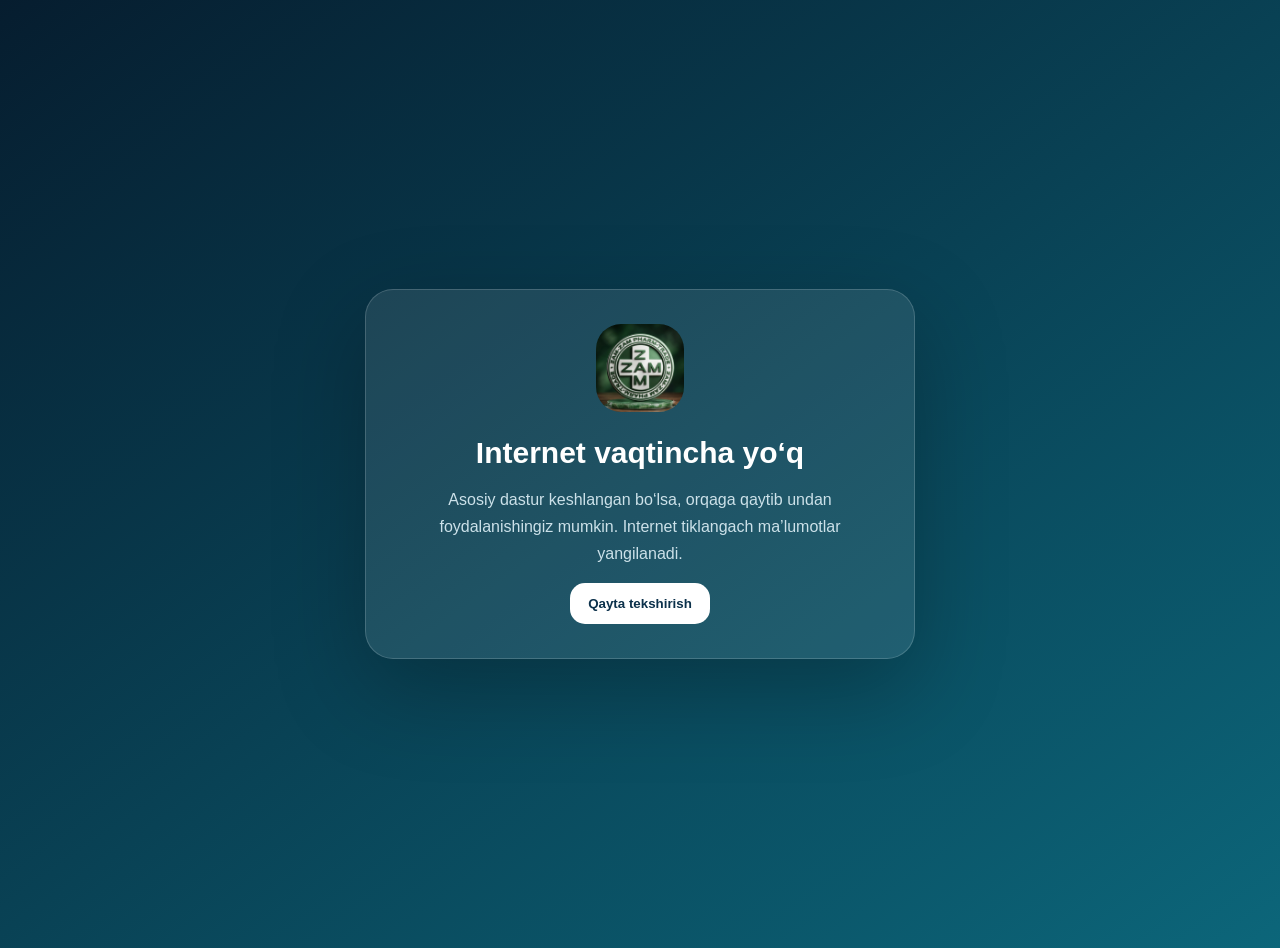
<file: offline.html>
<!doctype html><html lang="uz"><head><meta charset="utf-8"><meta name="viewport" content="width=device-width,initial-scale=1"><meta name="theme-color" content="#071f32"><title>Zam Zam Pharm Trade PRO — Oflayn</title><style>body{margin:0;min-height:100vh;display:grid;place-items:center;background:linear-gradient(145deg,#061d2f,#0c667a);font-family:Arial;color:white;text-align:center;padding:24px}.card{max-width:480px;padding:34px;border:1px solid rgba(255,255,255,.17);border-radius:28px;background:rgba(255,255,255,.09);box-shadow:0 30px 90px rgba(0,0,0,.25)}img{width:88px;height:88px;border-radius:25px;object-fit:cover;margin:auto}h1{font-size:30px;margin:20px 0 12px}p{color:#cce1e9;line-height:1.7}button{border:0;border-radius:15px;padding:13px 18px;background:#fff;color:#0c314b;font-weight:900}</style></head><body><main class="card"><img src="assets/zam-zam-pharm-trade-logo.png" alt="Zam Zam Pharm Trade"><h1>Internet vaqtincha yo‘q</h1><p>Asosiy dastur keshlangan bo‘lsa, orqaga qaytib undan foydalanishingiz mumkin. Internet tiklangach ma’lumotlar yangilanadi.</p><button onclick="location.reload()">Qayta tekshirish</button></main></body></html>
</file>
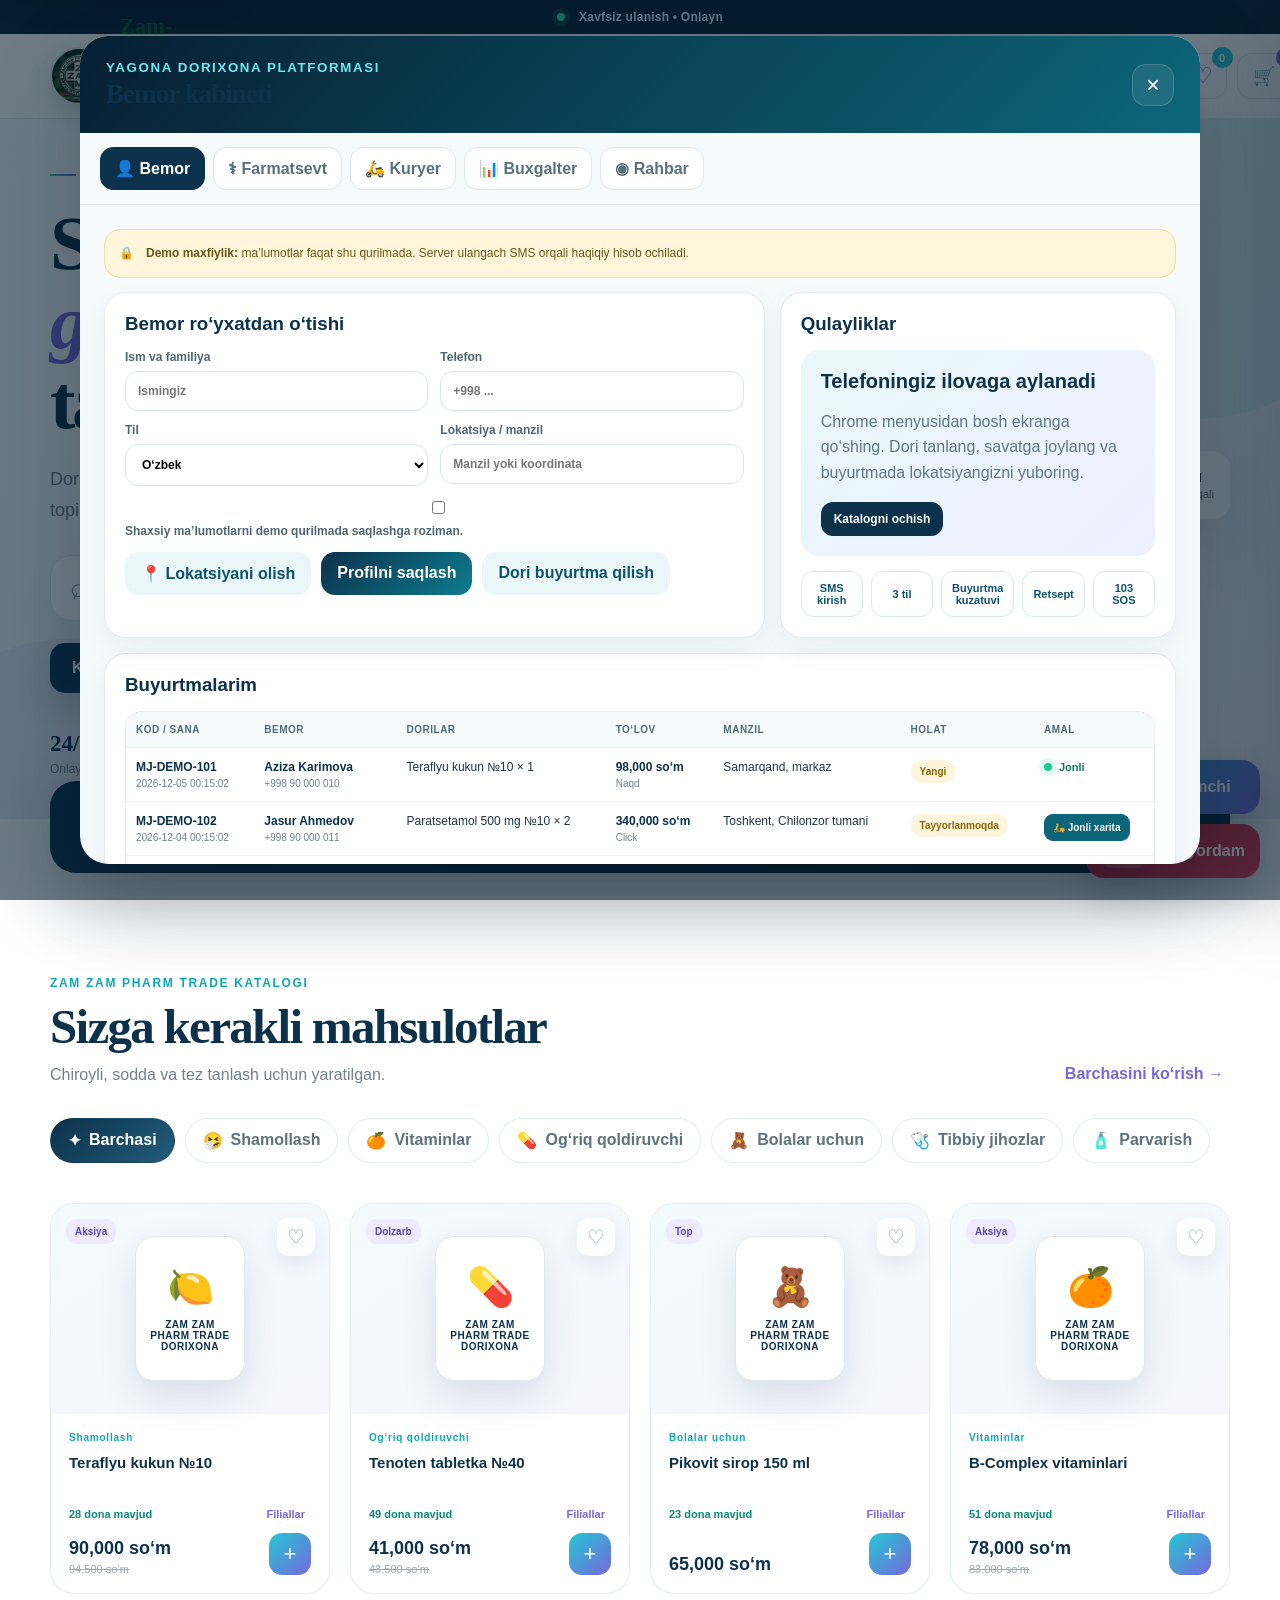
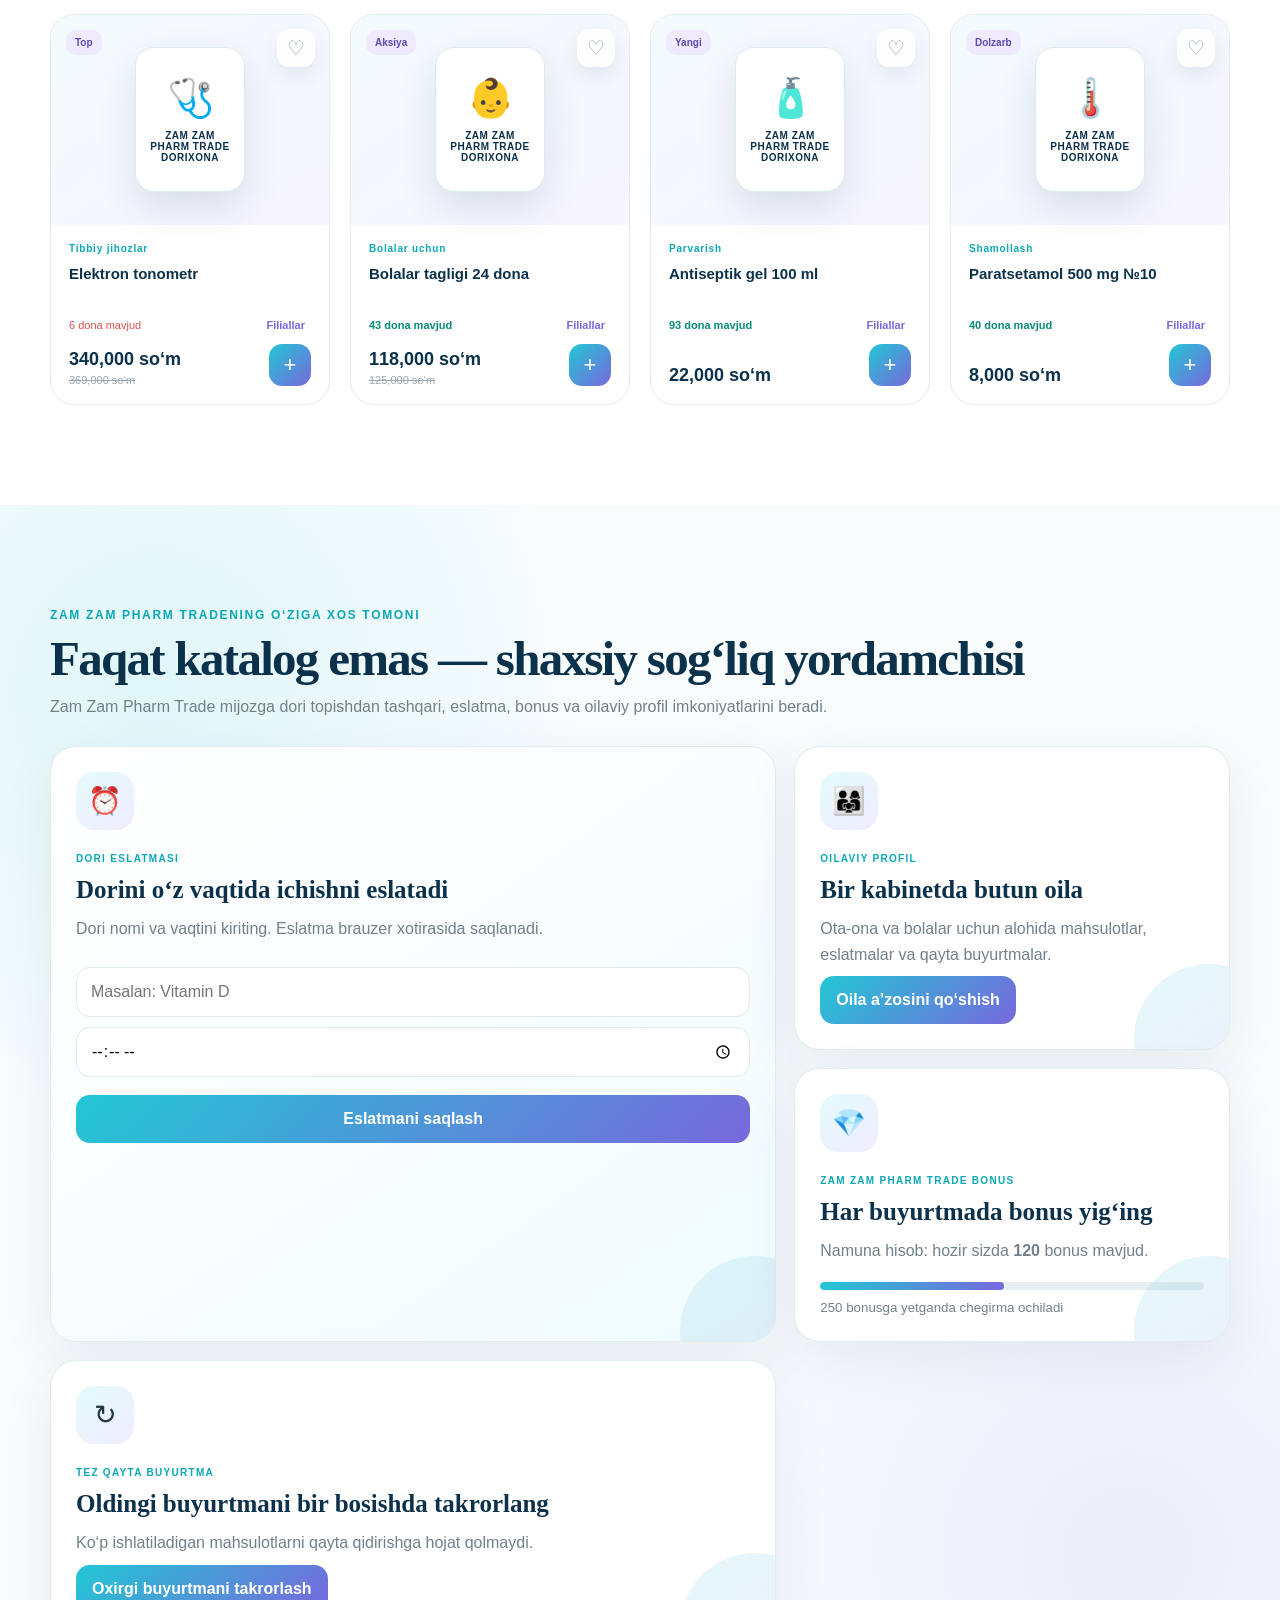
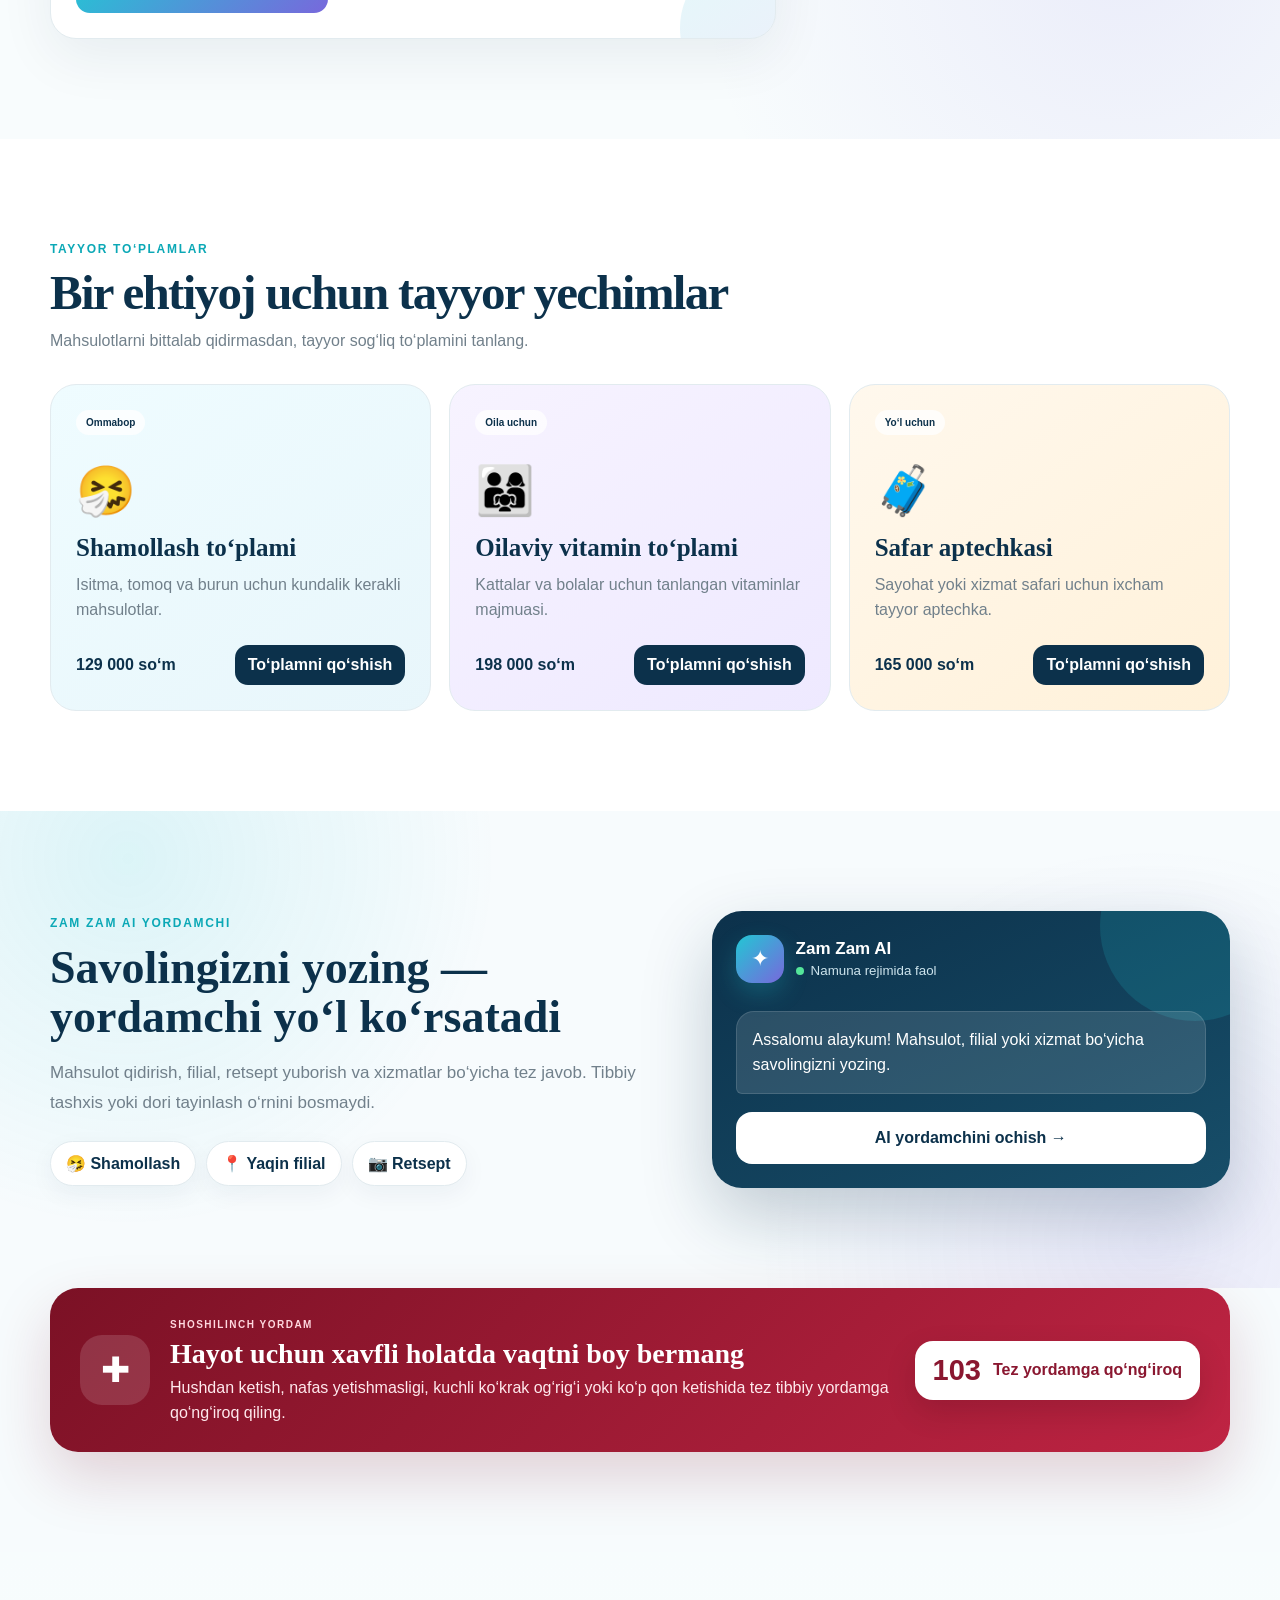
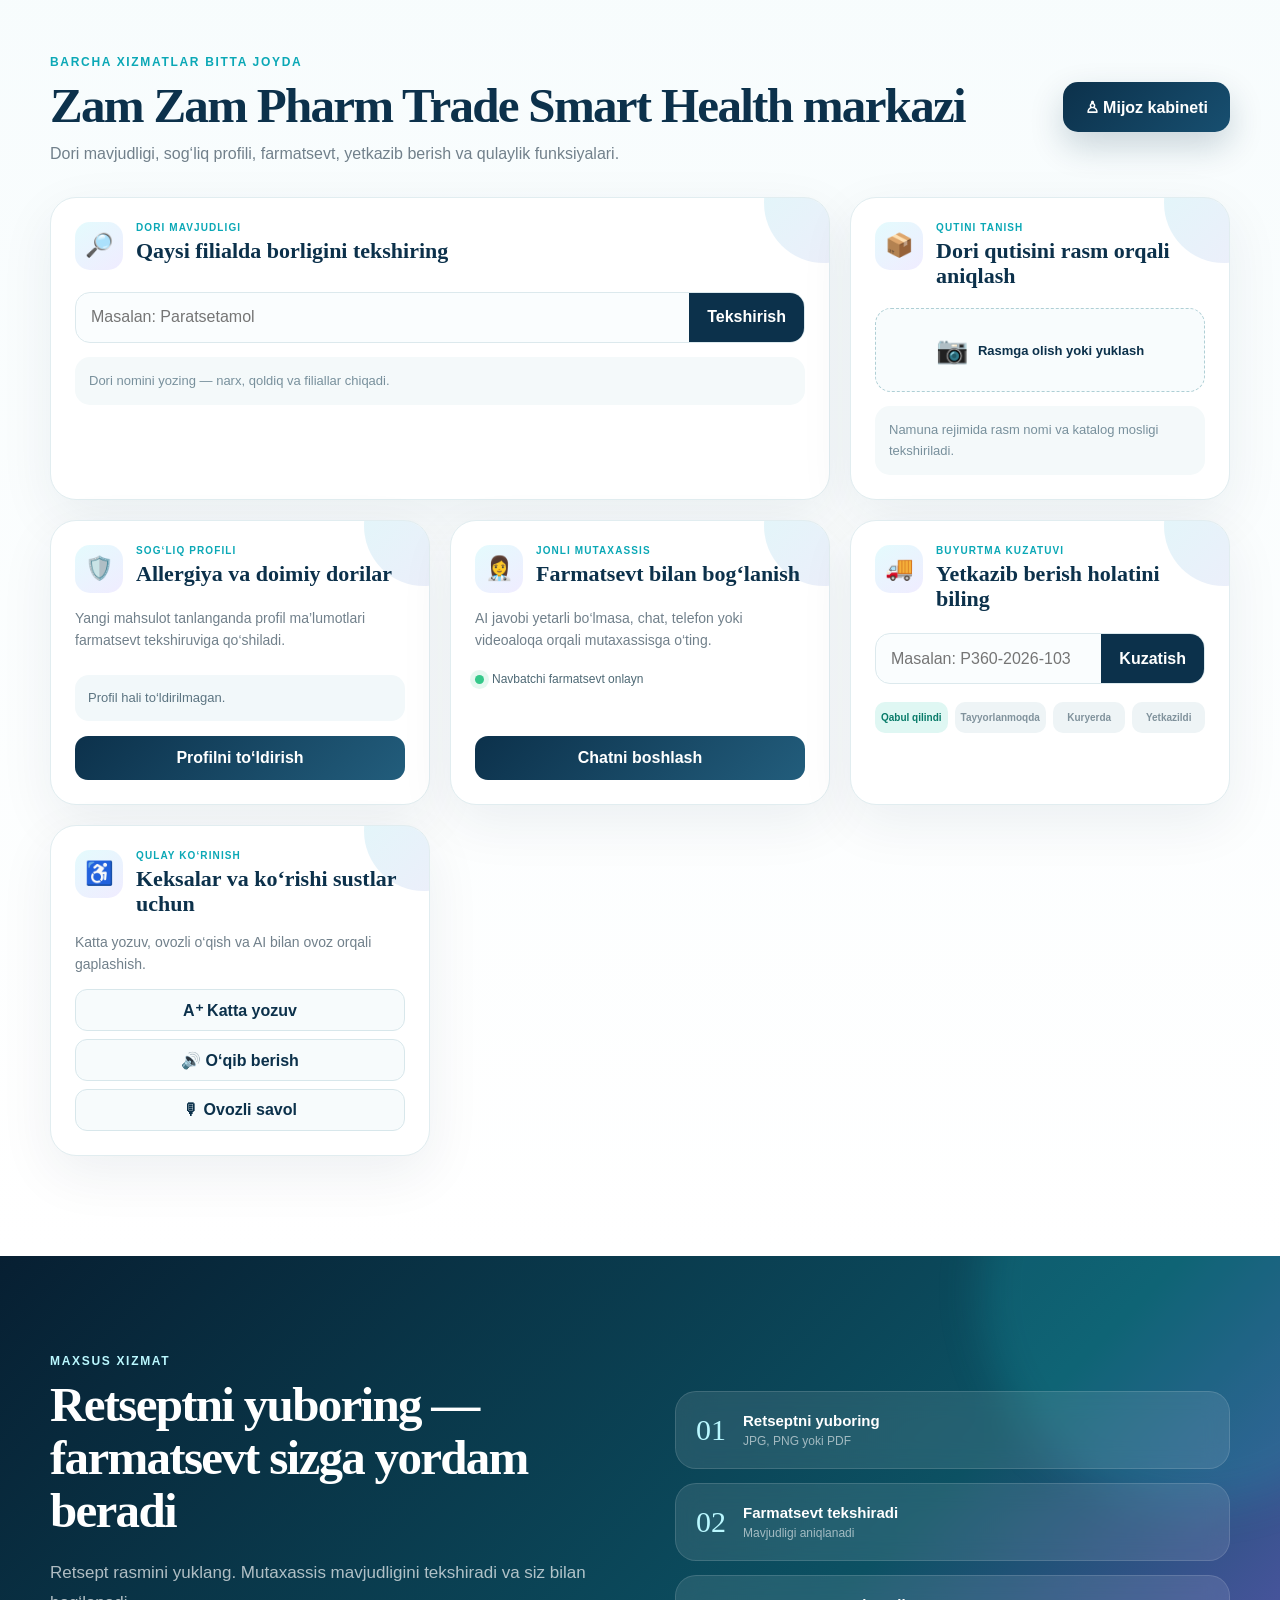
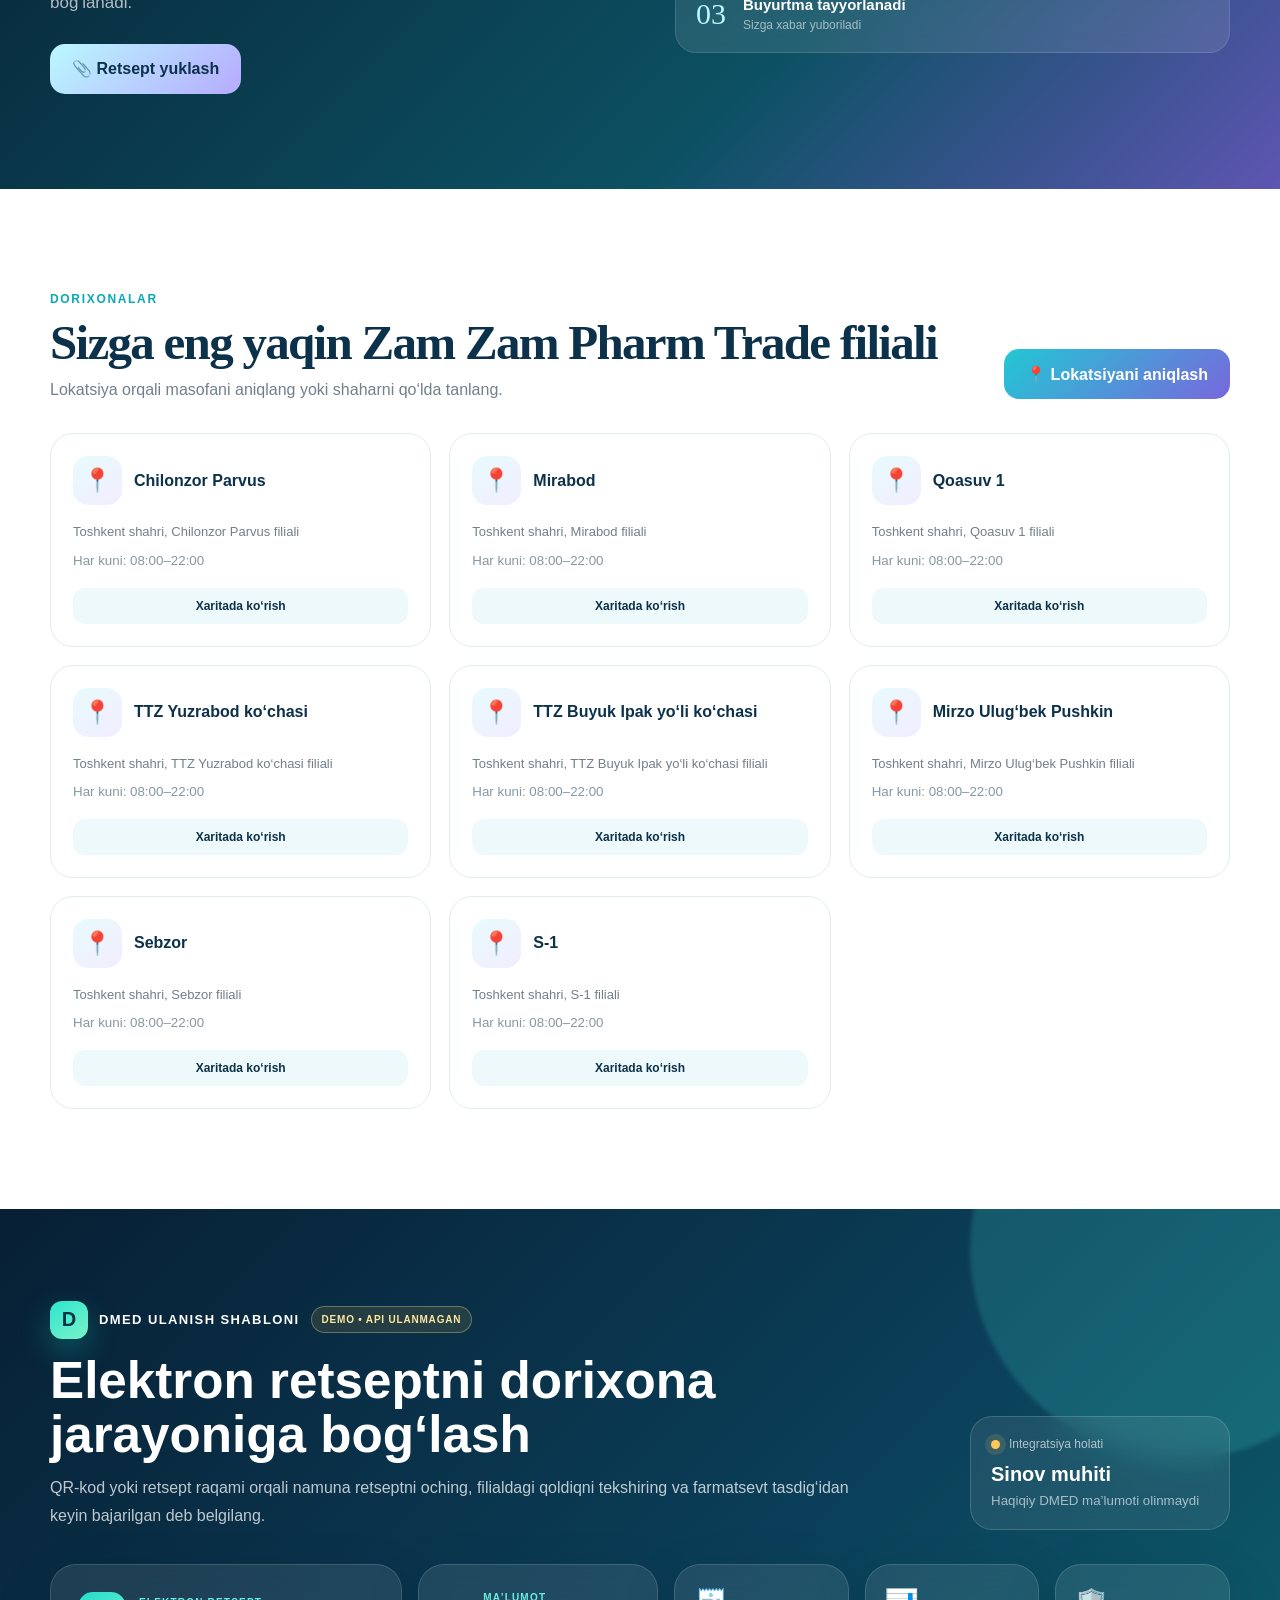
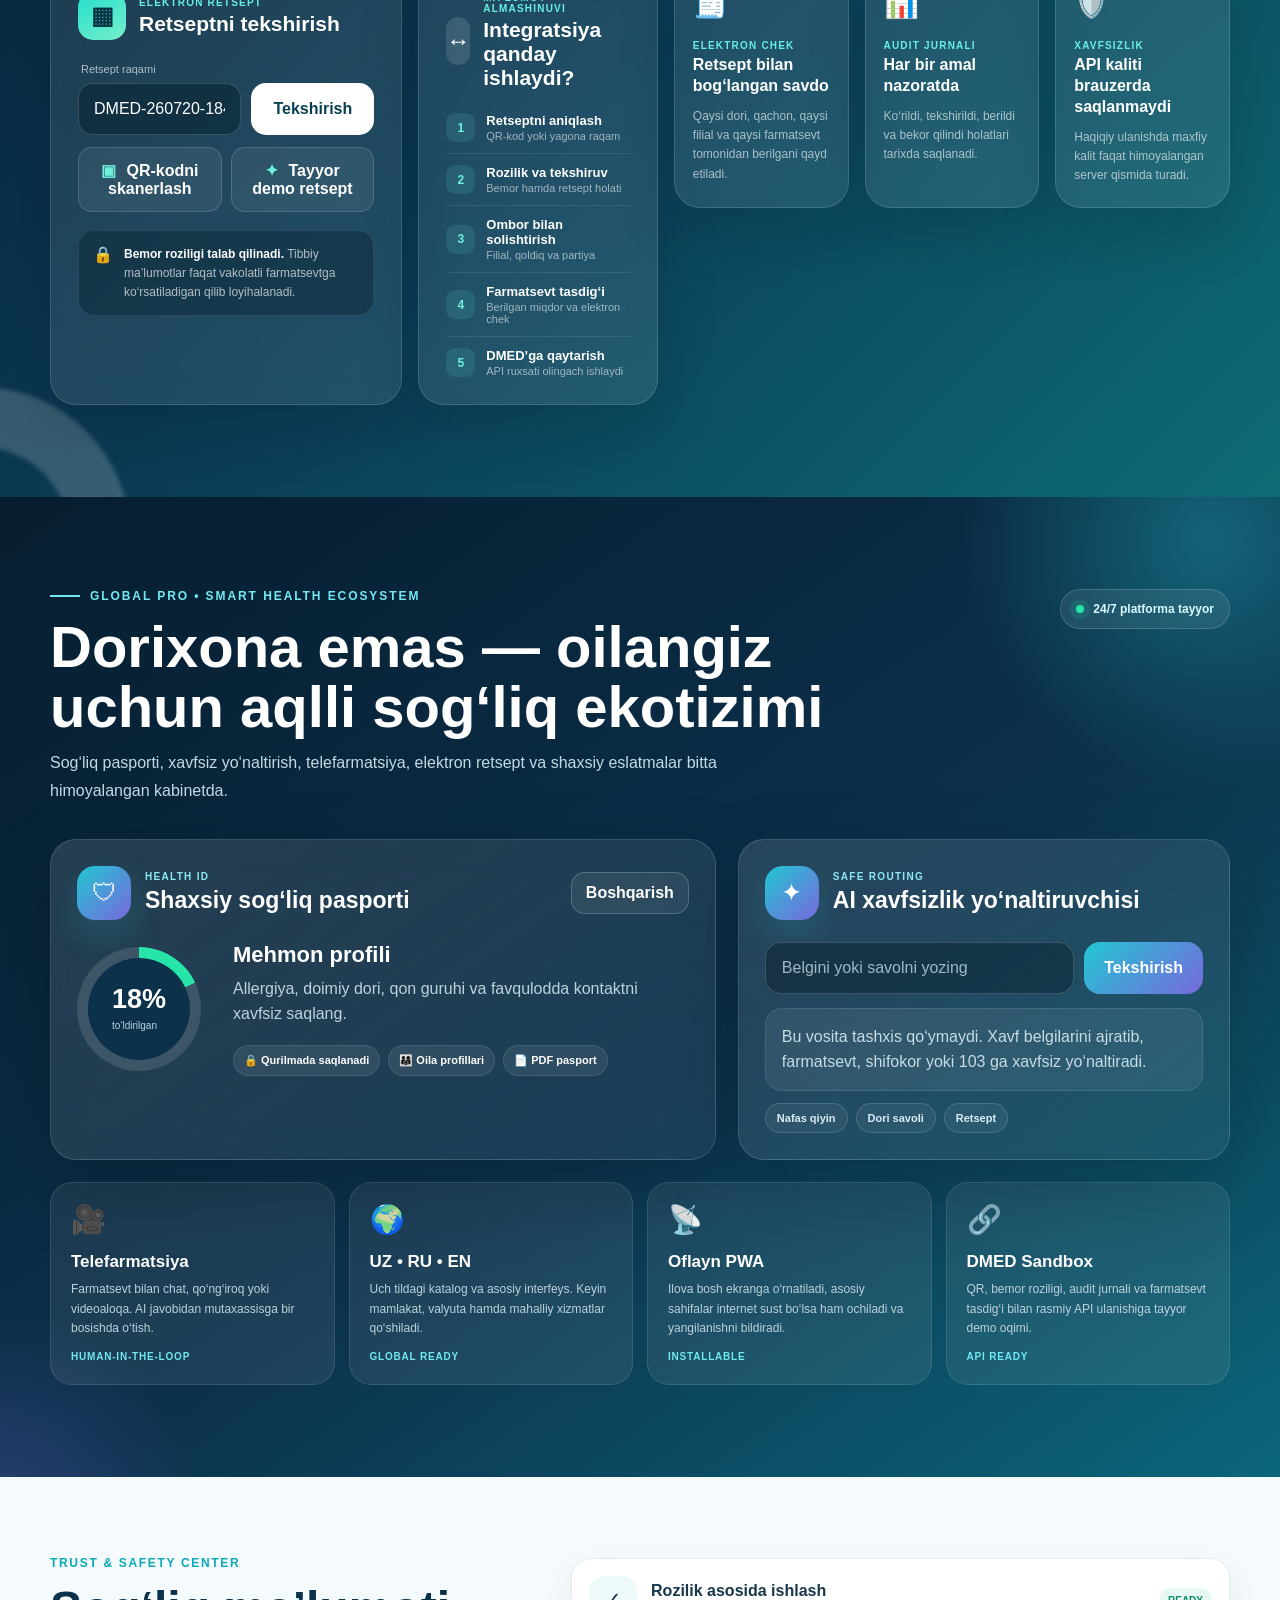
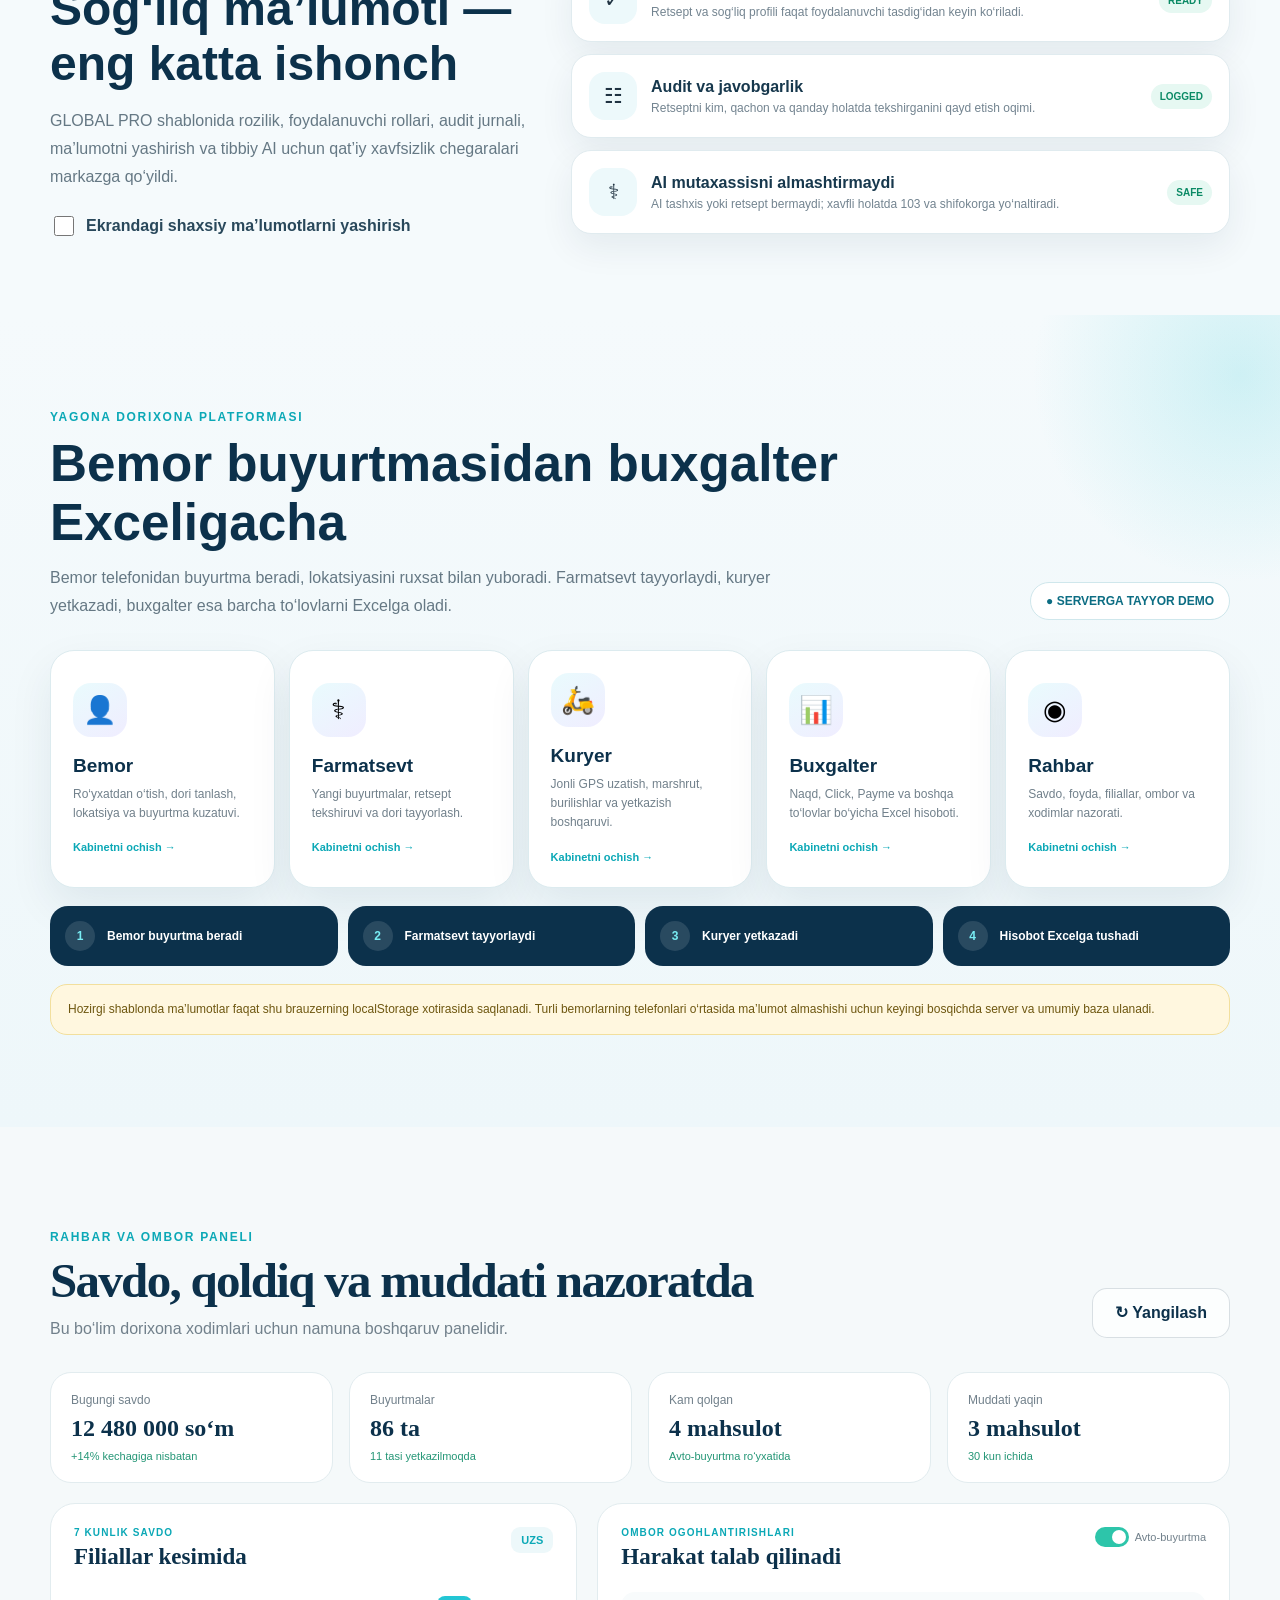
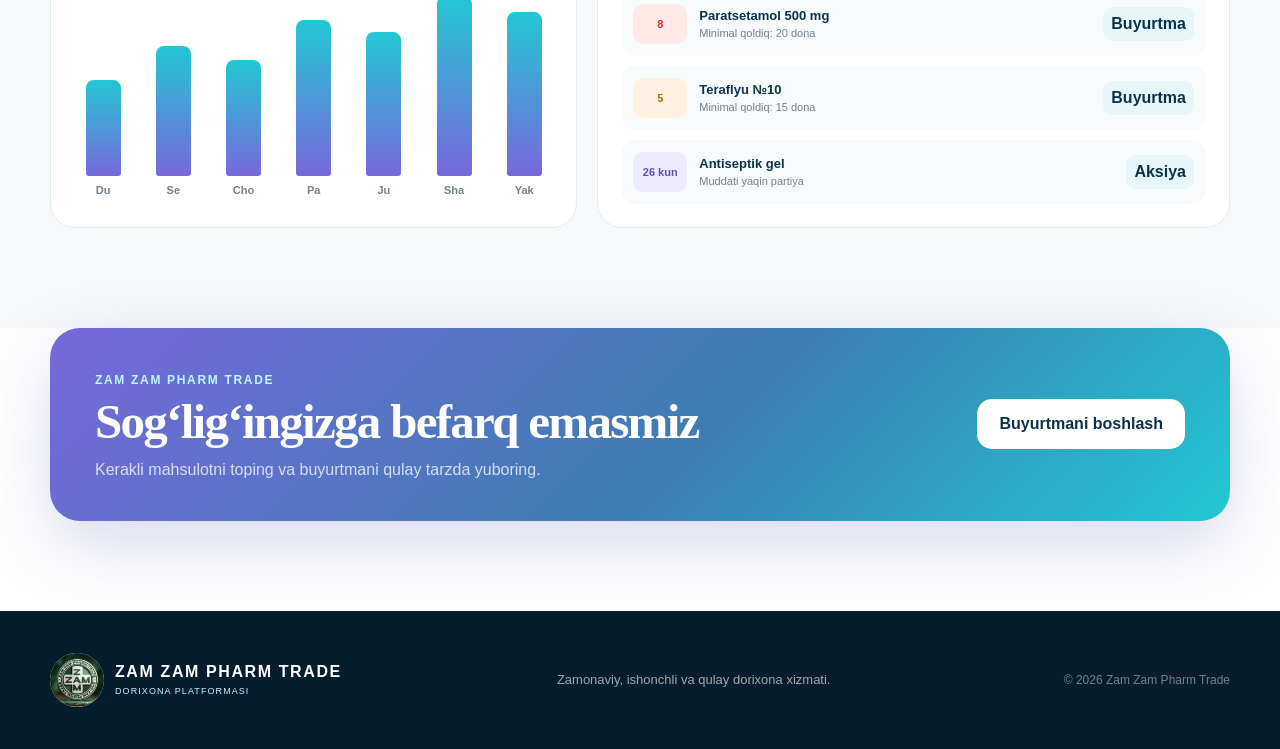
<file: preview_track.html>
<!DOCTYPE html>
<html lang="uz">
<head>
  <meta charset="UTF-8">
  <meta name="viewport" content="width=device-width, initial-scale=1.0">
  <meta name="theme-color" content="#071f32">
  <meta name="application-name" content="Zam Zam Pharm Trade">
  <meta name="msapplication-TileColor" content="#071f32">
  <meta name="msapplication-TileImage" content="assets/zam-zam-icon-192.png?v=18">
  <meta name="color-scheme" content="light dark">
  <meta name="description" content="Zam Zam Pharm Trade PLATFORM PRO — bemor buyurtmasi, 3 til, Excel va kuryerni jonli xaritada kuzatish demo platformasi">
  <link rel="manifest" href="manifest.webmanifest?v=18">
  <link rel="shortcut icon" href="assets/zam-zam-favicon.ico?v=18">
  <link rel="apple-touch-icon" href="assets/zam-zam-icon-192.png?v=18">
  <link rel="icon" type="image/png" sizes="192x192" href="assets/zam-zam-icon-192.png?v=18">
  <link rel="icon" type="image/png" sizes="512x512" href="assets/zam-zam-icon-512.png?v=18">
  <meta name="mobile-web-app-capable" content="yes">
  <meta name="apple-mobile-web-app-capable" content="yes">
  <meta name="apple-mobile-web-app-status-bar-style" content="default">
  <meta name="apple-mobile-web-app-title" content="Zam Zam Pharm Trade">
  <title>Zam Zam Pharm Trade — PLATFORM PRO + LIVE KURYER</title>
  <style>
:root{
  --cyan:#22c7d4;
  --cyan-dark:#0ba8b6;
  --navy:#0c314b;
  --navy-2:#071f32;
  --purple:#7868dc;
  --pink:#f0a7c5;
  --soft:#f4fafc;
  --white:#ffffff;
  --ink:#203342;
  --muted:#71808b;
  --line:#e2ebef;
  --danger:#d83d54;
  --shadow:0 24px 80px rgba(12,49,75,.14);
}
*{box-sizing:border-box}
html{scroll-behavior:smooth}
body{
  margin:0;
  background:#fff;
  color:var(--ink);
  font-family:Arial,Helvetica,sans-serif;
  padding-bottom:0;
}
button,input,select{font:inherit}
button,a{cursor:pointer}
a{text-decoration:none;color:inherit}
img{display:block;max-width:100%}
.container{width:min(1180px,calc(100% - 34px));margin:auto}
.hidden{display:none!important}

/* Splash */
.splash{
  position:fixed;
  inset:0;
  z-index:9999;
  display:grid;
  place-items:center;
  overflow:hidden;
  background:
    radial-gradient(circle at 50% 38%,rgba(255,255,255,.16),transparent 25%),
    linear-gradient(145deg,#0a2e47,#0c6d83 55%,#20c7d3);
  transition:opacity .7s ease,visibility .7s ease;
}
.splash-hide{opacity:0;visibility:hidden;pointer-events:none}
.splash-center{position:relative;z-index:3;text-align:center;color:#fff}
.splash-logo-frame{
  width:170px;
  height:170px;
  margin:auto;
  padding:7px;
  border-radius:50%;
  background:linear-gradient(145deg,#fff,rgba(255,255,255,.45));
  box-shadow:0 30px 100px rgba(4,28,45,.36);
  animation:splashLogo 1s cubic-bezier(.18,.89,.32,1.28) both;
}
.splash-logo-frame img{width:100%;height:100%;object-fit:contain;border-radius:50%;background:#fff}
.splash h1{font-size:43px;letter-spacing:.18em;margin:25px 0 0;padding-left:.18em}
.splash p{margin:7px 0 0;letter-spacing:.16em;color:#d8fbff}
.splash small{display:block;margin-top:13px;color:rgba(255,255,255,.75)}
.splash-progress{width:220px;height:4px;border-radius:99px;overflow:hidden;background:rgba(255,255,255,.2);margin:24px auto 0}
.splash-progress span{display:block;width:100%;height:100%;background:#fff;transform:translateX(-100%);animation:loadProgress 2.3s .55s forwards}
.splash-orbit{position:absolute;border-radius:50%;border:1px solid rgba(255,255,255,.18);animation:orbit 3s ease-in-out infinite}
.orbit-a{width:470px;height:470px}
.orbit-b{width:760px;height:760px;animation-delay:.8s}
.splash-light{position:absolute;width:320px;height:320px;border-radius:50%;background:rgba(120,104,220,.24);filter:blur(55px);right:8%;top:10%}
#skipSplash{position:absolute;right:22px;bottom:20px;border:1px solid rgba(255,255,255,.28);background:rgba(255,255,255,.10);color:#fff;padding:10px 14px;border-radius:13px}

/* Header */
.header{
  position:sticky;
  top:0;
  z-index:50;
  background:rgba(255,255,255,.88);
  backdrop-filter:blur(18px);
  border-bottom:1px solid rgba(226,235,239,.85);
}
.header-inner{height:84px;display:flex;align-items:center;gap:34px}
.brand{display:flex;align-items:center;gap:12px;margin-right:auto}
.brand img{width:58px;height:58px;object-fit:contain;border-radius:50%;background:#fff;border:2px solid rgba(0,92,54,.12);box-shadow:0 10px 28px rgba(0,74,43,.18)}
.brand span{display:flex;flex-direction:column;line-height:1}
.brand strong{font-family:Georgia,serif;font-size:22px;letter-spacing:.015em;color:#075934;font-weight:800}
.brand small{font-size:9px;letter-spacing:.14em;color:#138a58;margin-top:7px;font-weight:800}
.desktop-nav{display:flex;gap:30px}
.desktop-nav a{font-size:14px;font-weight:700;color:#566d7d;position:relative}
.desktop-nav a:after{content:"";position:absolute;left:0;right:100%;bottom:-10px;height:2px;background:linear-gradient(90deg,var(--cyan),var(--purple));transition:.25s}
.desktop-nav a:hover:after{right:0}
.header-actions{display:flex;gap:10px}
.lang-button,.cart-button{
  height:46px;
  border:1px solid var(--line);
  background:#fff;
  color:var(--navy);
  border-radius:14px;
  padding:0 15px;
  font-weight:800;
}
.cart-button{position:relative;font-size:18px}
.cart-button b{position:absolute;right:-7px;top:-7px;min-width:21px;height:21px;border-radius:99px;background:var(--purple);color:#fff;display:grid;place-items:center;font-size:11px}

/* Hero */
.hero{position:relative;overflow:hidden;background:linear-gradient(135deg,#f7fdff 0%,#eef8fb 50%,#f4f1ff 100%)}
.hero-grid{min-height:700px;display:grid;grid-template-columns:1.03fr .97fr;align-items:center;gap:35px;position:relative;z-index:3}
.mini-label{display:inline-flex;align-items:center;gap:10px;color:var(--cyan-dark);font-size:12px;font-weight:800;letter-spacing:.09em;text-transform:uppercase}
.mini-label span{width:26px;height:2px;background:linear-gradient(90deg,var(--cyan),var(--purple))}
.hero h1{font-family:Georgia,serif;font-size:clamp(48px,6vw,80px);line-height:1.03;letter-spacing:-.045em;color:var(--navy);margin:22px 0}
.hero h1 em{font-style:italic;color:var(--purple)}
.hero-copy>p{max-width:650px;font-size:18px;line-height:1.75;color:#687d8b;margin:0 0 28px}
.search-box{
  width:min(690px,100%);
  height:66px;
  display:flex;
  align-items:center;
  overflow:hidden;
  background:#fff;
  border:1px solid #dcebee;
  border-radius:21px;
  box-shadow:0 18px 48px rgba(12,49,75,.09);
}
.search-icon{font-size:28px;color:#8498a4;margin-left:18px;transform:rotate(-17deg)}
.search-box input{flex:1;min-width:0;border:0;outline:0;padding:0 16px;color:var(--ink)}
.search-box button{height:100%;border:0;padding:0 28px;background:linear-gradient(135deg,var(--navy),#1e5375);color:#fff;font-weight:800}
.hero-buttons{display:flex;gap:12px;margin-top:22px;flex-wrap:wrap}
.primary-button,.soft-button,.accent-button,.white-button,.location-button{
  min-height:50px;
  border-radius:15px;
  padding:0 22px;
  border:0;
  display:inline-flex;
  align-items:center;
  justify-content:center;
  font-weight:800;
}
.primary-button{background:linear-gradient(135deg,var(--navy),#174f70);color:#fff;box-shadow:0 14px 34px rgba(12,49,75,.2)}
.soft-button{background:rgba(255,255,255,.72);color:var(--navy);border:1px solid rgba(12,49,75,.15)}
.full-button{width:100%;margin-top:12px}
.trust-grid{display:flex;gap:30px;margin-top:38px}
.trust-grid div{display:flex;flex-direction:column}
.trust-grid strong{font-family:Georgia,serif;font-size:23px;color:var(--navy)}
.trust-grid span{font-size:12px;color:var(--muted);margin-top:5px}

.hero-visual{height:610px;position:relative;display:grid;place-items:center}
.visual-glow{position:absolute;width:430px;height:430px;border-radius:50%;background:radial-gradient(circle,rgba(34,199,212,.32),rgba(120,104,220,.12),transparent 70%);filter:blur(5px)}
.phone-mockup{
  width:300px;
  height:585px;
  padding:10px;
  border-radius:42px;
  background:linear-gradient(145deg,#0d273b,#345c72);
  box-shadow:0 42px 110px rgba(12,49,75,.28);
  position:relative;
  z-index:3;
  transform:rotate(3deg);
  animation:phoneFloat 4s ease-in-out infinite;
}
.phone-top{width:88px;height:20px;border-radius:0 0 15px 15px;background:#102b3e;position:absolute;left:50%;top:9px;transform:translateX(-50%);z-index:4}
.phone-screen{height:100%;border-radius:34px;background:#f8fcfd;padding:30px 15px 18px;overflow:hidden}
.phone-brand{display:flex;align-items:center;gap:9px}
.phone-brand img{width:40px;height:40px;object-fit:contain;border-radius:50%;background:#fff}
.phone-brand div{display:flex;flex-direction:column}
.phone-brand b{font-size:13px;color:var(--navy)}
.phone-brand small{font-size:9px;color:var(--cyan-dark);margin-top:2px}
.phone-search{height:38px;border-radius:12px;background:#fff;border:1px solid #e4eef1;color:#8b9ba5;font-size:11px;display:flex;align-items:center;padding:0 11px;margin-top:15px}
.phone-banner{height:150px;border-radius:19px;padding:19px;margin-top:14px;background:linear-gradient(135deg,var(--navy),#1d7890);color:#fff;display:flex;flex-direction:column;position:relative;overflow:hidden}
.phone-banner:after{content:"";position:absolute;width:120px;height:120px;border-radius:50%;background:rgba(255,255,255,.12);right:-25px;bottom:-40px}
.phone-banner span{font-size:10px;color:#bdf8ff}
.phone-banner b{font-family:Georgia,serif;font-size:22px;max-width:150px;margin-top:8px;line-height:1.05}
.banner-pill{display:inline-flex;align-self:flex-start;font-size:9px;background:#fff;color:var(--navy);border-radius:99px;padding:6px 8px;margin-top:15px}
.phone-title{font-size:13px;font-weight:800;color:var(--navy);margin:16px 0 10px}
.phone-products{display:grid;grid-template-columns:1fr 1fr;gap:9px}
.phone-products div{background:#fff;border:1px solid #e7eff2;border-radius:14px;padding:12px;display:flex;flex-direction:column}
.phone-products span{font-size:27px}
.phone-products b{font-size:11px;color:var(--navy);margin-top:8px}
.phone-products small{font-size:8px;color:var(--cyan-dark);margin-top:4px}
.float-card{
  position:absolute;
  z-index:5;
  display:flex;
  align-items:center;
  gap:10px;
  padding:13px 15px;
  border-radius:18px;
  background:rgba(255,255,255,.83);
  backdrop-filter:blur(14px);
  border:1px solid rgba(255,255,255,.85);
  box-shadow:var(--shadow);
}
.float-card>span{width:40px;height:40px;border-radius:13px;background:linear-gradient(145deg,#e7fbfd,#f1edff);display:grid;place-items:center}
.float-card div{display:flex;flex-direction:column}
.float-card b{font-size:13px;color:var(--navy)}
.float-card small{font-size:11px;color:var(--muted);margin-top:3px}
.card-one{left:0;top:17%;animation:chipFloat 3.8s ease-in-out infinite}
.card-two{right:0;top:47%;animation:chipFloat 4.2s ease-in-out .6s infinite}
.card-three{left:8%;bottom:11%;animation:chipFloat 3.7s ease-in-out 1s infinite}
.hero-shape{position:absolute;border-radius:50%}
.shape-one{width:390px;height:390px;background:rgba(34,199,212,.12);right:-110px;top:-90px}
.shape-two{width:330px;height:330px;background:rgba(120,104,220,.10);left:-100px;bottom:-150px}

/* Benefits */
.benefit-strip{margin-top:-38px;position:relative;z-index:10}
.benefit-grid{
  background:linear-gradient(135deg,var(--navy),var(--navy-2));
  color:#fff;
  border-radius:26px;
  padding:24px;
  display:grid;
  grid-template-columns:repeat(4,1fr);
  box-shadow:0 26px 72px rgba(12,49,75,.25);
}
.benefit-grid article{display:flex;align-items:center;gap:12px;padding:0 17px;border-right:1px solid rgba(255,255,255,.12)}
.benefit-grid article:last-child{border-right:0}
.benefit-grid article>span{width:44px;height:44px;border-radius:14px;background:rgba(34,199,212,.13);display:grid;place-items:center}
.benefit-grid div{display:flex;flex-direction:column}
.benefit-grid b{font-size:13px}
.benefit-grid small{font-size:11px;color:rgba(255,255,255,.62);margin-top:5px}

/* Sections */
.catalog,.branches{padding:100px 0}
.section-heading{display:flex;align-items:flex-end;justify-content:space-between;gap:24px;margin-bottom:34px}
.section-label{font-size:12px;font-weight:800;letter-spacing:.14em;color:var(--cyan-dark)}
.section-label.light{color:#baf8ff}
.section-heading h2,.services h2,.modal-card h2,.cta h2{font-family:Georgia,serif;font-size:clamp(33px,4vw,49px);line-height:1.08;color:var(--navy);margin:10px 0 0;letter-spacing:-.035em}
.section-heading p{margin:12px 0 0;color:var(--muted)}
.text-button{border:0;background:transparent;color:var(--purple);font-weight:800}
.category-list{display:flex;gap:10px;overflow-x:auto;padding-bottom:10px;margin-bottom:30px;scrollbar-width:none}
.category-list::-webkit-scrollbar{display:none}
.category-pill{flex:none;display:flex;align-items:center;gap:8px;border:1px solid var(--line);background:#fff;border-radius:99px;padding:12px 17px;color:#5d7380;font-weight:700}
.category-pill.active{background:linear-gradient(135deg,var(--navy),#225c7a);color:#fff;border-color:transparent}
.product-grid{display:grid;grid-template-columns:repeat(4,1fr);gap:20px}
.product-card{background:#fff;border:1px solid rgba(226,235,239,.9);border-radius:24px;overflow:hidden;display:flex;flex-direction:column;transition:.25s}
.product-card:hover{transform:translateY(-7px);box-shadow:var(--shadow)}
.product-image{height:210px;display:grid;place-items:center;position:relative;background:linear-gradient(145deg,#f3fbfd,#f7f5ff)}
.product-pack{width:110px;height:145px;border-radius:19px;background:#fff;border:1px solid #deeaee;box-shadow:0 16px 38px rgba(12,49,75,.12);display:flex;flex-direction:column;align-items:center;justify-content:center;text-align:center;padding:12px}
.product-pack span{font-size:38px}
.product-pack small{font-size:10px;font-weight:800;color:var(--navy);margin-top:10px;letter-spacing:.05em}
.product-badge{position:absolute;left:15px;top:15px;background:#efeafe;color:#5c49b2;border-radius:10px;padding:7px 9px;font-size:10px;font-weight:800}
.product-info{padding:18px;display:flex;flex-direction:column;flex:1}
.product-info>small{font-size:10px;font-weight:800;letter-spacing:.08em;color:var(--cyan-dark)}
.product-info h3{font-size:15px;line-height:1.45;color:var(--navy);margin:9px 0 17px;min-height:44px}
.price-row{display:flex;align-items:flex-end;justify-content:space-between;gap:10px;margin-top:auto}
.price-row strong{font-size:18px;color:var(--navy)}
.price-row del{display:block;font-size:11px;color:#98a7b0;margin-top:4px}
.add-button{width:42px;height:42px;border:0;border-radius:13px;background:linear-gradient(135deg,var(--cyan),var(--purple));color:#fff;font-size:22px}
.empty-state{text-align:center;padding:70px 20px}
.empty-state>span{font-size:48px;color:var(--purple)}
.empty-state h3{color:var(--navy);margin:10px 0}
.empty-state p{color:var(--muted)}

/* Services */
.services{position:relative;overflow:hidden;padding:95px 0;background:linear-gradient(135deg,var(--navy-2),#0c5163 65%,#5e55b2);color:#fff}
.services-light{position:absolute;width:430px;height:430px;border-radius:50%;background:rgba(34,199,212,.16);filter:blur(20px);right:-130px;top:-180px}
.services-grid{display:grid;grid-template-columns:1fr 1fr;gap:70px;align-items:center;position:relative;z-index:2}
.services h2{color:#fff}
.services-copy p{font-size:17px;line-height:1.75;color:rgba(255,255,255,.68);max-width:630px;margin:20px 0 26px}
.accent-button{background:linear-gradient(135deg,#baf8ff,#b6abff);color:var(--navy)}
.steps{display:grid;gap:14px}
.steps article{display:flex;align-items:center;gap:17px;padding:20px;border-radius:21px;background:rgba(255,255,255,.10);border:1px solid rgba(255,255,255,.13);backdrop-filter:blur(12px)}
.steps article>span{font-family:Georgia,serif;font-size:30px;color:#baf8ff}
.steps div{display:flex;flex-direction:column}
.steps b{font-size:15px}
.steps small{font-size:12px;color:rgba(255,255,255,.58);margin-top:5px}

/* Branches */
.location-button{background:linear-gradient(135deg,var(--cyan),var(--purple));color:#fff}
.nearest-result{margin-bottom:20px;padding:18px 20px;border-radius:18px;background:linear-gradient(135deg,#e9fbfd,#f0edff);border:1px solid #d7e9ee;color:var(--navy)}
.branch-grid{display:grid;grid-template-columns:repeat(3,1fr);gap:18px}
.branch-card{background:#fff;border:1px solid var(--line);border-radius:23px;padding:22px;display:flex;flex-direction:column;transition:.2s}
.branch-card.nearest{border-color:var(--purple);box-shadow:0 18px 55px rgba(120,104,220,.16)}
.branch-head{display:flex;align-items:center;gap:12px}
.branch-icon{width:49px;height:49px;border-radius:15px;background:linear-gradient(145deg,#e8fbfd,#f2edff);display:grid;place-items:center;font-size:23px}
.branch-card h3{font-size:16px;color:var(--navy);margin:0}
.branch-card p{font-size:13px;line-height:1.55;color:var(--muted);margin:17px 0 10px}
.branch-card>small{color:#8797a0}
.distance{align-self:flex-start;margin-top:12px;padding:7px 9px;border-radius:10px;background:#efeafe;color:#5c49b2;font-size:11px;font-weight:800}
.branch-actions{display:grid;grid-template-columns:1fr 1fr;gap:8px;margin-top:20px}.branch-actions.single{grid-template-columns:1fr}
.branch-actions a{text-align:center;padding:11px;border-radius:12px;font-size:12px;font-weight:800}
.call-link{background:var(--navy);color:#fff}
.map-link{background:#eef9fb;color:var(--navy)}

/* CTA */
.cta{padding:0 0 90px}
.cta-card{border-radius:30px;padding:42px 45px;background:linear-gradient(135deg,var(--purple),#3d7db2 55%,var(--cyan));color:#fff;display:flex;align-items:center;justify-content:space-between;gap:24px;box-shadow:0 24px 70px rgba(82,82,177,.22)}
.cta h2{color:#fff;margin-top:8px}
.cta p{color:rgba(255,255,255,.76);margin:12px 0 0}
.white-button{background:#fff;color:var(--navy);white-space:nowrap}

/* Footer */
footer{background:#061d2d;color:#fff;padding:42px 0}
.footer-grid{display:grid;grid-template-columns:1fr 1fr auto;align-items:center;gap:30px}
.footer-brand{display:flex;align-items:center;gap:11px}
.footer-brand img{width:54px;height:54px;object-fit:contain;border-radius:50%;background:#fff}
.footer-brand div{display:flex;flex-direction:column}
.footer-brand strong{letter-spacing:.1em}
.footer-brand small{font-size:9px;letter-spacing:.12em;color:#baf8ff;margin-top:5px}
footer p{font-size:13px;color:rgba(255,255,255,.62)}
.footer-grid>span{font-size:12px;color:rgba(255,255,255,.45)}

/* Drawer */
.overlay{position:fixed;inset:0;z-index:80;background:rgba(6,29,45,.55);opacity:0;pointer-events:none;transition:.25s}
.overlay.open{opacity:1;pointer-events:auto}
.cart-drawer{position:fixed;right:0;top:0;bottom:0;z-index:90;width:min(440px,100%);background:#fff;transform:translateX(100%);transition:.3s;display:flex;flex-direction:column;box-shadow:-35px 0 80px rgba(0,0,0,.18)}
.cart-drawer.open{transform:translateX(0)}
.drawer-header{padding:26px;border-bottom:1px solid var(--line);display:flex;justify-content:space-between;align-items:flex-start}
.drawer-header small{color:var(--cyan-dark);font-weight:800;letter-spacing:.13em}
.drawer-header h2{font-family:Georgia,serif;color:var(--navy);margin:7px 0 0}
.drawer-header button,.modal-close{width:39px;height:39px;border:1px solid var(--line);background:#fff;border-radius:13px;font-size:24px;color:var(--navy)}
.cart-items{padding:18px;overflow:auto;flex:1}
.empty-cart{text-align:center;color:var(--muted);padding:50px 12px}
.empty-cart span{font-size:45px}
.cart-item{display:grid;grid-template-columns:52px 1fr auto;gap:12px;align-items:center;padding:14px 0;border-bottom:1px solid var(--line)}
.cart-emoji{width:52px;height:52px;border-radius:14px;background:linear-gradient(145deg,#e7fbfd,#f0edff);display:grid;place-items:center;font-size:22px}
.cart-item h4{margin:0 0 4px;color:var(--navy);font-size:14px}
.cart-item small{color:var(--muted)}
.qty{display:flex;align-items:center;gap:7px;margin-top:8px}
.qty button{width:25px;height:25px;border:1px solid var(--line);background:#fff;border-radius:8px}
.remove-button{border:0;background:transparent;color:var(--danger);font-size:18px}
.drawer-footer{padding:20px;border-top:1px solid var(--line)}
.drawer-footer>div{display:flex;justify-content:space-between;margin-bottom:15px}
.drawer-footer strong{font-size:20px;color:var(--navy)}
.drawer-footer button{width:100%;height:52px;border:0;border-radius:15px;background:linear-gradient(135deg,var(--cyan),var(--purple));color:#fff;font-weight:800}

/* Modal */
.modal{position:fixed;inset:0;z-index:110;background:rgba(6,29,45,.58);display:grid;place-items:center;padding:18px;opacity:0;visibility:hidden;pointer-events:none;transition:.25s}
.modal.open{opacity:1;visibility:visible;pointer-events:auto}
.modal-card{width:min(510px,100%);background:#fff;border-radius:28px;padding:32px;position:relative;box-shadow:0 30px 90px rgba(0,0,0,.22)}
.modal-card h2{font-size:34px}
.modal-card>p{color:var(--muted);line-height:1.6}
.modal-close{position:absolute;right:18px;top:18px}
.modal-icon{width:67px;height:67px;border-radius:21px;background:linear-gradient(145deg,#e6fbfd,#f0edff);display:grid;place-items:center;font-size:30px;margin-bottom:20px}
.upload-box{border:2px dashed #cfdee4;border-radius:20px;padding:28px;display:flex;flex-direction:column;align-items:center;background:#f7fbfc}
.upload-box input{display:none}
.upload-box>span{font-size:34px}
.upload-box b{color:var(--navy);margin-top:8px}
.upload-box small{color:var(--muted);margin-top:5px}
#citySelect{width:100%;height:49px;border:1px solid var(--line);border-radius:14px;padding:0 13px;margin-top:14px;background:#fff}
.status{margin-top:13px;padding:12px;border-radius:12px;background:#e9fbfd;color:var(--navy);font-size:13px}
.status.error{background:#fff0f2;color:#9e2f43}

/* Mobile nav */
.mobile-nav{display:none}

/* Animations */
@keyframes splashLogo{from{opacity:0;transform:scale(.45) rotate(-12deg)}to{opacity:1;transform:scale(1) rotate(0)}}
@keyframes loadProgress{to{transform:translateX(0)}}
@keyframes orbit{0%,100%{transform:scale(.92);opacity:.45}50%{transform:scale(1.05);opacity:.12}}
@keyframes phoneFloat{0%,100%{transform:rotate(3deg) translateY(0)}50%{transform:rotate(3deg) translateY(-9px)}}
@keyframes chipFloat{0%,100%{transform:translateY(0)}50%{transform:translateY(-7px)}}

/* Responsive */
@media(max-width:980px){
  .desktop-nav{display:none}
  .hero-grid{grid-template-columns:1fr;min-height:auto;padding:84px 0 66px}
  .hero-copy{text-align:center}
  .mini-label,.hero-buttons,.trust-grid{justify-content:center}
  .hero-copy>p{margin-left:auto;margin-right:auto}
  .search-box{margin:auto}
  .hero-visual{height:560px}
  .benefit-grid{grid-template-columns:repeat(2,1fr);gap:18px}
  .benefit-grid article{border-right:0}
  .product-grid{grid-template-columns:repeat(2,1fr)}
  .services-grid{grid-template-columns:1fr}
  .services-copy{text-align:center}
  .services-copy p{margin-left:auto;margin-right:auto}
  .branch-grid{grid-template-columns:1fr 1fr}
}
@media(max-width:680px){
  body{padding-bottom:76px}
  .container{width:min(100% - 22px,1180px)}
  .header-inner{height:72px}
  .brand img{width:46px;height:46px}
  .brand strong{font-size:18px}
  .brand small{font-size:8px}
  .lang-button{height:42px}
  .cart-button{display:none}
  .hero-grid{padding-top:58px}
  .hero h1{font-size:42px}
  .hero-copy>p{font-size:15px}
  .search-box{height:57px}
  .search-box button{padding:0 16px}
  .trust-grid{gap:16px}
  .trust-grid strong{font-size:20px}
  .hero-visual{height:500px}
  .phone-mockup{width:250px;height:480px}
  .phone-banner{height:125px}
  .phone-banner b{font-size:18px}
  .phone-products div{padding:9px}
  .float-card{padding:10px}
  .float-card>span{width:34px;height:34px}
  .card-one{left:0}
  .card-two{right:0}
  .card-three{left:2%}
  .benefit-strip{margin-top:-20px}
  .benefit-grid{grid-template-columns:1fr;padding:19px}
  .benefit-grid article{padding:8px}
  .catalog,.branches{padding:70px 0}
  .section-heading{align-items:flex-start}
  .section-heading h2{font-size:34px}
  .product-grid{grid-template-columns:repeat(2,1fr);gap:11px}
  .product-image{height:155px}
  .product-pack{width:82px;height:108px}
  .product-pack span{font-size:29px}
  .product-info{padding:13px}
  .product-info h3{font-size:13px;min-height:56px}
  .price-row strong{font-size:15px}
  .add-button{width:38px;height:38px}
  .services{padding:70px 0}
  .services h2{font-size:34px}
  .branch-grid{grid-template-columns:1fr}
  .cta{padding-bottom:70px}
  .cta-card{padding:30px 23px;display:block}
  .white-button{width:100%;margin-top:22px}
  .footer-grid{grid-template-columns:1fr;text-align:center;justify-items:center}
  .mobile-nav{
    position:fixed;
    left:0;right:0;bottom:0;
    height:72px;
    z-index:70;
    display:grid;
    grid-template-columns:repeat(5,1fr);
    background:#fff;
    border-top:1px solid var(--line);
    padding:7px 3px max(7px,env(safe-area-inset-bottom));
  }
  .mobile-nav a,.mobile-nav button{border:0;background:transparent;color:#738792;display:flex;flex-direction:column;align-items:center;justify-content:center;gap:3px;font-size:10px;font-weight:700}
  .mobile-nav span{font-size:20px}
  .splash-logo-frame{width:140px;height:140px}
  .splash h1{font-size:36px}
}
@media(max-width:390px){
  .hero h1{font-size:37px}
  .brand span{display:none}
  .search-box input{font-size:13px}
}


/* Zam Zam Pharm Trade uchun o‘ziga xos funksiyalar */
.favorite-top{
  height:46px;
  min-width:48px;
  border:1px solid var(--line);
  background:#fff;
  color:var(--purple);
  border-radius:14px;
  font-size:22px;
  position:relative;
}
.favorite-top b{
  position:absolute;
  top:-7px;
  right:-7px;
  min-width:21px;
  height:21px;
  border-radius:99px;
  background:var(--cyan);
  color:#fff;
  display:grid;
  place-items:center;
  font-size:11px;
}
.favorite-product{
  position:absolute;
  right:14px;
  top:14px;
  width:38px;
  height:38px;
  border:0;
  border-radius:12px;
  background:rgba(255,255,255,.9);
  color:#8fa0aa;
  font-size:20px;
  box-shadow:0 8px 20px rgba(12,49,75,.09);
}
.favorite-product.active{color:#e85c88}

.unique-section{
  padding:100px 0;
  background:
    radial-gradient(circle at 12% 15%,rgba(34,199,212,.11),transparent 28%),
    radial-gradient(circle at 88% 85%,rgba(120,104,220,.10),transparent 28%),
    #f8fcfd;
}
.unique-heading{margin-bottom:30px}
.unique-grid{
  display:grid;
  grid-template-columns:1.25fr .75fr;
  gap:18px;
}
.unique-card{
  min-height:260px;
  background:#fff;
  border:1px solid var(--line);
  border-radius:26px;
  padding:25px;
  position:relative;
  overflow:hidden;
  box-shadow:0 18px 55px rgba(12,49,75,.07);
}
.unique-card:after{
  content:"";
  position:absolute;
  width:150px;
  height:150px;
  border-radius:50%;
  right:-55px;
  bottom:-65px;
  background:linear-gradient(145deg,rgba(34,199,212,.12),rgba(120,104,220,.12));
}
.reminder-card{
  grid-row:span 2;
  min-height:538px;
  background:linear-gradient(145deg,#ffffff,#f1fbfd);
}
.unique-icon{
  width:58px;
  height:58px;
  border-radius:18px;
  display:grid;
  place-items:center;
  font-size:27px;
  background:linear-gradient(145deg,#e4fbfd,#f0ecff);
  margin-bottom:18px;
}
.tiny-label{
  font-size:10px;
  font-weight:800;
  letter-spacing:.13em;
  color:var(--cyan-dark);
}
.unique-card h3{
  font-family:Georgia,serif;
  color:var(--navy);
  font-size:25px;
  line-height:1.15;
  margin:10px 0 11px;
}
.unique-card p{
  color:var(--muted);
  line-height:1.65;
  margin:0;
}
.reminder-form{
  display:grid;
  gap:10px;
  margin-top:25px;
  position:relative;
  z-index:2;
}
.reminder-form input{
  height:50px;
  border:1px solid var(--line);
  border-radius:14px;
  padding:0 14px;
  background:#fff;
  outline:0;
}
.reminder-form button,.unique-action{
  min-height:48px;
  border:0;
  border-radius:14px;
  background:linear-gradient(135deg,var(--cyan),var(--purple));
  color:#fff;
  font-weight:800;
  padding:0 16px;
  margin-top:8px;
}
.saved-reminder{
  margin-top:15px;
  border-radius:14px;
  padding:13px;
  background:#e9fbfd;
  color:var(--navy);
  position:relative;
  z-index:2;
}
.bonus-progress{
  height:8px;
  border-radius:99px;
  background:#e9eef1;
  overflow:hidden;
  margin:18px 0 8px;
}
.bonus-progress span{
  display:block;
  height:100%;
  border-radius:inherit;
  background:linear-gradient(90deg,var(--cyan),var(--purple));
}
.bonus-card small{color:var(--muted)}
.bundle-section{padding:100px 0;background:#fff}
.bundle-grid{display:grid;grid-template-columns:repeat(3,1fr);gap:18px}
.bundle-card{
  border-radius:26px;
  padding:25px;
  min-height:320px;
  display:flex;
  flex-direction:column;
  position:relative;
  overflow:hidden;
  border:1px solid var(--line);
}
.bundle-cold{background:linear-gradient(145deg,#effcff,#e8f6fb)}
.bundle-family{background:linear-gradient(145deg,#f7f3ff,#eee9ff)}
.bundle-travel{background:linear-gradient(145deg,#fff8ed,#fff1d9)}
.bundle-badge{
  align-self:flex-start;
  padding:7px 10px;
  border-radius:99px;
  background:rgba(255,255,255,.76);
  font-size:10px;
  font-weight:800;
  color:var(--navy);
}
.bundle-emoji{font-size:48px;margin:28px 0 15px}
.bundle-card h3{
  font-family:Georgia,serif;
  font-size:25px;
  color:var(--navy);
  margin:0 0 10px;
}
.bundle-card p{
  color:var(--muted);
  line-height:1.6;
  margin:0;
}
.bundle-bottom{
  margin-top:auto;
  padding-top:22px;
  display:flex;
  align-items:center;
  justify-content:space-between;
  gap:10px;
}
.bundle-bottom strong{color:var(--navy)}
.bundle-bottom button{
  border:0;
  border-radius:13px;
  background:var(--navy);
  color:#fff;
  padding:11px 13px;
  font-weight:800;
}

@media(max-width:980px){
  .unique-grid{grid-template-columns:1fr 1fr}
  .reminder-card{grid-row:auto;grid-column:1/-1;min-height:auto}
  .bundle-grid{grid-template-columns:1fr 1fr}
}
@media(max-width:680px){
  .favorite-top{display:none}
  .unique-section,.bundle-section{padding:70px 0}
  .unique-grid{grid-template-columns:1fr}
  .reminder-card{grid-column:auto}
  .bundle-grid{grid-template-columns:1fr}
}


/* Zam Zam AI va 103 tez yordam */
.ai-section{
  padding:100px 0;
  background:
    radial-gradient(circle at 10% 10%,rgba(34,199,212,.13),transparent 30%),
    radial-gradient(circle at 90% 90%,rgba(120,104,220,.12),transparent 32%),
    #f7fbfd;
}
.ai-layout{display:grid;grid-template-columns:1.1fr .9fr;gap:28px;align-items:center}
.ai-copy h2{font-family:Georgia,serif;font-size:46px;line-height:1.08;color:var(--navy);max-width:720px;margin:12px 0 16px}
.ai-copy p{color:var(--muted);font-size:17px;line-height:1.75;max-width:700px;margin:0}
.ai-suggestion-row{display:flex;flex-wrap:wrap;gap:10px;margin-top:24px}
.ai-suggestion{border:1px solid var(--line);background:#fff;color:var(--navy);border-radius:999px;padding:12px 15px;font-weight:800;box-shadow:0 8px 25px rgba(12,49,75,.05)}
.ai-preview-card{background:linear-gradient(155deg,#0c314b,#174e69);border-radius:30px;padding:24px;color:#fff;box-shadow:0 28px 70px rgba(12,49,75,.23);position:relative;overflow:hidden}
.ai-preview-card:after{content:"";position:absolute;width:190px;height:190px;border-radius:50%;right:-60px;top:-80px;background:rgba(34,199,212,.16)}
.ai-preview-head{display:flex;align-items:center;gap:12px;position:relative;z-index:2}
.ai-avatar{width:48px;height:48px;border-radius:16px;display:grid;place-items:center;background:linear-gradient(135deg,var(--cyan),var(--purple));color:#fff;font-size:22px;box-shadow:0 10px 25px rgba(34,199,212,.24);flex:0 0 auto}
.ai-preview-head b{display:block;font-size:17px}.ai-preview-head small{display:flex;align-items:center;gap:7px;color:#cde4ed;margin-top:4px}.ai-preview-head small span{width:8px;height:8px;border-radius:50%;background:#54e59a}
.ai-preview-message{margin:28px 0 18px;background:rgba(255,255,255,.12);border:1px solid rgba(255,255,255,.13);border-radius:18px 18px 18px 6px;padding:16px;line-height:1.55;position:relative;z-index:2}
.ai-open-button{width:100%;height:52px;border:0;border-radius:16px;background:#fff;color:var(--navy);font-weight:900;position:relative;z-index:2}

.emergency-section{padding:0 0 100px;background:#f7fbfd}
.emergency-card{display:grid;grid-template-columns:auto 1fr auto;align-items:center;gap:20px;background:linear-gradient(135deg,#7b1125,#bf2443);color:#fff;border-radius:28px;padding:26px 30px;box-shadow:0 25px 60px rgba(123,17,37,.18)}
.emergency-symbol{width:70px;height:70px;border-radius:22px;background:rgba(255,255,255,.14);display:grid;place-items:center;font-size:35px}
.emergency-copy span{font-size:10px;letter-spacing:.15em;font-weight:900;color:#ffd8df}.emergency-copy h2{font-family:Georgia,serif;font-size:28px;margin:6px 0}.emergency-copy p{margin:0;color:#ffe9ed;line-height:1.55}
.emergency-button{min-width:235px;border:0;background:#fff;color:#8a1730;border-radius:18px;padding:13px 18px;display:flex;align-items:center;justify-content:center;gap:12px;box-shadow:0 12px 30px rgba(42,0,10,.16)}
.emergency-button b{font-size:29px}.emergency-button span{font-weight:900;text-align:left}

.floating-health-actions{position:fixed;right:20px;bottom:22px;z-index:75;display:grid;gap:10px}
.floating-health-actions button{border:0;border-radius:18px;min-width:150px;height:54px;color:#fff;display:flex;align-items:center;justify-content:flex-start;gap:10px;padding:0 15px;box-shadow:0 15px 35px rgba(12,49,75,.24);font-weight:900}
.floating-ai{background:linear-gradient(135deg,var(--cyan-dark),var(--purple))}.floating-ai span{font-size:21px}
.floating-emergency{background:linear-gradient(135deg,#9c1731,#dc3555)}.floating-emergency span{font-size:18px;background:rgba(255,255,255,.16);border-radius:10px;padding:6px 8px}

.ai-chat-panel{position:fixed;right:20px;bottom:20px;width:min(390px,calc(100vw - 24px));height:min(650px,calc(100vh - 40px));z-index:110;background:#fff;border:1px solid var(--line);border-radius:26px;box-shadow:0 30px 90px rgba(5,35,52,.28);display:flex;flex-direction:column;overflow:hidden;transform:translateY(30px) scale(.96);opacity:0;pointer-events:none;transition:.25s ease}
.ai-chat-panel.open{transform:none;opacity:1;pointer-events:auto}
.ai-chat-header{display:flex;align-items:center;justify-content:space-between;padding:16px 17px;background:linear-gradient(135deg,#0c314b,#185a75);color:#fff}
.ai-chat-title{display:flex;align-items:center;gap:10px}.ai-chat-title b,.ai-chat-title small{display:block}.ai-chat-title small{color:#c9e1eb;margin-top:3px;font-size:11px}.ai-chat-header .ai-avatar{width:42px;height:42px;border-radius:14px}
.ai-chat-header>button{width:38px;height:38px;border:0;border-radius:12px;background:rgba(255,255,255,.13);color:#fff;font-size:24px}
.ai-safety-note{padding:10px 14px;background:#fff7df;color:#785b00;border-bottom:1px solid #f0dfaa;font-size:11px;line-height:1.45}
.ai-messages{flex:1;overflow:auto;padding:16px;background:#f5f9fb;display:flex;flex-direction:column;gap:12px}
.ai-message{max-width:88%;display:flex;gap:8px;align-items:flex-end}.ai-message span{width:28px;height:28px;border-radius:10px;background:linear-gradient(135deg,var(--cyan),var(--purple));color:#fff;display:grid;place-items:center;flex:0 0 auto;font-size:12px}.ai-message p{margin:0;padding:12px 13px;border-radius:17px;line-height:1.5;font-size:14px;white-space:pre-wrap}
.ai-message.bot{align-self:flex-start}.ai-message.bot p{background:#fff;color:var(--navy);border:1px solid var(--line);border-bottom-left-radius:5px}
.ai-message.user{align-self:flex-end;flex-direction:row-reverse}.ai-message.user span{background:#dbe6ea;color:var(--navy)}.ai-message.user p{background:var(--navy);color:#fff;border-bottom-right-radius:5px}
.ai-message.typing p{color:var(--muted);font-style:italic}
.ai-quick-questions{display:flex;gap:7px;overflow:auto;padding:9px 12px;border-top:1px solid var(--line);background:#fff}.ai-quick-questions button{white-space:nowrap;border:1px solid var(--line);background:#f8fbfc;color:var(--navy);border-radius:999px;padding:8px 10px;font-size:11px;font-weight:800}
.ai-chat-form{display:grid;grid-template-columns:1fr 48px;gap:8px;padding:11px;border-top:1px solid var(--line);background:#fff}.ai-chat-form input{height:48px;border:1px solid var(--line);border-radius:15px;padding:0 13px;outline:0}.ai-chat-form input:focus{border-color:var(--cyan)}.ai-chat-form button{border:0;border-radius:15px;background:linear-gradient(135deg,var(--cyan-dark),var(--purple));color:#fff;font-size:18px}

.emergency-modal-card{text-align:center;max-width:510px}.emergency-modal-icon{width:92px;height:92px;margin:0 auto 18px;border-radius:30px;background:linear-gradient(135deg,#9c1731,#dc3555);color:#fff;display:grid;place-items:center;font-weight:900;font-size:30px;box-shadow:0 18px 38px rgba(156,23,49,.23)}
.emergency-label{color:#a71f3b}.emergency-modal-card h2{font-family:Georgia,serif;font-size:31px;color:var(--navy);margin:10px 0}.emergency-modal-card>p{color:var(--muted);line-height:1.65}.emergency-warning{background:#fff0f3;color:#8a1730;border:1px solid #ffd2dc;border-radius:15px;padding:13px;margin:16px 0;text-align:left;line-height:1.5;font-size:13px}
.call-emergency-now{height:62px;border-radius:18px;background:linear-gradient(135deg,#9c1731,#dc3555);color:#fff;display:flex;align-items:center;justify-content:center;gap:13px;text-decoration:none;margin-bottom:10px}.call-emergency-now b{font-size:27px}.call-emergency-now span{font-weight:900}

@media(max-width:980px){
  .ai-layout{grid-template-columns:1fr}.ai-copy h2{font-size:39px}.emergency-card{grid-template-columns:auto 1fr}.emergency-button{grid-column:1/-1;width:100%}
}
@media(max-width:680px){
  .ai-section{padding:70px 0}.ai-copy h2{font-size:34px}.ai-copy p{font-size:15px}.emergency-section{padding-bottom:80px}.emergency-card{grid-template-columns:1fr;text-align:center;padding:24px 18px}.emergency-symbol{margin:auto}.emergency-copy h2{font-size:25px}.floating-health-actions{right:12px;bottom:82px}.floating-health-actions button{min-width:54px;width:54px;padding:0;justify-content:center;border-radius:17px}.floating-health-actions b{display:none}.ai-chat-panel{right:12px;bottom:84px;height:calc(100vh - 105px)}
}


/* ===== ZAM ZAM PHARM TRADE SMART HEALTH UPGRADE ===== */
.smart-services{padding:100px 0;background:linear-gradient(180deg,#f7fcfd 0%,#fff 100%)}
.smart-heading{align-items:center}
.smart-service-grid{display:grid;grid-template-columns:repeat(3,1fr);gap:20px}
.smart-card{background:#fff;border:1px solid #e1edf0;border-radius:26px;padding:24px;box-shadow:0 18px 55px rgba(12,49,75,.07);display:flex;flex-direction:column;min-height:275px;position:relative;overflow:hidden}
.smart-card:after{content:"";position:absolute;width:120px;height:120px;border-radius:50%;right:-55px;top:-55px;background:linear-gradient(135deg,rgba(34,199,212,.14),rgba(120,104,220,.12))}
.smart-stock-card{grid-column:span 2}
.smart-card-head{display:flex;gap:13px;align-items:flex-start;position:relative;z-index:2}
.smart-card-head>span{width:48px;height:48px;border-radius:15px;background:linear-gradient(145deg,#e4fbfd,#f0ecff);display:grid;place-items:center;font-size:23px;flex:none}
.smart-card-head small,.panel-head small{display:block;font-size:10px;font-weight:900;letter-spacing:.11em;color:var(--cyan-dark)}
.smart-card h3{font-family:Georgia,serif;font-size:22px;color:var(--navy);margin:5px 0 0;line-height:1.15}
.smart-card>p{color:var(--muted);line-height:1.6;font-size:14px}
.inline-search{display:flex;margin-top:22px;border:1px solid #dce9ed;border-radius:15px;overflow:hidden;background:#fafdfe}
.inline-search input{flex:1;border:0;outline:0;padding:0 15px;min-height:49px;background:transparent;min-width:0}
.inline-search button{border:0;background:var(--navy);color:#fff;padding:0 18px;font-weight:800}
.smart-result{margin-top:14px;border-radius:15px;padding:14px;background:#f4f9fa;font-size:13px;line-height:1.55;color:#46616f;max-height:180px;overflow:auto}
.muted-result{color:#78909c}
.stock-result-row{display:grid;grid-template-columns:1fr auto auto;gap:10px;align-items:center;padding:10px 0;border-bottom:1px solid #e5eef1}
.stock-result-row:last-child{border-bottom:0}.stock-result-row b{color:var(--navy)}.stock-result-row small{color:var(--muted)}
.stock-number{font-weight:900;color:#078b77}.stock-low{color:#d6544f}.reserve-mini{border:0;border-radius:9px;padding:7px 9px;background:#e8f7f9;color:var(--navy);font-weight:800}
.mini-upload{margin-top:20px;border:1px dashed #afcfd5;border-radius:16px;min-height:84px;display:flex;align-items:center;justify-content:center;gap:10px;cursor:pointer;background:#f8fcfd}.mini-upload input{display:none}.mini-upload span{font-size:26px}.mini-upload b{color:var(--navy);font-size:13px}
.profile-summary{padding:13px;border-radius:14px;background:#f2f8fa;color:#5c7481;font-size:13px;line-height:1.5;margin:10px 0 15px}
.smart-action{margin-top:auto;min-height:44px;border:0;border-radius:13px;background:linear-gradient(135deg,var(--navy),#225d7c);color:#fff;font-weight:800}
.pharmacist-presence{display:flex;align-items:center;gap:8px;font-size:12px;color:#4e6975;margin:7px 0 18px}.pharmacist-presence i,.pharmacist-modal-head i{width:9px;height:9px;border-radius:50%;background:#35c88a;box-shadow:0 0 0 5px rgba(53,200,138,.13)}
.compact-timeline{display:grid;grid-template-columns:repeat(4,1fr);gap:7px;margin-top:18px}.compact-timeline span{padding:10px 6px;border-radius:10px;background:#eef4f6;text-align:center;font-size:10px;font-weight:700;color:#80929c}.compact-timeline span.done,.compact-timeline span.active{background:#dff7f3;color:#087b69}.compact-timeline span.active{outline:2px solid #35c8b1}
.accessibility-actions{display:grid;gap:8px;margin-top:auto}.accessibility-actions button{border:1px solid #d8e7eb;background:#f7fbfc;border-radius:12px;min-height:42px;color:var(--navy);font-weight:800}
body.large-text{font-size:118%}body.large-text .container{max-width:1320px}body.large-text button,body.large-text input,body.large-text select{font-size:1em}

.management-section{padding:100px 0;background:#f5f9fa}
.management-stats{display:grid;grid-template-columns:repeat(4,1fr);gap:16px;margin-bottom:20px}.management-stats article{padding:20px;border-radius:21px;background:#fff;border:1px solid #e2ecef;display:flex;flex-direction:column}.management-stats span{font-size:12px;color:var(--muted)}.management-stats strong{font-family:Georgia,serif;font-size:24px;color:var(--navy);margin:8px 0}.management-stats small{font-size:11px;color:#249676}
.management-grid{display:grid;grid-template-columns:1fr 1.2fr;gap:20px}.dashboard-panel{background:#fff;border:1px solid #e2ecef;border-radius:25px;padding:23px}.panel-head{display:flex;justify-content:space-between;align-items:flex-start;gap:15px}.panel-head h3{font-family:Georgia,serif;font-size:23px;color:var(--navy);margin:6px 0}.panel-head>span{padding:7px 10px;background:#edf8fa;border-radius:9px;color:var(--cyan-dark);font-size:11px;font-weight:800}
.sales-bars{height:220px;display:flex;align-items:flex-end;gap:12px;padding-top:20px}.sales-bars div{height:100%;flex:1;display:flex;align-items:center;justify-content:flex-end;flex-direction:column;gap:8px}.sales-bars i{width:100%;max-width:35px;background:linear-gradient(180deg,var(--cyan),var(--purple));border-radius:8px 8px 3px 3px}.sales-bars b{font-size:11px;color:var(--muted)}
.alert-list{display:grid;gap:10px;margin-top:16px}.alert-list>div{display:grid;grid-template-columns:54px 1fr auto;align-items:center;gap:12px;padding:12px;border-radius:14px;background:#f8fbfc}.alert-list>div>span{height:40px;border-radius:10px;display:grid;place-items:center;font-size:11px;font-weight:900}.alert-red{background:#ffe9e7;color:#c33}.alert-orange{background:#fff1de;color:#b66c08}.alert-purple{background:#eeeaff;color:#6350b7}.alert-list b{display:block;color:var(--navy);font-size:13px}.alert-list small{display:block;color:var(--muted);font-size:11px;margin-top:4px}.alert-list button{border:0;border-radius:9px;padding:8px;background:#e7f7f9;color:var(--navy);font-weight:800}
.switch-label{font-size:11px;color:var(--muted);display:flex;align-items:center;gap:6px}.switch-label input{display:none}.switch-label span{width:34px;height:20px;border-radius:99px;background:#bdcbd0;position:relative}.switch-label span:after{content:"";width:14px;height:14px;border-radius:50%;background:#fff;position:absolute;left:3px;top:3px;transition:.2s}.switch-label input:checked+span{background:#2dc5aa}.switch-label input:checked+span:after{left:17px}

.wide-modal-card{width:min(790px,calc(100% - 28px));max-height:90vh;overflow:auto}.prescription-grid,.profile-form-grid,.checkout-grid{display:grid;grid-template-columns:1fr 1fr;gap:14px}.form-stack{display:grid;gap:11px}.form-stack input,.form-stack select,.profile-form-grid input,.profile-form-grid textarea,.checkout-grid input,.checkout-grid select,.compatibility-check input{width:100%;border:1px solid #dbe8ec;border-radius:13px;padding:13px;outline:0;background:#fbfdfd}.profile-form-grid textarea{min-height:90px;resize:vertical}.file-preview{margin-top:10px;border-radius:13px;padding:12px;background:#eff8fa;color:var(--navy);font-size:12px}.consent-row{display:flex;gap:8px;align-items:flex-start;margin:12px 0;color:#5d7480;font-size:12px}.consent-row input{width:auto;margin-top:2px}.compatibility-check{display:flex;gap:8px;margin-top:14px}.compatibility-check input{flex:1}.compatibility-check button{border:0;border-radius:13px;padding:0 15px;background:#e9f6f8;color:var(--navy);font-weight:800}
.emergency-tools{display:grid;grid-template-columns:repeat(3,1fr);gap:9px;margin:14px 0}.emergency-tools button,.emergency-tools a{border:1px solid #f3c6c3;border-radius:12px;padding:11px 8px;background:#fff7f6;color:#9e3430;font-weight:800;text-align:center;font-size:12px}.emergency-medical-card{padding:14px;border-radius:14px;background:#fff7f6;border:1px solid #f3d0cd;text-align:left;font-size:13px;line-height:1.55;color:#6e4542;margin:10px 0}
.pharmacist-modal-card{width:min(580px,calc(100% - 28px))}.pharmacist-modal-head{display:flex;gap:15px;align-items:center}.pharmacist-photo{width:66px;height:66px;border-radius:20px;background:linear-gradient(145deg,#e5fafc,#eeeaff);display:grid;place-items:center;font-size:32px}.pharmacist-modal-head h2{font-size:30px;margin:3px 0}.pharmacist-modal-head p{display:flex;align-items:center;gap:8px;font-size:12px}.pharmacist-messages{height:220px;overflow:auto;padding:14px;background:#f5f9fa;border-radius:16px;margin:18px 0;display:flex;flex-direction:column;gap:9px}.pharm-message{max-width:82%;padding:10px 12px;border-radius:13px;font-size:13px;line-height:1.45}.pharm-message.bot{background:#fff;color:#49616e;align-self:flex-start}.pharm-message.user{background:var(--navy);color:#fff;align-self:flex-end}.pharmacist-chat-form{display:flex;border:1px solid #dbe8ec;border-radius:14px;overflow:hidden}.pharmacist-chat-form input{flex:1;border:0;outline:0;padding:13px}.pharmacist-chat-form button{border:0;background:var(--navy);color:#fff;padding:0 16px;font-weight:800}.contact-actions{display:grid;grid-template-columns:repeat(3,1fr);gap:8px;margin-top:12px}.contact-actions a,.contact-actions button{border:0;border-radius:11px;padding:10px;background:#edf7f8;color:var(--navy);font-weight:800;text-align:center;font-size:12px}
.cabinet-modal-card{min-height:560px}.cabinet-tabs{display:flex;gap:7px;overflow:auto;margin:20px 0}.cabinet-tabs button{flex:none;border:1px solid #dce8ec;background:#fff;border-radius:99px;padding:9px 14px;color:#637b87;font-weight:800}.cabinet-tabs button.active{background:var(--navy);color:#fff}.cabinet-content{min-height:330px;background:#f7fafb;border-radius:18px;padding:18px}.cabinet-overview{display:grid;grid-template-columns:repeat(3,1fr);gap:12px}.cabinet-tile{background:#fff;border:1px solid #e2ecef;border-radius:15px;padding:15px}.cabinet-tile span{font-size:11px;color:var(--muted)}.cabinet-tile strong{display:block;color:var(--navy);font-size:20px;margin-top:7px}.list-card{display:flex;justify-content:space-between;gap:12px;align-items:center;background:#fff;border:1px solid #e3ecef;border-radius:13px;padding:13px;margin-bottom:9px}.list-card b{color:var(--navy)}.list-card small{display:block;color:var(--muted);margin-top:4px}.list-card button{border:0;border-radius:9px;background:#f0f7f8;padding:8px;color:var(--navy);font-weight:800}
.checkout-summary{padding:13px;border-radius:14px;background:#f2f8fa;margin:12px 0;color:var(--navy);font-weight:800}.checkout-grid label{display:flex;flex-direction:column;gap:6px}.checkout-grid label span{font-size:11px;color:var(--muted);font-weight:800}
.voice-ai-button{border:0;background:transparent;font-size:18px;padding:0 4px}.voice-ai-button.listening{animation:pulseVoice 1s infinite}@keyframes pulseVoice{50%{transform:scale(1.25)}}
.toast-stack{position:fixed;right:20px;top:95px;z-index:4000;display:grid;gap:9px}.app-toast{width:min(340px,calc(100vw - 40px));padding:14px 16px;border-radius:14px;background:#0c314b;color:#fff;box-shadow:0 16px 45px rgba(12,49,75,.25);font-size:13px;animation:toastIn .3s ease}.app-toast.success{background:#087c69}.app-toast.warn{background:#a66a0c}@keyframes toastIn{from{opacity:0;transform:translateY(-8px)}to{opacity:1;transform:none}}

@media(max-width:980px){.smart-service-grid{grid-template-columns:1fr 1fr}.smart-stock-card{grid-column:span 2}.management-stats{grid-template-columns:1fr 1fr}.management-grid{grid-template-columns:1fr}.desktop-nav a[href="#management"]{display:none}}
@media(max-width:680px){.smart-service-grid{grid-template-columns:1fr}.smart-stock-card{grid-column:auto}.management-stats{grid-template-columns:1fr 1fr}.prescription-grid,.profile-form-grid,.checkout-grid{grid-template-columns:1fr}.emergency-tools,.contact-actions{grid-template-columns:1fr}.cabinet-overview{grid-template-columns:1fr}.compact-timeline{grid-template-columns:1fr 1fr}.smart-services,.management-section{padding:70px 0}.smart-heading{align-items:flex-start}.smart-heading .primary-button{width:100%}.stock-result-row{grid-template-columns:1fr auto}.stock-result-row .reserve-mini{grid-column:1/-1}.management-stats strong{font-size:18px}.wide-modal-card{max-height:94vh}}

.product-stock-line{display:flex;align-items:center;justify-content:space-between;gap:8px;margin:-6px 0 12px;font-size:11px}.product-stock-line button{border:0;background:transparent;color:var(--purple);font-weight:800}.status a{color:inherit;text-decoration:underline}


/* =========================================================
   DMED ELECTRONIC PRESCRIPTION DEMO
   ========================================================= */
.dmed-section{position:relative;overflow:hidden;padding:92px 0;background:linear-gradient(135deg,#071f34 0%,#0b3f59 52%,#0d6c75 100%);color:#fff}
.dmed-orb{position:absolute;border-radius:50%;filter:blur(2px);opacity:.18;pointer-events:none}
.dmed-orb-one{width:420px;height:420px;background:#46e1d4;right:-110px;top:-170px}
.dmed-orb-two{width:300px;height:300px;border:60px solid #fff;left:-170px;bottom:-190px}
.dmed-shell{position:relative;z-index:1}
.dmed-heading{display:grid;grid-template-columns:minmax(0,1fr) 260px;gap:44px;align-items:end;margin-bottom:34px}
.dmed-kicker{display:flex;align-items:center;gap:11px;flex-wrap:wrap;margin-bottom:15px}
.dmed-mark{display:grid;place-items:center;width:38px;height:38px;border-radius:12px;background:linear-gradient(145deg,#2de4d0,#7bf4c7);color:#063245;font-weight:900;font-size:20px;box-shadow:0 12px 30px rgba(22,225,202,.28)}
.dmed-kicker b{font-size:13px;letter-spacing:1.4px}
.dmed-kicker em{font-style:normal;font-size:10px;font-weight:800;letter-spacing:.8px;color:#ffe7a0;border:1px solid rgba(255,231,160,.32);background:rgba(255,196,69,.11);border-radius:999px;padding:7px 10px}
.dmed-heading h2{margin:0 0 12px;font-size:clamp(31px,4vw,52px);line-height:1.06;max-width:850px}
.dmed-heading p{max-width:800px;margin:0;color:rgba(255,255,255,.74);font-size:16px;line-height:1.75}
.dmed-status-card{border:1px solid rgba(255,255,255,.16);background:rgba(255,255,255,.08);backdrop-filter:blur(15px);border-radius:22px;padding:20px}
.dmed-status-card div{display:flex;align-items:center;gap:9px;color:rgba(255,255,255,.65);font-size:12px;margin-bottom:12px}
.dmed-status-card i,.dmed-api-badge i{width:9px;height:9px;border-radius:50%;background:#ffc857;box-shadow:0 0 0 6px rgba(255,200,87,.12)}
.dmed-status-card strong{display:block;font-size:20px;margin-bottom:5px}.dmed-status-card small{color:rgba(255,255,255,.61)}
.dmed-grid{display:grid;grid-template-columns:1.25fr .85fr repeat(3,.62fr);gap:16px;align-items:stretch}
.dmed-main-card,.dmed-flow-card,.dmed-feature-card{border:1px solid rgba(255,255,255,.14);background:rgba(255,255,255,.09);box-shadow:0 24px 60px rgba(0,10,22,.16);backdrop-filter:blur(16px);border-radius:26px}
.dmed-main-card{grid-row:span 2;padding:27px}.dmed-flow-card{grid-row:span 2;padding:27px}
.dmed-card-title{display:flex;align-items:center;gap:13px;margin-bottom:23px}.dmed-card-title small,.dmed-feature-card small{display:block;color:#69efdf;font-size:10px;letter-spacing:1.2px;font-weight:900;margin-bottom:4px}.dmed-card-title h3,.dmed-feature-card h3{font-size:21px;margin:0}
.dmed-card-icon{display:grid;place-items:center;width:48px;height:48px;border-radius:15px;background:linear-gradient(145deg,#23ddcc,#76f0cb);color:#073647;font-size:24px;font-weight:900}.dmed-card-icon.soft{background:rgba(255,255,255,.12);color:#fff}
.dmed-search-row{display:grid;grid-template-columns:1fr auto;gap:10px}.dmed-search-row label span{display:block;font-size:11px;color:rgba(255,255,255,.65);margin:0 0 8px 3px}.dmed-search-row input{width:100%;height:52px;border:1px solid rgba(255,255,255,.17);background:rgba(4,28,43,.48);color:#fff;border-radius:15px;padding:0 15px;outline:none}.dmed-search-row input:focus{border-color:#5be7d8;box-shadow:0 0 0 3px rgba(91,231,216,.12)}.dmed-search-row>button{align-self:end;height:52px;border:0;border-radius:15px;padding:0 22px;background:#fff;color:#0a4152;font-weight:900;cursor:pointer}
.dmed-quick-actions{display:grid;grid-template-columns:1fr 1fr;gap:9px;margin-top:12px}.dmed-quick-actions button{border:1px solid rgba(255,255,255,.15);background:rgba(255,255,255,.07);color:#fff;border-radius:14px;padding:13px 10px;font-weight:750;cursor:pointer}.dmed-quick-actions button span{margin-right:6px;color:#6ff0dc}
.dmed-privacy-note{display:flex;gap:11px;margin-top:18px;padding:14px;border-radius:16px;background:rgba(3,25,39,.35);border:1px solid rgba(255,255,255,.09)}.dmed-privacy-note p{font-size:12px;color:rgba(255,255,255,.68);line-height:1.55;margin:0}.dmed-privacy-note b{color:#fff}
.dmed-flow-list{list-style:none;margin:0;padding:0;display:grid;gap:11px}.dmed-flow-list li{display:flex;align-items:center;gap:11px;border-bottom:1px solid rgba(255,255,255,.09);padding-bottom:11px}.dmed-flow-list li:last-child{border-bottom:0;padding-bottom:0}.dmed-flow-list li>b{display:grid;place-items:center;flex:0 0 29px;height:29px;border-radius:9px;background:rgba(101,239,221,.12);color:#70efdf;font-size:12px}.dmed-flow-list strong,.dmed-flow-list span{display:block}.dmed-flow-list strong{font-size:13px}.dmed-flow-list span{font-size:11px;color:rgba(255,255,255,.58);margin-top:2px}
.dmed-feature-card{padding:22px 18px}.dmed-feature-card>span{font-size:28px;display:block;margin-bottom:20px}.dmed-feature-card h3{font-size:16px;line-height:1.3}.dmed-feature-card p{font-size:12px;line-height:1.6;color:rgba(255,255,255,.63);margin:10px 0 0}
.dmed-modal-card{max-width:1050px!important;padding:28px!important;max-height:92vh;overflow:auto;background:#f5f9fb!important}
.dmed-modal-top{display:flex;align-items:center;justify-content:space-between;gap:20px;margin:0 42px 24px 0}.dmed-modal-brand{display:flex;align-items:center;gap:13px}.dmed-modal-brand>span{display:grid;place-items:center;width:50px;height:50px;border-radius:16px;background:linear-gradient(145deg,#075a76,#12a69f);color:white;font-size:25px;font-weight:900;box-shadow:0 13px 30px rgba(10,113,131,.2)}.dmed-modal-brand small{font-size:10px;color:#14848a;font-weight:900;letter-spacing:1.25px}.dmed-modal-brand h2{margin:3px 0 0;color:#092b3d;font-size:25px}.dmed-api-badge{display:flex;align-items:center;gap:10px;border:1px solid #e2cf90;background:#fff9e5;color:#8b6411;border-radius:999px;padding:9px 13px;font-size:11px;font-weight:900;letter-spacing:.7px}.dmed-api-badge i{width:7px;height:7px;box-shadow:0 0 0 5px rgba(255,200,87,.17)}
.dmed-mode-tabs{display:flex;gap:8px;border-bottom:1px solid #dbe5ea;margin-bottom:20px}.dmed-mode-tabs button{border:0;background:transparent;padding:12px 15px;color:#6b7f89;font-weight:800;cursor:pointer;border-bottom:3px solid transparent}.dmed-mode-tabs button.active{color:#087c84;border-color:#13a99d}.dmed-mode-panel{margin-bottom:16px}.dmed-field{display:grid;gap:7px}.dmed-field>span{font-size:11px;color:#637984;font-weight:800}.dmed-field input,.dmed-field select{height:49px;border:1px solid #d3e0e6;background:#fff;border-radius:14px;padding:0 14px;outline:none;color:#173b4a}.dmed-field input:focus,.dmed-field select:focus{border-color:#15a69f;box-shadow:0 0 0 3px rgba(21,166,159,.1)}
.dmed-qr-upload{display:grid;place-items:center;min-height:178px;border:1.5px dashed #8fc9c7;background:#effbfa;border-radius:20px;text-align:center;cursor:pointer;padding:20px}.dmed-qr-upload input{display:none}.dmed-qr-upload>span{font-size:42px;color:#0b8e91}.dmed-qr-upload b{color:#174252;margin-top:7px}.dmed-qr-upload small{color:#6e868f;margin-top:4px}.dmed-mini-status{font-size:11px;color:#748892;text-align:center;margin-top:9px}
.dmed-consent{display:flex;gap:12px;align-items:flex-start;border:1px solid #d8e5e9;background:#fff;border-radius:16px;padding:14px;margin:14px 0 16px}.dmed-consent input{margin-top:3px;accent-color:#07938f}.dmed-consent b,.dmed-consent small{display:block}.dmed-consent b{font-size:13px;color:#173b4a}.dmed-consent small{font-size:11px;color:#748892;margin-top:3px}.dmed-consent.compact{margin:0}
.dmed-primary-button,.dmed-secondary-button{width:100%;min-height:50px;border:0;border-radius:15px;font-weight:900;cursor:pointer}.dmed-primary-button{background:linear-gradient(135deg,#087690,#10aaa1);color:white;box-shadow:0 12px 28px rgba(8,128,143,.18)}.dmed-secondary-button{margin-top:9px;background:#e9f1f4;color:#225062}.dmed-demo-warning{text-align:center;font-size:10px;color:#84949b;margin:12px 0 0}
.dmed-record-head{display:flex;justify-content:space-between;align-items:flex-start;gap:20px;padding:19px;border-radius:20px;background:linear-gradient(135deg,#083c57,#08797e);color:white;margin-bottom:14px}.dmed-record-label{display:inline-block;border:1px solid rgba(107,240,218,.4);background:rgba(85,229,210,.12);color:#7df0df;border-radius:999px;padding:5px 9px;font-size:9px;font-weight:900;letter-spacing:1px}.dmed-record-head h3{font-size:25px;margin:8px 0 3px}.dmed-record-head small{color:rgba(255,255,255,.65)}.dmed-record-head button{border:1px solid rgba(255,255,255,.2);background:rgba(255,255,255,.1);color:white;border-radius:12px;padding:10px 12px;cursor:pointer}
.dmed-patient-grid{display:grid;grid-template-columns:repeat(3,1fr);gap:10px;margin-bottom:14px}.dmed-patient-grid article{display:flex;align-items:center;gap:11px;background:#fff;border:1px solid #dfe9ed;border-radius:17px;padding:14px}.dmed-patient-grid article>span{display:grid;place-items:center;width:40px;height:40px;border-radius:12px;background:#eaf8f7}.dmed-patient-grid small,.dmed-patient-grid b,.dmed-patient-grid em{display:block}.dmed-patient-grid small{font-size:9px;letter-spacing:.8px;color:#21908d;font-weight:900}.dmed-patient-grid b{font-size:13px;color:#173a49;margin:3px 0}.dmed-patient-grid em{font-size:10px;color:#809098;font-style:normal}
.dmed-prescription-table-wrap{overflow:auto;border:1px solid #dfe8ec;background:#fff;border-radius:19px}.dmed-prescription-table{width:100%;border-collapse:collapse;min-width:720px}.dmed-prescription-table th{text-align:left;font-size:10px;color:#728791;background:#f2f7f9;padding:12px 13px}.dmed-prescription-table td{padding:13px;border-top:1px solid #edf2f4;color:#244653;font-size:12px}.dmed-prescription-table td b,.dmed-prescription-table td small{display:block}.dmed-prescription-table td small{font-size:9px;color:#87969c;margin-top:3px}.dmed-stock,.dmed-item-status{display:inline-block;border-radius:999px;padding:6px 9px;font-size:9px;font-weight:900}.dmed-stock.good{background:#e8f8ef;color:#27854c}.dmed-stock.low{background:#fff2e6;color:#b0641e}.dmed-item-status.pending{background:#edf2f4;color:#71838b}.dmed-item-status.done{background:#e7f8f2;color:#14835c}.dmed-dispense{border:1px solid #b9deda;background:#eefaf8;color:#087d78;border-radius:10px;padding:8px 12px;font-weight:850;cursor:pointer}.dmed-dispense.done{background:#e2f2e8;color:#3b7451;border-color:#c5dfce}
.dmed-completion-grid{display:grid;grid-template-columns:1fr 340px;gap:12px;margin-top:12px}.dmed-audit-box,.dmed-complete-box{background:#fff;border:1px solid #dfe8ec;border-radius:18px;padding:15px}.dmed-audit-title{display:flex;align-items:center;justify-content:space-between;margin-bottom:10px;color:#234856}.dmed-audit-title button{border:0;background:transparent;color:#748992;font-size:10px;cursor:pointer}.dmed-audit-log{max-height:210px;overflow:auto;display:grid;gap:7px}.dmed-log-item{display:flex;gap:9px;font-size:10px;color:#627882;border-bottom:1px dashed #e0eaed;padding-bottom:7px}.dmed-log-item i{width:7px;height:7px;border-radius:50%;background:#14a59b;margin-top:3px}.dmed-log-item b{color:#2c5260}.dmed-complete-box{display:grid;gap:10px}
.dmed-receipt-view{text-align:center;padding:13px 5px}.dmed-success-ring{display:grid;place-items:center;width:82px;height:82px;margin:4px auto 15px;border-radius:50%;background:linear-gradient(135deg,#0aa286,#3acb9f);color:white;font-size:40px;box-shadow:0 16px 35px rgba(16,165,137,.2)}.dmed-receipt-view h2{color:#153d4b;margin:8px 0}.dmed-receipt-view>p{max-width:650px;margin:0 auto 18px;color:#71848d;line-height:1.6}.dmed-receipt-paper{max-width:460px;margin:0 auto 18px;text-align:left;background:#fff;border:1px dashed #b8cdd5;border-radius:16px;padding:20px;box-shadow:0 14px 35px rgba(24,65,80,.08)}.dmed-receipt-paper>div{display:flex;justify-content:space-between;gap:10px;border-bottom:1px dashed #ccdadd;padding-bottom:13px}.dmed-receipt-paper>div span{font-size:10px;color:#81939a}.dmed-receipt-paper dl{display:grid;grid-template-columns:1fr 1fr;gap:9px;margin:15px 0}.dmed-receipt-paper dt{font-size:11px;color:#7b8d94}.dmed-receipt-paper dd{text-align:right;margin:0;font-size:11px;font-weight:800;color:#244854}.dmed-receipt-paper>small{display:block;text-align:center;color:#92a0a5;font-size:9px}.dmed-receipt-view .dmed-primary-button{max-width:460px}

@media(max-width:1100px){.dmed-grid{grid-template-columns:1fr 1fr}.dmed-main-card,.dmed-flow-card{grid-row:auto}.dmed-feature-card{min-height:190px}.dmed-feature-card:last-child{grid-column:span 2}.dmed-completion-grid{grid-template-columns:1fr}}
@media(max-width:760px){.dmed-section{padding:68px 0}.dmed-heading{grid-template-columns:1fr;gap:20px}.dmed-status-card{max-width:100%}.dmed-grid{grid-template-columns:1fr}.dmed-feature-card:last-child{grid-column:auto}.dmed-search-row{grid-template-columns:1fr}.dmed-search-row>button{width:100%}.dmed-quick-actions{grid-template-columns:1fr}.dmed-modal-card{padding:20px 14px!important}.dmed-modal-top{align-items:flex-start}.dmed-api-badge{display:none}.dmed-patient-grid{grid-template-columns:1fr}.dmed-record-head{display:block}.dmed-record-head button{margin-top:12px}.dmed-completion-grid{grid-template-columns:1fr}.dmed-mode-tabs button{font-size:11px;padding:11px 8px}.dmed-modal-brand h2{font-size:21px}}

/* Telefon uchun qo‘shimcha qulayliklar */
html{-webkit-text-size-adjust:100%;scroll-behavior:smooth}
body{-webkit-tap-highlight-color:transparent;overscroll-behavior-y:none}
button,a,input,select,textarea{touch-action:manipulation}
@media(max-width:680px){
  input,select,textarea{font-size:16px!important}
  .modal{padding:8px}
  .modal-card{width:100%;max-height:calc(100dvh - 16px);overflow:auto;border-radius:20px}
  .dmed-prescription-table-wrap{-webkit-overflow-scrolling:touch}
  .hero-visual{height:430px}
  .floating-health-actions{bottom:84px}
}
@media(max-width:420px){
  .product-grid{grid-template-columns:1fr}
  .product-info h3{min-height:auto}
  .management-stats{grid-template-columns:1fr}
  .compact-timeline{grid-template-columns:1fr}
}

</style>

<style id="global-pro-styles">
:root{--gp-green:#14b887;--gp-gold:#f6b84b;--gp-glass:rgba(255,255,255,.76);--gp-radius:26px}
.skip-link{position:fixed;left:12px;top:-60px;z-index:10050;background:#fff;color:#071f32;padding:12px 16px;border-radius:12px;box-shadow:0 12px 35px rgba(0,0,0,.18);font-weight:800}.skip-link:focus{top:12px}
.gp-network-bar{min-height:34px;background:#071f32;color:#d9faff;display:flex;align-items:center;justify-content:center;gap:14px;padding:7px 16px;font-size:12px;font-weight:700;letter-spacing:.02em}.gp-network-bar.offline{background:#8a4d00;color:#fff6df}.gp-network-dot{width:8px;height:8px;border-radius:50%;background:#27e4a8;box-shadow:0 0 0 5px rgba(39,228,168,.12)}.gp-network-bar.offline .gp-network-dot{background:#ffbf4b}.gp-network-bar button{border:0;background:transparent;color:inherit;text-decoration:underline;font-weight:800;padding:0}
.gp-install-button,.gp-theme-button{height:46px;border:1px solid var(--line);background:#fff;color:var(--navy);border-radius:14px;padding:0 14px;font-weight:900;white-space:nowrap}.gp-install-button{background:linear-gradient(135deg,var(--navy),#0c6d83);color:#fff;border:0;box-shadow:0 10px 28px rgba(12,49,75,.18)}.gp-install-button[hidden]{display:none}.gp-theme-button{font-size:18px;min-width:46px}
.gp-section{position:relative;overflow:hidden;padding:92px 0;background:linear-gradient(145deg,#061d2f 0%,#0c314b 55%,#0b667a 100%);color:#fff}.gp-section:before{content:"";position:absolute;width:520px;height:520px;border-radius:50%;right:-190px;top:-220px;background:radial-gradient(circle,rgba(34,199,212,.35),transparent 68%)}.gp-section:after{content:"";position:absolute;width:440px;height:440px;border-radius:50%;left:-230px;bottom:-260px;background:radial-gradient(circle,rgba(120,104,220,.28),transparent 68%)}.gp-section .container{position:relative;z-index:2}.gp-heading{display:grid;grid-template-columns:1fr auto;align-items:end;gap:30px;margin-bottom:34px}.gp-kicker{display:flex;align-items:center;gap:10px;color:#73eaf3;font-size:12px;font-weight:900;letter-spacing:.16em}.gp-kicker i{width:30px;height:2px;background:#73eaf3}.gp-heading h2{font-size:clamp(32px,5vw,58px);line-height:1.03;margin:14px 0 12px;max-width:820px}.gp-heading p{max-width:720px;color:#c3dae5;line-height:1.75;margin:0}.gp-live-pill{align-self:start;display:flex;align-items:center;gap:9px;border:1px solid rgba(255,255,255,.16);background:rgba(255,255,255,.08);padding:12px 15px;border-radius:99px;color:#d9faff;font-size:12px;font-weight:900;backdrop-filter:blur(15px)}.gp-live-pill i{width:8px;height:8px;border-radius:50%;background:#27e4a8;box-shadow:0 0 0 6px rgba(39,228,168,.12)}
.gp-grid{display:grid;grid-template-columns:1.15fr .85fr;gap:22px}.gp-card{border:1px solid rgba(255,255,255,.14);background:linear-gradient(145deg,rgba(255,255,255,.12),rgba(255,255,255,.055));box-shadow:0 28px 80px rgba(0,0,0,.18);backdrop-filter:blur(20px);border-radius:var(--gp-radius);padding:26px}.gp-card-head{display:flex;align-items:center;justify-content:space-between;gap:18px;margin-bottom:22px}.gp-card-head>div{display:flex;align-items:center;gap:14px}.gp-card-icon{width:54px;height:54px;border-radius:18px;display:grid;place-items:center;background:linear-gradient(135deg,#22c7d4,#7868dc);font-size:25px;box-shadow:0 14px 34px rgba(34,199,212,.18)}.gp-card small{display:block;color:#8eeaf1;font-size:10px;font-weight:900;letter-spacing:.13em;margin-bottom:5px}.gp-card h3{font-size:23px;margin:0}.gp-outline-button{border:1px solid rgba(255,255,255,.20);background:rgba(255,255,255,.07);color:#fff;border-radius:14px;padding:11px 14px;font-weight:900}.gp-profile-layout{display:grid;grid-template-columns:132px 1fr;gap:24px;align-items:center}.gp-ring{width:124px;height:124px;border-radius:50%;display:grid;place-items:center;background:conic-gradient(#27e4a8 var(--progress,18%),rgba(255,255,255,.12) 0);position:relative}.gp-ring:after{content:"";position:absolute;inset:11px;border-radius:50%;background:#0c314b}.gp-ring strong,.gp-ring span{position:relative;z-index:1;text-align:center}.gp-ring strong{font-size:27px}.gp-ring span{font-size:10px;color:#b9d3df}.gp-profile-summary h4{font-size:22px;margin:0 0 8px}.gp-profile-summary p{margin:0 0 18px;color:#bed3dc;line-height:1.6}.gp-tags{display:flex;gap:8px;flex-wrap:wrap}.gp-tags span{font-size:11px;font-weight:800;padding:8px 10px;border-radius:99px;background:rgba(255,255,255,.08);border:1px solid rgba(255,255,255,.10)}
.gp-safety-form{display:grid;grid-template-columns:1fr auto;gap:10px}.gp-safety-form input{height:52px;border:1px solid rgba(255,255,255,.16);background:rgba(4,22,36,.38);color:#fff;border-radius:16px;padding:0 16px;outline:0}.gp-safety-form input::placeholder{color:#9eb9c6}.gp-safety-form button{border:0;border-radius:16px;padding:0 20px;background:linear-gradient(135deg,#22c7d4,#7868dc);color:#fff;font-weight:900}.gp-safety-result{min-height:76px;margin-top:14px;border-radius:17px;padding:16px;background:rgba(255,255,255,.07);border:1px solid rgba(255,255,255,.10);color:#c7dce5;line-height:1.55}.gp-safety-result.warning{background:rgba(246,184,75,.12);border-color:rgba(246,184,75,.35);color:#fff4d9}.gp-safety-result.danger{background:rgba(216,61,84,.17);border-color:rgba(255,115,134,.45);color:#fff}.gp-safety-result a{display:inline-flex;margin-top:10px;background:#fff;color:#b21f39;border-radius:12px;padding:9px 13px;font-weight:900}.gp-quick-row{display:flex;gap:8px;flex-wrap:wrap;margin-top:12px}.gp-quick-row button{border:1px solid rgba(255,255,255,.14);background:rgba(255,255,255,.06);color:#d9edf4;border-radius:99px;padding:8px 11px;font-size:11px;font-weight:800}
.gp-feature-grid{display:grid;grid-template-columns:repeat(4,1fr);gap:14px;margin-top:22px}.gp-feature{min-height:174px;border-radius:22px;padding:20px;background:rgba(255,255,255,.075);border:1px solid rgba(255,255,255,.11);transition:.25s}.gp-feature:hover{transform:translateY(-5px);background:rgba(255,255,255,.11)}.gp-feature span{font-size:28px}.gp-feature h4{font-size:17px;margin:16px 0 8px}.gp-feature p{font-size:12px;line-height:1.6;color:#bcd1da;margin:0}.gp-feature b{display:inline-block;margin-top:13px;font-size:10px;color:#70e8f1;letter-spacing:.08em}
.gp-trust{padding:76px 0;background:#f5fafc}.gp-trust-grid{display:grid;grid-template-columns:.85fr 1.15fr;gap:34px;align-items:center}.gp-trust-copy h2{font-size:clamp(30px,4vw,48px);margin:10px 0 14px;color:#0c314b}.gp-trust-copy p{color:#657884;line-height:1.75}.gp-trust-points{display:grid;gap:12px}.gp-trust-point{display:grid;grid-template-columns:48px 1fr auto;gap:14px;align-items:center;padding:17px;border-radius:20px;background:#fff;border:1px solid #e0ebef;box-shadow:0 14px 35px rgba(12,49,75,.07)}.gp-trust-point>span{width:48px;height:48px;border-radius:16px;background:#edf9fb;display:grid;place-items:center;font-size:21px}.gp-trust-point h4{margin:0 0 5px;color:#17384d}.gp-trust-point p{margin:0;font-size:12px;color:#738490}.gp-trust-point b{font-size:10px;padding:7px 9px;border-radius:99px;background:#e6f8f2;color:#0b8a65}.gp-privacy-toggle{display:flex;align-items:center;gap:9px;margin-top:22px;font-weight:800;color:#29485b}.gp-privacy-toggle input{width:20px;height:20px}
.gp-modal-card{max-width:820px}.gp-form-grid{display:grid;grid-template-columns:1fr 1fr;gap:13px}.gp-form-grid .full{grid-column:1/-1}.gp-form-grid input,.gp-form-grid select,.gp-form-grid textarea{width:100%;min-height:50px;border:1px solid #dfe9ed;border-radius:14px;padding:12px 14px;background:#fff;color:#203342}.gp-form-grid textarea{min-height:90px;resize:vertical}.gp-form-grid label span{display:block;font-size:11px;font-weight:900;color:#5c7180;margin:0 0 6px}.gp-consent-box{display:flex;gap:10px;padding:13px;border-radius:15px;background:#f4fafc;color:#506874;font-size:12px;line-height:1.5}.gp-modal-status{margin-top:13px}.gp-global-actions{display:flex;gap:10px;flex-wrap:wrap;margin-top:18px}.gp-global-actions button{min-height:47px;border-radius:14px;padding:0 16px;font-weight:900;border:0}.gp-save{background:linear-gradient(135deg,#0c314b,#0c778c);color:#fff}.gp-clear{background:#eef5f7;color:#365568}
.gp-toast{position:fixed;left:50%;bottom:94px;z-index:10020;transform:translate(-50%,30px);opacity:0;pointer-events:none;display:flex;align-items:center;gap:12px;max-width:min(520px,calc(100% - 28px));padding:13px 16px;border-radius:17px;background:#071f32;color:#fff;box-shadow:0 20px 65px rgba(0,0,0,.30);transition:.28s}.gp-toast.show{opacity:1;transform:translate(-50%,0);pointer-events:auto}.gp-toast button{border:0;border-radius:10px;background:#22c7d4;color:#05283a;padding:8px 10px;font-weight:900}
.gp-privacy-on .sensitive-data{filter:blur(7px);user-select:none}.gp-privacy-on .gp-profile-summary:after{content:"Maxfiylik rejimi yoqilgan";display:inline-block;margin-top:10px;color:#f6c665;font-size:11px;font-weight:900}
html[data-theme="dark"] body{background:#061723;color:#dcebf1}html[data-theme="dark"] .header{background:rgba(5,23,35,.90);border-color:rgba(255,255,255,.08)}html[data-theme="dark"] .brand strong,html[data-theme="dark"] .desktop-nav a,html[data-theme="dark"] .lang-button,html[data-theme="dark"] .cart-button,html[data-theme="dark"] .gp-theme-button{color:#e8f8fb}html[data-theme="dark"] .lang-button,html[data-theme="dark"] .cart-button,html[data-theme="dark"] .gp-theme-button{background:#0c2a3d;border-color:#1c4358}html[data-theme="dark"] .hero,html[data-theme="dark"] .catalog,html[data-theme="dark"] .services,html[data-theme="dark"] .branches,html[data-theme="dark"] .smart-services,html[data-theme="dark"] .unique-section,html[data-theme="dark"] .bundle-section{background:#071c29;color:#dcebf1}html[data-theme="dark"] .product-card,html[data-theme="dark"] .smart-card,html[data-theme="dark"] .unique-card,html[data-theme="dark"] .branch-card{background:#0c293b;border-color:#1a4054;color:#e5f4f8}html[data-theme="dark"] .product-info h3,html[data-theme="dark"] .section-heading h2,html[data-theme="dark"] .smart-card h3{color:#e7f5f8}html[data-theme="dark"] .gp-trust{background:#071c29}html[data-theme="dark"] .gp-trust-copy h2{color:#e7f5f8}html[data-theme="dark"] .gp-trust-copy p,html[data-theme="dark"] .gp-privacy-toggle{color:#a9c2cd}html[data-theme="dark"] .gp-trust-point{background:#0c293b;border-color:#1a4054}html[data-theme="dark"] .gp-trust-point h4{color:#e7f5f8}html[data-theme="dark"] footer{background:#041520}
:focus-visible{outline:3px solid rgba(34,199,212,.55);outline-offset:3px}
@media(max-width:980px){.gp-grid,.gp-trust-grid{grid-template-columns:1fr}.gp-feature-grid{grid-template-columns:1fr 1fr}.gp-heading{grid-template-columns:1fr}.gp-live-pill{justify-self:start}.gp-install-button{display:none}.header-actions .gp-theme-button{display:grid;place-items:center}.gp-section{padding:68px 0}.gp-trust{padding:58px 0}}
@media(max-width:680px){.gp-network-bar{font-size:10px;justify-content:flex-start}.gp-heading h2{font-size:35px}.gp-card{padding:19px;border-radius:21px}.gp-card-head{align-items:flex-start}.gp-card-head .gp-outline-button{padding:9px 10px}.gp-profile-layout{grid-template-columns:1fr;text-align:center}.gp-ring{margin:auto}.gp-tags{justify-content:center}.gp-safety-form{grid-template-columns:1fr}.gp-safety-form button{height:48px}.gp-feature-grid{grid-template-columns:1fr}.gp-feature{min-height:auto}.gp-form-grid{grid-template-columns:1fr}.gp-form-grid .full{grid-column:auto}.gp-trust-point{grid-template-columns:44px 1fr}.gp-trust-point>b{grid-column:2;justify-self:start}.gp-toast{bottom:84px}.mobile-nav{padding-bottom:calc(7px + env(safe-area-inset-bottom));height:calc(68px + env(safe-area-inset-bottom))}.floating-health-actions{bottom:calc(80px + env(safe-area-inset-bottom))}.floating-ai{display:none!important}}
@media(prefers-reduced-motion:reduce){*,*:before,*:after{animation-duration:.001ms!important;animation-iteration-count:1!important;scroll-behavior:auto!important;transition-duration:.001ms!important}}
</style>


<style id="platform-template-styles">
.platform-section{padding:92px 0;background:linear-gradient(180deg,#f5fafc,#eef7fa);position:relative;overflow:hidden}.platform-section:before{content:"";position:absolute;width:420px;height:420px;border-radius:50%;right:-170px;top:-150px;background:radial-gradient(circle,rgba(34,199,212,.18),transparent 70%)}.platform-section .container{position:relative;z-index:2}.platform-intro{display:flex;align-items:end;justify-content:space-between;gap:28px;margin-bottom:30px}.platform-intro h2{font-size:clamp(32px,4vw,52px);margin:9px 0 12px;color:var(--navy)}.platform-intro p{max-width:760px;color:#657884;line-height:1.75;margin:0}.platform-demo-pill{border:1px solid #cfe7ec;background:#fff;color:#0c6d83;border-radius:99px;padding:11px 15px;font-size:12px;font-weight:900;white-space:nowrap}.platform-role-grid{display:grid;grid-template-columns:repeat(5,1fr);gap:14px}.platform-role-card{border:1px solid #dcebef;background:#fff;border-radius:24px;padding:22px;text-align:left;box-shadow:0 18px 44px rgba(12,49,75,.08);transition:.25s;min-height:210px}.platform-role-card:hover{transform:translateY(-5px);box-shadow:0 24px 58px rgba(12,49,75,.13)}.platform-role-card>span{width:54px;height:54px;border-radius:18px;display:grid;place-items:center;font-size:27px;background:linear-gradient(145deg,#e9fbfd,#f0edff)}.platform-role-card h3{font-size:19px;color:var(--navy);margin:18px 0 8px}.platform-role-card p{font-size:12px;color:#71808b;line-height:1.6;margin:0}.platform-role-card b{display:inline-block;margin-top:18px;font-size:11px;color:#0ba8b6}.platform-flow{display:grid;grid-template-columns:repeat(4,1fr);gap:10px;margin-top:18px}.platform-flow div{background:#0c314b;color:#fff;border-radius:18px;padding:15px;display:flex;align-items:center;gap:12px;font-size:12px;font-weight:800}.platform-flow span{width:30px;height:30px;border-radius:50%;display:grid;place-items:center;background:rgba(255,255,255,.12);color:#79edf4}.platform-note{margin-top:18px;padding:15px 17px;border-radius:17px;background:#fff7df;border:1px solid #f2df9d;color:#6e5710;font-size:12px;line-height:1.6}.checkout-location-mini{width:100%;margin-top:8px;border:1px solid #cfe2e8;background:#f5fbfd;color:#0c536e;border-radius:12px;padding:10px;font-weight:900}.checkout-location-note{display:block;color:#7a8c97;margin-top:6px;line-height:1.4}.platform-modal-card{width:min(1120px,calc(100% - 24px));max-height:92vh;overflow:auto;padding:0;border-radius:28px}.platform-modal-top{position:sticky;top:0;z-index:8;background:linear-gradient(135deg,#071f32,#0c667a);color:#fff;padding:24px 26px;display:flex;justify-content:space-between;align-items:center;gap:20px}.platform-modal-top small{display:block;color:#72e8f0;font-weight:900;letter-spacing:.12em}.platform-modal-top h2{margin:5px 0 0;font-size:27px}.platform-modal-top button{width:42px;height:42px;border-radius:14px;border:1px solid rgba(255,255,255,.16);background:rgba(255,255,255,.08);color:#fff;font-size:24px}.platform-tabs{position:sticky;top:90px;z-index:7;display:flex;gap:8px;overflow:auto;padding:14px 20px;background:#f6fafb;border-bottom:1px solid #e0ebef}.platform-tabs button{border:1px solid #dce7eb;background:#fff;color:#58707d;border-radius:13px;padding:11px 14px;font-weight:900;white-space:nowrap}.platform-tabs button.active{background:#0c314b;color:#fff;border-color:#0c314b}.platform-content{padding:24px;background:#f6fafb;min-height:500px}.platform-dashboard-grid{display:grid;grid-template-columns:repeat(4,1fr);gap:12px;margin-bottom:16px}.platform-stat{background:#fff;border:1px solid #e0ebef;border-radius:19px;padding:18px;box-shadow:0 10px 26px rgba(12,49,75,.05)}.platform-stat span{font-size:11px;color:#71808b}.platform-stat strong{display:block;font-size:24px;color:#0c314b;margin-top:7px}.platform-panel-grid{display:grid;grid-template-columns:1.25fr .75fr;gap:15px}.platform-panel{background:#fff;border:1px solid #e0ebef;border-radius:22px;padding:20px;box-shadow:0 12px 30px rgba(12,49,75,.05)}.platform-panel h3{color:#0c314b;margin:0 0 15px}.platform-form{display:grid;grid-template-columns:1fr 1fr;gap:12px}.platform-form label{display:flex;flex-direction:column;gap:7px;font-size:12px;font-weight:800;color:#4e6573}.platform-form input,.platform-form select,.platform-form textarea{width:100%;border:1px solid #d8e6ea;border-radius:13px;background:#fff;padding:12px;outline:0}.platform-form textarea{min-height:92px;resize:vertical}.platform-form .full{grid-column:1/-1}.platform-primary,.platform-secondary,.platform-danger{border:0;border-radius:14px;padding:12px 16px;font-weight:900}.platform-primary{background:linear-gradient(135deg,#0c314b,#0d7c8d);color:#fff}.platform-secondary{background:#eaf6f8;color:#0c536e}.platform-danger{background:#fff0f2;color:#b62640}.platform-action-row{display:flex;gap:10px;flex-wrap:wrap;margin-top:14px}.platform-table-wrap{overflow:auto;border:1px solid #e2ebef;border-radius:17px}.platform-table{width:100%;border-collapse:collapse;min-width:820px;background:#fff}.platform-table th,.platform-table td{padding:12px 10px;border-bottom:1px solid #edf2f4;text-align:left;font-size:12px;vertical-align:top}.platform-table th{background:#f5fafb;color:#526976;font-size:10px;letter-spacing:.05em}.platform-table td b{color:#0c314b}.platform-table small{display:block;color:#71808b;margin-top:4px}.platform-status{display:inline-flex;border-radius:99px;padding:6px 9px;font-size:10px;font-weight:900;background:#edf8f4;color:#13805f}.platform-status.preparing{background:#fff5dc;color:#8a6300}.platform-status.delivery{background:#e9f3ff;color:#2765a4}.platform-status.cancelled{background:#fff0f2;color:#b62640}.platform-order-actions{display:flex;gap:5px;flex-wrap:wrap}.platform-order-actions button{border:1px solid #d9e5e9;background:#fff;border-radius:9px;padding:7px 8px;font-size:10px;font-weight:800}.platform-empty{padding:34px;text-align:center;color:#758893}.platform-map-box{border-radius:18px;background:linear-gradient(135deg,#e9f8fa,#eef0ff);min-height:180px;padding:20px;display:flex;flex-direction:column;justify-content:center}.platform-map-box strong{font-size:20px;color:#0c314b}.platform-map-box p{color:#607784;line-height:1.6}.platform-map-box a{align-self:flex-start;background:#0c314b;color:#fff;border-radius:12px;padding:10px 13px;font-weight:900;font-size:12px}.platform-filter-row{display:grid;grid-template-columns:1fr 1fr 1fr auto;gap:10px;margin-bottom:14px}.platform-filter-row input,.platform-filter-row select{border:1px solid #d9e6ea;border-radius:12px;padding:11px;background:#fff}.platform-language-badge{display:inline-flex;align-items:center;gap:8px;background:#eaf8fa;color:#0b6c7c;border-radius:99px;padding:8px 11px;font-size:11px;font-weight:900}.platform-local-warning{display:flex;gap:12px;background:#fff6dc;border:1px solid #f0dda0;border-radius:16px;padding:14px;color:#6a5512;font-size:12px;line-height:1.55;margin-bottom:14px}.platform-login-demo{display:grid;grid-template-columns:repeat(5,1fr);gap:8px;margin-top:15px}.platform-login-demo button{border:1px solid #dbe8ec;background:#fff;border-radius:12px;padding:10px;color:#0c536e;font-size:11px;font-weight:900}.platform-print-note{font-size:11px;color:#71808b;line-height:1.55;margin-top:10px}.platform-badge-live{display:inline-flex;gap:7px;align-items:center;color:#117b5d;font-size:11px;font-weight:900}.platform-badge-live i{width:8px;height:8px;border-radius:50%;background:#20c997;box-shadow:0 0 0 5px rgba(32,201,151,.12)}
@media(max-width:1050px){.platform-role-grid{grid-template-columns:repeat(3,1fr)}.platform-dashboard-grid{grid-template-columns:repeat(2,1fr)}.platform-login-demo{grid-template-columns:repeat(3,1fr)}}
@media(max-width:760px){.platform-section{padding:65px 0}.platform-intro{display:block}.platform-demo-pill{display:inline-block;margin-top:15px}.platform-role-grid{grid-template-columns:1fr 1fr}.platform-role-card{min-height:190px;padding:18px}.platform-flow{grid-template-columns:1fr 1fr}.platform-modal-card{width:100%;height:100%;max-height:none;border-radius:0}.platform-modal-top{padding:18px}.platform-modal-top h2{font-size:22px}.platform-tabs{top:78px;padding:10px}.platform-content{padding:14px}.platform-dashboard-grid{grid-template-columns:1fr 1fr}.platform-panel-grid{grid-template-columns:1fr}.platform-form{grid-template-columns:1fr}.platform-form .full{grid-column:auto}.platform-filter-row{grid-template-columns:1fr 1fr}.platform-filter-row button{grid-column:1/-1}.platform-login-demo{grid-template-columns:1fr 1fr}.desktop-nav a[href="#platformHub"]{display:none}}
@media(max-width:480px){.platform-role-grid,.platform-flow,.platform-dashboard-grid{grid-template-columns:1fr}.platform-login-demo{grid-template-columns:1fr}.platform-filter-row{grid-template-columns:1fr}.platform-filter-row button{grid-column:auto}}
</style>


<style id="courier-live-styles">
/* Kuryerni jonli kuzatish — serverga tayyor demo */
.tracker-modal-card{width:min(1180px,calc(100% - 20px));max-height:94vh;overflow:auto;padding:0;border-radius:29px;background:#f4f9fb}
.tracker-header{position:sticky;top:0;z-index:20;display:flex;align-items:center;justify-content:space-between;gap:18px;padding:20px 22px;background:linear-gradient(135deg,#071f32,#0b657a);color:#fff}
.tracker-header small{display:block;color:#7eeaf1;font-weight:900;letter-spacing:.12em}.tracker-header h2{font-size:25px;margin:5px 0 0}.tracker-close{width:43px;height:43px;border-radius:14px;border:1px solid rgba(255,255,255,.18);background:rgba(255,255,255,.09);color:#fff;font-size:24px}
.tracker-layout{display:grid;grid-template-columns:minmax(0,1.65fr) minmax(300px,.75fr);gap:16px;padding:17px}
.live-map{position:relative;min-height:570px;overflow:hidden;border-radius:25px;background:linear-gradient(145deg,#e9f5ee,#dceee4);box-shadow:0 18px 55px rgba(12,49,75,.13);isolation:isolate}
.live-map:before{content:"";position:absolute;inset:0;opacity:.65;background:linear-gradient(90deg,transparent 19%,rgba(255,255,255,.8) 19% 21%,transparent 21% 48%,rgba(255,255,255,.76) 48% 50%,transparent 50% 78%,rgba(255,255,255,.74) 78% 80%,transparent 80%),linear-gradient(0deg,transparent 17%,rgba(255,255,255,.8) 17% 19%,transparent 19% 45%,rgba(255,255,255,.74) 45% 47%,transparent 47% 74%,rgba(255,255,255,.76) 74% 76%,transparent 76%)}
.map-block{position:absolute;border-radius:18px;background:rgba(125,184,145,.36);border:1px solid rgba(67,132,89,.17);box-shadow:inset 0 0 0 4px rgba(255,255,255,.12)}
.map-b1{left:4%;top:5%;width:28%;height:20%}.map-b2{left:36%;top:7%;width:20%;height:26%}.map-b3{right:5%;top:5%;width:31%;height:18%}.map-b4{left:5%;top:31%;width:17%;height:28%}.map-b5{left:27%;top:37%;width:29%;height:19%}.map-b6{right:4%;top:29%;width:34%;height:25%}.map-b7{left:4%;bottom:5%;width:28%;height:24%}.map-b8{left:37%;bottom:4%;width:19%;height:31%}.map-b9{right:5%;bottom:6%;width:31%;height:22%}
.map-water{position:absolute;left:59%;top:-8%;width:13%;height:116%;background:rgba(104,205,222,.36);transform:rotate(8deg);border-left:4px solid rgba(255,255,255,.42);border-right:4px solid rgba(255,255,255,.42)}
.route-svg{position:absolute;inset:0;width:100%;height:100%;z-index:5;filter:drop-shadow(0 4px 3px rgba(12,49,75,.18))}.route-shadow{fill:none;stroke:#fff;stroke-width:13;stroke-linecap:round;stroke-linejoin:round}.route-line{fill:none;stroke:#0d8fa0;stroke-width:7;stroke-linecap:round;stroke-linejoin:round;stroke-dasharray:3 2}
.map-topbar{position:absolute;left:14px;right:14px;top:14px;z-index:12;display:flex;justify-content:space-between;align-items:center;gap:10px}.live-pill,.eta-pill{display:flex;align-items:center;gap:8px;background:rgba(255,255,255,.93);backdrop-filter:blur(12px);border:1px solid rgba(255,255,255,.9);border-radius:14px;padding:10px 13px;box-shadow:0 9px 30px rgba(12,49,75,.12);font-size:12px;font-weight:900;color:#0c314b}.live-dot{width:9px;height:9px;border-radius:50%;background:#20c997;box-shadow:0 0 0 6px rgba(32,201,151,.15);animation:livePulse 1.4s infinite}.eta-pill strong{font-size:18px;color:#0c6578}
.courier-marker{position:absolute;left:8%;top:82%;z-index:15;width:52px;height:52px;margin:-26px 0 0 -26px;border-radius:18px;display:grid;place-items:center;background:linear-gradient(145deg,#071f32,#0b788b);color:#fff;border:4px solid #fff;box-shadow:0 12px 30px rgba(7,31,50,.35);font-size:25px;transition:left 1.15s linear,top 1.15s linear,transform .4s ease}.courier-marker:after{content:"";position:absolute;left:50%;bottom:-12px;transform:translateX(-50%);border-left:8px solid transparent;border-right:8px solid transparent;border-top:12px solid #fff}
.patient-marker{position:absolute;left:89%;top:16%;z-index:14;width:50px;height:50px;margin:-25px 0 0 -25px;border-radius:50% 50% 50% 5px;transform:rotate(-45deg);background:#d83d54;border:4px solid #fff;box-shadow:0 12px 30px rgba(184,38,64,.28)}.patient-marker span{display:grid;place-items:center;width:100%;height:100%;transform:rotate(45deg);font-size:21px}.patient-radar{position:absolute;left:89%;top:16%;z-index:8;width:100px;height:100px;margin:-50px;border:2px solid rgba(216,61,84,.25);border-radius:50%;animation:radarPulse 2s infinite}
.map-turn-card{position:absolute;left:16px;bottom:16px;z-index:16;max-width:min(440px,calc(100% - 32px));display:flex;align-items:center;gap:13px;padding:13px 15px;border-radius:17px;background:rgba(7,31,50,.91);color:#fff;box-shadow:0 15px 45px rgba(7,31,50,.28)}.turn-icon{width:45px;height:45px;border-radius:14px;background:#22c7d4;color:#062638;display:grid;place-items:center;font-size:23px;font-weight:900}.map-turn-card small{display:block;color:#83e9f0;margin-bottom:4px}.map-turn-card b{font-size:14px;line-height:1.35}
.tracker-side{display:flex;flex-direction:column;gap:13px}.tracker-card{background:#fff;border:1px solid #dce9ed;border-radius:21px;padding:18px;box-shadow:0 12px 32px rgba(12,49,75,.07)}.tracker-card h3{margin:0 0 14px;color:#0c314b}.courier-profile{display:flex;align-items:center;gap:13px}.courier-avatar{width:58px;height:58px;border-radius:19px;display:grid;place-items:center;background:linear-gradient(145deg,#e5fafc,#ece9ff);font-size:30px}.courier-profile b{display:block;color:#0c314b}.courier-profile small{display:block;color:#71808b;margin-top:5px}.tracker-contact-row{display:grid;grid-template-columns:1fr 1fr;gap:8px;margin-top:14px}.tracker-contact-row a,.tracker-contact-row button{border:0;border-radius:13px;padding:11px;font-weight:900;text-align:center;background:#eaf6f8;color:#0c536e}.tracker-contact-row a:first-child{background:#0c314b;color:#fff}
.tracker-progress{height:10px;border-radius:99px;background:#e8eff1;overflow:hidden;margin-top:13px}.tracker-progress span{display:block;height:100%;width:0;background:linear-gradient(90deg,#22c7d4,#7868dc);transition:width 1s ease}.tracker-kpis{display:grid;grid-template-columns:repeat(3,1fr);gap:8px;margin-top:13px}.tracker-kpi{padding:10px;border-radius:13px;background:#f4f9fa;text-align:center}.tracker-kpi span{display:block;font-size:10px;color:#758792}.tracker-kpi strong{display:block;color:#0c314b;margin-top:5px;font-size:13px}.tracker-order-data{display:grid;gap:10px}.tracker-order-line{display:flex;justify-content:space-between;gap:14px;border-bottom:1px solid #edf2f4;padding-bottom:10px}.tracker-order-line:last-child{border-bottom:0;padding-bottom:0}.tracker-order-line span{color:#73858f;font-size:11px}.tracker-order-line b{text-align:right;color:#0c314b;font-size:12px}.tracker-note{background:#fff7dc;border-color:#f1dfa0;color:#695411;font-size:11px;line-height:1.6}
.courier-control{background:linear-gradient(145deg,#f0fbfc,#f1efff);border:1px solid #d9e9ee;border-radius:20px;padding:18px}.courier-control select{width:100%;border:1px solid #d4e4e9;border-radius:13px;padding:12px;background:#fff}.courier-live-actions{display:grid;grid-template-columns:1fr 1fr;gap:9px;margin-top:11px}.courier-live-actions button{border:0;border-radius:13px;padding:11px 8px;font-size:11px;font-weight:900}.courier-start{background:#0c314b;color:#fff}.courier-gps{background:#0d899a;color:#fff}.courier-stop{grid-column:1/-1;background:#fff0f2;color:#b62640}.courier-signal{margin-top:12px;border-radius:13px;padding:11px;background:#fff;color:#5f737e;font-size:11px;line-height:1.5}.courier-signal b{color:#0c314b}.track-table-button{display:inline-flex!important;align-items:center;gap:5px!important;background:#0c6578!important;color:#fff!important;border-color:#0c6578!important}
@keyframes livePulse{50%{box-shadow:0 0 0 10px rgba(32,201,151,0)}}@keyframes radarPulse{0%{transform:scale(.35);opacity:.8}100%{transform:scale(1.35);opacity:0}}
@media(max-width:850px){.tracker-layout{grid-template-columns:1fr}.live-map{min-height:470px}.tracker-side{display:grid;grid-template-columns:1fr 1fr}.tracker-note{grid-column:1/-1}}
@media(max-width:600px){.tracker-modal-card{width:100%;max-height:100vh;border-radius:0}.tracker-header{padding:16px}.tracker-header h2{font-size:19px}.tracker-layout{padding:9px}.live-map{min-height:435px;border-radius:18px}.tracker-side{display:flex}.map-topbar{align-items:flex-start}.eta-pill{flex-direction:column;gap:2px;padding:8px 10px}.live-pill{padding:9px 10px}.map-turn-card{left:9px;right:9px;bottom:9px;max-width:none}.tracker-kpis{grid-template-columns:repeat(3,1fr)}.courier-live-actions{grid-template-columns:1fr}.courier-stop{grid-column:auto}}
</style>

</head>
<body>
  <a class="skip-link" href="#mainContent">Asosiy mazmunga o‘tish</a>

  <div id="splash" class="splash">
    <div class="splash-orbit orbit-a"></div>
    <div class="splash-orbit orbit-b"></div>
    <div class="splash-light"></div>

    <div class="splash-center">
      <div class="splash-logo-frame">
        <img src="assets/zam-zam-pharm-trade-logo.png" alt="Zam Zam Pharm Trade">
      </div>
      <h1>ZAM ZAM PHARM TRADE</h1>
      <p>DORIXONA PLATFORMASI</p>
      <div class="splash-progress"><span></span></div>
      <small>Sog‘lig‘ingiz uchun zamonaviy xizmat</small>
    </div>

    <button id="skipSplash" type="button">O‘tkazib yuborish</button>
  </div>

  <div id="gpNetworkBar" class="gp-network-bar"><span class="gp-network-dot"></span><span id="gpNetworkText">Xavfsiz ulanish • Onlayn</span><button id="gpUpdateButton" type="button" hidden>Yangilash</button></div>
  <header class="header">
    <div class="container header-inner">
      <a class="brand" href="#home">
        <img src="assets/zam-zam-pharm-trade-logo.png" alt="Zam Zam Pharm Trade logosi">
        <span>
          <strong>Zam-Zam Pharm Trade</strong>
          <small>ISHONCHLI DORIXONA PLATFORMASI</small>
        </span>
      </a>

      <nav class="desktop-nav">
        <a href="#home">Asosiy</a>
        <a href="#catalog">Katalog</a>
        <a href="#smartServices">Aqlli xizmatlar</a>
        <a href="#services">Xizmatlar</a>
        <a href="#branches">Dorixonalar</a>
        <a href="#dmedIntegration">DMED</a>
        <a href="#platformHub" data-platform-i18n="navPlatform">Kabinetlar</a>
        <a href="#management">Rahbar paneli</a>
      </nav>

      <div class="header-actions">
          <button id="gpThemeButton" class="gp-theme-button" type="button" aria-label="Tungi rejim">☾</button>
          <button id="gpInstallButton" class="gp-install-button" type="button">＋ Ilovani o‘rnatish</button>
        <button id="langButton" class="lang-button" type="button">UZ</button>
        <button id="favoritesButton" class="favorite-top" type="button">♡ <b id="favoriteCount">0</b></button>
        <button class="cart-button open-cart" type="button">
          <span>🛒</span>
          <b id="topCartCount">0</b>
        </button>
      </div>
    </div>
  </header>

  <main id="mainContent">
    <section id="home" class="hero">
      <div class="hero-shape shape-one"></div>
      <div class="hero-shape shape-two"></div>

      <div class="container hero-grid">
        <div class="hero-copy">
          <div class="mini-label"><span></span> Ishonchli onlayn dorixona</div>
          <h1>Sog‘lig‘ingiz uchun <em>go‘zal va qulay</em> tanlov</h1>
          <p>Dori, vitamin, tibbiy jihoz va parvarish mahsulotlarini bir necha soniyada toping.</p>

          <div class="search-box">
            <span class="search-icon">⌕</span>
            <input id="heroSearch" type="search" placeholder="Dori yoki mahsulot nomini yozing">
            <button id="searchButton" type="button">Qidirish</button>
          </div>

          <div class="hero-buttons">
            <a class="primary-button" href="#catalog">Katalogni ko‘rish</a>
            <button id="openPrescription" class="soft-button" type="button">📷 Retsept yuborish</button>
          </div>

          <div class="trust-grid">
            <div><strong>24/7</strong><span>Onlayn qabul</span></div>
            <div><strong>100%</strong><span>Sifat nazorati</span></div>
            <div><strong>Tez</strong><span>Buyurtma jarayoni</span></div>
          </div>
        </div>

        <div class="hero-visual">
          <div class="visual-glow"></div>
          <div class="phone-mockup">
            <div class="phone-top"></div>
            <div class="phone-screen">
              <div class="phone-brand">
                <img src="assets/zam-zam-pharm-trade-logo.png" alt="">
                <div><b>ZAM ZAM PHARM TRADE</b><small>dorixona platformasi</small></div>
              </div>

              <div class="phone-search">⌕ Dori izlayapsizmi?</div>

              <div class="phone-banner">
                <span>Sog‘lom hayot</span>
                <b>Har kuni siz bilan</b>
                <div class="banner-pill">Batafsil →</div>
              </div>

              <div class="phone-title">Dolzarb</div>
              <div class="phone-products">
                <div><span>🍋</span><b>Teraflyu</b><small>90 000 so‘m</small></div>
                <div><span>💊</span><b>Tenoten</b><small>41 000 so‘m</small></div>
              </div>
            </div>
          </div>

          <div class="float-card card-one">
            <span>🛡️</span>
            <div><b>Sifat nazorati</b><small>Ishonchli mahsulotlar</small></div>
          </div>
          <div class="float-card card-two">
            <span>📍</span>
            <div><b>Yaqin filial</b><small>Lokatsiya orqali</small></div>
          </div>
          <div class="float-card card-three">
            <span>⚡</span>
            <div><b>Tezkor buyurtma</b><small>Bir necha soniyada</small></div>
          </div>
        </div>
      </div>
    </section>

    <section class="benefit-strip">
      <div class="container benefit-grid">
        <article><span>🚚</span><div><b>Yetkazib berish</b><small>Hududingiz bo‘yicha</small></div></article>
        <article><span>💬</span><div><b>Farmatsevt maslahati</b><small>Har kuni 09:00–21:00</small></div></article>
        <article><span>💳</span><div><b>Qulay to‘lov</b><small>Naqd va onlayn</small></div></article>
        <article><span>🔒</span><div><b>Xavfsiz xizmat</b><small>Ma’lumotlaringiz himoyalangan</small></div></article>
      </div>
    </section>

    <section id="catalog" class="catalog">
      <div class="container">
        <div class="section-heading">
          <div>
            <span class="section-label">ZAM ZAM PHARM TRADE KATALOGI</span>
            <h2>Sizga kerakli mahsulotlar</h2>
            <p>Chiroyli, sodda va tez tanlash uchun yaratilgan.</p>
          </div>
          <button id="showAllButton" class="text-button" type="button">Barchasini ko‘rish →</button>
        </div>

        <div id="categoryList" class="category-list"></div>
        <div id="productGrid" class="product-grid"></div>

        <div id="emptyState" class="empty-state hidden">
          <span>⌕</span>
          <h3>Mahsulot topilmadi</h3>
          <p>Boshqa so‘z bilan qidirib ko‘ring.</p>
        </div>
      </div>
    </section>


    <section id="marjonClub" class="unique-section">
      <div class="container">
        <div class="section-heading unique-heading">
          <div>
            <span class="section-label">ZAM ZAM PHARM TRADENING O‘ZIGA XOS TOMONI</span>
            <h2>Faqat katalog emas — shaxsiy sog‘liq yordamchisi</h2>
            <p>Zam Zam Pharm Trade mijozga dori topishdan tashqari, eslatma, bonus va oilaviy profil imkoniyatlarini beradi.</p>
          </div>
        </div>

        <div class="unique-grid">
          <article class="unique-card reminder-card">
            <div class="unique-icon">⏰</div>
            <div>
              <span class="tiny-label">DORI ESLATMASI</span>
              <h3>Dorini o‘z vaqtida ichishni eslatadi</h3>
              <p>Dori nomi va vaqtini kiriting. Eslatma brauzer xotirasida saqlanadi.</p>
            </div>
            <div class="reminder-form">
              <input id="reminderMedicine" type="text" placeholder="Masalan: Vitamin D">
              <input id="reminderTime" type="time">
              <button id="saveReminderButton" type="button">Eslatmani saqlash</button>
            </div>
            <div id="savedReminder" class="saved-reminder hidden"></div>
          </article>

          <article class="unique-card family-card">
            <div class="unique-icon">👨‍👩‍👧</div>
            <span class="tiny-label">OILAVIY PROFIL</span>
            <h3>Bir kabinetda butun oila</h3>
            <p>Ota-ona va bolalar uchun alohida mahsulotlar, eslatmalar va qayta buyurtmalar.</p>
            <button id="familyProfileButton" class="unique-action" type="button">Oila a’zosini qo‘shish</button>
          </article>

          <article class="unique-card bonus-card">
            <div class="unique-icon">💎</div>
            <span class="tiny-label">ZAM ZAM PHARM TRADE BONUS</span>
            <h3>Har buyurtmada bonus yig‘ing</h3>
            <p>Namuna hisob: hozir sizda <strong id="bonusPoints">120</strong> bonus mavjud.</p>
            <div class="bonus-progress"><span style="width:48%"></span></div>
            <small>250 bonusga yetganda chegirma ochiladi</small>
          </article>

          <article class="unique-card reorder-card">
            <div class="unique-icon">↻</div>
            <span class="tiny-label">TEZ QAYTA BUYURTMA</span>
            <h3>Oldingi buyurtmani bir bosishda takrorlang</h3>
            <p>Ko‘p ishlatiladigan mahsulotlarni qayta qidirishga hojat qolmaydi.</p>
            <button id="quickReorderButton" class="unique-action" type="button">Oxirgi buyurtmani takrorlash</button>
          </article>
        </div>
      </div>
    </section>

    <section class="bundle-section">
      <div class="container">
        <div class="section-heading">
          <div>
            <span class="section-label">TAYYOR TO‘PLAMLAR</span>
            <h2>Bir ehtiyoj uchun tayyor yechimlar</h2>
            <p>Mahsulotlarni bittalab qidirmasdan, tayyor sog‘liq to‘plamini tanlang.</p>
          </div>
        </div>

        <div class="bundle-grid">
          <article class="bundle-card bundle-cold">
            <span class="bundle-badge">Ommabop</span>
            <div class="bundle-emoji">🤧</div>
            <h3>Shamollash to‘plami</h3>
            <p>Isitma, tomoq va burun uchun kundalik kerakli mahsulotlar.</p>
            <div class="bundle-bottom">
              <strong>129 000 so‘m</strong>
              <button type="button" onclick="addBundle('cold')">To‘plamni qo‘shish</button>
            </div>
          </article>

          <article class="bundle-card bundle-family">
            <span class="bundle-badge">Oila uchun</span>
            <div class="bundle-emoji">👨‍👩‍👧</div>
            <h3>Oilaviy vitamin to‘plami</h3>
            <p>Kattalar va bolalar uchun tanlangan vitaminlar majmuasi.</p>
            <div class="bundle-bottom">
              <strong>198 000 so‘m</strong>
              <button type="button" onclick="addBundle('family')">To‘plamni qo‘shish</button>
            </div>
          </article>

          <article class="bundle-card bundle-travel">
            <span class="bundle-badge">Yo‘l uchun</span>
            <div class="bundle-emoji">🧳</div>
            <h3>Safar aptechkasi</h3>
            <p>Sayohat yoki xizmat safari uchun ixcham tayyor aptechka.</p>
            <div class="bundle-bottom">
              <strong>165 000 so‘m</strong>
              <button type="button" onclick="addBundle('travel')">To‘plamni qo‘shish</button>
            </div>
          </article>
        </div>
      </div>
    </section>


    <section id="aiAssistant" class="ai-section">
      <div class="container ai-layout">
        <div class="ai-copy">
          <span class="section-label">ZAM ZAM AI YORDAMCHI</span>
          <h2>Savolingizni yozing — yordamchi yo‘l ko‘rsatadi</h2>
          <p>Mahsulot qidirish, filial, retsept yuborish va xizmatlar bo‘yicha tez javob. Tibbiy tashxis yoki dori tayinlash o‘rnini bosmaydi.</p>
          <div class="ai-suggestion-row">
            <button type="button" class="ai-suggestion" data-ai-question="Shamollash uchun mahsulotlarni topib ber">🤧 Shamollash</button>
            <button type="button" class="ai-suggestion" data-ai-question="Menga eng yaqin filialni qanday topaman?">📍 Yaqin filial</button>
            <button type="button" class="ai-suggestion" data-ai-question="Retseptni qanday yuboraman?">📷 Retsept</button>
          </div>
        </div>

        <div class="ai-preview-card">
          <div class="ai-preview-head">
            <div class="ai-avatar">✦</div>
            <div><b>Zam Zam AI</b><small><span></span> Namuna rejimida faol</small></div>
          </div>
          <div class="ai-preview-message bot">Assalomu alaykum! Mahsulot, filial yoki xizmat bo‘yicha savolingizni yozing.</div>
          <button id="openAiChat" class="ai-open-button" type="button">AI yordamchini ochish →</button>
        </div>
      </div>
    </section>

    <section class="emergency-section">
      <div class="container emergency-card">
        <div class="emergency-symbol">✚</div>
        <div class="emergency-copy">
          <span>SHOSHILINCH YORDAM</span>
          <h2>Hayot uchun xavfli holatda vaqtni boy bermang</h2>
          <p>Hushdan ketish, nafas yetishmasligi, kuchli ko‘krak og‘rig‘i yoki ko‘p qon ketishida tez tibbiy yordamga qo‘ng‘iroq qiling.</p>
        </div>
        <button id="openEmergency" class="emergency-button" type="button"><b>103</b><span>Tez yordamga qo‘ng‘iroq</span></button>
      </div>
    </section>


    <section id="smartServices" class="smart-services">
      <div class="container">
        <div class="section-heading smart-heading">
          <div>
            <span class="section-label">BARCHA XIZMATLAR BITTA JOYDA</span>
            <h2>Zam Zam Pharm Trade Smart Health markazi</h2>
            <p>Dori mavjudligi, sog‘liq profili, farmatsevt, yetkazib berish va qulaylik funksiyalari.</p>
          </div>
          <button id="openCabinetTop" class="primary-button" type="button">♙ Mijoz kabineti</button>
        </div>

        <div class="smart-service-grid">
          <article class="smart-card smart-stock-card">
            <div class="smart-card-head"><span>🔎</span><div><small>DORI MAVJUDLIGI</small><h3>Qaysi filialda borligini tekshiring</h3></div></div>
            <div class="inline-search">
              <input id="smartMedicineSearch" type="search" placeholder="Masalan: Paratsetamol">
              <button id="smartMedicineSearchButton" type="button">Tekshirish</button>
            </div>
            <div id="smartStockResults" class="smart-result muted-result">Dori nomini yozing — narx, qoldiq va filiallar chiqadi.</div>
          </article>

          <article class="smart-card">
            <div class="smart-card-head"><span>📦</span><div><small>QUTINI TANISH</small><h3>Dori qutisini rasm orqali aniqlash</h3></div></div>
            <label class="mini-upload">
              <input id="medicineImageInput" type="file" accept="image/*" capture="environment">
              <span>📷</span><b>Rasmga olish yoki yuklash</b>
            </label>
            <div id="medicineImageResult" class="smart-result muted-result">Namuna rejimida rasm nomi va katalog mosligi tekshiriladi.</div>
          </article>

          <article class="smart-card health-profile-card">
            <div class="smart-card-head"><span>🛡️</span><div><small>SOG‘LIQ PROFILI</small><h3>Allergiya va doimiy dorilar</h3></div></div>
            <p>Yangi mahsulot tanlanganda profil ma’lumotlari farmatsevt tekshiruviga qo‘shiladi.</p>
            <div id="healthProfileSummary" class="profile-summary">Profil hali to‘ldirilmagan.</div>
            <button id="openHealthProfile" class="smart-action" type="button">Profilni to‘ldirish</button>
          </article>

          <article class="smart-card pharmacist-card">
            <div class="smart-card-head"><span>👩‍⚕️</span><div><small>JONLI MUTAXASSIS</small><h3>Farmatsevt bilan bog‘lanish</h3></div></div>
            <p>AI javobi yetarli bo‘lmasa, chat, telefon yoki videoaloqa orqali mutaxassisga o‘ting.</p>
            <div class="pharmacist-presence"><i></i><span>Navbatchi farmatsevt onlayn</span></div>
            <button id="openPharmacist" class="smart-action" type="button">Chatni boshlash</button>
          </article>

          <article class="smart-card delivery-card">
            <div class="smart-card-head"><span>🚚</span><div><small>BUYURTMA KUZATUVI</small><h3>Yetkazib berish holatini biling</h3></div></div>
            <div class="inline-search">
              <input id="trackingCode" type="text" placeholder="Masalan: P360-2026-103">
              <button id="trackOrderButton" type="button">Kuzatish</button>
            </div>
            <div id="deliveryResult" class="delivery-timeline compact-timeline">
              <span class="done">Qabul qilindi</span><span>Tayyorlanmoqda</span><span>Kuryerda</span><span>Yetkazildi</span>
            </div>
          </article>

          <article class="smart-card accessibility-card">
            <div class="smart-card-head"><span>♿</span><div><small>QULAY KO‘RINISH</small><h3>Keksalar va ko‘rishi sustlar uchun</h3></div></div>
            <p>Katta yozuv, ovozli o‘qish va AI bilan ovoz orqali gaplashish.</p>
            <div class="accessibility-actions">
              <button id="largeTextButton" type="button">A⁺ Katta yozuv</button>
              <button id="readPageButton" type="button">🔊 O‘qib berish</button>
              <button id="voiceQuestionButton" type="button">🎙 Ovozli savol</button>
            </div>
          </article>
        </div>
      </div>
    </section>

    <section id="services" class="services">
      <div class="services-light"></div>
      <div class="container services-grid">
        <div class="services-copy">
          <span class="section-label light">MAXSUS XIZMAT</span>
          <h2>Retseptni yuboring — farmatsevt sizga yordam beradi</h2>
          <p>Retsept rasmini yuklang. Mutaxassis mavjudligini tekshiradi va siz bilan bog‘lanadi.</p>
          <button id="openPrescriptionTwo" class="accent-button" type="button">📎 Retsept yuklash</button>
        </div>

        <div class="steps">
          <article><span>01</span><div><b>Retseptni yuboring</b><small>JPG, PNG yoki PDF</small></div></article>
          <article><span>02</span><div><b>Farmatsevt tekshiradi</b><small>Mavjudligi aniqlanadi</small></div></article>
          <article><span>03</span><div><b>Buyurtma tayyorlanadi</b><small>Sizga xabar yuboriladi</small></div></article>
        </div>
      </div>
    </section>

    <section id="branches" class="branches">
      <div class="container">
        <div class="section-heading">
          <div>
            <span class="section-label">DORIXONALAR</span>
            <h2>Sizga eng yaqin Zam Zam Pharm Trade filiali</h2>
            <p>Lokatsiya orqali masofani aniqlang yoki shaharni qo‘lda tanlang.</p>
          </div>
          <button id="openLocation" class="location-button" type="button">📍 Lokatsiyani aniqlash</button>
        </div>

        <div id="nearestResult" class="nearest-result hidden"></div>
        <div id="branchGrid" class="branch-grid"></div>
      </div>
    </section>


    <section id="dmedIntegration" class="dmed-section">
      <div class="dmed-orb dmed-orb-one"></div>
      <div class="dmed-orb dmed-orb-two"></div>
      <div class="container dmed-shell">
        <div class="dmed-heading">
          <div>
            <div class="dmed-kicker"><span class="dmed-mark">D</span><b>DMED ULANISH SHABLONI</b><em>DEMO • API ULANMAGAN</em></div>
            <h2>Elektron retseptni dorixona jarayoniga bog‘lash</h2>
            <p>QR-kod yoki retsept raqami orqali namuna retseptni oching, filialdagi qoldiqni tekshiring va farmatsevt tasdig‘idan keyin bajarilgan deb belgilang.</p>
          </div>
          <div class="dmed-status-card">
            <div><i></i><span>Integratsiya holati</span></div>
            <strong>Sinov muhiti</strong>
            <small>Haqiqiy DMED ma’lumoti olinmaydi</small>
          </div>
        </div>

        <div class="dmed-grid">
          <article class="dmed-main-card">
            <div class="dmed-card-title">
              <span class="dmed-card-icon">▦</span>
              <div><small>ELEKTRON RETSEPT</small><h3>Retseptni tekshirish</h3></div>
            </div>
            <div class="dmed-search-row">
              <label>
                <span>Retsept raqami</span>
                <input id="dmedQuickCode" type="text" value="DMED-260720-1842" placeholder="Masalan: DMED-260720-1842">
              </label>
              <button id="openDmedTemplate" type="button">Tekshirish</button>
            </div>
            <div class="dmed-quick-actions">
              <button id="openDmedQr" type="button"><span>▣</span> QR-kodni skanerlash</button>
              <button id="openDmedDemo" type="button"><span>✦</span> Tayyor demo retsept</button>
            </div>
            <div class="dmed-privacy-note"><span>🔒</span><p><b>Bemor roziligi talab qilinadi.</b> Tibbiy ma’lumotlar faqat vakolatli farmatsevtga ko‘rsatiladigan qilib loyihalanadi.</p></div>
          </article>

          <article class="dmed-flow-card">
            <div class="dmed-card-title">
              <span class="dmed-card-icon soft">↔</span>
              <div><small>MA’LUMOT ALMASHINUVI</small><h3>Integratsiya qanday ishlaydi?</h3></div>
            </div>
            <ol class="dmed-flow-list">
              <li><b>1</b><div><strong>Retseptni aniqlash</strong><span>QR-kod yoki yagona raqam</span></div></li>
              <li><b>2</b><div><strong>Rozilik va tekshiruv</strong><span>Bemor hamda retsept holati</span></div></li>
              <li><b>3</b><div><strong>Ombor bilan solishtirish</strong><span>Filial, qoldiq va partiya</span></div></li>
              <li><b>4</b><div><strong>Farmatsevt tasdig‘i</strong><span>Berilgan miqdor va elektron chek</span></div></li>
              <li><b>5</b><div><strong>DMED’ga qaytarish</strong><span>API ruxsati olingach ishlaydi</span></div></li>
            </ol>
          </article>

          <article class="dmed-feature-card">
            <span>🧾</span><div><small>ELEKTRON CHEK</small><h3>Retsept bilan bog‘langan savdo</h3><p>Qaysi dori, qachon, qaysi filial va qaysi farmatsevt tomonidan berilgani qayd etiladi.</p></div>
          </article>
          <article class="dmed-feature-card">
            <span>📊</span><div><small>AUDIT JURNALI</small><h3>Har bir amal nazoratda</h3><p>Ko‘rildi, tekshirildi, berildi va bekor qilindi holatlari tarixda saqlanadi.</p></div>
          </article>
          <article class="dmed-feature-card">
            <span>🛡️</span><div><small>XAVFSIZLIK</small><h3>API kaliti brauzerda saqlanmaydi</h3><p>Haqiqiy ulanishda maxfiy kalit faqat himoyalangan server qismida turadi.</p></div>
          </article>
        </div>
      </div>
    </section>



    <section id="globalPro" class="gp-section">
      <div class="container">
        <div class="gp-heading">
          <div>
            <div class="gp-kicker"><i></i><span data-gp-i18n="kicker">GLOBAL PRO • SMART HEALTH ECOSYSTEM</span></div>
            <h2 data-gp-i18n="title">Dorixona emas — oilangiz uchun aqlli sog‘liq ekotizimi</h2>
            <p data-gp-i18n="subtitle">Sog‘liq pasporti, xavfsiz yo‘naltirish, telefarmatsiya, elektron retsept va shaxsiy eslatmalar bitta himoyalangan kabinetda.</p>
          </div>
          <div class="gp-live-pill"><i></i><span>24/7 platforma tayyor</span></div>
        </div>
        <div class="gp-grid">
          <article class="gp-card">
            <div class="gp-card-head">
              <div><span class="gp-card-icon">🛡</span><div><small>HEALTH ID</small><h3 data-gp-i18n="passport">Shaxsiy sog‘liq pasporti</h3></div></div>
              <button id="gpOpenPassport" class="gp-outline-button" type="button" data-gp-i18n="manage">Boshqarish</button>
            </div>
            <div class="gp-profile-layout">
              <div id="gpProfileRing" class="gp-ring" style="--progress:18%"><div><strong id="gpProfilePercent">18%</strong><br><span>to‘ldirilgan</span></div></div>
              <div class="gp-profile-summary sensitive-data">
                <h4 id="gpProfileName">Mehmon profili</h4>
                <p id="gpProfileText">Allergiya, doimiy dori, qon guruhi va favqulodda kontaktni xavfsiz saqlang.</p>
                <div class="gp-tags"><span>🔒 Qurilmada saqlanadi</span><span>👨‍👩‍👧 Oila profillari</span><span>📄 PDF pasport</span></div>
              </div>
            </div>
          </article>
          <article class="gp-card">
            <div class="gp-card-head"><div><span class="gp-card-icon">✦</span><div><small>SAFE ROUTING</small><h3 data-gp-i18n="safety">AI xavfsizlik yo‘naltiruvchisi</h3></div></div></div>
            <div class="gp-safety-form"><input id="gpSafetyInput" type="text" placeholder="Belgini yoki savolni yozing"><button id="gpSafetyButton" type="button">Tekshirish</button></div>
            <div id="gpSafetyResult" class="gp-safety-result">Bu vosita tashxis qo‘ymaydi. Xavf belgilarini ajratib, farmatsevt, shifokor yoki 103 ga xavfsiz yo‘naltiradi.</div>
            <div class="gp-quick-row"><button type="button" data-gp-safety="nafas olishi qiyin">Nafas qiyin</button><button type="button" data-gp-safety="dori haqida savol">Dori savoli</button><button type="button" data-gp-safety="retseptni tekshirish">Retsept</button></div>
          </article>
        </div>
        <div class="gp-feature-grid">
          <article class="gp-feature"><span>🎥</span><h4>Telefarmatsiya</h4><p>Farmatsevt bilan chat, qo‘ng‘iroq yoki videoaloqa. AI javobidan mutaxassisga bir bosishda o‘tish.</p><b>HUMAN-IN-THE-LOOP</b></article>
          <article class="gp-feature"><span>🌍</span><h4>UZ • RU • EN</h4><p>Uch tildagi katalog va asosiy interfeys. Keyin mamlakat, valyuta hamda mahalliy xizmatlar qo‘shiladi.</p><b>GLOBAL READY</b></article>
          <article class="gp-feature"><span>📡</span><h4>Oflayn PWA</h4><p>Ilova bosh ekranga o‘rnatiladi, asosiy sahifalar internet sust bo‘lsa ham ochiladi va yangilanishni bildiradi.</p><b>INSTALLABLE</b></article>
          <article class="gp-feature"><span>🔗</span><h4>DMED Sandbox</h4><p>QR, bemor roziligi, audit jurnali va farmatsevt tasdig‘i bilan rasmiy API ulanishiga tayyor demo oqimi.</p><b>API READY</b></article>
        </div>
      </div>
    </section>

    <section id="trustCenter" class="gp-trust">
      <div class="container gp-trust-grid">
        <div class="gp-trust-copy">
          <span class="section-label">TRUST & SAFETY CENTER</span>
          <h2>Sog‘liq ma’lumoti — eng katta ishonch</h2>
          <p>GLOBAL PRO shablonida rozilik, foydalanuvchi rollari, audit jurnali, ma’lumotni yashirish va tibbiy AI uchun qat’iy xavfsizlik chegaralari markazga qo‘yildi.</p>
          <label class="gp-privacy-toggle"><input id="gpPrivacyToggle" type="checkbox"> Ekrandagi shaxsiy ma’lumotlarni yashirish</label>
        </div>
        <div class="gp-trust-points">
          <article class="gp-trust-point"><span>✓</span><div><h4>Rozilik asosida ishlash</h4><p>Retsept va sog‘liq profili faqat foydalanuvchi tasdig‘idan keyin ko‘riladi.</p></div><b>READY</b></article>
          <article class="gp-trust-point"><span>☷</span><div><h4>Audit va javobgarlik</h4><p>Retseptni kim, qachon va qanday holatda tekshirganini qayd etish oqimi.</p></div><b>LOGGED</b></article>
          <article class="gp-trust-point"><span>⚕</span><div><h4>AI mutaxassisni almashtirmaydi</h4><p>AI tashxis yoki retsept bermaydi; xavfli holatda 103 va shifokorga yo‘naltiradi.</p></div><b>SAFE</b></article>
        </div>
      </div>
    </section>


    <section id="platformHub" class="platform-section">
      <div class="container">
        <div class="platform-intro">
          <div>
            <span class="section-label" data-platform-i18n="platformLabel">YAGONA DORIXONA PLATFORMASI</span>
            <h2 data-platform-i18n="platformTitle">Bemor buyurtmasidan buxgalter Exceligacha</h2>
            <p data-platform-i18n="platformText">Bemor telefonidan buyurtma beradi, lokatsiyasini ruxsat bilan yuboradi. Farmatsevt tayyorlaydi, kuryer yetkazadi, buxgalter esa barcha to‘lovlarni Excelga oladi.</p>
          </div>
          <span class="platform-demo-pill" data-platform-i18n="demoMode">● SERVERGA TAYYOR DEMO</span>
        </div>
        <div class="platform-role-grid">
          <button class="platform-role-card" type="button" data-platform-role="patient"><span>👤</span><h3 data-platform-i18n="patient">Bemor</h3><p data-platform-i18n="patientText">Ro‘yxatdan o‘tish, dori tanlash, lokatsiya va buyurtma kuzatuvi.</p><b data-platform-i18n="openCabinet">Kabinetni ochish →</b></button>
          <button class="platform-role-card" type="button" data-platform-role="pharmacist"><span>⚕</span><h3 data-platform-i18n="pharmacist">Farmatsevt</h3><p data-platform-i18n="pharmacistText">Yangi buyurtmalar, retsept tekshiruvi va dori tayyorlash.</p><b data-platform-i18n="openCabinet">Kabinetni ochish →</b></button>
          <button class="platform-role-card" type="button" data-platform-role="courier"><span>🛵</span><h3 data-platform-i18n="courier">Kuryer</h3><p data-platform-i18n="courierText">Yetkaziladigan buyurtmalar, telefon va xaritadagi manzil.</p><b data-platform-i18n="openCabinet">Kabinetni ochish →</b></button>
          <button class="platform-role-card" type="button" data-platform-role="accountant"><span>📊</span><h3 data-platform-i18n="accountant">Buxgalter</h3><p data-platform-i18n="accountantText">Naqd, Click, Payme va boshqa to‘lovlar bo‘yicha Excel hisoboti.</p><b data-platform-i18n="openCabinet">Kabinetni ochish →</b></button>
          <button class="platform-role-card" type="button" data-platform-role="manager"><span>◉</span><h3 data-platform-i18n="manager">Rahbar</h3><p data-platform-i18n="managerText">Savdo, foyda, filiallar, ombor va xodimlar nazorati.</p><b data-platform-i18n="openCabinet">Kabinetni ochish →</b></button>
        </div>
        <div class="platform-flow">
          <div><span>1</span><b data-platform-i18n="flow1">Bemor buyurtma beradi</b></div>
          <div><span>2</span><b data-platform-i18n="flow2">Farmatsevt tayyorlaydi</b></div>
          <div><span>3</span><b data-platform-i18n="flow3">Kuryer yetkazadi</b></div>
          <div><span>4</span><b data-platform-i18n="flow4">Hisobot Excelga tushadi</b></div>
        </div>
        <div class="platform-note" data-platform-i18n="localWarning">Hozirgi shablonda ma’lumotlar faqat shu brauzerning localStorage xotirasida saqlanadi. Turli bemorlarning telefonlari o‘rtasida ma’lumot almashishi uchun keyingi bosqichda server va umumiy baza ulanadi.</div>
      </div>
    </section>

    <section id="management" class="management-section">
      <div class="container">
        <div class="section-heading">
          <div>
            <span class="section-label">RAHBAR VA OMBOR PANELI</span>
            <h2>Savdo, qoldiq va muddati nazoratda</h2>
            <p>Bu bo‘lim dorixona xodimlari uchun namuna boshqaruv panelidir.</p>
          </div>
          <button id="refreshDashboard" class="soft-button" type="button">↻ Yangilash</button>
        </div>

        <div class="management-stats">
          <article><span>Bugungi savdo</span><strong id="todaySales">12 480 000 so‘m</strong><small>+14% kechagiga nisbatan</small></article>
          <article><span>Buyurtmalar</span><strong id="todayOrders">86 ta</strong><small>11 tasi yetkazilmoqda</small></article>
          <article><span>Kam qolgan</span><strong id="lowStockCount">4 mahsulot</strong><small>Avto-buyurtma ro‘yxatida</small></article>
          <article><span>Muddati yaqin</span><strong>3 mahsulot</strong><small>30 kun ichida</small></article>
        </div>

        <div class="management-grid">
          <article class="dashboard-panel sales-panel">
            <div class="panel-head"><div><small>7 KUNLIK SAVDO</small><h3>Filiallar kesimida</h3></div><span>UZS</span></div>
            <div class="sales-bars" aria-label="Savdo diagrammasi">
              <div><i style="height:48%"></i><b>Du</b></div><div><i style="height:65%"></i><b>Se</b></div><div><i style="height:58%"></i><b>Cho</b></div><div><i style="height:78%"></i><b>Pa</b></div><div><i style="height:72%"></i><b>Ju</b></div><div><i style="height:94%"></i><b>Sha</b></div><div><i style="height:82%"></i><b>Yak</b></div>
            </div>
          </article>

          <article class="dashboard-panel alerts-panel">
            <div class="panel-head"><div><small>OMBOR OGOHLANTIRISHLARI</small><h3>Harakat talab qilinadi</h3></div><label class="switch-label"><input id="autoOrderToggle" type="checkbox" checked><span></span>Avto-buyurtma</label></div>
            <div id="stockAlertList" class="alert-list">
              <div><span class="alert-red">8</span><div><b>Paratsetamol 500 mg</b><small>Minimal qoldiq: 20 dona</small></div><button type="button" data-restock="8">Buyurtma</button></div>
              <div><span class="alert-orange">5</span><div><b>Teraflyu №10</b><small>Minimal qoldiq: 15 dona</small></div><button type="button" data-restock="1">Buyurtma</button></div>
              <div><span class="alert-purple">26 kun</span><div><b>Antiseptik gel</b><small>Muddati yaqin partiya</small></div><button type="button" data-discount="7">Aksiya</button></div>
            </div>
          </article>
        </div>
      </div>
    </section>

    <section class="cta">
      <div class="container cta-card">
        <div>
          <span class="section-label light">ZAM ZAM PHARM TRADE</span>
          <h2>Sog‘lig‘ingizga befarq emasmiz</h2>
          <p>Kerakli mahsulotni toping va buyurtmani qulay tarzda yuboring.</p>
        </div>
        <a href="#catalog" class="white-button">Buyurtmani boshlash</a>
      </div>
    </section>
  </main>

  <footer>
    <div class="container footer-grid">
      <div class="footer-brand">
        <img src="assets/zam-zam-pharm-trade-logo.png" alt="Zam Zam Pharm Trade">
        <div><strong>ZAM ZAM PHARM TRADE</strong><small>DORIXONA PLATFORMASI</small></div>
      </div>
      <p>Zamonaviy, ishonchli va qulay dorixona xizmati.</p>
      <span>© 2026 Zam Zam Pharm Trade</span>
    </div>
  </footer>

  <nav class="mobile-nav gp-mobile-nav" aria-label="Mobil navigatsiya">
    <a href="#home"><span>⌂</span><b>Asosiy</b></a>
    <a href="#catalog"><span>⌕</span><b>Katalog</b></a>
    <button id="gpMobileAi" type="button" class="gp-mobile-ai"><span>✦</span><b>AI</b></button>
    <a href="#dmedIntegration"><span>▣</span><b>DMED</b></a>
    <button id="cabinetButton" type="button"><span>♙</span><b>Kabinet</b></button>
  </nav>


  <div class="floating-health-actions" aria-label="Tezkor yordam tugmalari">
    <button id="floatingAiButton" class="floating-ai" type="button" aria-label="Zam Zam AI yordamchini ochish"><span>✦</span><b>AI yordamchi</b></button>
    <button id="floatingEmergencyButton" class="floating-emergency" type="button" aria-label="103 tez yordam"><span>103</span><b>Tez yordam</b></button>
  </div>

  <div id="overlay" class="overlay"></div>

  <aside id="cartDrawer" class="cart-drawer">
    <div class="drawer-header">
      <div><small>SAVAT</small><h2>Buyurtmangiz</h2></div>
      <button id="closeCart" type="button">×</button>
    </div>
    <div id="cartItems" class="cart-items"></div>
    <div class="drawer-footer">
      <div><span>Jami</span><strong id="cartTotal">0 so‘m</strong></div>
      <button id="checkoutButton" type="button">Buyurtma berish</button>
    </div>
  </aside>

  <div id="prescriptionModal" class="modal">
    <div class="modal-card wide-modal-card">
      <button id="closePrescription" class="modal-close" type="button">×</button>
      <div class="modal-icon">📷</div>
      <span class="section-label">RETSEPT + FARMATSEVT TEKSHIRUVI</span>
      <h2>Retsept rasmini yuboring</h2>
      <p>AI faqat matnni ajratishga yordam beradi. Yakuniy tekshiruvni farmatsevt bajaradi.</p>
      <div class="prescription-grid">
        <div>
          <label class="upload-box">
            <input id="prescriptionFile" type="file" accept="image/*,.pdf">
            <span>📎</span><b>Fayl tanlash</b><small>JPG, PNG yoki PDF</small>
          </label>
          <div id="prescriptionPreview" class="file-preview hidden"></div>
        </div>
        <div class="form-stack">
          <input id="prescriptionName" type="text" placeholder="Ism va familiya">
          <input id="prescriptionPhone" type="tel" placeholder="Telefon: +998 ...">
          <select id="prescriptionBranch"><option value="">Filialni tanlang</option><option>Chilonzor Parvus</option><option>Mirabod</option><option>Qoasuv 1</option><option>TTZ Yuzrabod ko‘chasi</option><option>TTZ Buyuk Ipak yo‘li ko‘chasi</option><option>Mirzo Ulug‘bek Pushkin</option><option>Sebzor</option><option>S-1</option></select>
          <label class="consent-row"><input id="prescriptionConsent" type="checkbox"> <span>Retseptni farmatsevt ko‘rib chiqishiga roziman.</span></label>
        </div>
      </div>
      <div id="prescriptionStatus" class="status hidden"></div>
      <button id="sendPrescription" class="primary-button full-button" type="button">Farmatsevtga yuborish</button>
    </div>
  </div>

  <div id="locationModal" class="modal">
    <div class="modal-card">
      <button id="closeLocation" class="modal-close" type="button">×</button>
      <div class="modal-icon">📍</div>
      <span class="section-label">LOKATSIYA</span>
      <h2>Yaqin filialni topamizmi?</h2>
      <p>Brauzer ruxsat so‘rasa, “Ruxsat berish” tugmasini bosing.</p>
      <button id="detectLocation" class="primary-button full-button" type="button">Lokatsiyani aniqlash</button>
      <select id="citySelect">
        <option value="">Hududni tanlang</option>
        <option value="tashkent">Toshkent — barcha filiallar</option>
      </select>
      <button id="manualLocation" class="soft-button full-button" type="button">Tanlangan hududni ko‘rsatish</button>
      <div id="locationStatus" class="status hidden"></div>
    </div>
  </div>


  <aside id="aiChatPanel" class="ai-chat-panel" aria-hidden="true">
    <div class="ai-chat-header">
      <div class="ai-chat-title">
        <div class="ai-avatar">✦</div>
        <div><b>Zam Zam AI yordamchi</b><small>Umumiy ma’lumot va yo‘l-yo‘riq</small></div>
      </div>
      <button id="closeAiChat" type="button" aria-label="Yopish">×</button>
    </div>
    <div class="ai-safety-note">AI xato qilishi mumkin. Tashxis va dori dozasi uchun shifokor yoki farmatsevtga murojaat qiling.</div>
    <div id="aiMessages" class="ai-messages" aria-live="polite">
      <div class="ai-message bot"><span>✦</span><p>Assalomu alaykum! Mahsulot qidirish, retsept, filial yoki buyurtma haqida so‘rashingiz mumkin.</p></div>
    </div>
    <div class="ai-quick-questions">
      <button type="button" data-ai-question="Paratsetamol bormi?">Paratsetamol bormi?</button>
      <button type="button" data-ai-question="Yaqin filialni top">Yaqin filial</button>
      <button type="button" data-ai-question="Retsept yuborish">Retsept yuborish</button>
    </div>
    <form id="aiChatForm" class="ai-chat-form">
      <button id="voiceAiButton" class="voice-ai-button" type="button" aria-label="Ovozli savol">🎙</button>
      <input id="aiChatInput" type="text" maxlength="300" autocomplete="off" placeholder="Savolingizni yozing..." aria-label="AI yordamchiga savol">
      <button type="submit" aria-label="Yuborish">➤</button>
    </form>
  </aside>

  <div id="emergencyModal" class="modal emergency-modal">
    <div class="modal-card emergency-modal-card wide-modal-card">
      <button id="closeEmergency" class="modal-close" type="button">×</button>
      <div class="emergency-modal-icon">103</div>
      <span class="section-label emergency-label">SHOSHILINCH TIBBIY YORDAM</span>
      <h2>103 raqamiga qo‘ng‘iroq qilasizmi?</h2>
      <p>Telefonning qo‘ng‘iroq oynasi ochiladi. Operatorga manzil va bemorning holatini aniq ayting.</p>
      <div class="emergency-warning">Hushdan ketish, nafas ololmaslik, kuchli ko‘krak og‘rig‘i yoki ko‘p qon ketishida AI javobini kutmang.</div>
      <div class="emergency-tools">
        <button id="shareEmergencyLocation" type="button">📍 Lokatsiyani tayyorlash</button>
        <button id="showMedicalCard" type="button">🪪 Tibbiy kartani ko‘rsatish</button>
        <a id="notifyEmergencyContact" href="sms:?body=Menga%20yordam%20kerak.%20Iltimos%20men%20bilan%20bog‘laning.">💬 Yaqinimga SMS</a>
      </div>
      <div id="emergencyLocationStatus" class="status hidden"></div>
      <div id="emergencyMedicalCard" class="emergency-medical-card hidden"></div>
      <a id="callEmergencyNow" class="call-emergency-now" href="tel:103"><b>103</b><span>Hozir qo‘ng‘iroq qilish</span></a>
      <button id="cancelEmergency" class="soft-button full-button" type="button">Bekor qilish</button>
    </div>
  </div>


  <div id="dmedModal" class="modal dmed-modal">
    <div class="modal-card dmed-modal-card wide-modal-card">
      <button class="modal-close" data-dmed-close type="button">×</button>
      <div class="dmed-modal-top">
        <div class="dmed-modal-brand"><span>D</span><div><small>ZAM ZAM PHARM TRADE × DMED</small><h2>Elektron retsept oynasi</h2></div></div>
        <div class="dmed-api-badge"><i></i> DEMO API</div>
      </div>

      <div id="dmedLookupView">
        <div class="dmed-mode-tabs">
          <button class="active" data-dmed-mode="code" type="button">⌨ Retsept raqami</button>
          <button data-dmed-mode="qr" type="button">▣ QR-kod</button>
        </div>

        <div id="dmedCodeMode" class="dmed-mode-panel">
          <label class="dmed-field"><span>Elektron retsept raqami</span><input id="dmedPrescriptionCode" type="text" value="DMED-260720-1842" placeholder="Retsept raqamini kiriting"></label>
        </div>

        <div id="dmedQrMode" class="dmed-mode-panel hidden">
          <label class="dmed-qr-upload">
            <input id="dmedQrFile" type="file" accept="image/*" capture="environment">
            <span>▣</span><b>QR-kodni kameraga tuting</b><small>Yoki QR rasmi saqlangan faylni tanlang</small>
          </label>
          <div id="dmedQrStatus" class="dmed-mini-status">Namuna rejimida tanlangan rasm demo kodga aylantiriladi.</div>
        </div>

        <label class="dmed-consent"><input id="dmedConsent" type="checkbox"><span><b>Bemor roziligini oldim.</b><small>Retsept ma’lumotlarini dorixona xizmati uchun ko‘rishga rozilik berilgan.</small></span></label>
        <div id="dmedLookupStatus" class="status hidden"></div>
        <button id="dmedVerifyButton" class="dmed-primary-button" type="button">DMED retseptini tekshirish</button>
        <p class="dmed-demo-warning">Bu shablon haqiqiy DMED serveriga so‘rov yubormaydi. Undagi bemor va retsept ma’lumotlari to‘liq namuna.</p>
      </div>

      <div id="dmedPrescriptionView" class="hidden">
        <div class="dmed-record-head">
          <div><span class="dmed-record-label">FAOL RETSEPT</span><h3 id="dmedRecordCode">DMED-260720-1842</h3><small>Yaratilgan: 20.07.2026 • Amal qilish muddati: 27.07.2026</small></div>
          <button id="dmedNewLookup" type="button">← Boshqa retsept</button>
        </div>

        <div class="dmed-patient-grid">
          <article><span>👤</span><div><small>BEMOR</small><b>M*** A***</b><em>1987-yil • ma’lumot yashirilgan</em></div></article>
          <article><span>🩺</span><div><small>SHIFOKOR</small><b>D. Karimova</b><em>Oilaviy poliklinika №12</em></div></article>
          <article><span>🏥</span><div><small>QABUL FILIALI</small><b id="dmedSelectedBranch">Chilonzor Parvus</b><em>Ombor qoldig‘i tekshirildi</em></div></article>
        </div>

        <div class="dmed-prescription-table-wrap">
          <table class="dmed-prescription-table">
            <thead><tr><th>Dori nomi</th><th>Retsept miqdori</th><th>Filial qoldig‘i</th><th>Holati</th><th>Amal</th></tr></thead>
            <tbody id="dmedMedicineRows">
              <tr data-dmed-item="0"><td><b>Paratsetamol 500 mg</b><small>Namuna yozuvi • farmatsevt tekshiradi</small></td><td>10 dona</td><td><span class="dmed-stock good">48 dona</span></td><td><span class="dmed-item-status pending">Kutilmoqda</span></td><td><button class="dmed-dispense" type="button">Berildi</button></td></tr>
              <tr data-dmed-item="1"><td><b>Vitamin D3 1000 IU</b><small>Namuna yozuvi • farmatsevt tekshiradi</small></td><td>1 quti</td><td><span class="dmed-stock good">16 quti</span></td><td><span class="dmed-item-status pending">Kutilmoqda</span></td><td><button class="dmed-dispense" type="button">Berildi</button></td></tr>
              <tr data-dmed-item="2"><td><b>Antiseptik eritma 100 ml</b><small>Namuna yozuvi • farmatsevt tekshiradi</small></td><td>1 dona</td><td><span class="dmed-stock low">3 dona</span></td><td><span class="dmed-item-status pending">Kutilmoqda</span></td><td><button class="dmed-dispense" type="button">Berildi</button></td></tr>
            </tbody>
          </table>
        </div>

        <div class="dmed-completion-grid">
          <div class="dmed-audit-box"><div class="dmed-audit-title"><b>Amallar jurnali</b><button id="dmedClearLog" type="button">Tozalash</button></div><div id="dmedAuditLog" class="dmed-audit-log"></div></div>
          <div class="dmed-complete-box">
            <label class="dmed-field"><span>Farmatsevt</span><input id="dmedPharmacistName" type="text" value="Malika A." placeholder="Farmatsevt ismi"></label>
            <label class="dmed-field"><span>To‘lov usuli</span><select id="dmedPayment"><option>Naqd</option><option>Bank kartasi</option><option>Click</option><option>Payme</option></select></label>
            <label class="dmed-consent compact"><input id="dmedFinalConfirm" type="checkbox"><span><b>Berilgan dorilarni tekshirdim</b><small>Farmatsevt yakuniy tasdig‘i</small></span></label>
            <div id="dmedCompletionStatus" class="status hidden"></div>
            <button id="dmedCompleteButton" class="dmed-primary-button" type="button">Retseptni bajarilgan deb belgilash</button>
            <button id="dmedPrintReceipt" class="dmed-secondary-button" type="button">🧾 Demo elektron chek</button>
          </div>
        </div>
      </div>

      <div id="dmedReceiptView" class="hidden dmed-receipt-view">
        <div class="dmed-success-ring">✓</div>
        <span class="section-label">RETSEPT BAJARILDI</span>
        <h2>Elektron chek tayyor</h2>
        <p>Demo tizim retseptni bajarilgan deb qayd etdi. Haqiqiy integratsiyada bu holat DMED serveriga yuboriladi.</p>
        <div class="dmed-receipt-paper">
          <div><b>ZAM ZAM PHARM TRADE</b><span>Elektron retsept cheki • DEMO</span></div>
          <dl><dt>Retsept:</dt><dd>DMED-260720-1842</dd><dt>Farmatsevt:</dt><dd id="dmedReceiptPharmacist">Malika A.</dd><dt>Holat:</dt><dd>Bajarildi</dd><dt>Sana:</dt><dd id="dmedReceiptDate">20.07.2026</dd></dl>
          <small>Bu fiskal chek emas. Faqat shablon ko‘rinishi.</small>
        </div>
        <button id="dmedFinishButton" class="dmed-primary-button" type="button">Tayyor</button>
      </div>
    </div>
  </div>

  <div id="healthProfileModal" class="modal">
    <div class="modal-card wide-modal-card">
      <button class="modal-close" data-close-modal="healthProfileModal" type="button">×</button>
      <div class="modal-icon">🛡️</div><span class="section-label">SOG‘LIQ PROFILI</span>
      <h2>Xavfsizroq xizmat uchun profil</h2>
      <p>Bu ma’lumotlar tashxis qo‘ymaydi; farmatsevtga tekshiruvda yordam beradi.</p>
      <div class="profile-form-grid">
        <input id="profileName" type="text" placeholder="Ism va familiya">
        <input id="profileAge" type="number" min="0" max="120" placeholder="Yosh">
        <textarea id="profileAllergies" placeholder="Allergiyalar (masalan, dori yoki modda nomi)"></textarea>
        <textarea id="profileMedicines" placeholder="Doimiy qabul qilinadigan dorilar"></textarea>
        <input id="profileEmergencyName" type="text" placeholder="Favqulodda kontakt ismi">
        <input id="profileEmergencyPhone" type="tel" placeholder="Favqulodda kontakt telefoni">
      </div>
      <div class="compatibility-check">
        <input id="compatibilityMedicine" type="text" placeholder="Yangi dori nomini yozing">
        <button id="checkCompatibility" type="button">Moslikni tekshirish</button>
      </div>
      <div id="compatibilityResult" class="status hidden"></div>
      <button id="saveHealthProfile" class="primary-button full-button" type="button">Profilni saqlash</button>
    </div>
  </div>

  <div id="pharmacistModal" class="modal">
    <div class="modal-card pharmacist-modal-card">
      <button class="modal-close" data-close-modal="pharmacistModal" type="button">×</button>
      <div class="pharmacist-modal-head"><div class="pharmacist-photo">👩‍⚕️</div><div><span class="section-label">NAVBATCHI FARMATSEVT</span><h2>Malika — onlayn</h2><p><i></i> O‘rtacha javob: 2 daqiqa</p></div></div>
      <div id="pharmacistMessages" class="pharmacist-messages"><div class="pharm-message bot">Assalomu alaykum! Mahsulot mavjudligi yoki retsept bo‘yicha yordam beraman.</div></div>
      <form id="pharmacistChatForm" class="pharmacist-chat-form"><input id="pharmacistChatInput" type="text" placeholder="Xabaringizni yozing"><button type="submit">Yuborish</button></form>
      <div class="contact-actions"><a href="tel:+998900000000">📞 Qo‘ng‘iroq</a><button id="startVideoCall" type="button">🎥 Videoaloqa</button><button id="attachPrescriptionToChat" type="button">📎 Retsept</button></div>
    </div>
  </div>

  <div id="cabinetModal" class="modal">
    <div class="modal-card cabinet-modal-card wide-modal-card">
      <button class="modal-close" data-close-modal="cabinetModal" type="button">×</button>
      <span class="section-label">MIJOZ KABINETI</span><h2>Shaxsiy sog‘liq va buyurtmalar markazi</h2>
      <div class="cabinet-tabs"><button class="active" data-cabinet-tab="overview">Umumiy</button><button data-cabinet-tab="reminders">Eslatmalar</button><button data-cabinet-tab="orders">Buyurtmalar</button><button data-cabinet-tab="family">Oila</button><button data-cabinet-tab="receipts">Cheklar</button></div>
      <div id="cabinetContent" class="cabinet-content"></div>
    </div>
  </div>

  <div id="checkoutModal" class="modal">
    <div class="modal-card wide-modal-card">
      <button class="modal-close" data-close-modal="checkoutModal" type="button">×</button>
      <div class="modal-icon">🛒</div><span class="section-label">BUYURTMA</span><h2>Yetkazish yoki filialdan olib ketish</h2>
      <div id="checkoutSummary" class="checkout-summary"></div>
      <div class="checkout-grid">
        <label><span>Qabul qilish usuli</span><select id="checkoutMethod"><option value="delivery">Yetkazib berish</option><option value="pickup">Filialdan olib ketish / band qilish</option></select></label>
        <label><span data-platform-i18n="paymentLabel">To‘lov</span><select id="checkoutPayment"><option>Naqd</option><option>Click</option><option>Payme</option><option>Uzcard / Humo</option><option>Terminal</option><option>Bank o‘tkazmasi</option><option>Qarz</option></select></label>
        <label><span>Telefon</span><input id="checkoutPhone" type="tel" placeholder="+998 ..."></label>
        <label><span data-platform-i18n="addressLabel">Manzil yoki filial</span><input id="checkoutAddress" type="text" placeholder="Manzilni yozing"><button id="checkoutUseLocation" class="checkout-location-mini" type="button">📍 Lokatsiyamni olish</button><small id="checkoutLocationNote" class="checkout-location-note">Lokatsiya faqat ruxsatingiz bilan olinadi.</small></label>
      </div>
      <label class="consent-row"><input id="checkoutConsent" type="checkbox"><span>Buyurtma ma’lumotlarini tekshirdim.</span></label>
      <div id="checkoutStatus" class="status hidden"></div>
      <button id="placeOrderButton" class="primary-button full-button" type="button">Buyurtmani tasdiqlash</button>
    </div>
  </div>


  <div id="gpPassportModal" class="modal">
    <div class="modal-card gp-modal-card">
      <button id="gpClosePassport" class="modal-close" type="button">×</button>
      <div class="modal-icon">🛡</div>
      <span class="section-label">GLOBAL HEALTH ID • DEMO</span>
      <h2>Shaxsiy sog‘liq pasporti</h2>
      <p>Ma’lumotlar hozircha faqat shu qurilmaning brauzerida saqlanadi. Haqiqiy tizimda server, shifrlash va ruxsat nazorati talab qilinadi.</p>
      <div class="gp-form-grid">
        <label><span>Ism va familiya</span><input id="gpPassName" type="text" placeholder="Ismingiz"></label>
        <label><span>Tug‘ilgan sana</span><input id="gpPassBirth" type="date"></label>
        <label><span>Qon guruhi</span><select id="gpPassBlood"><option value="">Tanlang</option><option>O+</option><option>O−</option><option>A+</option><option>A−</option><option>B+</option><option>B−</option><option>AB+</option><option>AB−</option></select></label>
        <label><span>Favqulodda kontakt</span><input id="gpPassPhone" type="tel" placeholder="+998 ..."></label>
        <label class="full"><span>Allergiyalar</span><textarea id="gpPassAllergy" placeholder="Dori yoki modda nomlari"></textarea></label>
        <label class="full"><span>Doimiy qabul qilinadigan dorilar</span><textarea id="gpPassMedicines" placeholder="Dori nomi va jadvali"></textarea></label>
        <label class="full gp-consent-box"><input id="gpPassConsent" type="checkbox"><span>Ushbu demo qurilmada ma’lumotlarni saqlashga roziman. Bu tibbiy tashxis yoki rasmiy tibbiy karta emas.</span></label>
      </div>
      <div id="gpPassportStatus" class="status hidden gp-modal-status"></div>
      <div class="gp-global-actions"><button id="gpSavePassport" class="gp-save" type="button">Pasportni saqlash</button><button id="gpClearPassport" class="gp-clear" type="button">Ma’lumotni tozalash</button></div>
    </div>
  </div>

  <div id="platformModal" class="modal">
    <div class="modal-card platform-modal-card">
      <div class="platform-modal-top"><div><small data-platform-i18n="platformLabel">YAGONA DORIXONA PLATFORMASI</small><h2 id="platformModalTitle">Kabinetlar</h2></div><button id="platformClose" type="button">×</button></div>
      <div class="platform-tabs">
        <button type="button" data-platform-tab="patient">👤 <span data-platform-i18n="patient">Bemor</span></button>
        <button type="button" data-platform-tab="pharmacist">⚕ <span data-platform-i18n="pharmacist">Farmatsevt</span></button>
        <button type="button" data-platform-tab="courier">🛵 <span data-platform-i18n="courier">Kuryer</span></button>
        <button type="button" data-platform-tab="accountant">📊 <span data-platform-i18n="accountant">Buxgalter</span></button>
        <button type="button" data-platform-tab="manager">◉ <span data-platform-i18n="manager">Rahbar</span></button>
      </div>
      <div id="platformContent" class="platform-content"></div>
    </div>
  </div>


  <div id="courierTrackModal" class="modal">
    <div class="modal-card tracker-modal-card">
      <div class="tracker-header">
        <div><small id="trackerModeLabel">● JONLI KURYER KUZATUVI</small><h2 id="trackerTitle">Buyurtma yo‘lda</h2></div>
        <button id="trackerClose" class="tracker-close" type="button">×</button>
      </div>
      <div class="tracker-layout">
        <div class="live-map" id="liveCourierMap">
          <div class="map-water"></div>
          <div class="map-block map-b1"></div><div class="map-block map-b2"></div><div class="map-block map-b3"></div><div class="map-block map-b4"></div><div class="map-block map-b5"></div><div class="map-block map-b6"></div><div class="map-block map-b7"></div><div class="map-block map-b8"></div><div class="map-block map-b9"></div>
          <svg class="route-svg" viewBox="0 0 1000 600" preserveAspectRatio="none" aria-hidden="true"><path class="route-shadow" d="M80 500 C145 470 195 430 270 390 C340 350 385 395 455 350 C530 303 555 235 630 210 C720 180 790 145 890 95"/><path class="route-line" d="M80 500 C145 470 195 430 270 390 C340 350 385 395 455 350 C530 303 555 235 630 210 C720 180 790 145 890 95"/></svg>
          <div class="map-topbar"><div class="live-pill"><i class="live-dot"></i><span id="trackerLiveText">Jonli yangilanmoqda</span></div><div class="eta-pill"><span id="trackerEtaLabel">Yetib keladi</span><strong id="trackerEta">12 daqiqa</strong></div></div>
          <div id="courierMarker" class="courier-marker">🛵</div><div class="patient-radar"></div><div class="patient-marker"><span>⌂</span></div>
          <div class="map-turn-card"><div class="turn-icon" id="trackerTurnIcon">↱</div><div><small id="trackerTurnLabel">Keyingi harakat</small><b id="trackerTurnText">300 metr to‘g‘ri, keyin o‘ngga buriling</b></div></div>
        </div>
        <aside class="tracker-side">
          <section class="tracker-card"><h3 id="trackerCourierHeading">Kuryer ma’lumoti</h3><div class="courier-profile"><div class="courier-avatar">🧑‍✈️</div><div><b>Jamshid Karimov</b><small>Zam Zam Express · ⭐ 4.9</small><small id="trackerLastUpdate">Hozirgina yangilandi</small></div></div><div class="tracker-contact-row"><a href="tel:+998901112233" id="trackerCall">📞 Qo‘ng‘iroq</a><button id="trackerMessage" type="button">💬 Xabar</button></div></section>
          <section class="tracker-card"><h3 id="trackerRouteHeading">Marshrut holati</h3><div class="tracker-progress"><span id="trackerProgressBar"></span></div><div class="tracker-kpis"><div class="tracker-kpi"><span id="trackerDistanceLabel">Qoldi</span><strong id="trackerDistance">3.6 km</strong></div><div class="tracker-kpi"><span id="trackerSpeedLabel">Tezlik</span><strong id="trackerSpeed">28 km/soat</strong></div><div class="tracker-kpi"><span id="trackerAccuracyLabel">Aniqlik</span><strong id="trackerAccuracy">±8 m</strong></div></div></section>
          <section class="tracker-card tracker-order-data" id="trackerOrderData"></section>
          <section class="tracker-card tracker-note" id="trackerDemoNote">Bu hozircha jonli kuzatuv shabloni. Bitta brauzerda demo harakat ishlaydi. Kuryer va bemor turli telefonlarda bir vaqtda ko‘rishi uchun server, WebSocket va xarita API ulanadi.</section>
        </aside>
      </div>
    </div>
  </div>

  <div id="gpToast" class="gp-toast"><span id="gpToastText">Yangi versiya tayyor.</span><button id="gpToastAction" type="button" hidden>Yangilash</button></div>

  <script>
var categories = [
  {id:"all", icon:"✦", uz:"Barchasi", en:"All", ru:"Все"},
  {id:"cold", icon:"🤧", uz:"Shamollash", en:"Cold & flu", ru:"Простуда"},
  {id:"vitamin", icon:"🍊", uz:"Vitaminlar", en:"Vitamins", ru:"Витамины"},
  {id:"pain", icon:"💊", uz:"Og‘riq qoldiruvchi", en:"Pain relief", ru:"Обезболивающие"},
  {id:"children", icon:"🧸", uz:"Bolalar uchun", en:"For children", ru:"Для детей"},
  {id:"medical", icon:"🩺", uz:"Tibbiy jihozlar", en:"Medical devices", ru:"Медтехника"},
  {id:"care", icon:"🧴", uz:"Parvarish", en:"Personal care", ru:"Уход"}
];

var products = [
  {id:1,category:"cold",uz:"Teraflyu kukun №10",en:"Theraflu powder No.10",ru:"Терафлю порошок №10",price:90000,old:94500,emoji:"🍋",badge:"Aksiya"},
  {id:2,category:"pain",uz:"Tenoten tabletka №40",en:"Tenoten tablets No.40",ru:"Тенотен таблетки №40",price:41000,old:43500,emoji:"💊",badge:"Dolzarb"},
  {id:3,category:"children",uz:"Pikovit sirop 150 ml",en:"Pikovit syrup 150 ml",ru:"Пиковит сироп 150 мл",price:65000,old:0,emoji:"🧸",badge:"Top"},
  {id:4,category:"vitamin",uz:"B-Complex vitaminlari",en:"B-Complex vitamins",ru:"Витамины B-Complex",price:78000,old:83000,emoji:"🍊",badge:"Aksiya"},
  {id:5,category:"medical",uz:"Elektron tonometr",en:"Digital blood pressure monitor",ru:"Электронный тонометр",price:340000,old:369000,emoji:"🩺",badge:"Top"},
  {id:6,category:"children",uz:"Bolalar tagligi 24 dona",en:"Baby diapers 24 pcs",ru:"Подгузники 24 шт.",price:118000,old:125000,emoji:"👶",badge:"Aksiya"},
  {id:7,category:"care",uz:"Antiseptik gel 100 ml",en:"Antiseptic gel 100 ml",ru:"Антисептик-гель 100 мл",price:22000,old:0,emoji:"🧴",badge:"Yangi"},
  {id:8,category:"cold",uz:"Paratsetamol 500 mg №10",en:"Paracetamol 500 mg No.10",ru:"Парацетамол 500 мг №10",price:8000,old:0,emoji:"🌡️",badge:"Dolzarb"}
];

var branches = [
  {id:"chilonzor-parvus",city:"tashkent",name:"Chilonzor Parvus",address:"Toshkent shahri, Chilonzor Parvus filiali",phone:"",lat:null,lon:null},
  {id:"mirabod",city:"tashkent",name:"Mirabod",address:"Toshkent shahri, Mirabod filiali",phone:"",lat:null,lon:null},
  {id:"qoasuv-1",city:"tashkent",name:"Qoasuv 1",address:"Toshkent shahri, Qoasuv 1 filiali",phone:"",lat:null,lon:null},
  {id:"ttz-yuzrabod",city:"tashkent",name:"TTZ Yuzrabod ko‘chasi",address:"Toshkent shahri, TTZ Yuzrabod ko‘chasi filiali",phone:"",lat:null,lon:null},
  {id:"ttz-buyuk-ipak-yoli",city:"tashkent",name:"TTZ Buyuk Ipak yo‘li ko‘chasi",address:"Toshkent shahri, TTZ Buyuk Ipak yo‘li ko‘chasi filiali",phone:"",lat:null,lon:null},
  {id:"mirzo-ulugbek-pushkin",city:"tashkent",name:"Mirzo Ulug‘bek Pushkin",address:"Toshkent shahri, Mirzo Ulug‘bek Pushkin filiali",phone:"",lat:null,lon:null},
  {id:"sebzor",city:"tashkent",name:"Sebzor",address:"Toshkent shahri, Sebzor filiali",phone:"",lat:null,lon:null},
  {id:"s-1",city:"tashkent",name:"S-1",address:"Toshkent shahri, S-1 filiali",phone:"",lat:null,lon:null}
];

var selectedCategory = "all";
var searchText = "";
var currentLang = (function(){try{return localStorage.getItem("marjonLang") || "uz";}catch(e){return "uz";}})();
var currentLocation = null;
var cart = {};
var favorites = {};

try {
  cart = JSON.parse(localStorage.getItem("marjonWowCart") || "{}");
} catch (error) {
  cart = {};
}
try {
  favorites = JSON.parse(localStorage.getItem("marjonFavorites") || "{}");
} catch (error) {
  favorites = {};
}

function formatMoney(value) {
  try {
    return new Intl.NumberFormat("uz-UZ").format(value) + " so‘m";
  } catch (error) {
    return String(value).replace(/\B(?=(\d{3})+(?!\d))/g, " ") + " so‘m";
  }
}

function getCategoryName(id) {
  var item;
  var i;
  for (i = 0; i < categories.length; i++) {
    if (categories[i].id === id) item = categories[i];
  }
  if (!item) return "";
  return currentLang === "uz" ? item.uz : (currentLang === "ru" ? item.ru : (item.en || item.uz));
}

function renderCategories() {
  var box = document.getElementById("categoryList");
  var html = "";
  var i;

  for (i = 0; i < categories.length; i++) {
    html += '<button type="button" class="category-pill ' +
      (selectedCategory === categories[i].id ? "active" : "") +
      '" onclick="selectCategory(\'' + categories[i].id + '\')">' +
      '<span>' + categories[i].icon + '</span><b>' +
      (currentLang === "uz" ? categories[i].uz : (currentLang === "ru" ? categories[i].ru : (categories[i].en || categories[i].uz))) +
      '</b></button>';
  }

  box.innerHTML = html;
}

function filteredProducts() {
  var result = [];
  var i;
  var text;

  for (i = 0; i < products.length; i++) {
    text = (products[i].uz + " " + products[i].ru + " " + (products[i].en || "")).toLowerCase();

    if (
      (selectedCategory === "all" || products[i].category === selectedCategory) &&
      text.indexOf(searchText.toLowerCase()) !== -1
    ) {
      result.push(products[i]);
    }
  }

  return result;
}

function renderProducts() {
  var list = filteredProducts();
  var grid = document.getElementById("productGrid");
  var html = "";
  var i;
  var product;

  for (i = 0; i < list.length; i++) {
    product = list[i];

    html += '<article class="product-card">' +
      '<div class="product-image">' +
      '<span class="product-badge">' + product.badge + '</span>' +
      '<button type="button" class="favorite-product ' + (favorites[product.id] ? "active" : "") + '" onclick="toggleFavorite(' + product.id + ')">' + (favorites[product.id] ? "♥" : "♡") + '</button>' +
      '<div class="product-pack"><span>' + product.emoji + '</span><small>ZAM ZAM PHARM TRADE<br>DORIXONA</small></div>' +
      '</div>' +
      '<div class="product-info">' +
      '<small>' + getCategoryName(product.category) + '</small>' +
      '<h3>' + (currentLang === "uz" ? product.uz : (currentLang === "ru" ? product.ru : (product.en || product.uz))) + '</h3>' +
      '<div class="price-row">' +
      '<div><strong>' + formatMoney(product.price) + '</strong>' +
      (product.old ? '<del>' + formatMoney(product.old) + '</del>' : '') +
      '</div>' +
      '<button type="button" class="add-button" onclick="addToCart(' + product.id + ')">+</button>' +
      '</div></div></article>';
  }

  grid.innerHTML = html;
  document.getElementById("emptyState").className = list.length ? "empty-state hidden" : "empty-state";
}

function selectCategory(id) {
  selectedCategory = id;
  renderCategories();
  renderProducts();
}

function searchCatalog() {
  searchText = document.getElementById("heroSearch").value.replace(/^\s+|\s+$/g, "");
  selectedCategory = "all";
  renderCategories();
  renderProducts();
  document.getElementById("catalog").scrollIntoView({behavior:"smooth"});
}

function resetCatalog() {
  selectedCategory = "all";
  searchText = "";
  document.getElementById("heroSearch").value = "";
  renderCategories();
  renderProducts();
}

function findProduct(id) {
  var i;
  for (i = 0; i < products.length; i++) {
    if (products[i].id === id) return products[i];
  }
  return null;
}

function addToCart(id) {
  cart[id] = (cart[id] || 0) + 1;
  saveCart();
  openCart();
}

function changeQuantity(id, delta) {
  cart[id] = (cart[id] || 0) + delta;
  if (cart[id] <= 0) delete cart[id];
  saveCart();
}

function removeFromCart(id) {
  delete cart[id];
  saveCart();
}

function saveCart() {
  localStorage.setItem("marjonWowCart", JSON.stringify(cart));
  renderCart();
}

function renderCart() {
  var keys = Object.keys(cart);
  var html = "";
  var count = 0;
  var total = 0;
  var i;
  var product;
  var quantity;

  for (i = 0; i < keys.length; i++) {
    product = findProduct(Number(keys[i]));
    quantity = cart[keys[i]];

    if (!product) continue;

    count += quantity;
    total += product.price * quantity;

    html += '<div class="cart-item">' +
      '<div class="cart-emoji">' + product.emoji + '</div>' +
      '<div><h4>' + (currentLang === "uz" ? product.uz : (currentLang === "ru" ? product.ru : (product.en || product.uz))) + '</h4>' +
      '<small>' + formatMoney(product.price) + '</small>' +
      '<div class="qty">' +
      '<button onclick="changeQuantity(' + product.id + ',-1)">−</button>' +
      '<b>' + quantity + '</b>' +
      '<button onclick="changeQuantity(' + product.id + ',1)">+</button>' +
      '</div></div>' +
      '<button class="remove-button" onclick="removeFromCart(' + product.id + ')">×</button>' +
      '</div>';
  }

  if (!keys.length) {
    html = '<div class="empty-cart"><span>🛒</span><h3>Savat bo‘sh</h3><p>Mahsulotlarni katalogdan qo‘shing.</p></div>';
  }

  document.getElementById("cartItems").innerHTML = html;
  document.getElementById("cartTotal").textContent = formatMoney(total);
  document.getElementById("topCartCount").textContent = count;
}

function openCart() {
  document.getElementById("cartDrawer").className = "cart-drawer open";
  document.getElementById("overlay").className = "overlay open";
}

function closeCart() {
  document.getElementById("cartDrawer").className = "cart-drawer";
  document.getElementById("overlay").className = "overlay";
}

function openModal(id) {
  document.getElementById(id).className = "modal open";
}

function closeModal(id) {
  document.getElementById(id).className = "modal";
}

function radians(value) {
  return value * Math.PI / 180;
}

function distanceKm(lat1, lon1, lat2, lon2) {
  var radius = 6371;
  var dLat = radians(lat2 - lat1);
  var dLon = radians(lon2 - lon1);
  var a =
    Math.sin(dLat / 2) * Math.sin(dLat / 2) +
    Math.cos(radians(lat1)) *
    Math.cos(radians(lat2)) *
    Math.sin(dLon / 2) *
    Math.sin(dLon / 2);

  return radius * 2 * Math.atan2(Math.sqrt(a), Math.sqrt(1 - a));
}

function formatDistance(value) {
  return value < 1 ? Math.round(value * 1000) + " metr" : value.toFixed(value < 10 ? 1 : 0) + " km";
}

function directionLink(branch) {
  var hasCoordinates = typeof branch.lat === "number" && typeof branch.lon === "number" &&
    isFinite(branch.lat) && isFinite(branch.lon) && !(branch.lat === 0 && branch.lon === 0);
  if (currentLocation && hasCoordinates) {
    return "https://www.google.com/maps/dir/?api=1&origin=" +
      currentLocation.lat + "," + currentLocation.lon +
      "&destination=" + branch.lat + "," + branch.lon +
      "&travelmode=driving";
  }
  return "https://www.google.com/maps/search/?api=1&query=" +
    encodeURIComponent(branch.address + ", Toshkent, Zam-Zam Pharm Trade");
}

function renderBranches(list) {
  var html = "";
  var i;
  var branch;
  var nearest;

  for (i = 0; i < list.length; i++) {
    branch = list[i];
    nearest = typeof branch.distance === "number" && i === 0;

    html += '<article class="branch-card ' + (nearest ? "nearest" : "") + '">' +
      '<div class="branch-head">' +
      '<div class="branch-icon">' + (nearest ? "⭐" : "📍") + '</div>' +
      '<h3>' + branch.name + '</h3>' +
      '</div>' +
      '<p>' + branch.address + '</p>' +
      '<small>Har kuni: 08:00–22:00</small>' +
      (typeof branch.distance === "number" ? '<span class="distance">' + formatDistance(branch.distance) + '</span>' : '') +
      '<div class="branch-actions' + (!branch.phone ? ' single' : '') + '">' +
      (branch.phone ? '<a class="call-link" href="tel:' + branch.phone + '">Qo‘ng‘iroq</a>' : '') +
      '<a class="map-link" target="_blank" rel="noopener" href="' + directionLink(branch) + '">Xaritada ko‘rish</a>' +
      '</div></article>';
  }

  document.getElementById("branchGrid").innerHTML = html;
}

function useCoordinates(lat, lon) {
  var sorted = [];
  var i;
  var branch;
  var hasExactLocation = false;

  currentLocation = {lat:lat, lon:lon};

  for (i = 0; i < branches.length; i++) {
    branch = branches[i];
    var item = {
      id:branch.id, city:branch.city, name:branch.name, address:branch.address,
      phone:branch.phone, lat:branch.lat, lon:branch.lon
    };
    if (typeof branch.lat === "number" && typeof branch.lon === "number" &&
        isFinite(branch.lat) && isFinite(branch.lon) && !(branch.lat === 0 && branch.lon === 0)) {
      item.distance = distanceKm(lat, lon, branch.lat, branch.lon);
      hasExactLocation = true;
    }
    sorted.push(item);
  }

  sorted.sort(function (a, b) {
    if (typeof a.distance !== "number") return 1;
    if (typeof b.distance !== "number") return -1;
    return a.distance - b.distance;
  });

  renderBranches(sorted);
  document.getElementById("nearestResult").className = "nearest-result";
  document.getElementById("nearestResult").innerHTML = hasExactLocation
    ? "<b>Eng yaqin filial:</b> " + sorted[0].name + " — " + formatDistance(sorted[0].distance)
    : "<b>Filiallar ko‘rsatildi.</b> Aniq lokatsiyalar kiritilgach eng yaqin filial avtomatik hisoblanadi.";

  closeModal("locationModal");
}

function detectLocation() {
  var status = document.getElementById("locationStatus");

  status.className = "status";
  status.textContent = "Lokatsiya aniqlanmoqda...";

  if (!navigator.geolocation) {
    status.className = "status error";
    status.textContent = "Bu brauzer lokatsiyani aniqlamaydi. Hududni qo‘lda tanlang.";
    return;
  }

  navigator.geolocation.getCurrentPosition(
    function (position) {
      useCoordinates(position.coords.latitude, position.coords.longitude);
    },
    function () {
      status.className = "status error";
      status.textContent = "Lokatsiyaga ruxsat berilmadi. Hududni qo‘lda tanlang.";
    },
    {enableHighAccuracy:true, timeout:12000, maximumAge:300000}
  );
}

function useManualCity() {
  var select = document.getElementById("citySelect");
  var city = select.value;
  var filtered = [];
  var status = document.getElementById("locationStatus");
  var i;

  if (!city) {
    status.className = "status error";
    status.textContent = "Avval hududni tanlang.";
    return;
  }

  for (i = 0; i < branches.length; i++) {
    if (branches[i].city === city) filtered.push(branches[i]);
  }

  renderBranches(filtered);
  document.getElementById("nearestResult").className = "nearest-result";
  document.getElementById("nearestResult").innerHTML =
    "<b>Tanlangan hudud:</b> " + select.options[select.selectedIndex].text;

  closeModal("locationModal");
}


function renderFavoriteCount() {
  var count = Object.keys(favorites).length;
  var el = document.getElementById("favoriteCount");
  if (el) el.textContent = count;
}

function toggleFavorite(id) {
  if (favorites[id]) {
    delete favorites[id];
  } else {
    favorites[id] = true;
  }
  localStorage.setItem("marjonFavorites", JSON.stringify(favorites));
  renderFavoriteCount();
  renderProducts();
}

function saveMedicineReminder() {
  var medicine = document.getElementById("reminderMedicine").value.replace(/^\s+|\s+$/g, "");
  var time = document.getElementById("reminderTime").value;
  var result = document.getElementById("savedReminder");

  if (!medicine || !time) {
    result.className = "saved-reminder";
    result.textContent = "Dori nomi va vaqtini to‘liq kiriting.";
    return;
  }

  var reminder = {medicine:medicine,time:time};
  localStorage.setItem("marjonMedicineReminder", JSON.stringify(reminder));
  showSavedReminder();
}

function showSavedReminder() {
  var result = document.getElementById("savedReminder");
  var saved = null;
  try {
    saved = JSON.parse(localStorage.getItem("marjonMedicineReminder") || "null");
  } catch (error) {
    saved = null;
  }

  if (!saved) {
    result.className = "saved-reminder hidden";
    return;
  }

  result.className = "saved-reminder";
  result.innerHTML = "<b>Saqlangan eslatma:</b> " + saved.medicine + " — " + saved.time;
}

function addBundle(type) {
  if (type === "cold") {
    cart[1] = (cart[1] || 0) + 1;
    cart[8] = (cart[8] || 0) + 1;
    cart[7] = (cart[7] || 0) + 1;
  } else if (type === "family") {
    cart[3] = (cart[3] || 0) + 1;
    cart[4] = (cart[4] || 0) + 1;
    cart[6] = (cart[6] || 0) + 1;
  } else if (type === "travel") {
    cart[2] = (cart[2] || 0) + 1;
    cart[7] = (cart[7] || 0) + 1;
    cart[8] = (cart[8] || 0) + 1;
  }
  saveCart();
  openCart();
}

function quickReorder() {
  var lastOrder = null;
  try {
    lastOrder = JSON.parse(localStorage.getItem("marjonLastOrder") || "null");
  } catch (error) {
    lastOrder = null;
  }

  if (!lastOrder) {
    cart[1] = (cart[1] || 0) + 1;
    cart[4] = (cart[4] || 0) + 1;
  } else {
    cart = lastOrder;
  }

  saveCart();
  openCart();
}

function saveCurrentAsLastOrder() {
  localStorage.setItem("marjonLastOrder", JSON.stringify(cart));
}

document.addEventListener("DOMContentLoaded", function () {
  var cartButtons;
  var i;

  renderCategories();
  renderProducts();
  renderCart();
  renderBranches(branches);
  renderFavoriteCount();
  showSavedReminder();

  document.getElementById("searchButton").onclick = searchCatalog;
  document.getElementById("heroSearch").onkeydown = function (event) {
    if (event.keyCode === 13) searchCatalog();
  };
  document.getElementById("showAllButton").onclick = resetCatalog;

  cartButtons = document.getElementsByClassName("open-cart");
  for (i = 0; i < cartButtons.length; i++) {
    cartButtons[i].onclick = openCart;
  }

  document.getElementById("closeCart").onclick = closeCart;
  document.getElementById("overlay").onclick = closeCart;

  document.getElementById("checkoutButton").onclick = function () {
    if (!Object.keys(cart).length) {
      alert("Savat bo‘sh.");
      return;
    }

    saveCurrentAsLastOrder();
    alert("Buyurtma namuna sifatida saqlandi. Keyingi safar “Tez qayta buyurtma” orqali takrorlash mumkin.");
  };

  document.getElementById("openPrescription").onclick = function () {
    openModal("prescriptionModal");
  };
  document.getElementById("openPrescriptionTwo").onclick = function () {
    openModal("prescriptionModal");
  };
  document.getElementById("closePrescription").onclick = function () {
    closeModal("prescriptionModal");
  };
  document.getElementById("sendPrescription").onclick = function () {
    alert("Retsept qabul qilindi — hozircha shablon rejimi.");
  };

  document.getElementById("openLocation").onclick = function () {
    openModal("locationModal");
  };
  document.getElementById("closeLocation").onclick = function () {
    closeModal("locationModal");
  };
  document.getElementById("detectLocation").onclick = detectLocation;
  document.getElementById("manualLocation").onclick = useManualCity;

  document.getElementById("langButton").onclick = function () {
    currentLang = currentLang === "uz" ? "ru" : (currentLang === "ru" ? "en" : "uz");
    try{localStorage.setItem("marjonLang", currentLang);}catch(e){}
    this.textContent = currentLang.toUpperCase();
    if (typeof applyGlobalLanguage === "function") applyGlobalLanguage();
    renderCategories();
    renderProducts();
    renderCart();
  };

  document.getElementById("saveReminderButton").onclick = saveMedicineReminder;
  document.getElementById("quickReorderButton").onclick = quickReorder;
  document.getElementById("familyProfileButton").onclick = function () {
    alert("Oilaviy profil keyingi bosqichda ism, yosh va alohida eslatmalar bilan ulanadi.");
  };
  document.getElementById("favoritesButton").onclick = function () {
    alert("Sevimlilar: " + Object.keys(favorites).length + " ta mahsulot saqlangan.");
  };

  document.getElementById("cabinetButton").onclick = function () {
    alert("Kabinet keyingi bosqichda ulanadi.");
  };

  document.getElementById("prescriptionModal").onclick = function (event) {
    if (event.target.id === "prescriptionModal") closeModal("prescriptionModal");
  };

  document.getElementById("locationModal").onclick = function (event) {
    if (event.target.id === "locationModal") closeModal("locationModal");
  };
});


/* Zam Zam AI yordamchi va 103 tez yordam */
var MARJON_AI_ENDPOINT = window.MARJON_AI_ENDPOINT || "";

function openAiChat(question) {
  var panel = document.getElementById("aiChatPanel");
  panel.className = "ai-chat-panel open";
  panel.setAttribute("aria-hidden", "false");
  document.getElementById("floatingAiButton").style.display = "none";
  window.setTimeout(function () {
    document.getElementById("aiChatInput").focus();
  }, 180);
  if (question) sendAiQuestion(question);
}

function closeAiChat() {
  var panel = document.getElementById("aiChatPanel");
  panel.className = "ai-chat-panel";
  panel.setAttribute("aria-hidden", "true");
  document.getElementById("floatingAiButton").style.display = "";
}

function addAiMessage(role, text, extraClass) {
  var messages = document.getElementById("aiMessages");
  var row = document.createElement("div");
  row.className = "ai-message " + role + (extraClass ? " " + extraClass : "");
  var icon = document.createElement("span");
  icon.textContent = role === "bot" ? "✦" : "Siz";
  var bubble = document.createElement("p");
  bubble.textContent = text;
  row.appendChild(icon);
  row.appendChild(bubble);
  messages.appendChild(row);
  messages.scrollTop = messages.scrollHeight;
  return row;
}

function normalizeAiText(text) {
  return String(text || "").toLowerCase()
    .replace(/[ʻʼ‘’`]/g, "'")
    .replace(/[^a-z0-9а-яёқғҳў'\s]/gi, " ")
    .replace(/\s+/g, " ")
    .replace(/^\s+|\s+$/g, "");
}

function hasAny(text, words) {
  var i;
  for (i = 0; i < words.length; i++) {
    if (text.indexOf(words[i]) !== -1) return true;
  }
  return false;
}

function localAiAnswer(question) {
  var q = normalizeAiText(question);
  var urgent = ["nafas olol", "nafas yetish", "hushdan", "ko'krak og'ri", "yurak og'ri", "qon ket", "tutqanoq", "insult", "falaj", "zaharlan", "og'ir kuy", "bo'g'il", "o'zimni o'ldir", "jonimga qasd"];
  var cold = ["shamoll", "gripp", "burun", "tomoq", "yo'tal", "isitma"];
  var paracetamol = ["paratsetamol", "paracetamol"];
  var location = ["filial", "lokatsiya", "manzil", "yaqin", "qayerda"];
  var prescription = ["retsept", "resept"];
  var delivery = ["yetkaz", "dostavka", "kuryer"];
  var payment = ["to'lov", "tolov", "naqd", "click", "payme", "karta"];
  var reminder = ["eslat", "vaqtida ich", "dori vaqti"];

  if (hasAny(q, urgent)) {
    return "Bu shoshilinch holat bo‘lishi mumkin. AI javobini kutmang — darhol 103 ga qo‘ng‘iroq qiling. Manzilni va bemorning holatini operatorga aniq ayting.";
  }
  if (hasAny(q, paracetamol)) {
    return "Katalogda “Paratsetamol 500 mg №10” namuna mahsuloti bor. Katalogga o‘tib qidiruvga “Paratsetamol” yozing. Doza va sizga mumkin-mumkin emasligini shifokor yoki farmatsevt bilan tekshiring.";
  }
  if (hasAny(q, cold)) {
    return "Shamollash bo‘limida Teraflyu, Paratsetamol va antiseptik mahsulotlar namuna sifatida bor. Belgilar kuchli yoki uzoq davom etsa, shifokorga murojaat qiling; men tashxis qo‘ymayman.";
  }
  if (hasAny(q, location)) {
    return "“Dorixonalar” bo‘limidagi “Lokatsiyani aniqlash” tugmasini bosing. Brauzerga ruxsat bersangiz, tizim eng yaqin filialni masofasi bilan ko‘rsatadi.";
  }
  if (hasAny(q, prescription)) {
    return "“Retsept yuborish” tugmasini bosib JPG, PNG yoki PDF faylini tanlang. Haqiqiy tizimda farmatsevt retseptni tekshiradi va siz bilan bog‘lanadi.";
  }
  if (hasAny(q, delivery)) {
    return "Yetkazib berish hudud bo‘yicha ishlashi rejalashtirilgan. Buyurtmada manzil va telefon raqami olinib, yaqin filial yoki kuryerga yuboriladi.";
  }
  if (hasAny(q, payment)) {
    return "Loyihada naqd va onlayn to‘lov ko‘rsatilgan. Click, Payme yoki bank kartasini ulash uchun alohida to‘lov tizimi shartnomasi va server integratsiyasi kerak bo‘ladi.";
  }
  if (hasAny(q, reminder)) {
    return "“Dori eslatmasi” bo‘limiga dori nomi va vaqtni kiriting. Hozirgi namuna brauzerda saqlaydi; telefon bildirishnomasi uchun ruxsat va server/PWA funksiyasi kerak.";
  }
  if (hasAny(q, ["salom", "assalom", "hello", "привет"])) {
    return "Assalomu alaykum! Mahsulot, filial, retsept, yetkazib berish yoki buyurtma haqida savolingizni yozing.";
  }
  return "Savolingizni tushundim. Hozir men namuna rejimida katalog, filial, retsept, yetkazib berish va xizmatlar bo‘yicha yo‘l ko‘rsataman. Tibbiy tashxis yoki dori dozasi uchun shifokor/farmatsevtga murojaat qiling.";
}

function requestRealAi(question) {
  if (!MARJON_AI_ENDPOINT || !window.fetch) return Promise.reject(new Error("AI endpoint ulanmagan"));
  return fetch(MARJON_AI_ENDPOINT, {
    method: "POST",
    headers: {"Content-Type":"application/json"},
    body: JSON.stringify({question:question, language:currentLang, context:"Zam Zam Pharm Trade dorixona yordamchisi"})
  }).then(function (response) {
    if (!response.ok) throw new Error("AI server xatosi");
    return response.json();
  }).then(function (data) {
    if (!data || !data.answer) throw new Error("AI javobi bo‘sh");
    return String(data.answer);
  });
}

function sendAiQuestion(question) {
  var value = String(question || "").replace(/^\s+|\s+$/g, "");
  if (!value) return;
  addAiMessage("user", value);
  document.getElementById("aiChatInput").value = "";
  var typing = addAiMessage("bot", "Javob tayyorlanmoqda…", "typing");

  requestRealAi(value).then(function (answer) {
    if (typing.parentNode) typing.parentNode.removeChild(typing);
    addAiMessage("bot", answer);
  }).catch(function () {
    window.setTimeout(function () {
      if (typing.parentNode) typing.parentNode.removeChild(typing);
      addAiMessage("bot", localAiAnswer(value));
    }, 450);
  });
}

function openEmergencyModal() {
  openModal("emergencyModal");
}

function closeEmergencyModal() {
  closeModal("emergencyModal");
}

document.addEventListener("DOMContentLoaded", function () {
  var aiButtons = document.querySelectorAll("[data-ai-question]");
  var i;

  document.getElementById("openAiChat").onclick = function () { openAiChat(); };
  document.getElementById("floatingAiButton").onclick = function () { openAiChat(); };
  document.getElementById("closeAiChat").onclick = closeAiChat;
  document.getElementById("aiChatForm").onsubmit = function (event) {
    event.preventDefault();
    sendAiQuestion(document.getElementById("aiChatInput").value);
  };

  for (i = 0; i < aiButtons.length; i++) {
    aiButtons[i].onclick = function () { openAiChat(this.getAttribute("data-ai-question")); };
  }

  document.getElementById("openEmergency").onclick = openEmergencyModal;
  document.getElementById("floatingEmergencyButton").onclick = openEmergencyModal;
  document.getElementById("closeEmergency").onclick = closeEmergencyModal;
  document.getElementById("cancelEmergency").onclick = closeEmergencyModal;
  document.getElementById("emergencyModal").onclick = function (event) {
    if (event.target.id === "emergencyModal") closeEmergencyModal();
  };
});


/* ===== ZAM ZAM PHARM TRADE SMART HEALTH FUNCTIONAL DEMO ===== */
(function () {
  var stockByProduct = {
    1:{tashkent:5,samarkand:12,andijan:0,fergana:8,namangan:3},
    2:{tashkent:18,samarkand:9,andijan:4,fergana:11,namangan:7},
    3:{tashkent:7,samarkand:3,andijan:6,fergana:2,namangan:5},
    4:{tashkent:15,samarkand:10,andijan:8,fergana:6,namangan:12},
    5:{tashkent:2,samarkand:1,andijan:0,fergana:2,namangan:1},
    6:{tashkent:14,samarkand:7,andijan:9,fergana:5,namangan:8},
    7:{tashkent:26,samarkand:18,andijan:12,fergana:21,namangan:16},
    8:{tashkent:8,samarkand:14,andijan:3,fergana:9,namangan:6}
  };
  var branchLabels = {tashkent:"Toshkent",samarkand:"Samarqand",andijan:"Andijon",fergana:"Farg‘ona",namangan:"Namangan"};
  var reminders = safeJson("marjonReminders", []);
  var healthProfile = safeJson("marjonHealthProfile", {});
  var orderHistory = safeJson("marjonOrderHistory", []);
  var familyMembers = safeJson("marjonFamilyMembers", []);

  function safeJson(key, fallback) {
    try { return JSON.parse(localStorage.getItem(key) || JSON.stringify(fallback)); }
    catch (e) { return fallback; }
  }
  function saveJson(key, value) { localStorage.setItem(key, JSON.stringify(value)); }
  function escapeHtml(text) { return String(text || "").replace(/[&<>\"]/g,function(c){return {"&":"&amp;","<":"&lt;",">":"&gt;",'"':"&quot;"}[c];}); }
  function getProductName(product) {
    if (currentLang === "ru") return product.ru;
    if (currentLang === "en") return product.en || product.uz;
    return product.uz;
  }
  function showToast(message, type) {
    var stack = document.getElementById("toastStack");
    if (!stack) { stack=document.createElement("div"); stack.id="toastStack"; stack.className="toast-stack"; document.body.appendChild(stack); }
    var toast=document.createElement("div"); toast.className="app-toast "+(type||""); toast.textContent=message; stack.appendChild(toast);
    setTimeout(function(){ if(toast.parentNode) toast.parentNode.removeChild(toast); }, 3500);
  }
  window.marjonShowToast = showToast;

  categories.forEach(function(c){
    var map={all:"All",cold:"Cold & flu",vitamin:"Vitamins",pain:"Pain relief",children:"For children",medical:"Medical devices",care:"Care"}; c.en=map[c.id]||c.uz;
  });
  var enNames=["Teraflu powder No.10","Tenoten tablets No.40","Pikovit syrup 150 ml","B-Complex vitamins","Digital blood pressure monitor","Baby diapers 24 pcs","Antiseptic gel 100 ml","Paracetamol 500 mg No.10"];
  products.forEach(function(p,i){p.en=enNames[i]||p.uz;});

  getCategoryName = function(id) {
    var item=categories.filter(function(c){return c.id===id;})[0];
    if(!item) return ""; return currentLang==="ru"?item.ru:(currentLang==="en"?item.en:item.uz);
  };
  renderCategories = function(){
    var box=document.getElementById("categoryList"),html="";
    categories.forEach(function(c){html+='<button type="button" class="category-pill '+(selectedCategory===c.id?'active':'')+'" onclick="selectCategory(\''+c.id+'\')"><span>'+c.icon+'</span><b>'+escapeHtml(getCategoryName(c.id))+'</b></button>';});
    if(box) box.innerHTML=html;
  };
  renderProducts = function(){
    var list=filteredProducts(),grid=document.getElementById("productGrid"),html="";
    list.forEach(function(product){
      var total=Object.keys(stockByProduct[product.id]||{}).reduce(function(sum,k){return sum+(stockByProduct[product.id][k]||0);},0);
      html+='<article class="product-card"><div class="product-image"><span class="product-badge">'+escapeHtml(product.badge)+'</span><button type="button" class="favorite-product '+(favorites[product.id]?'active':'')+'" onclick="toggleFavorite('+product.id+')">'+(favorites[product.id]?'♥':'♡')+'</button><div class="product-pack"><span>'+product.emoji+'</span><small>ZAM ZAM PHARM TRADE<br>DORIXONA</small></div></div><div class="product-info"><small>'+escapeHtml(getCategoryName(product.category))+'</small><h3>'+escapeHtml(getProductName(product))+'</h3><div class="product-stock-line"><span class="'+(total<15?'stock-low':'stock-number')+'">'+total+' dona mavjud</span><button type="button" onclick="window.checkSingleStock('+product.id+')">Filiallar</button></div><div class="price-row"><div><strong>'+formatMoney(product.price)+'</strong>'+(product.old?'<del>'+formatMoney(product.old)+'</del>':'')+'</div><button type="button" class="add-button" onclick="addToCart('+product.id+')">+</button></div></div></article>';
    });
    if(grid) grid.innerHTML=html;
    var empty=document.getElementById("emptyState"); if(empty) empty.className=list.length?"empty-state hidden":"empty-state";
  };

  function stockResultsFor(product) {
    var stock=stockByProduct[product.id]||{},html='<div><b>'+escapeHtml(getProductName(product))+'</b><small style="display:block">'+formatMoney(product.price)+'</small></div>';
    Object.keys(branchLabels).forEach(function(key){var qty=stock[key]||0;html+='<div class="stock-result-row"><div><b>'+branchLabels[key]+' filiali</b><small>'+ (qty?"Bugun band qilish mumkin":"Hozir mavjud emas") +'</small></div><span class="'+(qty<5?'stock-low':'stock-number')+'">'+qty+' dona</span>'+(qty?'<button class="reserve-mini" type="button" onclick="window.reserveProduct('+product.id+',\''+key+'\')">30 daqiqaga band</button>':'')+'</div>';}); return html;
  }
  function findMedicineByText(text) { var q=String(text||"").toLowerCase().trim(); return products.filter(function(p){return (p.uz+" "+p.ru+" "+(p.en||"")).toLowerCase().indexOf(q)!==-1;}); }
  function runStockSearch(text) {
    var result=document.getElementById("smartStockResults"),list=findMedicineByText(text);
    if(!text.trim()){result.className="smart-result";result.textContent="Dori nomini kiriting.";return;}
    if(!list.length){result.className="smart-result";result.innerHTML='<b>Topilmadi.</b><br>Nomini tekshiring yoki farmatsevtga yozing.';return;}
    result.className="smart-result";result.innerHTML=stockResultsFor(list[0]);
  }
  window.checkSingleStock=function(id){var p=findProduct(id);if(!p)return;document.getElementById("smartMedicineSearch").value=p.uz;runStockSearch(p.uz);document.getElementById("smartServices").scrollIntoView({behavior:"smooth"});};
  window.reserveProduct=function(id,branch){var p=findProduct(id);var code="RSV-"+String(Date.now()).slice(-6);var reservations=safeJson("marjonReservations",[]);reservations.unshift({code:code,product:p.uz,branch:branchLabels[branch],expires:Date.now()+30*60*1000});saveJson("marjonReservations",reservations);showToast(p.uz+" "+branchLabels[branch]+" filialida 30 daqiqaga band qilindi. Kod: "+code,"success");};

  saveMedicineReminder = function(){
    var medicine=document.getElementById("reminderMedicine").value.trim(),time=document.getElementById("reminderTime").value,result=document.getElementById("savedReminder");
    if(!medicine||!time){result.className="saved-reminder";result.textContent="Dori nomi va vaqtini kiriting.";return;}
    reminders.unshift({id:Date.now(),medicine:medicine,time:time,active:true}); saveJson("marjonReminders",reminders); localStorage.setItem("marjonMedicineReminder",JSON.stringify({medicine:medicine,time:time})); showSavedReminder();
    if("Notification" in window && window.Notification && Notification.permission==="default") Notification.requestPermission();
    showToast("Eslatma saqlandi: "+medicine+" — "+time,"success");
  };
  showSavedReminder = function(){
    var result=document.getElementById("savedReminder"); reminders=safeJson("marjonReminders",[]);
    if(!reminders.length){result.className="saved-reminder hidden";return;}
    result.className="saved-reminder"; result.innerHTML="<b>Faol eslatmalar:</b> "+reminders.slice(0,3).map(function(r){return escapeHtml(r.medicine)+" — "+escapeHtml(r.time);}).join(" • ");
  };
  window.deleteReminder=function(id){reminders=reminders.filter(function(r){return r.id!==id;});saveJson("marjonReminders",reminders);renderCabinet("reminders");showSavedReminder();};

  function updateProfileSummary(){var el=document.getElementById("healthProfileSummary");if(!el)return;healthProfile=safeJson("marjonHealthProfile",{});if(!healthProfile.name){el.textContent="Profil hali to‘ldirilmagan.";return;}el.innerHTML='<b>'+escapeHtml(healthProfile.name)+'</b><br>Allergiya: '+escapeHtml(healthProfile.allergies||"ko‘rsatilmagan")+'<br>Doimiy dorilar: '+escapeHtml(healthProfile.medicines||"ko‘rsatilmagan");}
  function fillProfileForm(){["Name","Age","Allergies","Medicines","EmergencyName","EmergencyPhone"].forEach(function(key){var el=document.getElementById("profile"+key);if(el)el.value=healthProfile[key.charAt(0).toLowerCase()+key.slice(1)]||"";});}
  function saveProfile(){healthProfile={name:document.getElementById("profileName").value.trim(),age:document.getElementById("profileAge").value,allergies:document.getElementById("profileAllergies").value.trim(),medicines:document.getElementById("profileMedicines").value.trim(),emergencyName:document.getElementById("profileEmergencyName").value.trim(),emergencyPhone:document.getElementById("profileEmergencyPhone").value.trim()};saveJson("marjonHealthProfile",healthProfile);updateProfileSummary();showToast("Sog‘liq profili saqlandi.","success");closeModal("healthProfileModal");}
  function checkCompatibility(){var med=document.getElementById("compatibilityMedicine").value.trim(),el=document.getElementById("compatibilityResult");el.className="status";if(!med){el.textContent="Yangi dori nomini kiriting.";return;}var combined=(healthProfile.allergies+" "+healthProfile.medicines).toLowerCase();if(combined && combined.indexOf(med.toLowerCase())!==-1){el.className="status error";el.textContent="Profilingizda shu nom uchradi. Mustaqil qabul qilmang — farmatsevt yoki shifokor tekshirishi kerak.";}else{el.textContent="Avtomatik tekshiruv xavfsizlikni kafolatlamaydi. Dori mosligini farmatsevt tasdiqlashi kerak.";}}

  function renderCabinet(tab){
    var box=document.getElementById("cabinetContent");if(!box)return;var html="";reminders=safeJson("marjonReminders",[]);orderHistory=safeJson("marjonOrderHistory",[]);familyMembers=safeJson("marjonFamilyMembers",[]);
    if(tab==="overview") html='<div class="cabinet-overview"><div class="cabinet-tile"><span>Zam Zam Pharm Trade bonus</span><strong>120</strong></div><div class="cabinet-tile"><span>Faol eslatmalar</span><strong>'+reminders.length+'</strong></div><div class="cabinet-tile"><span>Buyurtmalar</span><strong>'+orderHistory.length+'</strong></div></div><div class="list-card" style="margin-top:14px"><div><b>Sog‘liq profili</b><small>'+(healthProfile.name?escapeHtml(healthProfile.name)+" profili faol":"Profilni to‘ldiring")+'</small></div><button type="button" onclick="openModal(\'healthProfileModal\')">Ochish</button></div>';
    else if(tab==="reminders") html=reminders.length?reminders.map(function(r){return '<div class="list-card"><div><b>'+escapeHtml(r.medicine)+'</b><small>Har kuni '+escapeHtml(r.time)+'</small></div><button type="button" onclick="window.deleteReminder('+r.id+')">O‘chirish</button></div>';}).join(""):'<p>Eslatmalar hali yo‘q.</p>';
    else if(tab==="orders") html=orderHistory.length?orderHistory.map(function(o){return '<div class="list-card"><div><b>'+escapeHtml(o.code)+'</b><small>'+escapeHtml(o.date)+' • '+escapeHtml(o.status)+'</small></div><strong>'+formatMoney(o.total)+'</strong></div>';}).join(""):'<p>Buyurtmalar tarixi hali yo‘q.</p>';
    else if(tab==="family") html='<div id="familyList">'+(familyMembers.length?familyMembers.map(function(m){return '<div class="list-card"><div><b>'+escapeHtml(m.name)+'</b><small>'+escapeHtml(m.relation||"Oila a’zosi")+'</small></div><span>👤</span></div>';}).join(""):'<p>Oila a’zolari qo‘shilmagan.</p>')+'</div><div class="compatibility-check"><input id="familyMemberName" placeholder="Ism"><input id="familyMemberRelation" placeholder="Kimligi"><button type="button" onclick="window.addFamilyMember()">Qo‘shish</button></div>';
    else if(tab==="receipts") html=orderHistory.length?orderHistory.map(function(o){return '<div class="list-card"><div><b>Elektron chek — '+escapeHtml(o.code)+'</b><small>'+escapeHtml(o.date)+'</small></div><button type="button" onclick="window.downloadReceipt(\''+o.code+'\')">Yuklash</button></div>';}).join(""):'<p>Elektron chek hali yo‘q.</p>';
    box.innerHTML=html;
  }
  window.addFamilyMember=function(){var name=document.getElementById("familyMemberName").value.trim(),relation=document.getElementById("familyMemberRelation").value.trim();if(!name)return;familyMembers.push({name:name,relation:relation});saveJson("marjonFamilyMembers",familyMembers);renderCabinet("family");};
  window.downloadReceipt=function(code){var order=orderHistory.filter(function(o){return o.code===code;})[0];if(!order)return;var text="ZAM ZAM PHARM TRADE\nElektron chek\nBuyurtma: "+order.code+"\nSana: "+order.date+"\nJami: "+formatMoney(order.total)+"\nHolat: "+order.status;var blob=new Blob([text],{type:"text/plain;charset=utf-8"}),a=document.createElement("a");a.href=URL.createObjectURL(blob);a.download="Zam_Zam_chek_"+code+".txt";a.click();setTimeout(function(){URL.revokeObjectURL(a.href);},500);};
  function openCabinet(){openModal("cabinetModal");renderCabinet("overview");}

  function cartTotalValue(){var total=0;Object.keys(cart).forEach(function(id){var p=findProduct(Number(id));if(p)total+=p.price*cart[id];});return total;}
  function openCheckout(){if(!Object.keys(cart).length){showToast("Savat bo‘sh.","warn");return;}closeCart();document.getElementById("checkoutSummary").textContent="Jami: "+formatMoney(cartTotalValue())+" • "+Object.keys(cart).length+" turdagi mahsulot";openModal("checkoutModal");}
  function placeOrder(){var phone=document.getElementById("checkoutPhone").value.trim(),address=document.getElementById("checkoutAddress").value.trim(),consent=document.getElementById("checkoutConsent").checked,status=document.getElementById("checkoutStatus");if(!phone||!address||!consent){status.className="status error";status.textContent="Telefon, manzil/filial va tasdiqlash belgisini to‘ldiring.";return;}var code="P360-2026-"+String(Date.now()).slice(-5),total=cartTotalValue(),method=document.getElementById("checkoutMethod").value;orderHistory.unshift({code:code,date:new Date().toLocaleString("uz-UZ"),status:method==="pickup"?"Filialda band qilindi":"Tayyorlanmoqda",total:total});saveJson("marjonOrderHistory",orderHistory);saveCurrentAsLastOrder();cart={};saveCart();status.className="status";status.innerHTML='<b>Buyurtma qabul qilindi.</b><br>Kuzatuv kodi: '+code;document.getElementById("trackingCode").value=code;showToast("Buyurtma qabul qilindi: "+code,"success");setTimeout(function(){closeModal("checkoutModal");},1800);}

  function trackOrder(){var code=document.getElementById("trackingCode").value.trim(),timeline=document.getElementById("deliveryResult");if(!code){showToast("Kuzatuv kodini kiriting.","warn");return;}var order=orderHistory.filter(function(o){return o.code.toLowerCase()===code.toLowerCase();})[0],step=order?1:Math.abs(code.length)%4;var labels=["Qabul qilindi","Tayyorlanmoqda","Kuryerda","Yetkazildi"],html="";labels.forEach(function(l,i){html+='<span class="'+(i<step?'done':(i===step?'active':''))+'">'+l+'</span>';});timeline.innerHTML=html;showToast(order?"Buyurtma topildi: "+order.status:"Namuna kuzatuv holati ko‘rsatildi.","success");}

  function prescriptionFileChanged(){var input=document.getElementById("prescriptionFile"),preview=document.getElementById("prescriptionPreview");if(!input.files||!input.files[0]){preview.className="file-preview hidden";return;}var f=input.files[0];preview.className="file-preview";preview.innerHTML='<b>'+escapeHtml(f.name)+'</b><br>'+Math.round(f.size/1024)+' KB • '+escapeHtml(f.type||"fayl");}
  function sendPrescriptionSmart(){var file=document.getElementById("prescriptionFile").files[0],name=document.getElementById("prescriptionName").value.trim(),phone=document.getElementById("prescriptionPhone").value.trim(),branch=document.getElementById("prescriptionBranch").value,consent=document.getElementById("prescriptionConsent").checked,status=document.getElementById("prescriptionStatus");if(!file||!name||!phone||!branch||!consent){status.className="status error";status.textContent="Fayl, ism, telefon, filial va rozilik belgisini to‘ldiring.";return;}status.className="status";status.innerHTML='<b>Retsept qabul qilindi.</b><br>AI matnni ajratmoqda → farmatsevt tekshiradi → sizga '+escapeHtml(phone)+' orqali xabar beriladi.';showToast("Retsept farmatsevtga yuborildi.","success");}

  function imageRecognition(){var input=document.getElementById("medicineImageInput"),result=document.getElementById("medicineImageResult");if(!input.files||!input.files[0])return;var f=input.files[0],name=f.name.toLowerCase(),matched=products.filter(function(p){return name.indexOf(p.uz.split(" ")[0].toLowerCase())!==-1;})[0];result.className="smart-result";result.innerHTML='<b>Rasm qabul qilindi:</b> '+escapeHtml(f.name)+'<br>'+(matched?'Katalogdagi ehtimoliy moslik: <b>'+escapeHtml(matched.uz)+'</b>. Yakuniy tasdiqni farmatsevt qiladi.':'Aniq tanish uchun haqiqiy AI tasvir API-si kerak. Hozir farmatsevt tekshiruviga yuborish mumkin.');}

  function pharmacistSend(event){event.preventDefault();var input=document.getElementById("pharmacistChatInput"),value=input.value.trim(),box=document.getElementById("pharmacistMessages");if(!value)return;box.innerHTML+='<div class="pharm-message user">'+escapeHtml(value)+'</div>';input.value="";setTimeout(function(){box.innerHTML+='<div class="pharm-message bot">Xabaringiz qabul qilindi. Bu namuna chat; haqiqiy tizimda navbatchi farmatsevt javob beradi.</div>';box.scrollTop=box.scrollHeight;},650);}

  function shareEmergencyLocation(){var el=document.getElementById("emergencyLocationStatus");el.className="status";if(!navigator.geolocation){el.textContent="Qurilmada lokatsiya aniqlash mavjud emas.";return;}el.textContent="Lokatsiya aniqlanmoqda…";navigator.geolocation.getCurrentPosition(function(pos){var link="https://maps.google.com/?q="+pos.coords.latitude+","+pos.coords.longitude;el.innerHTML='<b>Lokatsiya tayyor.</b><br><a target="_blank" rel="noopener" href="'+link+'">Xaritada ochish</a>';var phone=healthProfile.emergencyPhone||"";var sms=document.getElementById("notifyEmergencyContact");sms.href="sms:"+encodeURIComponent(phone)+"?body="+encodeURIComponent("Menga yordam kerak. Lokatsiyam: "+link);},function(){el.className="status error";el.textContent="Lokatsiyaga ruxsat berilmadi. Manzilni operatorga og‘zaki ayting.";},{enableHighAccuracy:true,timeout:8000});}
  function showMedicalCard(){healthProfile=safeJson("marjonHealthProfile",{});var el=document.getElementById("emergencyMedicalCard");el.className="emergency-medical-card";el.innerHTML='<b>'+escapeHtml(healthProfile.name||"Profil nomi kiritilmagan")+'</b><br>Yosh: '+escapeHtml(healthProfile.age||"—")+'<br>Allergiya: '+escapeHtml(healthProfile.allergies||"—")+'<br>Doimiy dorilar: '+escapeHtml(healthProfile.medicines||"—")+'<br>Favqulodda kontakt: '+escapeHtml((healthProfile.emergencyName||"—")+" "+(healthProfile.emergencyPhone||""));}

  function startVoice(targetInput, autoSend){var SpeechRecognition=window.SpeechRecognition||window.webkitSpeechRecognition;if(!SpeechRecognition){showToast("Bu brauzerda ovozli tanish qo‘llanmaydi.","warn");return;}var rec=new SpeechRecognition();rec.lang=currentLang==="ru"?"ru-RU":(currentLang==="en"?"en-US":"uz-UZ");rec.interimResults=false;var btn=document.getElementById("voiceAiButton");if(btn)btn.classList.add("listening");rec.onresult=function(e){var text=e.results[0][0].transcript;targetInput.value=text;if(autoSend)sendAiQuestion(text);};rec.onerror=function(){showToast("Ovoz aniqlanmadi. Qayta urinib ko‘ring.","warn");};rec.onend=function(){if(btn)btn.classList.remove("listening");};rec.start();}
  function readPage(){if(!("speechSynthesis" in window)){showToast("Ovozli o‘qish mavjud emas.","warn");return;}window.speechSynthesis.cancel();var text="Zam Zam Pharm Trade. Sog‘lig‘ingiz uchun zamonaviy xizmat. Dori mavjudligi, retsept yuborish, farmatsevt bilan aloqa, buyurtma kuzatuvi va tez yordam funksiyalari mavjud.";var u=new SpeechSynthesisUtterance(text);u.lang=currentLang==="ru"?"ru-RU":(currentLang==="en"?"en-US":"uz-UZ");speechSynthesis.speak(u);}

  var oldLocalAiAnswer=localAiAnswer;
  localAiAnswer=function(question){var q=normalizeAiText(question),matches=findMedicineByText(q);if(matches.length){var p=matches[0],stock=stockByProduct[p.id]||{},total=Object.keys(stock).reduce(function(s,k){return s+stock[k];},0);return getProductName(p)+" katalogda bor. Umumiy namuna qoldiq: "+total+" dona, narxi "+formatMoney(p.price)+". “Dori mavjudligi” bo‘limidan filiallar kesimida tekshiring. Qabul qilish va doza bo‘yicha farmatsevt/shifokor bilan maslahatlashing.";}if(hasAny(q,["allergiya","allergiya bor","mos keladimi","birga ich"])){return "Sog‘liq profilingizga allergiya va doimiy dorilarni kiriting. Avtomatik tekshiruv yakuniy tibbiy xulosa bermaydi — farmatsevt yoki shifokor tasdiqlashi kerak.";}if(hasAny(q,["farmatsevt","operator","odam bilan gaplash"])){setTimeout(function(){openModal("pharmacistModal");},400);return "Sizni navbatchi farmatsevt chatiga yo‘naltiryapman.";}return oldLocalAiAnswer(question);};

  document.addEventListener("DOMContentLoaded",function(){
    updateProfileSummary(); showSavedReminder(); renderProducts(); renderCategories();
    document.getElementById("smartMedicineSearchButton").onclick=function(){runStockSearch(document.getElementById("smartMedicineSearch").value);};
    document.getElementById("smartMedicineSearch").onkeydown=function(e){if(e.keyCode===13)runStockSearch(this.value);};
    document.getElementById("medicineImageInput").onchange=imageRecognition;
    document.getElementById("openHealthProfile").onclick=function(){healthProfile=safeJson("marjonHealthProfile",{});fillProfileForm();openModal("healthProfileModal");};
    document.getElementById("saveHealthProfile").onclick=saveProfile; document.getElementById("checkCompatibility").onclick=checkCompatibility;
    document.getElementById("openPharmacist").onclick=function(){openModal("pharmacistModal");};
    document.getElementById("pharmacistChatForm").onsubmit=pharmacistSend;
    document.getElementById("startVideoCall").onclick=function(){showToast("Videoaloqa uchun WebRTC/server integratsiyasi ulanadi.","warn");};
    document.getElementById("attachPrescriptionToChat").onclick=function(){closeModal("pharmacistModal");openModal("prescriptionModal");};
    document.getElementById("trackOrderButton").onclick=trackOrder;
    document.getElementById("largeTextButton").onclick=function(){document.body.classList.toggle("large-text");localStorage.setItem("marjonLargeText",document.body.classList.contains("large-text")?"1":"0");};
    if(localStorage.getItem("marjonLargeText")==="1")document.body.classList.add("large-text");
    document.getElementById("readPageButton").onclick=readPage;
    document.getElementById("voiceQuestionButton").onclick=function(){openAiChat();startVoice(document.getElementById("aiChatInput"),true);};
    document.getElementById("voiceAiButton").onclick=function(){startVoice(document.getElementById("aiChatInput"),false);};
    document.getElementById("openCabinetTop").onclick=openCabinet; document.getElementById("cabinetButton").onclick=openCabinet;
    document.getElementById("familyProfileButton").onclick=function(){openCabinet();setTimeout(function(){document.querySelector('[data-cabinet-tab="family"]').click();},100);};
    document.getElementById("checkoutButton").onclick=openCheckout; document.getElementById("placeOrderButton").onclick=placeOrder;
    document.getElementById("prescriptionFile").onchange=prescriptionFileChanged; document.getElementById("sendPrescription").onclick=sendPrescriptionSmart;
    document.getElementById("shareEmergencyLocation").onclick=shareEmergencyLocation;document.getElementById("showMedicalCard").onclick=showMedicalCard;
    document.querySelectorAll("[data-close-modal]").forEach(function(btn){btn.onclick=function(){closeModal(this.getAttribute("data-close-modal"));};});
    document.querySelectorAll("[data-cabinet-tab]").forEach(function(btn){btn.onclick=function(){document.querySelectorAll("[data-cabinet-tab]").forEach(function(b){b.classList.remove("active");});this.classList.add("active");renderCabinet(this.getAttribute("data-cabinet-tab"));};});
    ["healthProfileModal","pharmacistModal","cabinetModal","checkoutModal"].forEach(function(id){var el=document.getElementById(id);el.onclick=function(e){if(e.target.id===id)closeModal(id);};});
    document.getElementById("refreshDashboard").onclick=function(){var sales=12480000+Math.floor(Math.random()*900000);document.getElementById("todaySales").textContent=formatMoney(sales);document.getElementById("todayOrders").textContent=(82+Math.floor(Math.random()*12))+" ta";showToast("Rahbar paneli yangilandi.","success");};
    document.querySelectorAll("[data-restock]").forEach(function(btn){btn.onclick=function(){this.textContent="Yuborildi";this.disabled=true;showToast("Yetkazib beruvchiga buyurtma ro‘yxati tayyorlandi.","success");};});
    document.querySelectorAll("[data-discount]").forEach(function(btn){btn.onclick=function(){this.textContent="Aksiya faol";showToast("Muddati yaqin partiya uchun aksiya yaratildi.","success");};});
    var originalLangButton=document.getElementById("langButton");originalLangButton.onclick=function(){currentLang=currentLang==="uz"?"ru":(currentLang==="ru"?"en":"uz");this.textContent=currentLang.toUpperCase();renderCategories();renderProducts();renderCart();showToast(currentLang==="uz"?"O‘zbek tili":(currentLang==="ru"?"Русский язык":"English"),"success");};
  });
})();


/* =========================================================
   DMED ELECTRONIC PRESCRIPTION DEMO
   ========================================================= */
(function(){
  "use strict";
  var dispensed = [false,false,false];
  var audit = [];

  function $(id){return document.getElementById(id);}
  function nowText(){return new Date().toLocaleString("uz-UZ",{day:"2-digit",month:"2-digit",year:"numeric",hour:"2-digit",minute:"2-digit"});}
  function saveAudit(){try{localStorage.setItem("marjonDmedAudit",JSON.stringify(audit.slice(0,30)));}catch(e){}}
  function loadAudit(){try{var value=JSON.parse(localStorage.getItem("marjonDmedAudit")||"[]");audit=Array.isArray(value)?value:[];}catch(e){audit=[];}if(!audit.length)audit=[{time:nowText(),text:"DMED demo moduli ochildi"}];}
  function addAudit(text){audit.unshift({time:nowText(),text:text});saveAudit();renderAudit();}
  function renderAudit(){var box=$("dmedAuditLog");if(!box)return;box.innerHTML=audit.map(function(item){return '<div class="dmed-log-item"><i></i><div><b>'+escapeDmed(item.time)+'</b><br>'+escapeDmed(item.text)+'</div></div>';}).join("");}
  function escapeDmed(text){return String(text||"").replace(/[&<>\"]/g,function(c){return {"&":"&amp;","<":"&lt;",">":"&gt;",'"':"&quot;"}[c];});}
  function showView(name){["dmedLookupView","dmedPrescriptionView","dmedReceiptView"].forEach(function(id){var el=$(id);if(el)el.classList.toggle("hidden",id!==name);});}
  function openDmed(mode,code){
    if(typeof openModal==="function")openModal("dmedModal");
    else $("dmedModal").classList.add("show");
    showView("dmedLookupView");
    var value=code||$("dmedQuickCode").value||"DMED-260720-1842";
    $("dmedPrescriptionCode").value=value;
    setMode(mode||"code");
    $("dmedLookupStatus").className="status hidden";
  }
  function closeDmed(){if(typeof closeModal==="function")closeModal("dmedModal");else $("dmedModal").classList.remove("show");}
  function setMode(mode){
    document.querySelectorAll("[data-dmed-mode]").forEach(function(btn){btn.classList.toggle("active",btn.getAttribute("data-dmed-mode")===mode);});
    $("dmedCodeMode").classList.toggle("hidden",mode!=="code");
    $("dmedQrMode").classList.toggle("hidden",mode!=="qr");
  }
  function verifyDmed(){
    var status=$("dmedLookupStatus"),code=$("dmedPrescriptionCode").value.trim(),consent=$("dmedConsent").checked;
    if(!code){status.className="status error";status.textContent="Retsept raqamini kiriting yoki QR-kodni tanlang.";return;}
    if(!consent){status.className="status error";status.textContent="Bemor roziligini tasdiqlash kerak.";return;}
    status.className="status";status.textContent="Demo retsept tekshirilmoqda…";
    setTimeout(function(){
      $("dmedRecordCode").textContent=code.toUpperCase();
      showView("dmedPrescriptionView");
      addAudit("Retsept tekshirildi: "+code.toUpperCase());
      renderRows();
    },520);
  }
  function renderRows(){
    document.querySelectorAll("#dmedMedicineRows tr").forEach(function(row,index){
      var status=row.querySelector(".dmed-item-status"),button=row.querySelector(".dmed-dispense");
      status.textContent=dispensed[index]?"Berildi":"Kutilmoqda";
      status.className="dmed-item-status "+(dispensed[index]?"done":"pending");
      button.textContent=dispensed[index]?"Bekor qilish":"Berildi";
      button.classList.toggle("done",dispensed[index]);
    });
  }
  function toggleDispense(index){
    dispensed[index]=!dispensed[index];
    var row=document.querySelector('#dmedMedicineRows tr[data-dmed-item="'+index+'"]');
    var name=row?row.querySelector("td b").textContent:"Dori";
    addAudit(name+(dispensed[index]?" — berildi deb belgilandi":" — belgisi bekor qilindi"));
    renderRows();
  }
  function completePrescription(){
    var status=$("dmedCompletionStatus"),name=$("dmedPharmacistName").value.trim(),confirm=$("dmedFinalConfirm").checked;
    if(!dispensed.some(Boolean)){status.className="status error";status.textContent="Kamida bitta dori berilgan deb belgilanishi kerak.";return;}
    if(!name||!confirm){status.className="status error";status.textContent="Farmatsevt ismi va yakuniy tasdiqni to‘ldiring.";return;}
    status.className="status";status.textContent="Demo holat saqlanmoqda…";
    addAudit("Retsept bajarildi. Farmatsevt: "+name+". Berilgan pozitsiyalar: "+dispensed.filter(Boolean).length);
    setTimeout(function(){
      $("dmedReceiptPharmacist").textContent=name;
      $("dmedReceiptDate").textContent=nowText();
      showView("dmedReceiptView");
    },450);
  }
  function previewReceipt(){
    var name=$("dmedPharmacistName").value.trim()||"Malika A.";
    $("dmedReceiptPharmacist").textContent=name;
    $("dmedReceiptDate").textContent=nowText();
    showView("dmedReceiptView");
    addAudit("Demo elektron chek ko‘rildi");
  }
  function resetLookup(){showView("dmedLookupView");$("dmedLookupStatus").className="status hidden";$("dmedConsent").checked=false;}
  function finish(){closeDmed();setTimeout(function(){showView("dmedLookupView");},250);}

  document.addEventListener("DOMContentLoaded",function(){
    loadAudit();renderAudit();renderRows();
    if($("openDmedTemplate"))$("openDmedTemplate").onclick=function(){openDmed("code",$("dmedQuickCode").value);};
    if($("openDmedQr"))$("openDmedQr").onclick=function(){openDmed("qr");};
    if($("openDmedDemo"))$("openDmedDemo").onclick=function(){openDmed("code","DMED-260720-1842");$("dmedConsent").checked=true;setTimeout(verifyDmed,250);};
    document.querySelectorAll("[data-dmed-close]").forEach(function(btn){btn.onclick=closeDmed;});
    document.querySelectorAll("[data-dmed-mode]").forEach(function(btn){btn.onclick=function(){setMode(this.getAttribute("data-dmed-mode"));};});
    if($("dmedQrFile"))$("dmedQrFile").onchange=function(){var file=this.files&&this.files[0];if(!file)return;$("dmedQrStatus").innerHTML='<b>'+escapeDmed(file.name)+'</b> tanlandi. Demo retsept kodi aniqlandi.';$("dmedPrescriptionCode").value="DMED-260720-1842";$("dmedConsent").checked=true;};
    if($("dmedVerifyButton"))$("dmedVerifyButton").onclick=verifyDmed;
    if($("dmedNewLookup"))$("dmedNewLookup").onclick=resetLookup;
    document.querySelectorAll(".dmed-dispense").forEach(function(btn){btn.onclick=function(){var row=this.closest("tr");toggleDispense(Number(row.getAttribute("data-dmed-item")));};});
    if($("dmedCompleteButton"))$("dmedCompleteButton").onclick=completePrescription;
    if($("dmedPrintReceipt"))$("dmedPrintReceipt").onclick=previewReceipt;
    if($("dmedFinishButton"))$("dmedFinishButton").onclick=finish;
    if($("dmedClearLog"))$("dmedClearLog").onclick=function(){audit=[];addAudit("Audit jurnali yangilandi");};
    if($("dmedModal"))$("dmedModal").onclick=function(event){if(event.target===this)closeDmed();};
  });
})();

</script>
  <script>
    (function () {
      var splash = document.getElementById("splash");

      function closeSplash() {
        if (!splash) return;
        splash.className = "splash splash-hide";
        window.setTimeout(function () {
          if (splash && splash.parentNode) splash.parentNode.removeChild(splash);
        }, 700);
      }

      var seenSplash = false; try{seenSplash = localStorage.getItem("marjonSplashSeen");localStorage.setItem("marjonSplashSeen", "1");}catch(e){}
      window.setTimeout(closeSplash, seenSplash ? 450 : 1900);
      document.getElementById("skipSplash").onclick = closeSplash;
    })();
  </script>


<script id="global-pro-script">
(function(){
  var deferredInstallPrompt = null;
  var passportKey = "marjonGlobalHealthPassport";
  function safeGet(k){try{return localStorage.getItem(k)}catch(e){return null}}
  function safeSet(k,v){try{localStorage.setItem(k,v)}catch(e){}}
  function safeRemove(k){try{localStorage.removeItem(k)}catch(e){}}
  var translations = {
    uz:{kicker:"GLOBAL PRO • SMART HEALTH ECOSYSTEM",title:"Dorixona emas — oilangiz uchun aqlli sog‘liq ekotizimi",subtitle:"Sog‘liq pasporti, xavfsiz yo‘naltirish, telefarmatsiya, elektron retsept va shaxsiy eslatmalar bitta himoyalangan kabinetda.",passport:"Shaxsiy sog‘liq pasporti",manage:"Boshqarish",safety:"AI xavfsizlik yo‘naltiruvchisi"},
    ru:{kicker:"GLOBAL PRO • УМНАЯ ЭКОСИСТЕМА ЗДОРОВЬЯ",title:"Не просто аптека — умная экосистема здоровья семьи",subtitle:"Паспорт здоровья, безопасная маршрутизация, телефармация, электронные рецепты и напоминания в одном защищённом кабинете.",passport:"Личный паспорт здоровья",manage:"Управлять",safety:"Безопасная AI-навигация"},
    en:{kicker:"GLOBAL PRO • SMART HEALTH ECOSYSTEM",title:"More than a pharmacy — a smart family health ecosystem",subtitle:"Health ID, safe routing, telepharmacy, e-prescriptions and personal reminders in one protected account.",passport:"Personal Health ID",manage:"Manage",safety:"AI safety navigator"}
  };
  function el(id){return document.getElementById(id)}
  function showToast(text, actionText, action){
    var toast=el("gpToast"), button=el("gpToastAction");
    if(!toast)return; el("gpToastText").textContent=text;
    if(actionText){button.hidden=false;button.textContent=actionText;button.onclick=action||function(){};}else button.hidden=true;
    toast.classList.add("show"); clearTimeout(window.__gpToastTimer); window.__gpToastTimer=setTimeout(function(){toast.classList.remove("show")},5200);
  }
  function applyTheme(theme){
    document.documentElement.setAttribute("data-theme",theme);
    safeSet("marjonTheme",theme);
    if(el("gpThemeButton"))el("gpThemeButton").textContent=theme==="dark"?"☀":"☾";
  }
  function preferredTheme(){return safeGet("marjonTheme")||(window.matchMedia&&window.matchMedia("(prefers-color-scheme: dark)").matches?"dark":"light")}
  function updateNetwork(){
    var online=navigator.onLine,bar=el("gpNetworkBar"); if(!bar)return;
    bar.classList.toggle("offline",!online); el("gpNetworkText").textContent=online?"Xavfsiz ulanish • Onlayn":"Oflayn rejim • Keshlangan sahifa";
  }
  function openPassport(){var m=el("gpPassportModal");if(m)m.classList.add("open");loadPassportForm()}
  function closePassport(){var m=el("gpPassportModal");if(m)m.classList.remove("open")}
  function readPassport(){try{return JSON.parse(safeGet(passportKey)||"null")||{}}catch(e){return {}}}
  function passportProgress(p){var fields=[p.name,p.birth,p.blood,p.phone,p.allergy,p.medicines],filled=fields.filter(function(x){return String(x||"").trim()}).length;return Math.max(18,Math.round(filled/fields.length*100))}
  function updatePassportCard(){
    var p=readPassport(),percent=passportProgress(p);
    if(el("gpProfileRing"))el("gpProfileRing").style.setProperty("--progress",percent+"%");
    if(el("gpProfilePercent"))el("gpProfilePercent").textContent=percent+"%";
    if(el("gpProfileName"))el("gpProfileName").textContent=p.name||"Mehmon profili";
    var details=[];if(p.blood)details.push("Qon guruhi: "+p.blood);if(p.allergy)details.push("Allergiya qayd etilgan");if(p.phone)details.push("Favqulodda kontakt bor");
    if(el("gpProfileText"))el("gpProfileText").textContent=details.length?details.join(" • "):"Allergiya, doimiy dori, qon guruhi va favqulodda kontaktni xavfsiz saqlang.";
  }
  function loadPassportForm(){var p=readPassport();[["gpPassName","name"],["gpPassBirth","birth"],["gpPassBlood","blood"],["gpPassPhone","phone"],["gpPassAllergy","allergy"],["gpPassMedicines","medicines"]].forEach(function(x){if(el(x[0]))el(x[0]).value=p[x[1]]||""});if(el("gpPassConsent"))el("gpPassConsent").checked=!!p.consent}
  function savePassport(){
    var status=el("gpPassportStatus");if(!el("gpPassConsent").checked){status.className="status error gp-modal-status";status.textContent="Saqlash uchun rozilikni tasdiqlang.";return}
    var p={name:el("gpPassName").value.trim(),birth:el("gpPassBirth").value,blood:el("gpPassBlood").value,phone:el("gpPassPhone").value.trim(),allergy:el("gpPassAllergy").value.trim(),medicines:el("gpPassMedicines").value.trim(),consent:true,updatedAt:new Date().toISOString()};
    safeSet(passportKey,JSON.stringify(p));status.className="status gp-modal-status";status.textContent="Sog‘liq pasporti ushbu qurilmada saqlandi.";updatePassportCard();showToast("Sog‘liq pasporti saqlandi.");
  }
  function clearPassport(){if(!confirm("Sog‘liq pasportidagi demo ma’lumotlarni tozalaysizmi?"))return;safeRemove(passportKey);loadPassportForm();updatePassportCard();showToast("Sog‘liq pasporti tozalandi.")}
  function safetyCheck(value){
    var q=String(value||"").toLowerCase().trim(),box=el("gpSafetyResult");if(!q){box.className="gp-safety-result warning";box.textContent="Belgini yoki savolni yozing.";return}
    var urgent=["nafas","hush","qon ket","ko‘krak","insult","tutqanoq","bo‘g‘il","allergiya kuchli","yuz shish","suicide","o‘zimga zarar","не дыш","без созн","кровотеч","chest pain","unconscious","severe bleeding"];
    var urgentHit=urgent.some(function(w){return q.indexOf(w)>-1});
    if(urgentHit){box.className="gp-safety-result danger";box.innerHTML="<b>Shoshilinch holat bo‘lishi mumkin.</b><br>AI maslahatini kutmang. Xavfsiz joyda bo‘ling va tez tibbiy yordamga qo‘ng‘iroq qiling.<br><a href=\"tel:103\">103 ga qo‘ng‘iroq</a>";return}
    if(q.indexOf("retsept")>-1||q.indexOf("рецепт")>-1||q.indexOf("prescription")>-1){box.className="gp-safety-result";box.innerHTML="Retsept bo‘yicha yakuniy qarorni farmatsevt beradi. <button type=\"button\" class=\"gp-outline-button\" onclick=\"openDmed('code')\">DMED demo oynasi</button>";return}
    box.className="gp-safety-result warning";box.innerHTML="Bu savol shoshilinch belgi sifatida aniqlanmadi, lekin tashxis qo‘yilmadi. Dori dozasi yoki mosligi uchun farmatsevt/shifokor bilan bog‘laning. <button type=\"button\" class=\"gp-outline-button\" onclick=\"openModal('pharmacistModal')\">Farmatsevtga ulanish</button>";
  }
  window.applyGlobalLanguage=function(){
    var lang=window.currentLang||"uz",dict=translations[lang]||translations.uz;
    document.querySelectorAll("[data-gp-i18n]").forEach(function(node){var key=node.getAttribute("data-gp-i18n");if(dict[key])node.textContent=dict[key]});
    if(el("langButton"))el("langButton").textContent=lang.toUpperCase();
    document.documentElement.lang=lang;
  };
  function setupInstall(){
    window.addEventListener("beforeinstallprompt",function(e){e.preventDefault();deferredInstallPrompt=e;if(el("gpInstallButton"))el("gpInstallButton").hidden=false;showToast("Zam Zam Pharm Trade GLOBAL PRO telefoningizga o‘rnatishga tayyor.","O‘rnatish",installApp)});
    window.addEventListener("appinstalled",function(){deferredInstallPrompt=null;if(el("gpInstallButton"))el("gpInstallButton").hidden=true;showToast("Ilova muvaffaqiyatli o‘rnatildi.")});
  }
  function installApp(){
    if(deferredInstallPrompt){deferredInstallPrompt.prompt();deferredInstallPrompt.userChoice.finally(function(){deferredInstallPrompt=null})}
    else{showToast("Chrome menyusi → “Bosh ekranga qo‘shish” yoki “Ilovani o‘rnatish” ni tanlang.")}
  }
  function setupServiceWorkerUpdates(){
    if(!("serviceWorker" in navigator))return;
    navigator.serviceWorker.addEventListener("controllerchange",function(){if(window.__gpReloading)return;window.__gpReloading=true;location.reload()});
    navigator.serviceWorker.ready.then(function(reg){
      reg.addEventListener("updatefound",function(){var worker=reg.installing;if(!worker)return;worker.addEventListener("statechange",function(){if(worker.state==="installed"&&navigator.serviceWorker.controller){showToast("GLOBAL PRO yangi versiyasi tayyor.","Yangilash",function(){worker.postMessage({type:"SKIP_WAITING"})})}})});
    }).catch(function(){});
  }
  document.addEventListener("DOMContentLoaded",function(){
    applyTheme(preferredTheme());updateNetwork();updatePassportCard();applyGlobalLanguage();setupInstall();setupServiceWorkerUpdates();
    window.addEventListener("online",updateNetwork);window.addEventListener("offline",updateNetwork);
    if(el("gpThemeButton"))el("gpThemeButton").onclick=function(){applyTheme(document.documentElement.getAttribute("data-theme")==="dark"?"light":"dark")};
    if(el("gpInstallButton"))el("gpInstallButton").onclick=installApp;
    if(el("gpOpenPassport"))el("gpOpenPassport").onclick=openPassport;if(el("gpClosePassport"))el("gpClosePassport").onclick=closePassport;
    if(el("gpPassportModal"))el("gpPassportModal").onclick=function(e){if(e.target===this)closePassport()};
    if(el("gpSavePassport"))el("gpSavePassport").onclick=savePassport;if(el("gpClearPassport"))el("gpClearPassport").onclick=clearPassport;
    if(el("gpSafetyButton"))el("gpSafetyButton").onclick=function(){safetyCheck(el("gpSafetyInput").value)};
    if(el("gpSafetyInput"))el("gpSafetyInput").onkeydown=function(e){if(e.key==="Enter")safetyCheck(this.value)};
    document.querySelectorAll("[data-gp-safety]").forEach(function(btn){btn.onclick=function(){el("gpSafetyInput").value=this.getAttribute("data-gp-safety");safetyCheck(el("gpSafetyInput").value)}});
    if(el("gpPrivacyToggle")){el("gpPrivacyToggle").checked=safeGet("marjonPrivacyMode")==="1";document.body.classList.toggle("gp-privacy-on",el("gpPrivacyToggle").checked);el("gpPrivacyToggle").onchange=function(){document.body.classList.toggle("gp-privacy-on",this.checked);safeSet("marjonPrivacyMode",this.checked?"1":"0")}}
    if(el("gpMobileAi"))el("gpMobileAi").onclick=function(){if(typeof openAiChat==="function")openAiChat()};
    document.querySelectorAll("img").forEach(function(img){if(!img.hasAttribute("loading")&&!img.closest(".splash"))img.loading="lazy"});
  });
})();
</script>

<script>
if ("serviceWorker" in navigator && (location.protocol === "https:" || location.hostname === "localhost")) {
  window.addEventListener("load", () => navigator.serviceWorker.register("./service-worker.js").catch(() => {}));
}
</script>

<script id="platform-template-script">
(function(){
  "use strict";
  var KEY_ORDERS="marjonPlatformOrdersV1", KEY_PROFILE="marjonPatientProfileV1", KEY_RETURNS="marjonReturnsV1";
  var activeRole="patient", platformLocation=null;
  var KEY_TRACK="marjonCourierTrackV1", trackerOrderId=null, trackerTimer=null, trackerPoll=null, gpsWatchId=null;
  var T={
    uz:{navPlatform:"Kabinetlar",platformLabel:"YAGONA DORIXONA PLATFORMASI",platformTitle:"Bemor buyurtmasidan buxgalter Exceligacha",platformText:"Bemor telefonidan buyurtma beradi, lokatsiyasini ruxsat bilan yuboradi. Farmatsevt tayyorlaydi, kuryer yetkazadi, buxgalter esa barcha to‘lovlarni Excelga oladi.",demoMode:"● SERVERGA TAYYOR DEMO",patient:"Bemor",pharmacist:"Farmatsevt",courier:"Kuryer",accountant:"Buxgalter",manager:"Rahbar",patientText:"Ro‘yxatdan o‘tish, dori tanlash, lokatsiya va buyurtma kuzatuvi.",pharmacistText:"Yangi buyurtmalar, retsept tekshiruvi va dori tayyorlash.",courierText:"Jonli GPS uzatish, marshrut, burilishlar va yetkazish boshqaruvi.",accountantText:"Naqd, Click, Payme va boshqa to‘lovlar bo‘yicha Excel hisoboti.",managerText:"Savdo, foyda, filiallar, ombor va xodimlar nazorati.",openCabinet:"Kabinetni ochish →",flow1:"Bemor buyurtma beradi",flow2:"Farmatsevt tayyorlaydi",flow3:"Kuryer yetkazadi",flow4:"Hisobot Excelga tushadi",localWarning:"Hozirgi shablonda ma’lumotlar faqat shu brauzerning localStorage xotirasida saqlanadi. Turli bemorlarning telefonlari o‘rtasida ma’lumot almashishi uchun keyingi bosqichda server va umumiy baza ulanadi.",paymentLabel:"To‘lov",addressLabel:"Manzil yoki filial"},
    ru:{navPlatform:"Кабинеты",platformLabel:"ЕДИНАЯ АПТЕЧНАЯ ПЛАТФОРМА",platformTitle:"От заказа пациента до Excel бухгалтера",platformText:"Пациент заказывает с телефона и с разрешения отправляет геолокацию. Фармацевт готовит, курьер доставляет, бухгалтер выгружает платежи в Excel.",demoMode:"● ДЕМО, ГОТОВОЕ К СЕРВЕРУ",patient:"Пациент",pharmacist:"Фармацевт",courier:"Курьер",accountant:"Бухгалтер",manager:"Руководитель",patientText:"Регистрация, выбор лекарства, геолокация и отслеживание заказа.",pharmacistText:"Новые заказы, проверка рецепта и подготовка лекарств.",courierText:"Передача GPS, маршрут, повороты и управление доставкой в реальном времени.",accountantText:"Excel-отчёт по наличным, Click, Payme и другим оплатам.",managerText:"Продажи, прибыль, филиалы, склад и сотрудники.",openCabinet:"Открыть кабинет →",flow1:"Пациент оформляет заказ",flow2:"Фармацевт готовит",flow3:"Курьер доставляет",flow4:"Отчёт попадает в Excel",localWarning:"В этом шаблоне данные хранятся только в localStorage этого браузера. Для обмена данными между телефонами пациентов на следующем этапе подключаются сервер и общая база.",paymentLabel:"Оплата",addressLabel:"Адрес или филиал"},
    en:{navPlatform:"Portals",platformLabel:"UNIFIED PHARMACY PLATFORM",platformTitle:"From patient order to accountant Excel",platformText:"Patients order from their phones and share location with permission. Pharmacists prepare, couriers deliver, and accountants export payments to Excel.",demoMode:"● SERVER-READY DEMO",patient:"Patient",pharmacist:"Pharmacist",courier:"Courier",accountant:"Accountant",manager:"Manager",patientText:"Registration, medicine selection, location and order tracking.",pharmacistText:"New orders, prescription review and medicine preparation.",courierText:"Live GPS sharing, route turns, ETA and delivery control.",accountantText:"Excel reports for cash, Click, Payme and other payments.",managerText:"Sales, profit, branches, stock and staff control.",openCabinet:"Open portal →",flow1:"Patient places order",flow2:"Pharmacist prepares",flow3:"Courier delivers",flow4:"Report exports to Excel",localWarning:"In this template, data is stored only in this browser's localStorage. A server and shared database will be connected later so different patient phones can exchange data.",paymentLabel:"Payment",addressLabel:"Address or branch"}
  };
  function lang(){try{return localStorage.getItem("marjonLang")||window.currentLang||"uz";}catch(e){return "uz";}}
  function tr(k){var l=lang();return (T[l]&&T[l][k])||T.uz[k]||k;}
  function esc(v){return String(v==null?"":v).replace(/[&<>\"]/g,function(c){return {"&":"&amp;","<":"&lt;",">":"&gt;",'"':"&quot;"}[c];});}
  function read(key,def){try{var v=JSON.parse(localStorage.getItem(key)||"");return v==null?def:v;}catch(e){return def;}}
  function write(key,v){try{localStorage.setItem(key,JSON.stringify(v));}catch(e){}}
  function money(n){try{return new Intl.NumberFormat("uz-UZ").format(Number(n)||0)+" so‘m";}catch(e){return String(n)+" so‘m";}}
  function nowISO(){var d=new Date();return d.getFullYear()+"-"+String(d.getMonth()+1).padStart(2,"0")+"-"+String(d.getDate()).padStart(2,"0");}
  function dateTime(){return new Date().toLocaleString("uz-UZ");}
  function demoOrders(){
    var base=Date.now(), names=["Aziza Karimova","Jasur Ahmedov","Madina Tursunova","Sherzod Aliyev","Dilnoza Rahimova","Akmal Qodirov"], pays=["Naqd","Click","Payme","Uzcard / Humo","Terminal","Bank o‘tkazmasi"], sts=["Yangi","Tayyorlanmoqda","Kuryerga berildi","Yetkazildi","Yetkazildi","Bekor qilindi"], totals=[98000,340000,65000,126000,22000,41000];
    return names.map(function(n,i){var d=new Date(base-i*86400000);return {id:"MJ-DEMO-"+(101+i),code:"MJ-DEMO-"+(101+i),created:d.toISOString(),date:d.toLocaleString("uz-UZ"),customer:n,phone:"+998 90 000 0"+(10+i),address:i%2?"Toshkent, Chilonzor tumani":"Samarqand, markaz",lat:i%2?41.285:39.654,lon:i%2?69.203:66.959,branch:i%2?"Toshkent":"Samarqand",payment:pays[i],method:"delivery",status:sts[i],total:totals[i],cost:Math.round(totals[i]*.72),items:[{name:i%2?"Paratsetamol 500 mg №10":"Teraflyu kukun №10",qty:i%3+1,price:totals[i]}],source:"demo"};});
  }
  function orders(){var a=read(KEY_ORDERS,[]);if(!a.length){a=demoOrders();write(KEY_ORDERS,a);}return a;}
  function saveOrders(a){write(KEY_ORDERS,a);}
  function profile(){return read(KEY_PROFILE,{name:"",phone:"",language:lang(),address:"",lat:null,lon:null,consent:false});}
  function statusClass(s){if(s==="Bekor qilindi")return "cancelled";if(s==="Kuryerga berildi")return "delivery";if(s==="Tayyorlanmoqda"||s==="Yangi")return "preparing";return "";}
  function applyLanguage(){document.querySelectorAll("[data-platform-i18n]").forEach(function(el){var k=el.getAttribute("data-platform-i18n");if(T[lang()]&&T[lang()][k])el.textContent=T[lang()][k];});if(document.getElementById("platformModal")&&document.getElementById("platformModal").classList.contains("show"))render(activeRole);}
  window.marjonApplyPlatformLanguage=applyLanguage;
  function open(role){activeRole=role||"patient";if(typeof openModal==="function")openModal("platformModal");else document.getElementById("platformModal").classList.add("show");document.querySelectorAll("[data-platform-tab]").forEach(function(b){b.classList.toggle("active",b.getAttribute("data-platform-tab")===activeRole);});render(activeRole);}
  function close(){if(typeof closeModal==="function")closeModal("platformModal");else document.getElementById("platformModal").classList.remove("show");}
  function setTitle(role){var title=document.getElementById("platformModalTitle");var map={patient:"patient",pharmacist:"pharmacist",courier:"courier",accountant:"accountant",manager:"manager"};title.textContent=tr(map[role]||"navPlatform")+" kabineti";}
  function registerPatient(){var p={name:document.getElementById("ptName").value.trim(),phone:document.getElementById("ptPhone").value.trim(),language:document.getElementById("ptLang").value,address:document.getElementById("ptAddress").value.trim(),lat:platformLocation&&platformLocation.lat,lon:platformLocation&&platformLocation.lon,consent:document.getElementById("ptConsent").checked};if(!p.name||!p.phone||!p.consent){notify("Ism, telefon va rozilikni to‘ldiring.","warn");return;}write(KEY_PROFILE,p);try{localStorage.setItem("marjonLang",p.language);}catch(e){}window.currentLang=p.language;applyLanguage();notify("Bemor profili demo xotiraga saqlandi.","success");render("patient");}
  function getLocation(target){if(!navigator.geolocation){notify("Bu brauzer lokatsiyani qo‘llamaydi.","warn");return;}notify("Lokatsiya uchun ruxsat so‘ralmoqda…","");navigator.geolocation.getCurrentPosition(function(pos){platformLocation={lat:Number(pos.coords.latitude.toFixed(6)),lon:Number(pos.coords.longitude.toFixed(6))};var input=document.getElementById(target);if(input)input.value=platformLocation.lat+", "+platformLocation.lon;notify("Lokatsiya olindi. Faqat ruxsat bilan.","success");if(target==="checkoutAddress"){var n=document.getElementById("checkoutLocationNote");if(n)n.innerHTML='<a target="_blank" rel="noopener" href="https://maps.google.com/?q='+platformLocation.lat+','+platformLocation.lon+'">Xaritada ko‘rish</a>';window.currentLocation={lat:platformLocation.lat,lon:platformLocation.lon};}},function(){notify("Lokatsiyaga ruxsat berilmadi. Manzilni qo‘lda yozing.","warn");},{enableHighAccuracy:true,timeout:10000,maximumAge:60000});}
  function notify(m,t){if(window.marjonShowToast)window.marjonShowToast(m,t);else alert(m);}
  function itemNames(o){return (o.items||[]).map(function(i){return (i.name||"Mahsulot")+" × "+(i.qty||1);}).join(", ")||"Dori buyurtmasi";}
  function orderRows(list,role){if(!list.length)return '<div class="platform-empty">Buyurtmalar topilmadi.</div>';return '<div class="platform-table-wrap"><table class="platform-table"><thead><tr><th>KOD / SANA</th><th>BEMOR</th><th>DORILAR</th><th>TO‘LOV</th><th>MANZIL</th><th>HOLAT</th><th>AMAL</th></tr></thead><tbody>'+list.map(function(o){var actions="";if(role==="pharmacist")actions='<div class="platform-order-actions"><button data-order-status="'+esc(o.id)+'|Tayyorlanmoqda">Tayyorlash</button><button data-order-status="'+esc(o.id)+'|Kuryerga berildi">Kuryerga</button><button data-order-status="'+esc(o.id)+'|Bekor qilindi">Bekor</button></div>';else if(role==="courier")actions='<div class="platform-order-actions"><button class="track-table-button" data-courier-start="'+esc(o.id)+'">📡 Kuzatuv</button><button data-order-status="'+esc(o.id)+'|Yetkazildi">Yetkazildi</button>'+(o.lat?'<a target="_blank" rel="noopener" href="https://maps.google.com/?q='+o.lat+','+o.lon+'">Xarita</a>':'')+'</div>';else if(role==="patient"&&(o.status==="Kuryerga berildi"||o.status==="Tayyorlanmoqda"))actions='<div class="platform-order-actions"><button class="track-table-button" data-track-order="'+esc(o.id)+'">🛵 Jonli xarita</button></div>';else actions='<span class="platform-badge-live"><i></i> Jonli</span>';return '<tr><td><b>'+esc(o.code)+'</b><small>'+esc(o.date||o.created)+'</small></td><td><b>'+esc(o.customer||"Bemor")+'</b><small>'+esc(o.phone||"")+'</small></td><td>'+esc(itemNames(o))+'</td><td><b>'+money(o.total)+'</b><small>'+esc(o.payment||"Naqd")+'</small></td><td>'+esc(o.address||o.branch||"")+'</td><td><span class="platform-status '+statusClass(o.status)+'">'+esc(o.status)+'</span></td><td>'+actions+'</td></tr>';}).join("")+'</tbody></table></div>';}
  function renderPatient(){var p=profile(),list=orders().filter(function(o){return !p.phone||o.phone===p.phone||o.source==="demo";}).slice(0,5);return '<div class="platform-local-warning"><span>🔒</span><div><b>Demo maxfiylik:</b> ma’lumotlar faqat shu qurilmada. Server ulangach SMS orqali haqiqiy hisob ochiladi.</div></div><div class="platform-panel-grid"><section class="platform-panel"><h3>Bemor ro‘yxatdan o‘tishi</h3><div class="platform-form"><label>Ism va familiya<input id="ptName" value="'+esc(p.name)+'" placeholder="Ismingiz"></label><label>Telefon<input id="ptPhone" value="'+esc(p.phone)+'" placeholder="+998 ..."></label><label>Til<select id="ptLang"><option value="uz" '+(p.language==="uz"?"selected":"")+'>O‘zbek</option><option value="ru" '+(p.language==="ru"?"selected":"")+'>Русский</option><option value="en" '+(p.language==="en"?"selected":"")+'>English</option></select></label><label>Lokatsiya / manzil<input id="ptAddress" value="'+esc(p.address)+'" placeholder="Manzil yoki koordinata"></label><label class="full"><input id="ptConsent" type="checkbox" '+(p.consent?"checked":"")+'> Shaxsiy ma’lumotlarni demo qurilmada saqlashga roziman.</label></div><div class="platform-action-row"><button id="ptLocation" class="platform-secondary" type="button">📍 Lokatsiyani olish</button><button id="ptSave" class="platform-primary" type="button">Profilni saqlash</button><button id="ptCatalog" class="platform-secondary" type="button">Dori buyurtma qilish</button></div></section><aside class="platform-panel"><h3>Qulayliklar</h3><div class="platform-map-box"><strong>Telefoningiz ilovaga aylanadi</strong><p>Chrome menyusidan bosh ekranga qo‘shing. Dori tanlang, savatga joylang va buyurtmada lokatsiyangizni yuboring.</p><a href="#catalog" data-close-platform="1">Katalogni ochish</a></div><div class="platform-login-demo"><button>SMS kirish</button><button>3 til</button><button>Buyurtma kuzatuvi</button><button>Retsept</button><button>103 SOS</button></div></aside></div><section class="platform-panel" style="margin-top:15px"><h3>Buyurtmalarim</h3>'+orderRows(list,"patient")+'</section>';}
  function renderPharmacist(){var a=orders(),fresh=a.filter(function(o){return o.status!=="Yetkazildi"&&o.status!=="Bekor qilindi";});return '<div class="platform-dashboard-grid"><div class="platform-stat"><span>Yangi</span><strong>'+a.filter(function(o){return o.status==="Yangi";}).length+'</strong></div><div class="platform-stat"><span>Tayyorlanmoqda</span><strong>'+a.filter(function(o){return o.status==="Tayyorlanmoqda";}).length+'</strong></div><div class="platform-stat"><span>Kuryerga tayyor</span><strong>'+a.filter(function(o){return o.status==="Kuryerga berildi";}).length+'</strong></div><div class="platform-stat"><span>Jami faol</span><strong>'+fresh.length+'</strong></div></div><section class="platform-panel"><h3>Farmatsevt ish stoli</h3>'+orderRows(fresh,"pharmacist")+'<p class="platform-print-note">Retseptli dori yakuniy berilishidan oldin farmatsevt va rasmiy tizim tasdig‘i talab qilinadi.</p></section>';}
  function renderCourier(){var a=orders().filter(function(o){return o.status==="Kuryerga berildi"||o.status==="Tayyorlanmoqda";});var opts=a.map(function(o){return '<option value="'+esc(o.id)+'">'+esc(o.code)+' — '+esc(o.customer)+'</option>';}).join("");return '<div class="platform-panel-grid"><section class="platform-panel"><h3>Yetkazish ro‘yxati</h3>'+orderRows(a,"courier")+'</section><aside class="platform-panel"><h3>Jonli kuryer uzatishi</h3><div class="courier-control"><label style="font-size:11px;font-weight:900;color:#536b78">Buyurtmani tanlang</label><select id="courierTrackOrder">'+(opts||'<option value="">Faol buyurtma yo‘q</option>')+'</select><div class="courier-live-actions"><button id="courierDemoStart" class="courier-start" type="button">▶ Demo harakat</button><button id="courierGpsStart" class="courier-gps" type="button">📍 Telefon GPS</button><button id="courierTrackStop" class="courier-stop" type="button">■ Kuzatuvni to‘xtatish</button></div><div id="courierSignal" class="courier-signal"><b>Signal tayyor.</b><br>Kuryer telefonida lokatsiyaga ruxsat berilganda koordinata yangilanadi. Demo tugmasi xaritadagi harakatni ko‘rsatadi.</div></div><div class="platform-action-row"><button id="courierOpenMap" class="platform-primary" type="button">🛵 Bemor ko‘radigan xaritani ochish</button></div><p class="platform-print-note">Hozirgi shablonda bir brauzer ichida ishlaydi. Turli telefonlar uchun server va WebSocket talab qilinadi.</p></aside></div>';}
  function filteredOrders(){var a=orders(),s=document.getElementById("accStart"),e=document.getElementById("accEnd"),b=document.getElementById("accBranch");var sv=s&&s.value,ev=e&&e.value,bv=b&&b.value;return a.filter(function(o){var d=(o.created||"").slice(0,10);return (!sv||d>=sv)&&(!ev||d<=ev)&&(!bv||o.branch===bv);});}
  function totals(a){return a.reduce(function(r,o){if(o.status!=="Bekor qilindi"){r.sales+=Number(o.total)||0;r.cost+=Number(o.cost)||0;r.count++;r.pay[o.payment||"Naqd"]=(r.pay[o.payment||"Naqd"]||0)+(Number(o.total)||0);}return r;},{sales:0,cost:0,count:0,pay:{}});}
  function renderAccountant(){var a=orders(),t=totals(a);return '<div class="platform-dashboard-grid"><div class="platform-stat"><span>Jami savdo</span><strong id="accSales">'+money(t.sales)+'</strong></div><div class="platform-stat"><span>Sof foyda (demo)</span><strong id="accProfit">'+money(t.sales-t.cost)+'</strong></div><div class="platform-stat"><span>Buyurtmalar</span><strong id="accCount">'+t.count+'</strong></div><div class="platform-stat"><span>To‘lov turlari</span><strong>'+Object.keys(t.pay).length+'</strong></div></div><section class="platform-panel"><h3>Buxgalter hisoboti</h3><div class="platform-filter-row"><input id="accStart" type="date"><input id="accEnd" type="date"><select id="accBranch"><option value="">Barcha filiallar</option><option>Toshkent</option><option>Samarqand</option><option>Andijon</option><option>Farg‘ona</option><option>Namangan</option></select><button id="accExport" class="platform-primary" type="button">⬇ Excel yuklash</button></div><div id="accTable">'+orderRows(a,"accountant")+'</div><p class="platform-print-note">Excel faylida Savdolar, To‘lovlar, Buyurtmalar, Qaytarishlar, Ombor va Filiallar varaqlari bo‘ladi.</p></section>';}
  function renderManager(){var a=orders(),t=totals(a),del=a.filter(function(o){return o.status==="Yetkazildi";}).length;var top={};a.forEach(function(o){(o.items||[]).forEach(function(i){top[i.name]=(top[i.name]||0)+(i.qty||1);});});var topName=Object.keys(top).sort(function(x,y){return top[y]-top[x];})[0]||"Hali yo‘q";return '<div class="platform-dashboard-grid"><div class="platform-stat"><span>Umumiy savdo</span><strong>'+money(t.sales)+'</strong></div><div class="platform-stat"><span>Demo foyda</span><strong>'+money(t.sales-t.cost)+'</strong></div><div class="platform-stat"><span>Yetkazilgan</span><strong>'+del+'</strong></div><div class="platform-stat"><span>Eng ko‘p sotilgan</span><strong style="font-size:15px">'+esc(topName)+'</strong></div></div><div class="platform-panel-grid"><section class="platform-panel"><h3>Rahbar nazorati</h3>'+orderRows(a.slice(0,8),"manager")+'</section><aside class="platform-panel"><h3>Serverga ulash holati</h3><div class="platform-map-box"><strong>Frontend tayyor</strong><p>Keyingi bosqich: API, PostgreSQL baza, SMS kirish, rollar, to‘lov provayderlari, audit log va DMED rasmiy integratsiyasi.</p></div><div class="platform-action-row"><button id="managerDemoOrder" class="platform-secondary" type="button">+ Demo buyurtma</button><button id="managerClearDemo" class="platform-danger" type="button">Demo savdolarni tiklash</button></div></aside></div>';}

  var TRACK_POINTS=[
    {x:8,y:83,h:-18,icon:"↑"},{x:16,y:77,h:-25,icon:"↑"},{x:27,y:66,h:-35,icon:"↱"},{x:40,y:64,h:0,icon:"→"},{x:51,y:55,h:-48,icon:"↱"},{x:63,y:42,h:-28,icon:"↑"},{x:74,y:34,h:-16,icon:"↰"},{x:82,y:24,h:-50,icon:"↑"},{x:89,y:16,h:-24,icon:"⌂"}
  ];
  var TRACK_TEXT={
    uz:{live:"Jonli yangilanmoqda",eta:"Yetib keladi",turn:"Keyingi harakat",courier:"Kuryer ma’lumoti",route:"Marshrut holati",left:"Qoldi",speed:"Tezlik",accuracy:"Aniqlik",call:"📞 Qo‘ng‘iroq",message:"💬 Xabar",demo:"DEMO JONLI KUZATUV",real:"GPS JONLI KUZATUV",steps:["1.8 km to‘g‘ri harakatlaning","500 metrdan keyin chap tomonga o‘ting","300 metr to‘g‘ri, keyin o‘ngga buriling","O‘ngga burildi — markaziy ko‘cha","Ko‘prikdan o‘tib to‘g‘ri davom eting","Keyingi chorrahagacha 900 metr","Chapga burildi — mahalla yo‘li","Manzil ko‘chasiga kirdi","Kuryer manzilga yetib kelmoqda"]},
    ru:{live:"Обновляется в реальном времени",eta:"Приедет через",turn:"Следующий манёвр",courier:"Информация о курьере",route:"Состояние маршрута",left:"Осталось",speed:"Скорость",accuracy:"Точность",call:"📞 Позвонить",message:"💬 Сообщение",demo:"ДЕМО-ТРЕКИНГ",real:"GPS-ТРЕКИНГ",steps:["Двигайтесь прямо 1,8 км","Через 500 м держитесь левее","300 м прямо, затем направо","Поворот направо — центральная улица","Через мост и продолжайте прямо","900 м до следующего перекрёстка","Поворот налево — дорога махалли","Курьер въехал на улицу адреса","Курьер почти у адреса"]},
    en:{live:"Updating live",eta:"Arrives in",turn:"Next direction",courier:"Courier details",route:"Route status",left:"Left",speed:"Speed",accuracy:"Accuracy",call:"📞 Call",message:"💬 Message",demo:"LIVE TRACKING DEMO",real:"LIVE GPS TRACKING",steps:["Continue straight for 1.8 km","Keep left in 500 m","Go straight 300 m, then turn right","Turned right onto the main road","Cross the bridge and continue straight","900 m to the next junction","Turned left onto the neighborhood road","Courier entered the destination street","Courier is arriving at the address"]}
  };
  function trackLang(){var l=lang();return TRACK_TEXT[l]||TRACK_TEXT.uz;}
  function trackState(){return read(KEY_TRACK,{});}
  function saveTrack(s){write(KEY_TRACK,s);try{window.dispatchEvent(new CustomEvent("marjon-track-update",{detail:s}));}catch(e){}}
  function findOrder(id){return orders().filter(function(o){return String(o.id)===String(id);})[0]||orders()[0];}
  function trackerStateFor(id){var s=trackState();if(String(s.orderId)!==String(id)){s={orderId:id,index:2,active:false,mode:"demo",updated:Date.now(),speed:28,accuracy:8};saveTrack(s);}return s;}
  function estimateTrack(s){var idx=Math.max(0,Math.min(TRACK_POINTS.length-1,Number(s.index)||0)),progress=Math.round((idx/(TRACK_POINTS.length-1))*100),eta=Math.max(1,Math.round((TRACK_POINTS.length-1-idx)*1.6)),distance=Math.max(.2,((TRACK_POINTS.length-1-idx)*.55)).toFixed(1);return {idx:idx,progress:progress,eta:eta,distance:distance,p:TRACK_POINTS[idx]};}
  function openCourierTracker(id){var order=findOrder(id);if(!order)return;trackerOrderId=order.id;var modal=document.getElementById("courierTrackModal");if(!modal)return;modal.classList.add("open");document.body.style.overflow="hidden";var s=trackerStateFor(order.id);if(!s.active&&s.mode!=="gps")startDemoTrack(order.id,true);renderTracker();clearInterval(trackerPoll);trackerPoll=setInterval(renderTracker,900);}
  function closeCourierTracker(){var modal=document.getElementById("courierTrackModal");if(modal)modal.classList.remove("open");clearInterval(trackerPoll);trackerPoll=null;document.body.style.overflow="";}
  function renderTracker(){if(!trackerOrderId)return;var order=findOrder(trackerOrderId),s=trackerStateFor(trackerOrderId),e=estimateTrack(s),tx=trackLang(),p=e.p,marker=document.getElementById("courierMarker");if(!order||!marker)return;marker.style.left=p.x+"%";marker.style.top=p.y+"%";marker.style.transform="rotate("+(p.h||0)+"deg)";var set=function(id,v){var el=document.getElementById(id);if(el)el.textContent=v;};set("trackerModeLabel","● "+(s.mode==="gps"?tx.real:tx.demo));set("trackerTitle",order.code+" — "+order.customer);set("trackerLiveText",s.active?tx.live:"Kuzatuv vaqtincha to‘xtagan");set("trackerEtaLabel",tx.eta);set("trackerEta",e.eta+" "+(lang()==="ru"?"мин":lang()==="en"?"min":"daqiqa"));set("trackerTurnLabel",tx.turn);set("trackerTurnText",tx.steps[e.idx]);set("trackerTurnIcon",p.icon);set("trackerCourierHeading",tx.courier);set("trackerRouteHeading",tx.route);set("trackerDistanceLabel",tx.left);set("trackerSpeedLabel",tx.speed);set("trackerAccuracyLabel",tx.accuracy);set("trackerDistance",e.distance+" km");set("trackerSpeed",(s.speed||28)+" km/soat");set("trackerAccuracy","±"+(s.accuracy||8)+" m");set("trackerLastUpdate",new Date(s.updated||Date.now()).toLocaleTimeString()+" · "+(s.lat?Number(s.lat).toFixed(5)+", "+Number(s.lon).toFixed(5):"demo koordinata"));set("trackerCall",tx.call);set("trackerMessage",tx.message);var bar=document.getElementById("trackerProgressBar");if(bar)bar.style.width=e.progress+"%";var data=document.getElementById("trackerOrderData");if(data)data.innerHTML='<h3>Buyurtma ma’lumoti</h3><div class="tracker-order-line"><span>Kod</span><b>'+esc(order.code)+'</b></div><div class="tracker-order-line"><span>Dorilar</span><b>'+esc(itemNames(order))+'</b></div><div class="tracker-order-line"><span>Manzil</span><b>'+esc(order.address||order.branch)+'</b></div><div class="tracker-order-line"><span>To‘lov</span><b>'+esc(order.payment)+' · '+money(order.total)+'</b></div>';}
  function startDemoTrack(id,keepIndex){stopTrack(false);var old=trackerStateFor(id),idx=keepIndex?Math.min(Number(old.index)||2,TRACK_POINTS.length-2):0;saveTrack({orderId:id,index:idx,active:true,mode:"demo",updated:Date.now(),speed:28,accuracy:8});trackerTimer=setInterval(function(){var s=trackState();if(String(s.orderId)!==String(id))return;var next=(Number(s.index)||0)+1;if(next>=TRACK_POINTS.length){next=TRACK_POINTS.length-1;s.active=false;clearInterval(trackerTimer);trackerTimer=null;}s.index=next;s.updated=Date.now();s.speed=next>6?18:28;saveTrack(s);renderTracker();},2200);}
  function startGpsTrack(id){if(!navigator.geolocation){notify("Bu telefonda GPS mavjud emas.","error");return;}stopTrack(false);var base=trackerStateFor(id);saveTrack({orderId:id,index:Number(base.index)||2,active:true,mode:"gps",updated:Date.now(),speed:0,accuracy:0});gpsWatchId=navigator.geolocation.watchPosition(function(pos){var s=trackState(),lastLat=s.lat,lastLon=s.lon;s.orderId=id;s.active=true;s.mode="gps";s.lat=pos.coords.latitude;s.lon=pos.coords.longitude;s.accuracy=Math.round(pos.coords.accuracy||0);s.speed=Math.max(0,Math.round((pos.coords.speed||0)*3.6));s.updated=Date.now();if(lastLat!=null&&lastLon!=null){var moved=Math.abs(s.lat-lastLat)+Math.abs(s.lon-lastLon);if(moved>.00002)s.index=Math.min(TRACK_POINTS.length-1,(Number(s.index)||0)+1);}saveTrack(s);var signal=document.getElementById("courierSignal");if(signal)signal.innerHTML='<b>GPS uzatilmoqda.</b><br>'+s.lat.toFixed(6)+', '+s.lon.toFixed(6)+' · aniqlik ±'+s.accuracy+' m';renderTracker();},function(err){notify("GPS ruxsati berilmadi: "+err.message,"error");var signal=document.getElementById("courierSignal");if(signal)signal.innerHTML='<b>GPS ulanmagan.</b><br>Telefon sozlamasidan lokatsiyaga ruxsat bering.';},{enableHighAccuracy:true,maximumAge:3000,timeout:12000});}
  function stopTrack(showMessage){clearInterval(trackerTimer);trackerTimer=null;if(gpsWatchId!=null&&navigator.geolocation){navigator.geolocation.clearWatch(gpsWatchId);gpsWatchId=null;}var s=trackState();if(s&&s.orderId){s.active=false;s.updated=Date.now();saveTrack(s);}if(showMessage!==false)notify("Kuryer kuzatuvi to‘xtatildi.","success");renderTracker();}
  function selectedCourierOrder(){var el=document.getElementById("courierTrackOrder");return el&&el.value?el.value:(orders().filter(function(o){return o.status==="Kuryerga berildi"||o.status==="Tayyorlanmoqda";})[0]||{}).id;}

  function render(role){activeRole=role;setTitle(role);var box=document.getElementById("platformContent");if(!box)return;if(role==="patient")box.innerHTML=renderPatient();else if(role==="pharmacist")box.innerHTML=renderPharmacist();else if(role==="courier")box.innerHTML=renderCourier();else if(role==="accountant")box.innerHTML=renderAccountant();else box.innerHTML=renderManager();bindRole();}
  function updateStatus(id,status){if(status==="Yetkazildi"&&String((trackState()||{}).orderId)===String(id))stopTrack(false);var a=orders();a.forEach(function(o){if(String(o.id)===String(id)){o.status=status;o.updated=dateTime();}});saveOrders(a);notify("Buyurtma holati: "+status,"success");render(activeRole);}
  function bindRole(){document.querySelectorAll("[data-order-status]").forEach(function(b){b.onclick=function(){var x=this.getAttribute("data-order-status").split("|");updateStatus(x[0],x[1]);};});document.querySelectorAll("[data-track-order]").forEach(function(b){b.onclick=function(){openCourierTracker(this.getAttribute("data-track-order"));};});document.querySelectorAll("[data-courier-start]").forEach(function(b){b.onclick=function(){var id=this.getAttribute("data-courier-start");startDemoTrack(id,false);openCourierTracker(id);};});var cb=document.getElementById("courierDemoStart");if(cb)cb.onclick=function(){var id=selectedCourierOrder();if(!id){notify("Faol buyurtma topilmadi.","error");return;}startDemoTrack(id,false);var sig=document.getElementById("courierSignal");if(sig)sig.innerHTML='<b>Demo signal uzatilmoqda.</b><br>Bemor kabinetida “Jonli xarita” tugmasini oching.';};cb=document.getElementById("courierGpsStart");if(cb)cb.onclick=function(){var id=selectedCourierOrder();if(!id){notify("Faol buyurtma topilmadi.","error");return;}startGpsTrack(id);};cb=document.getElementById("courierTrackStop");if(cb)cb.onclick=function(){stopTrack(true);};cb=document.getElementById("courierOpenMap");if(cb)cb.onclick=function(){var id=selectedCourierOrder();if(id)openCourierTracker(id);};var b=document.getElementById("ptLocation");if(b)b.onclick=function(){getLocation("ptAddress");};b=document.getElementById("ptSave");if(b)b.onclick=registerPatient;b=document.getElementById("ptCatalog");if(b)b.onclick=function(){close();document.getElementById("catalog").scrollIntoView({behavior:"smooth"});};["accStart","accEnd","accBranch"].forEach(function(id){var e=document.getElementById(id);if(e)e.onchange=function(){var a=filteredOrders(),t=totals(a);document.getElementById("accSales").textContent=money(t.sales);document.getElementById("accProfit").textContent=money(t.sales-t.cost);document.getElementById("accCount").textContent=t.count;document.getElementById("accTable").innerHTML=orderRows(a,"accountant");};});b=document.getElementById("accExport");if(b)b.onclick=exportExcel;b=document.getElementById("managerDemoOrder");if(b)b.onclick=function(){var a=orders();a.unshift({id:"MJ-"+Date.now(),code:"MJ-"+String(Date.now()).slice(-6),created:new Date().toISOString(),date:dateTime(),customer:"Yangi bemor",phone:"+998 90 123 45 67",address:"Lokatsiya orqali",lat:41.31,lon:69.24,branch:"Toshkent",payment:"Click",method:"delivery",status:"Yangi",total:90000,cost:64000,items:[{name:"Teraflyu kukun №10",qty:1,price:90000}],source:"demo-added"});saveOrders(a);render("manager");notify("Demo buyurtma qo‘shildi.","success");};b=document.getElementById("managerClearDemo");if(b)b.onclick=function(){write(KEY_ORDERS,demoOrders());render("manager");notify("Demo ma’lumotlar tiklandi.","success");};}
  function xmlCell(v,type){return '<Cell><Data ss:Type="'+(type||"String")+'">'+esc(v)+'</Data></Cell>';}
  function worksheet(name,rows){return '<Worksheet ss:Name="'+esc(name)+'"><Table>'+rows.map(function(r){return '<Row>'+r.map(function(c){return xmlCell(c.v,c.t);}).join("")+'</Row>';}).join("")+'</Table></Worksheet>';}
  function exportExcel(){var a=filteredOrders(),payments={},branches={};a.forEach(function(o){payments[o.payment||"Naqd"]=(payments[o.payment||"Naqd"]||0)+(Number(o.total)||0);branches[o.branch||"Noma’lum"]=(branches[o.branch||"Noma’lum"]||0)+(Number(o.total)||0);});var sales=[[{v:"Buyurtma kodi"},{v:"Sana"},{v:"Bemor"},{v:"Telefon"},{v:"Filial"},{v:"Dorilar"},{v:"Jami"},{v:"Tannarx"},{v:"Foyda"},{v:"To‘lov"},{v:"Holat"},{v:"Manzil"}]];a.forEach(function(o){sales.push([{v:o.code},{v:o.date||o.created},{v:o.customer},{v:o.phone},{v:o.branch},{v:itemNames(o)},{v:o.total,t:"Number"},{v:o.cost,t:"Number"},{v:(o.total-o.cost),t:"Number"},{v:o.payment},{v:o.status},{v:o.address}]);});var pay=[[{v:"To‘lov turi"},{v:"Jami"}]];Object.keys(payments).forEach(function(k){pay.push([{v:k},{v:payments[k],t:"Number"}]);});var ord=[[{v:"Kod"},{v:"Qabul qilindi"},{v:"Usul"},{v:"Holat"},{v:"Lokatsiya"}]];a.forEach(function(o){ord.push([{v:o.code},{v:o.created},{v:o.method},{v:o.status},{v:o.lat?o.lat+", "+o.lon:""}]);});var ret=[[{v:"Qaytarish kodi"},{v:"Sana"},{v:"Buyurtma"},{v:"Summa"},{v:"Sabab"}]];read(KEY_RETURNS,[]).forEach(function(r){ret.push([{v:r.code},{v:r.date},{v:r.order},{v:r.total,t:"Number"},{v:r.reason}]);});var stock=[[{v:"Mahsulot"},{v:"Toshkent"},{v:"Samarqand"},{v:"Andijon"},{v:"Farg‘ona"},{v:"Namangan"}]];if(window.products){window.products.forEach(function(p){var s=(window.stockByProduct&&window.stockByProduct[p.id])||{};stock.push([{v:p.uz},{v:s.tashkent||0,t:"Number"},{v:s.samarkand||0,t:"Number"},{v:s.andijan||0,t:"Number"},{v:s.fergana||0,t:"Number"},{v:s.namangan||0,t:"Number"}]);});}var br=[[{v:"Filial"},{v:"Savdo"}]];Object.keys(branches).forEach(function(k){br.push([{v:k},{v:branches[k],t:"Number"}]);});var xml='<?xml version="1.0"?><Workbook xmlns="urn:schemas-microsoft-com:office:spreadsheet" xmlns:o="urn:schemas-microsoft-com:office:office" xmlns:x="urn:schemas-microsoft-com:office:excel" xmlns:ss="urn:schemas-microsoft-com:office:spreadsheet">'+worksheet("Savdolar",sales)+worksheet("To‘lovlar",pay)+worksheet("Buyurtmalar",ord)+worksheet("Qaytarishlar",ret)+worksheet("Ombor",stock)+worksheet("Filiallar",br)+'</Workbook>';var blob=new Blob([xml],{type:"application/vnd.ms-excel;charset=utf-8"}),url=URL.createObjectURL(blob),link=document.createElement("a");link.href=url;link.download="Zam_Zam_Hisobot_"+nowISO()+".xls";document.body.appendChild(link);link.click();document.body.removeChild(link);setTimeout(function(){URL.revokeObjectURL(url);},1000);notify("Excel hisoboti tayyorlandi.","success");}
  function captureCheckoutOrder(){var btn=document.getElementById("placeOrderButton");if(!btn)return;var original=btn.onclick;btn.onclick=function(ev){var before=Object.assign({},window.cart||{}),phone=document.getElementById("checkoutPhone").value.trim(),address=document.getElementById("checkoutAddress").value.trim(),consent=document.getElementById("checkoutConsent").checked;if(!phone||!address||!consent){if(original)original.call(this,ev);return;}var total=0,items=[];Object.keys(before).forEach(function(id){var qty=before[id],p=window.findProduct?window.findProduct(Number(id)):null;if(p){total+=p.price*qty;items.push({id:p.id,name:p.uz,qty:qty,price:p.price});}});var code="MJ-"+String(Date.now()).slice(-7),prof=profile(),pay=document.getElementById("checkoutPayment").value,method=document.getElementById("checkoutMethod").value,branch=/samarqand/i.test(address)?"Samarqand":"Toshkent";var rec={id:code,code:code,created:new Date().toISOString(),date:dateTime(),customer:prof.name||"Bemor",phone:phone,address:address,lat:platformLocation&&platformLocation.lat,lon:platformLocation&&platformLocation.lon,branch:branch,payment:pay,method:method,status:method==="pickup"?"Tayyorlanmoqda":"Yangi",total:total,cost:Math.round(total*.72),items:items,source:"checkout"};var a=orders();a.unshift(rec);saveOrders(a);if(original)original.call(this,ev);};}
  document.addEventListener("DOMContentLoaded",function(){orders();applyLanguage();document.querySelectorAll("[data-platform-role]").forEach(function(b){b.onclick=function(){open(this.getAttribute("data-platform-role"));};});document.querySelectorAll("[data-platform-tab]").forEach(function(b){b.onclick=function(){activeRole=this.getAttribute("data-platform-tab");document.querySelectorAll("[data-platform-tab]").forEach(function(x){x.classList.toggle("active",x===b);});render(activeRole);};});document.getElementById("platformClose").onclick=close;document.getElementById("platformModal").onclick=function(e){if(e.target===this)close();};var loc=document.getElementById("checkoutUseLocation");if(loc)loc.onclick=function(){getLocation("checkoutAddress");};var lb=document.getElementById("langButton"),old=lb&&lb.onclick;if(lb)lb.onclick=function(e){if(old)old.call(this,e);setTimeout(applyLanguage,30);};var tc=document.getElementById("trackerClose");if(tc)tc.onclick=closeCourierTracker;var tm=document.getElementById("courierTrackModal");if(tm)tm.onclick=function(e){if(e.target===this)closeCourierTracker();};var msg=document.getElementById("trackerMessage");if(msg)msg.onclick=function(){notify("Kuryerga demo xabar yuborildi.","success");};window.addEventListener("storage",function(e){if(e.key===KEY_TRACK)renderTracker();});window.addEventListener("marjon-track-update",renderTracker);captureCheckoutOrder();});
})();
</script>

<script>window.addEventListener("load",function(){setTimeout(function(){var b=document.querySelector('[data-platform-role="patient"]');if(b)b.click();setTimeout(function(){var t=document.querySelector('[data-track-order]');if(t)t.click();},700);},3200);});</script>
</body>
</html>
</file>
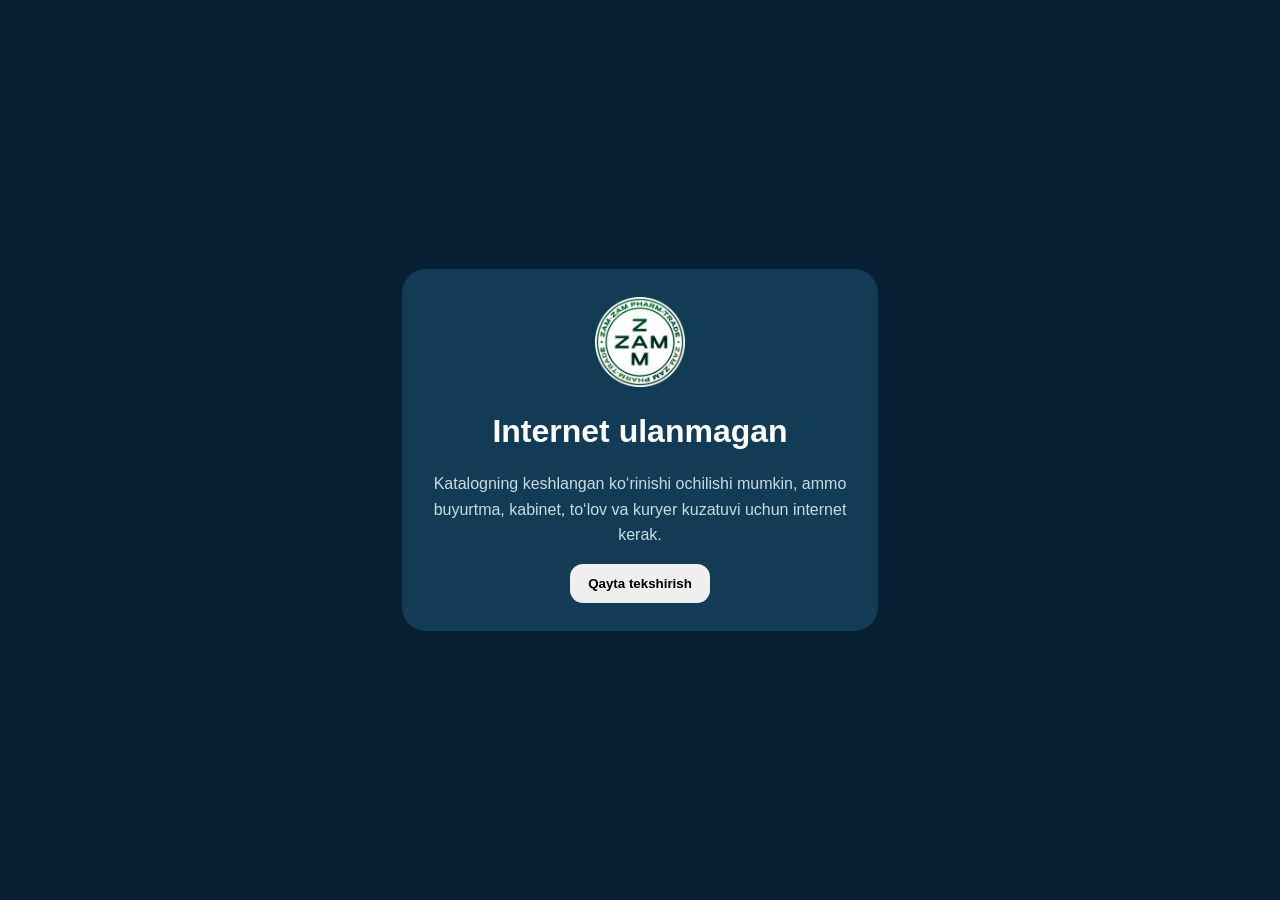
<file: static/offline.html>
<!doctype html><html lang="uz"><head><meta charset="utf-8"><meta name="viewport" content="width=device-width,initial-scale=1"><title>Zam Zam Pharm Trade — Oflayn</title><style>body{font-family:Arial,sans-serif;background:#071f32;color:#fff;display:grid;place-items:center;min-height:100vh;margin:0}.card{max-width:420px;padding:28px;border-radius:24px;background:#123c55;text-align:center}.card img{width:90px;height:90px;border-radius:24px}.card p{color:#c8dce5;line-height:1.6}.card button{border:0;border-radius:13px;padding:12px 18px;font-weight:700}</style></head><body><div class="card"><img src="/assets/zam-zam-icon-192.png" alt="Zam Zam Pharm Trade"><h1>Internet ulanmagan</h1><p>Katalogning keshlangan ko‘rinishi ochilishi mumkin, ammo buyurtma, kabinet, to‘lov va kuryer kuzatuvi uchun internet kerak.</p><button onclick="location.reload()">Qayta tekshirish</button></div></body></html>
</file>
